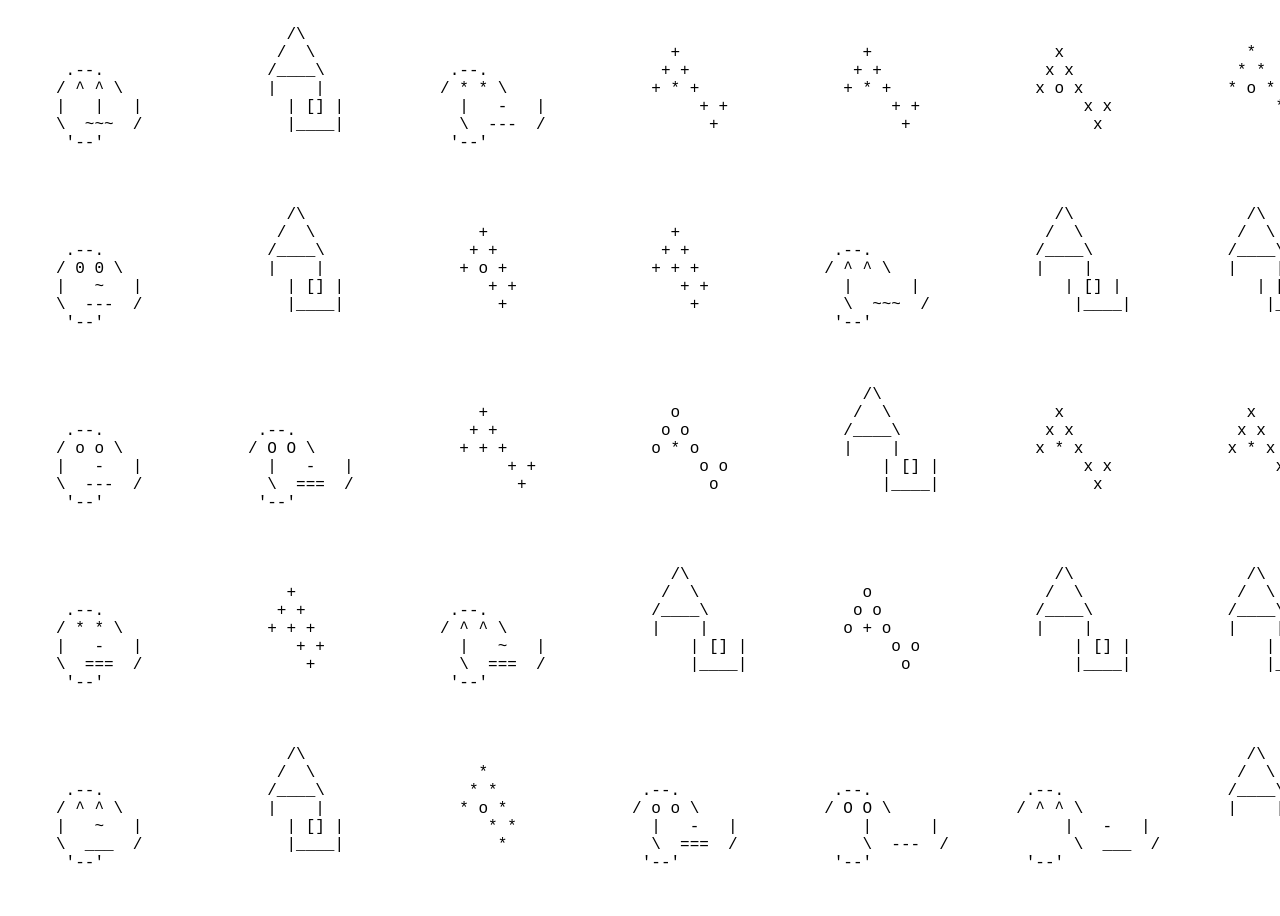
<file: index.html>
<!DOCTYPE html>
<html lang="en">
<head>
    <meta charset="UTF-8">
    <meta name="viewport" content="width=device-width, initial-scale=1.0">
    <title>Infinite ASCII Canvas</title>
    <link rel="stylesheet" href="styles.css">
</head>
<body>
    <div id="container"></div>
    <script src="script.js"></script>
</body>
</html>
</file>
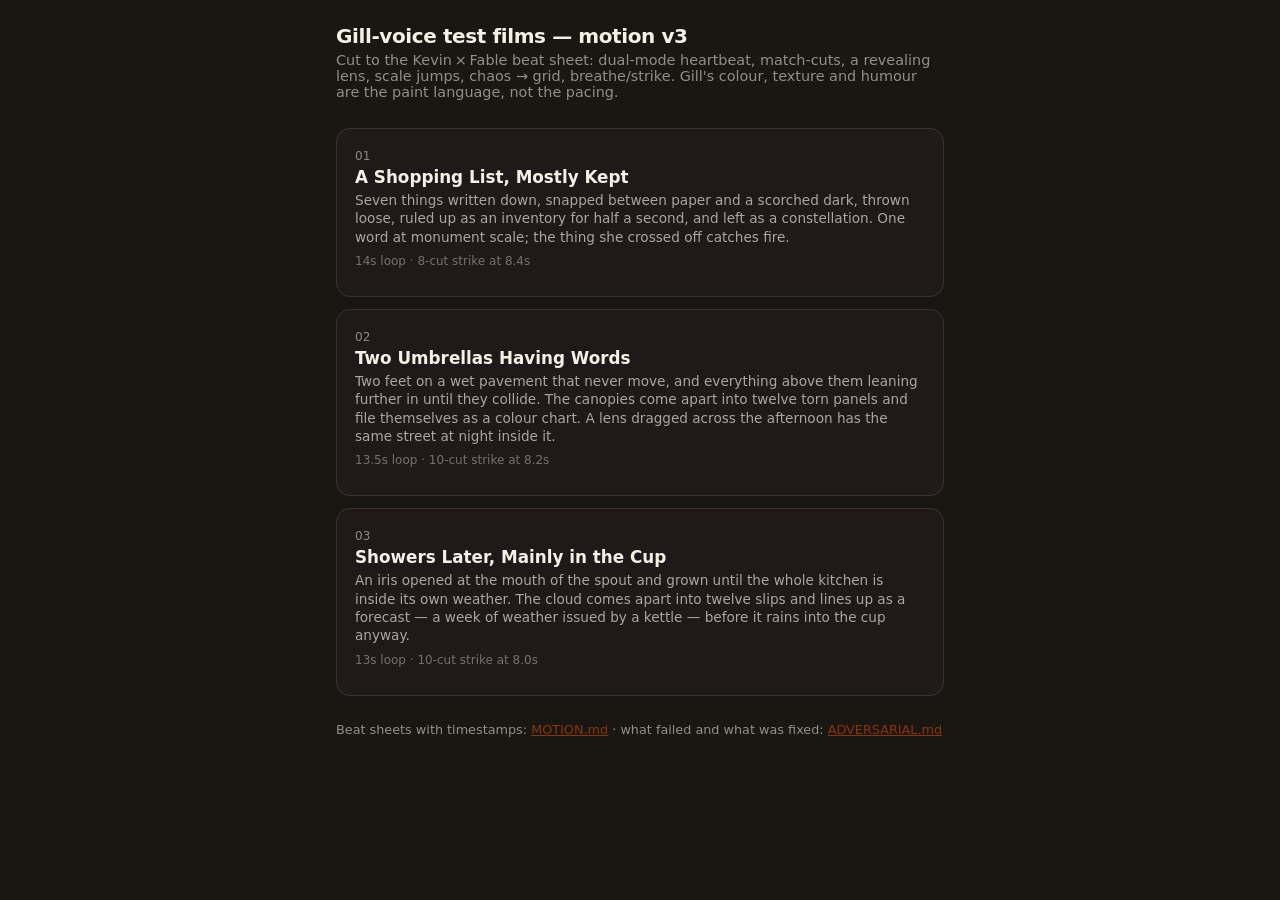
<file: gill-tests/index.html>
<!DOCTYPE html>
<html lang="en">
<head>
<meta charset="utf-8"/>
<meta name="viewport" content="width=device-width,initial-scale=1,viewport-fit=cover"/>
<title>opus-paint tests — Gill voice films</title>
<style>
  *{box-sizing:border-box}
  html,body{margin:0;padding:0;background:#1a1612;color:#F5F0E6;font-family:system-ui,-apple-system,sans-serif}
  main{max-width:640px;margin:0 auto;padding:24px 16px 48px}
  h1{font-size:1.25rem;font-weight:600;margin:0 0 4px;letter-spacing:-0.02em}
  p.sub{margin:0 0 28px;opacity:0.55;font-size:0.9rem}
  a.card{
    display:block;text-decoration:none;color:inherit;
    background:#211919;border:1px solid #3a322c;border-radius:14px;
    padding:16px 18px;margin-bottom:12px;
    transition:border-color .15s, background .15s;
  }
  a.card:active,a.card:hover{border-color:#E34F0C;background:#2a221c}
  .num{display:inline-block;font-size:0.75rem;opacity:0.5;margin-bottom:4px}
  .title{font-size:1.05rem;font-weight:600;margin:0 0 4px}
  .blurb{font-size:0.85rem;opacity:0.65;margin:0;line-height:1.35}
  .dur{font-size:0.75rem;opacity:0.4;margin-top:8px}
</style>
</head>
<body>
<main>
  <h1>Gill-voice test films — motion v3</h1>
  <p class="sub">Cut to the Kevin&thinsp;&times;&thinsp;Fable beat sheet: dual-mode heartbeat,
    match-cuts, a revealing lens, scale jumps, chaos&nbsp;&rarr;&nbsp;grid, breathe/strike.
    Gill's colour, texture and humour are the paint language, not the pacing.</p>

  <a class="card" href="01-shopping-constellation.html">
    <span class="num">01</span>
    <p class="title">A Shopping List, Mostly Kept</p>
    <p class="blurb">Seven things written down, snapped between paper and a scorched
      dark, thrown loose, ruled up as an inventory for half a second, and left as a
      constellation. One word at monument scale; the thing she crossed off catches fire.</p>
    <p class="dur">14s loop &middot; 8-cut strike at 8.4s</p>
  </a>

  <a class="card" href="02-umbrella-argument.html">
    <span class="num">02</span>
    <p class="title">Two Umbrellas Having Words</p>
    <p class="blurb">Two feet on a wet pavement that never move, and everything above
      them leaning further in until they collide. The canopies come apart into twelve
      torn panels and file themselves as a colour chart. A lens dragged across the
      afternoon has the same street at night inside it.</p>
    <p class="dur">13.5s loop &middot; 10-cut strike at 8.2s</p>
  </a>

  <a class="card" href="03-kettle-weather.html">
    <span class="num">03</span>
    <p class="title">Showers Later, Mainly in the Cup</p>
    <p class="blurb">An iris opened at the mouth of the spout and grown until the whole
      kitchen is inside its own weather. The cloud comes apart into twelve slips and
      lines up as a forecast — a week of weather issued by a kettle — before it rains
      into the cup anyway.</p>
    <p class="dur">13s loop &middot; 10-cut strike at 8.0s</p>
  </a>
  <p class="sub" style="margin:26px 0 0;font-size:0.8rem">
    Beat sheets with timestamps: <a href="MOTION.md" style="color:#E34F0C">MOTION.md</a>
    &middot; what failed and what was fixed:
    <a href="ADVERSARIAL.md" style="color:#E34F0C">ADVERSARIAL.md</a>
  </p>
</main>
</body>
</html>
</file>
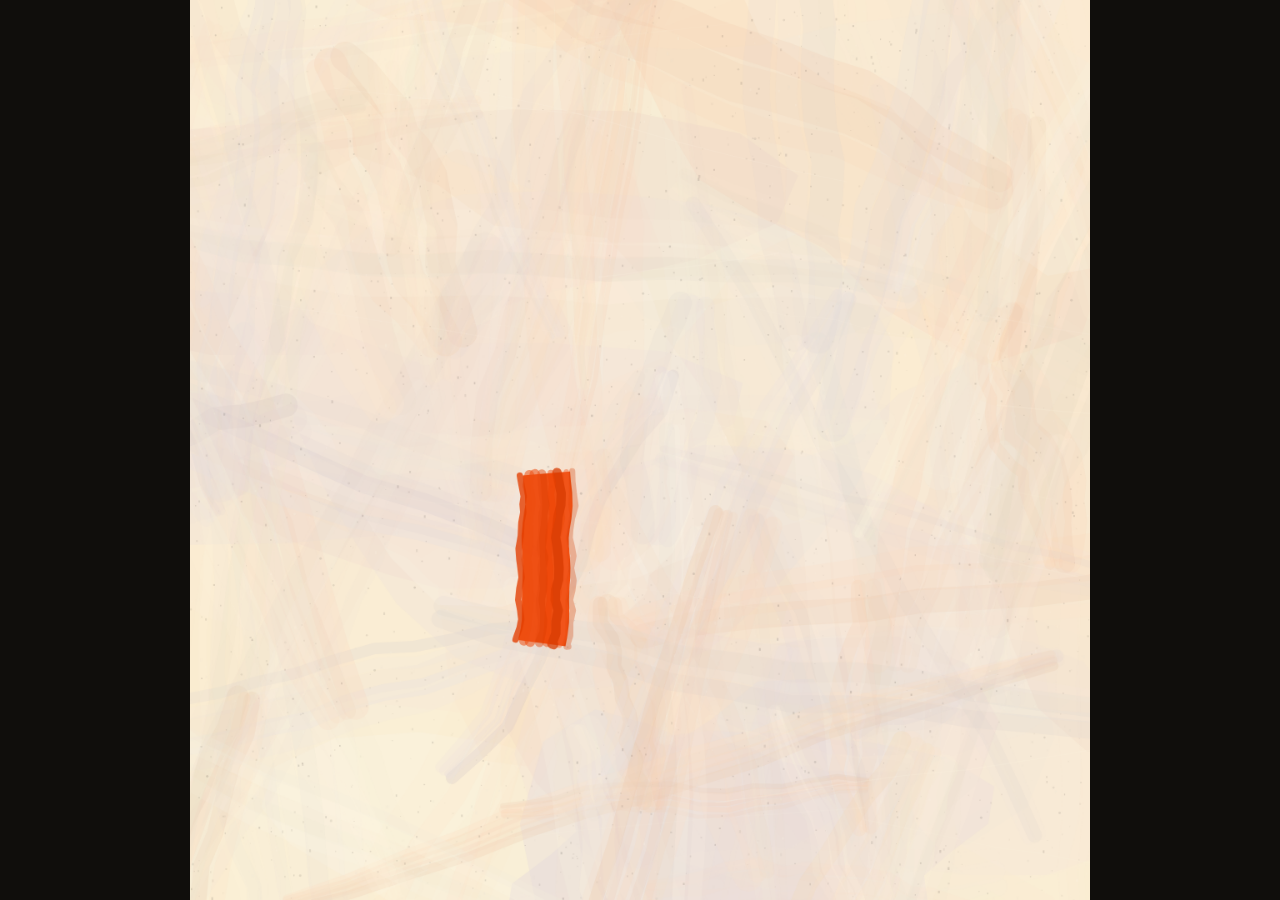
<file: opus-human-condition/index.html>
<!doctype html>
<html lang="en">
<head>
<meta charset="utf-8">
<title>a life in colour</title>
<style>
  html, body { margin:0; height:100%; background:#100e0c; overflow:hidden; }
  body { display:grid; place-items:center; }
  canvas { width:min(100vw,100vh); height:min(100vw,100vh); display:block; }
</style>
</head>
<body>
<canvas id="c" width="1080" height="1080"></canvas>
<script>
"use strict";
/* ---------------------------------------------------------------------------
   a life in colour  —  60.000s, the human condition in Gill Brophy's language
   Every frame is drawn by hand in JavaScript. No images, no fonts, no filters.
   See STYLE.md for the sampled palette and the eight rules this obeys.
--------------------------------------------------------------------------- */

const W = 1080, H = 1080;
const cv  = document.getElementById('c');
const ctx = cv.getContext('2d');

/* --- palette: twelve sampled colours, two structural darks, few accents --- */
const P = {
  cream:'#F9EFD4', warmgrey:'#E2D8DB', peach:'#F4BB8E', vermilion:'#EF4404',
  orange:'#E45728', gold:'#F4B819',    pink:'#DFA3B9',  magenta:'#C8688E',
  turquoise:'#11AFCB', denim:'#4B96BA', night:'#0A517C', leaf:'#38633D',
  ink:'#1D1818', ochre:'#6D4513',
  // accents, all sampled: Moonset sun, Jacob's Pots teal, Small Crowd pale,
  // Fields of Gold earth, the woodland dark, Path to the River sage
  sun:'#F1895C', teal:'#17826B', pale:'#FACFAE', earth:'#8F704E',
  wood:'#2C2D32', sage:'#6F967F', deepred:'#B42408', slate:'#565D56'
};

/* ------------------------------ maths -------------------------------- */
function mulberry32(a){ return function(){ a|=0; a=a+0x6D2B79F5|0;
  let t=Math.imul(a^a>>>15,1|a); t=t+Math.imul(t^t>>>7,61|t)^t;
  return ((t^t>>>14)>>>0)/4294967296; }; }
function R(seed){
  const f = mulberry32(seed>>>0 || 1);
  return { f, r:(a,b)=>a+(b-a)*f(), i:n=>Math.floor(f()*n), pick:a=>a[Math.floor(f()*a.length)] };
}
const clamp  = (v,a,b)=>v<a?a:v>b?b:v;
const smooth = t => (t=clamp(t,0,1), t*t*(3-2*t));
const eout   = t => 1-Math.pow(1-clamp(t,0,1),3);

/* ------------------------------ colour ------------------------------- */
function rgb(c){
  if (typeof c !== 'string') return c;
  return [parseInt(c.slice(1,3),16), parseInt(c.slice(3,5),16), parseInt(c.slice(5,7),16)];
}
function shade(c,a){                       // +1 toward white, -1 toward black
  const p = rgb(c), t = a>0?255:0, k = Math.abs(a);
  return [p[0]+(t-p[0])*k, p[1]+(t-p[1])*k, p[2]+(t-p[2])*k];
}
function mix(a,b,k){
  const p=rgb(a), q=rgb(b);
  return [p[0]+(q[0]-p[0])*k, p[1]+(q[1]-p[1])*k, p[2]+(q[2]-p[2])*k];
}
function css(c,a){
  const p = rgb(c);
  return 'rgba('+(p[0]|0)+','+(p[1]|0)+','+(p[2]|0)+','+(a==null?1:clamp(a,0,1))+')';
}

/* ---------------------------- geometry ------------------------------- */
// a hand-drawn line: gentle bow plus three-octave wobble, never straight
function pathLine(x0,y0,x1,y1,o,rng){
  o = o||{};
  const n = o.n||18, bow = o.bow||0, wb = o.wob==null?4:o.wob;
  const dx = x1-x0, dy = y1-y0, L = Math.hypot(dx,dy)||1;
  const nx = -dy/L, ny = dx/L;
  const p0=rng.r(0,6.28), p1=rng.r(0,6.28), p2=rng.r(0,6.28);
  const f0=0.7+rng.f()*0.8, f1=1.9+rng.f()*1.4, f2=3.7+rng.f()*2.2;
  const pts = [];
  for (let i=0;i<n;i++){
    const u = i/(n-1);
    let off = bow*Math.sin(Math.PI*u);
    off += wb*(0.62*Math.sin(f0*u*6.283+p0) + 0.28*Math.sin(f1*u*6.283+p1)
             + 0.16*Math.sin(f2*u*6.283+p2));
    pts.push({ x:x0+dx*u+nx*off, y:y0+dy*u+ny*off });
  }
  return pts;
}
function trim(pts,k){
  if (k>=1) return pts;
  if (k<=0 || !pts || pts.length<2) return null;
  const L = (pts.length-1)*k, i = Math.floor(L), f = L-i;
  const out = pts.slice(0,i+1);
  if (i+1 < pts.length){
    const a=pts[i], b=pts[i+1];
    out.push({ x:a.x+(b.x-a.x)*f, y:a.y+(b.y-a.y)*f });
  }
  return out.length>1 ? out : null;
}
function bbox(pts){
  let x0=1e9,y0=1e9,x1=-1e9,y1=-1e9;
  for (const p of pts){ if(p.x<x0)x0=p.x; if(p.x>x1)x1=p.x; if(p.y<y0)y0=p.y; if(p.y>y1)y1=p.y; }
  return { x:x0, y:y0, w:x1-x0, h:y1-y0, cx:(x0+x1)/2, cy:(y0+y1)/2 };
}
function poly(c,pts){
  c.beginPath(); c.moveTo(pts[0].x,pts[0].y);
  for (let i=1;i<pts.length;i++) c.lineTo(pts[i].x,pts[i].y);
  c.closePath();
}
function norms(pts){
  const last = pts.length-1, out = [];
  for (let i=0;i<=last;i++){
    const q=pts[Math.min(i+1,last)], s=pts[Math.max(i-1,0)];
    let dx=q.x-s.x, dy=q.y-s.y; const L=Math.hypot(dx,dy)||1;
    out.push({ nx:-dy/L, ny:dx/L });
  }
  return out;
}
// wobbly ellipse — her circles are never compass circles
function ring(cx,cy,rx,ry,rng,o){
  o=o||{};
  const n = o.n||36, wob = o.wob==null?0.035:o.wob, rot=o.rot||0;
  const p0=rng.r(0,6.28), p1=rng.r(0,6.28);
  const f0=2+rng.i(2), f1=3+rng.i(3);
  const pts=[];
  for (let i=0;i<n;i++){
    const a = i/n*6.283;
    const d = 1 + wob*(0.65*Math.sin(f0*a+p0)+0.35*Math.sin(f1*a+p1));
    const x = Math.cos(a)*rx*d, y = Math.sin(a)*ry*d;
    pts.push({ x:cx+x*Math.cos(rot)-y*Math.sin(rot), y:cy+x*Math.sin(rot)+y*Math.cos(rot) });
  }
  return pts;
}
// a block with hand-drawn edges. she has no ruler
function rectPts(x,y,w,h,rng,wob){
  wob = wob==null ? Math.min(Math.abs(w),Math.abs(h))*0.035 : wob;
  const p=[];
  const run=(ax,ay,bx,by,n)=>{ for(let i=0;i<n;i++){ const u=i/n;
    p.push({ x:ax+(bx-ax)*u+rng.r(-wob,wob), y:ay+(by-ay)*u+rng.r(-wob,wob) }); } };
  const n1=Math.max(3,Math.round(Math.abs(w)/70)), n2=Math.max(3,Math.round(Math.abs(h)/70));
  run(x,y,x+w,y,n1); run(x+w,y,x+w,y+h,n2);
  run(x+w,y+h,x,y+h,n1); run(x,y+h,x,y,n2);
  return p;
}
// pointed at both ends: petals, buds, leaves
function almondPts(cx,cy,len,wid,rot,rng,tip){
  const n=16, ca=Math.cos(rot), sa=Math.sin(rot), out=[];
  const hw = u => wid*Math.pow(Math.sin(Math.PI*clamp(u,0,1)), tip==null?0.68:tip);
  for (let i=0;i<=n;i++){
    const u=i/n, x=(u-0.5)*len, y=hw(u);
    out.push({ x:cx+x*ca-y*sa+rng.r(-1.2,1.2), y:cy+x*sa+y*ca+rng.r(-1.2,1.2) });
  }
  for (let i=n;i>=0;i--){
    const u=i/n, x=(u-0.5)*len, y=-hw(u);
    out.push({ x:cx+x*ca-y*sa+rng.r(-1.2,1.2), y:cy+x*sa+y*ca+rng.r(-1.2,1.2) });
  }
  return out;
}
// smooth silhouette through keypoints — for bottles and pots
function profAt(list,u){
  for (let i=0;i<list.length-1;i++){
    if (u <= list[i+1][0]){
      const a=list[i], b=list[i+1];
      const f=(u-a[0])/Math.max(1e-6,b[0]-a[0]);
      return a[1]+(b[1]-a[1])*(0.5-0.5*Math.cos(f*Math.PI));
    }
  }
  return list[list.length-1][1];
}

/* ------------------------- painterly primitives ---------------------- */
// a loaded brush: a solid tapered core, then bristle grain on top of it
function bristle(c,pts,w,col,rng,o){
  if (!pts || pts.length<2) return;
  o = o||{};
  const alpha = o.alpha==null?0.85:o.alpha;
  const tone  = o.tone==null?0.14:o.tone;
  const last  = pts.length-1;
  const nm    = norms(pts);
  const tp    = o.taper!==false;
  const fall  = i => tp ? 0.40+0.60*Math.sin(Math.PI*clamp(i/Math.max(1,last),0,1)) : 1;

  if (o.core!==false){
    const hw = w*(o.coreW==null?0.86:o.coreW)*0.5;
    c.fillStyle = css(col, alpha*(o.coreA==null?0.95:o.coreA));
    c.beginPath();
    for (let i=0;i<=last;i++){
      const p=pts[i], n=nm[i], h=hw*fall(i);
      const x=p.x+n.nx*h, y=p.y+n.ny*h;
      i ? c.lineTo(x,y) : c.moveTo(x,y);
    }
    for (let i=last;i>=0;i--){
      const p=pts[i], n=nm[i], h=hw*fall(i);
      c.lineTo(p.x-n.nx*h, p.y-n.ny*h);
    }
    c.closePath(); c.fill();
  }
  const bn  = o.bristles || clamp(Math.round(w/5)+2,3,11);
  const jit = o.jitter==null?w*0.07:o.jitter;
  c.lineCap = o.cap||'round'; c.lineJoin='round';
  for (let b=0;b<bn;b++){
    const u = bn===1?0:(b/(bn-1)-0.5);
    c.strokeStyle = css(shade(col,(rng.f()-0.5)*2*tone), alpha*rng.r(0.3,0.85));
    c.lineWidth = Math.max(0.7,(w/bn)*rng.r(0.7,1.6));
    c.beginPath();
    for (let i=0;i<=last;i++){
      const p=pts[i], n=nm[i];
      const e = u*w*0.94*fall(i) + (rng.f()-0.5)*jit;
      const x = p.x+n.nx*e, y = p.y+n.ny*e;
      i ? c.lineTo(x,y) : c.moveTo(x,y);
    }
    c.stroke();
  }
}
// dark flecks laid into the paint (Small Crowd, Mirror Mirror, Growth)
function speckle(c,bb,col,n,rng,o){
  o=o||{};
  const amin=o.amin==null?0.10:o.amin, amax=o.amax==null?0.42:o.amax;
  for (let i=0;i<n;i++){
    const x = bb.x+rng.f()*bb.w, y = bb.y+rng.f()*bb.h;
    const s = rng.r(o.smin||0.8, o.smax||2.8);
    c.fillStyle = css(shade(col,(rng.f()-0.5)*0.3), rng.r(amin,amax));
    if (rng.f()<0.18) { c.beginPath(); c.arc(x,y,s*0.7,0,6.283); c.fill(); }
    else c.fillRect(x,y,s,s*rng.r(0.7,1.7));
  }
}
// sgraffito: fine lines raked back through paint that is still wet
function scratch(c,bb,col,n,rng,o){
  o=o||{};
  for (let i=0;i<n;i++){
    const x = bb.x+rng.f()*bb.w, y = bb.y+rng.f()*bb.h;
    const len = rng.r(o.lmin||bb.w*0.12, o.lmax||bb.w*0.5);
    const a  = (o.ang==null?0:o.ang)+rng.r(-0.22,0.22);
    const pts = pathLine(x,y,x+Math.cos(a)*len,y+Math.sin(a)*len,{n:8,wob:rng.r(1,4)},rng);
    c.strokeStyle = css(col, rng.r(o.amin||0.10,o.amax||0.40));
    c.lineWidth = rng.r(0.6,1.9); c.lineCap='round';
    c.beginPath(); c.moveTo(pts[0].x,pts[0].y);
    for (let j=1;j<pts.length;j++) c.lineTo(pts[j].x,pts[j].y);
    c.stroke();
  }
}
// fill a shape the way she fills one: base coat, then short loaded patches
// with real ends and a wide tonal spread. a minority run across the grain.
function paintShape(c,pts,col,rng,o){
  o=o||{};
  const bb = bbox(pts);
  c.save();
  poly(c,pts); c.clip();
  c.fillStyle = css(shade(col,-0.04), o.base==null?1:o.base);
  c.fillRect(bb.x-3,bb.y-3,bb.w+6,bb.h+6);
  const dir0 = o.dir==null?Math.PI/2:o.dir;
  const diag = Math.hypot(bb.w,bb.h);
  const n = o.strokes || clamp(Math.round(bb.w*bb.h/2200),8,120);
  for (let i=0;i<n;i++){
    const cross = rng.f() < (o.cross==null?0.24:o.cross);
    const dir = dir0 + (cross?1.5708:0) + rng.r(-0.34,0.34);
    const dxu = Math.cos(dir), dyu = Math.sin(dir);
    const len = diag*rng.r(0.15, o.long==null?0.58:o.long);
    const mx  = bb.x+rng.f()*bb.w, my = bb.y+rng.f()*bb.h;
    const pl  = pathLine(mx-dxu*len/2,my-dyu*len/2,mx+dxu*len/2,my+dyu*len/2,
                         {n:9,wob:rng.r(1,1+len*0.05)},rng);
    const cc  = o.mixWith ? mix(col,o.mixWith,rng.f()*(o.mixK==null?0.5:o.mixK)) : col;
    bristle(c,pl,rng.r(o.bw||9,(o.bw||9)*2.6),
            shade(cc,(rng.f()-0.5)*2*(o.tone==null?0.2:o.tone)),rng,
            { alpha:rng.r(0.22,0.9), bristles:3, tone:0.1,
              core:rng.f()<0.6, coreA:0.7, jitter:2 });
  }
  if (o.speck) speckle(c,bb,o.speckCol||P.ink,o.speck,rng,{amin:0.06,amax:0.32});
  if (o.crack) scratch(c,bb,o.crackCol||P.ink,o.crack,rng,
                       {ang:o.crackAng==null?1.5708:o.crackAng,amin:0.1,amax:0.34,
                        lmin:bb.h*0.06,lmax:bb.h*0.3});
  if (o.scratch) scratch(c,bb,o.scratchCol||shade(col,0.55),o.scratch,rng,{ang:o.scratchAng||0});
  c.restore();
}
// edge treatment 1: a loaded ink contour of visibly varying width
function inkContour(c,pts,w,col,rng,k,o){
  o=o||{};
  const closed = pts.concat([pts[0]]);
  const cut = Math.max(2,Math.round(closed.length*clamp(k==null?1:k,0,1)));
  const seg = closed.slice(0,cut);
  for (let i=0;i<seg.length-1;i++){
    const a=seg[i], b=seg[i+1];
    c.strokeStyle = css(shade(col,(rng.f()-0.5)*0.22), rng.r(o.amin||0.55,o.amax||0.95));
    c.lineWidth = w*rng.r(0.5,1.8);
    c.lineCap='round';
    c.beginPath();
    c.moveTo(a.x+(rng.f()-0.5)*w*0.5, a.y+(rng.f()-0.5)*w*0.5);
    c.lineTo(b.x+(rng.f()-0.5)*w*0.5, b.y+(rng.f()-0.5)*w*0.5);
    c.stroke();
  }
}
// edge treatment 2: a soft charcoal bloom pushed outward, no line at all.
// clipped to the outside of the shape, so it never muddies what it surrounds.
// broad overlapping dabs at low alpha, thicker in some places than others.
function charcoalHalo(c,pts,spread,col,rng,alpha){
  const a = alpha==null?0.3:alpha;
  const bb = bbox(pts);
  c.save();
  c.beginPath();
  c.rect(0,0,W,H);
  c.moveTo(pts[0].x,pts[0].y);
  for (let i=1;i<pts.length;i++) c.lineTo(pts[i].x,pts[i].y);
  c.closePath();
  c.clip('evenodd');
  // the bloom itself: the shape swollen outward in thin coats, so the
  // darkness falls away smoothly instead of sitting in a ring
  const m = Math.max(bb.w,bb.h)||1;
  for (let pass=6; pass>=1; pass--){
    const g = pass/6;
    const s = 1 + (spread*2.1*g)/m;
    c.save();
    c.translate(bb.cx,bb.cy); c.scale(s,s); c.translate(-bb.cx,-bb.cy);
    poly(c,pts);
    c.fillStyle = css(col, a*0.17*(1.15-g));
    c.fill();
    c.restore();
  }
  // and grain scattered through it, so it reads as charcoal and not as glow
  const n = clamp(Math.round((bb.w+bb.h)/8),30,180);
  for (let i=0;i<n;i++){
    const t = i/n*pts.length;
    const j = Math.floor(t)%pts.length, f = t-Math.floor(t);
    const p = pts[j], q = pts[(j+1)%pts.length];
    const mx = p.x+(q.x-p.x)*f, my = p.y+(q.y-p.y)*f;
    let dx = mx-bb.cx, dy = my-bb.cy;
    const L = Math.hypot(dx,dy)||1; dx/=L; dy/=L;
    const e = rng.r(-spread*0.1, spread*1.05);
    const s = rng.r(spread*0.06, spread*0.3);
    c.fillStyle = css(col, a*rng.r(0.1,0.5)*(1-clamp(e/spread,0,1)*0.8));
    c.beginPath();
    c.ellipse(mx+dx*e, my+dy*e, s, s*rng.r(0.6,1.5), rng.r(0,3.14), 0, 6.283);
    c.fill();
  }
  c.restore();
}
// one continuous charcoal line right round a shape, weight varying as it goes
function contourLine(c,pts,w,col,rng,k,alpha){
  const t = trim(pts.concat([pts[0]]), k==null?1:k);
  if (!t) return;
  bristle(c,t,w,col,rng,{ alpha:alpha==null?0.82:alpha, bristles:2, tone:0.22,
                          taper:false, jitter:w*0.55, coreA:0.88 });
}
// gravity left in the picture (Moonset)
function drip(c,x,y,len,w,col,rng,k){
  const L = len*clamp(k,0,1);
  const pts = pathLine(x,y,x+rng.r(-5,5),y+L,{n:12,wob:1.4},rng);
  bristle(c,pts,w,col,rng,{alpha:0.5,bristles:2,taper:false,jitter:w*0.3,coreA:0.6});
  if (k>0.85){
    c.fillStyle = css(shade(col,-0.1),0.45);
    c.beginPath(); c.arc(pts[pts.length-1].x,pts[pts.length-1].y,w*0.55,0,6.283); c.fill();
  }
}
// paint arriving with a ragged edge, never a hard wipe
function revealClip(c,x0,x1,bot,top,k,rng){
  const y = bot-(bot-top)*smooth(clamp(k,0,1));
  const p = [{x:x0,y:bot+30},{x:x1,y:bot+30}];
  for (let i=0;i<=9;i++){
    const u = 1-i/9;
    p.push({ x:x0+(x1-x0)*u, y:y+rng.r(-22,22) });
  }
  poly(c,p); c.clip();
}

/* ------------------------------ grounds ------------------------------ */
// never a flat fill: broad patches of mixed colour, then scumble both ways
function ground(c,cols,rng,o){
  o = o||{};
  c.fillStyle = css(cols[0]); c.fillRect(0,0,W,H);
  const np = o.patches==null?28:o.patches;
  for (let i=0;i<np;i++){
    const pp = ring(rng.r(-90,W+90),rng.r(-90,H+90),rng.r(130,440),rng.r(100,400),rng,{n:22,wob:0.3});
    const b2 = bbox(pp);
    c.save(); poly(c,pp); c.clip();
    c.fillStyle = css(mix(rng.pick(cols),rng.pick(cols),rng.f()), rng.r(0.12,0.45));
    c.fillRect(b2.x,b2.y,b2.w,b2.h);
    c.restore();
  }
  const dir = o.dir==null?Math.PI/2:o.dir;
  const n = o.strokes||100;
  for (let i=0;i<n;i++){
    const col = mix(rng.pick(cols), rng.pick(cols), rng.f());
    const cross = rng.f() < (o.cross==null?0.3:o.cross);
    const d = dir + (cross?1.5708:0) + rng.r(-(o.spread==null?0.3:o.spread),(o.spread==null?0.3:o.spread));
    const len = rng.r(H*0.22,H*0.95);
    const mx  = rng.r(-60,W+60), my = rng.r(-60,H+60);
    const pl  = pathLine(mx-Math.cos(d)*len/2,my-Math.sin(d)*len/2,
                         mx+Math.cos(d)*len/2,my+Math.sin(d)*len/2,
                         {n:14,wob:rng.r(3,18)},rng);
    bristle(c,pl,rng.r(30,110),col,rng,
            { alpha:rng.r(0.10,0.4), bristles:rng.i(3)+3, tone:0.1, core:false });
  }
  const full = { x:0, y:0, w:W, h:H, cx:W/2, cy:H/2 };
  if (o.speck !== 0) speckle(c,full,o.speckCol||P.ink,o.speck||1800,rng,{amin:0.03,amax:0.14,smin:0.7,smax:2.2});
  if (o.light !== 0) speckle(c,full,shade(cols[0],0.5),o.light||900,rng,{amin:0.04,amax:0.18,smin:0.8,smax:2.6});
  if (o.scratch) scratch(c,full,o.scratchCol||shade(cols[0],0.4),o.scratch,rng,
                         {ang:o.scratchAng||0,amin:0.04,amax:0.16});
}

/* --------------------------- her vocabulary -------------------------- */
// a slab person: tapered column, round head on top, no feet, no hands
function slabPts(x,top,bot,wTop,wBot,rng){
  const p=[];
  const wob = ()=> (rng.f()-0.5)*wTop*0.09;
  const capH = wTop*0.32;
  for (let i=0;i<=10;i++){
    const u=i/10, a=Math.PI*(1-u);
    p.push({ x:x+Math.cos(a)*(wTop/2)+wob(), y:top+capH-Math.sin(a)*capH+wob() });
  }
  for (let i=1;i<=13;i++){
    const u=i/13;
    p.push({ x:x+(wTop/2)+((wBot-wTop)/2)*u+wob(), y:top+capH+(bot-top-capH)*u });
  }
  for (let i=1;i<=4;i++){ const u=i/4; p.push({ x:x+wBot/2-wBot*u, y:bot+wob()*2 }); }
  for (let i=1;i<13;i++){
    const u=1-i/13;
    p.push({ x:x-((wTop/2)+((wBot-wTop)/2)*u)+wob(), y:top+capH+(bot-top-capH)*u });
  }
  return p;
}
function slabFigure(c,o,rng,k){
  k = k==null?1:k;
  if (k<=0) return;
  const w = o.w, r = w*(o.headR==null?0.46:o.headR);
  const headY = o.headY, bot = o.bot;
  // the head sits straight on the shoulders. she never paints a neck
  const bodyTop = headY + r*(o.sit==null?0.74:o.sit);
  const body = slabPts(o.x, bodyTop, bot, w*(o.taper==null?0.9:o.taper), w*(o.flare==null?1.05:o.flare), rng);
  const head = ring(o.x+(o.headDx||0), headY, r, r*rng.r(1.0,1.13), rng, {n:28,wob:0.055});
  const col  = o.col||P.peach;
  const sp   = o.speck==null?Math.round(w*0.5):o.speck;

  c.save();
  revealClip(c, o.x-w*1.5, o.x+w*1.5, bot+8, Math.min(headY-r*1.25,bodyTop), k, rng);
  c.globalAlpha = clamp(k*2.4,0,1);

  if (o.halo) charcoalHalo(c,body,o.halo,P.ink,rng,0.24);
  paintShape(c,body,col,rng,{ dir:Math.PI/2, bw:7, tone:0.17, long:0.5,
                              mixWith:o.mixWith||shade(col,0.26), mixK:0.6,
                              speck:sp, speckCol:P.ink,
                              crack:o.crack||0, crackAng:0.1 });
  if (o.ink!==false) inkContour(c,body,o.inkW||3.1,o.inkCol||P.ink,rng,1,{amin:0.35,amax:0.85});
  paintShape(c,head,mix(col,shade(col,0.14),0.5),rng,{ dir:1.1, bw:6, tone:0.14, long:0.55,
                              speck:Math.round(sp*0.45), speckCol:P.ink });
  if (o.ink!==false) inkContour(c,head,o.inkW||3.1,o.inkCol||P.ink,rng,1,{amin:0.35,amax:0.85});
  if (o.face) face(c,{ x:o.x+(o.headDx||0), y:headY, r:r },rng,o.face);
  c.restore();
}
// three marks and no more: dot eyes, a line mouth, a blushed cheek
function face(c,o,rng,k){
  k = clamp(k,0,1);
  const r = o.r;
  if (k>0.05){
    const a = clamp((k-0.05)/0.3,0,1);
    for (const s of [-1,1]){
      c.fillStyle = css(P.magenta, 0.32*a);
      c.beginPath(); c.ellipse(o.x+s*r*0.52, o.y+r*0.18, r*0.27, r*0.19, 0, 0, 6.283); c.fill();
      c.fillStyle = css(P.magenta, 0.17*a);
      c.beginPath(); c.ellipse(o.x+s*r*0.52, o.y+r*0.18, r*0.37, r*0.27, 0, 0, 6.283); c.fill();
    }
  }
  if (k>0.28){
    const a = clamp((k-0.28)/0.3,0,1);
    for (const s of [-1,1]){
      c.fillStyle = css(P.ink, 0.88*a);
      c.beginPath();
      c.ellipse(o.x+s*r*0.27+rng.r(-1.5,1.5), o.y-r*0.13,
                r*0.075*rng.r(0.85,1.2), r*0.092, rng.r(-0.3,0.3), 0, 6.283);
      c.fill();
    }
  }
  if (k>0.58){
    const a = clamp((k-0.58)/0.3,0,1);
    const mp = pathLine(o.x-r*0.23, o.y+r*0.43, o.x+r*0.23, o.y+r*0.43, {n:9,bow:r*0.14,wob:1.2}, rng);
    bristle(c,mp,3.0,P.ink,rng,{alpha:0.85*a,bristles:2,coreA:0.9});
  }
}
// tulips: petals splaying from where the stem ends. small spread = an upright
// bud, wide spread = an open head hanging over. both get an ink contour.
function tulipHead(c,o,rng,k){
  k = clamp(k==null?1:k,0,1);
  if (k<=0.02) return;
  const g = eout(k);
  const r = o.r*(0.5+0.5*g);
  const open = (o.open==null?0.3:o.open);
  const np = o.petals||3;
  const axis = o.rot||0;
  const col = o.col||P.orange;
  const set = [];
  for (let i=0;i<np;i++){
    const spread = np>1 ? (i-(np-1)/2)/(np-1) : 0;
    const a   = axis + spread*(0.40+open*1.45);
    // narrow, pointed, and longest down the middle: a tulip, not a daisy
    const len = r*(1.14-Math.abs(spread)*0.34)*rng.r(0.93,1.07);
    const wid = r*(0.20+open*0.10)*rng.r(0.88,1.12);
    const mx = o.cx+Math.cos(a)*len*0.46, my = o.cy+Math.sin(a)*len*0.46;
    set.push({ pts:almondPts(mx,my,len,wid,a,rng,0.88), a });
  }
  for (const q of set){
    paintShape(c,q.pts,col,rng,{ dir:q.a, bw:6, tone:0.22, long:0.7, cross:0.14,
                                 mixWith:o.mixWith||P.vermilion, mixK:0.7,
                                 speck:7, speckCol:P.deepred });
    // the darker throat, at the end nearest the stem
    c.save(); poly(c,q.pts); c.clip();
    const th = almondPts(o.cx+Math.cos(q.a)*r*0.16, o.cy+Math.sin(q.a)*r*0.16,
                         r*0.56, r*0.13, q.a, rng, 0.9);
    paintShape(c,th,shade(col,-0.42),rng,{ dir:q.a, bw:5, base:0.5, strokes:7 });
    c.restore();
  }
  for (const q of set) contourLine(c,q.pts,o.inkW||3.2,P.ink,rng,1,0.85);
  if (o.filament){
    for (let i=0;i<5;i++){
      const a = axis+rng.r(-0.5,0.5);
      const pl = pathLine(o.cx,o.cy,o.cx+Math.cos(a)*r*rng.r(0.5,1.0),
                                    o.cy+Math.sin(a)*r*rng.r(0.5,1.0),{n:8,wob:3},rng);
      bristle(c,pl,1.8,P.gold,rng,{alpha:rng.r(0.3,0.7),bristles:1,coreA:0.9});
    }
  }
}
function stem(c,o,rng,k){
  const pts = pathLine(o.x0,o.y0,o.x1,o.y1,{n:22,bow:o.bow||0,wob:o.wob==null?5:o.wob},rng);
  const t = trim(pts,k);
  if (!t) return;
  bristle(c,t,o.w||11,o.col||P.leaf,rng,{alpha:0.92,bristles:4,tone:0.2,taper:false,coreA:0.95});
  inkContour(c,t,2.0,P.ink,rng,1,{amin:0.2,amax:0.55});
  if (o.leaf && k>0.5){
    const lk = clamp((k-0.5)/0.5,0,1);
    const i = Math.floor(t.length*0.55), p = t[i]||t[0];
    const dir = o.leafDir==null?-0.7:o.leafDir;
    const len = 190*lk, wid = 30*lk;
    const lp = almondPts(p.x+Math.cos(dir)*len*0.45, p.y+Math.sin(dir)*len*0.45,
                         len, wid, dir, rng, 0.6);
    paintShape(c,lp,mix(P.leaf,P.sage,0.45),rng,{dir:dir,bw:5,strokes:12,long:0.8});
    contourLine(c,lp,2.4,P.ink,rng,1,0.5);
  }
}
// the broad five-petal flower with a white star centre (Flora — In the Pink)
function petalFlower(c,o,rng,k){
  k = clamp(k,0,1);
  if (k<=0.02) return;
  const n = o.n||5, Rr = o.r;
  // a big flower can be laid petal by petal, each one a mark of its own, so
  // the paint dries as it goes instead of being redrawn whole every frame
  const one = o.only==null ? -1 : o.only;
  const petals = [];
  if (!o.coreOnly) for (let i=(one<0?0:one); i<=(one<0?n-1:one); i++){
    const a  = (i/n)*6.283 + (o.rot||0);
    const kk = one<0 ? clamp((k-i*0.055)/0.55,0,1) : k;
    if (kk<=0.02) continue;
    const g  = eout(kk);
    const len = Rr*g*rng.r(0.95,1.1), wid = Rr*0.56*g*rng.r(0.9,1.12);
    const cx = o.cx+Math.cos(a)*len*0.54, cy = o.cy+Math.sin(a)*len*0.54;
    const pp = almondPts(cx,cy,len*1.02,wid,a,rng,0.42);
    petals.push({pp,a,g});
  }
  // the big ones get the smudged bloom; daisies are too small to want one
  if (!o.small) for (const q of petals) charcoalHalo(c,q.pp,34,P.ink,rng,0.42);
  for (const q of petals){
    paintShape(c,q.pp,o.col||P.pink,rng,{ dir:q.a, bw:7, tone:0.15, long:0.8, cross:0.1,
                                          mixWith:shade(o.col||P.pink,0.42), mixK:0.75,
                                          strokes:o.small?10:30 });
    c.save(); poly(c,q.pp); c.clip();
    for (let j=0;j<(o.small?4:11);j++){
      const sp = rng.r(-0.3,0.3);
      const L  = Rr*rng.r(0.3,0.8)*q.g;
      const pl = pathLine(o.cx,o.cy,o.cx+Math.cos(q.a+sp)*L,o.cy+Math.sin(q.a+sp)*L,{n:10,wob:3},rng);
      bristle(c,pl,rng.r(7,20),o.hot||P.magenta,rng,
              {alpha:rng.r(0.3,0.7),bristles:3,tone:0.18,core:false});
    }
    c.restore();
  }
  // the pale radiating centre, put in once the petals are there
  const a = o.coreOnly ? k : (one<0 ? clamp((k-0.5)/0.4,0,1) : 0);
  if (a>0.02){
    for (let j=0;j<(o.small?4:9);j++){
      const ang = rng.r(0,6.283), L = Rr*rng.r(0.06,0.3);
      const pl = pathLine(o.cx,o.cy,o.cx+Math.cos(ang)*L,o.cy+Math.sin(ang)*L,{n:6,wob:2},rng);
      bristle(c,pl,rng.r(4,13),shade(P.cream,0.58),rng,{alpha:0.85*a,bristles:2});
    }
  }
}
// bottles and pots as overlapping contours — you see through one into the next
const PROFILES = {
  bottle: [[0,0.90],[0.10,1.0],[0.40,0.96],[0.54,0.52],[0.66,0.26],[0.92,0.24],[1,0.30]],
  pot:    [[0,0.60],[0.20,0.93],[0.52,1.0],[0.80,0.85],[1,0.70]],
  vase:   [[0,0.40],[0.18,0.86],[0.44,1.0],[0.66,0.90],[0.86,0.46],[1,0.54]],
  bowl:   [[0,0.34],[0.42,0.70],[0.78,0.94],[1,1.0]],
  tumbler:[[0,0.86],[0.5,0.92],[1,0.99]]
};
function vesselPts(o,rng){
  const list = PROFILES[o.shape||'bottle'];
  const n = 40, left = [], right = [];
  for (let i=0;i<=n;i++){
    const u = i/n;
    const r = o.w*profAt(list,u)*0.5*(1+0.012*Math.sin(u*13+o.cx*0.01));
    const y = o.baseY - o.h*u;
    left.push({ x:o.cx-r+rng.r(-2,2), y:y+rng.r(-1.5,1.5) });
    right.push({ x:o.cx+r+rng.r(-2,2), y:y+rng.r(-1.5,1.5) });
  }
  return left.concat(right.reverse());
}
function vessel(c,o,rng,k){
  const pts = o.pts || vesselPts(o,rng);
  if (o.wash){
    c.save(); poly(c,pts); c.clip();
    c.globalAlpha = clamp(k*1.6,0,1);
    paintShape(c,pts,o.col||P.warmgrey,rng,{ dir:Math.PI/2, bw:11, base:o.washA==null?0.62:o.washA,
                                             strokes:30, tone:0.14, long:0.75, cross:0.16 });
    // one pale highlight down the shoulder, as glass gets
    const bb = bbox(pts);
    const hl = pathLine(bb.x+bb.w*0.3,bb.y+bb.h*0.12,bb.x+bb.w*0.24,bb.y+bb.h*0.88,{n:14,wob:6},rng);
    bristle(c,hl,bb.w*0.11,shade(P.cream,0.5),rng,{alpha:0.3,bristles:3,core:false});
    c.restore();
  }
  c.globalAlpha = clamp(k*1.4,0,1);
  contourLine(c,pts,o.inkW||4.2,o.inkCol||'#33302E',rng,k,0.85);
  c.globalAlpha = 1;
  return pts;
}
// the disc: sun, moon, fruit, a tree's head, or a head behind bars
function disc(c,o,rng,k){
  k = clamp(k,0,1);
  if (k<=0.02) return null;
  const r = o.r*(0.84+0.16*eout(k));
  const pts = ring(o.cx,o.cy,r,r*rng.r(0.97,1.03),rng,{n:o.n||44,wob:o.wob==null?0.025:o.wob});
  c.save();
  c.globalAlpha = clamp(k*1.9,0,1);
  if (o.halo) charcoalHalo(c,pts,o.halo,o.haloCol||P.ink,rng,0.34);
  paintShape(c,pts,o.col,rng,{ dir:o.dir==null?0.5:o.dir, bw:o.bw||9, tone:0.19, long:0.55,
                               mixWith:o.mixWith, mixK:o.mixK==null?0.7:o.mixK,
                               speck:o.speck||0, speckCol:P.ink,
                               scratch:o.scratch||0, scratchCol:o.scratchCol, scratchAng:o.scratchAng });
  if (o.ink) inkContour(c,pts,o.inkW||3.4,P.ink,rng,1,{amin:0.4,amax:0.88});
  c.restore();
  return pts;
}

/* ============================== SCENES ============================== */
/* Each scene is a list of marks in painting order. A mark is
   { at, grow, seed, f(ctx,k,rng) } with at/grow in seconds of scene time.
   Completed marks are baked into the scene's buffer, so paint accumulates
   the way paint does and the per-frame cost stays small. */

function builder(base){
  const marks = []; let n = 0;
  return {
    marks,
    add(at,grow,f){ marks.push({ at, grow, seed:(base*7919 + (++n)*104729)>>>0, f }); }
  };
}

const SCENES = [];

/* --- 1. ALONE / FIRST MARK --------------------------------------- 6.0s */
const OPEN_GROUND = c => ground(c,[P.cream,P.warmgrey,P.pale,shade(P.cream,0.4)],R(101),
                                { dir:Math.PI/2, spread:0.5, cross:0.34, strokes:96, patches:34,
                                  speck:1500, light:1100, scratch:20, scratchAng:0.05 });
SCENES.push({
  name:'alone / first mark', dur:6.0,
  ground: OPEN_GROUND,
  build(){
    const b = builder(1);
    // the first colour: one vermilion stroke, laid slowly, unsure
    b.add(1.00,1.45,(c,k,rng)=>{
      const pl = pathLine(430,568,438,884,{n:26,bow:10,wob:7},rng);
      bristle(c,trim(pl,k),66,P.vermilion,rng,
              {alpha:0.95,bristles:8,tone:0.17,taper:false,jitter:4,coreA:0.98});
    });
    b.add(2.55,0.80,(c,k,rng)=>{
      const hd = ring(430,520,54,60,rng,{n:28,wob:0.055});
      c.globalAlpha = clamp(k*1.8,0,1);
      paintShape(c,hd,mix(P.peach,P.pale,0.4),rng,{dir:1.0,bw:6,speck:12,speckCol:P.ink,long:0.6});
      c.globalAlpha = 1;
    });
    b.add(3.30,0.95,(c,k,rng)=>{
      const bd = slabPts(434,556,884,76,88,rng);
      const hd = ring(430,520,54,60,rng,{n:28,wob:0.055});
      inkContour(c,bd,3.4,P.ink,rng,k,{amin:0.3,amax:0.8});
      inkContour(c,hd,3.1,P.ink,rng,clamp(k*1.5,0,1),{amin:0.3,amax:0.8});
    });
    b.add(4.00,0.85,(c,k,rng)=>{   // the shadow it stands in
      c.globalAlpha = k;
      const sh = ring(436,892,98,18,rng,{n:24,wob:0.17});
      paintShape(c,sh,P.ink,rng,{dir:0,bw:6,base:0.15,strokes:8,tone:0.1});
      const bd = slabPts(434,556,884,76,88,rng);
      c.save(); poly(c,bd); c.clip();
      speckle(c,bbox(bd),P.ink,60,rng,{amin:0.06,amax:0.26});
      c.restore();
      c.globalAlpha = 1;
    });
    // far off to the right: somebody else exists
    b.add(4.55,1.20,(c,k,rng)=>{
      c.globalAlpha = 0.36*clamp(k,0,1);
      slabFigure(c,{ x:816, headY:700, bot:884, w:46, col:P.peach, ink:true, inkW:2.2, speck:10 },rng,1);
      c.globalAlpha = 1;
    });
    return b.marks;
  }
});

/* --- 2. CROWD / BELONGING --------------------------------------- 6.5s */
SCENES.push({
  name:'crowd / belonging', dur:6.5,
  ground: c => ground(c,[P.vermilion,'#D52E04',P.deepred,'#F2600F'],R(202),
                      { dir:Math.PI/2, spread:0.6, cross:0.3, strokes:110, patches:32,
                        speck:2600, light:600, speckCol:'#571806' }),
  build(){
    const b = builder(2);
    const rng = R(9001);
    // back rank first, then forward. they stand shoulder to shoulder, touching,
    // and the frame cuts them off at both edges
    const rows = [
      { y:894, n:14, hmin:480, hmax:830, w:[56,108], t0:0.10, t1:3.0, halo:0 },
      { y:928, n:12, hmin:330, hmax:570, w:[50,92],  t0:1.5,  t1:4.4, halo:0 },
      { y:956, n:9,  hmin:170, hmax:330, w:[42,70],  t0:3.0,  t1:5.2, halo:0 }
    ];
    for (const row of rows){
      for (let i=0;i<row.n;i++){
        const u  = (i+rng.r(0.25,0.75))/row.n;
        const x  = -50 + u*(W+100) + rng.r(-14,14);
        const w  = rng.r(row.w[0],row.w[1]);
        const h  = rng.r(row.hmin,row.hmax);
        const hr = rng.r(0.40,0.52);   // head about as wide as the shoulders
        const at = row.t0 + (row.t1-row.t0)*(i/row.n) + rng.r(-0.1,0.1);
        const col = mix(P.pale,P.peach,rng.f()*0.85);
        b.add(Math.max(0.05,at),0.55,(c,k,rg)=>{
          slabFigure(c,{ x, headY:row.y-h, bot:row.y, w, col, headR:hr,
                         taper:rng.r(0.88,1.0), flare:rng.r(1.06,1.24),
                         ink:true, inkW:3.1, halo:row.halo,
                         speck:Math.round(w*0.8) },rg,k);
        });
      }
    }
    // one child squeezes in at the very front, late
    b.add(5.10,0.60,(c,k,rng)=>{
      slabFigure(c,{ x:556, headY:800, bot:976, w:64, col:P.pale, headR:0.6,
                     taper:0.8, ink:true, inkW:2.9 },rng,k);
    });
    return b.marks;
  }
});

/* --- 3. FAMILY / KIN -------------------------------------------- 6.5s */
SCENES.push({
  name:'family / kin', dur:6.5,
  ground: c => ground(c,['#6E5C56','#3D4243','#907874','#2B2725'],R(303),
                      { dir:Math.PI/2, spread:0.35, cross:0.22, strokes:110, patches:30,
                        speck:1700, light:1200, speckCol:'#161211' }),
  build(){
    const b = builder(3);
    const heads = [ {x:196,y:322,r:148}, {x:540,y:292,r:162}, {x:880,y:316,r:152} ];
    const bands = [ P.warmgrey, P.denim, mix(P.turquoise,P.warmgrey,0.4) ];
    // legs: repeated rounded columns, the flat pattern under everything
    b.add(0.15,1.30,(c,k,rng)=>{
      for (let i=0;i<6;i++){
        const kk = clamp((k-i*0.10)/0.5,0,1);
        if (kk<=0) continue;
        const x = 92+i*182+rng.r(-12,12);
        const lp = slabPts(x,700,1112,152,170,rng);
        c.save();
        revealClip(c,x-112,x+112,1112,700,kk,rng);
        paintShape(c,lp,mix('#D6A98A',P.peach,rng.f()*0.5),rng,{dir:Math.PI/2,bw:8,tone:0.16,
                   long:0.5,mixWith:'#B5876B',mixK:0.6,speck:30,speckCol:P.ink,crack:8});
        const kn = ring(x+rng.r(-8,8),884,58,48,rng,{n:24,wob:0.11});
        paintShape(c,kn,mix(P.pink,'#E0B79A',0.5),rng,{dir:0.6,bw:5,base:0.5,strokes:12});
        inkContour(c,lp,2.8,P.ink,rng,1,{amin:0.2,amax:0.55});
        c.restore();
      }
    });
    // dark hair around each face, then the face itself
    heads.forEach((hd,i)=>{
      b.add(0.95+i*0.40,0.55,(c,k,rng)=>{
        const hp = ring(hd.x,hd.y-hd.r*0.16,hd.r*1.24,hd.r*1.22,rng,{n:30,wob:0.09});
        c.save();
        revealClip(c,hd.x-hd.r*1.5,hd.x+hd.r*1.5,hd.y+hd.r*1.3,hd.y-hd.r*1.5,k,rng);
        paintShape(c,hp,'#43332B',rng,{dir:Math.PI/2,bw:6,tone:0.26,long:0.7,
                   mixWith:'#7A5C48',mixK:0.7,strokes:40});
        c.restore();
      });
    });
    heads.forEach((hd,i)=>{
      b.add(1.30+i*0.40,0.65,(c,k,rng)=>{
        const pts = ring(hd.x,hd.y,hd.r,hd.r*1.02,rng,{n:34,wob:0.045});
        c.save();
        revealClip(c,hd.x-hd.r*1.3,hd.x+hd.r*1.3,hd.y+hd.r*1.2,hd.y-hd.r*1.2,k,rng);
        paintShape(c,pts,mix(P.cream,P.peach,0.34),rng,{dir:1.15,bw:7,tone:0.12,long:0.55,
                   mixWith:P.pale,mixK:0.5,speck:16,speckCol:'#7A6A58'});
        inkContour(c,pts,2.9,'#4A3A2E',rng,1,{amin:0.2,amax:0.55});
        c.restore();
      });
    });
    heads.forEach((hd,i)=>{
      b.add(2.10+i*0.35,0.90,(c,k,rng)=>{ face(c,{x:hd.x,y:hd.y+hd.r*0.06,r:hd.r*0.86},rng,k); });
    });
    // flat blocked bodies laid over the chins, each cut by one hard dark band
    heads.forEach((hd,i)=>{
      b.add(2.60+i*0.38,0.65,(c,k,rng)=>{
        const x0 = hd.x-192, y0 = 424+i*18, w = 384, h = 272;
        c.save();
        c.beginPath(); c.rect(x0-14,y0-14,w*smooth(k)+20,h+64); c.clip();
        const bp = rectPts(x0,y0,w,h,rng,7);
        paintShape(c,bp,bands[i],rng,{dir:0,bw:11,tone:0.12,strokes:34,long:0.62,cross:0.12,
                   mixWith:shade(bands[i],0.32),mixK:0.55});
        const dp = rectPts(x0,y0+h-54,w,62,rng,5);
        paintShape(c,dp,i===1?'#0F1A22':'#123028',rng,{dir:0,bw:7,strokes:14,tone:0.12});
        inkContour(c,bp,2.6,P.ink,rng,1,{amin:0.15,amax:0.48});
        c.restore();
      });
    });
    // and late, a fourth — smaller, behind. the family is still growing
    b.add(4.55,1.10,(c,k,rng)=>{
      const hd = { x:368, y:146, r:96 };
      const hp = ring(hd.x,hd.y-14,hd.r*1.26,hd.r*1.2,rng,{n:26,wob:0.1});
      const pts = ring(hd.x,hd.y,hd.r,hd.r*1.03,rng,{n:30,wob:0.05});
      c.save();
      revealClip(c,hd.x-hd.r*1.5,hd.x+hd.r*1.5,hd.y+hd.r*1.3,hd.y-hd.r*1.5,k,rng);
      paintShape(c,hp,'#43332B',rng,{dir:Math.PI/2,bw:5,strokes:20,tone:0.24});
      paintShape(c,pts,mix(P.cream,P.peach,0.3),rng,{dir:1.15,bw:6,speck:10,speckCol:'#7A6A58'});
      inkContour(c,pts,2.7,'#4A3A2E',rng,1,{amin:0.2,amax:0.55});
      face(c,{x:hd.x,y:hd.y+6,r:hd.r*0.86},rng,clamp((k-0.4)/0.45,0,1));
      c.restore();
    });
    return b.marks;
  }
});

/* --- 4. LOVE / LOOKING ------------------------------------------ 6.0s */
SCENES.push({
  name:'love / looking', dur:6.0,
  ground: c => ground(c,[P.cream,shade(P.cream,0.22),'#EDE0BE',P.warmgrey],R(404),
                      { dir:Math.PI/2, spread:0.5, cross:0.34, strokes:92, patches:30,
                        speck:1300, light:900 }),
  build(){
    const b = builder(4);
    // the collaged panel, with print surviving under the paint
    b.add(0.20,0.90,(c,k,rng)=>{
      const x0=58,y0=132,w=214,h=414;
      c.save(); revealClip(c,x0-10,x0+w+10,y0+h,y0,k,rng);
      const bp = rectPts(x0,y0,w,h,rng,5);
      paintShape(c,bp,P.ochre,rng,{dir:Math.PI/2,bw:8,tone:0.24,long:0.6,cross:0.2,
                 mixWith:P.slate,mixK:0.85,strokes:50,speck:34,speckCol:P.ink});
      for (let i=0;i<18;i++){   // illegible print showing through
        c.fillStyle = css(shade(P.cream,0.35),rng.r(0.1,0.5));
        c.fillRect(x0+rng.r(20,w-70),y0+rng.r(40,h-60),rng.r(10,52),rng.r(3,9));
      }
      c.restore();
      inkContour(c,rectPts(x0-5,y0-5,w+10,h+10,rng,4),8,P.ink,rng,k,{amin:0.55,amax:0.98});
    });
    // the big lower block
    b.add(1.00,1.10,(c,k,rng)=>{
      const x0=186,y0=556,w=900,h=540;
      c.save(); c.beginPath(); c.rect(x0,y0,w*smooth(k),h); c.clip();
      const bp = rectPts(x0,y0,w,h,rng,9);
      paintShape(c,bp,P.ochre,rng,{dir:0.05,bw:13,tone:0.26,long:0.5,cross:0.26,
                 mixWith:P.gold,mixK:0.45,strokes:100,speck:80,speckCol:P.ink,
                 scratch:30,scratchCol:shade(P.ochre,0.5)});
      c.restore();
    });
    // the bars. thick, black, ragged
    const bars = [
      [ 48,  60,  58, 1080, 22],[ 352, 96, 342, 704, 24],[ 700, 20, 708, 1080, 26],
      [ 902, 40, 910, 1080, 20],[ 180, 548, 1080, 562, 27],[ 520, 430, 1080, 446, 18],
      [ 52,  336, 258, 328, 19]
    ];
    bars.forEach((bar,i)=>{
      b.add(1.50+i*0.16,0.42,(c,k,rng)=>{
        const pl = pathLine(bar[0],bar[1],bar[2],bar[3],{n:20,wob:4.5},rng);
        bristle(c,trim(pl,k),bar[4],P.ink,rng,
                {alpha:0.97,bristles:4,tone:0.12,taper:false,jitter:2.5,coreA:1});
      });
    });
    // one head behind the bars, raked back with light scratches
    b.add(2.70,1.00,(c,k,rng)=>{
      if (k>0.45){
        const kk=clamp((k-0.45)/0.55,0,1);
        const np = slabPts(706,470,604,152,160,rng);
        c.save(); revealClip(c,616,796,604,470,kk,rng);
        paintShape(c,np,mix(P.ochre,'#33414A',0.5),rng,{dir:Math.PI/2,bw:8,strokes:20,long:0.6});
        c.restore();
      }
      disc(c,{ cx:706, cy:300, r:224, col:P.ochre, mixWith:'#33414A', mixK:0.9,
               dir:0.35, bw:12, ink:true, inkW:10,
               scratch:44, scratchCol:shade(P.cream,0.2), scratchAng:0.12, speck:30 },rng,k);
    });
    // a warm window opening behind it — something being looked at
    b.add(3.60,0.80,(c,k,rng)=>{
      const x0=716,y0=452,w=160,h=104;
      c.save(); c.beginPath(); c.rect(x0,y0,w*smooth(k),h); c.clip();
      paintShape(c,rectPts(x0,y0,w,h,rng,4),P.orange,rng,{dir:0,bw:7,mixWith:P.pale,mixK:0.85,strokes:22});
      c.restore();
    });
    // and a second head, lower left, turned toward the first
    b.add(4.15,1.10,(c,k,rng)=>{
      disc(c,{ cx:372, cy:702, r:148, col:'#33414A', mixWith:P.ochre, mixK:0.6,
               dir:0.9, bw:9, ink:true, inkW:8, halo:32,
               scratch:26, scratchCol:shade(P.cream,0.15), scratchAng:-0.2, speck:20 },rng,k);
    });
    return b.marks;
  }
});

/* --- 5. MAKING / VESSELS ---------------------------------------- 6.0s */
SCENES.push({
  name:'making / vessels', dur:6.0,
  ground: c => ground(c,[P.warmgrey,'#C7C8C3','#DADBD5',shade(P.warmgrey,0.3)],R(505),
                      { dir:Math.PI/2, spread:0.55, cross:0.36, strokes:94, patches:32,
                        speck:1500, light:1200 }),
  build(){
    const b = builder(5);
    // the dark blocks that frame her still lifes
    b.add(0.10,0.70,(c,k,rng)=>{
      c.save(); revealClip(c,-10,140,1080,446,k,rng);
      paintShape(c,rectPts(0,446,130,640,rng,7),'#2F2C2C',rng,
                 {dir:Math.PI/2,bw:10,tone:0.22,strokes:38,long:0.6,speck:28,speckCol:'#000'});
      c.restore();
    });
    b.add(0.45,0.70,(c,k,rng)=>{
      c.save(); c.beginPath(); c.rect(384,18,700*smooth(k),150); c.clip();
      paintShape(c,rectPts(386,26,700,130,rng,7),'#3A3634',rng,
                 {dir:0,bw:10,tone:0.22,strokes:34,long:0.6,speck:24,speckCol:'#000'});
      c.restore();
    });
    b.add(0.70,0.70,(c,k,rng)=>{
      const pl = pathLine(120,470,1080,462,{n:22,wob:6},rng);
      bristle(c,trim(pl,k),26,'#2F2C2C',rng,{alpha:0.9,bristles:4,taper:false,coreA:0.95});
    });
    // five vessels, overlapping, each one a different tone so they read as
    // bodies and not as wire — and each one visible through the next
    const vs = [
      { cx:250, baseY:934, h:492, w:172, shape:'bottle', at:1.05, col:'#8E9B95' },
      { cx:408, baseY:952, h:396, w:250, shape:'pot',    at:1.55, col:'#EDE7DA' },
      { cx:598, baseY:944, h:300, w:136, shape:'tumbler',at:2.05, col:'#B6C0C6' },
      { cx:752, baseY:966, h:462, w:356, shape:'vase',   at:2.50, col:'#D5D2CA' },
      { cx:944, baseY:958, h:262, w:284, shape:'bowl',   at:3.05, col:'#9E958C' }
    ];
    // the drawing is fixed up front, so the charcoal can be re-stated later
    // over the top of everything and the group goes transparent
    const VP = vs.map((v,i)=>vesselPts(v,R(5540+i*37)));
    vs.forEach((v,i)=>{
      b.add(v.at,0.85,(c,k,rng)=>{
        vessel(c,{ pts:VP[i], wash:true, washA:0.86, col:v.col, inkW:3.6 },rng,k);
      });
    });
    // back over the drawing with the charcoal, all of it, so every contour
    // shows through every body
    b.add(3.30,0.80,(c,k,rng)=>{
      VP.forEach((pts,i)=>{
        const a = clamp(k*VP.length*1.25-i,0,1);
        if (a<=0) return;
        contourLine(c,pts,4.4,'#33302E',rng,a,0.9);
      });
    });
    // a long thin neck rising out of the group
    b.add(3.40,0.70,(c,k,rng)=>{
      const pl = pathLine(190,700,196,258,{n:18,wob:2.6},rng);
      bristle(c,trim(pl,k),11,'#585856',rng,{alpha:0.75,bristles:3,taper:false,coreA:0.8});
    });
    // the made thing gets something put in it
    b.add(3.85,0.95,(c,k,rng)=>{
      stem(c,{x0:744,y0:600,x1:806,y1:196,bow:28,w:10,col:mix(P.leaf,P.slate,0.4)},rng,k);
      tulipHead(c,{cx:806,cy:186,r:118,col:P.orange,open:0.9,rot:1.75,petals:3,
                   mixWith:P.vermilion,filament:true},rng,clamp((k-0.45)/0.55,0,1));
    });
    b.add(4.45,0.75,(c,k,rng)=>{
      stem(c,{x0:730,y0:620,x1:598,y1:306,bow:-32,w:9,col:mix(P.leaf,P.slate,0.5)},rng,k);
      tulipHead(c,{cx:596,cy:296,r:92,col:P.vermilion,open:0.7,rot:1.1,petals:3,
                   mixWith:P.orange},rng,clamp((k-0.5)/0.5,0,1));
    });
    // and a red fruit: the smallest shape, the hottest colour
    b.add(4.90,0.70,(c,k,rng)=>{
      disc(c,{ cx:682, cy:690, r:98, col:'#A82707', mixWith:P.vermilion, mixK:0.75,
               dir:0.8, bw:8, ink:true, inkW:3.4, speck:14 },rng,k);
      if (k>0.55){
        const kk=clamp((k-0.55)/0.45,0,1);
        for (let i=0;i<3;i++){
          const pl = pathLine(682+i*14-14,690,656+i*22-22,910,{n:14,wob:3},rng);
          bristle(c,trim(pl,kk),3.8,P.ink,rng,{alpha:0.65,bristles:2,coreA:0.9});
        }
      }
    });
    return b.marks;
  }
});

/* --- 6. GROWTH / GARDEN ----------------------------------------- 6.5s */
SCENES.push({
  name:'growth / garden', dur:6.5,
  ground: c => ground(c,[P.turquoise,'#56CADF','#A2CDD9','#265F6A'],R(606),
                      { dir:Math.PI/2, spread:0.6, cross:0.32, strokes:118, patches:34,
                        speck:1600, light:1400, speckCol:'#0A3B45' }),
  build(){
    const b = builder(6);
    // pale newsprint blocks under the turquoise (Flora — The Ribbon)
    b.add(0.05,0.45,(c,k,rng)=>{
      c.globalAlpha = k*0.42;
      for (let i=0;i<7;i++){
        const x=rng.r(40,840), y=rng.r(120,880), w=rng.r(130,270), h=rng.r(100,230);
        const bp = rectPts(x,y,w,h,rng,10);
        paintShape(c,bp,shade(P.turquoise,0.6),rng,{dir:Math.PI/2,bw:10,base:0.4,strokes:14,long:0.7});
        inkContour(c,bp,2,'#2A5A64',rng,1,{amin:0.08,amax:0.26});
      }
      c.globalAlpha = 1;
    });
    // the blue ribbon curling away, laid in under everything else
    b.add(0.20,1.10,(c,k,rng)=>{
      const pts=[];
      for (let i=0;i<=80;i++){
        const u=i/80;
        const a=-0.5+u*6.5;
        const rr=66+52*u;
        pts.push({ x:256+Math.cos(a)*rr+u*168, y:892+Math.sin(a)*rr*0.7-u*54 });
      }
      const t=trim(pts,k); if(!t) return;
      bristle(c,t,8,P.denim,rng,{alpha:0.88,bristles:3,tone:0.22,taper:false,coreA:0.95});
    });
    // stems climbing out of the bottom edge
    const st = [
      { x0:112, y0:1090, x1:150, y1:498, bow:-34, head:{r:100,col:P.orange,rot:1.62,open:1,  petals:4} },
      { x0:268, y0:1090, x1:236, y1:404, bow:26,  head:{r:84, col:P.vermilion,rot:-1.6,open:0.2,petals:3} },
      { x0:418, y0:1090, x1:452, y1:596, bow:-22, head:{r:78, col:P.orange,rot:1.9, open:1,  petals:4} },
      { x0:906, y0:1090, x1:872, y1:452, bow:30,  head:{r:96, col:P.vermilion,rot:1.3,open:0.9,petals:3} },
      { x0:1014,y0:1090, x1:1034,y1:620, bow:-18, head:{r:70, col:P.orange,rot:-1.55,open:0.18,petals:3} },
      { x0:640, y0:1090, x1:676, y1:772, bow:18,  head:{r:62, col:P.vermilion,rot:-1.5,open:0.12,petals:3} }
    ];
    st.forEach((s,i)=>{
      const at = 0.30 + i*0.58;
      b.add(at,1.00,(c,k,rng)=>{
        stem(c,{x0:s.x0,y0:s.y0,x1:s.x1,y1:s.y1,bow:s.bow,w:14,
                leaf:i%2===0, leafDir:i%4===0?-0.5:-2.6},rng,clamp(k*1.5,0,1));
      });
      // each head swells and opens in turn, one after another up the scene
      b.add(at+0.75, 0.85,(c,k,rng)=>{
        tulipHead(c,{ cx:s.x1, cy:s.y1, r:s.head.r, col:s.head.col, rot:s.head.rot,
                      petals:s.head.petals, open:s.head.open*(0.3+0.7*k),
                      mixWith:P.vermilion, filament:i%2===0 },rng,clamp(k*2.2,0,1));
      });
    });
    // and at the centre, one flower opens all the way — petal by petal
    const flowers = [
      { at:2.15, step:0.26, cx:556, cy:472, r:222, rot:-0.52, col:P.pink },
      { at:3.90, step:0.15, cx:790, cy:716, r:128, rot:0.70, col:mix(P.pink,P.pale,0.35) }
    ];
    flowers.forEach(fl=>{
      for (let i=0;i<5;i++){
        b.add(fl.at+i*fl.step, 0.55, (c,k,rng)=>{
          petalFlower(c,{ cx:fl.cx, cy:fl.cy, r:fl.r, n:5, rot:fl.rot, only:i,
                          col:fl.col, hot:P.magenta },rng,k);
        });
      }
      b.add(fl.at+5*fl.step, 0.45, (c,k,rng)=>{
        petalFlower(c,{ cx:fl.cx, cy:fl.cy, r:fl.r, n:5, rot:fl.rot, coreOnly:true,
                        col:fl.col, hot:P.magenta },rng,k);
      });
    });
    b.add(5.00,0.50,(c,k,rng)=>{
      c.globalAlpha=k;
      speckle(c,{x:0,y:0,w:W,h:H,cx:540,cy:540},P.leaf,420,rng,{amin:0.1,amax:0.4,smin:2,smax:6});
      c.globalAlpha=1;
    });
    return b.marks;
  }
});

/* --- 7. WEATHER / FIELD & SHORE --------------------------------- 6.5s */
SCENES.push({
  name:'weather / field & shore', dur:6.5,
  ground: c => {
    ground(c,['#B08C4E','#C9A244','#8F704E','#D8BE84'],R(707),
           { dir:1.35, spread:0.6, cross:0.34, strokes:110, patches:36, speck:2200, light:1600 });
    const rng = R(7071);
    // gold sky, laid over the top quarter
    for (let i=0;i<64;i++){
      const y  = rng.r(-40,266);
      const pl = pathLine(-60,y,W+60,y+rng.r(-18,18),{n:16,wob:rng.r(2,11)},rng);
      bristle(c,pl,rng.r(26,76),mix(P.gold,rng.f()<0.4?'#F58B0C':P.gold,rng.f()),rng,
              {alpha:rng.r(0.3,0.85),bristles:4,tone:0.13,core:rng.f()<0.5,coreA:0.7});
    }
    speckle(c,{x:0,y:0,w:W,h:280,cx:540,cy:140},'#8A5A10',500,rng,{amin:0.05,amax:0.2});
  },
  build(){
    const b = builder(7);
    // the hill line, and the field falling away below it
    b.add(0.10,0.80,(c,k,rng)=>{
      const pts=[];
      for (let i=0;i<=40;i++){
        const u=i/40;
        pts.push({ x:-40+u*(W+80), y:272-Math.sin(u*Math.PI*0.9+0.2)*54+Math.sin(u*9)*7 });
      }
      const t=trim(pts,k); if(!t) return;
      bristle(c,t,18,'#5A4630',rng,{alpha:0.85,bristles:4,taper:false,coreA:0.9});
      c.save();
      c.beginPath(); c.moveTo(t[0].x,t[0].y);
      for (const p of t) c.lineTo(p.x,p.y);
      c.lineTo(t[t.length-1].x,H); c.lineTo(t[0].x,H); c.closePath(); c.clip();
      for (let i=0;i<54;i++){
        const x = rng.r(-40,W+40);
        const pl = pathLine(x,rng.r(250,340),x+rng.r(-110,110),rng.r(640,1120),{n:14,wob:rng.r(4,18)},rng);
        // stubble: gold and ochre with the green still in it, not mud
        bristle(c,pl,rng.r(18,60),
                mix(rng.pick(['#C9A244',P.gold,'#B8892E']),
                    rng.pick(['#8F704E','#D8BE84','#6F7A3C','#C9A244']),rng.f()),rng,
                {alpha:rng.r(0.16,0.5),bristles:3,core:rng.f()<0.4,coreA:0.6});
      }
      c.restore();
    });
    // small round trees along the line (Fields of Gold)
    const trees = [ [128,258,40],[214,250,26],[404,232,52],[520,236,34],[742,244,44],[880,254,30],[986,262,38] ];
    trees.forEach((tr,i)=>{
      b.add(0.85+i*0.14,0.40,(c,k,rng)=>{
        const pl = pathLine(tr[0],tr[1]+tr[2]*0.7,tr[0],tr[1]+tr[2]*1.9,{n:8,wob:1.8},rng);
        bristle(c,trim(pl,k),6,mix(P.wood,P.ochre,0.35),rng,{alpha:0.85,bristles:2,coreA:0.9});
        disc(c,{ cx:tr[0], cy:tr[1], r:tr[2], col:mix(P.leaf,P.wood,0.46),
                 mixWith:i%3?'#2E4A38':P.gold, mixK:0.5,
                 dir:1.0, bw:5, wob:0.2, n:24 },rng,k);
      });
    });
    // the path: wide at our feet, narrow at the horizon, bending as it goes
    b.add(1.70,1.30,(c,k,rng)=>{
      for (let i=0;i<24;i++){
        const u  = i/24;
        const x0 = 430+u*260+rng.r(-26,26);
        const x1 = 506+rng.r(-16,16);
        const pl = pathLine(x0,1124,x1,288,{n:22,bow:rng.r(-56,26),wob:rng.r(3,10)},rng);
        const t  = trim(pl,clamp(k*1.35-u*0.18,0,1)); if(!t) continue;
        // narrow toward the top by tapering the mark itself
        bristle(c,t,rng.r(14,52),mix('#C7AA8F',P.gold,rng.f()*0.5),rng,
                {alpha:rng.r(0.14,0.45),bristles:3,core:false});
      }
    });
    // weather comes through from the right: rain combed down over the field,
    // full height so nothing dangles, each one a mark and not a smear
    for (let g=0; g<2; g++){
      b.add(2.70+g*0.95, 1.05, (c,k,rng)=>{
        const n = 12;
        const shown = k*n*1.12;
        for (let i=0;i<n;i++){
          const a = clamp(shown-i,0,1);
          if (a<=0) continue;
          // it comes in off the right and stops short: the walker is still
          // in the light when it reaches him
          const x = W+80 - (g*0.26 + (i/n)*0.26)*(W+120) + rng.r(-30,30);
          const pl = pathLine(x,-80,x+rng.r(-60,60),H+80,{n:22,wob:rng.r(5,22)},rng);
          const col = rng.f()<0.34 ? mix(P.gold,'#F58B0C',rng.f())
                                   : mix(rng.pick(['#3F4A2C',P.leaf,P.night]),'#6B6F5A',rng.f()*0.5);
          bristle(c,trim(pl,a),rng.r(6,19),col,rng,
                  {alpha:rng.r(0.22,0.46)*a,bristles:3,tone:0.2,taper:false,coreA:0.5});
        }
      });
    }
    // one small figure, walking the path. the only thing in the film that moves
    b.add(1.90,4.55,(c,k,rng)=>{
      const u = smooth(clamp(k,0,1));
      const y = 1030 - u*716;
      const s = 1 - u*0.62;
      slabFigure(c,{ x:512+u*2, headY:y-150*s, bot:y, w:66*s, col:'#3A3730',
                     headR:0.46, taper:0.8, ink:s>0.7, inkW:2.4*s, speck:6 },rng,1);
    });
    return b.marks;
  }
});

/* --- 8. COMPANIONS --------------------------------------------- 5.5s */
SCENES.push({
  name:'companions', dur:5.5,
  ground: c => ground(c,['#C5B4A2','#C19A75','#D7D6D0','#998F82'],R(808),
                      { dir:Math.PI/2, spread:0.7, cross:0.36, strokes:104, patches:34,
                        speck:1500, light:1300 }),
  build(){
    const b = builder(8);
    const cx = 566, wide = 318, CROWN = 240, FOOT = 1120;
    // the head is a broad dome cropped by the bottom edge: a round cap, then
    // sides falling almost straight off the frame
    const CAPY = 652;
    function domePts(rng, grow){
      const g = grow||0, w = wide+g, ry = (CAPY-CROWN)+g;
      const pts = [], N = 36;
      for (let i=0;i<=N;i++){       // the cap, left shoulder over the crown
        const th = Math.PI-(i/N)*Math.PI, j = Math.sin(i/N*Math.PI);
        pts.push({ x:cx+Math.cos(th)*w+rng.r(-7,7)*(1-j*0.6),
                   y:CAPY-Math.sin(th)*ry+rng.r(-6,6)*(1-j*0.5) });
      }
      for (let i=1;i<=9;i++){       // down the right side
        const u=i/9;
        pts.push({ x:cx+w*(1-0.06*u)+rng.r(-8,8), y:CAPY+(FOOT-CAPY)*u+rng.r(-6,6) });
      }
      for (let i=9;i>=1;i--){       // and back up the left
        const u=i/9;
        pts.push({ x:cx-w*(1-0.06*u)+rng.r(-8,8), y:CAPY+(FOOT-CAPY)*u+rng.r(-6,6) });
      }
      return pts;
    }
    // one shape, reused, so rim and mass and fur-clip all register
    const DOME = domePts(R(8080),0);
    // the warm rim she puts behind an animal's head — brushed on in dabs that
    // follow the silhouette, thick in places and gone in others
    b.add(0.10,0.55,(c,k,rng)=>{
      // one continuous band, pushed a little off the silhouette, drawn in
      // overlapping runs so it never breaks into stitches
      const out = DOME.map(p=>{
        let dx = p.x-cx, dy = p.y-708;
        const L = Math.hypot(dx,dy)||1;
        const o = rng.r(3,13);
        return { x:p.x+dx/L*o, y:p.y+dy/L*o };
      });
      const RUN = 7, STEP = 4, runs = Math.ceil(46/STEP);
      for (let r=0;r<runs;r++){
        const a = clamp(k*runs*1.3-r,0,1);
        if (a<=0) continue;
        const seg = out.slice(r*STEP, r*STEP+RUN);
        if (seg.length<2) continue;
        // strongest round the crown, gone by the time it reaches the base
        const depth = clamp((seg[0].y-CAPY)/(FOOT-CAPY),0,1);
        const fade = 1-Math.pow(depth,0.7);
        if (fade<=0.04) continue;
        bristle(c,seg,rng.r(11,22),mix('#D2540F',P.vermilion,rng.f()),rng,
                {alpha:rng.r(0.55,0.95)*a*fade,bristles:3,tone:0.28,coreA:0.7,jitter:5});
      }
    });
    // the head mass, laid in flat before any fur
    b.add(0.42,0.80,(c,k,rng)=>{
      c.save(); revealClip(c,cx-wide*1.5,cx+wide*1.5,FOOT,CROWN-30,k,rng);
      paintShape(c,DOME,mix(P.cream,P.warmgrey,0.42),rng,{dir:Math.PI/2,bw:12,tone:0.1,
                 long:0.55,strokes:42});
      c.restore();
    });
    // the slate patches at the sides, under the coat, soft-edged — fur will
    // be combed straight through them
    [-1,1].forEach((s,i)=>{
      b.add(0.92+i*0.18,0.50,(c,k,rng)=>{
        c.save(); poly(c,DOME); c.clip();
        const pp = ring(cx+s*258, 690, 104, 250, rng, {n:26,wob:0.16,rot:s*0.2});
        c.globalAlpha = clamp(k*1.3,0,1)*0.62;
        paintShape(c,pp,mix(P.denim,'#2E4A58',0.6),rng,{dir:Math.PI/2+s*0.2,bw:9,
                   tone:0.24,long:0.6,base:0.6,strokes:26});
        c.restore();
      });
    });
    // fur: long locks combed down off the crown, thick knife-work, three
    // passes with the paint drying between them
    for (let pass=0; pass<3; pass++){
      b.add(1.24+pass*0.58, 0.62, (c,k,rng)=>{
        c.save(); poly(c,DOME); c.clip();
        const n = 46;
        for (let i=0;i<n;i++){
          const a = clamp(k*n*1.2-i,0,1);
          if (a<=0) continue;
          // locks cluster the way a comb leaves them, a few together
          const cluster = Math.floor(i/4);
          const hx = (((cluster*0.618)%1)*2-1)*0.94 + rng.r(-0.12,0.12);
          const x0 = cx+hx*wide, y0 = CROWN+rng.r(20,520)+Math.abs(hx)*190;
          const ang = hx*0.62 + rng.r(-0.18,0.18);
          const len = rng.r(110,620);
          const pl = pathLine(x0,y0,x0+Math.sin(ang)*len*0.42,y0+Math.cos(ang)*len,
                              {n:12,wob:rng.r(1,7),bow:rng.r(-26,26)},rng);
          // the coat is cream and warm white; the blue-grey only comes in at
          // the sides, where the head turns away from the light
          const u = rng.f(), edge = Math.abs(hx)>0.52;
          bristle(c,trim(pl,a),rng.r(9,36),
                  (edge && u<0.34) ? mix(P.denim,P.slate,rng.r(0.35,0.7))
                : u<0.14 ? mix(P.warmgrey,'#8E8478',rng.f()*0.8)
                : u<0.30 ? mix(P.pale,P.peach,rng.f()*0.5)
                : u<0.58 ? shade(P.cream,0.4)
                :          mix(P.cream,P.pale,rng.f()*0.45), rng,
                  {alpha:rng.r(0.4,0.95)*a,bristles:3,tone:0.13,coreA:0.86,jitter:5});
        }
        c.restore();
      });
    }
    // the nose: a soft black weight, off centre, no drawn edge —
    // and the dark of the muzzle under it. no eyes, they are under the coat
    b.add(2.54,0.55,(c,k,rng)=>{
      const a = clamp(k*1.7,0,1);
      c.save(); poly(c,DOME); c.clip();
      c.globalAlpha = a;
      const np = ring(cx-18,600,88,68,rng,{n:26,wob:0.1});
      paintShape(c,np,P.ink,rng,{dir:0.7,bw:7,tone:0.16,strokes:16});
      for (let i=0;i<26;i++){       // feather the edge into the fur
        const t = i/26*6.283;
        c.fillStyle = css(P.ink,rng.r(0.12,0.5));
        c.beginPath();
        c.ellipse(cx-18+Math.cos(t)*88*rng.r(0.9,1.1), 600+Math.sin(t)*68*rng.r(0.9,1.12),
                  rng.r(5,15), rng.r(5,13), rng.r(0,3.14), 0, 6.283);
        c.fill();
      }
      if (k>0.42){                  // the shadow under the muzzle, brushed in,
        const kk = clamp((k-0.42)/0.58,0,1);   // never drawn as an edge
        c.globalAlpha = a*kk;
        for (let i=0;i<16;i++){
          const x0 = cx+rng.r(-86,78), y0 = 668+rng.r(0,44);
          const pl = pathLine(x0,y0,x0+rng.r(-26,26),y0+rng.r(80,210),{n:10,wob:4},rng);
          bristle(c,pl,rng.r(14,40),mix(P.slate,P.ink,rng.r(0.25,0.6)),rng,
                  {alpha:rng.r(0.07,0.2),bristles:3,core:false,jitter:6});
        }
        const pl = pathLine(cx-20,676,cx-28,838,{n:14,wob:3},rng);
        bristle(c,trim(pl,kk),17,mix(P.slate,P.ink,0.55),rng,
                {alpha:0.4,bristles:3,core:false});
      }
      c.restore();
    });
    // and Willum, who is a cat, asleep in the corner while all this goes on
    const CATX = 138, CATY = 946;
    b.add(3.10,0.70,(c,k,rng)=>{
      const kk = clamp(k*1.25,0,1);
      const bp = ring(CATX,CATY,132,94,rng,{n:32,wob:0.09,rot:-0.12});
      c.save();
      revealClip(c,-30,320,1090,824,kk,rng);
      paintShape(c,bp,mix(P.slate,P.wood,0.45),rng,{dir:0.1,bw:7,tone:0.26,long:0.6,
                 mixWith:'#8A8B82',mixK:0.5,strokes:38});
      for (let i=0;i<46;i++){       // fur, lying the length of him
        const ang=rng.r(-0.4,0.4);
        const x0=rng.r(10,270), y0=rng.r(872,1032);
        const pl=pathLine(x0,y0,x0+rng.r(-74,74),y0+Math.cos(ang)*rng.r(18,54),{n:8,wob:2},rng);
        bristle(c,pl,rng.r(4,11),mix('#9A9B90',P.slate,rng.f()),rng,
                {alpha:rng.r(0.22,0.6),bristles:2,coreA:0.7});
      }
      for (const s of [-1,1]){      // ears
        const ep=[{x:CATX+s*76,y:882},{x:CATX+s*100,y:830},{x:CATX+s*112,y:892}];
        paintShape(c,ep,mix(P.wood,P.ink,0.4),rng,{dir:1,bw:5,strokes:6});
      }
      if (kk>0.55){                 // shut eyes, one line each
        const a=clamp((kk-0.55)/0.45,0,1);
        for (const s of [-1,1]){
          const ep=pathLine(CATX+s*46-17,920,CATX+s*46+17,922,{n:6,bow:5,wob:0.8},rng);
          bristle(c,ep,2.8,P.ink,rng,{alpha:0.85*a,bristles:2,coreA:0.9});
        }
      }
      c.restore();
    });
    // daisies along the bottom beside him, not on him
    const rngD = R(8181);
    for (let g=0; g<2; g++){
      const set = [];
      for (let i=0;i<8;i++){
        set.push({ x:rngD.r(196,430), y:rngD.r(952,1062),
                   r:rngD.r(17,36), rot:rngD.r(0,6.28) });
      }
      // one mark per daisy, so each is dry before the next goes in
      set.forEach((d,i)=>{
        if (d.y>1072) return;
        b.add(3.40+g*0.5+i*0.055, 0.30, (c,k,rng)=>{
          petalFlower(c,{ cx:d.x, cy:d.y, r:d.r, n:6, rot:d.rot,
                          col:shade(P.cream,0.45), hot:P.gold, small:true },rng,k);
        });
      });
    }
    b.add(4.45,0.55,(c,k,rng)=>{
      for (let i=0;i<8;i++){
        const a = clamp(k*9-i,0,1);
        if (a<=0) continue;
        const x = rng.r(16,252);
        const pl = pathLine(x,1078,x+rng.r(-24,24),rng.r(792,896),{n:14,wob:4},rng);
        const t = trim(pl,a); if(!t) continue;
        bristle(c,t,9,'#2889A5',rng,{alpha:0.75,bristles:3,tone:0.2,coreA:0.9});
      }
    });
    return b.marks;
  }
});

/* --- 9. AGE / EVENING LIGHT ------------------------------------- 6.5s */
SCENES.push({
  name:'age / evening light', dur:6.5,
  ground: c => {
    ground(c,[P.night,'#365D6F','#0A3D63','#12628C'],R(909),
           { dir:0.02, spread:0.3, cross:0.16, strokes:84, patches:24, speck:1400, light:700 });
    const rng = R(9099);
    // below the horizon: a town, packed out of overlapping pale blocks
    for (let i=0;i<54;i++){
      const x=rng.r(-70,1060), y=rng.r(442,1030), w=rng.r(90,280), h=rng.r(70,210);
      const bp=rectPts(x,y,w,h,rng,8);
      paintShape(c,bp,mix(rng.pick(['#6F7775','#969D99','#C4C6C3','#B08A6E']),
                          rng.pick(['#4A4D4A','#C4C6C3']),rng.f()),rng,
                 {dir:rng.f()<0.5?0:Math.PI/2,bw:9,tone:0.2,strokes:16,long:0.6,
                  base:rng.r(0.6,1),speck:10,speckCol:'#1C1F23'});
    }
    speckle(c,{x:0,y:420,w:W,h:660,cx:540,cy:750},'#1C1F23',1400,rng,{amin:0.04,amax:0.2});
  },
  build(){
    const b = builder(9);
    // the disc: her hottest colour, her smallest shape
    b.add(0.35,1.10,(c,k,rng)=>{
      disc(c,{ cx:628, cy:246, r:118, col:P.sun, mixWith:P.vermilion, mixK:0.78,
               dir:1.2, bw:8, halo:40, haloCol:'#083A5E' },rng,k);
    });
    // the black horizon band
    b.add(1.10,0.85,(c,k,rng)=>{
      c.save(); c.beginPath(); c.rect(-10,352,1100*smooth(k),126); c.clip();
      paintShape(c,rectPts(-10,362,1100,108,rng,7),'#1C1F23',rng,
                 {dir:0.01,bw:12,tone:0.2,strokes:40,long:0.55,speck:44,speckCol:'#000'});
      c.restore();
    });
    // two towers and a roof against it
    b.add(1.80,0.55,(c,k,rng)=>{
      [[752,292,26,88],[794,278,24,102],[700,316,30,66]].forEach((t,i)=>{
        const kk = clamp(k*1.4-i*0.18,0,1); if (kk<=0) return;
        const tp = slabPts(t[0],t[1],t[1]+t[3],t[2],t[2]*1.12,rng);
        c.save(); revealClip(c,t[0]-44,t[0]+44,t[1]+t[3],t[1]-6,kk,rng);
        paintShape(c,tp,P.pale,rng,{dir:Math.PI/2,bw:5,strokes:9,tone:0.16});
        const dm = ring(t[0],t[1]+2,t[2]*0.62,t[2]*0.5,rng,{n:18,wob:0.1});
        paintShape(c,dm,shade(P.pale,-0.1),rng,{dir:1,bw:4,strokes:5});
        c.restore();
      });
    });
    // more blocks arriving, with windows in rough rows
    const rngB = R(9191);
    for (let i=0;i<24;i++){
      const x = rngB.r(-40,1030), y = rngB.r(486,930);
      const w = rngB.r(90,240), h = rngB.r(70,190);
      const col = rngB.pick(['#C4C6C3','#969D99','#6F7775',P.pale,'#B08A6E']);
      const at  = 1.90 + i*0.105;
      b.add(at,0.45,(c,k,rng)=>{
        const bp = rectPts(x,y,w,h,rng,7);
        c.save(); c.beginPath(); c.rect(x-8,y-8,w*smooth(k)+16,h+16); c.clip();
        paintShape(c,bp,col,rng,{dir:rng.f()<0.5?0:Math.PI/2,bw:8,tone:0.17,strokes:18,long:0.6,
                   speck:14,speckCol:'#1C1F23'});
        if (k>0.55){
          const kk=clamp((k-0.55)/0.45,0,1);
          const rows=1+rng.i(2);
          for (let r2=0;r2<rows;r2++){
            const wy = y+h*(0.22+r2*0.36);
            const cols=2+rng.i(3);
            for (let j=0;j<cols;j++){
              if (rng.f()>kk) continue;
              const wx = x+w*(0.12+j*(0.74/cols))+rng.r(-4,4);
              c.fillStyle = css('#1C1F23',rng.r(0.45,0.85));
              c.fillRect(wx,wy,rng.r(9,16),rng.r(11,20));
            }
          }
        }
        c.restore();
      });
    }
    // gravity, left in
    const rngD = R(9292);
    for (let i=0;i<13;i++){
      const x = rngD.r(20,1060), y = rngD.r(500,780);
      const len = rngD.r(130,430);
      b.add(2.60+i*0.13,1.1,(c,k,rng)=>{
        drip(c,x,y,len,rng.r(6,15),rng.f()<0.5?'#2E3134':'#5E4E3E',rng,k);
      });
    }
    // and two of them left, standing close, facing it
    b.add(4.40,1.10,(c,k,rng)=>{
      slabFigure(c,{ x:318, headY:764, bot:1052, w:66, col:'#1E1E22', headR:0.56,
                     taper:0.78, ink:true, inkW:2.8, speck:14, halo:30 },rng,clamp(k*1.5,0,1));
      slabFigure(c,{ x:406, headY:820, bot:1058, w:56, col:'#2E2D2A', headR:0.56,
                     taper:0.78, ink:true, inkW:2.6, speck:11, halo:24 },rng,clamp(k*1.5-0.35,0,1));
    });
    return b.marks;
  }
});

/* --- 10. RETURN ------------------------------------------------- 4.0s */
SCENES.push({
  name:'return', dur:4.0,
  ground: OPEN_GROUND,                 // exactly the ground scene 1 opens on
  build(){
    const b = builder(10);
    // everything that happened, still in the cloth
    b.add(0.00,1.10,(c,k,rng)=>{
      const g = [ [P.turquoise,760,380,1.35],[P.night,880,880,1.5],[P.gold,300,180,0.12],
                  [P.leaf,660,980,1.5],[P.pink,220,420,0.8],[P.ochre,940,660,1.3] ];
      g.forEach((q,i)=>{
        const a = clamp(k*g.length*1.2-i,0,1); if (a<=0) return;
        const len = 620;
        const pl = pathLine(q[1]-Math.cos(q[3])*len/2,q[2]-Math.sin(q[3])*len/2,
                            q[1]+Math.cos(q[3])*len/2,q[2]+Math.sin(q[3])*len/2,{n:16,wob:20},rng);
        bristle(c,trim(pl,a),rng.r(230,340),q[0],rng,
                {alpha:0.075,bristles:5,tone:0.1,core:false});
      });
    });
    // the first colour again — older paint, speckled, scratched through
    b.add(0.35,1.10,(c,k,rng)=>{
      const pl = pathLine(430,568,438,884,{n:26,bow:10,wob:7},rng);
      bristle(c,trim(pl,k),66,P.vermilion,rng,
              {alpha:0.92,bristles:8,tone:0.22,taper:false,jitter:4,coreA:0.96});
      if (k>0.55){
        const a=clamp((k-0.55)/0.45,0,1);
        c.globalAlpha=a;
        speckle(c,{x:396,y:566,w:80,h:320,cx:436,cy:726},P.deepred,130,rng,{amin:0.1,amax:0.48});
        scratch(c,{x:398,y:570,w:76,h:312,cx:436,cy:726},shade(P.vermilion,0.55),16,rng,
                {ang:1.5,lmin:40,lmax:170,amin:0.14,amax:0.44});
        c.globalAlpha=1;
      }
    });
    b.add(0.75,0.60,(c,k,rng)=>{
      const hd = ring(430,520,54,60,rng,{n:28,wob:0.055});
      c.globalAlpha = clamp(k*1.8,0,1);
      paintShape(c,hd,mix(P.peach,P.pale,0.4),rng,{dir:1.0,bw:6,speck:18,speckCol:P.ink,long:0.6});
      c.globalAlpha = 1;
    });
    b.add(1.00,0.60,(c,k,rng)=>{
      const bd = slabPts(434,556,884,76,88,rng);
      const hd = ring(430,520,54,60,rng,{n:28,wob:0.055});
      inkContour(c,bd,3.6,P.ink,rng,k,{amin:0.25,amax:0.72});
      inkContour(c,hd,3.2,P.ink,rng,clamp(k*1.5,0,1),{amin:0.25,amax:0.72});
    });
    // the one who stood far off in the first scene is next to them now
    b.add(0.85,0.95,(c,k,rng)=>{
      slabFigure(c,{ x:532, headY:592, bot:886, w:68, col:mix(P.peach,P.pale,0.5),
                     ink:true, inkW:2.9, speck:22, halo:12 },rng,clamp(k,0,1));
    });
    b.add(1.45,0.55,(c,k,rng)=>{
      c.globalAlpha=k*0.62;
      const sh = ring(472,894,170,19,rng,{n:26,wob:0.22});
      charcoalHalo(c,sh,26,P.ink,rng,0.5);
      paintShape(c,sh,P.ink,rng,{dir:0,bw:6,base:0.1,strokes:9});
      c.globalAlpha=1;
    });
    // the quiet mark, written into the ground with the brush she had in her
    // hand — drawn, not typeset, so it belongs to the paint
    b.add(1.00,0.55,(c,k,rng)=>{
      const a = clamp(k*1.2,0,1);
      // strokes in an em box: y=1 is the baseline
      const G = {
        o:[ [[0.30,0.44],[0.12,0.52],[0.06,0.72],[0.15,0.95],[0.33,1.00],[0.46,0.86],
             [0.44,0.60],[0.30,0.44]] ],
        p:[ [[0.06,0.46],[0.05,0.80],[0.06,1.10],[0.08,1.38]],
            [[0.06,0.52],[0.26,0.48],[0.42,0.62],[0.40,0.84],[0.22,0.97],[0.06,0.94]] ],
        u:[ [[0.05,0.46],[0.05,0.76],[0.12,0.95],[0.28,1.00],[0.40,0.90]],
            [[0.41,0.45],[0.41,0.74],[0.42,1.00]] ],
        s:[ [[0.40,0.54],[0.20,0.46],[0.07,0.56],[0.16,0.70],[0.36,0.78],[0.42,0.90],
             [0.28,1.00],[0.07,0.95]] ],
        five:[ [[0.42,0.28],[0.20,0.27],[0.10,0.29]],
            [[0.10,0.29],[0.09,0.44],[0.10,0.58]],
            [[0.10,0.58],[0.30,0.55],[0.45,0.70],[0.41,0.90],[0.20,1.01],[0.05,0.92]] ]
      };
      const word = [['o',0.54],['p',0.50],['u',0.50],['s',0.48],[null,0.30],['five',0.52]];
      const EM = 46;
      c.save();
      c.translate(884,986); c.rotate(-0.03);
      let pen = 0, si = 0;
      const total = 8;
      for (const [g,adv] of word){
        if (g) for (const st of G[g]){
          const sa = clamp(a*total*1.3-si,0,1); si++;
          if (sa<=0) { pen += 0; continue; }
          const pl = [];
          for (let i=0;i<st.length-1;i++){          // subdivide, for the brush
            for (let j=0;j<4;j++){
              const f = j/4;
              pl.push({ x:(pen+st[i][0]+(st[i+1][0]-st[i][0])*f)*EM,
                        y:(st[i][1]+(st[i+1][1]-st[i][1])*f)*EM-EM });
            }
          }
          pl.push({ x:(pen+st[st.length-1][0])*EM, y:st[st.length-1][1]*EM-EM });
          const t = trim(pl,sa); if (!t) continue;
          bristle(c,t,3.4,'#5A5550',rng,{alpha:0.34,bristles:2,tone:0.3,coreA:0.55,jitter:1.6});
        }
        pen += adv;
      }
      c.restore();
    });
    return b.marks;
  }
});

/* ============================ the machine =========================== */
const DUR = SCENES.map(s=>s.dur);
const START = [0];
for (let i=0;i<DUR.length;i++) START.push(START[i]+DUR[i]);
const TOTAL = START[START.length-1];        // 60.000
const TR = 1.10;                            // the paint-over transition

function newCanvas(){
  const el = document.createElement('canvas');
  el.width = W; el.height = H;
  return el;
}
function Layer(i){
  this.i = i;
  this.buf = newCanvas();
  this.bctx = this.buf.getContext('2d');
  this.marks = SCENES[i].build();
  this.reset();
}
Layer.prototype.reset = function(){
  this.bctx.setTransform(1,0,0,1,0,0);
  this.bctx.globalAlpha = 1;
  this.bctx.clearRect(0,0,W,H);
  SCENES[this.i].ground(this.bctx);
  this.baked = 0;
  this.p = 0;
};
// paint straight onto the target: the dried paint as one blit, then whatever
// is still wet on top of it. no intermediate canvas, so a frame costs one
// full-size copy instead of three
Layer.prototype.paint = function(dst, p){
  if (p < this.p - 0.05) this.reset();
  this.p = p;
  // bake the leading run of finished marks — paint that has dried
  while (this.baked < this.marks.length){
    const m = this.marks[this.baked];
    if (p >= m.at + m.grow + 1e-4){
      this.bctx.setTransform(1,0,0,1,0,0); this.bctx.globalAlpha = 1;
      m.f(this.bctx, 1, R(m.seed));
      this.baked++;
    } else break;
  }
  dst.setTransform(1,0,0,1,0,0); dst.globalAlpha = 1;
  dst.drawImage(this.buf,0,0);
  for (let i=this.baked;i<this.marks.length;i++){
    const m = this.marks[i];
    if (p <= m.at) continue;
    const k = m.grow>1e-6 ? Math.min(1,(p-m.at)/m.grow) : 1;
    dst.setTransform(1,0,0,1,0,0); dst.globalAlpha = 1;
    m.f(dst, k, R(m.seed));
  }
};

const layers = new Map();
function layer(i){
  let L = layers.get(i);
  if (!L){ L = new Layer(i); layers.set(i,L); }
  return L;
}

// the new ground is brushed over the old one. she paints over, she never cuts.
// the brush bands are the clip, so the incoming scene arrives band by band
// with a ragged bristled edge and no crossfade anywhere.
const TRN = 22, TRK = 1.35;          // bands in a wipe, and how fast they land

// `from` is the first band that still needs paint. bands are only ever added,
// so once one has gone on at full width it is already on the canvas and there
// is nothing to gain by laying it again. the randomness is still drawn for the
// skipped bands, so every band keeps the geometry it started with.
function paintOver(dst, L, q, seed, from){
  // the last of it: by here the bands cover everything anyway, and handing
  // over cleanly is what makes the loop seamless
  if (q > 0.96){ L.paint(dst, 0); return; }
  const rng  = R(4000+seed*977);
  const dir  = [Math.PI/2, 0.12, 1.9, 0.5, Math.PI/2, 1.1][seed % 6];
  const span = Math.abs(Math.cos(dir))*W + Math.abs(Math.sin(dir))*H;
  const step = span/TRN;
  const dxu = Math.cos(dir+Math.PI/2), dyu = Math.sin(dir+Math.PI/2);
  const path = new Path2D();
  let any = false;
  for (let i=0;i<TRN;i++){
    const a = clamp(q*TRN*TRK - i, 0, 1);
    if (a<=0) continue;
    const e = (i+0.5)*step - span/2 + rng.r(-step*0.3,step*0.3);
    const cxp = W/2 + Math.cos(dir)*e, cyp = H/2 + Math.sin(dir)*e;
    const len = span*1.7;
    const pl = pathLine(cxp-dxu*len/2, cyp-dyu*len/2, cxp+dxu*len/2, cyp+dyu*len/2,
                        {n:20,wob:rng.r(8,30)},rng);
    const nm = norms(pl);
    const hw = step*rng.r(0.72,1.05)*a;
    const last = pl.length-1;
    const halfAt = j => hw*(0.72+0.28*Math.sin(Math.PI*j/last)) + rng.r(-step*0.16,step*0.16);
    const want = i >= from;
    if (want) any = true;
    for (let j=0;j<=last;j++){
      const h = halfAt(j);
      if (!want) continue;
      const x = pl[j].x+nm[j].nx*h, y = pl[j].y+nm[j].ny*h;
      j ? path.lineTo(x,y) : path.moveTo(x,y);
    }
    for (let j=last;j>=0;j--){
      const h = halfAt(j);
      if (!want) continue;
      path.lineTo(pl[j].x-nm[j].nx*h, pl[j].y-nm[j].ny*h);
    }
    if (want) path.closePath();
  }
  if (!any) return;
  dst.save(); dst.clip(path); L.paint(dst, 0); dst.restore();
}

let warmedFor = -1;
let shown = { i:-1, baked:-1, over:-1, q:0 };   // what the canvas already holds

/* t in seconds from the start of the film. 60.000s, wrapping. */
function draw(t){
  t = ((t % TOTAL) + TOTAL) % TOTAL;
  let i = 0;
  while (i < DUR.length-1 && t >= START[i+1]) i++;
  const local = t - START[i];
  const dur = DUR[i];
  const L = layer(i);

  // lay the next scene's ground well before it is needed, so nothing stutters
  if (warmedFor !== i){
    warmedFor = i;
    const j = (i+1) % SCENES.length;
    const N = layer(j);
    if (N.p > 0.001) N.reset();
  }

  const over = local > dur - TR;
  // is any paint still wet?
  let wet = false;
  for (let m=L.baked; m<L.marks.length; m++){
    if (local > L.marks[m].at){ wet = true; break; }
  }
  // a painting only changes when something is put on it. if nothing is wet,
  // nothing is being brushed over, and the dried paint is the same as it was
  // last frame, then the canvas already holds this frame — leave it alone.
  if (!over && !wet && shown.i === i && shown.baked === L.baked) return;

  ctx.setTransform(1,0,0,1,0,0); ctx.globalAlpha = 1;
  ctx.globalCompositeOperation = 'source-over';

  if (over){
    const q = clamp((local - (dur-TR))/TR, 0, 1);
    const N = layer((i+1) % SCENES.length);
    // if nothing is wet underneath, the canvas already holds this painting
    // and every band that has finished going over it: carry on from there
    if (!wet && shown.over === i && q >= shown.q){
      paintOver(ctx, N, q, i, Math.max(0, Math.floor(shown.q*TRN*TRK - 1)));
    } else {
      L.paint(ctx, local);
      paintOver(ctx, N, q, i, 0);
    }
    shown.over = i; shown.q = q; shown.i = -1;
  } else {
    L.paint(ctx, local);
    shown.i = i; shown.over = -1;
  }
  shown.baked = L.baked;
}
window.draw = draw;

/* auto-start, no chrome, no controls */
let t0 = null;
function frame(now){
  if (t0 === null) t0 = now;
  draw((now - t0)/1000);
  requestAnimationFrame(frame);
}
requestAnimationFrame(frame);
</script>
</body>
</html>
</file>
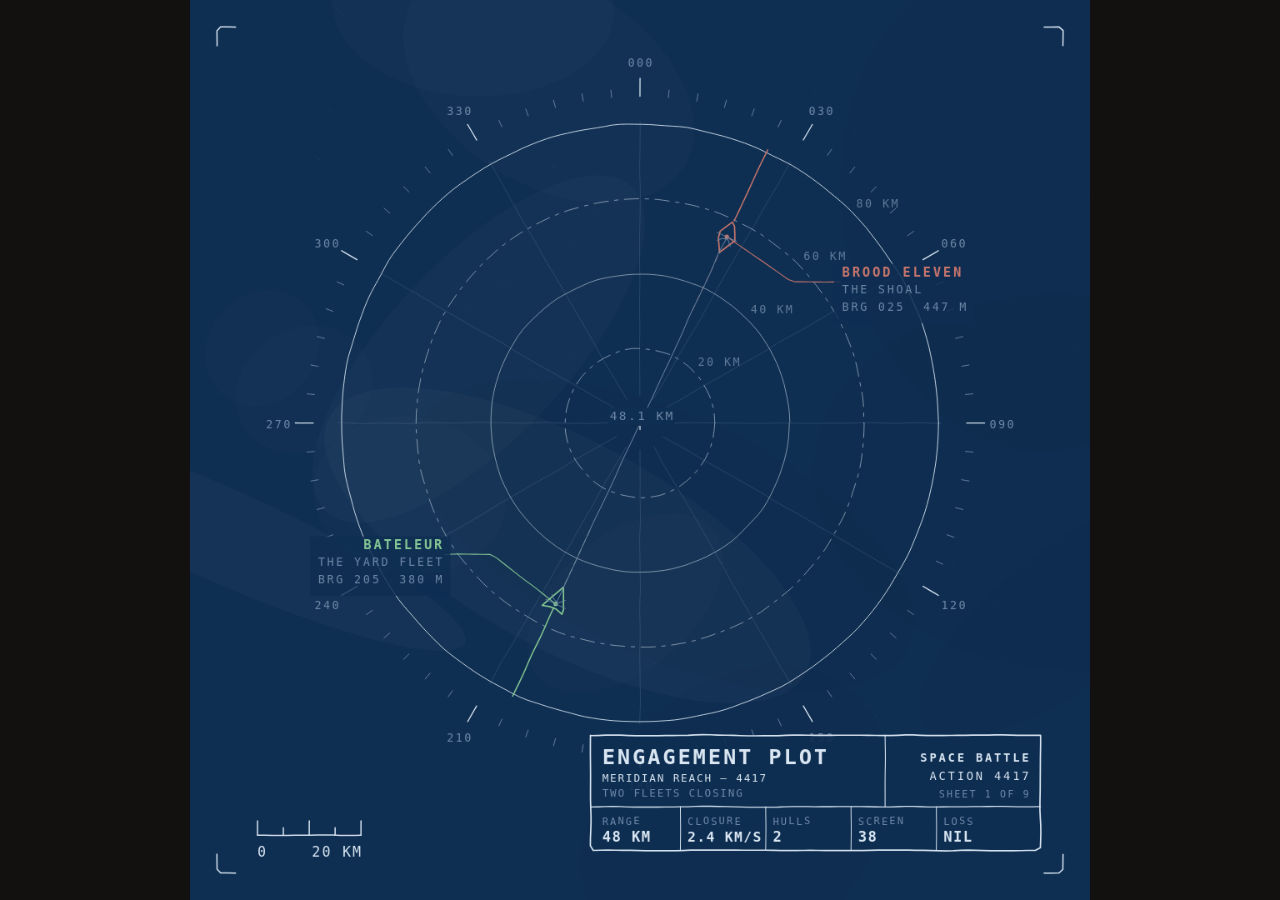
<file: opus-space-battle/index.html>
<!doctype html>
<html lang="en">
<meta charset="utf-8">
<meta name="viewport" content="width=device-width,initial-scale=1">
<title>opus space battle</title>
<style>
  html,body{margin:0;height:100%;background:#131110;overflow:hidden}
  body{display:grid;place-items:center}
  canvas{display:block;width:min(100vw,100vh);height:min(100vw,100vh)}
</style>
<canvas id="c" width="1080" height="1080"></canvas>
<script>
/* opus space battle
   ------------------------------------------------------------------
   One file. No build, no npm, no library, no image, no webfont. Every
   mark on the sheet is a path this file computed.

   The whole piece is a pure function of time: draw(t), t in seconds
   from start, 30 s, loops. Nothing is integrated frame to frame, so
   the frame at t and the frame at t+30 are the same drawing and the
   seam is not a seam. Scrub it, capture it, skip into the middle of
   it — it comes out the same either way.

   Style is answerable to STYLE.md, which is answerable to the repos.
   The eight hard rules, short: two colourways and a hard cut between
   them; twelve drawings a second; boil the ink and not the ship;
   chrome is a drafting sheet and never a UI; fire is heat and not a
   team colour; capitals hold range and the heavy gun telegraphs;
   shade by hatching and texture by paper; one file.
*/
(() => {
"use strict";

/* ===================== 1. sheet ===================== */

const W = 1080, H = 1080, U = 1080;
const C = document.getElementById("c");
const X = C.getContext("2d", { alpha: false });
X.lineCap = "round";
X.lineJoin = "round";

const FONT = '"IBM Plex Mono", ui-monospace, "SFMono-Regular", Menlo, Consolas, monospace';

/* ===================== 2. maths ===================== */

const TAU = Math.PI * 2, PI = Math.PI;
const cos = Math.cos, sin = Math.sin, hyp = Math.hypot, abs = Math.abs;
const clamp = (v, a, b) => (v < a ? a : v > b ? b : v);
const lerp = (a, b, u) => a + (b - a) * u;
const smooth = u => { u = clamp(u, 0, 1); return u * u * (3 - 2 * u); };

/* His three easings, and his reasons for them. Nothing here is a
   cubic-bezier: a body accelerating out of a pose is a sine, and a
   pose that holds is a sine with the middle squared out of it. */
const swing = x => sin(x * TAU);
const holdSin = (x, p = 0.45) => { const s = sin(x * TAU); return (s < 0 ? -1 : 1) * Math.pow(abs(s), p); };

function ih(a, b, c) {
  let n = Math.imul(a | 0, 374761393) ^ Math.imul(b | 0, 668265263) ^ Math.imul(c | 0, 2147483647);
  n = Math.imul(n ^ (n >>> 13), 1274126177);
  return ((n ^ (n >>> 16)) >>> 0) / 4294967296;
}
function vn(x, y, s) {
  const xi = Math.floor(x), yi = Math.floor(y), xf = x - xi, yf = y - yi;
  const u = xf * xf * (3 - 2 * xf), v = yf * yf * (3 - 2 * yf);
  const a = ih(xi, yi, s), b = ih(xi + 1, yi, s), c = ih(xi, yi + 1, s), d = ih(xi + 1, yi + 1, s);
  return lerp(lerp(a, b, u), lerp(c, d, u), v);
}
function RNG(seed) {
  let s = (seed >>> 0) || 1;
  return () => { s = (Math.imul(s, 1664525) + 1013904223) >>> 0; return s / 4294967296; };
}

const sub = (a, b) => [a[0] - b[0], a[1] - b[1], a[2] - b[2]];
const cross = (a, b) => [a[1] * b[2] - a[2] * b[1], a[2] * b[0] - a[0] * b[2], a[0] * b[1] - a[1] * b[0]];
const dot = (a, b) => a[0] * b[0] + a[1] * b[1] + a[2] * b[2];
function norm(a) { const l = hyp(a[0], a[1], a[2]) || 1; return [a[0] / l, a[1] / l, a[2] / l]; }

/* ===================== 3. palette ===================== */

/* Five hues and two grounds, and that is the whole range. The warm
   pair and the cold pair are lifted unchanged from the block that
   opens orbital-yard, mech-yard and moonbase; the fire ramp is the
   flash shader out of armada-war.html. */
const PAL = {
  paper: "#E4DFD5", ink: "#17120E", rule: "#C7BFB2", dim: "#6E665C",
  plate: "#0E2E52", plateInk: "#D9E6F2", plateDim: "#6E88A6",
  hero: "#85C794", foe: "#C7756B",           /* everyday fire */
  heroHot: "#73FF99", foeHot: "#FF5242",     /* the lance keeps the full voltage */
  emberA: "#FFF7E0", emberB: "#FF7329",      /* heat, never a team colour */
  alarm: "#F0450E", alarmInk: "#150F0B"
};

function hex(h) { const n = parseInt(h.slice(1), 16); return [n >> 16 & 255, n >> 8 & 255, n & 255]; }
function mix(a, b, u) {
  const A = hex(a), B = hex(b);
  return "rgb(" + Math.round(lerp(A[0], B[0], u)) + "," + Math.round(lerp(A[1], B[1], u)) + "," + Math.round(lerp(A[2], B[2], u)) + ")";
}
let MODE = "cold";      /* "warm" | "cold" | "alarm" */
let GROUND = PAL.plate;
let INK = PAL.plateInk;
let DIM = PAL.plateDim;
let WASH = PAL.paper;
let BOIL = 0;           /* the noise field the nib wanders through, shifted once per drawn frame */

function setMode(m) {
  MODE = m;
  if (m === "warm") { GROUND = PAL.paper; INK = PAL.ink; DIM = PAL.dim; WASH = mix(PAL.paper, PAL.ink, 0.055); }
  else if (m === "alarm") { GROUND = PAL.alarm; INK = PAL.alarmInk; DIM = PAL.alarmInk; WASH = mix(PAL.alarm, PAL.alarmInk, 0.10); }
  else { GROUND = PAL.plate; INK = PAL.plateInk; DIM = PAL.plateDim; WASH = PAL.plate; }
}
const warm = () => MODE !== "cold";

/* ===================== 4. paper ===================== */

/* Cartridge paper is not a flat tone: big soft blooms, then fibre
   lying in the sheet, then tooth. Three sheets are made at load and
   the drawing takes a different one each frame — the second drawing
   is a second drawing, which is the whole of why a flipbook lives. */
function makePaper(seed, base) {
  const cv = document.createElement("canvas");
  cv.width = W; cv.height = H;
  const c = cv.getContext("2d");
  const rng = RNG(seed);
  c.fillStyle = base; c.fillRect(0, 0, W, H);
  for (let i = 0; i < 26; i++) {
    c.fillStyle = rng() < 0.5 ? "rgba(92,78,52,0.010)" : "rgba(255,252,244,0.016)";
    c.beginPath();
    c.ellipse(rng() * (W + 80) - 40, rng() * (H + 80) - 40, 60 + rng() * 240, 40 + rng() * 170, rng() * 6, 0, TAU);
    c.fill();
  }
  for (let i = 0; i < 2600; i++) {
    const a = rng() * TAU, len = 4 + rng() * 26, x = rng() * W, y = rng() * H;
    c.strokeStyle = rng() < 0.55 ? "rgba(74,60,40,0.075)" : "rgba(255,253,246,0.11)";
    c.lineWidth = 0.4 + rng() * 0.6;
    c.beginPath(); c.moveTo(x, y);
    c.quadraticCurveTo(x + cos(a) * len * 0.5 + rng() * 4 - 2, y + sin(a) * len * 0.5 + rng() * 4 - 2, x + cos(a) * len, y + sin(a) * len);
    c.stroke();
  }
  for (let i = 0; i < 9000; i++) {
    c.fillStyle = rng() < 0.6 ? "rgba(48,36,22,0.055)" : "rgba(255,255,255,0.065)";
    c.fillRect(rng() * W, rng() * H, 0.4 + rng() * 1.3, 0.3 + rng() * 0.9);
  }
  for (let i = 0; i < 70; i++) {
    c.fillStyle = "rgba(58,44,28,0.10)";
    c.beginPath();
    c.ellipse(rng() * W, rng() * H, 0.6 + rng() * 1.5, 0.4 + rng() * 1.0, rng() * 6, 0, TAU);
    c.fill();
  }
  return cv;
}
const SHEETS = { warm: null, alarm: null };

/* The plate is not paper. It is a wet blueprint: a flat ground with
   the odd bloom where the wash pooled. */
function layPlate(sheet) {
  X.fillStyle = GROUND; X.fillRect(0, 0, W, H);
  X.save();
  for (let i = 0; i < 14; i++) {
    const r1 = ih(i, sheet, 11), r2 = ih(i, sheet, 23), r3 = ih(i, sheet, 31);
    X.globalAlpha = 0.010 + r3 * 0.012;
    X.fillStyle = r1 < 0.5 ? "#FFFFFF" : "#000000";
    X.beginPath();
    X.ellipse(r1 * W, r2 * H, 70 + r3 * 260, 50 + r1 * 180, r2 * 6, 0, TAU);
    X.fill();
  }
  X.globalAlpha = 0.05;
  X.fillStyle = "#FFFFFF";
  for (let i = 0; i < 900; i++) X.fillRect(ih(i, sheet, 7) * W, ih(i, sheet, 9) * H, 1, 1);
  X.restore();
}

/* The ground does not boil. A new shot is a new sheet — the ink is
   redrawn twelve times a second on the same piece of paper, and paper
   that rearranged its own fibres under a still drawing would be the
   loudest tell on the page. */
function lay(sheet) {
  if (MODE === "cold") { layPlate(sheet); return; }
  const set = SHEETS[MODE === "alarm" ? "alarm" : "warm"];
  X.drawImage(set[sheet % set.length], 0, 0);
}

/* ===================== 5. the ink ===================== */

/* One entry point for every mark. Warm mode runs a dry nib: a filled
   variable-width ribbon with pressure running along it, pooling where
   it lands and lifting on the way out. Cold mode runs a fineliner:
   one dead-even width, no swell, no blot.

   Both wander through the same noise field and the field is shifted
   once per drawn frame, so the ink is redrawn rather than replayed
   while every structural decision about the ship stays exactly where
   it was. The boil is in the ink. It is never in the geometry. */

function resample(pts, step) {
  const out = [pts[0].slice(0, 2)];
  let acc = 0;
  for (let i = 1; i < pts.length; i++) {
    let ax = pts[i - 1][0], ay = pts[i - 1][1];
    const bx = pts[i][0], by = pts[i][1];
    let seg = hyp(bx - ax, by - ay);
    let guard = 0;
    while (seg > 1e-6 && acc + seg >= step && guard++ < 4000) {
      const u = (step - acc) / seg;
      ax += (bx - ax) * u; ay += (by - ay) * u;
      out.push([ax, ay]);
      seg = hyp(bx - ax, by - ay); acc = 0;
    }
    acc += seg;
  }
  const L = pts[pts.length - 1], O = out[out.length - 1];
  if (hyp(L[0] - O[0], L[1] - O[1]) > step * 0.3) out.push([L[0], L[1]]);
  return out;
}

function wander(P, amp, seed) {
  const n = P.length;
  if (n < 2 || amp <= 0) return P;
  const Q = new Array(n);
  for (let i = 0; i < n; i++) {
    const a = P[Math.max(0, i - 1)], b = P[Math.min(n - 1, i + 1)];
    let dx = b[0] - a[0], dy = b[1] - a[1];
    const l = hyp(dx, dy) || 1; dx /= l; dy /= l;
    const w = (vn(i * 0.33, seed * 0.017, seed) - 0.5) * 2 * amp;
    Q[i] = [P[i][0] - dy * w, P[i][1] + dx * w];
  }
  return Q;
}

const _wid = new Map();
function charW(ch, size, weight) {
  const k = ch + "|" + size + "|" + weight;
  let v = _wid.get(k);
  if (v === undefined) { X.font = weight + " " + size + "px " + FONT; v = X.measureText(ch).width; _wid.set(k, v); }
  return v;
}

function stroke(pts, o) {
  o = o || {};
  if (!pts || pts.length < 2) return;
  const col = o.color || INK;
  const w0 = o.w === undefined ? 1.5 : o.w;
  const alpha = o.alpha === undefined ? 1 : o.alpha;
  if (alpha <= 0.004 || w0 <= 0) return;
  const seed = ((o.seed || 0) * 131 + BOIL * 37) | 0;
  const flat = o.flat || !warm();
  const step = flat ? 9 : 5.5;
  let P = resample(pts, step);
  if (P.length < 2) return;

  /* amplitude off the run length, the way a hand's wobble grows with
     the length of the stroke it is trying to keep straight */
  let L = 0;
  for (let i = 1; i < P.length; i++) L += hyp(P[i][0] - P[i - 1][0], P[i][1] - P[i - 1][1]);
  const base = Math.min(2.2, 0.24 + L * 0.0085);
  const amp = base * (o.wobble === undefined ? 1 : o.wobble) * (warm() ? 1 : 0.34);
  P = wander(P, amp, seed);

  X.globalAlpha = alpha;

  if (flat) {
    X.strokeStyle = col;
    X.lineWidth = w0;
    if (o.dash) X.setLineDash(o.dash); else X.setLineDash([]);
    X.beginPath();
    X.moveTo(P[0][0], P[0][1]);
    for (let i = 1; i < P.length; i++) X.lineTo(P[i][0], P[i][1]);
    X.stroke();
    X.setLineDash([]);
    X.globalAlpha = 1;
    return;
  }

  /* pressure: one to five swells along the run, off the seed */
  const swells = 1 + (Math.floor(ih(seed, 5, 3) * 5));
  const phase = ih(seed, 9, 4) * TAU;
  const press = o.press === undefined ? 1 : o.press;
  const dry = o.dry === undefined ? 1 : o.dry;
  const n = P.length;
  const hw = new Array(n);
  for (let i = 0; i < n; i++) {
    const u = i / (n - 1);
    let k = 1 + 0.34 * press * sin(u * TAU * swells + phase);
    /* lands heavy, lifts on the way out */
    k *= lerp(1.18, 0.62, u) * 0.5 + 0.62;
    k *= 0.86 + 0.28 * vn(i * 0.5, seed * 0.03 + 40, seed + 5);
    hw[i] = Math.max(0.18, w0 * 0.5 * k);
  }

  /* the nib skips where the paper's tooth beats the wet */
  const runs = [];
  let cur = [];
  for (let i = 0; i < n; i++) {
    const skip = dry > 0 && ih(i, seed, 77) < 0.035 * dry && i > 0 && i < n - 1;
    if (skip) { if (cur.length > 1) runs.push(cur); cur = []; }
    else cur.push(i);
  }
  if (cur.length > 1) runs.push(cur);
  if (!runs.length) runs.push([0, n - 1]);

  X.fillStyle = col;
  for (const run of runs) {
    X.beginPath();
    for (let j = 0; j < run.length; j++) {
      const i = run[j];
      const a = P[Math.max(run[0], i - 1)], b = P[Math.min(run[run.length - 1], i + 1)];
      let dx = b[0] - a[0], dy = b[1] - a[1];
      const l = hyp(dx, dy) || 1; dx /= l; dy /= l;
      const x = P[i][0] - dy * hw[i], y = P[i][1] + dx * hw[i];
      if (j === 0) X.moveTo(x, y); else X.lineTo(x, y);
    }
    for (let j = run.length - 1; j >= 0; j--) {
      const i = run[j];
      const a = P[Math.max(run[0], i - 1)], b = P[Math.min(run[run.length - 1], i + 1)];
      let dx = b[0] - a[0], dy = b[1] - a[1];
      const l = hyp(dx, dy) || 1; dx /= l; dy /= l;
      X.lineTo(P[i][0] + dy * hw[i], P[i][1] - dx * hw[i]);
    }
    X.closePath();
    X.fill();
  }

  /* pooling where the nib landed, filaments down the flanks of a fat mark */
  if (o.pool !== 0 && w0 > 1.1) {
    X.beginPath();
    X.arc(P[0][0], P[0][1], hw[0] * 1.15, 0, TAU);
    X.fill();
  }
  if (w0 > 1.9) {
    X.globalAlpha = alpha * 0.32;
    for (const s of [-1, 1]) {
      X.strokeStyle = col; X.lineWidth = 0.5;
      X.beginPath();
      for (let i = 0; i < n; i++) {
        const a = P[Math.max(0, i - 1)], b = P[Math.min(n - 1, i + 1)];
        let dx = b[0] - a[0], dy = b[1] - a[1];
        const l = hyp(dx, dy) || 1; dx /= l; dy /= l;
        const k = hw[i] * (1 + 0.5 * vn(i * 0.9, seed * 0.05 + s * 11, seed + 3));
        const x = P[i][0] - dy * k * s, y = P[i][1] + dx * k * s;
        if (i === 0) X.moveTo(x, y); else X.lineTo(x, y);
      }
      X.stroke();
    }
  }
  X.globalAlpha = 1;
}

function poly(pts, fill, strokeCol, w, o) {
  if (pts.length < 3) return;
  if (fill) {
    X.globalAlpha = (o && o.fillAlpha !== undefined) ? o.fillAlpha : 1;
    X.fillStyle = fill;
    X.beginPath();
    X.moveTo(pts[0][0], pts[0][1]);
    for (let i = 1; i < pts.length; i++) X.lineTo(pts[i][0], pts[i][1]);
    X.closePath(); X.fill();
    X.globalAlpha = 1;
  }
  if (strokeCol) stroke(pts.concat([pts[0]]), Object.assign({ color: strokeCol, w: w }, o || {}));
}

function text(s, x, y, o) {
  o = o || {};
  let size = o.size || 15;
  const weight = o.weight || 500;
  let tr = o.tracking === undefined ? size * 0.13 : o.tracking;
  const str = o.lower ? s : String(s).toUpperCase();
  const run = () => { let w = 0; for (const ch of str) w += charW(ch, size, weight) + tr; return w - tr; };
  let wsum = run();
  /* one estimator, both targets: a line never overruns its cell. A
     title block that lets the designation run into the yard's name is
     a title block nobody at a desk would have signed off. */
  if (o.max && wsum > o.max) { const k = o.max / wsum; size *= k; tr *= k; wsum = run(); }
  if (o.measure) return wsum;
  let cx = o.anchor === "end" ? x - wsum : o.anchor === "middle" ? x - wsum / 2 : x;
  X.save();
  X.font = weight + " " + size + "px " + FONT;
  X.fillStyle = o.color || INK;
  X.globalAlpha = o.alpha === undefined ? 1 : o.alpha;
  const jit = warm() ? 0.42 : 0.14;
  for (let i = 0; i < str.length; i++) {
    const ch = str[i];
    const jx = (vn(i * 1.7, BOIL * 0.31, 991) - 0.5) * jit;
    const jy = (vn(i * 1.7 + 50, BOIL * 0.31, 993) - 0.5) * jit;
    X.fillText(ch, cx + jx, y + jy);
    cx += charW(ch, size, weight) + tr;
  }
  X.restore();
  return wsum;
}

/* ===================== 6. drafting chrome ===================== */

/* Four corner marks and nothing joining them. They sit outside
   everything the scene repaints, so a frame never wipes them. */
function cornerTicks(a) {
  const m = U * 0.030, tk = U * 0.021, w = warm() ? 2.0 : 1.5;
  const o = { color: INK, w: w, alpha: a === undefined ? 1 : a, seed: 4 };
  stroke([[m, m + tk], [m, m], [m + tk, m]], o);
  stroke([[W - m - tk, m], [W - m, m], [W - m, m + tk]], o);
  stroke([[m, H - m - tk], [m, H - m], [m + tk, H - m]], o);
  stroke([[W - m - tk, H - m], [W - m, H - m], [W - m, H - m - tk]], o);
}

/* A label sits under a rule the full width of its cell, in tracked
   caps. It is not a caption and it is not a heading. */
function plateLabel(s, x, y, wCell, o) {
  o = o || {};
  stroke([[x, y], [x + wCell, y]], { color: INK, w: 1.5, alpha: o.alpha, seed: 7 });
  text(s, x, y + U * 0.030, { size: U * 0.0185, weight: 600, tracking: U * 0.0032, color: INK, alpha: o.alpha });
}

/* Left of the divider, who she is. Right, whose drawing it is. Under
   the rule, five ruled columns of metric. CREW reads NIL, never 0. */
function titleBlock(rows, right, a) {
  const m = U * 0.055;
  const bw = U * 0.50, bh = U * 0.128;
  const bx = W - m - bw, by = H - m - bh;
  const pad = bw * 0.026, div = bx + bw * 0.655, rMet = by + bh * 0.62;
  const lw1 = div - bx - pad * 2, rw1 = bx + bw - pad - (div + pad * 0.6);
  X.globalAlpha = (a === undefined ? 1 : a) * 0.90;
  X.fillStyle = GROUND; X.fillRect(bx, by, bw, bh);
  X.globalAlpha = 1;
  const o = { color: INK, alpha: a, seed: 12 };
  stroke([[bx, by], [bx + bw, by], [bx + bw, by + bh], [bx, by + bh], [bx, by]], Object.assign({ w: 1.7 }, o));
  stroke([[bx, rMet], [bx + bw, rMet]], Object.assign({ w: 1.3 }, o));
  stroke([[div, by], [div, rMet]], Object.assign({ w: 1.1 }, o));

  text(rows[0], bx + pad, by + bh * 0.25, { size: bh * 0.185, weight: 700, tracking: bh * 0.020, color: INK, alpha: a, max: lw1 });
  text(rows[1], bx + pad, by + bh * 0.40, { size: bh * 0.092, weight: 500, tracking: bh * 0.013, color: INK, alpha: a, max: lw1 });
  text(rows[2], bx + pad, by + bh * 0.53, { size: bh * 0.092, weight: 500, tracking: bh * 0.013, color: DIM, alpha: a, max: lw1 });

  text(right[0], bx + bw - pad, by + bh * 0.23, { size: bh * 0.100, weight: 600, tracking: bh * 0.020, color: INK, anchor: "end", alpha: a, max: rw1 });
  text(right[1], bx + bw - pad, by + bh * 0.39, { size: bh * 0.100, weight: 500, tracking: bh * 0.020, color: INK, anchor: "end", alpha: a, max: rw1 });
  text(right[2], bx + bw - pad, by + bh * 0.54, { size: bh * 0.085, weight: 500, tracking: bh * 0.015, color: DIM, anchor: "end", alpha: a, max: rw1 });

  const cols = rows[3];
  const colW = (bw - pad * 2) / cols.length;
  cols.forEach((c, i) => {
    const cx = bx + pad + colW * i;
    if (i) stroke([[cx - pad * 0.6, rMet], [cx - pad * 0.6, by + bh]], Object.assign({ w: 1.0 }, o));
    text(c[0], cx, by + bh * 0.775, { size: bh * 0.088, weight: 500, tracking: bh * 0.015, color: DIM, alpha: a, max: colW - pad });
    text(c[1], cx, by + bh * 0.925, { size: bh * 0.125, weight: 600, tracking: bh * 0.010, color: INK, alpha: a, max: colW - pad });
  });
  return { x: bx, y: by, w: bw, h: bh };
}

/* Scale given twice: once as a ruler, once as a body. The figure is
   1.8 m and at this scale it is four pixels tall, which is the whole
   argument. */
function scaleBar(x, y, px, label, a, figure) {
  const o = { color: INK, w: 1.5, alpha: a, seed: 19 };
  stroke([[x, y], [x + px, y]], o);
  for (let i = 0; i <= 4; i++) stroke([[x + px * i / 4, y], [x + px * i / 4, y - (i % 2 ? U * 0.009 : U * 0.016)]], o);
  text("0", x, y + U * 0.024, { size: U * 0.0155, weight: 500, tracking: U * 0.002, color: INK, alpha: a });
  text(label, x + px, y + U * 0.024, { size: U * 0.0155, weight: 500, tracking: U * 0.002, color: INK, anchor: "end", alpha: a });
  if (!figure) return;
  const fx = x + px + U * 0.055, fh = figure.h, fw = Math.max(1.4, fh * 0.26);
  poly([[fx - fw * 0.5, y], [fx - fw * 0.5, y - fh * 0.52], [fx - fw * 0.85, y - fh * 0.78],
  [fx - fw * 0.35, y - fh * 0.80], [fx, y - fh * 0.62], [fx + fw * 0.35, y - fh * 0.80],
  [fx + fw * 0.85, y - fh * 0.78], [fx + fw * 0.5, y - fh * 0.52], [fx + fw * 0.5, y]],
    INK, null, 0, { fillAlpha: a === undefined ? 1 : a });
  X.globalAlpha = a === undefined ? 1 : a;
  X.fillStyle = INK; X.beginPath(); X.arc(fx, y - fh * 0.92, Math.max(0.9, fh * 0.11), 0, TAU); X.fill();
  X.globalAlpha = 1;
  text(figure.label, fx, y + U * 0.024, { size: U * 0.014, weight: 500, tracking: U * 0.0018, color: INK, anchor: "middle", alpha: a });
}

/* ===================== 7. tactical geometry ===================== */

const CHAIN = [U * 0.016, U * 0.007, U * 0.004, U * 0.007];  /* ISO chain line */

function ring(cx, cy, r, o) {
  const n = Math.max(28, Math.round(r * 0.42));
  const p = [];
  for (let i = 0; i <= n; i++) { const a = i / n * TAU; p.push([cx + cos(a) * r, cy + sin(a) * r]); }
  stroke(p, o);
}

function arc(cx, cy, r, a0, a1, o) {
  const n = Math.max(8, Math.round(abs(a1 - a0) * r * 0.10));
  const p = [];
  for (let i = 0; i <= n; i++) { const a = lerp(a0, a1, i / n); p.push([cx + cos(a) * r, cy + sin(a) * r]); }
  stroke(p, o);
  return p;
}

/* Range rings, labelled on the 045 radial the way a plot labels them. */
function rangeRings(cx, cy, step, n, unit, o) {
  for (let i = 1; i <= n; i++) {
    const r = step * i;
    ring(cx, cy, r, { color: INK, w: 1.0, alpha: (o.alpha || 1) * (i === n ? 0.9 : 0.55), dash: i % 2 ? CHAIN : null, seed: 30 + i });
    const a = -PI * 0.25;
    text((i * (o.per || 20)) + " " + unit, cx + cos(a) * r + 6, cy + sin(a) * r - 5,
      { size: U * 0.0125, weight: 500, tracking: U * 0.0022, color: DIM, alpha: (o.alpha || 1) * 0.85 });
  }
}

/* Coordinate ticks walk the inside of the sheet: a short mark every
   five degrees of the plot, a long one and a bearing every thirty. */
function coordTicks(cx, cy, r, a) {
  for (let d = 0; d < 360; d += 5) {
    const th = (d - 90) * PI / 180;
    const long = d % 30 === 0;
    const r0 = r, r1 = r + (long ? U * 0.020 : U * 0.009);
    stroke([[cx + cos(th) * r0, cy + sin(th) * r0], [cx + cos(th) * r1, cy + sin(th) * r1]],
      { color: long ? INK : DIM, w: long ? 1.3 : 0.9, alpha: a, seed: 40 + d });
    if (long) {
      const rr = r1 + U * 0.019;
      text(String(d).padStart(3, "0"), cx + cos(th) * rr, cy + sin(th) * rr + U * 0.006,
        { size: U * 0.0125, weight: 500, tracking: U * 0.0022, color: DIM, anchor: "middle", alpha: a });
    }
  }
}

/* A callout is a node, a kinked leader and a line of tracked caps.
   It draws itself on rather than appearing. */
function callout(x, y, dx, dy, lines, o) {
  o = o || {};
  const rev = clamp(o.reveal === undefined ? 1 : o.reveal, 0, 1);
  if (rev <= 0.01) return;
  const col = o.color || INK;

  /* A leader that walks its label off the sheet is worse than no
     leader. Measure the block, and if the side it wants does not fit,
     take the other one. */
  const sz = U * 0.0145, tr = U * 0.0025;
  let wmax = 0;
  for (let i = 0; i < lines.length; i++) wmax = Math.max(wmax, text(lines[i], 0, 0, { size: i ? U * 0.0125 : sz, tracking: tr, measure: true }));
  const marg = U * 0.055;
  const tailLen = o.tail === undefined ? U * 0.055 : o.tail;
  if (dx >= 0 && x + dx + tailLen + wmax > W - marg) dx = -Math.abs(dx);
  else if (dx < 0 && x + dx - tailLen - wmax < marg) dx = Math.abs(dx);
  let kx = x + dx;
  if (dx >= 0) kx = Math.min(kx, W - marg - tailLen - wmax);
  else kx = Math.max(kx, marg + tailLen + wmax);
  const ky = clamp(y + dy, marg + U * 0.020, H - marg - U * 0.050);
  const tail = tailLen * (dx < 0 ? -1 : 1);
  const path = [[x, y], [kx, ky], [kx + tail, ky]];
  /* the leader draws on: cut the path at the revealed length */
  let tot = 0; const segs = [];
  for (let i = 1; i < path.length; i++) { const l = hyp(path[i][0] - path[i - 1][0], path[i][1] - path[i - 1][1]); segs.push(l); tot += l; }
  let want = tot * rev, out = [path[0]];
  for (let i = 0; i < segs.length; i++) {
    if (want >= segs[i]) { out.push(path[i + 1]); want -= segs[i]; }
    else { const u = want / (segs[i] || 1); out.push([lerp(path[i][0], path[i + 1][0], u), lerp(path[i][1], path[i + 1][1], u)]); want = 0; break; }
  }
  stroke(out, { color: col, w: 1.1, alpha: o.alpha, seed: o.seed || 51 });
  X.globalAlpha = o.alpha === undefined ? 1 : o.alpha;
  X.fillStyle = col; X.beginPath(); X.arc(x, y, 2.6, 0, TAU); X.fill();
  X.globalAlpha = 1;
  if (rev > 0.92) {
    const anchor = dx < 0 ? "end" : "start";
    const tx = kx + tail * 1.02;
    /* knock the ground back under the block. A label laid straight on
       top of the densest hatching on the sheet is a label nobody can
       read, and the drawing office answer is to clear the lines. */
    const pad = U * 0.009;
    const bx = anchor === "end" ? tx - wmax - pad : tx - pad;
    X.globalAlpha = (o.alpha === undefined ? 1 : o.alpha) * 0.82;
    X.fillStyle = GROUND;
    X.fillRect(bx, ky - U * 0.020, wmax + pad * 2, lines.length * U * 0.019 + pad);
    X.globalAlpha = 1;
    lines.forEach((ln, i) => {
      text(ln, tx, ky - U * 0.006 + i * U * 0.019,
        { size: i ? U * 0.0125 : sz, weight: i ? 500 : 600, tracking: tr, color: i ? DIM : col, anchor: anchor, alpha: o.alpha });
    });
  }
}

/* Four uprights and a diagonal. A tally is how a plot counts things
   it has not had time to name. */
function tally(x, y, n, o) {
  o = o || {};
  const h = o.h || U * 0.021, gap = o.gap || U * 0.0098, grp = o.grp || U * 0.019;
  let cx = x;
  for (let g = 0; g * 5 < n; g++) {
    const inGrp = Math.min(5, n - g * 5);
    for (let i = 0; i < Math.min(4, inGrp); i++) {
      stroke([[cx + i * gap, y], [cx + i * gap + h * 0.10, y - h]], { color: o.color || INK, w: 1.5, alpha: o.alpha, seed: 60 + g * 7 + i });
    }
    /* the fifth is the gate: it crosses the other four, or the group
       reads as five parallel strokes and stops being a tally */
    if (inGrp === 5) stroke([[cx - gap * 0.55, y - h * 1.02], [cx + gap * 3.7, y + h * 0.16]], { color: o.color || INK, w: 2.0, alpha: o.alpha, seed: 70 + g });
    cx += gap * 4 + grp;
  }
  return cx - x;
}

/* A dimension line: two witness ticks, a run between them with arrow
   terminators, and the figure sitting on the run. */
function dimension(x0, y0, x1, y1, label, o) {
  o = o || {};
  const col = o.color || DIM;
  let dx = x1 - x0, dy = y1 - y0; const l = hyp(dx, dy) || 1; dx /= l; dy /= l;
  stroke([[x0, y0], [x1, y1]], { color: col, w: 1.0, alpha: o.alpha, seed: 80 });
  const a = U * 0.008;
  for (const [px, py, s] of [[x0, y0, 1], [x1, y1, -1]]) {
    stroke([[px + (dx * s - dy) * a, py + (dy * s + dx) * a], [px, py], [px + (dx * s + dy) * a, py + (dy * s - dx) * a]],
      { color: col, w: 1.0, alpha: o.alpha, seed: 81 });
    stroke([[px - dy * a * 1.5, py + dx * a * 1.5], [px + dy * a * 1.5, py - dx * a * 1.5]],
      { color: col, w: 0.9, alpha: o.alpha, seed: 82 });
  }
  const mx = (x0 + x1) / 2, my = (y0 + y1) / 2;
  const wd = text(label, 0, 0, { size: U * 0.0135, measure: true });
  X.globalAlpha = o.alpha === undefined ? 1 : o.alpha;
  X.fillStyle = GROUND; X.fillRect(mx - wd / 2 - 4, my - U * 0.014, wd + 8, U * 0.020);
  X.globalAlpha = 1;
  text(label, mx, my, { size: U * 0.0135, weight: 500, tracking: U * 0.0022, color: col, anchor: "middle", alpha: o.alpha });
}

/* A small ruled box with its own subject inside it. A plot keeps one
   of these open on whatever it is not looking at. */
function inset(x, y, w, h, title, a, body) {
  X.globalAlpha = (a === undefined ? 1 : a) * 0.92;
  X.fillStyle = GROUND; X.fillRect(x, y, w, h);
  X.globalAlpha = 1;
  stroke([[x, y], [x + w, y], [x + w, y + h], [x, y + h], [x, y]], { color: INK, w: 1.3, alpha: a, seed: 90 });
  stroke([[x, y + U * 0.026], [x + w, y + U * 0.026]], { color: INK, w: 1.0, alpha: a, seed: 91 });
  text(title, x + U * 0.010, y + U * 0.018, { size: U * 0.0128, weight: 600, tracking: U * 0.0026, color: INK, alpha: a });
  X.save();
  X.beginPath(); X.rect(x + 1, y + U * 0.027, w - 2, h - U * 0.028); X.clip();
  body(x, y + U * 0.027, w, h - U * 0.028);
  X.restore();
}

/* ===================== 8. bodies ===================== */

function camera(o) {
  const yaw = o.yaw || 0, pitch = o.pitch || 0, s = o.scale || 1;
  const cx = o.cx === undefined ? W / 2 : o.cx, cy = o.cy === undefined ? H / 2 : o.cy;
  const cyw = cos(yaw), syw = sin(yaw), cp = cos(pitch), sp = sin(pitch);
  return {
    s: s,
    project(p) {
      const x = p[0] * cyw - p[2] * syw;
      const z = p[0] * syw + p[2] * cyw;
      const y = p[1] * cp - z * sp;
      const d = z * cp + p[1] * sp;
      return [cx + x * s, cy - y * s, d];
    }
  };
}

function place(o) {
  const cy = cos(o.yaw || 0), sy = sin(o.yaw || 0);
  const cr = cos(o.roll || 0), sr = sin(o.roll || 0);
  const cp = cos(o.pitch || 0), sp = sin(o.pitch || 0);
  const k = o.k === undefined ? 1 : o.k;
  return p => {
    let px = p[0] * k, py = p[1] * k, pz = p[2] * k;
    let t;
    t = py * cr - pz * sr; pz = py * sr + pz * cr; py = t;
    t = px * cp - py * sp; py = px * sp + py * cp; px = t;
    t = px * cy - pz * sy; pz = px * sy + pz * cy; px = t;
    return [px + (o.x || 0), py + (o.y || 0), pz + (o.z || 0)];
  };
}

/* A body is a chain of stations [x,y,z,r]. Rings are circles of that
   radius in the plane normal to the local spine. The fill is the
   depth buffer: lay the whole silhouette down in ground first, then
   only draw the half of every frame and stringer that faces us, and
   nothing behind shows through. Crude next to real hidden-line
   removal, and indistinguishable at this size. */
const RN = 16;

/* A warship is not a cylinder. The section is a superellipse squashed
   in one axis and stretched in the other, so a hull comes out with a
   deck on top and a chine down each flank — and a cylinder, when you
   want one, is just e = 2 with both scales at one. */
function secPt(th, e) {
  const c = cos(th), s = sin(th), p = 2 / e;
  return [Math.sign(c) * Math.pow(abs(c), p), Math.sign(s) * Math.pow(abs(s), p)];
}

function bodyRings(sts, xf, sec) {
  const e = (sec && sec.e) || 2, ky = (sec && sec.ky) || 1, kz = (sec && sec.kz) || 1;
  const rings = [];
  for (let i = 0; i < sts.length; i++) {
    const s = sts[i];
    const a = sts[Math.max(0, i - 1)], b = sts[Math.min(sts.length - 1, i + 1)];
    const d = norm([b[0] - a[0], b[1] - a[1], b[2] - a[2]]);
    const up = abs(d[1]) > 0.92 ? [0, 0, 1] : [0, 1, 0];
    const u = norm(cross(d, up)), v = cross(d, u);   /* u lateral, v vertical */
    const R = [];
    const c = xf([s[0], s[1], s[2]]);
    for (let k = 0; k < RN; k++) {
      const th = k / RN * TAU;
      const sp = secPt(th, e);
      const a2 = sp[0] * kz, b2 = sp[1] * ky;
      const nx = u[0] * a2 + v[0] * b2;
      const ny = u[1] * a2 + v[1] * b2;
      const nz = u[2] * a2 + v[2] * b2;
      const p = xf([s[0] + nx * s[3], s[1] + ny * s[3], s[2] + nz * s[3]]);
      /* the normal has to turn with the ship or the terminator sits
         still while the hull rotates under it, which is the tell */
      const q = xf([s[0] + nx, s[1] + ny, s[2] + nz]);
      R.push({ p: p, n: norm(sub(q, c)) });
    }
    R.c = c;
    R.r = s[3];
    rings.push(R);
  }
  return rings;
}

const LIGHT = norm([-0.55, 0.72, 0.42]);

function drawBody(sts, xf, cam, o) {
  o = o || {};
  const rings = bodyRings(sts, xf, o.sec);
  const PR = rings.map(R => {
    const q = R.map(m => ({ s: cam.project(m.p), n: m.n }));
    q.c = cam.project(R.c);
    return q;
  });
  const col = o.color || INK;
  const lw = o.w === undefined ? 1.6 : o.w;

  /* 1. the silhouette, as one path, filled once */
  const path = new Path2D();
  for (let i = 0; i < PR.length - 1; i++) {
    const A = PR[i], B = PR[i + 1];
    path.moveTo(A[0].s[0], A[0].s[1]);
    for (let k = 1; k < RN; k++) path.lineTo(A[k].s[0], A[k].s[1]);
    for (let k = RN - 1; k >= 0; k--) path.lineTo(B[k].s[0], B[k].s[1]);
    path.closePath();
  }
  const fa = o.fillAlpha === undefined ? (warm() ? 0.90 : 0.80) : o.fillAlpha;
  if (fa > 0) {
    X.globalAlpha = fa;
    /* not flat ground: a hull carries the faintest wash of its own ink,
       or it reads as a hole cut in the paper rather than a mass on it */
    X.fillStyle = o.fill || (warm() ? WASH : GROUND);
    X.fill(path, "nonzero");
    X.globalAlpha = 1;
    if (warm() && o.hatch) {
      /* a flat field with speckle on it is the easiest thing on the
         sheet to spot as printed: put the tooth back inside the hull */
      let x0 = 1e9, y0 = 1e9, x1 = -1e9, y1 = -1e9;
      for (const R of PR) for (const m of R) {
        if (m.s[0] < x0) x0 = m.s[0]; if (m.s[0] > x1) x1 = m.s[0];
        if (m.s[1] < y0) y0 = m.s[1]; if (m.s[1] > y1) y1 = m.s[1];
      }
      X.save(); X.clip(path, "nonzero");
      X.globalAlpha = 0.10; X.fillStyle = INK;
      for (let i = 0; i < 140; i++) {
        X.fillRect(x0 + vn(i * 0.71, BOIL * 0.2, 301) * (x1 - x0),
          y0 + vn(i * 0.71 + 30, BOIL * 0.2, 303) * (y1 - y0), 1.1, 0.9);
      }
      X.globalAlpha = 1; X.restore();
    }
  }

  /* 2. hatching, cut in the surface's own parameter space and kept on
        the hull by the same path. Ordered dither over the slot index,
        so density steps rather than fades. */
  if (o.hatch) {
    X.save(); X.clip(path, "nonzero");
    for (let k = 0; k < RN; k++) {
      const tone = clamp(0.5 + 0.5 * dot(rings[0][k].n, LIGHT), 0, 1);
      const th = 0.40 + ((k * 7) % 5) * 0.080;
      if (tone > th) continue;
      const line = [];
      for (let i = 0; i < PR.length; i++) line.push(PR[i][k].s);
      const hwid = warm() ? 1.4 : 0.95;
      stroke(line, { color: col, w: hwid, alpha: (o.hatchAlpha || 0.85) * (1 - tone), flat: true, seed: 110 + k });
      /* the darkest pass gets a second family laid between the first,
         which is how a hatch gets darker without getting thicker */
      if (tone < 0.30) {
        const k2 = (k + 1) % RN, l2 = [];
        for (let i = 0; i < PR.length; i++) l2.push([(PR[i][k].s[0] + PR[i][k2].s[0]) / 2, (PR[i][k].s[1] + PR[i][k2].s[1]) / 2]);
        stroke(l2, { color: col, w: hwid * 0.8, alpha: (o.hatchAlpha || 0.85) * 0.7, flat: true, seed: 130 + k });
      }
    }
    X.restore();
  }

  /* 3. the outline: the top and bottom envelope of the projected rings */
  const top = [], bot = [];
  for (const R of PR) {
    let a = R[0].s, b = R[0].s;
    for (const m of R) { if (m.s[1] < a[1]) a = m.s; if (m.s[1] > b[1]) b = m.s; }
    top.push(a); bot.push(b);
  }
  const so = { color: col, w: lw, alpha: o.alpha, seed: o.seed || 140, dry: o.dry, press: o.press };
  stroke(top, so);
  stroke(bot, so);
  /* close the ends on the near half of the end rings. Depth runs the
     one way throughout: a larger d is nearer the eye, which is also
     why drawShip sorts ascending and lays the far bodies down first. */
  for (const idx of [0, PR.length - 1]) {
    const R = PR[idx], p = [];
    for (let k = 0; k <= RN; k++) { const m = R[k % RN]; if (m.s[2] >= R.c[2]) p.push(m.s); else { if (p.length > 1) stroke(p, so); p.length = 0; } }
    if (p.length > 1) stroke(p, so);
  }

  /* 4. frames, near half only */
  if (o.frames !== false) {
    for (let i = 1; i < PR.length - 1; i++) {
      const R = PR[i], p = [];
      for (let k = 0; k <= RN; k++) {
        const m = R[k % RN];
        if (m.s[2] >= R.c[2]) p.push(m.s);
        else { if (p.length > 1) stroke(p, { color: col, w: lw * 0.55, alpha: (o.alpha === undefined ? 1 : o.alpha) * 0.8, seed: 150 + i }); p.length = 0; }
      }
      if (p.length > 1) stroke(p, { color: col, w: lw * 0.55, alpha: (o.alpha === undefined ? 1 : o.alpha) * 0.8, seed: 150 + i });
    }
  }

  /* 5. stringers */
  for (const k of [0, RN >> 2, RN >> 1, (RN * 3) >> 2]) {
    const p = [];
    for (let i = 0; i < PR.length; i++) {
      const m = PR[i][k];
      if (m.s[2] >= PR[i].c[2]) p.push(m.s);
      else { if (p.length > 1) stroke(p, { color: col, w: lw * 0.45, alpha: (o.alpha === undefined ? 1 : o.alpha) * 0.7, seed: 170 + k }); p.length = 0; }
    }
    if (p.length > 1) stroke(p, { color: col, w: lw * 0.45, alpha: (o.alpha === undefined ? 1 : o.alpha) * 0.7, seed: 170 + k });
  }

  return { rings: PR, depth: PR[(PR.length / 2) | 0].c[2] };
}

/* ===================== 9. the two ships ===================== */

/* BATELEUR. A crown ship is a keel with masses berthed along it, a
   tower forward of amidships, four barbettes on the dorsal deck and
   a lance the length of her. Everything in metres; she is 380 of
   them, bow at +190. */
const SEC = {
  hull: { e: 3.4, ky: 0.62, kz: 1.22 },   /* deck on top, chine down each flank */
  block: { e: 4.2, ky: 0.80, kz: 0.95 },
  tube: { e: 2.0, ky: 1.00, kz: 1.00 },
  fin: { e: 4.0, ky: 1.00, kz: 0.07 },   /* a plate, seen edge-on from abeam */
  grown: { e: 2.3, ky: 1.10, kz: 0.86 }
};

function crown() {
  const B = [];
  /* the keel: a long flat mass, full amidships, cut to a wedge forward */
  const prof = [[-192, 10], [-178, 30], [-152, 38], [-112, 42], [-58, 44], [-6, 42], [46, 37], [98, 30], [140, 21], [172, 11], [192, 3]];
  B.push({ sts: prof.map(([x, r]) => [x, 0, 0, r]), hatch: true, w: 2.2, sec: SEC.hull, key: "hull" });

  /* the two flanking masses — a crown berths more than one hull, and
     the link is drawn because a link that is not drawn reads floating */
  for (const s of [-1, 1]) {
    B.push({
      sts: [[-158, -14, s * 52, 5], [-126, -14, s * 56, 17], [-56, -14, s * 58, 20], [16, -14, s * 56, 16], [68, -14, s * 52, 5]],
      hatch: true, w: 1.6, sec: SEC.hull, key: "pod"
    });
    B.push({ sts: [[-96, -10, s * 26, 5], [-96, -12, s * 50, 5]], hatch: false, w: 1.3, sec: SEC.tube, frames: false, key: "link" });
    B.push({ sts: [[-8, -10, s * 24, 5], [-8, -12, s * 48, 5]], hatch: false, w: 1.3, sec: SEC.tube, frames: false, key: "link" });
    /* radiator vanes: swept aft off the quarter, and the only part of
       her that is a plate rather than a mass */
    B.push({ sts: [[-132, 20, s * 16, 7], [-172, 52, s * 18, 19], [-214, 82, s * 20, 8]], hatch: true, w: 1.4, sec: SEC.fin, key: "vane" });
  }

  /* bridge tower, forward of amidships and narrow across */
  B.push({ sts: [[-50, 22, 0, 20], [-46, 44, 0, 17], [-42, 70, 0, 12], [-40, 88, 0, 5]], hatch: true, w: 1.7, sec: SEC.block, key: "tower" });
  B.push({ sts: [[-40, 88, 0, 1.6], [-38, 122, 0, 1.0]], hatch: false, w: 1.0, sec: SEC.tube, frames: false, key: "mast" });

  /* the dorsal rail the barbettes stand on */
  B.push({ sts: [[-150, 24, 0, 6], [0, 26, 0, 7], [140, 23, 0, 5]], hatch: false, w: 1.2, sec: SEC.block, frames: false, key: "rail" });

  /* four barbettes, each with a twin mount */
  for (const bx of [-124, -80, 20, 78]) {
    B.push({ sts: [[bx, 22, 0, 15], [bx, 40, 0, 16], [bx, 50, 0, 13]], hatch: true, w: 1.4, sec: SEC.tube, key: "barbette" });
    for (const s of [-1, 1]) B.push({ sts: [[bx, 47, s * 6, 2.6], [bx + 42, 47, s * 6, 2.0]], hatch: false, w: 1.2, sec: SEC.tube, frames: false, key: "barrel" });
  }

  /* the spinal lance runs inside her, and only the muzzle is outboard.
     In blueprint mode the hull goes to a ghost and you read it straight
     through her, which is the whole reason it is drawn inside. */
  B.push({ sts: [[-140, 2, 0, 9], [60, 2, 0, 9], [160, 2, 0, 8], [196, 2, 0, 10], [206, 2, 0, 5]], hatch: false, w: 1.6, sec: SEC.tube, key: "lance" });

  /* engine bells */
  for (const s of [-1, 1]) {
    B.push({ sts: [[-192, 4, s * 22, 15], [-210, 4, s * 22, 21], [-222, 4, s * 22, 24]], hatch: true, w: 1.6, sec: SEC.tube, key: "bell" });
  }
  B.push({ sts: [[-192, 4, 0, 12], [-206, 4, 0, 16]], hatch: true, w: 1.4, sec: SEC.tube, key: "bell" });

  /* the hangar her screen comes out of */
  B.push({ sts: [[-24, -32, 0, 16], [46, -34, 0, 19], [96, -31, 0, 10]], hatch: true, w: 1.4, sec: SEC.block, key: "hangar" });
  return B;
}

/* BROOD ELEVEN. Not a navy. The Shoal grows its vessels, so the spine
   arcs, the section wanders instead of fairing, and the limbs are not
   handed to each other. 447 m along the curve. */
/* One spine, used by the drawing and by everything that has to fire
   from her or break her — a gun that comes out of empty space beside
   the hull is the fastest way to say nobody checked. */
function shoalSpine(u) {
  const x = lerp(-225, 222, u);
  const y = 34 * sin(u * 2.1 - 0.3) - 10;
  const r = (8 + 46 * Math.pow(sin(PI * Math.pow(u, 0.8)), 0.75)) * (1 + 0.16 * sin(u * 13.7));
  return [x, y, Math.max(3, r)];
}

function shoal() {
  const B = [];
  const sp = [];
  for (let i = 0; i <= 12; i++) {
    const s = shoalSpine(i / 12);
    sp.push([s[0], s[1], 0, s[2]]);
  }
  B.push({ sts: sp, hatch: true, w: 2.2, sec: SEC.grown, key: "body" });
  /* the head is a separate mass, swollen, and it is not on the axis */
  B.push({ sts: [[182, 42, 0, 16], [206, 50, -6, 30], [228, 54, -8, 25], [244, 52, -6, 9]], hatch: true, w: 1.8, sec: SEC.grown, key: "head" });
  /* barbs: five, none of them a mirror of another */
  const R = RNG(1109);
  for (let i = 0; i < 5; i++) {
    const u = 0.20 + i * 0.15;
    const bx = lerp(-225, 222, u), by = 34 * sin(u * 2.1 - 0.3) - 10;
    const s = i % 2 ? 1 : -1;
    const L = 78 + R() * 64;
    B.push({
      sts: [[bx, by, s * 10, 26], [bx - 14 + R() * 24, by + 30 + R() * 22, s * (34 + L * 0.42), 19],
      [bx - 24 + R() * 30, by + 52 + R() * 34, s * (34 + L), 6]],
      hatch: true, w: 1.6, sec: SEC.grown, key: "barb"
    });
  }
  /* a hood over the head, thin enough to read as membrane */
  B.push({ sts: [[148, 68, 0, 18], [196, 96, 0, 34], [234, 90, 0, 18]], hatch: true, w: 1.4, sec: SEC.fin, key: "hood" });
  /* trailing filaments aft */
  for (const s of [-1, 1]) {
    B.push({ sts: [[-212, -16, s * 12, 8], [-268, -32, s * 26, 5], [-322, -38, s * 34, 2]], hatch: false, w: 1.2, sec: SEC.tube, key: "fil", frames: false });
  }
  return B;
}

const HERO = crown(), FOE = shoal();

/* She breaks at two stations, so the wreck is three masses and not
   nine loose parts: the spine is cut into thirds and every limb goes
   with the third it grew out of. */
const FOE_PIECES = (() => {
  const spine = FOE[0].sts;
  const cut = [[0, 5], [4, 9], [8, 13]];
  const P = [[], [], []];
  for (let k = 0; k < 3; k++) P[k].push({ sts: spine.slice(cut[k][0], cut[k][1]), hatch: true, w: 2.2, sec: SEC.grown });
  for (let i = 1; i < FOE.length; i++) {
    const b = FOE[i];
    const x = b.sts[0][0];
    const k = x > 90 ? 2 : x > -120 ? 1 : 0;
    P[k].push(b);
  }
  /* each mass gets called out at its own centre of figure, not at the
     origin of the ship it used to be part of */
  for (const p of P) {
    let n = 0, sx = 0, sy = 0, sz = 0;
    for (const b of p) for (const s of b.sts) { sx += s[0]; sy += s[1]; sz += s[2]; n++; }
    p.mid = [sx / n, sy / n, sz / n];
  }
  return P;
})();

/* Where the two of them stand once the shooting is the picture. Both
   the lance and the wreck field are framed off these, so the cut
   between them does not move the ships. */
const FIELD = { heroX: -259, heroY: 90, heroZ: 160, foeX: 140, foeY: -110, foeZ: -140 };

function drawShip(bodies, xf, cam, o) {
  o = o || {};
  const rev = o.reveal === undefined ? 1 : clamp(o.reveal, 0, 1);
  /* order no longer decides what is visible — it only decides the
     order in which bodies land during the reveal wipe, back to front */
  const items = bodies.map((b, i) => {
    const c = xf([b.sts[(b.sts.length / 2) | 0][0], b.sts[(b.sts.length / 2) | 0][1], b.sts[(b.sts.length / 2) | 0][2]]);
    return { b, i, z: cam.project(c)[2] };
  }).sort((a, c) => a.z - c.z || a.i - c.i);
  const shown = Math.round(items.length * rev);
  for (let j = 0; j < Math.min(items.length, shown); j++) {
    const b = items[j].b;
    drawBody(b.sts, xf, cam, {
      color: o.color, w: (b.w || 1.5) * (o.wScale || 1), hatch: o.hatch !== false && b.hatch,
      hatchAlpha: o.hatchAlpha, alpha: o.alpha, fill: o.fill, fillAlpha: o.fillAlpha,
      frames: b.frames === false ? false : o.frames, seed: 200 + items[j].i * 13,
      dry: o.dry, press: o.press, sec: b.sec
    });
  }
}

/* ===================== 10. ordnance ===================== */

/* An explosion is heat, not a team colour: white going to ember, and
   no two the same shape — the lobes come off the flash's own seed. */
function flash(x, y, r, age, seed) {
  if (age < 0 || age > 1) return;
  const R = r * (0.30 + 0.78 * Math.pow(age, 0.5));
  const a = Math.pow(1 - age, 1.7);
  const k3 = 3 + Math.floor(seed * 4), k7 = 7 + Math.floor(seed * 5);
  const lobe = t => 0.72 + 0.28 * sin(t * k3 + seed * 43) + 0.14 * sin(t * k7 - seed * 17);
  const shell = (scale, col, al) => {
    X.globalAlpha = clamp(al, 0, 1);
    X.fillStyle = col;
    X.beginPath();
    for (let i = 0; i <= 44; i++) {
      const t = i / 44 * TAU, rr = R * scale * lobe(t);
      const px = x + cos(t) * rr, py = y + sin(t) * rr;
      if (i === 0) X.moveTo(px, py); else X.lineTo(px, py);
    }
    X.closePath(); X.fill();
    X.globalAlpha = 1;
  };
  shell(1.0, mix(PAL.emberA, PAL.emberB, clamp(age * 1.4, 0, 1)), a * 0.42);
  shell(0.62, mix(PAL.emberA, PAL.emberB, clamp(age * 1.1, 0, 1)), a * 0.64);
  shell(0.28, PAL.emberA, a * 0.95);
  /* embers thrown off the rim, carrying the blast's own momentum */
  for (let i = 0; i < 9; i++) {
    const t = ih(i, Math.round(seed * 1e5), 5) * TAU;
    const d = R * (1.0 + age * 1.5) * (0.6 + ih(i, Math.round(seed * 1e5), 9) * 0.9);
    X.globalAlpha = a * 0.7;
    X.fillStyle = mix(PAL.emberA, PAL.emberB, clamp(age * 1.6, 0, 1));
    X.beginPath(); X.arc(x + cos(t) * d, y + sin(t) * d, Math.max(0.7, 2.6 * (1 - age)), 0, TAU); X.fill();
    X.globalAlpha = 1;
  }
}

function beam(a, b, col, u, o) {
  o = o || {};
  const heavy = o.w || 2.2;
  const fade = o.fade === undefined ? 1 : o.fade;
  /* the shot arrives: the head runs out along the line, the tail follows */
  const head = clamp(u * 1.9, 0, 1), tail = clamp(u * 1.9 - 0.55, 0, 1);
  const p0 = [lerp(a[0], b[0], tail), lerp(a[1], b[1], tail)];
  const p1 = [lerp(a[0], b[0], head), lerp(a[1], b[1], head)];
  stroke([p0, p1], { color: col, w: heavy * 3.2, alpha: 0.13 * fade, flat: true, seed: 210 });
  stroke([p0, p1], { color: col, w: heavy * 1.5, alpha: 0.45 * fade, flat: true, seed: 211 });
  stroke([p0, p1], { color: col, w: heavy * 0.7, alpha: 0.95 * fade, flat: true, seed: 212 });
  stroke([p0, p1], { color: PAL.emberA, w: heavy * 0.26, alpha: 0.95 * fade, flat: true, seed: 213 });
}

/* A gatling walks a dashed line of tracer onto a led target. */
function tracer(a, b, col, u, seed) {
  const n = 7;
  for (let i = 0; i < n; i++) {
    const k = (u * 1.4 - i * 0.055);
    if (k < 0 || k > 1) continue;
    const x = lerp(a[0], b[0], k), y = lerp(a[1], b[1], k);
    const dx = (b[0] - a[0]) * 0.022, dy = (b[1] - a[1]) * 0.022;
    stroke([[x - dx, y - dy], [x, y]], { color: col, w: 1.7, alpha: 0.85 * (1 - i / n), flat: true, seed: 220 + i + seed });
  }
}

/* Wreckage carries the dead ship's momentum and litters the field. */
function debris(x, y, vx, vy, age, seed, size, col, alpha) {
  const px = x + vx * age, py = y + vy * age;
  const rot = age * (ih(seed, 3, 1) - 0.5) * 5.2;
  const n = 4 + Math.floor(ih(seed, 5, 2) * 4);
  const p = [];
  for (let i = 0; i < n; i++) {
    const t = i / n * TAU + rot;
    const r = size * (0.5 + ih(seed, i, 4) * 0.9);
    p.push([px + cos(t) * r, py + sin(t) * r * 0.8]);
  }
  const a = alpha === undefined ? 1 : alpha;
  poly(p, GROUND, col || INK, 1.1, { fillAlpha: 0.85 * a, alpha: a, seed: 230 + seed });
}

/* A fighter is a dart. At this size she is nine points and a bank. */
function fighterMark(x, y, ang, k, col, o) {
  o = o || {};
  const c = cos(ang), s = sin(ang);
  const P = [[1.7, 0], [0.4, 0.42], [-0.5, 0.35], [-0.35, 1.05], [-0.95, 1.0], [-1.0, 0.2],
  [-1.3, 0], [-1.0, -0.2], [-0.95, -1.0], [-0.35, -1.05], [-0.5, -0.35], [0.4, -0.42]]
    .map(p => [x + (p[0] * c - p[1] * k * s) * 1, y + (p[0] * s + p[1] * k * c) * 1]);
  const Q = P.map(p => [x + (p[0] - x) * o.size, y + (p[1] - y) * o.size]);
  poly(Q, o.fill || GROUND, col, o.w || 1.1, { fillAlpha: o.fillAlpha === undefined ? 0.9 : o.fillAlpha, seed: o.seed || 240, alpha: o.alpha });
}

/* Analytic fighter paths — position is a function of t and nothing
   else, so a fighter is in the same place however you arrive at the
   frame. A jink is a held sine, not a random walk. */
function fighterAt(i, t, o) {
  const r = RNG(700 + i * 37);
  const ph = r(), sp = o.speed * (0.82 + r() * 0.4);
  const a0 = o.ang + (r() - 0.5) * o.spread;
  const s = t - o.t0 - i * o.stagger;
  if (s < 0) return null;
  const jink = holdSin(s * (0.30 + r() * 0.22) + ph, 0.55) * o.amp * (0.5 + r());
  const dx = cos(a0), dy = sin(a0);
  return {
    x: o.x + dx * sp * s - dy * jink,
    y: o.y + dy * sp * s + dx * jink,
    a: a0 + Math.atan2(holdSin(s * 0.3 + ph, 0.55) * 0.5, 2),
    k: 0.35 + 0.65 * abs(cos(s * 1.3 + ph * 6)),
    s: s
  };
}

/* ===================== 11. starfield ===================== */

/* Stars are stippled, not plotted. A field of dots at one value is
   the other thing that gives a drawing away. */
const STARS = (() => {
  const r = RNG(31337), out = [];
  for (let i = 0; i < 420; i++) out.push([r(), r(), r()]);
  return out;
})();
function stars(a, jitter) {
  X.save();
  for (let i = 0; i < STARS.length; i++) {
    const s = STARS[i];
    const j = jitter ? (vn(i * 0.9, BOIL * 0.5, 401) - 0.5) * 1.6 : 0;
    X.globalAlpha = a * (0.22 + s[2] * 0.6);
    X.fillStyle = INK;
    const r = 0.5 + s[2] * 1.5;
    X.beginPath(); X.arc(s[0] * W + j, s[1] * H - j, r, 0, TAU); X.fill();
  }
  X.restore();
}

/* ===================== 12. the plot ===================== */

const LOOP = 30.0;
const FPS = 12;

const HERO_ID = ["BATELEUR", "HARRIER-CLASS CROWN", "THE YARD FLEET"];
const FOE_ID = ["BROOD ELEVEN", "GROWN — BODY PLAN VII", "THE SHOAL"];
const RIGHT = n => ["SPACE BATTLE", "ACTION 4417", "SHEET " + n + " OF 9"];

/* Where the two fleets are on the plot. p = 0 is the bearing they
   hyperspaced in on; p = 1 is the merge. The scene at the end of the
   loop renders p = 0 with everything else wiped, which is the same
   drawing as the scene at the start, which is why the loop closes. */
function plotPos(p) {
  const cx = W * 0.5, cy = H * 0.47, R = U * 0.335;
  const hb = (205 - 90) * PI / 180, fb = (25 - 90) * PI / 180;
  const hr = lerp(R, R * 0.30, smooth(p)), fr = lerp(R, R * 0.34, smooth(p));
  return {
    cx, cy, R,
    h: [cx + cos(hb) * hr, cy + sin(hb) * hr], hb,
    f: [cx + cos(fb) * fr, cy + sin(fb) * fr], fb,
    hr, fr
  };
}

/* --- scene 1 / 10: the engagement plot ------------------------------ */
function sceneP(t, p, ann) {
  const P = plotPos(p);
  coordTicks(P.cx, P.cy, P.R + U * 0.028, 1);
  rangeRings(P.cx, P.cy, U * 0.083, 4, "KM", { alpha: 1, per: 20 });

  /* radial spokes, thin, every thirty */
  for (let d = 0; d < 360; d += 30) {
    const th = (d - 90) * PI / 180;
    stroke([[P.cx + cos(th) * U * 0.030, P.cy + sin(th) * U * 0.030],
    [P.cx + cos(th) * P.R, P.cy + sin(th) * P.R]],
      { color: DIM, w: 0.7, alpha: 0.38, seed: 500 + d });
  }
  /* the mark: a small cross where the two tracks will meet */
  stroke([[P.cx - 10, P.cy], [P.cx + 10, P.cy]], { color: INK, w: 1.2, seed: 511 });
  stroke([[P.cx, P.cy - 10], [P.cx, P.cy + 10]], { color: INK, w: 1.2, seed: 512 });

  /* the two tracks, drawn from the bearing they came in on, with the
     lead dashed out ahead of the mark */
  const track = (b, r0, r1, col, seed) => {
    const a = [], n = 26;
    for (let i = 0; i <= n; i++) { const rr = lerp(r0, r1, i / n); a.push([P.cx + cos(b) * rr, P.cy + sin(b) * rr]); }
    stroke(a, { color: col, w: 1.5, seed: seed });
    const lead = [[P.cx + cos(b) * r1, P.cy + sin(b) * r1], [P.cx + cos(b) * (r1 - U * 0.09), P.cy + sin(b) * (r1 - U * 0.09)]];
    stroke(lead, { color: col, w: 1.0, alpha: 0.55, dash: [7, 6], seed: seed + 1 });
  };
  track(P.hb, P.R, P.hr, PAL.hero, 520);
  track(P.fb, P.R, P.fr, PAL.foe, 530);

  /* markers: the yard fleet is a chevron, the shoal is a lozenge */
  const chev = (x, y, a, col) => {
    const c = cos(a), s = sin(a), k = U * 0.013;
    poly([[x + c * k * 1.6, y + s * k * 1.6], [x - (c * 0.6 + s) * k, y - (s * 0.6 - c) * k],
    [x - c * k * 0.3, y - s * k * 0.3], [x - (c * 0.6 - s) * k, y - (s * 0.6 + c) * k]],
      GROUND, col, 1.7, { seed: 540 });
  };
  const loz = (x, y, a, col) => {
    const c = cos(a), s = sin(a), k = U * 0.013;
    poly([[x + c * k * 1.5, y + s * k * 1.5], [x - s * k * 0.8, y + c * k * 0.8],
    [x - c * k * 1.5, y - s * k * 1.5], [x + s * k * 0.8, y - c * k * 0.8]],
      GROUND, col, 1.7, { seed: 541 });
  };
  chev(P.h[0], P.h[1], P.hb + PI, PAL.hero);
  loz(P.f[0], P.f[1], P.fb + PI, PAL.foe);

  const rev = ann;
  callout(P.h[0], P.h[1], -U * 0.070, -U * 0.055, [HERO_ID[0], HERO_ID[2], "BRG 205  380 M"],
    { color: PAL.hero, reveal: rev, seed: 550 });
  callout(P.f[0], P.f[1], U * 0.072, U * 0.050, [FOE_ID[0], FOE_ID[2], "BRG 025  447 M"],
    { color: PAL.foe, reveal: rev, seed: 560 });

  /* closure, as a dimension across the gap */
  if (rev > 0.6) {
    const km = (78 - 62 * smooth(p)).toFixed(1);
    dimension(P.h[0], P.h[1], P.f[0], P.f[1], km + " KM", { alpha: (rev - 0.6) / 0.4, color: DIM });
  }
  scaleBar(U * 0.075, H - U * 0.072, U * 0.115, "20 KM", rev, null);
  cornerTicks();
  titleBlock(["ENGAGEMENT PLOT", "MERIDIAN REACH — 4417", "TWO FLEETS CLOSING",
    [["RANGE", (78 - 62 * smooth(p)).toFixed(0) + " KM"], ["CLOSURE", "2.4 KM/S"],
    ["HULLS", "2"], ["SCREEN", "38"], ["LOSS", "NIL"]]], RIGHT(1), rev);
}

/* --- scene 2: profile, starboard elevation -------------------------- */
function scene2(t) {
  const u = (t - 3.4) / 3.2;
  const cam = camera({ yaw: 0, pitch: 0, scale: U * 0.00225, cx: W * 0.49, cy: H * 0.43 });
  const xf = place({ x: 0, y: 0, z: 0, yaw: 0 });
  stars(0.16, true);

  /* ISO chain centre line through the elevation */
  stroke([[U * 0.055, H * 0.43], [W - U * 0.055, H * 0.43]], { color: DIM, w: 1.0, dash: CHAIN, alpha: 0.8, seed: 600 });

  /* The cut lands on a drawing, not on an empty sheet: the masses are
     already down and it is the fittings that arrive, back to front. */
  drawShip(HERO, xf, cam, { color: INK, hatch: true, reveal: 0.42 + 0.58 * smooth(u / 0.30), hatchAlpha: 0.8 });

  /* the launch: her screen goes out from the ventral hangar in the
     last second, which is the only thing that moves in this shot */
  if (u > 0.62) {
    for (let i = 0; i < 14; i++) {
      const f = fighterAt(i, t, { x: W * 0.53, y: H * 0.50, ang: -0.35, spread: 0.55, speed: 240, amp: 8, t0: 5.4, stagger: 0.055 });
      if (!f || f.x > W) continue;
      fighterMark(f.x, f.y, f.a, f.k, PAL.hero, { size: 4.2, seed: 610 + i, w: 1.2 });
      stroke([[f.x - cos(f.a) * 26, f.y - sin(f.a) * 26], [f.x - cos(f.a) * 8, f.y - sin(f.a) * 8]],
        { color: PAL.hero, w: 1.0, alpha: 0.35, seed: 620 + i });
    }
  }

  /* measured, because a general arrangement is measured */
  const L = cam.s * 380;
  dimension(W * 0.49 - L / 2, H * 0.635, W * 0.49 + L / 2, H * 0.635, "380.0 M", { alpha: smooth((u - 0.32) / 0.2) });
  plateLabel("PROFILE — STARBOARD ELEVATION", U * 0.055, H * 0.695, U * 0.47, {});
  scaleBar(U * 0.075, H - U * 0.072, cam.s * 100, "100 M", 1, { h: cam.s * 1.8, label: "1.8 M" });
  cornerTicks();
  titleBlock([HERO_ID[0], HERO_ID[1], "HULL 4417 · YARD SLOT C3 W1 T2 B4 G1",
    [["LENGTH", "380.0 M"], ["BEAM", "104.2 M"], ["HEIGHT", "92.0 M"], ["DRY", "41 900 T"], ["CREW", "1 240"]]],
    RIGHT(2), 1);
}

/* --- scene 3: contact ----------------------------------------------- */
function scene3(t) {
  const u = (t - 6.6) / 2.6;
  const cx = W * 0.44, cy = H * 0.46;
  coordTicks(cx, cy, U * 0.345, 1);
  rangeRings(cx, cy, U * 0.086, 4, "KM", { alpha: 1, per: 15 });

  /* the bearing needle sweeps, and every sweep leaves its contacts */
  const sweep = (u * 2.2 % 1) * TAU - PI / 2;
  arc(cx, cy, U * 0.345, sweep - 0.5, sweep, { color: PAL.foe, w: 1.4, alpha: 0.5, seed: 700 });
  stroke([[cx, cy], [cx + cos(sweep) * U * 0.345, cy + sin(sweep) * U * 0.345]], { color: PAL.foe, w: 1.2, alpha: 0.55, seed: 701 });

  const R = RNG(1109);
  let n = 0;
  for (let i = 0; i < 31; i++) {
    const b = R() * TAU, rr = U * (0.12 + R() * 0.22);
    const born = 0.06 + i * 0.026;
    if (u < born) continue;
    n++;
    const x = cx + cos(b) * rr * (1 - (u - born) * 0.10), y = cy + sin(b) * rr * (1 - (u - born) * 0.10);
    const k = U * 0.008;
    poly([[x + k * 1.5, y], [x, y + k * 0.85], [x - k * 1.5, y], [x, y - k * 0.85]], GROUND, PAL.foe, 1.3, { seed: 710 + i });
    if (i % 7 === 0) {
      text("SH-" + (1109 + i * 13).toString(16).toUpperCase(), x + k * 2.2, y + 4,
        { size: U * 0.0115, weight: 500, tracking: U * 0.002, color: DIM, alpha: 0.8 });
    }
  }
  /* the crown herself, still holding the centre */
  const k = U * 0.016;
  poly([[cx + k * 1.7, cy], [cx - k * 0.6 - k, cy + k], [cx - k * 0.3, cy], [cx - k * 1.6, cy - k]], GROUND, PAL.hero, 1.9, { seed: 720 });

  callout(cx, cy, -U * 0.10, -U * 0.085, [HERO_ID[0], "SCREEN AWAY", "38 EFFECTIVE"], { color: PAL.hero, reveal: smooth(u / 0.18), seed: 730 });

  /* the tally: a plot counts what it has not had time to name */
  text("CONTACTS", U * 0.062, U * 0.088, { size: U * 0.0165, weight: 600, tracking: U * 0.003, color: INK });
  tally(U * 0.062, U * 0.128, n, { color: PAL.foe });
  text(String(n).padStart(2, "0"), U * 0.062, U * 0.164, { size: U * 0.024, weight: 700, tracking: U * 0.004, color: INK });

  /* what the plot is not looking at, kept open in the corner */
  inset(W - U * 0.30, U * 0.055, U * 0.245, U * 0.215, "CONTACT — FORM", 1, (x, y, w, h) => {
    const cam = camera({ yaw: 0.6 + t * 0.30, pitch: 0.28, scale: w * 0.00105, cx: x + w / 2, cy: y + h * 0.55 });
    drawShip(FOE, place({ yaw: 0 }), cam, { color: PAL.foe, hatch: false, wScale: 0.55, fillAlpha: 0.25, frames: false });
  });

  scaleBar(U * 0.075, H - U * 0.072, U * 0.12, "15 KM", 1, null);
  cornerTicks();
  titleBlock(["CONTACT", "THE SHOAL — BROOD ELEVEN", "GROWN, NOT BUILT",
    [["RANGE", "16 KM"], ["BEARING", "025"], ["CONTACTS", String(n)], ["SCREEN", "38"], ["LOSS", "NIL"]]],
    RIGHT(3), 1);
}

/* --- scene 4: the broadside ----------------------------------------- */
/* A crown fights at her own range: she advances to the reach of her
   lances, wheels her broadside across the mark and walks the line.
   She does not chase, and she is never bow-to-bow with the enemy's
   crown, because that is a brawl. */
function scene4(t) {
  const u = (t - 9.2) / 4.0;
  const dolly = 1 + 0.055 * smooth(u);
  const cam = camera({ yaw: 0.52, pitch: 0.30, scale: U * 0.00105 * dolly, cx: W * 0.50 - u * 14, cy: H * 0.50 });
  stars(0.20, true);

  /* She is walking the line, so she is actually walking: the broadside
     tracks aft along the mark because the ship is sliding along it,
     not because the guns are wandering. */
  const walk = smooth(u);
  const heroXf = place({
    x: -180 + walk * 74, y: -40 - walk * 20, z: 100 + walk * 44,
    yaw: -0.10 + swing(u * 0.25) * 0.02 - walk * 0.11, roll: 0.06 - walk * 0.03
  });
  const foeXf = place({
    x: 210 - walk * 34, y: 70 + walk * 16, z: -120 - walk * 28,
    yaw: 2.74 + walk * 0.09, roll: -0.12 + walk * 0.05
  });

  drawShip(FOE, foeXf, cam, { color: INK, hatch: true, hatchAlpha: 0.75, wScale: 1.0 });
  drawShip(HERO, heroXf, cam, { color: INK, hatch: true, hatchAlpha: 0.9, wScale: 1.15 });

  /* The broadside walks: each barbette speaks in turn and the fall of
     shot walks aft along her flank. Every random in the loop is drawn
     before any test that could skip it — the frame has to come out the
     same however you arrive at it. */
  const R = RNG(9001);
  for (let i = 0; i < 30; i++) {
    const r1 = R(), r2 = R(), r3 = R(), r4 = R();
    const t0 = 9.5 + i * 0.115 + r1 * 0.05;
    const age = (t - t0) / 0.26;
    const bx = [-124, -80, 20, 78][i % 4];
    const m = cam.project(heroXf([bx + 42, 47, (i % 2 ? 6 : -6)]));
    const tgt = cam.project(foeXf([lerp(-200, 200, ((i * 0.37) % 1)), lerp(-30, 40, r2), 0]));
    if (age >= 0 && age <= 1) {
      beam(m, tgt, PAL.hero, age, { w: 3.4 });
      flash(m[0], m[1], 22, age, r3);
    }
    const hit = (t - t0 - 0.10) / 0.55;
    if (hit >= 0 && hit <= 1) flash(tgt[0], tgt[1], 46 + r4 * 34, hit, ih(i, 3, 9));
  }
  /* she is fired on in return, and the shot that matters is late */
  const R2 = RNG(9002);
  for (let i = 0; i < 14; i++) {
    const a1 = R2(), a2 = R2(), a3 = R2(), a4 = R2(), a5 = R2();
    const t0 = 10.1 + i * 0.20 + a1 * 0.09;
    const age = (t - t0) / 0.30;
    if (age < 0 || age > 1) continue;
    /* she fires off her own spine, not out of the air beside it */
    const sp = shoalSpine(0.18 + a2 * 0.68);
    const m = cam.project(foeXf([sp[0], sp[1] + sp[2] * 0.55, (a3 < 0.5 ? -1 : 1) * sp[2] * 0.7]));
    const tgt = cam.project(heroXf([lerp(-170, 160, a4), lerp(-20, 35, a5), 40]));
    beam(m, tgt, PAL.foe, age, { w: 3.0 });
    const hit = (t - t0 - 0.12) / 0.5;
    if (hit >= 0 && hit <= 1) flash(tgt[0], tgt[1], 36, hit, ih(i, 7, 2));
  }
  /* the screen crosses the field */
  for (let i = 0; i < 16; i++) {
    const f = fighterAt(i, t, { x: -60, y: H * 0.88, ang: -0.66, spread: 0.85, speed: 250, amp: 34, t0: 9.3, stagger: 0.16 });
    if (!f || f.x > W + 40 || f.y < -40) continue;
    fighterMark(f.x, f.y, f.a, f.k, i % 4 ? PAL.hero : PAL.foe, { size: 8.5, seed: 800 + i, w: 1.4 });
  }

  /* The plot does not stop plotting because the picture got
     interesting. Perfect circles and a straight bearing go straight
     over the boiled ink, and the contrast between them is the whole
     trick. */
  const hc = cam.project(heroXf([0, 20, 0])), fc = cam.project(foeXf([0, 0, 0]));
  const rr = hyp(fc[0] - hc[0], fc[1] - hc[1]);
  ring(hc[0], hc[1], rr, { color: INK, w: 1.0, alpha: 0.30, dash: CHAIN, seed: 810 });
  ring(hc[0], hc[1], rr * 0.62, { color: INK, w: 0.9, alpha: 0.20, dash: CHAIN, seed: 811 });
  const bear = Math.atan2(fc[1] - hc[1], fc[0] - hc[0]);
  arc(hc[0], hc[1], U * 0.115, bear - 0.34, bear + 0.34, { color: INK, w: 1.1, alpha: 0.45, seed: 812 });
  for (let i = -2; i <= 2; i++) {
    const th = bear + i * 0.17;
    stroke([[hc[0] + cos(th) * U * 0.115, hc[1] + sin(th) * U * 0.115],
    [hc[0] + cos(th) * U * (i ? 0.126 : 0.137), hc[1] + sin(th) * U * (i ? 0.126 : 0.137)]],
      { color: INK, w: 1.0, alpha: 0.45, seed: 813 + i });
  }
  ring(fc[0], fc[1], U * 0.052, { color: PAL.foe, w: 1.3, alpha: 0.75, seed: 820 });
  ring(fc[0], fc[1], U * 0.027, { color: PAL.foe, w: 1.0, alpha: 0.5, seed: 821 });
  callout(fc[0], fc[1], U * 0.058, -U * 0.235, [FOE_ID[0], "BRG 064 — 12.4 KM", "BROADSIDE ON"],
    { color: INK, reveal: clamp((t - 9.6) * 1.8, 0, 1), seed: 822 });
  callout(hc[0], hc[1], -U * 0.070, U * 0.185, [HERO_ID[0], "HOLDING RANGE", "WALKING THE LINE"],
    { color: INK, reveal: clamp((t - 10.1) * 1.8, 0, 1), seed: 823 });

  /* salvoes fired, four to a group, counted where the hand can see it */
  const fired = Math.max(0, Math.min(30, Math.floor((t - 9.5) / 0.115)));
  text("SALVO", U * 0.062, U * 0.088, { size: U * 0.0165, weight: 600, tracking: U * 0.003, color: INK });
  tally(U * 0.062, U * 0.126, fired, { color: INK });

  cornerTicks();   /* solo: the sheet is thrown away and the plate is the picture */
}

/* --- scene 5: screen engaged ---------------------------------------- */
function scene5(t) {
  const u = (t - 13.2) / 3.0;
  const cx = W * 0.50, cy = H * 0.50;
  coordTicks(cx, cy, U * 0.40, 0.75);
  ring(cx, cy, U * 0.20, { color: DIM, w: 1.0, dash: CHAIN, alpha: 0.6, seed: 900 });
  ring(cx, cy, U * 0.33, { color: DIM, w: 1.0, dash: CHAIN, alpha: 0.5, seed: 901 });

  let kills = 0;
  for (let i = 0; i < 22; i++) {
    const side = i % 3 === 2;
    const f = fighterAt(i, t, {
      x: side ? W * 1.05 : -W * 0.05, y: H * (0.18 + ((i * 7) % 11) / 14),
      ang: side ? PI - 0.10 : 0.10, spread: 0.9, speed: 300, amp: 46, t0: 12.5, stagger: 0.03
    });
    if (!f) continue;
    /* trajectory arcs trail every mark: where she has been, dashed */
    const trail = [];
    for (let s = 0; s < 9; s++) {
      const g = fighterAt(i, t - s * 0.14, {
        x: side ? W * 1.05 : -W * 0.05, y: H * (0.18 + ((i * 7) % 11) / 14),
        ang: side ? PI - 0.10 : 0.10, spread: 0.9, speed: 300, amp: 46, t0: 12.5, stagger: 0.03
      });
      if (g) trail.push([g.x, g.y]);
    }
    const col = side ? PAL.foe : PAL.hero;
    const death = 13.9 + ((i * 13) % 17) * 0.12;
    if (t > death && side) {
      kills++;
      const age = (t - death) / 0.7;
      if (age <= 1) flash(f.x, f.y, 26, age, ih(i, 5, 3));
      /* the kill mark stays on the plot */
      const k = U * 0.010;
      ring(f.x, f.y, k, { color: DIM, w: 1.1, alpha: 0.7, seed: 910 + i });
      stroke([[f.x - k, f.y - k], [f.x + k, f.y + k]], { color: DIM, w: 1.1, alpha: 0.7, seed: 911 + i });
      stroke([[f.x - k, f.y + k], [f.x + k, f.y - k]], { color: DIM, w: 1.1, alpha: 0.7, seed: 912 + i });
      continue;
    }
    if (trail.length > 1) stroke(trail, { color: col, w: 1.2, alpha: 0.48, dash: [9, 8], seed: 920 + i });
    fighterMark(f.x, f.y, f.a, f.k, col, { size: 14, seed: 930 + i, w: 1.5 });
    /* tracer, walked onto a led mark */
    if (!side && i % 3 === 0) {
      const g = fighterAt(i + 2, t, { x: W * 1.05, y: H * (0.18 + (((i + 2) * 7) % 11) / 14), ang: PI - 0.10, spread: 0.9, speed: 300, amp: 46, t0: 12.5, stagger: 0.03 });
      if (g) tracer([f.x, f.y], [g.x, g.y], PAL.hero, (t * 1.6 + i) % 1, i);
    }
  }

  /* the gun camera, because a plot keeps one eye on the thing itself */
  inset(W - U * 0.295, U * 0.055, U * 0.240, U * 0.200, "GUN CAMERA — 04", 1, (x, y, w, h) => {
    const jx = x + w * (0.5 + holdSin(t * 0.7, 0.6) * 0.28);
    const jy = y + h * (0.5 + holdSin(t * 0.52 + 0.3, 0.6) * 0.22);
    fighterMark(jx, jy, 0.3 + swing(t * 0.4) * 0.4, 0.8, PAL.foe, { size: 20, seed: 940, w: 1.4 });
    const r = U * 0.030;
    ring(x + w / 2, y + h / 2, r, { color: INK, w: 1.1, alpha: 0.8, seed: 941 });
    for (const [dx, dy] of [[1, 0], [-1, 0], [0, 1], [0, -1]])
      stroke([[x + w / 2 + dx * r * 0.55, y + h / 2 + dy * r * 0.55], [x + w / 2 + dx * r * 1.5, y + h / 2 + dy * r * 1.5]],
        { color: INK, w: 1.0, alpha: 0.8, seed: 942 });
  });

  text("SCREEN", U * 0.062, U * 0.088, { size: U * 0.0165, weight: 600, tracking: U * 0.003, color: INK });
  tally(U * 0.062, U * 0.126, Math.min(31, kills + Math.floor(u * 6)), { color: PAL.hero });
  text("KILLS", U * 0.062, U * 0.158, { size: U * 0.0125, weight: 500, tracking: U * 0.0022, color: DIM });

  cornerTicks();
  titleBlock(["SCREEN ENGAGED", "38 AWAY — 31 EFFECTIVE", "DOCTRINE: SWARM / SCREEN",
    [["RANGE", "9 KM"], ["BEARING", "021"], ["KILLS", String(kills + Math.floor(u * 6))], ["SCREEN", "31"], ["LOSS", "07"]]],
    RIGHT(4), 1);
}

/* --- scene 6: hull breach ------------------------------------------- */
function scene6(t) {
  const u = (t - 16.2) / 3.4;
  const cam = camera({ yaw: 0.22, pitch: 0.22, scale: U * 0.0025 - u * U * 0.00010, cx: W * 0.48, cy: H * 0.53 });
  stars(0.14, true);
  const xf = place({ x: 0, y: 0, z: 0, yaw: -0.05, roll: 0.03 + swing(u * 0.4) * 0.012 });
  drawShip(HERO, xf, cam, { color: INK, hatch: true, hatchAlpha: 1.0, wScale: 1.25, dry: 1.4 });

  /* the shot that matters lands amidships at 17.0 and the plating
     goes with it. Debris keeps the hull's momentum: it is thrown, and
     then it just carries on. */
  const impact = cam.project(xf([-30, 14, 42]));
  const age = (t - 17.0) / 1.9;
  if (age >= 0) flash(impact[0], impact[1], 190, clamp(age, 0, 1), 0.41);
  if (t < 17.0) {
    /* the incoming: you see the shot before it speaks */
    const inb = (t - 16.45) / 0.55;
    if (inb > 0) beam([W * 1.1, H * 0.10], impact, PAL.foe, inb, { w: 5.0 });
  }
  if (t > 17.0) {
    const R = RNG(1701);
    for (let i = 0; i < 46; i++) {
      const a = R() * TAU, sp = 40 + R() * 240;
      debris(impact[0], impact[1], cos(a) * sp, sin(a) * sp * 0.75, t - 17.0, i, 3 + R() * 9, INK);
    }
    /* the breach itself: a torn edge, hatched hard */
    const torn = [];
    for (let i = 0; i <= 22; i++) {
      const a = i / 22 * TAU;
      const r = (26 + 16 * vn(i * 0.8, 3, 55)) * clamp((t - 17.0) * 2.2, 0, 1);
      torn.push([impact[0] + cos(a) * r * 1.5, impact[1] + sin(a) * r]);
    }
    poly(torn, PAL.emberB, INK, 2.2, { fillAlpha: 0.20 * clamp(2 - (t - 17.0), 0, 1), seed: 1000 });
  }

  /* cold geometry over the hot picture: the breach gets measured
     while it is still burning, because that is what the sheet is for */
  if (t > 17.15) {
    const ga = clamp((t - 17.15) * 1.8, 0, 1) * 0.8;
    ring(impact[0], impact[1], U * 0.088, { color: INK, w: 1.1, alpha: ga * 0.7, dash: CHAIN, seed: 1005 });
    ring(impact[0], impact[1], U * 0.150, { color: INK, w: 0.9, alpha: ga * 0.4, dash: CHAIN, seed: 1006 });
    const fa = cam.project(xf([-86, 40, 44])), fb = cam.project(xf([26, 40, 44]));
    dimension(fa[0], fa[1] - U * 0.10, fb[0], fb[1] - U * 0.10, "104 M", { alpha: ga, color: INK });
  }

  /* the alarm: one half-second on the vermilion sheet, and it is the
     only time this drawing raises its voice */
  cornerTicks();
  if (MODE === "alarm") {
    text("HULL BREACH", W * 0.5, H * 0.135, { size: U * 0.052, weight: 700, tracking: U * 0.014, color: INK, anchor: "middle" });
    text("FRAME 118 — 126   ·   COMPARTMENTS 9", W * 0.5, H * 0.175, { size: U * 0.0165, weight: 500, tracking: U * 0.005, color: INK, anchor: "middle" });
  } else if (t > 17.2) {
    callout(impact[0] + 30, impact[1] + 10, U * 0.12, U * 0.13, ["BREACH", "FR 118 — 126", "9 COMPARTMENTS"],
      { color: INK, reveal: clamp((t - 17.4) * 2.2, 0, 1), seed: 1010 });
  }
}

/* --- scene 7: the lance, charging ----------------------------------- */
/* White light gathering at the muzzle for two and a half seconds —
   you see the shot coming before it speaks. */
function scene7(t) {
  const u = (t - 19.6) / 3.8;
  const cam = camera({ yaw: 0.10, pitch: 0.16, scale: U * 0.00160, cx: W * 0.40, cy: H * 0.44 });
  const xf = place({ x: 0, y: 0, z: 0, yaw: 0.02 });

  coordTicks(W * 0.50, H * 0.46, U * 0.415, 0.55);

  /* x-ray: the hull is a ghost and the structure inside her reads
     straight through it */
  drawShip(HERO, xf, cam, { color: INK, hatch: false, fillAlpha: 0.22, wScale: 0.85, alpha: 0.9 });

  /* the lance highlighted along its whole run */
  const a = cam.project(xf([-140, 2, 0])), b = cam.project(xf([206, 2, 0]));
  stroke([a, b], { color: PAL.heroHot, w: 3.0, alpha: 0.30 + 0.45 * u, seed: 1100 });

  /* the charge: rings contracting onto the muzzle, whitening */
  const chg = clamp((t - 20.4) / 2.5, 0, 1);
  for (let i = 0; i < 7; i++) {
    const k = ((chg * 2.4 + i / 7) % 1);
    const r = lerp(U * 0.085, U * 0.008, k);
    ring(b[0], b[1], r, { color: mix(PAL.heroHot, PAL.emberA, k), w: 1.0 + k * 1.6, alpha: (0.18 + 0.6 * chg) * (0.35 + k * 0.65), seed: 1110 + i });
  }
  X.globalAlpha = chg * chg;
  X.fillStyle = PAL.emberA;
  X.beginPath(); X.arc(b[0], b[1], 4 + chg * chg * 17, 0, TAU); X.fill();
  X.globalAlpha = 1;

  /* the firing solution: an arc to the mark, ticked off in range */
  const tgt = [W * 0.855, H * 0.275];
  const sol = [];
  for (let i = 0; i <= 40; i++) {
    const k = i / 40;
    sol.push([lerp(b[0], tgt[0], k), lerp(b[1], tgt[1], k) - sin(k * PI) * U * 0.085]);
  }
  stroke(sol.slice(0, Math.max(2, Math.round(41 * clamp(u * 2.1, 0, 1)))),
    { color: DIM, w: 1.2, dash: [11, 8], alpha: 0.9, seed: 1120 });
  for (let i = 1; i < 8; i++) {
    const p = sol[Math.round(i / 8 * 40)];
    const q = sol[Math.round(i / 8 * 40) + 1] || p;
    let dx = q[0] - p[0], dy = q[1] - p[1]; const l = hyp(dx, dy) || 1; dx /= l; dy /= l;
    if (u * 2.1 > i / 8) {
      stroke([[p[0] + dy * 7, p[1] - dx * 7], [p[0] - dy * 7, p[1] + dx * 7]], { color: DIM, w: 1.0, alpha: 0.8, seed: 1130 + i });
      if (i % 2 === 0) text((i * 5) + " KM", p[0], p[1] - 13, { size: U * 0.0112, weight: 500, tracking: U * 0.002, color: DIM, anchor: "middle" });
    }
  }
  /* the mark */
  ring(tgt[0], tgt[1], U * 0.030, { color: PAL.foe, w: 1.4, alpha: 0.9, seed: 1140 });
  ring(tgt[0], tgt[1], U * 0.016, { color: PAL.foe, w: 1.0, alpha: 0.6, seed: 1141 });
  callout(tgt[0], tgt[1], -U * 0.140, -U * 0.115, [FOE_ID[0], "SPINE — STATION 6", "LEAD 2.6°"],
    { color: PAL.foe, reveal: clamp((t - 20.3) * 1.6, 0, 1), seed: 1150 });

  callout(b[0], b[1], -U * 0.100, -U * 0.175, ["SPINAL LANCE", "CHARGE " + Math.round(chg * 100) + "%", "410 GJ"],
    { color: PAL.heroHot, reveal: clamp((t - 19.9) * 1.8, 0, 1), tail: U * 0.075, seed: 1160 });

  /* the count, ticked off along the bottom margin, short of the block */
  const ticks = Math.round(chg * 16);
  for (let i = 0; i < 16; i++) {
    const x = U * 0.075 + i * U * 0.0165;
    stroke([[x, H - U * 0.108], [x, H - U * 0.108 - (i < ticks ? U * 0.019 : U * 0.008)]],
      { color: i < ticks ? PAL.heroHot : DIM, w: i < ticks ? 1.8 : 0.9, alpha: i < ticks ? 1 : 0.5, seed: 1170 + i });
  }
  text((2.5 - chg * 2.5).toFixed(1) + " S", U * 0.075 + 16 * U * 0.0165 + U * 0.016, H - U * 0.108,
    { size: U * 0.019, weight: 700, tracking: U * 0.004, color: INK });

  cornerTicks();
  titleBlock(["LANCE — CHARGING", HERO_ID[0] + " · SPINAL MOUNT", "HOLD RANGE 41.2 KM",
    [["RANGE", "41.2 KM"], ["LEAD", "2.6°"], ["CHARGE", Math.round(chg * 100) + "%"], ["SCREEN", "27"], ["LOSS", "11"]]],
    RIGHT(5), 1);
}

/* --- scene 8: the lance --------------------------------------------- */
/* Three masses adrift, and the same three however you arrive at the
   frame: the drift is a straight function of how long she has been
   dead, so scene 8 hands scene 9 a wreck field that has not moved. */
const WRECK = [
  { k: 0, drift: [-72, 28, -70], spin: -0.11, n: "AFT MASS", m: "2 431 T", co: [-0.085, 0.245] },
  { k: 1, drift: [40, -46, 30], spin: 0.17, n: "MIDBODY", m: "5 090 T", co: [-0.120, -0.175] },
  { k: 2, drift: [110, 66, 96], spin: 0.30, n: "BOW + HEAD", m: "1 118 T", co: [0.080, 0.150] }
];
function wreckXf(p, el) {
  const d = Math.max(0, el);
  return place({
    x: FIELD.foeX + p.drift[0] * d * 0.42, y: FIELD.foeY + p.drift[1] * d * 0.42, z: FIELD.foeZ + p.drift[2] * d * 0.42,
    /* the shot gives her the spin all at once and the drift only
       afterwards, so the break snaps and the masses then coast */
    yaw: 2.66 + p.spin * (d * 0.24 + 0.40 * smooth(d * 2.2)),
    roll: -0.10 + p.spin * (d * 0.34 + 0.55 * smooth(d * 2.2))
  });
}

function scene8(t) {
  const cam = camera({ yaw: 0.44, pitch: 0.26, scale: U * 0.00098, cx: W * 0.520, cy: H * 0.500 });
  stars(0.22, true);
  const heroXf = place({ x: FIELD.heroX, y: FIELD.heroY, z: FIELD.heroZ, yaw: 0.02 });
  const shot = (t - 23.55) / 0.45;

  /* she breaks at two stations: three masses, each carrying the
     momentum she had and the spin the shot gave her */
  for (const p of WRECK) {
    drawShip(FOE_PIECES[p.k], wreckXf(p, t - 23.9), cam, { color: INK, hatch: true, hatchAlpha: 0.7, wScale: 0.95 });
  }
  drawShip(HERO, heroXf, cam, { color: INK, hatch: true, hatchAlpha: 0.85 });

  /* the one loud colour in the piece, spent once */
  const muzzle = cam.project(heroXf([206, 2, 0]));
  const mark = cam.project(place({ x: FIELD.foeX, y: FIELD.foeY, z: FIELD.foeZ, yaw: 2.66 })([0, 0, 0]));
  if (shot >= 0 && shot < 4) {
    const fade = clamp(1.6 - shot * 0.5, 0, 1);
    stroke([muzzle, mark], { color: PAL.heroHot, w: 26 * fade, alpha: 0.10 * fade, flat: true, seed: 1200 });
    stroke([muzzle, mark], { color: PAL.heroHot, w: 9 * fade, alpha: 0.55 * fade, flat: true, seed: 1201 });
    stroke([muzzle, mark], { color: PAL.emberA, w: 2.6 * fade, alpha: 0.95 * fade, flat: true, seed: 1202 });
    flash(muzzle[0], muzzle[1], 66, clamp(shot * 0.5, 0, 1), 0.63);
  }
  /* and then the heat, which belongs to neither of them */
  const bloom = (t - 23.75) / 2.4;
  if (bloom >= 0 && bloom <= 1) flash(mark[0], mark[1], 300, bloom, 0.19);

  /* She does not come apart along a dotted line. The two stations tear
     first — a hot cut at each, and the plating off them thrown clear
     before the masses have moved anywhere. */
  const still = place({ x: FIELD.foeX, y: FIELD.foeY, z: FIELD.foeZ, yaw: 2.66, roll: -0.10 });
  for (let c = 0; c < 2; c++) {
    const sp = shoalSpine(c ? 8 / 12 : 4 / 12);
    const cut = cam.project(still([sp[0], sp[1], 0]));
    const cage = (t - 23.86 - c * 0.05) / 0.75;
    if (cage >= 0 && cage <= 1) flash(cut[0], cut[1], 168, cage, c ? 0.71 : 0.33);
    const Rc = RNG(4100 + c * 17);
    for (let i = 0; i < 26; i++) {
      const a = Rc() * TAU, s2 = 150 + Rc() * 400, sz = 2 + Rc() * 7;
      if (t < 23.86) break;
      debris(cut[0], cut[1], cos(a) * s2, sin(a) * s2 * 0.7, t - 23.86, i + 200 + c * 40, sz, INK);
    }
  }
  const R = RNG(2301);
  for (let i = 0; i < 52; i++) {
    if (t < 23.85) break;
    const a = R() * TAU, sp = 60 + R() * 300, sz = 3 + R() * 11;
    debris(mark[0], mark[1], cos(a) * sp, sin(a) * sp * 0.8, t - 23.85, i + 40, sz, INK);
  }
  for (let i = 0; i < 5; i++) {
    const t0 = 24.2 + i * 0.28;
    const age = (t - t0) / 1.3;
    if (age >= 0 && age <= 1) {
      const a = ih(i, 9, 4) * TAU, d = 70 + ih(i, 3, 8) * 180;
      flash(mark[0] + cos(a) * d, mark[1] + sin(a) * d, 56 + ih(i, 5, 2) * 48, age, ih(i, 11, 6));
    }
  }

  /* the lance axis carries on past her, ticked off in range — the
     cold geometry does not stop because the picture got interesting */
  const ax = Math.atan2(mark[1] - muzzle[1], mark[0] - muzzle[0]);
  stroke([[mark[0] + cos(ax) * 40, mark[1] + sin(ax) * 40], [mark[0] + cos(ax) * 300, mark[1] + sin(ax) * 300]],
    { color: DIM, w: 1.0, alpha: 0.5, dash: [12, 9], flat: true, seed: 1230 });
  ring(mark[0], mark[1], U * 0.115, { color: DIM, w: 1.0, alpha: 0.35, dash: CHAIN, seed: 1231 });
  callout(mark[0], mark[1], -U * 0.135, U * 0.145, ["BROOD ELEVEN", "SPINE PARTED — ST 4 / ST 8", "410 GJ ON THE MARK"],
    { color: DIM, reveal: clamp((t - 24.4) * 1.8, 0, 1), seed: 1232 });

  cornerTicks();
}

/* --- scene 9: wreck field ------------------------------------------- */
function scene9(t, wipe) {
  const u = (t - 26.4) / 2.6;
  const cam = camera({ yaw: 0.44, pitch: 0.26, scale: U * 0.00082, cx: W * 0.47, cy: H * 0.50 });
  const a = wipe === undefined ? 1 : wipe;

  coordTicks(W * 0.5, H * 0.5, U * 0.425, 0.45 * a);
  ring(W * 0.5, H * 0.5, U * 0.245, { color: DIM, w: 1.0, dash: CHAIN, alpha: 0.42 * a, seed: 1300 });

  const heroXf = place({ x: FIELD.heroX, y: FIELD.heroY + swing(t * 0.06) * 6, z: FIELD.heroZ, yaw: 0.02, roll: 0.05 });
  drawShip(HERO, heroXf, cam, { color: INK, hatch: false, fillAlpha: 0.5, wScale: 0.9, alpha: a });

  /* the wrecks keep going. They were moving when she died and nobody
     has stopped them. */
  WRECK.forEach((p, i) => {
    const foeXf = wreckXf(p, t - 23.9);
    drawShip(FOE_PIECES[p.k], foeXf, cam, { color: INK, hatch: false, fillAlpha: 0.55, wScale: 0.95, alpha: a });
    const c = cam.project(foeXf(FOE_PIECES[p.k].mid));
    callout(c[0], c[1], U * p.co[0], U * p.co[1],
      [p.n, "DERELICT — " + p.m, "DRIFT 0." + (3 + i) + " KM/S"],
      { color: DIM, reveal: clamp((t - 26.7 - i * 0.22) * 2.4, 0, 1) * a, alpha: a, seed: 1310 + i });
  });

  const R = RNG(2301);
  const seat = cam.project(place({ x: FIELD.foeX, y: FIELD.foeY, z: FIELD.foeZ })([0, 0, 0]));
  for (let i = 0; i < 52; i++) {
    const ang = R() * TAU, sp = 60 + R() * 300, sz = 3 + R() * 11;
    debris(seat[0], seat[1], cos(ang) * sp * 0.26, sin(ang) * sp * 0.21, t - 23.85, i + 40, sz, INK, a);
  }

  const bp = cam.project(heroXf([-30, 14, 42]));
  callout(bp[0], bp[1], U * 0.075, -U * 0.175, [HERO_ID[0], "HOLDS THE SKY", "BREACH FR 118 — 126"],
    { color: PAL.hero, reveal: clamp((t - 26.55) * 2.4, 0, 1) * a, alpha: a, seed: 1330 });

  text("ACTION CLOSED", U * 0.062, U * 0.088, { size: U * 0.0165, weight: 600, tracking: U * 0.003, color: INK, alpha: a });
  tally(U * 0.062, U * 0.128, 31, { color: PAL.hero, alpha: a });
  text("CONTACTS DESTROYED", U * 0.062, U * 0.158, { size: U * 0.0125, weight: 500, tracking: U * 0.0022, color: DIM, alpha: a });

  /* the mark. Quiet, bottom right, on a leader like everything else
     on this sheet. */
  const mk = clamp((t - 27.0) * 1.6, 0, 1) * a;
  if (mk > 0.02) {
    const mx = W - U * 0.205, my = H - U * 0.212;
    stroke([[mx - U * 0.052, my - U * 0.034], [mx - U * 0.016, my], [mx + U * 0.104, my]],
      { color: DIM, w: 1.0, alpha: mk * 0.85, seed: 1340 });
    X.globalAlpha = mk * 0.85; X.fillStyle = DIM;
    X.beginPath(); X.arc(mx - U * 0.052, my - U * 0.034, 2.4, 0, TAU); X.fill();
    X.globalAlpha = 1;
    text("opus 5", mx - U * 0.006, my - U * 0.011,
      { size: U * 0.0225, weight: 400, tracking: U * 0.0055, color: INK, alpha: mk, lower: true });
  }

  cornerTicks(a);
  titleBlock(["WRECK FIELD", "THE YARD FLEET HOLDS THE SKY", "BROOD ELEVEN — THREE MASSES ADRIFT",
    [["RANGE", "38 KM"], ["WRECKS", "3"], ["DRIFT", "0.4 KM/S"], ["SCREEN", "27"], ["LOSS", "11"]]],
    RIGHT(9), a);
}

/* ===================== 13. the director ===================== */

/* Ten shots, every transition a hard cut. Nothing cross-fades: the
   drawing is either on the paper or on the plate, and it changes its
   mind between one frame and the next. */
const SCENES = [
  { t0: 0.00, t1: 3.40, mode: "cold" },
  { t0: 3.40, t1: 6.60, mode: "warm" },
  { t0: 6.60, t1: 9.20, mode: "cold" },
  { t0: 9.20, t1: 13.20, mode: "warm" },
  { t0: 13.20, t1: 16.20, mode: "cold" },
  { t0: 16.20, t1: 19.60, mode: "warm" },
  { t0: 19.60, t1: 23.40, mode: "cold" },
  { t0: 23.40, t1: 26.40, mode: "warm" },
  { t0: 26.40, t1: 29.00, mode: "cold" },
  { t0: 29.00, t1: 30.00, mode: "cold" }
];

function draw(tRaw) {
  const t = ((tRaw % LOOP) + LOOP) % LOOP;
  BOIL = Math.round(t * FPS) % (LOOP * FPS);

  let si = 0;
  for (let i = 0; i < SCENES.length; i++) if (t >= SCENES[i].t0) si = i;
  const S = SCENES[si];

  /* the alarm sheet: one half-second inside the breach, and the only
     time the ground is not paper or plate */
  let mode = S.mode;
  if (t >= 18.35 && t < 18.85) mode = "alarm";
  setMode(mode);
  /* Scene 10 is scene 1 again, down to the sheet it is drawn on, so
     the last frame of the loop and the first are the same drawing. */
  lay(si === 9 ? 0 : si);

  switch (si) {
    case 0: sceneP(t, smooth(clamp((t - 0.15) / 3.25, 0, 1)), clamp((t - 0.30) / 0.9, 0, 1)); break;
    case 1: scene2(t); break;
    case 2: scene3(t); break;
    case 3: scene4(t); break;
    case 4: scene5(t); break;
    case 5: scene6(t); break;
    case 6: scene7(t); break;
    case 7: scene8(t); break;
    case 8: scene9(t); break;
    case 9: {
      /* The plot comes back up, empty, on the bearings the two fleets
         came in on — which is frame zero, annotations and all. The
         wreck field wipes off it and is gone by 29.85, so the last
         fifteen hundredths of the loop are the same drawing as the
         first. Wreckage litters the field until the next war, and the
         loop is the next war. */
      const wipe = clamp((29.85 - t) / 0.70, 0, 1);
      if (wipe > 0.01) scene9(29.0, wipe * 0.55);
      sceneP(t, 0, 0);
      break;
    }
  }
}
window.draw = draw;

/* ===================== 14. the clock ===================== */

/* Twelve drawings a second. Not a frame rate chosen to be cheap — a
   hand does not redraw a figure sixty times a second, and at sixty
   the boil turns into a shimmer and the whole thing stops looking
   drawn. rAF runs at the display's rate; the drawing does not. */
let t0 = 0, last = -1;
function tick(now) {
  requestAnimationFrame(tick);
  if (!t0) t0 = now;
  const el = (now - t0) / 1000;
  const f = Math.floor(el * FPS);
  if (f === last) return;
  last = f;
  draw(f / FPS);
}

SHEETS.warm = [makePaper(9001, PAL.paper), makePaper(9002, PAL.paper), makePaper(9003, PAL.paper)];
SHEETS.alarm = [makePaper(9101, PAL.alarm), makePaper(9102, PAL.alarm), makePaper(9103, PAL.alarm)];
draw(0);
requestAnimationFrame(tick);

})();
</script>
</html>
</file>
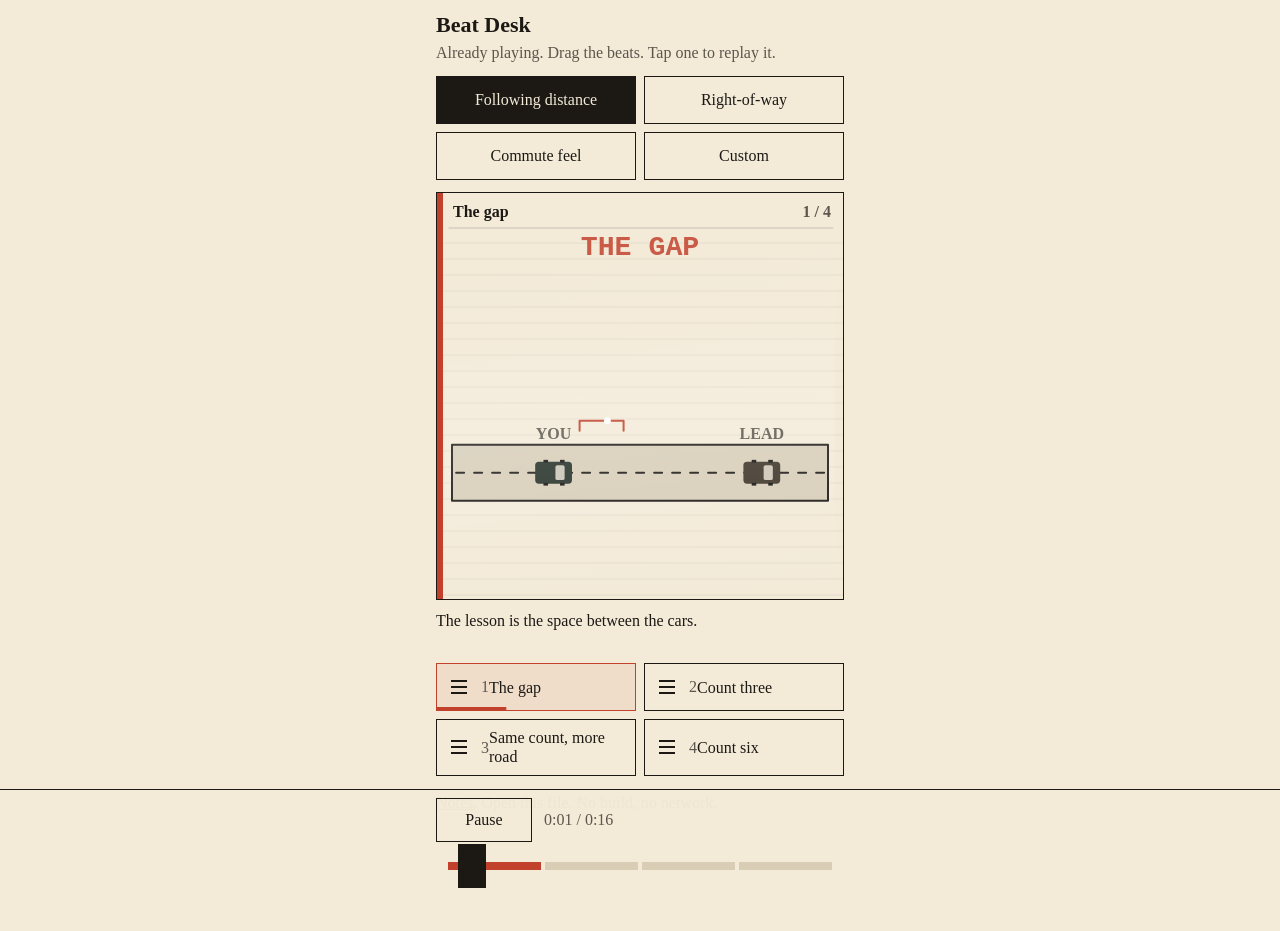
<file: tech-demos/beat-desk/index.html>
<!DOCTYPE html>
<html lang="en">
<head>
  <meta charset="utf-8">
  <meta name="viewport" content="width=device-width, initial-scale=1, viewport-fit=cover">
  <meta name="color-scheme" content="light">
  <title>Beat Desk</title>
  <link rel="icon" href="data:image/svg+xml,%3Csvg xmlns='http://www.w3.org/2000/svg' viewBox='0 0 16 16'%3E%3Crect fill='%23f3ead8' width='16' height='16'/%3E%3Crect fill='%23c2412d' width='3' height='16'/%3E%3C/svg%3E">
  <style>
    :root {
      --paper: #f3ead8;
      --ink: #1c1915;
      --red: #c2412d;
      --mute: #5c564c;
      --line: #d9cdb6;
      --dock: 118px;
    }
    * { box-sizing: border-box; }
    html, body { margin: 0; }
    html { background: var(--paper); }
    body {
      max-width: 440px;
      margin: 0 auto;
      background: var(--paper);
      color: var(--ink);
      font: 16px/1.35 Georgia, Palatino, "Palatino Linotype", Times, serif;
      padding: max(12px, env(safe-area-inset-top)) max(16px, env(safe-area-inset-right)) calc(var(--dock) + env(safe-area-inset-bottom)) max(16px, env(safe-area-inset-left));
      overscroll-behavior: none;
    }
    h1 {
      font-size: 22px;
      line-height: 1.2;
      font-weight: 700;
      margin: 0;
    }
    .lede {
      margin: 4px 0 12px;
      color: var(--mute);
      font-size: 16px;
    }
    .packs {
      display: grid;
      grid-template-columns: 1fr 1fr;
      gap: 8px;
    }
    button, input { font: inherit; color: inherit; }
    button {
      min-height: 48px;
      padding: 8px 10px;
      border: 1.5px solid var(--ink);
      border-radius: 0;
      background: transparent;
      cursor: pointer;
      -webkit-tap-highlight-color: transparent;
    }
    button[aria-pressed="true"] {
      background: var(--ink);
      color: var(--paper);
    }
    button:active { background: var(--red); color: var(--paper); border-color: var(--red); }
    :focus-visible { outline: 2px solid var(--red); outline-offset: 2px; }
    .stage {
      margin-top: 12px;
      border: 1.5px solid var(--ink);
      background: var(--paper);
    }
    canvas {
      display: block;
      width: 100%;
      height: auto;
      aspect-ratio: 1 / 1;
      touch-action: manipulation;
    }
    #caption {
      min-height: 2.7em;
      margin: 10px 0;
      font-size: 16px;
    }
    #beats {
      list-style: none;
      margin: 0;
      padding: 0;
      display: grid;
      grid-template-columns: 1fr 1fr;
      gap: 8px;
      touch-action: none;
    }
    .chip {
      position: relative;
      display: flex;
      align-items: center;
      min-height: 48px;
      border: 1.5px solid var(--ink);
      background: transparent;
      overflow: hidden;
      user-select: none;
    }
    .chip.on { border-color: var(--red); background: rgba(194, 65, 45, 0.08); }
    .chip.floating {
      position: fixed;
      z-index: 6;
      margin: 0;
      box-shadow: 4px 5px 0 rgba(28, 25, 21, 0.18);
      overflow: hidden;
    }
    .grip {
      flex: 0 0 44px;
      width: 44px;
      min-height: 44px;
      border: 0;
      background: transparent;
      color: inherit;
      display: flex;
      flex-direction: column;
      align-items: center;
      justify-content: center;
      gap: 4px;
      padding: 0;
      cursor: grab;
      touch-action: none;
    }
    .chip.floating .grip { cursor: grabbing; }
    .grip span {
      display: block;
      width: 16px;
      height: 2px;
      background: currentColor;
    }
    .n {
      flex: 0 0 auto;
      font-size: 16px;
      color: var(--mute);
      font-variant-numeric: tabular-nums;
    }
    .label {
      flex: 1;
      font-size: 16px;
      line-height: 1.2;
      padding: 8px 10px 8px 0;
      min-height: 44px;
      display: flex;
      align-items: center;
    }
    .chip input {
      flex: 1;
      width: 100%;
      min-height: 44px;
      font-size: 16px;
      border: 0;
      background: transparent;
      padding: 8px 12px 8px 0;
      border-radius: 0;
      user-select: text;
    }
    .fill {
      position: absolute;
      left: 0;
      bottom: 0;
      height: 3px;
      width: 100%;
      background: var(--red);
      transform-origin: left center;
      transform: scaleX(0);
      pointer-events: none;
    }
    .spacer {
      border: 1.5px dashed rgba(28, 25, 21, 0.45);
      box-sizing: border-box;
    }
    .dock-wrap {
      position: fixed;
      left: 0;
      right: 0;
      bottom: 0;
      z-index: 4;
      background: rgba(243, 234, 216, 0.97);
      border-top: 1.5px solid var(--ink);
      padding: 8px 16px max(10px, env(safe-area-inset-bottom));
    }
    .dock { max-width: 408px; margin: 0 auto; }
    .transport {
      display: flex;
      align-items: center;
      gap: 12px;
    }
    #play { min-width: 96px; min-height: 44px; }
    #clock {
      font-size: 16px;
      font-variant-numeric: tabular-nums;
      color: var(--mute);
    }
    #scrub {
      position: relative;
      height: 48px;
      touch-action: none;
      cursor: grab;
    }
    .segs {
      position: absolute;
      left: 12px;
      right: 12px;
      top: 20px;
      height: 8px;
      display: flex;
      gap: 4px;
    }
    .segs i { flex: 1; background: var(--line); }
    .segs i.done { background: var(--ink); }
    .segs i.on { background: var(--red); }
    .thumb {
      position: absolute;
      top: 2px;
      width: 28px;
      height: 44px;
      background: var(--ink);
      transform: translateX(-50%);
      pointer-events: none;
    }
    footer {
      margin-top: 16px;
      font-size: 16px;
      color: var(--mute);
    }
    footer a { color: inherit; }
  </style>
</head>
<body>
  <h1>Beat Desk</h1>
  <p class="lede">Already playing. Drag the beats. Tap one to replay it.</p>

  <div class="packs" role="group" aria-label="Lesson packs">
    <button type="button" data-pack="follow" aria-pressed="true">Following distance</button>
    <button type="button" data-pack="row">Right-of-way</button>
    <button type="button" data-pack="commute">Commute feel</button>
    <button type="button" data-pack="custom">Custom</button>
  </div>

  <div class="stage">
    <canvas id="film" width="800" height="500" aria-label="Beat desk film"></canvas>
  </div>
  <p id="caption" aria-live="polite"></p>
  <div id="beats" role="list" aria-label="Beats in scrub order"></div>

  <footer><a href="NOTES.md">Notes</a>. Open this file. No build, no network.</footer>

  <div class="dock-wrap">
    <div class="dock">
      <div class="transport">
        <button type="button" id="play" aria-label="Pause">Pause</button>
        <span id="clock">0:00 / 0:16</span>
      </div>
      <div id="scrub" role="slider" tabindex="0" aria-valuemin="0" aria-valuemax="16000" aria-valuenow="0" aria-label="Scrub across the four beats">
        <div class="segs" aria-hidden="true"><i></i><i></i><i></i><i></i></div>
        <div class="thumb" id="thumb"></div>
      </div>
    </div>
  </div>

<script>
"use strict";
/* Beat Desk — 4 beats × 4s. Picture is a function of scrub position. */
var BEAT = 4;
var C = {
  paper: "#f3ead8",
  ink: "#1c1915",
  mute: "#5c564c",
  red: "#c2412d",
  green: "#1d6b45",
  blue: "#1d4e89",
  gold: "#b8762a",
  ochre: "#c9842a",
  sea: "#2a6f8f",
  car: "#243028",
  car2: "#3d3428",
  road: "#d7cdb8"
};
var F = "Georgia, Palatino, 'Palatino Linotype', Times, serif";
var N = "ui-monospace, SFMono-Regular, Menlo, Consolas, monospace";
var reduced = window.matchMedia("(prefers-reduced-motion: reduce)").matches;

function clamp(v, a, b) { return v < a ? a : v > b ? b : v; }
function lerp(a, b, t) { return a + (b - a) * t; }
function smooth(t) { t = clamp(t, 0, 1); return t * t * (3 - 2 * t); }
function backOut(t) {
  t = clamp(t, 0, 1);
  var c1 = 1.70158;
  var c3 = c1 + 1;
  return 1 + c3 * Math.pow(t - 1, 3) + c1 * Math.pow(t - 1, 2);
}
function win(k, a, b) { return smooth((k - a) / (b - a)); }
function hold(k, a, b) {
  if (k < a) return smooth((k - (a - 0.08)) / 0.08);
  if (k > b) return 1 - smooth((k - b) / 0.08);
  return 1;
}

function roundRect(ctx, x, y, w, h, r) {
  r = Math.min(r, w / 2, h / 2);
  ctx.beginPath();
  ctx.moveTo(x + r, y);
  ctx.arcTo(x + w, y, x + w, y + h, r);
  ctx.arcTo(x + w, y + h, x, y + h, r);
  ctx.arcTo(x, y + h, x, y, r);
  ctx.arcTo(x, y, x + w, y, r);
  ctx.closePath();
}

function font(ctx, size, weight, face) {
  ctx.font = (weight || "600") + " " + size + "px " + (face || F);
}

function text(ctx, str, x, y, opt) {
  opt = opt || {};
  font(ctx, opt.size || 16, opt.weight || "600", opt.face || F);
  ctx.fillStyle = opt.color || C.ink;
  ctx.textAlign = opt.align || "left";
  ctx.textBaseline = opt.base || "alphabetic";
  ctx.fillText(str, x, y);
}

function wrap(ctx, str, x, y, maxW, lineH, opt) {
  opt = opt || {};
  font(ctx, opt.size || 16, opt.weight || "600", opt.face || F);
  ctx.fillStyle = opt.color || C.ink;
  ctx.textAlign = opt.align || "left";
  ctx.textBaseline = "alphabetic";
  var words = String(str || "…").split(/\s+/);
  var line = "";
  var yy = y;
  var lines = 0;
  var i;
  for (i = 0; i < words.length; i++) {
    var test = line ? line + " " + words[i] : words[i];
    if (ctx.measureText(test).width > maxW && line) {
      ctx.fillText(line, x, yy);
      line = words[i];
      yy += lineH;
      lines++;
      if (lines >= 3) break;
    } else line = test;
  }
  ctx.fillText(line, x, yy);
}

function paper(ctx, w, h) {
  ctx.fillStyle = C.paper;
  ctx.fillRect(0, 0, w, h);
  ctx.strokeStyle = "rgba(28,25,21,0.06)";
  ctx.lineWidth = 1;
  var y;
  for (y = 18; y < h; y += 16) {
    ctx.beginPath();
    ctx.moveTo(0, y);
    ctx.lineTo(w, y);
    ctx.stroke();
  }
  ctx.fillStyle = C.red;
  ctx.fillRect(0, 0, 6, h);
}

function titleBand(ctx, w, label, i) {
  ctx.fillStyle = C.paper;
  ctx.fillRect(0, 0, w, 36);
  ctx.fillStyle = C.red;
  ctx.fillRect(0, 0, 6, 36);
  ctx.strokeStyle = "rgba(28,25,21,0.2)";
  ctx.lineWidth = 1;
  ctx.beginPath();
  ctx.moveTo(12, 35);
  ctx.lineTo(w - 10, 35);
  ctx.stroke();
  var shown = label && label.length > 26 ? label.slice(0, 25) + "…" : (label || "Beat");
  text(ctx, shown, 16, 24, { size: 16, weight: "700" });
  text(ctx, (i + 1) + " / 4", w - 12, 24, { size: 16, color: C.mute, align: "right" });
}

function idleSheen(ctx, w, h, now) {
  if (reduced) return;
  var u = ((now || 0) / 1700) % 1;
  var x = -50 + u * (w + 100);
  var g = ctx.createLinearGradient(x, 40, x + 28, h);
  g.addColorStop(0, "rgba(255,255,255,0)");
  g.addColorStop(0.5, "rgba(255,255,255,0.16)");
  g.addColorStop(1, "rgba(255,255,255,0)");
  ctx.save();
  ctx.beginPath();
  ctx.rect(8, 40, w - 16, h - 48);
  ctx.clip();
  ctx.fillStyle = g;
  ctx.fillRect(0, 0, w, h);
  ctx.restore();
}

function stamp(ctx, str, x, y, k, color) {
  if (k <= 0.01) return;
  var s = backOut(k);
  ctx.save();
  ctx.translate(x, y);
  ctx.rotate(-0.07);
  ctx.scale(s, s);
  font(ctx, 16, "700", F);
  var tw = ctx.measureText(str).width;
  var bw = tw + 16;
  var bh = 28;
  ctx.strokeStyle = color || C.red;
  ctx.lineWidth = 2;
  ctx.strokeRect(-bw / 2, -bh / 2, bw, bh);
  ctx.fillStyle = color || C.red;
  ctx.textAlign = "center";
  ctx.textBaseline = "middle";
  ctx.fillText(str, 0, 1);
  ctx.restore();
}

function fly(ctx, str, x, y, k, size, color) {
  if (k <= 0.01) return;
  var e = smooth(k);
  ctx.save();
  ctx.globalAlpha = clamp(k * 1.4, 0, 1);
  ctx.translate(x, y + (1 - e) * -26);
  ctx.scale(lerp(1.25, 1, e), lerp(1.25, 1, e));
  font(ctx, size || 28, "700", N);
  ctx.fillStyle = color || C.ink;
  ctx.textAlign = "center";
  ctx.textBaseline = "middle";
  ctx.fillText(str, 0, 0);
  ctx.restore();
}

function car(ctx, x, y, dir, color, scale) {
  var s = scale || 1;
  ctx.save();
  ctx.translate(x, y);
  ctx.rotate(dir);
  ctx.scale(s, s);
  ctx.fillStyle = color || C.car;
  roundRect(ctx, -12, -20, 24, 40, 4);
  ctx.fill();
  ctx.fillStyle = "rgba(243,234,216,0.8)";
  roundRect(ctx, -8, -12, 16, 10, 2);
  ctx.fill();
  ctx.fillStyle = "#14120f";
  ctx.fillRect(-14, -12, 3, 5);
  ctx.fillRect(11, -12, 3, 5);
  ctx.fillRect(-14, 6, 3, 5);
  ctx.fillRect(11, 6, 3, 5);
  ctx.restore();
}

function roadH(ctx, x, y, w, h, drift) {
  ctx.fillStyle = C.road;
  ctx.fillRect(x, y, w, h);
  ctx.strokeStyle = C.ink;
  ctx.lineWidth = 2;
  ctx.strokeRect(x + 1, y, w - 2, h);
  ctx.setLineDash([8, 10]);
  ctx.lineDashOffset = reduced ? 0 : -((drift || 0) * 28) % 18;
  ctx.beginPath();
  ctx.moveTo(x, y + h / 2);
  ctx.lineTo(x + w, y + h / 2);
  ctx.stroke();
  ctx.setLineDash([]);
}

function rain(ctx, w, h, drift) {
  ctx.strokeStyle = "rgba(29,78,137,0.4)";
  ctx.lineWidth = 1.5;
  var p = reduced ? 1.2 : (drift || 0);
  var i, x, y;
  for (i = 0; i < 26; i++) {
    x = (i * 53 + p * 40) % (w + 24) - 12;
    y = (i * 37 + p * 70) % (h + 30) - 16;
    ctx.beginPath();
    ctx.moveTo(x, y);
    ctx.lineTo(x - 5, y + 14);
    ctx.stroke();
  }
}

function quad(a, c, b, t) {
  var u = 1 - t;
  return {
    x: u * u * a.x + 2 * u * t * c.x + t * t * b.x,
    y: u * u * a.y + 2 * u * t * c.y + t * t * b.y
  };
}

function strokeQuad(ctx, a, c, b, k) {
  var steps = 40;
  var n = Math.max(1, Math.floor(steps * clamp(k, 0, 1)));
  ctx.beginPath();
  var i;
  for (i = 0; i <= n; i++) {
    var p = quad(a, c, b, i / steps);
    if (i === 0) ctx.moveTo(p.x, p.y);
    else ctx.lineTo(p.x, p.y);
  }
  ctx.stroke();
}

function house(ctx, x, y, s, color) {
  ctx.fillStyle = color;
  ctx.beginPath();
  ctx.moveTo(x, y);
  ctx.lineTo(x + s, y - s * 0.72);
  ctx.lineTo(x + s * 2, y);
  ctx.closePath();
  ctx.fill();
  ctx.fillRect(x + s * 0.28, y, s * 1.44, s);
  ctx.fillStyle = C.paper;
  ctx.fillRect(x + s * 0.82, y + s * 0.38, s * 0.36, s * 0.62);
}

function clockFace(ctx, x, y, r, k) {
  ctx.strokeStyle = C.ink;
  ctx.lineWidth = 2;
  ctx.beginPath();
  ctx.arc(x, y, r, 0, Math.PI * 2);
  ctx.stroke();
  var e = Math.max(0.08, smooth(k));
  var minute = -Math.PI / 2 + (10 / 60) * Math.PI * 2 * e;
  var hour = -Math.PI / 2 + ((7 + 10 / 60) / 12) * Math.PI * 2 * e;
  ctx.beginPath();
  ctx.moveTo(x, y);
  ctx.lineTo(x + Math.cos(hour) * r * 0.5, y + Math.sin(hour) * r * 0.5);
  ctx.moveTo(x, y);
  ctx.lineTo(x + Math.cos(minute) * r * 0.72, y + Math.sin(minute) * r * 0.72);
  ctx.stroke();
}

function crossroads(ctx, w, h, cx, cy, road, drift) {
  ctx.fillStyle = C.road;
  ctx.fillRect(10, cy - road / 2, w - 20, road);
  ctx.fillRect(cx - road / 2, 42, road, h - 50);
  ctx.strokeStyle = C.ink;
  ctx.lineWidth = 2;
  ctx.strokeRect(10, cy - road / 2, w - 20, road);
  ctx.strokeRect(cx - road / 2, 42, road, h - 50);
  ctx.setLineDash([7, 9]);
  ctx.lineDashOffset = reduced ? 0 : -((drift || 0) * 22) % 16;
  ctx.beginPath();
  ctx.moveTo(10, cy);
  ctx.lineTo(cx - road / 2, cy);
  ctx.moveTo(cx + road / 2, cy);
  ctx.lineTo(w - 10, cy);
  ctx.moveTo(cx, 42);
  ctx.lineTo(cx, cy - road / 2);
  ctx.moveTo(cx, cy + road / 2);
  ctx.lineTo(cx, h - 8);
  ctx.stroke();
  ctx.setLineDash([]);
  text(ctx, "N", cx + road / 2 + 8, 56, { size: 16, color: C.mute });
}

/* ---------- Following distance ---------- */
function drawGap(ctx, w, h, k, time, now) {
  var drift = reduced ? 0 : now / 1000;
  var y = h * 0.62;
  var rh = Math.min(56, Math.max(44, h * 0.24));
  roadH(ctx, 14, y, w - 28, rh, drift);
  var leadX = w * 0.8;
  var followX = lerp(w * 0.2, leadX - 118, smooth(k));
  var midY = y + rh / 2;
  car(ctx, followX, midY, Math.PI / 2, C.car, 0.92);
  car(ctx, leadX, midY, Math.PI / 2, C.car2, 0.92);
  text(ctx, "YOU", followX, y - 6, { size: 16, align: "center", color: C.mute });
  text(ctx, "LEAD", leadX, y - 6, { size: 16, align: "center", color: C.mute });
  var x0 = followX + 26;
  var x1 = leadX - 26;
  var xk = lerp(x0, x1, smooth(k));
  ctx.strokeStyle = C.red;
  ctx.lineWidth = 2;
  ctx.beginPath();
  ctx.moveTo(x0, y - 14);
  ctx.lineTo(x0, y - 24);
  ctx.lineTo(xk, y - 24);
  ctx.lineTo(xk, y - 14);
  ctx.stroke();
  if (!reduced && k > 0.08) {
    var glide = x0 + ((now / 900) % 1) * Math.max(0, xk - x0);
    ctx.fillStyle = "#fffef8";
    ctx.beginPath();
    ctx.arc(glide, y - 24, 3.5, 0, Math.PI * 2);
    ctx.fill();
  }
  fly(ctx, "THE GAP", w * 0.5, 64, win(k, 0.15, 0.5), 26, C.red);
}

function drawCount(ctx, w, h, k, time, now) {
  var drift = reduced ? 0 : now / 1000;
  var y = h * 0.64;
  var rh = Math.min(52, Math.max(42, h * 0.22));
  roadH(ctx, 14, y, w - 28, rh, drift);
  var pole = w * 0.68;
  ctx.strokeStyle = C.ink;
  ctx.lineWidth = 3;
  ctx.beginPath();
  ctx.moveTo(pole, y - 28);
  ctx.lineTo(pole, y + rh);
  ctx.stroke();
  ctx.fillStyle = C.red;
  ctx.beginPath();
  ctx.arc(pole, y - 28, 5, 0, Math.PI * 2);
  ctx.fill();
  text(ctx, "MARK", pole, y - 40, { size: 16, align: "center", color: C.mute });
  var leadX = lerp(pole - 64, w - 34, win(k, 0, 0.4));
  var followX = lerp(36, pole, smooth(clamp(k / 0.95, 0, 1)));
  car(ctx, leadX, y + rh / 2, Math.PI / 2, C.car2, 0.86);
  car(ctx, followX, y + rh / 2, Math.PI / 2, C.car, 0.86);
  var ny = 78;
  fly(ctx, "1", w * 0.22, ny, win(k, 0.2, 0.38), 32, C.ink);
  fly(ctx, "2", w * 0.40, ny, win(k, 0.4, 0.58), 32, C.ink);
  fly(ctx, "3", w * 0.58, ny, win(k, 0.6, 0.8), 32, C.red);
}

function drawSpeed(ctx, w, h, k) {
  var mph = Math.round(lerp(25, 65, k));
  var feet = Math.round(mph * 1.4667 * 3);
  var cx = 78;
  var cy = h * 0.46;
  var r = Math.min(46, h * 0.22);
  ctx.strokeStyle = C.ink;
  ctx.lineWidth = 2;
  ctx.beginPath();
  ctx.arc(cx, cy, r, Math.PI, 0, true);
  ctx.stroke();
  var ang = lerp(Math.PI, Math.PI * 2, k);
  ctx.beginPath();
  ctx.moveTo(cx, cy);
  ctx.lineTo(cx + Math.cos(ang) * (r - 8), cy + Math.sin(ang) * (r - 8));
  ctx.stroke();
  text(ctx, mph + " mph", cx, cy + 18, { size: 16, align: "center" });
  text(ctx, feet + " ft", w - 16, 58, { size: 22, align: "right", weight: "700", face: N, color: C.red });
  text(ctx, "3 seconds", w - 16, 80, { size: 16, align: "right", color: C.mute });
  var left = 150;
  var maxW = w - left - 18;
  var by = h * 0.7;
  var frac = mph / 65;
  var secW = Math.max(10, (maxW - 8) / 3 * frac);
  var i;
  for (i = 0; i < 3; i++) {
    var x = left + i * (secW + 4);
    ctx.fillStyle = i === 2 ? C.red : C.ink;
    ctx.fillRect(x, by, secW, 18);
    text(ctx, String(i + 1) + "s", x + secW / 2, by - 18, { size: 16, align: "center", color: C.mute });
  }
}

function drawWet(ctx, w, h, k, time, now) {
  var drift = reduced ? 0 : now / 1000;
  rain(ctx, w, h, drift);
  var y = h * 0.66;
  var rh = Math.min(48, Math.max(40, h * 0.2));
  roadH(ctx, 14, y, w - 28, rh, drift + 2);
  var leadX = w - 42;
  var unit = Math.min(22, (w - 150) / 6);
  var blocks = 3 + 3 * smooth(k);
  var followX = leadX - 34 - blocks * unit - 16;
  followX = Math.max(36, followX);
  car(ctx, followX, y + rh / 2, Math.PI / 2, C.car, 0.84);
  car(ctx, leadX, y + rh / 2, Math.PI / 2, C.car2, 0.84);
  var x = followX + 22;
  var i;
  for (i = 0; i < 6; i++) {
    var appear = i < 3 ? 1 : win(k, 0.12 + (i - 3) * 0.16, 0.34 + (i - 3) * 0.16);
    if (appear <= 0.02) continue;
    ctx.globalAlpha = appear;
    ctx.fillStyle = i < 3 ? C.ink : C.blue;
    ctx.fillRect(x + i * unit, y - 22, Math.max(4, unit - 3), 12);
    ctx.globalAlpha = 1;
  }
  fly(ctx, "3", w * 0.16, 70, 1, 28, C.ink);
  fly(ctx, "6", w * 0.34, 70, win(k, 0.45, 0.72), 32, C.blue);
  stamp(ctx, "DOUBLE", w * 0.78, 108, win(k, 0.6, 0.88), C.blue);
}

/* ---------- Right-of-way ---------- */
function rowGeom(w, h) {
  return {
    cx: w * 0.5,
    cy: h * 0.52,
    road: Math.max(34, Math.min(46, h * 0.18))
  };
}

function drawFirst(ctx, w, h, k, time, now) {
  var g = rowGeom(w, h);
  var drift = reduced ? 0 : now / 1000;
  crossroads(ctx, w, h, g.cx, g.cy, g.road, drift);
  var stopS = g.cy + g.road / 2 + 28;
  var stopE = g.cx + g.road / 2 + 28;
  var southY = lerp(h + 20, stopS, win(k, 0, 0.32));
  if (k > 0.58) southY = lerp(stopS, -30, win(k, 0.58, 1));
  var eastX = lerp(w + 20, stopE, win(k, 0.28, 0.55));
  car(ctx, g.cx, southY, 0, C.car, 0.95);
  car(ctx, eastX, g.cy, -Math.PI / 2, C.car2, 0.95);
  fly(ctx, "1", g.cx - 34, Math.min(h - 28, stopS + 8), win(k, 0.22, 0.4), 26, C.red);
  fly(ctx, "2", Math.min(w - 28, stopE + 6), g.cy + 32, win(k, 0.45, 0.62), 26, C.ink);
  stamp(ctx, "GO", g.cx + 42, 64, win(k, 0.62, 0.82), C.green);
}

function drawTie(ctx, w, h, k, time, now) {
  var g = rowGeom(w, h);
  var drift = reduced ? 0 : now / 1000;
  crossroads(ctx, w, h, g.cx, g.cy, g.road, drift);
  var stopS = g.cy + g.road / 2 + 28;
  var stopE = g.cx + g.road / 2 + 28;
  var southY = lerp(h * 0.92, stopS, win(k, 0, 0.28));
  var eastX = lerp(w * 0.92, stopE, win(k, 0, 0.28));
  if (k > 0.42) eastX = lerp(stopE, -30, win(k, 0.42, 0.92));
  car(ctx, g.cx, southY, 0, C.car, 0.95);
  car(ctx, eastX, g.cy, -Math.PI / 2, C.green, 0.95);
  if (k < 0.72) text(ctx, "YOU", g.cx, Math.min(h - 16, southY + 26), { size: 16, align: "center" });
  stamp(ctx, "YIELD", g.cx, Math.min(h - 24, stopS + 22), win(k, 0.32, 0.5), C.red);
  stamp(ctx, "GOES", w * 0.72, 64, win(k, 0.4, 0.58), C.green);
  text(ctx, "on your right", w - 12, h - 12, { size: 16, align: "right", color: C.mute });
}

function drawLeft(ctx, w, h, k, time, now) {
  var g = rowGeom(w, h);
  var drift = reduced ? 0 : now / 1000;
  crossroads(ctx, w, h, g.cx, g.cy, g.road, drift);
  var stopS = g.cy + g.road / 2 + 28;
  var northY = lerp(-20, h + 24, win(k, 0, 0.55));
  car(ctx, g.cx, northY, Math.PI, C.car2, 0.9);
  text(ctx, "STRAIGHT", 16, 58, { size: 16, color: C.mute });
  var u = k < 0.58 ? 0 : win(k, 0.58, 1);
  var a = { x: g.cx, y: stopS };
  var b = { x: 24, y: g.cy };
  var c = { x: g.cx, y: g.cy };
  ctx.strokeStyle = C.red;
  ctx.lineWidth = 2;
  ctx.setLineDash(u > 0 ? [] : [5, 6]);
  strokeQuad(ctx, a, c, b, u > 0 ? u : 0.35);
  ctx.setLineDash([]);
  if (u <= 0) {
    car(ctx, g.cx, stopS, 0, C.car, 0.95);
    stamp(ctx, "WAIT", g.cx, stopS + 36, win(k, 0.1, 0.3), C.red);
  } else {
    var p = quad(a, c, b, u);
    var p2 = quad(a, c, b, Math.min(1, u + 0.04));
    var ang = Math.atan2(p2.y - p.y, p2.x - p.x);
    car(ctx, p.x, p.y, ang + Math.PI / 2, C.car, 0.95);
  }
  text(ctx, "LEFT", 16, h - 12, { size: 16, color: C.mute });
}

function drawTake(ctx, w, h, k, time, now) {
  var g = rowGeom(w, h);
  var drift = reduced ? 0 : now / 1000;
  crossroads(ctx, w, h, g.cx, g.cy, g.road, drift);
  var stopS = g.cy + g.road / 2 + 28;
  var crossX = lerp(-40, w + 40, win(k, 0, 0.36));
  if (k < 0.42) car(ctx, crossX, g.cy, Math.PI / 2, C.car2, 0.9);
  var creep = 0;
  if (k >= 0.12 && k < 0.4) creep = smooth((k - 0.12) / 0.28);
  else if (k >= 0.4 && k < 0.58) creep = 1 - smooth((k - 0.4) / 0.18);
  var y = stopS - creep * 34;
  if (k > 0.7) y = lerp(stopS, -36, win(k, 0.7, 1));
  car(ctx, g.cx, y, 0, C.car, 0.95);
  var bad = hold(k, 0.36, 0.6);
  var good = hold(k, 0.68, 1.2);
  if (bad > 0.02) stamp(ctx, "NOT YOURS", g.cx, g.cy - g.road, bad, C.red);
  if (good > 0.02) stamp(ctx, "GIVEN", g.cx + 8, stopS + 34, good, C.green);
}

/* ---------- Commute feel ---------- */
function panels(ctx, w, h) {
  var mid = w / 2;
  ctx.fillStyle = "rgba(201,132,42,0.16)";
  ctx.fillRect(8, 42, mid - 14, h - 52);
  ctx.fillStyle = "rgba(42,111,143,0.16)";
  ctx.fillRect(mid + 6, 42, mid - 14, h - 52);
}

function sketchMark(ctx, w, h) {
  text(ctx, "SKETCH", w - 12, h - 8, { size: 16, color: C.gold, weight: "700", align: "right" });
}

function drawDoors(ctx, w, h, k) {
  panels(ctx, w, h);
  var mid = w / 2;
  var s = Math.min(36, w * 0.09);
  house(ctx, mid * 0.5 - s, h * 0.72, s, C.ochre);
  house(ctx, mid + mid * 0.5 - s, h * 0.72, s, C.sea);
  text(ctx, "VISTA", mid * 0.5, 62, { size: 16, align: "center" });
  text(ctx, "OCEANSIDE", mid + mid * 0.5, 62, { size: 16, align: "center" });
  text(ctx, "78", mid * 0.5, h * 0.72 + s + 20, { size: 16, align: "center", color: C.mute });
  text(ctx, "5", mid + mid * 0.5, h * 0.72 + s + 20, { size: 16, align: "center", color: C.mute });
  clockFace(ctx, mid * 0.5, h * 0.42, 22, k);
  clockFace(ctx, mid + mid * 0.5, h * 0.42, 22, k);
  ctx.strokeStyle = C.ink;
  ctx.lineWidth = 2;
  var y = h * 0.28;
  ctx.beginPath();
  ctx.moveTo(mid * 0.5, y);
  ctx.lineTo(lerp(mid * 0.5, mid + mid * 0.5, smooth(k)), y);
  ctx.stroke();
  fly(ctx, "7:10", mid, y - 16, win(k, 0.4, 0.75), 22, C.ink);
  sketchMark(ctx, w, h);
}

function drawMiles(ctx, w, h, k, time, now) {
  panels(ctx, w, h);
  var mid = w / 2;
  var pin = { x: mid, y: 72 };
  ctx.fillStyle = C.red;
  ctx.beginPath();
  ctx.arc(pin.x, pin.y, 6, 0, Math.PI * 2);
  ctx.fill();
  text(ctx, "WORK", pin.x + 28, pin.y + 6, { size: 16, color: C.ink });
  var aL = { x: mid * 0.5, y: h * 0.78 };
  var aR = { x: mid + mid * 0.5, y: h * 0.78 };
  ctx.lineWidth = 2.5;
  ctx.strokeStyle = C.ochre;
  strokeQuad(ctx, aL, { x: mid * 0.35, y: h * 0.4 }, pin, win(k, 0, 0.62));
  ctx.strokeStyle = C.sea;
  strokeQuad(ctx, aR, { x: w * 0.86, y: h * 0.48 }, pin, win(k, 0.08, 1));
  fly(ctx, "14 mi", mid * 0.38, h * 0.5, win(k, 0.35, 0.6), 22, C.ochre);
  fly(ctx, "22 mi", w * 0.78, h * 0.46, win(k, 0.55, 0.85), 22, C.sea);
  sketchMark(ctx, w, h);
}

function drawMinutes(ctx, w, h, k) {
  panels(ctx, w, h);
  var mid = w / 2;
  var eased = smooth(k);
  var coast = Math.round(lerp(0, 41, eased));
  var inland = Math.min(28, coast);
  text(ctx, "VISTA", mid * 0.5, 60, { size: 16, align: "center" });
  text(ctx, "OCEANSIDE", mid + mid * 0.5, 60, { size: 16, align: "center" });
  font(ctx, 42, "700", N);
  ctx.fillStyle = C.ochre;
  ctx.textAlign = "center";
  ctx.fillText(String(inland), mid * 0.5, h * 0.48);
  ctx.fillStyle = C.sea;
  ctx.fillText(String(coast), mid + mid * 0.5, h * 0.48);
  text(ctx, "min", mid * 0.5, h * 0.48 + 22, { size: 16, align: "center", color: C.mute });
  text(ctx, "min", mid + mid * 0.5, h * 0.48 + 22, { size: 16, align: "center", color: C.mute });
  var maxBar = mid * 0.7;
  var by = h * 0.74;
  ctx.fillStyle = C.ochre;
  ctx.fillRect(mid * 0.5 - maxBar / 2, by, maxBar * (inland / 41), 16);
  ctx.fillStyle = C.sea;
  ctx.fillRect(mid + mid * 0.5 - maxBar / 2, by, maxBar * (coast / 41), 16);
  if (coast >= 28) stamp(ctx, "STILL GOING", mid + mid * 0.5, by + 40, win(k, 0.62, 0.85), C.sea);
  sketchMark(ctx, w, h);
}

function heat(ctx, x, y, w, h, drift) {
  ctx.save();
  ctx.beginPath();
  ctx.rect(x, y, w, h);
  ctx.clip();
  ctx.strokeStyle = "rgba(201,132,42,0.7)";
  ctx.lineWidth = 1.5;
  var i, px, yy;
  for (i = 0; i < 7; i++) {
    yy = y + 12 + i * (h / 8);
    ctx.beginPath();
    ctx.moveTo(x, yy);
    for (px = 0; px <= w; px += 8) {
      ctx.lineTo(x + px, yy + Math.sin(px * 0.09 + drift * 3 + i) * 3.2);
    }
    ctx.stroke();
  }
  ctx.restore();
}

function drawFeel(ctx, w, h, k, time, now) {
  panels(ctx, w, h);
  var mid = w / 2;
  var drift = reduced ? 0 : now / 1000;
  heat(ctx, 10, 44, mid - 16, h - 56, drift);
  ctx.save();
  ctx.beginPath();
  ctx.rect(mid + 6, 44, mid - 16, h - 56);
  ctx.clip();
  ctx.strokeStyle = "rgba(42,111,143,0.55)";
  ctx.lineWidth = 2;
  var i;
  for (i = 0; i < 6; i++) {
    var yy = 70 + i * ((h - 90) / 6) + Math.sin(drift * 1.4 + i) * (reduced ? 0 : 2);
    ctx.beginPath();
    ctx.moveTo(mid + 10, yy);
    ctx.lineTo(w - 16, yy);
    ctx.stroke();
  }
  ctx.restore();
  text(ctx, "VISTA", mid * 0.5, 64, { size: 16, align: "center" });
  text(ctx, "OCEANSIDE", mid + mid * 0.5, 64, { size: 16, align: "center" });
  stamp(ctx, "78 · HEAT", mid * 0.5, h * 0.48, win(k, 0.15, 0.45), C.ochre);
  stamp(ctx, "5 · AIR", mid + mid * 0.5, h * 0.48, win(k, 0.35, 0.65), C.sea);
  fly(ctx, "WEEKDAY", mid, h * 0.72, win(k, 0.55, 0.85), 20, C.ink);
  sketchMark(ctx, w, h);
}

/* ---------- Custom ---------- */
function drawCustom(ctx, w, h, k, time, now, beat) {
  var label = (beat.label || "").trim() || "Untitled beat";
  var drift = reduced ? 0 : now / 1000;
  if (beat.kind === "arc") {
    var cx = w / 2;
    var cy = h * 0.58;
    var r = Math.min(w, h) * 0.28;
    ctx.strokeStyle = C.ink;
    ctx.lineWidth = 2.5;
    ctx.beginPath();
    ctx.arc(cx, cy, r, -Math.PI / 2, -Math.PI / 2 + Math.PI * 2 * smooth(k));
    ctx.stroke();
    if (!reduced) {
      var a = -Math.PI / 2 + ((drift * 0.8) % 1) * Math.PI * 2 * Math.max(0.05, smooth(k));
      ctx.fillStyle = C.red;
      ctx.beginPath();
      ctx.arc(cx + Math.cos(a) * r, cy + Math.sin(a) * r, 4, 0, Math.PI * 2);
      ctx.fill();
    }
    wrap(ctx, label, cx, cy, r * 1.4, 22, { size: 18, align: "center", weight: "700" });
  } else if (beat.kind === "stamp") {
    wrap(ctx, label, w / 2, h * 0.78, w - 48, 22, { size: 16, align: "center", color: C.mute });
    stamp(ctx, label.length > 18 ? label.slice(0, 17) + "…" : label, w / 2, h * 0.48, smooth(Math.min(1, k / 0.7)), C.red);
  } else if (beat.kind === "count") {
    text(ctx, label, 16, 56, { size: 16, weight: "700" });
    var shown = clamp(Math.ceil(k * 4 - 1e-6), 0, 4);
    var i;
    var bw = (w - 80) / 4;
    var base = h * 0.74;
    for (i = 0; i < 4; i++) {
      var hk = win(k, i * 0.18, i * 0.18 + 0.28);
      ctx.fillStyle = i === 3 ? C.red : C.ink;
      ctx.fillRect(20 + i * (bw + 8), base - hk * (h * 0.26), bw, Math.max(0, hk * (h * 0.26)));
      text(ctx, String(i + 1), 20 + i * (bw + 8) + bw / 2, base + 18, { size: 16, align: "center" });
    }
    if (shown > 0) fly(ctx, String(shown), w - 36, h * 0.36, 1, 32, C.red);
  } else {
    wrap(ctx, label, w / 2, h * 0.46, w - 40, 26, { size: 22, align: "center", weight: "700" });
    var y = h * 0.62;
    ctx.strokeStyle = C.gold;
    ctx.lineWidth = 3;
    ctx.beginPath();
    ctx.moveTo(24, y);
    ctx.lineTo(24 + (w - 48) * smooth(k), y);
    ctx.stroke();
    if (!reduced) {
      var u = (drift * 0.35) % 1;
      var gx = 24 + u * (w - 48);
      var grd = ctx.createLinearGradient(gx - 20, y, gx + 20, y);
      grd.addColorStop(0, "rgba(255,255,255,0)");
      grd.addColorStop(0.5, "rgba(255,255,255,0.85)");
      grd.addColorStop(1, "rgba(255,255,255,0)");
      ctx.fillStyle = grd;
      ctx.fillRect(20, y - 18, w - 40, 36);
    }
    text(ctx, "hold the point", 16, h - 16, { size: 16, color: C.mute });
  }
}

function beat(id, label, line, draw, kind) {
  return { id: id, label: label, line: line, draw: draw, kind: kind || "" };
}

function makeFollow() {
  return [
    beat("f1", "The gap", "The lesson is the space between the cars.", drawGap),
    beat("f2", "Count three", "Count one, two, three before you reach their mark.", drawCount),
    beat("f3", "Same count, more road", "Three seconds covers more road as speed climbs.", drawSpeed),
    beat("f4", "Count six", "Rain, fog, or dark: count to six.", drawWet)
  ];
}
function makeRow() {
  return [
    beat("r1", "First to stop", "First car to stop is the first to go.", drawFirst),
    beat("r2", "Left yields", "Same moment: the driver on the left yields to the right.", drawTie),
    beat("r3", "Left turn waits", "A left turn waits for straight-on traffic.", drawLeft),
    beat("r4", "It is given", "Right-of-way is given. The car goes when the gap is offered.", drawTake)
  ];
}
function makeCommute() {
  return [
    beat("m1", "Two doors", "Same alarm. Inland Vista, coastal Oceanside.", drawDoors),
    beat("m2", "Miles flatter", "Sketch miles: the inland arc finishes first.", drawMiles),
    beat("m3", "Minutes in the seat", "Sketch minutes: the coast clock keeps running.", drawMinutes),
    beat("m4", "The weekday", "A shorter oven on the 78, or longer cool air on the 5.", drawFeel)
  ];
}
function makeCustom() {
  var spec = [
    ["c1", "Name the claim", "arc"],
    ["c2", "Show the turn", "stamp"],
    ["c3", "Count the cost", "count"],
    ["c4", "Hold the point", "sheen"]
  ];
  return spec.map(function (s) {
    var b = beat(s[0], s[1], s[1], null, s[2]);
    b.draw = function (ctx, w, h, k, time, now) { drawCustom(ctx, w, h, k, time, now, b); };
    return b;
  });
}

var PACKS = {
  follow: makeFollow(),
  row: makeRow(),
  commute: makeCommute(),
  custom: makeCustom()
};

var packId = "follow";
var film = PACKS.follow;
var t = 0;
var playing = true;
var drag = null;
var suppressClick = false;
var scrubbing = false;
var view = { w: 800, h: 500 };
var canvas = document.getElementById("film");
var ctx = canvas.getContext("2d");
var beatsEl = document.getElementById("beats");
var captionEl = document.getElementById("caption");
var playBtn = document.getElementById("play");
var clockEl = document.getElementById("clock");
var scrub = document.getElementById("scrub");
var thumb = document.getElementById("thumb");
var segs = scrub.querySelectorAll(".segs i");
var lastCaption = "";

function DUR() { return film.length * BEAT; }
function activeIndex() {
  var i = Math.floor(t / BEAT);
  if (i < 0) return 0;
  if (i > film.length - 1) return film.length - 1;
  return i;
}
function localK() {
  return clamp((t - activeIndex() * BEAT) / BEAT, 0, 1);
}
function fmt(s) {
  s = Math.max(0, s);
  var m = Math.floor(s / 60);
  var r = Math.floor(s % 60);
  return m + ":" + (r < 10 ? "0" : "") + r;
}

function resize() {
  var rect = canvas.getBoundingClientRect();
  var dpr = Math.min(2, window.devicePixelRatio || 1);
  var w = Math.max(1, Math.round(rect.width));
  var h = Math.max(1, Math.round(rect.height));
  if (canvas.width !== Math.round(w * dpr) || canvas.height !== Math.round(h * dpr)) {
    canvas.width = Math.round(w * dpr);
    canvas.height = Math.round(h * dpr);
  }
  ctx.setTransform(dpr, 0, 0, dpr, 0, 0);
  view.w = w;
  view.h = h;
}

function render(now) {
  resize();
  var w = view.w;
  var h = view.h;
  ctx.clearRect(0, 0, w, h);
  ctx.lineJoin = "round";
  ctx.lineCap = "round";
  paper(ctx, w, h);
  var i = activeIndex();
  var b = film[i];
  b.draw(ctx, w, h, localK(), t, now || 0);
  idleSheen(ctx, w, h, now || 0);
  titleBand(ctx, w, b.label, i);
}

function renderChips() {
  beatsEl.innerHTML = "";
  film.forEach(function (b) {
    var chip = document.createElement("div");
    chip.className = "chip";
    chip.dataset.id = b.id;
    chip.setAttribute("role", "listitem");
    var grip = document.createElement("button");
    grip.type = "button";
    grip.className = "grip";
    grip.innerHTML = "<span></span><span></span><span></span>";
    grip.setAttribute("aria-label", "Replay " + (b.label || "beat") + ". Drag to reorder.");
    chip.appendChild(grip);
    var num = document.createElement("span");
    num.className = "n";
    num.textContent = "1";
    chip.appendChild(num);
    if (packId === "custom") {
      var input = document.createElement("input");
      input.type = "text";
      input.value = b.label;
      input.maxLength = 42;
      input.setAttribute("aria-label", "Beat " + b.id + " label");
      input.addEventListener("input", function () {
        b.label = input.value;
        b.line = input.value.trim() || "Untitled beat";
        grip.setAttribute("aria-label", "Replay " + (b.label || "beat") + ". Drag to reorder.");
      });
      chip.appendChild(input);
    } else {
      var lab = document.createElement("span");
      lab.className = "label";
      lab.textContent = b.label;
      chip.appendChild(lab);
    }
    var fill = document.createElement("i");
    fill.className = "fill";
    fill.setAttribute("aria-hidden", "true");
    chip.appendChild(fill);
    beatsEl.appendChild(chip);
  });
}

function moveInArray(from, to) {
  if (from === to || from < 0 || to < 0 || from >= film.length || to >= film.length) return;
  var id = film[activeIndex()].id;
  var k = localK();
  var item = film.splice(from, 1)[0];
  film.splice(to, 0, item);
  var ni = 0;
  var i;
  for (i = 0; i < film.length; i++) if (film[i].id === id) ni = i;
  t = (ni + k) * BEAT;
}

function slots() {
  return Array.prototype.filter.call(beatsEl.children, function (el) {
    return !el.classList.contains("floating");
  });
}

function placeSpacer(clientX, clientY) {
  var kids = slots();
  var from = kids.indexOf(drag.spacer);
  if (from < 0) return;
  var target = from;
  var best = Infinity;
  var i;
  for (i = 0; i < kids.length; i++) {
    var r = kids[i].getBoundingClientRect();
    var dx = clientX - (r.left + r.width / 2);
    var dy = clientY - (r.top + r.height / 2);
    var d = dx * dx + dy * dy;
    if (d < best) { best = d; target = i; }
  }
  if (target === from) return;
  var next = [];
  for (i = 0; i < kids.length; i++) if (kids[i] !== drag.spacer) next.push(kids[i]);
  var ordered = next.slice();
  ordered.splice(target, 0, drag.spacer);
  for (i = 0; i < ordered.length; i++) beatsEl.appendChild(ordered[i]);
  moveInArray(from, target);
}

function lift(e) {
  var rect = drag.chip.getBoundingClientRect();
  drag.dy = e.clientY - rect.top;
  drag.left = rect.left;
  drag.width = rect.width;
  var spacer = document.createElement("div");
  spacer.className = "spacer";
  spacer.style.height = rect.height + "px";
  drag.chip.parentNode.insertBefore(spacer, drag.chip);
  drag.spacer = spacer;
  drag.chip.classList.add("floating");
  drag.chip.style.width = rect.width + "px";
  drag.chip.style.left = rect.left + "px";
  drag.chip.style.top = rect.top + "px";
  drag.lifted = true;
}

function endDrag(cancel) {
  if (!drag) return;
  var id = drag.id;
  var moved = drag.moved;
  if (drag.lifted) {
    beatsEl.insertBefore(drag.chip, drag.spacer);
    drag.spacer.remove();
    drag.chip.classList.remove("floating");
    drag.chip.style.width = "";
    drag.chip.style.left = "";
    drag.chip.style.top = "";
  }
  drag = null;
  if (moved) suppressClick = true;
  if (!cancel && !moved) {
    var i;
    for (i = 0; i < film.length; i++) if (film[i].id === id) replay(i);
  }
}

function replay(i) {
  t = i * BEAT;
  playing = true;
}

function toggle() {
  playing = !playing;
  if (playing && t >= DUR() - 0.05) t = 0;
}

function setPack(id) {
  if (!PACKS[id]) return;
  if (drag) endDrag(true);
  packId = id;
  film = PACKS[id];
  t = 0;
  playing = true;
  renderChips();
  var buttons = document.querySelectorAll(".packs button");
  Array.prototype.forEach.call(buttons, function (btn) {
    btn.setAttribute("aria-pressed", btn.getAttribute("data-pack") === id ? "true" : "false");
  });
}

function syncUI() {
  var ai = activeIndex();
  var k = localK();
  var chips = beatsEl.querySelectorAll(".chip");
  Array.prototype.forEach.call(chips, function (el) {
    var i = -1;
    var n;
    for (n = 0; n < film.length; n++) if (film[n].id === el.dataset.id) i = n;
    el.classList.toggle("on", i === ai);
    var num = el.querySelector(".n");
    if (num) num.textContent = String(i + 1);
    var fill = el.querySelector(".fill");
    var pk = i < ai ? 1 : i > ai ? 0 : k;
    if (fill) fill.style.transform = "scaleX(" + pk + ")";
  });
  var b = film[ai];
  if (b.line !== lastCaption) {
    lastCaption = b.line;
    captionEl.textContent = b.line;
  }
  canvas.setAttribute("aria-label", "Beat " + (ai + 1) + " of 4, " + b.label + ". " + b.line);
  clockEl.textContent = fmt(t) + " / " + fmt(DUR());
  playBtn.textContent = playing ? "Pause" : "Play";
  playBtn.setAttribute("aria-label", playing ? "Pause" : "Play");
  var p = t / DUR();
  thumb.style.left = (p * 100) + "%";
  Array.prototype.forEach.call(segs, function (el, i) {
    el.classList.toggle("done", i < ai);
    el.classList.toggle("on", i === ai);
  });
  scrub.setAttribute("aria-valuenow", String(Math.round(t * 1000)));
  scrub.setAttribute("aria-valuemax", String(Math.round(DUR() * 1000)));
  scrub.setAttribute("aria-valuetext", "Beat " + (ai + 1) + " of 4, " + b.label + ", " + fmt(t));
}

beatsEl.addEventListener("pointerdown", function (e) {
  if (e.target.closest("input")) return;
  var chip = e.target.closest(".chip");
  if (!chip || (e.button != null && e.button !== 0)) return;
  if (drag) endDrag(true);
  drag = {
    id: chip.dataset.id,
    chip: chip,
    pointer: e.pointerId,
    startX: e.clientX,
    startY: e.clientY,
    moved: false,
    lifted: false
  };
  chip.setPointerCapture(e.pointerId);
});

beatsEl.addEventListener("pointermove", function (e) {
  if (!drag || e.pointerId !== drag.pointer) return;
  var dx = e.clientX - drag.startX;
  var dy = e.clientY - drag.startY;
  if (!drag.moved && Math.hypot(dx, dy) > 8) {
    drag.moved = true;
    lift(e);
  }
  if (!drag.lifted) return;
  e.preventDefault();
  drag.chip.style.top = (e.clientY - drag.dy) + "px";
  drag.chip.style.left = drag.left + "px";
  placeSpacer(e.clientX, e.clientY);
});

function onPointerEnd(e) {
  if (!drag || (e && e.pointerId != null && e.pointerId !== drag.pointer)) return;
  endDrag(false);
}
beatsEl.addEventListener("pointerup", onPointerEnd);
beatsEl.addEventListener("pointercancel", onPointerEnd);

beatsEl.addEventListener("click", function (e) {
  var grip = e.target.closest(".grip");
  if (!grip) return;
  if (suppressClick) { suppressClick = false; return; }
  var chip = grip.closest(".chip");
  var i;
  for (i = 0; i < film.length; i++) if (film[i].id === chip.dataset.id) replay(i);
});

beatsEl.addEventListener("keydown", function (e) {
  var chip = e.target.closest ? e.target.closest(".chip") : null;
  if (!chip) return;
  var i = -1;
  var n;
  for (n = 0; n < film.length; n++) if (film[n].id === chip.dataset.id) i = n;
  if (e.altKey && (e.key === "ArrowUp" || e.key === "ArrowDown")) {
    var j = e.key === "ArrowUp" ? i - 1 : i + 1;
    if (j < 0 || j >= film.length) return;
    var id = film[i].id;
    moveInArray(i, j);
    renderChips();
    var again = beatsEl.querySelector('.chip[data-id="' + id + '"] .grip');
    if (again) again.focus();
    e.preventDefault();
  }
});

document.querySelector(".packs").addEventListener("click", function (e) {
  var btn = e.target.closest("button");
  if (!btn) return;
  setPack(btn.getAttribute("data-pack"));
});

playBtn.addEventListener("click", toggle);

function scrubTo(clientX) {
  var r = scrub.getBoundingClientRect();
  var p = clamp((clientX - r.left) / r.width, 0, 1);
  t = p * (DUR() - 0.001);
  playing = false;
}
scrub.addEventListener("pointerdown", function (e) {
  scrubbing = true;
  scrub.setPointerCapture(e.pointerId);
  scrubTo(e.clientX);
  e.preventDefault();
});
scrub.addEventListener("pointermove", function (e) {
  if (!scrubbing) return;
  scrubTo(e.clientX);
});
scrub.addEventListener("pointerup", function () { scrubbing = false; });
scrub.addEventListener("pointercancel", function () { scrubbing = false; });
scrub.addEventListener("keydown", function (e) {
  var step = BEAT / 20;
  if (e.key === "ArrowRight") { t = Math.min(DUR() - 0.001, t + step); playing = false; e.preventDefault(); }
  else if (e.key === "ArrowLeft") { t = Math.max(0, t - step); playing = false; e.preventDefault(); }
  else if (e.key === "Home") { t = 0; playing = false; e.preventDefault(); }
  else if (e.key === "End") { t = DUR() - 0.001; playing = false; e.preventDefault(); }
});

document.addEventListener("keydown", function (e) {
  if (e.key !== " " && e.code !== "Space") return;
  var el = document.activeElement;
  if (el) {
    var tag = el.tagName;
    if (tag === "INPUT" || tag === "TEXTAREA" || tag === "BUTTON") return;
  }
  e.preventDefault();
  toggle();
});

(function readQuery() {
  var q = new URLSearchParams(location.search);
  var p = q.get("pack");
  if (p && PACKS[p]) {
    packId = p;
    film = PACKS[p];
    var buttons = document.querySelectorAll(".packs button");
    Array.prototype.forEach.call(buttons, function (btn) {
      btn.setAttribute("aria-pressed", btn.getAttribute("data-pack") === p ? "true" : "false");
    });
  }
  if (q.get("t")) {
    var seek = parseFloat(q.get("t"));
    if (!isNaN(seek)) t = clamp(seek, 0, DUR() - 0.001);
  }
  if (q.get("pause") === "1") playing = false;
})();

renderChips();

var last = 0;
function frame(now) {
  if (!last) last = now;
  var dt = Math.min(0.05, (now - last) / 1000);
  last = now;
  if (playing && !scrubbing) {
    t += dt;
    if (t >= DUR()) t -= DUR();
  }
  render(now);
  syncUI();
  requestAnimationFrame(frame);
}
requestAnimationFrame(frame);

window.__desk = {
  beatLen: BEAT,
  get t() { return t; },
  get playing() { return playing; },
  get pack() { return packId; },
  ids: function () { return film.map(function (b) { return b.id; }); },
  labels: function () { return film.map(function (b) { return b.label; }); },
  active: function () { return activeIndex(); },
  line: function () { return film[activeIndex()].line; }
};
</script>
</body>
</html>
</file>
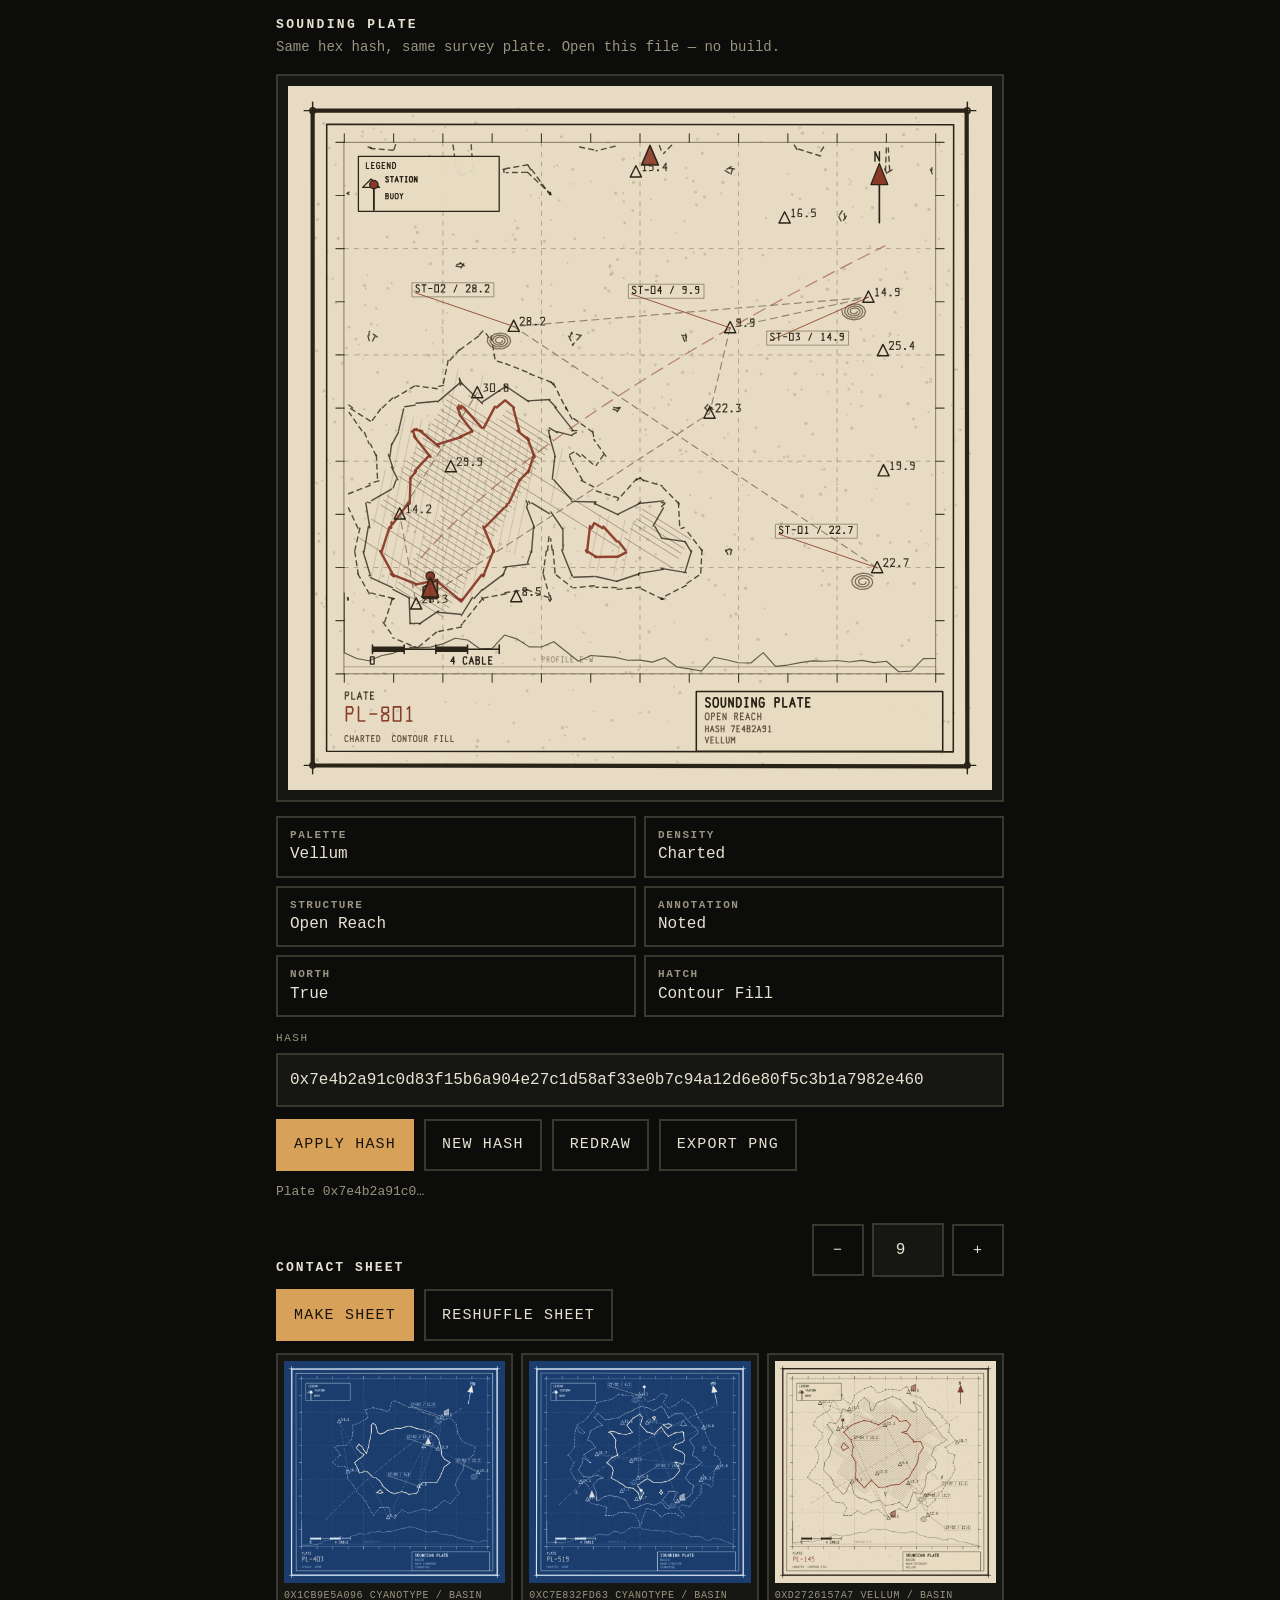
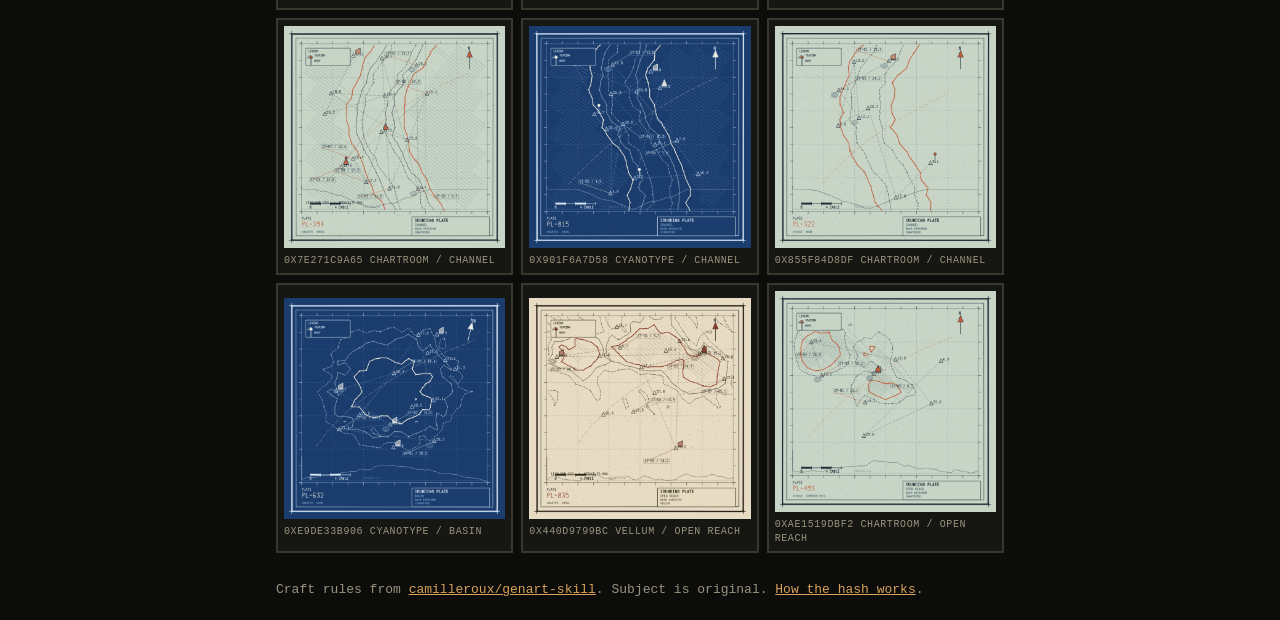
<file: tech-demos/genart-hash/index.html>
<!doctype html>
<html lang="en">
<head>
  <meta charset="utf-8">
  <meta name="viewport" content="width=device-width,initial-scale=1,viewport-fit=cover">
  <meta name="color-scheme" content="dark">
  <title>Sounding Plate — hash-seeded genart</title>
  <style>
    :root {
      --bg: #0c0d0b;
      --panel: #161712;
      --ink: #e8e2d2;
      --mute: #9a937f;
      --line: #3a382e;
      --accent: #d8a15a;
      --flash: #f0d59a;
      --pad: max(16px, env(safe-area-inset-left));
      --pad-r: max(16px, env(safe-area-inset-right));
      --pad-b: max(20px, env(safe-area-inset-bottom));
    }
    * { box-sizing: border-box; }
    html, body {
      margin: 0;
      background: var(--bg);
      color: var(--ink);
      font: 16px/1.4 ui-monospace, "SFMono-Regular", Menlo, Consolas, monospace;
    }
    body {
      padding: 16px var(--pad-r) var(--pad-b) var(--pad);
      max-width: 760px;
      margin: 0 auto;
    }
    h1 {
      font-size: 13px;
      letter-spacing: 0.18em;
      text-transform: uppercase;
      margin: 0 0 4px;
      font-weight: 600;
    }
    .lede {
      color: var(--mute);
      font-size: 14px;
      margin: 0 0 16px;
    }
    .stage {
      background: var(--panel);
      border: 2px solid var(--line);
      padding: 10px;
    }
    #piece {
      display: block;
      width: 100%;
      height: auto;
      aspect-ratio: 1;
      background: #111;
    }
    .traits {
      display: grid;
      grid-template-columns: 1fr 1fr;
      gap: 8px;
      margin: 14px 0;
    }
    .trait {
      border: 2px solid var(--line);
      padding: 10px 12px;
      min-height: 56px;
    }
    .trait b {
      display: block;
      font-size: 11px;
      letter-spacing: 0.14em;
      text-transform: uppercase;
      color: var(--mute);
      font-weight: 600;
    }
    .trait span { font-size: 16px; }
    label {
      display: block;
      font-size: 11px;
      letter-spacing: 0.14em;
      text-transform: uppercase;
      color: var(--mute);
      margin: 0 0 6px;
    }
    input[type="text"], input[type="number"] {
      width: 100%;
      font: inherit;
      font-size: 16px;
      color: var(--ink);
      background: var(--panel);
      border: 2px solid var(--line);
      padding: 14px 12px;
      border-radius: 0;
      min-height: 52px;
    }
    .row {
      display: flex;
      flex-wrap: wrap;
      gap: 10px;
      margin: 12px 0;
    }
    button {
      font: inherit;
      font-size: 15px;
      letter-spacing: 0.08em;
      text-transform: uppercase;
      min-height: 52px;
      min-width: 52px;
      padding: 12px 16px;
      border: 2px solid var(--accent);
      background: var(--accent);
      color: #1a140c;
      cursor: pointer;
      border-radius: 0;
      -webkit-tap-highlight-color: transparent;
    }
    button:active { background: var(--flash); border-color: var(--flash); }
    button.ghost {
      background: transparent;
      color: var(--ink);
      border-color: var(--line);
    }
    .sheet-head {
      display: flex;
      align-items: flex-end;
      justify-content: space-between;
      gap: 12px;
      margin: 22px 0 10px;
    }
    .sheet-head h2 {
      margin: 0;
      font-size: 13px;
      letter-spacing: 0.16em;
      text-transform: uppercase;
    }
    .stepper {
      display: flex;
      align-items: center;
      gap: 8px;
    }
    .stepper input {
      width: 72px;
      text-align: center;
    }
    #sheet {
      display: grid;
      grid-template-columns: repeat(3, 1fr);
      gap: 8px;
    }
    .tile {
      border: 2px solid var(--line);
      background: var(--panel);
      padding: 6px;
      min-height: 44px;
      cursor: pointer;
      color: inherit;
      text-align: left;
      width: 100%;
    }
    .tile canvas {
      display: block;
      width: 100%;
      height: auto;
      aspect-ratio: 1;
    }
    .tile .cap {
      margin-top: 6px;
      font-size: 10px;
      letter-spacing: 0.06em;
      text-transform: uppercase;
      color: var(--mute);
      line-height: 1.35;
    }
    .tile:active { border-color: var(--accent); }
    .status {
      color: var(--mute);
      font-size: 13px;
      min-height: 1.3em;
      margin: 8px 0 0;
    }
    a { color: var(--accent); }
    footer {
      margin-top: 28px;
      color: var(--mute);
      font-size: 13px;
    }
    body.solo {
      max-width: none;
      padding: 0;
      background: #000;
    }
    body.solo .stage { border: 0; padding: 0; }
    body.solo h1,
    body.solo .lede,
    body.solo .traits,
    body.solo label,
    body.solo #hash,
    body.solo .row,
    body.solo .status,
    body.solo .sheet-head,
    body.solo #sheet,
    body.solo footer { display: none; }
  </style>
</head>
<body>
  <h1>Sounding Plate</h1>
  <p class="lede">Same hex hash, same survey plate. Open this file — no build.</p>

  <div class="stage">
    <canvas id="piece" width="800" height="800" aria-label="Current sounding plate"></canvas>
  </div>

  <div class="traits" id="traits" aria-live="polite"></div>

  <label for="hash">Hash</label>
  <input id="hash" type="text" inputmode="text" autocomplete="off" spellcheck="false" autocapitalize="off">

  <div class="row">
    <button type="button" id="apply">Apply hash</button>
    <button type="button" class="ghost" id="fresh">New hash</button>
    <button type="button" class="ghost" id="redraw">Redraw</button>
    <button type="button" class="ghost" id="export">Export PNG</button>
  </div>
  <p class="status" id="status"></p>

  <div class="sheet-head">
    <h2>Contact sheet</h2>
    <div class="stepper">
      <button type="button" class="ghost" id="fewer" aria-label="Fewer seeds">−</button>
      <input id="count" type="number" min="1" max="24" value="9" inputmode="numeric">
      <button type="button" class="ghost" id="more" aria-label="More seeds">+</button>
    </div>
  </div>
  <div class="row">
    <button type="button" id="sheetBtn">Make sheet</button>
    <button type="button" class="ghost" id="reshuffle">Reshuffle sheet</button>
  </div>
  <div id="sheet"></div>

  <footer>
    Craft rules from <a href="https://github.com/camilleroux/genart-skill">camilleroux/genart-skill</a>.
    Subject is original. <a href="README.md">How the hash works</a>.
  </footer>

  <script src="sketch.js"></script>
  <script>
    (function () {
      var piece = document.getElementById("piece");
      var hashIn = document.getElementById("hash");
      var traitsEl = document.getElementById("traits");
      var statusEl = document.getElementById("status");
      var sheetEl = document.getElementById("sheet");
      var countIn = document.getElementById("count");
      var current = Genart.DEFAULT_HASH;
      var sheetRoot = current;
      var lastSize = 0;

      function freshHash() {
        var bytes = new Uint8Array(32);
        if (window.crypto && crypto.getRandomValues) crypto.getRandomValues(bytes);
        else {
          var t = Date.now();
          for (var i = 0; i < 32; i++) bytes[i] = (t + i * 17 + (i * 31)) & 255;
        }
        var hex = "";
        for (var i = 0; i < bytes.length; i++) hex += ("0" + bytes[i].toString(16)).slice(-2);
        return "0x" + hex;
      }

      function previewSize() {
        var css = piece.getBoundingClientRect().width || 360;
        var dpr = Math.min(window.devicePixelRatio || 1, 2);
        return Math.max(360, Math.round(css * dpr));
      }

      function showTraits(feat) {
        var keys = ["Palette", "Density", "Structure", "Annotation", "North", "Hatch"];
        traitsEl.innerHTML = keys.map(function (k) {
          return '<div class="trait"><b>' + k + "</b><span>" + feat[k] + "</span></div>";
        }).join("");
      }

      function setHash(h, push) {
        current = Genart.normalizeHash(h);
        hashIn.value = current;
        lastSize = previewSize();
        var feat = Genart.render(piece, current, lastSize);
        showTraits(feat);
        try {
          var url = new URL(location.href);
          url.searchParams.set("hash", current);
          if (push) history.pushState({ hash: current }, "", url);
          else history.replaceState({ hash: current }, "", url);
        } catch (err) { /* file:// may refuse history */ }
        statusEl.textContent = "Plate " + current.slice(0, 12) + "…";
      }

      function sheetCount() {
        var n = parseInt(countIn.value, 10);
        if (!(n > 0)) n = 9;
        n = Math.max(1, Math.min(24, n));
        countIn.value = String(n);
        return n;
      }

      function paintSheet() {
        var hashes = Genart.sheetHashes(sheetRoot, sheetCount());
        sheetEl.innerHTML = "";
        hashes.forEach(function (h) {
          var feat = Genart.features(h);
          var btn = document.createElement("button");
          btn.type = "button";
          btn.className = "tile";
          var c = document.createElement("canvas");
          Genart.render(c, h, 360);
          var cap = document.createElement("div");
          cap.className = "cap";
          cap.textContent = h.slice(0, 12) + "  " + feat.Palette + " / " + feat.Structure;
          btn.appendChild(c);
          btn.appendChild(cap);
          btn.addEventListener("click", function () { setHash(h, true); });
          sheetEl.appendChild(btn);
        });
      }

      document.getElementById("apply").addEventListener("click", function () {
        setHash(hashIn.value, true);
      });
      document.getElementById("fresh").addEventListener("click", function () {
        setHash(freshHash(), true);
      });
      document.getElementById("redraw").addEventListener("click", function () {
        var a = Genart.features(current);
        Genart.render(piece, current, lastSize || previewSize());
        var b = Genart.features(current);
        statusEl.textContent = JSON.stringify(a) === JSON.stringify(b)
          ? "Redrawn — traits unchanged for this hash."
          : "Trait mismatch (should never happen).";
      });
      document.getElementById("export").addEventListener("click", function () {
        var c = document.createElement("canvas");
        Genart.render(c, current, 2048);
        c.toBlob(function (blob) {
          if (!blob) {
            statusEl.textContent = "Export failed.";
            return;
          }
          var a = document.createElement("a");
          a.href = URL.createObjectURL(blob);
          a.download = "sounding-plate_" + current.slice(0, 10) + ".png";
          document.body.appendChild(a);
          a.click();
          a.remove();
          setTimeout(function () { URL.revokeObjectURL(a.href); }, 1500);
          statusEl.textContent = "Exported 2048px PNG.";
        }, "image/png");
      });
      document.getElementById("sheetBtn").addEventListener("click", paintSheet);
      document.getElementById("reshuffle").addEventListener("click", function () {
        sheetRoot = freshHash();
        paintSheet();
      });
      document.getElementById("fewer").addEventListener("click", function () {
        countIn.value = String(Math.max(1, sheetCount() - 1));
      });
      document.getElementById("more").addEventListener("click", function () {
        countIn.value = String(Math.min(24, sheetCount() + 1));
      });
      hashIn.addEventListener("keydown", function (e) {
        if (e.key === "Enter") setHash(hashIn.value, true);
      });
      window.addEventListener("keydown", function (e) {
        if (e.target.matches("input, textarea")) return;
        if (e.key === "r" || e.key === "R") setHash(freshHash(), true);
        if (e.key === "s" || e.key === "S") document.getElementById("export").click();
      });
      window.addEventListener("popstate", function () {
        var q = new URL(location.href).searchParams.get("hash");
        setHash(q || Genart.DEFAULT_HASH, false);
      });
      window.addEventListener("resize", function () {
        Genart.render(piece, current, previewSize());
      });

      var params = new URL(location.href).searchParams;
      if (params.get("solo") === "1") {
        document.body.classList.add("solo");
      }
      var start = params.get("hash") || Genart.DEFAULT_HASH;
      setHash(start, false);
      if (!document.body.classList.contains("solo")) paintSheet();
      if (params.get("verify") === "1") {
        var c1 = document.createElement("canvas");
        var c2 = document.createElement("canvas");
        Genart.render(c1, current, 480);
        Genart.render(c2, current, 480);
        var a = c1.getContext("2d").getImageData(0, 0, 480, 480).data;
        var b = c2.getContext("2d").getImageData(0, 0, 480, 480).data;
        var same = a.length === b.length;
        for (var i = 0; same && i < a.length; i++) if (a[i] !== b[i]) same = false;
        var featA = JSON.stringify(Genart.features(current));
        var featB = JSON.stringify(Genart.features(current));
        document.title = same && featA === featB ? "VERIFY_OK" : "VERIFY_FAIL";
        statusEl.textContent = document.title + " pixels " + (same ? "identical" : "differ");
      }
    })();
  </script>
</body>
</html>
</file>
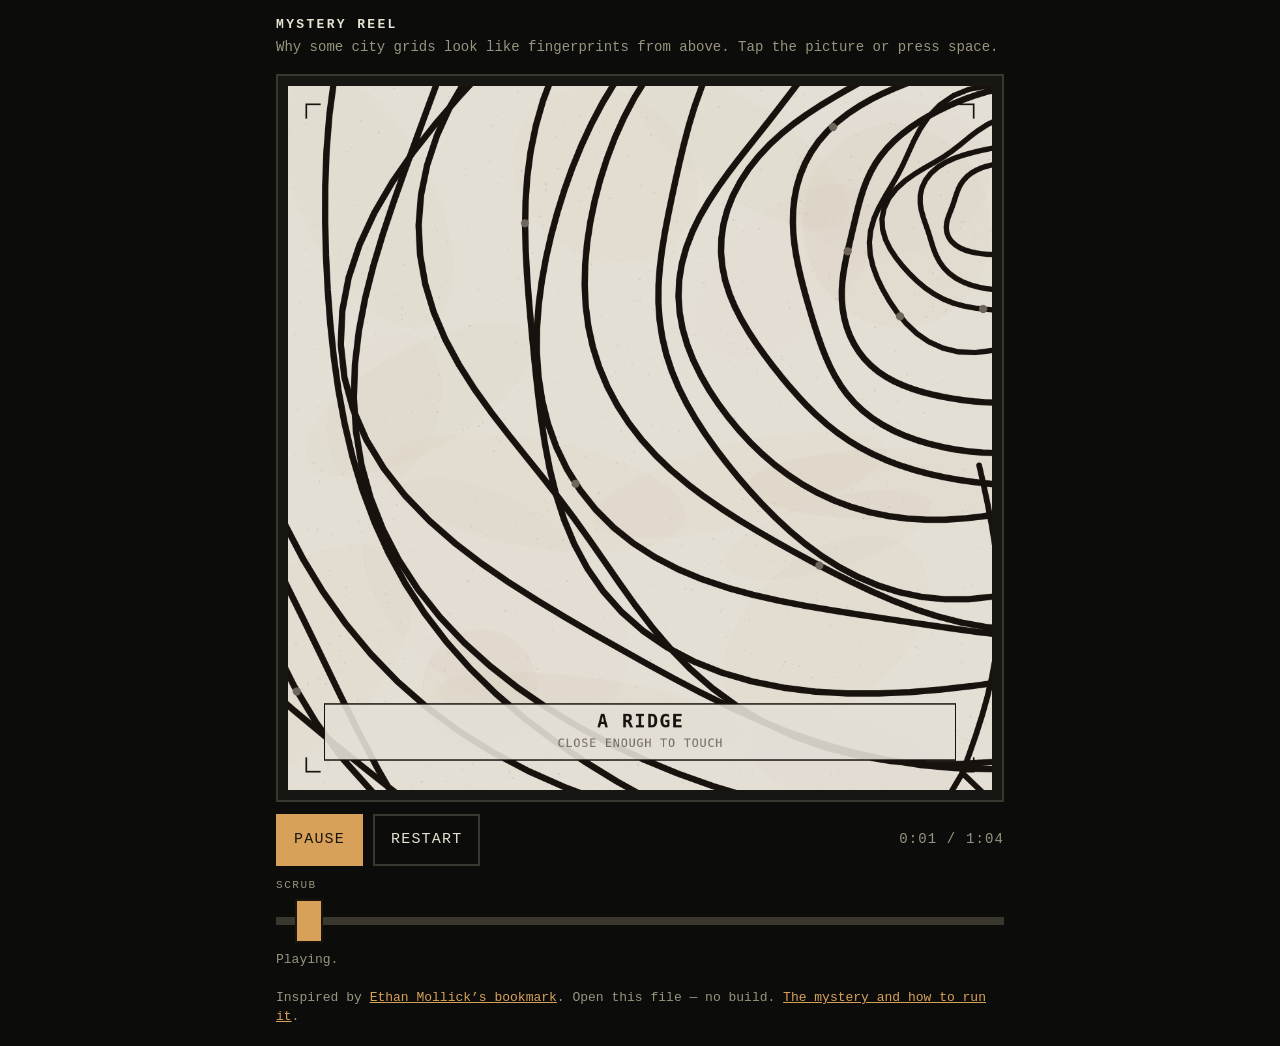
<file: tech-demos/mystery-reel/index.html>
<!doctype html>
<html lang="en">
<head>
  <meta charset="utf-8">
  <meta name="viewport" content="width=device-width,initial-scale=1,viewport-fit=cover">
  <meta name="color-scheme" content="dark">
  <title>Mystery Reel — city fingerprints</title>
  <link rel="icon" href="data:image/svg+xml,%3Csvg xmlns='http://www.w3.org/2000/svg' viewBox='0 0 16 16'%3E%3Crect fill='%230c0d0b' width='16' height='16'/%3E%3C/svg%3E">
  <style>
    :root {
      --bg: #0c0d0b;
      --panel: #161712;
      --ink: #e8e2d2;
      --mute: #9a937f;
      --line: #3a382e;
      --accent: #d8a15a;
      --flash: #f0d59a;
      --pad: max(16px, env(safe-area-inset-left));
      --pad-r: max(16px, env(safe-area-inset-right));
      --pad-b: max(20px, env(safe-area-inset-bottom));
    }
    * { box-sizing: border-box; }
    html, body {
      margin: 0;
      background: var(--bg);
      color: var(--ink);
      font: 16px/1.4 ui-monospace, "SFMono-Regular", Menlo, Consolas, monospace;
    }
    body {
      padding: 16px var(--pad-r) var(--pad-b) var(--pad);
      max-width: 760px;
      margin: 0 auto;
    }
    h1 {
      font-size: 13px;
      letter-spacing: 0.18em;
      text-transform: uppercase;
      margin: 0 0 4px;
      font-weight: 600;
    }
    .lede {
      color: var(--mute);
      font-size: 14px;
      margin: 0 0 16px;
    }
    .stage {
      position: relative;
      background: var(--panel);
      border: 2px solid var(--line);
      padding: 10px;
    }
    #c {
      display: block;
      width: 100%;
      height: auto;
      aspect-ratio: 1;
      background: #111;
      touch-action: manipulation;
      cursor: pointer;
    }
    .row {
      display: flex;
      flex-wrap: wrap;
      gap: 10px;
      align-items: center;
      margin: 12px 0;
    }
    button {
      font: inherit;
      font-size: 15px;
      letter-spacing: 0.08em;
      text-transform: uppercase;
      min-height: 52px;
      min-width: 52px;
      padding: 12px 16px;
      border: 2px solid var(--accent);
      background: var(--accent);
      color: #1a140c;
      cursor: pointer;
      border-radius: 0;
      -webkit-tap-highlight-color: transparent;
    }
    button:active { background: var(--flash); border-color: var(--flash); }
    button.ghost {
      background: transparent;
      color: var(--ink);
      border-color: var(--line);
    }
    .time {
      color: var(--mute);
      letter-spacing: 0.08em;
      font-size: 14px;
      min-height: 52px;
      display: flex;
      align-items: center;
      margin-left: auto;
    }
    label {
      display: block;
      font-size: 11px;
      letter-spacing: 0.14em;
      text-transform: uppercase;
      color: var(--mute);
      margin: 0 0 6px;
    }
    input[type="range"] {
      -webkit-appearance: none;
      appearance: none;
      width: 100%;
      height: 44px;
      background: transparent;
      margin: 0 0 8px;
    }
    input[type="range"]::-webkit-slider-runnable-track {
      height: 8px;
      background: var(--line);
    }
    input[type="range"]::-webkit-slider-thumb {
      -webkit-appearance: none;
      width: 28px;
      height: 44px;
      margin-top: -18px;
      background: var(--accent);
      border: 2px solid #1a140c;
      cursor: pointer;
    }
    input[type="range"]::-moz-range-track {
      height: 8px;
      background: var(--line);
    }
    input[type="range"]::-moz-range-thumb {
      width: 28px;
      height: 44px;
      background: var(--accent);
      border: 2px solid #1a140c;
      border-radius: 0;
      cursor: pointer;
    }
    .status {
      color: var(--mute);
      font-size: 13px;
      min-height: 1.3em;
      margin: 0 0 8px;
    }
    a { color: var(--accent); }
    footer {
      margin-top: 20px;
      color: var(--mute);
      font-size: 13px;
    }
  </style>
</head>
<body>
  <h1>Mystery Reel</h1>
  <p class="lede">Why some city grids look like fingerprints from above. Tap the picture or press space.</p>

  <div class="stage">
    <canvas id="c" width="1080" height="1080" aria-label="Mystery reel film"></canvas>
  </div>

  <div class="row">
    <button type="button" id="play">Pause</button>
    <button type="button" class="ghost" id="restart">Restart</button>
    <span class="time" id="time">0:00 / 1:04</span>
  </div>
  <label for="scrub">Scrub</label>
  <input id="scrub" type="range" min="0" max="640" value="0" step="1">
  <p class="status" id="status">Playing.</p>

  <footer>
    Inspired by <a href="https://x.com/emollick/status/2100767116819325141">Ethan Mollick’s bookmark</a>.
    Open this file — no build. <a href="README.md">The mystery and how to run it</a>.
  </footer>

<script>
"use strict";
/* =============================================================================
   Mystery Reel — 64.0s, 1080×1080, Canvas 2D, no assets.
   Mystery: why do some city grids look like fingerprints from above?
   Dual mode: warm paper/ink vs cold navy plate. Hard cuts. No fades.

   Numbered beats
   01  0.00–1.80  RIDGE CLOSE     warm  three ridges at monument scale
   02  1.80–5.40  THE PRINT       warm  hard cut wide — a fingerprint
   03  5.40–10.2  THE CITY        warm  match-cut: same ridges, now streets
   04  10.2–17.2  PATH TRACE      warm  viz 1 — walk ring 3 (EXAMPLE DATA)
   05  17.2–24.4  SCALE + DUAL    mix   intersection close-up; A/B heartbeat
   06  24.4–31.2  THE PLAN        cold  hard cut — a ruler city
   07  31.2–41.2  SCATTER         cold  viz 2 — entropy vs plan year
   08  41.2–51.2  BARS            warm  viz 3 — two orientation roses
   09  51.2–56.6  OVERLAY         mix   print sits on the city; grid refuses it
   10  56.6–64.0  END CARD        warm  title, one-line guess, credit
   ============================================================================= */

var W = 1080, H = 1080;
var DURATION = 64;
var FPS = 12;
var TAU = Math.PI * 2;

var WARM = {
  mode: "warm",
  bg: "#E4DFD5", ink: "#17120E", dim: "#6E665C", rule: "#C7BFB2",
  accent: "#8B3A1A", paper: "#E4DFD5"
};
var COLD = {
  mode: "cold",
  bg: "#0E2E52", ink: "#D9E6F2", dim: "#7A93A8", rule: "#2A4A6E",
  accent: "#85C794", paper: "#0E2E52"
};

var CITIES = [
  { name: "WHORL", year: 1284, ent: 0.92, kind: "ring" },
  { name: "RIDGEPORT", year: 1390, ent: 0.88, kind: "ring" },
  { name: "OLD HARBOR", year: 1512, ent: 0.84, kind: "ring" },
  { name: "THIS CITY", year: 1460, ent: 0.86, kind: "ring", hero: true },
  { name: "CANAL BELT", year: 1613, ent: 0.79, kind: "ring" },
  { name: "MARKET RING", year: 1688, ent: 0.73, kind: "ring" },
  { name: "WALL TOWN", year: 1740, ent: 0.68, kind: "ring" },
  { name: "NEW RECT", year: 1811, ent: 0.21, kind: "grid" },
  { name: "GRIDON", year: 1856, ent: 0.16, kind: "grid" },
  { name: "SHEET 12", year: 1899, ent: 0.13, kind: "grid" },
  { name: "RULER CITY", year: 1934, ent: 0.11, kind: "grid" },
  { name: "PLANO", year: 1958, ent: 0.08, kind: "grid" }
];
var BINS = ["N", "NE", "E", "SE", "S", "SW", "W", "NW"];
var RING_BARS = [18, 16, 14, 17, 19, 15, 16, 20];
var GRID_BARS = [4, 2, 42, 3, 5, 2, 40, 3];

function mulberry32(a) {
  return function () {
    a |= 0;
    a = a + 0x6D2B79F5 | 0;
    var t = Math.imul(a ^ a >>> 15, 1 | a);
    t = t + Math.imul(t ^ t >>> 7, 61 | t) ^ t;
    return ((t ^ t >>> 14) >>> 0) / 4294967296;
  };
}
function clamp(v, a, b) { return v < a ? a : v > b ? b : v; }
function lerp(a, b, t) { return a + (b - a) * t; }
function smooth(t) { t = clamp(t, 0, 1); return t * t * (3 - 2 * t); }
function holdSin(t, p) {
  var s = Math.sin(clamp(t, 0, 1) * Math.PI);
  return Math.pow(Math.abs(s), p == null ? 0.45 : p);
}
function fmtTime(s) {
  s = Math.max(0, Math.min(DURATION, s));
  var m = Math.floor(s / 60);
  var r = Math.floor(s % 60);
  return m + ":" + (r < 10 ? "0" : "") + r;
}

function tracked(ctx, str, x, y, opt) {
  opt = opt || {};
  var size = opt.size || 28;
  var track = opt.track != null ? opt.track : 0.1;
  var align = opt.align || "left";
  ctx.font = (opt.weight || "600") + " " + size + "px ui-monospace, SFMono-Regular, Menlo, Consolas, monospace";
  ctx.fillStyle = opt.color;
  ctx.textBaseline = opt.base || "alphabetic";
  var spacing = size * track;
  var w = 0;
  var i;
  for (i = 0; i < str.length; i++) w += ctx.measureText(str[i]).width + spacing;
  if (str.length) w -= spacing;
  var cx = x;
  if (align === "center") cx = x - w / 2;
  if (align === "right") cx = x - w;
  for (i = 0; i < str.length; i++) {
    ctx.fillText(str[i], cx, y);
    cx += ctx.measureText(str[i]).width + spacing;
  }
  return w;
}

function bakePaper(seed) {
  var rng = mulberry32(seed);
  var c = document.createElement("canvas");
  c.width = W; c.height = H;
  var g = c.getContext("2d");
  g.fillStyle = WARM.bg;
  g.fillRect(0, 0, W, H);
  var i, x, y, a;
  for (i = 0; i < 18; i++) {
    x = rng() * W; y = rng() * H;
    a = 0.035 + rng() * 0.04;
    g.fillStyle = "rgba(190,170,140," + a + ")";
    g.beginPath();
    g.ellipse(x, y, 80 + rng() * 160, 50 + rng() * 110, rng() * TAU, 0, TAU);
    g.fill();
  }
  g.strokeStyle = "rgba(70,55,40,0.045)";
  g.lineWidth = 1;
  for (i = 0; i < 1400; i++) {
    x = rng() * W; y = rng() * H;
    g.beginPath();
    g.moveTo(x, y);
    g.lineTo(x + (rng() - 0.5) * 18, y + (rng() - 0.35) * 6);
    g.stroke();
  }
  for (i = 0; i < 900; i++) {
    g.fillStyle = "rgba(40,30,20," + (0.04 + rng() * 0.08) + ")";
    g.fillRect(rng() * W, rng() * H, 1 + rng() * 2, 1 + rng() * 2);
  }
  return c;
}

function bakePlate() {
  var c = document.createElement("canvas");
  c.width = W; c.height = H;
  var g = c.getContext("2d");
  g.fillStyle = COLD.bg;
  g.fillRect(0, 0, W, H);
  g.fillStyle = "rgba(217,230,242,0.07)";
  var x, y;
  for (x = 40; x < W; x += 36) {
    for (y = 40; y < H; y += 36) g.fillRect(x, y, 2, 2);
  }
  g.strokeStyle = "rgba(217,230,242,0.08)";
  g.lineWidth = 1;
  g.beginPath();
  for (x = 40; x < W; x += 108) { g.moveTo(x, 40); g.lineTo(x, H - 40); }
  for (y = 40; y < H; y += 108) { g.moveTo(40, y); g.lineTo(W - 40, y); }
  g.stroke();
  return c;
}

function ticks(ctx, pal) {
  var m = 28, L = 22;
  ctx.strokeStyle = pal.ink;
  ctx.lineWidth = 2.5;
  ctx.beginPath();
  ctx.moveTo(m, m + L); ctx.lineTo(m, m); ctx.lineTo(m + L, m);
  ctx.moveTo(W - m, m + L); ctx.lineTo(W - m, m); ctx.lineTo(W - m - L, m);
  ctx.moveTo(m, H - m - L); ctx.lineTo(m, H - m); ctx.lineTo(m + L, H - m);
  ctx.moveTo(W - m, H - m - L); ctx.lineTo(W - m, H - m); ctx.lineTo(W - m - L, H - m);
  ctx.stroke();
}

function ellipseArc(cx, cy, rx, ry, rot, a0, a1, n, wob, phase) {
  var pts = [];
  var i, t, wr, x, y, xr, yr;
  for (i = 0; i <= n; i++) {
    t = a0 + (a1 - a0) * (i / n);
    wr = 1 + wob * Math.sin(3 * t + phase) + wob * 0.45 * Math.sin(5 * t + phase * 0.6);
    x = Math.cos(t) * rx * wr;
    y = Math.sin(t) * ry * wr;
    xr = x * Math.cos(rot) - y * Math.sin(rot);
    yr = x * Math.sin(rot) + y * Math.cos(rot);
    pts.push({ x: cx + xr, y: cy + yr });
  }
  return pts;
}

function pathLen(pts) {
  var L = 0, i;
  for (i = 1; i < pts.length; i++) L += Math.hypot(pts[i].x - pts[i - 1].x, pts[i].y - pts[i - 1].y);
  return L;
}

function along(pts, u) {
  if (!pts || pts.length < 2) return { x: 0, y: 0, a: 0 };
  var target = pathLen(pts) * clamp(u, 0, 1);
  var acc = 0, i, d, t;
  for (i = 1; i < pts.length; i++) {
    d = Math.hypot(pts[i].x - pts[i - 1].x, pts[i].y - pts[i - 1].y);
    if (acc + d >= target || i === pts.length - 1) {
      t = d ? (target - acc) / d : 0;
      t = clamp(t, 0, 1);
      return {
        x: lerp(pts[i - 1].x, pts[i].x, t),
        y: lerp(pts[i - 1].y, pts[i].y, t),
        a: Math.atan2(pts[i].y - pts[i - 1].y, pts[i].x - pts[i - 1].x)
      };
    }
    acc += d;
  }
  return { x: pts[pts.length - 1].x, y: pts[pts.length - 1].y, a: 0 };
}

function trimPath(pts, k) {
  if (k >= 1) return pts;
  if (k <= 0 || !pts || pts.length < 2) return null;
  var L = (pts.length - 1) * k;
  var i = Math.floor(L);
  var f = L - i;
  var out = pts.slice(0, i + 1);
  if (i + 1 < pts.length) {
    out.push({
      x: pts[i].x + (pts[i + 1].x - pts[i].x) * f,
      y: pts[i].y + (pts[i + 1].y - pts[i].y) * f
    });
  }
  return out.length > 1 ? out : null;
}

function strokePath(ctx, pts, k, width, color, frame, closed) {
  var cut = trimPath(pts, k);
  if (!cut) return;
  ctx.beginPath();
  var i, b;
  for (i = 0; i < cut.length; i++) {
    b = Math.sin(i * 12.9898 + frame * 0.55) * Math.min(0.9, width * 0.12);
    if (i === 0) ctx.moveTo(cut[i].x + b, cut[i].y + b * 0.5);
    else ctx.lineTo(cut[i].x + b, cut[i].y + b * 0.5);
  }
  if (closed && k >= 1) ctx.closePath();
  ctx.strokeStyle = color;
  ctx.lineWidth = width;
  ctx.lineJoin = "round";
  ctx.lineCap = "round";
  ctx.stroke();
}

function buildWorld() {
  var CX = 528, CY = 430;
  var ridges = [];
  var i, rx, ry, rot, wob, pts, a0, a1;

  // Inner closed core — the whorl.
  for (i = 0; i < 4; i++) {
    rx = 28 + i * 16;
    ry = 22 + i * 13;
    rot = -0.22 + i * 0.03;
    wob = 0.06 + i * 0.01;
    pts = ellipseArc(CX + i * 3, CY - 6 + i * 2, rx, ry, rot, 0, TAU, 64, wob, i * 2.3);
    ridges.push({ kind: "loop", pts: pts, ring: i });
  }

  // Open horseshoes — a loop print, all exiting toward the lower left.
  for (i = 0; i < 16; i++) {
    rx = 92 + i * 24;
    ry = 76 + i * 20;
    rot = -0.28 + (i % 4) * 0.018;
    wob = 0.042 + (i % 5) * 0.006;
    a0 = 0.22 * Math.PI - i * 0.012;
    a1 = 1.92 * Math.PI + i * 0.008;
    pts = ellipseArc(CX + 10, CY + 12, rx, ry, rot, a0, a1, 96, wob, i * 1.9);
    ridges.push({ kind: "flow", pts: pts, ring: 4 + i });
  }

  // Delta: three short ridges meeting below the core.
  var delta = { x: CX - 20, y: CY + 268 };
  var forks = [
    [{ x: delta.x, y: delta.y }, { x: delta.x - 90, y: delta.y + 130 }],
    [{ x: delta.x, y: delta.y }, { x: delta.x + 110, y: delta.y + 120 }],
    [{ x: delta.x, y: delta.y }, { x: delta.x + 8, y: delta.y - 150 }]
  ].map(function (pair, idx) {
    var mid = [];
    var n, u, bow;
    for (n = 0; n <= 16; n++) {
      u = n / 16;
      bow = Math.sin(u * Math.PI) * (8 + idx * 3);
      mid.push({
        x: lerp(pair[0].x, pair[1].x, u) + bow * (idx === 2 ? 1 : 0.4),
        y: lerp(pair[0].y, pair[1].y, u)
      });
    }
    return mid;
  });

  var spokes = [];
  var angles = [0.18, 0.62, 1.05, 1.55, 2.15, 3.45, 4.05, 4.62, 5.25, 5.75];
  for (i = 0; i < angles.length; i++) {
    var a = angles[i];
    var r0 = 58, r1 = 455;
    var p0 = { x: CX + Math.cos(a) * r0, y: CY + Math.sin(a) * r0 * 0.82 };
    var p1 = { x: CX + Math.cos(a) * r1, y: CY + Math.sin(a) * r1 * 0.82 + 16 };
    var mid = [];
    var n, u, bow;
    for (n = 0; n <= 22; n++) {
      u = n / 22;
      bow = Math.sin(u * Math.PI) * (14 + (i % 3) * 5);
      mid.push({
        x: lerp(p0.x, p1.x, u) + Math.cos(a + Math.PI / 2) * bow,
        y: lerp(p0.y, p1.y, u) + Math.sin(a + Math.PI / 2) * bow
      });
    }
    spokes.push(mid);
  }

  var walk = ridges[9] && ridges[9].pts ? ridges[9].pts : ridges[6].pts;
  var node = along(walk, 0.42);

  var grid = { x0: 150, y0: 170, x1: 930, y1: 820, cols: 10, rows: 8, v: [], h: [] };
  var c, r, x, y;
  for (c = 0; c <= grid.cols; c++) {
    x = grid.x0 + (grid.x1 - grid.x0) * c / grid.cols;
    grid.v.push([{ x: x, y: grid.y0 }, { x: x, y: grid.y1 }]);
  }
  for (r = 0; r <= grid.rows; r++) {
    y = grid.y0 + (grid.y1 - grid.y0) * r / grid.rows;
    grid.h.push([{ x: grid.x0, y: y }, { x: grid.x1, y: y }]);
  }

  return {
    ridges: ridges,
    forks: forks,
    spokes: spokes,
    walk: walk,
    node: node,
    grid: grid,
    core: { x: CX, y: CY },
    paper: bakePaper(0xA11CE5),
    plate: bakePlate()
  };
}

var WORLD = buildWorld();

function fillGround(ctx, mode) {
  ctx.drawImage(mode === "cold" ? WORLD.plate : WORLD.paper, 0, 0);
}

function caption(ctx, pal, line, sub) {
  var h = sub ? 86 : 62;
  var y = H - 132;
  ctx.fillStyle = pal.bg;
  ctx.globalAlpha = 0.9;
  ctx.fillRect(56, y, W - 112, h);
  ctx.globalAlpha = 1;
  ctx.strokeStyle = pal.ink;
  ctx.lineWidth = 2;
  ctx.strokeRect(56, y, W - 112, h);
  tracked(ctx, line, W / 2, y + (sub ? 36 : 42), {
    size: 28, track: 0.08, align: "center", color: pal.ink
  });
  if (sub) {
    tracked(ctx, sub, W / 2, y + 66, {
      size: 18, track: 0.07, align: "center", color: pal.dim, weight: "500"
    });
  }
}

function stampExample(ctx, pal) {
  ctx.save();
  ctx.fillStyle = pal.bg;
  ctx.strokeStyle = pal.accent;
  ctx.lineWidth = 2;
  ctx.fillRect(56, 56, 248, 40);
  ctx.strokeRect(56, 56, 248, 40);
  tracked(ctx, "EXAMPLE DATA", 180, 84, {
    size: 18, track: 0.16, align: "center", color: pal.accent
  });
  ctx.restore();
}

function fillBetween(ctx, a, b, color) {
  if (!a || !b || a.length < 3 || b.length < 3) return;
  ctx.beginPath();
  ctx.moveTo(a[0].x, a[0].y);
  var i;
  for (i = 1; i < a.length; i++) ctx.lineTo(a[i].x, a[i].y);
  for (i = b.length - 1; i >= 0; i--) ctx.lineTo(b[i].x, b[i].y);
  ctx.closePath();
  ctx.fillStyle = color;
  ctx.fill();
}

function hatchBand(ctx, a, b, pal) {
  if (!a || !b || a.length < 4) return;
  ctx.save();
  ctx.beginPath();
  ctx.moveTo(a[0].x, a[0].y);
  var i, p, q, x0, y0, x1, y1, u;
  for (i = 1; i < a.length; i++) ctx.lineTo(a[i].x, a[i].y);
  for (i = b.length - 1; i >= 0; i--) ctx.lineTo(b[i].x, b[i].y);
  ctx.closePath();
  ctx.clip();
  ctx.strokeStyle = pal.rule;
  ctx.lineWidth = 1;
  ctx.globalAlpha = 0.4;
  for (i = 0; i < a.length; i += 5) {
    p = a[i];
    u = i / (a.length - 1);
    q = along(b, u);
    ctx.beginPath();
    ctx.moveTo(p.x, p.y);
    ctx.lineTo(q.x, q.y);
    ctx.stroke();
  }
  ctx.restore();
}

function drawPrint(ctx, pal, k, frame, asCity, extra) {
  extra = extra || {};
  var ridges = WORLD.ridges;
  var i, rk, wInk, wCity;
  var reveal = clamp(k, 0, 1);

  if (asCity) {
    for (i = 0; i < ridges.length - 1; i++) {
      if (reveal < i * 0.03) continue;
      fillBetween(ctx, ridges[i].pts, ridges[i + 1].pts, pal.mode === "cold" ? "#18406a" : "#c3b69d");
      hatchBand(ctx, ridges[i].pts, ridges[i + 1].pts, pal);
    }
    ctx.beginPath();
    ctx.arc(WORLD.core.x, WORLD.core.y, 26, 0, TAU);
    ctx.fillStyle = pal.mode === "cold" ? "#1c446c" : "#cfc6b4";
    ctx.fill();
    ctx.strokeStyle = pal.ink;
    ctx.lineWidth = 2;
    ctx.stroke();
  }

  for (i = 0; i < ridges.length; i++) {
    rk = clamp((reveal - i * 0.016) / 0.5, 0, 1);
    if (rk <= 0) continue;
    wInk = ridges[i].kind === "loop" ? 2.6 : 3.1;
    wCity = ridges[i].kind === "loop" ? 7 : 8;
    if (asCity) {
      strokePath(ctx, ridges[i].pts, rk, wCity + 3, pal.bg, frame, ridges[i].kind === "loop");
    }
    strokePath(ctx, ridges[i].pts, rk, asCity ? wCity : wInk, pal.ink, frame, ridges[i].kind === "loop");
  }

  if (!asCity) {
    for (i = 0; i < WORLD.forks.length; i++) {
      rk = clamp((reveal - 0.45 - i * 0.05) / 0.3, 0, 1);
      if (rk > 0) strokePath(ctx, WORLD.forks[i], rk, 2.8, pal.ink, frame + 4, false);
    }
  }

  if (asCity) {
    for (i = 0; i < WORLD.spokes.length; i++) {
      rk = clamp((reveal - 0.22 - i * 0.025) / 0.4, 0, 1);
      if (rk <= 0) continue;
      strokePath(ctx, WORLD.spokes[i], rk, 7, pal.bg, frame + 3, false);
      strokePath(ctx, WORLD.spokes[i], rk, 4.2, pal.ink, frame + 3, false);
    }
    if (reveal > 0.4) {
      ctx.fillStyle = pal.accent;
      for (i = 0; i < ridges.length; i += 2) {
        var p = along(ridges[i].pts, 0.18 + (i % 5) * 0.13);
        ctx.fillRect(p.x - 4, p.y - 4, 8, 8);
      }
    }
  } else if (reveal > 0.35) {
    ctx.fillStyle = pal.dim;
    for (i = 0; i < ridges.length; i++) {
      var q = along(ridges[i].pts, 0.12 + (i % 7) * 0.1);
      ctx.beginPath();
      ctx.arc(q.x, q.y, 2, 0, TAU);
      ctx.fill();
    }
  }

  if (extra.walkK > 0) {
    strokePath(ctx, WORLD.walk, extra.walkK, 14, pal.accent, frame, false);
    var tip = along(WORLD.walk, extra.walkK);
    ctx.fillStyle = pal.accent;
    ctx.beginPath();
    ctx.arc(tip.x, tip.y, 14, 0, TAU);
    ctx.fill();
    ctx.fillStyle = pal.bg;
    ctx.beginPath();
    ctx.arc(tip.x, tip.y, 5, 0, TAU);
    ctx.fill();
    ctx.fillStyle = pal.bg;
    ctx.globalAlpha = 0.88;
    ctx.fillRect(tip.x + 16, tip.y - 28, 132, 34);
    ctx.globalAlpha = 1;
    ctx.strokeStyle = pal.accent;
    ctx.lineWidth = 2;
    ctx.strokeRect(tip.x + 16, tip.y - 28, 132, 34);
    tracked(ctx, extra.kmLabel || "", tip.x + 82, tip.y - 5, {
      size: 16, track: 0.06, align: "center", color: pal.ink
    });
  }
}

function drawGridCity(ctx, pal, k, frame) {
  var g = WORLD.grid;
  var cw = (g.x1 - g.x0) / g.cols;
  var rh = (g.y1 - g.y0) / g.rows;
  var c, r, x, y, i, rk;
  for (c = 0; c < g.cols; c++) {
    for (r = 0; r < g.rows; r++) {
      if (k < (c + r) * 0.018) continue;
      x = g.x0 + c * cw;
      y = g.y0 + r * rh;
      ctx.fillStyle = (c + r) % 2 ? (pal.mode === "cold" ? "#143454" : "#d6cebe") : (pal.mode === "cold" ? "#0f2c4c" : "#e0d8c8");
      ctx.fillRect(x, y, cw, rh);
      if ((c + r) % 3 === 0) {
        ctx.save();
        ctx.beginPath();
        ctx.rect(x, y, cw, rh);
        ctx.clip();
        ctx.strokeStyle = pal.rule;
        ctx.lineWidth = 1;
        ctx.globalAlpha = 0.5;
        for (i = -rh; i < cw + rh; i += 7) {
          ctx.beginPath();
          ctx.moveTo(x + i, y);
          ctx.lineTo(x + i + rh, y + rh);
          ctx.stroke();
        }
        ctx.restore();
      }
    }
  }
  var lines = g.v.concat(g.h);
  for (i = 0; i < lines.length; i++) {
    rk = clamp((k - i * 0.012) / 0.28, 0, 1);
    if (rk > 0) strokePath(ctx, lines[i], rk, i === 5 || i === g.v.length + 4 ? 5.5 : 3.1, pal.ink, frame, false);
  }
  if (k > 0.45) {
    ctx.fillStyle = pal.bg;
    ctx.strokeStyle = pal.ink;
    ctx.lineWidth = 2;
    ctx.fillRect(g.x0 + 12, g.y0 + 12, 220, 58);
    ctx.strokeRect(g.x0 + 12, g.y0 + 12, 220, 58);
    tracked(ctx, "GRIDON", g.x0 + 122, g.y0 + 36, {
      size: 18, track: 0.14, align: "center", color: pal.ink
    });
    tracked(ctx, "RULED 1811", g.x0 + 122, g.y0 + 58, {
      size: 13, track: 0.1, align: "center", color: pal.dim
    });
  }
}

function drawCloseDetail(ctx, pal, asCity, frame) {
  var n = WORLD.node;
  ctx.save();
  ctx.translate(W / 2, H / 2);
  ctx.scale(3.15, 3.15);
  ctx.translate(-n.x, -n.y);
  drawPrint(ctx, pal, 1, frame, asCity, {});
  if (asCity) {
    ctx.strokeStyle = pal.accent;
    ctx.lineWidth = 1.4;
    ctx.strokeRect(n.x - 14, n.y - 14, 28, 28);
  }
  ctx.restore();
}

function sceneAt(t) {
  if (t < 1.80) return 1;
  if (t < 5.40) return 2;
  if (t < 10.2) return 3;
  if (t < 17.2) return 4;
  if (t < 24.4) return 5;
  if (t < 31.2) return 6;
  if (t < 41.2) return 7;
  if (t < 51.2) return 8;
  if (t < 56.6) return 9;
  return 10;
}

function drawScatter(ctx, pal, k, frame) {
  var x0 = 150, y0 = 220, x1 = 930, y1 = 760;
  ctx.strokeStyle = pal.ink;
  ctx.lineWidth = 2;
  ctx.beginPath();
  ctx.moveTo(x0, y0); ctx.lineTo(x0, y1); ctx.lineTo(x1, y1);
  ctx.stroke();
  var ticksY = [0, 0.5, 1];
  var ti, ty, year;
  for (ti = 0; ti < ticksY.length; ti++) {
    ty = lerp(y1, y0, ticksY[ti]);
    ctx.beginPath();
    ctx.moveTo(x0 - 8, ty); ctx.lineTo(x0, ty);
    ctx.stroke();
    tracked(ctx, String(ticksY[ti]), x0 - 16, ty + 6, {
      size: 14, track: 0.04, color: pal.dim, align: "right", weight: "500"
    });
  }
  var years = [1300, 1600, 1900];
  for (ti = 0; ti < years.length; ti++) {
    year = years[ti];
    var tx = lerp(x0 + 20, x1 - 20, (year - 1250) / (1980 - 1250));
    ctx.beginPath();
    ctx.moveTo(tx, y1); ctx.lineTo(tx, y1 + 8);
    ctx.stroke();
    tracked(ctx, String(year), tx, y1 + 32, {
      size: 14, track: 0.04, color: pal.dim, align: "center", weight: "500"
    });
  }
  ctx.save();
  ctx.translate(56, (y0 + y1) / 2);
  ctx.rotate(-Math.PI / 2);
  tracked(ctx, "STREET-ANGLE ENTROPY", 0, 0, {
    size: 16, track: 0.12, color: pal.dim, align: "center"
  });
  ctx.restore();
  tracked(ctx, "YEAR OF FIRST PLAN", (x0 + x1) / 2, y1 + 64, {
    size: 16, track: 0.12, color: pal.dim, align: "center"
  });

  var order = [0, 7, 1, 8, 2, 9, 3, 10, 4, 11, 5, 6];
  var i, c, px, py, appear, alpha;
  for (i = 0; i < order.length; i++) {
    appear = i / (order.length + 2);
    alpha = clamp((k - appear) / 0.12, 0, 1);
    if (alpha <= 0) continue;
    c = CITIES[order[i]];
    px = lerp(x0 + 24, x1 - 24, (c.year - 1250) / (1980 - 1250));
    py = lerp(y1 - 24, y0 + 28, c.ent);
    ctx.globalAlpha = alpha;
    ctx.fillStyle = c.kind === "ring" ? pal.ink : pal.accent;
    if (c.hero) {
      var pulse = 11 + holdSin((frame % 24) / 24, 0.7) * 6;
      ctx.beginPath();
      ctx.arc(px, py, pulse, 0, TAU);
      ctx.fill();
      ctx.strokeStyle = pal.bg;
      ctx.lineWidth = 2;
      ctx.stroke();
      tracked(ctx, c.name, px + 20, py - 12, { size: 18, track: 0.06, color: pal.ink });
    } else {
      ctx.fillRect(px - 8, py - 8, 16, 16);
    }
    ctx.globalAlpha = 1;
  }
  tracked(ctx, "RING-GROWN", x0 + 28, y0 + 40, { size: 20, track: 0.1, color: pal.ink });
  tracked(ctx, "RULER-PLANNED", x1 - 28, y0 + 40, {
    size: 20, track: 0.1, color: pal.accent, align: "right"
  });
}

function drawBars(ctx, pal, k) {
  var left = 90, mid = 540, right = 990, top = 250, bot = 780;
  var gap = 36;
  var w = (mid - left - gap) / BINS.length;
  var i, h, x;
  tracked(ctx, "RIDGE TOWN", (left + mid - gap) / 2, 210, {
    size: 22, track: 0.14, align: "center", color: pal.ink
  });
  tracked(ctx, "GRID TOWN", (mid + right) / 2, 210, {
    size: 22, track: 0.14, align: "center", color: pal.accent
  });
  ctx.strokeStyle = pal.rule;
  ctx.lineWidth = 2;
  ctx.beginPath();
  ctx.moveTo(mid, 190); ctx.lineTo(mid, 820);
  ctx.stroke();

  for (i = 0; i < BINS.length; i++) {
    h = RING_BARS[i] / 42 * (bot - top) * clamp((k - i * 0.04) / 0.35, 0, 1);
    x = left + i * w;
    ctx.fillStyle = pal.ink;
    ctx.fillRect(x + 4, bot - h, w - 8, h);
    tracked(ctx, BINS[i], x + w / 2, bot + 32, {
      size: 14, track: 0.06, align: "center", color: pal.dim
    });

    h = GRID_BARS[i] / 42 * (bot - top) * clamp((k - 0.15 - i * 0.04) / 0.35, 0, 1);
    x = mid + gap + i * w;
    ctx.fillStyle = pal.accent;
    ctx.fillRect(x + 4, bot - h, w - 8, h);
    tracked(ctx, BINS[i], x + w / 2, bot + 32, {
      size: 14, track: 0.06, align: "center", color: pal.dim
    });
  }
  tracked(ctx, "HOW MANY STREETS POINT EACH WAY", W / 2, 860, {
    size: 18, track: 0.1, align: "center", color: pal.dim
  });
}

function drawEnd(ctx, pal) {
  ticks(ctx, pal);
  tracked(ctx, "THE MYSTERY", W / 2, 200, {
    size: 18, track: 0.22, align: "center", color: pal.dim
  });
  tracked(ctx, "WHY SOME CITY GRIDS", W / 2, 290, {
    size: 42, track: 0.08, align: "center", color: pal.ink
  });
  tracked(ctx, "LOOK LIKE FINGERPRINTS", W / 2, 352, {
    size: 42, track: 0.08, align: "center", color: pal.ink
  });
  ctx.strokeStyle = pal.ink;
  ctx.lineWidth = 2;
  ctx.beginPath();
  ctx.moveTo(160, 400); ctx.lineTo(920, 400);
  ctx.stroke();
  ctx.fillStyle = pal.bg;
  ctx.strokeStyle = pal.ink;
  ctx.lineWidth = 2;
  ctx.fillRect(90, 448, W - 180, 150);
  ctx.strokeRect(90, 448, W - 180, 150);
  tracked(ctx, "BEST GUESS", W / 2, 500, {
    size: 16, track: 0.2, align: "center", color: pal.dim
  });
  tracked(ctx, "RINGS OF WALKING, WATER, AND WALLS — NOT A PLAN.", W / 2, 556, {
    size: 22, track: 0.04, align: "center", color: pal.ink, weight: "500"
  });
  tracked(ctx, "TECH DEMO  ·  ASCII-CANVAS", W / 2, 880, {
    size: 20, track: 0.16, align: "center", color: pal.dim
  });
}

function drawFrame(t) {
  var ctx = drawFrame.ctx;
  var frame = Math.floor(t * FPS);
  var tq = frame / FPS;
  var s = sceneAt(tq);
  var pal, k, mode;

  ctx.setTransform(1, 0, 0, 1, 0, 0);
  ctx.globalAlpha = 1;

  if (s === 1) {
    pal = WARM; fillGround(ctx, "warm");
    drawCloseDetail(ctx, pal, false, frame);
    ticks(ctx, pal);
    if (tq > 0.45) caption(ctx, pal, "A RIDGE", "CLOSE ENOUGH TO TOUCH");
  } else if (s === 2) {
    pal = WARM; fillGround(ctx, "warm");
    k = clamp((tq - 1.80) / 2.6, 0, 1);
    drawPrint(ctx, pal, 0.55 + 0.45 * k, frame, false, {});
    ticks(ctx, pal);
    caption(ctx, pal, "A FINGERPRINT", "NESTED LOOPS AROUND A CORE");
  } else if (s === 3) {
    pal = WARM; fillGround(ctx, "warm");
    drawPrint(ctx, pal, 1, frame, true, {});
    ticks(ctx, pal);
    caption(ctx, pal, "A CITY FROM ABOVE", "SAME LINES. DIFFERENT JOB.");
  } else if (s === 4) {
    pal = WARM; fillGround(ctx, "warm");
    k = clamp((tq - 10.2) / 5.4, 0, 1);
    var walkU = 0.08 + 0.84 * smooth(k);
    var km = (14.2 * walkU).toFixed(1);
    drawPrint(ctx, pal, 1, frame, true, { walkK: walkU, kmLabel: km + " KM" });
    stampExample(ctx, pal);
    caption(ctx, pal, "WALK RING 3", km + " KM  ·  11 TURNS  ·  NO RIGHT ANGLES");
    ticks(ctx, pal);
  } else if (s === 5) {
    var local = tq - 17.2;
    var snaps = [0, 1.15, 2.25, 3.35, 4.45];
    var idx = 0;
    while (idx < snaps.length - 1 && local >= snaps[idx + 1]) idx++;
    mode = idx % 2 === 0 ? "warm" : "cold";
    pal = mode === "warm" ? WARM : COLD;
    fillGround(ctx, mode);
    var close = idx < 4;
    if (close) drawCloseDetail(ctx, pal, true, frame);
    else drawPrint(ctx, pal, 1, frame, true, {});
    ticks(ctx, pal);
    caption(ctx, pal, close ? "ONE JUNCTION" : "THE WHOLE PRINT",
      mode === "cold" ? "COLD READ  ·  SURVEY" : "WARM READ  ·  SKIN");
  } else if (s === 6) {
    pal = COLD; fillGround(ctx, "cold");
    k = clamp((tq - 24.4) / 3.2, 0, 1);
    drawGridCity(ctx, pal, k, frame);
    ticks(ctx, pal);
    caption(ctx, pal, "THIS ONE WAS DRAWN FIRST", "A PLAN, NOT A PRINT");
  } else if (s === 7) {
    pal = COLD; fillGround(ctx, "cold");
    k = clamp((tq - 31.2) / 7.2, 0, 1);
    drawScatter(ctx, pal, k, frame);
    stampExample(ctx, pal);
    ticks(ctx, pal);
    caption(ctx, pal, "TWO CLUSTERS", "GROWN CITIES STAY MESSY");
  } else if (s === 8) {
    pal = WARM; fillGround(ctx, "warm");
    k = clamp((tq - 41.2) / 6.5, 0, 1);
    drawBars(ctx, pal, k);
    stampExample(ctx, pal);
    ticks(ctx, pal);
    caption(ctx, pal, "A PRINT HAS MANY HEADINGS", "A PLAN HAS TWO");
  } else if (s === 9) {
    var u = tq - 51.2;
    mode = u < 2.6 ? "warm" : "cold";
    pal = mode === "warm" ? WARM : COLD;
    fillGround(ctx, mode);
    if (mode === "warm") {
      drawPrint(ctx, pal, 1, frame, true, {});
      ctx.globalAlpha = 0.55;
      drawPrint(ctx, pal, 1, frame + 2, false, {});
      ctx.globalAlpha = 1;
      caption(ctx, pal, "THE PRINT FITS THE CITY", "RIDGES ARE OLD BOUNDARIES");
    } else {
      drawGridCity(ctx, pal, 1, frame);
      ctx.globalAlpha = 0.35;
      drawPrint(ctx, pal, 1, frame, false, {});
      ctx.globalAlpha = 1;
      caption(ctx, pal, "THE GRID REFUSES THE PRINT", "A RULER HAS NO WHORL");
    }
    ticks(ctx, pal);
  } else {
    pal = WARM; fillGround(ctx, "warm");
    drawEnd(ctx, pal);
  }
}

(function () {
  var canvas = document.getElementById("c");
  var ctx = canvas.getContext("2d", { alpha: false });
  drawFrame.ctx = ctx;
  var playBtn = document.getElementById("play");
  var restartBtn = document.getElementById("restart");
  var timeEl = document.getElementById("time");
  var scrub = document.getElementById("scrub");
  var statusEl = document.getElementById("status");

  var playing = true;
  var t = 0;
  var lastNow = 0;
  var ended = false;
  var scrubbing = false;
  var lastDrawn = -1;

  var params = new URL(location.href).searchParams;
  var hold = parseFloat(params.get("t"));
  if (isFinite(hold)) {
    t = clamp(hold, 0, DURATION);
    playing = params.get("play") === "1";
  }

  function setChrome() {
    playBtn.textContent = playing ? "Pause" : "Play";
    timeEl.textContent = fmtTime(t) + " / " + fmtTime(DURATION);
    if (!scrubbing) scrub.value = String(Math.round(t * 10));
    if (ended && t >= DURATION - 0.0001) statusEl.textContent = "End card. Tap to play from the start.";
    else statusEl.textContent = playing ? "Playing." : "Paused.";
  }

  function paint(force) {
    var q = Math.floor(t * FPS);
    setChrome();
    if (!force && q === lastDrawn) return;
    lastDrawn = q;
    drawFrame(t);
  }

  function toggle() {
    if (ended && t >= DURATION - 0.0001) {
      t = 0;
      ended = false;
      playing = true;
      lastNow = 0;
    } else {
      playing = !playing;
      lastNow = 0;
    }
    setChrome();
  }

  function loop(now) {
    if (playing) {
      if (!lastNow) lastNow = now;
      t += (now - lastNow) / 1000;
      lastNow = now;
      if (t >= DURATION) {
        t = DURATION;
        playing = false;
        ended = true;
        lastNow = 0;
      }
    } else {
      lastNow = 0;
    }
    paint(false);
    requestAnimationFrame(loop);
  }

  canvas.addEventListener("click", toggle);
  playBtn.addEventListener("click", function (e) {
    e.stopPropagation();
    toggle();
  });
  restartBtn.addEventListener("click", function () {
    t = 0;
    ended = false;
    playing = true;
    lastNow = 0;
    setChrome();
  });
  scrub.addEventListener("pointerdown", function () { scrubbing = true; playing = false; ended = false; });
  scrub.addEventListener("input", function () {
    t = clamp(parseInt(scrub.value, 10) / 10, 0, DURATION);
    ended = t >= DURATION;
    paint();
  });
  scrub.addEventListener("pointerup", function () { scrubbing = false; });
  window.addEventListener("keydown", function (e) {
    if (e.target && e.target.matches && e.target.matches("input, textarea, button")) {
      if (e.code !== "Space") return;
    }
    if (e.code === "Space") {
      e.preventDefault();
      toggle();
    }
  });

  window.draw = drawFrame;
  window.DURATION = DURATION;
  paint();
  requestAnimationFrame(loop);
})();
</script>
</body>
</html>
</file>
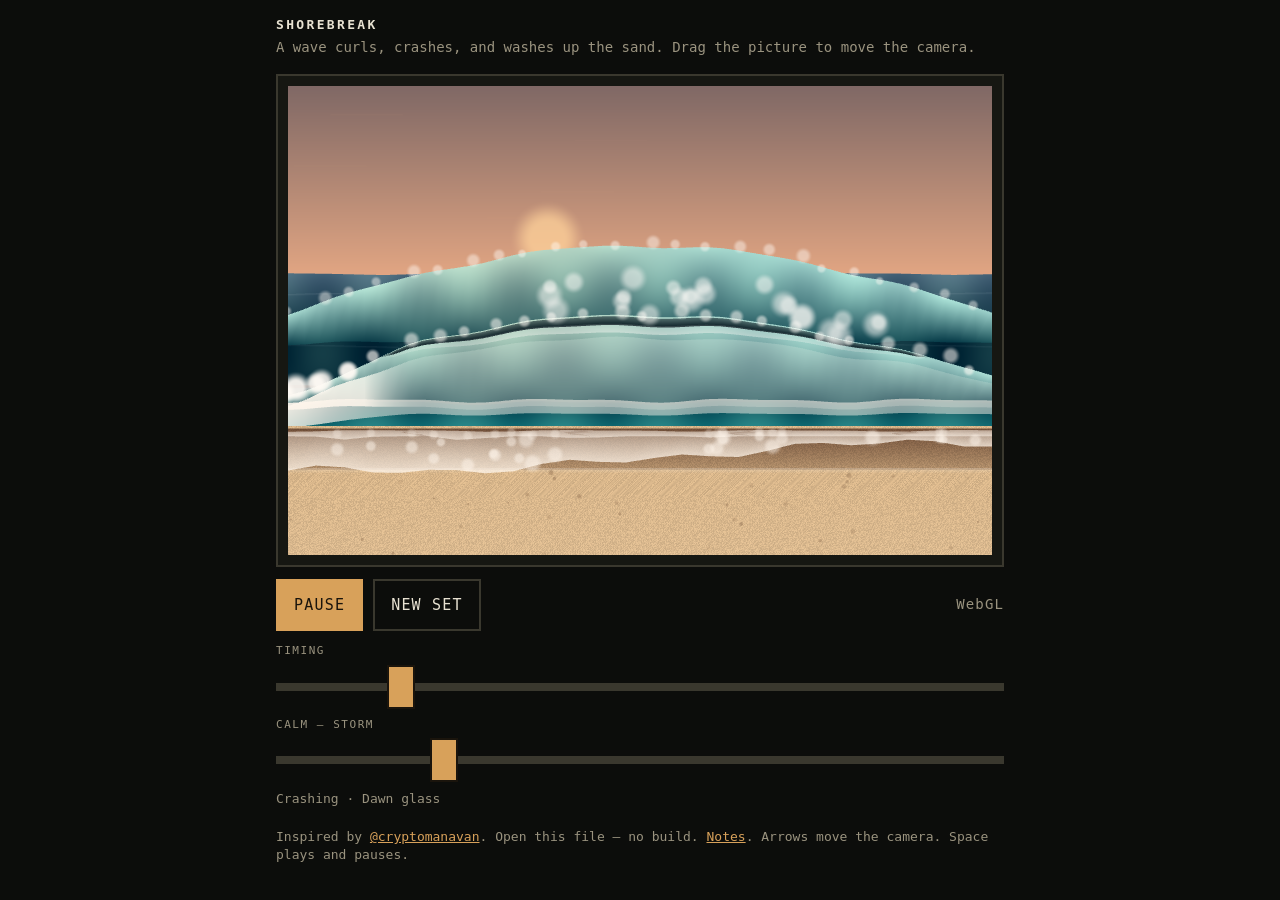
<file: tech-demos/shorebreak/index.html>
<!doctype html>
<html lang="en">
<head>
  <meta charset="utf-8">
  <meta name="viewport" content="width=device-width,initial-scale=1,viewport-fit=cover">
  <meta name="color-scheme" content="dark">
  <title>Shorebreak</title>
  <link rel="icon" href="data:image/svg+xml,%3Csvg xmlns='http://www.w3.org/2000/svg' viewBox='0 0 16 16'%3E%3Crect fill='%230e2438' width='16' height='16'/%3E%3Cpath d='M1 11c2-3 4-3 6 0s4 3 7 0' fill='none' stroke='%23f2d2b0' stroke-width='1.4'/%3E%3C/svg%3E">
  <style>
    :root {
      --bg: #0c0d0b;
      --panel: #161712;
      --ink: #e8e2d2;
      --mute: #9a937f;
      --line: #3a382e;
      --accent: #d8a15a;
      --flash: #f0d59a;
      --pad: max(16px, env(safe-area-inset-left));
      --pad-r: max(16px, env(safe-area-inset-right));
      --pad-b: max(20px, env(safe-area-inset-bottom));
    }
    * { box-sizing: border-box; }
    html, body {
      margin: 0;
      background: var(--bg);
      color: var(--ink);
      font: 16px/1.4 ui-monospace, "SFMono-Regular", Menlo, Consolas, monospace;
    }
    body {
      padding: 16px var(--pad-r) var(--pad-b) var(--pad);
      max-width: 760px;
      margin: 0 auto;
    }
    h1 {
      font-size: 13px;
      letter-spacing: 0.18em;
      text-transform: uppercase;
      margin: 0 0 4px;
      font-weight: 600;
    }
    .lede {
      color: var(--mute);
      font-size: 14px;
      margin: 0 0 16px;
    }
    .stage {
      background: var(--panel);
      border: 2px solid var(--line);
      padding: 10px;
    }
    .frame {
      position: relative;
      touch-action: none;
      user-select: none;
      -webkit-user-select: none;
    }
    canvas {
      display: block;
      width: 100%;
      height: auto;
      aspect-ratio: 3 / 2;
      background: #123044;
      touch-action: none;
      cursor: grab;
    }
    canvas:active { cursor: grabbing; }
    #gpu {
      position: absolute;
      inset: 0;
      width: 100%;
      height: 100%;
      aspect-ratio: auto;
      visibility: hidden;
      pointer-events: none;
    }
    #gpu.on {
      visibility: visible;
      pointer-events: auto;
    }
    .row {
      display: flex;
      flex-wrap: wrap;
      gap: 10px;
      align-items: center;
      margin: 12px 0;
    }
    button {
      font: inherit;
      font-size: 15px;
      letter-spacing: 0.08em;
      text-transform: uppercase;
      min-height: 52px;
      min-width: 52px;
      padding: 12px 16px;
      border: 2px solid var(--accent);
      background: var(--accent);
      color: #1a140c;
      cursor: pointer;
      border-radius: 0;
      -webkit-tap-highlight-color: transparent;
    }
    button:active { background: var(--flash); border-color: var(--flash); }
    button.ghost {
      background: transparent;
      color: var(--ink);
      border-color: var(--line);
    }
    button:focus-visible, input:focus-visible {
      outline: 2px solid var(--flash);
      outline-offset: 2px;
    }
    .mode {
      color: var(--mute);
      letter-spacing: 0.08em;
      font-size: 14px;
      min-height: 52px;
      display: flex;
      align-items: center;
      margin-left: auto;
    }
    label {
      display: block;
      font-size: 11px;
      letter-spacing: 0.14em;
      text-transform: uppercase;
      color: var(--mute);
      margin: 0 0 6px;
    }
    input[type="range"] {
      -webkit-appearance: none;
      appearance: none;
      width: 100%;
      height: 44px;
      background: transparent;
      margin: 0 0 8px;
    }
    input[type="range"]::-webkit-slider-runnable-track {
      height: 8px;
      background: var(--line);
    }
    input[type="range"]::-webkit-slider-thumb {
      -webkit-appearance: none;
      width: 28px;
      height: 44px;
      margin-top: -18px;
      background: var(--accent);
      border: 2px solid #1a140c;
      cursor: pointer;
    }
    input[type="range"]::-moz-range-track {
      height: 8px;
      background: var(--line);
    }
    input[type="range"]::-moz-range-thumb {
      width: 28px;
      height: 44px;
      background: var(--accent);
      border: 2px solid #1a140c;
      border-radius: 0;
      cursor: pointer;
    }
    .status {
      color: var(--mute);
      font-size: 13px;
      min-height: 1.3em;
      margin: 0 0 8px;
    }
    a { color: var(--accent); }
    footer {
      margin-top: 20px;
      color: var(--mute);
      font-size: 13px;
    }
  </style>
</head>
<body>
  <h1>Shorebreak</h1>
  <p class="lede">A wave curls, crashes, and washes up the sand. Drag the picture to move the camera.</p>

  <div class="stage">
    <div class="frame" id="frame">
      <canvas id="c2d" width="900" height="600" aria-label="Shorebreak. Drag to move the camera."></canvas>
      <canvas id="gpu" width="900" height="600" aria-hidden="true"></canvas>
    </div>
  </div>

  <div class="row">
    <button type="button" id="play">Pause</button>
    <button type="button" class="ghost" id="set">New set</button>
    <span class="mode" id="mode">Starting</span>
  </div>

  <label for="scrub">Timing</label>
  <input id="scrub" type="range" min="0" max="1000" value="0" step="1">

  <label for="storm">Calm — storm</label>
  <input id="storm" type="range" min="0" max="100" value="22" step="1">

  <p class="status" id="status" aria-live="polite"></p>

  <footer>
    Inspired by <a href="https://x.com/cryptomanavan/status/2101368830341587061">@cryptomanavan</a>.
    Open this file — no build. <a href="NOTES.md">Notes</a>.
    Arrows move the camera. Space plays and pauses.
  </footer>

<script src="wave.js"></script>
<script>
"use strict";

var WGSL = [
  "struct Uni { time: f32, storm: f32, width: f32, height: f32, };",
  "@group(0) @binding(0) var<uniform> uni: Uni;",
  "struct VsIn {",
  "  @location(0) pos: vec2f,",
  "  @location(1) color: vec4f,",
  "  @location(2) uv: vec2f,",
  "  @location(3) kind: f32,",
  "}",
  "struct VsOut {",
  "  @builtin(position) pos: vec4f,",
  "  @location(0) color: vec4f,",
  "  @location(1) uv: vec2f,",
  "  @location(2) kind: f32,",
  "}",
  "@vertex fn vs(in: VsIn) -> VsOut {",
  "  var o: VsOut;",
  "  o.pos = vec4f(in.pos, 0.0, 1.0);",
  "  o.color = in.color;",
  "  o.uv = in.uv;",
  "  o.kind = in.kind;",
  "  return o;",
  "}",
  "fn grain(p: vec2f) -> f32 {",
  "  let s = sin(dot(p, vec2f(127.1, 311.7)));",
  "  return fract(s * 43758.5453);",
  "}",
  "@fragment fn fs(in: VsOut) -> @location(0) vec4f {",
  "  var rgb = in.color.rgb;",
  "  var a = in.color.a;",
  "  let k = in.kind;",
  "  if (k > 1.5 && k < 2.5) {",
  "    let d = length(in.uv - vec2f(0.5));",
  "    let edge = 1.0 - smoothstep(0.2, 0.5, d);",
  "    if (edge <= 0.001) { discard; }",
  "    a = a * edge;",
  "  } else if (k > 0.5 && k < 1.5) {",
  "    let shimmer = sin(in.uv.x * 46.0 + uni.time * 1.7) * sin(in.uv.y * 22.0 - uni.time * 1.1);",
  "    rgb = rgb + vec3f(0.055, 0.065, 0.05) * shimmer * (1.0 - uni.storm * 0.45);",
  "  } else if (k > 4.5 && k < 5.5) {",
  "    let g = grain(in.uv * vec2f(240.0, 160.0));",
  "    rgb = rgb * (0.90 + 0.14 * g);",
  "  }",
  "  return vec4f(rgb * a, a);",
  "}"
].join("\n");

var GL_VS = [
  "attribute vec2 a_pos;",
  "attribute vec4 a_color;",
  "attribute vec2 a_uv;",
  "attribute float a_kind;",
  "varying vec4 v_color;",
  "varying vec2 v_uv;",
  "varying float v_kind;",
  "void main() {",
  "  gl_Position = vec4(a_pos, 0.0, 1.0);",
  "  v_color = a_color;",
  "  v_uv = a_uv;",
  "  v_kind = a_kind;",
  "}"
].join("\n");

var GL_FS = [
  "precision mediump float;",
  "varying vec4 v_color;",
  "varying vec2 v_uv;",
  "varying float v_kind;",
  "uniform float u_time;",
  "uniform float u_storm;",
  "float grain(vec2 p) {",
  "  float s = sin(dot(p, vec2(127.1, 311.7)));",
  "  return fract(s * 43758.5453);",
  "}",
  "void main() {",
  "  vec3 rgb = v_color.rgb;",
  "  float a = v_color.a;",
  "  if (v_kind > 1.5 && v_kind < 2.5) {",
  "    float d = length(v_uv - vec2(0.5));",
  "    float edge = 1.0 - smoothstep(0.2, 0.5, d);",
  "    if (edge <= 0.001) discard;",
  "    a *= edge;",
  "  } else if (v_kind > 0.5 && v_kind < 1.5) {",
  "    float shimmer = sin(v_uv.x * 46.0 + u_time * 1.7) * sin(v_uv.y * 22.0 - u_time * 1.1);",
  "    rgb += vec3(0.055, 0.065, 0.05) * shimmer * (1.0 - u_storm * 0.45);",
  "  } else if (v_kind > 4.5 && v_kind < 5.5) {",
  "    float g = grain(v_uv * vec2(240.0, 160.0));",
  "    rgb *= 0.90 + 0.14 * g;",
  "  }",
  "  gl_FragColor = vec4(rgb * a, a);",
  "}"
].join("\n");

var MAX_VERTS = 16000;

var frameEl = document.getElementById("frame");
var back = document.getElementById("c2d");
var front = document.getElementById("gpu");
var playBtn = document.getElementById("play");
var setBtn = document.getElementById("set");
var scrubEl = document.getElementById("scrub");
var stormEl = document.getElementById("storm");
var modeEl = document.getElementById("mode");
var statusEl = document.getElementById("status");

var params = new URLSearchParams(location.search);
var reduce = false;
try {
  reduce = window.matchMedia("(prefers-reduced-motion: reduce)").matches;
} catch (err) {
  reduce = false;
}

function parseSeed(value) {
  if (value == null || value === "") return 4;
  if (!/^\d+$/.test(value)) return 4;
  return parseInt(value, 10) >>> 0;
}

var seed = parseSeed(params.get("set"));
var set = Shore.createSet(seed);
var storm = 0.22;
if (params.get("storm") != null && /^\d+$/.test(params.get("storm"))) {
  storm = Math.max(0, Math.min(100, parseInt(params.get("storm"), 10))) / 100;
  stormEl.value = String(Math.round(storm * 100));
}
var time = 0;
if (params.get("t") != null && !isNaN(parseFloat(params.get("t")))) {
  time = Math.max(0, parseFloat(params.get("t")));
  time = time - Math.floor(time / set.cycle) * set.cycle;
}
var playing = !reduce && params.get("pause") !== "1";
var scrubbing = false;
var wasPlaying = false;
var cam = { x: 0, y: 0 };
var mode = "2d";
var viewW = 900;
var viewH = 600;
var ctx2d = back.getContext("2d", { alpha: false });
var gl = null;
var glBuf = null;
var glProg = null;
var glTime = null;
var glStorm = null;
var gpu = null;
var gpuLost = false;
var lastStamp = 0;
var statusKey = "";
var started = false;

playBtn.textContent = playing ? "Pause" : "Play";
scrubEl.value = String(Math.round((time / set.cycle) * 1000));

function clamp(v, a, b) {
  return v < a ? a : v > b ? b : v;
}

function rgba(r, g, b, a) {
  return "rgba(" + (r | 0) + "," + (g | 0) + "," + (b | 0) + "," + a + ")";
}

function worldToPx(x, y) {
  return [(x + cam.x) * viewW, (y + cam.y) * viewH];
}

function shadeKind(shade) {
  if (shade === "water") return 1;
  if (shade === "sand") return 5;
  return 0;
}

function tessellate(scene) {
  var data = [];
  function push(px, py, r, g, b, a, u, v, kind) {
    data.push((px / viewW) * 2 - 1, 1 - (py / viewH) * 2, r / 255, g / 255, b / 255, a, u, v, kind);
  }
  function tri(p, q, s, kind) {
    var A = worldToPx(p.x, p.y);
    var B = worldToPx(q.x, q.y);
    var C = worldToPx(s.x, s.y);
    push(A[0], A[1], p.r, p.g, p.b, p.a, p.x, p.y, kind);
    push(B[0], B[1], q.r, q.g, q.b, q.a, q.x, q.y, kind);
    push(C[0], C[1], s.r, s.g, s.b, s.a, s.x, s.y, kind);
  }
  var ops = scene.ops;
  var i, op, a, b, s, kind, center, rad, u, v, ox, oy;
  var corners = [0, 0, 1, 0, 1, 1, 0, 0, 1, 1, 0, 1];
  for (i = 0; i < ops.length; i++) {
    op = ops[i];
    if (op.k === "strip") {
      a = op.a;
      b = op.b;
      kind = shadeKind(op.shade);
      for (s = 0; s < a.length - 1; s++) {
        tri(a[s], b[s], a[s + 1], kind);
        tri(a[s + 1], b[s], b[s + 1], kind);
      }
    } else if (op.k === "dot") {
      center = worldToPx(op.x, op.y);
      rad = op.rad * viewW;
      for (s = 0; s < 6; s++) {
        u = corners[s * 2];
        v = corners[s * 2 + 1];
        ox = (u - 0.5) * 2 * rad;
        oy = (v - 0.5) * 2 * rad;
        push(center[0] + ox, center[1] + oy, op.r, op.g, op.b, op.a, u, v, 2);
      }
    }
    if (data.length / 9 > MAX_VERTS - 64) break;
  }
  return new Float32Array(data);
}

function draw2d(scene) {
  var w = viewW;
  var h = viewH;
  var ops = scene.ops;
  var i, op, a, b, s, p0, p1, p2, p3, r, g, bch, al, rad, grd;
  ctx2d.setTransform(1, 0, 0, 1, 0, 0);
  ctx2d.clearRect(0, 0, w, h);
  for (i = 0; i < ops.length; i++) {
    op = ops[i];
    if (op.k === "strip") {
      a = op.a;
      b = op.b;
      for (s = 0; s < a.length - 1; s++) {
        al = (a[s].a + a[s + 1].a + b[s].a + b[s + 1].a) * 0.25;
        if (al < 0.015) continue;
        r = (a[s].r + a[s + 1].r + b[s].r + b[s + 1].r) * 0.25;
        g = (a[s].g + a[s + 1].g + b[s].g + b[s + 1].g) * 0.25;
        bch = (a[s].b + a[s + 1].b + b[s].b + b[s + 1].b) * 0.25;
        p0 = worldToPx(a[s].x, a[s].y);
        p1 = worldToPx(a[s + 1].x, a[s + 1].y);
        p2 = worldToPx(b[s + 1].x, b[s + 1].y);
        p3 = worldToPx(b[s].x, b[s].y);
        ctx2d.beginPath();
        ctx2d.moveTo(p0[0], p0[1]);
        ctx2d.lineTo(p1[0], p1[1]);
        ctx2d.lineTo(p2[0], p2[1]);
        ctx2d.lineTo(p3[0], p3[1]);
        ctx2d.closePath();
        ctx2d.fillStyle = rgba(r, g, bch, al);
        ctx2d.fill();
      }
    } else if (op.k === "dot") {
      p0 = worldToPx(op.x, op.y);
      rad = op.rad * w;
      ctx2d.beginPath();
      if (op.rad > 0.03) {
        var grd = ctx2d.createRadialGradient(p0[0], p0[1], rad * 0.15, p0[0], p0[1], rad);
        grd.addColorStop(0, rgba(op.r, op.g, op.b, op.a));
        grd.addColorStop(1, rgba(op.r, op.g, op.b, 0));
        ctx2d.fillStyle = grd;
        ctx2d.arc(p0[0], p0[1], rad, 0, Math.PI * 2);
        ctx2d.fill();
      } else {
        ctx2d.fillStyle = rgba(op.r, op.g, op.b, op.a);
        ctx2d.arc(p0[0], p0[1], rad, 0, Math.PI * 2);
        ctx2d.fill();
      }
    }
  }
}

function compileGL(gl, type, src) {
  var sh = gl.createShader(type);
  gl.shaderSource(sh, src);
  gl.compileShader(sh);
  if (!gl.getShaderParameter(sh, gl.COMPILE_STATUS)) {
    gl.deleteShader(sh);
    return null;
  }
  return sh;
}

function initGL(canvas) {
  var context = canvas.getContext("webgl", {
    alpha: false,
    antialias: true,
    premultipliedAlpha: true,
    powerPreference: "high-performance"
  });
  if (!context) return false;
  var vs = compileGL(context, context.VERTEX_SHADER, GL_VS);
  var fs = compileGL(context, context.FRAGMENT_SHADER, GL_FS);
  if (!vs || !fs) return false;
  var prog = context.createProgram();
  context.attachShader(prog, vs);
  context.attachShader(prog, fs);
  context.bindAttribLocation(prog, 0, "a_pos");
  context.bindAttribLocation(prog, 1, "a_color");
  context.bindAttribLocation(prog, 2, "a_uv");
  context.bindAttribLocation(prog, 3, "a_kind");
  context.linkProgram(prog);
  if (!context.getProgramParameter(prog, context.LINK_STATUS)) return false;
  gl = context;
  glProg = prog;
  glBuf = context.createBuffer();
  glTime = context.getUniformLocation(prog, "u_time");
  glStorm = context.getUniformLocation(prog, "u_storm");
  context.useProgram(prog);
  context.bindBuffer(context.ARRAY_BUFFER, glBuf);
  var stride = 36;
  context.enableVertexAttribArray(0);
  context.vertexAttribPointer(0, 2, context.FLOAT, false, stride, 0);
  context.enableVertexAttribArray(1);
  context.vertexAttribPointer(1, 4, context.FLOAT, false, stride, 8);
  context.enableVertexAttribArray(2);
  context.vertexAttribPointer(2, 2, context.FLOAT, false, stride, 24);
  context.enableVertexAttribArray(3);
  context.vertexAttribPointer(3, 1, context.FLOAT, false, stride, 32);
  context.disable(context.DEPTH_TEST);
  context.enable(context.BLEND);
  context.blendFunc(context.ONE, context.ONE_MINUS_SRC_ALPHA);
  canvas.addEventListener("webglcontextlost", function (ev) {
    ev.preventDefault();
    if (mode === "webgl") use2d();
  }, false);
  return true;
}

function drawGL(scene, simTime) {
  if (!gl) return;
  var arr = tessellate(scene);
  var n = (arr.length / 9) | 0;
  gl.viewport(0, 0, viewW, viewH);
  gl.useProgram(glProg);
  gl.uniform1f(glTime, simTime);
  gl.uniform1f(glStorm, storm);
  gl.bindBuffer(gl.ARRAY_BUFFER, glBuf);
  gl.bufferData(gl.ARRAY_BUFFER, arr, gl.DYNAMIC_DRAW);
  gl.drawArrays(gl.TRIANGLES, 0, n);
}

function initGPU(canvas) {
  if (!navigator.gpu) return Promise.resolve(null);
  return navigator.gpu.requestAdapter().then(function (adapter) {
    if (!adapter) return null;
    return adapter.requestDevice().then(function (device) {
    if (!device) return null;
    var context = canvas.getContext("webgpu");
    if (!context) return null;
    var format = navigator.gpu.getPreferredCanvasFormat();
    context.configure({ device: device, format: format, alphaMode: "opaque" });
    var module = device.createShaderModule({ code: WGSL });
    return module.getCompilationInfo().then(function (info) {
      var messages = info.messages || [];
      var i;
      for (i = 0; i < messages.length; i++) {
        if (messages[i].type === "error") return null;
      }
      return makeGpuRenderer(device, context, format, module, canvas);
    });
    });
  }).catch(function () {
    return null;
  });
}

function makeGpuRenderer(device, context, format, module, canvas) {
  try {
    var pipeline = device.createRenderPipeline({
      layout: "auto",
      vertex: {
        module: module,
        entryPoint: "vs",
        buffers: [{
          arrayStride: 36,
          attributes: [
            { shaderLocation: 0, offset: 0, format: "float32x2" },
            { shaderLocation: 1, offset: 8, format: "float32x4" },
            { shaderLocation: 2, offset: 24, format: "float32x2" },
            { shaderLocation: 3, offset: 32, format: "float32" }
          ]
        }]
      },
      fragment: {
        module: module,
        entryPoint: "fs",
        targets: [{
          format: format,
          blend: {
            color: { srcFactor: "one", dstFactor: "one-minus-src-alpha", operation: "add" },
            alpha: { srcFactor: "one", dstFactor: "one-minus-src-alpha", operation: "add" }
          }
        }]
      },
      primitive: { topology: "triangle-list" }
    });
    var vbuf = device.createBuffer({
      size: MAX_VERTS * 36,
      usage: GPUBufferUsage.VERTEX | GPUBufferUsage.COPY_DST
    });
    var ubuf = device.createBuffer({
      size: 16,
      usage: GPUBufferUsage.UNIFORM | GPUBufferUsage.COPY_DST
    });
    var bind = device.createBindGroup({
      layout: pipeline.getBindGroupLayout(0),
      entries: [{ binding: 0, resource: { buffer: ubuf } }]
    });
    device.lost.then(function () {
      gpuLost = true;
      gpu = null;
      if (mode === "webgpu") {
        if (!gl && !initGL(canvas)) use2d();
        else {
          mode = "webgl";
          showTop();
          paintMode();
        }
      }
    });
    return {
      draw: function (scene, simTime) {
        try {
        var arr = tessellate(scene);
        var n = (arr.length / 9) | 0;
        if (n < 3) return;
        if (n > MAX_VERTS) n = MAX_VERTS;
        var used = arr.subarray(0, n * 9);
        device.queue.writeBuffer(vbuf, 0, used);
        device.queue.writeBuffer(ubuf, 0, new Float32Array([simTime, storm, viewW, viewH]));
        var encoder = device.createCommandEncoder();
        var pass = encoder.beginRenderPass({
          colorAttachments: [{
            view: context.getCurrentTexture().createView(),
            clearValue: { r: 0.04, g: 0.1, b: 0.16, a: 1 },
            loadOp: "clear",
            storeOp: "store"
          }]
        });
        pass.setPipeline(pipeline);
        pass.setBindGroup(0, bind);
        pass.setVertexBuffer(0, vbuf);
        pass.draw(n);
        pass.end();
        device.queue.submit([encoder.finish()]);
        } catch (err) {
          gpu = null;
          gpuLost = true;
          if (mode === "webgpu") use2d();
        }
      }
    };
  } catch (err) {
    return null;
  }
}

function paintMode() {
  var name = mode === "webgpu" ? "WebGPU" : mode === "webgl" ? "WebGL" : "Canvas 2D";
  modeEl.textContent = name;
}

function showTop() {
  front.className = "on";
  front.setAttribute("aria-hidden", "false");
  back.setAttribute("aria-hidden", "true");
  paintMode();
}

function use2d() {
  mode = "2d";
  front.className = "";
  front.setAttribute("aria-hidden", "true");
  back.setAttribute("aria-hidden", "false");
  paintMode();
}

function resize() {
  var rect = frameEl.getBoundingClientRect();
  var dpr = Math.min(window.devicePixelRatio || 1, 2);
  var w = Math.max(2, Math.round(rect.width * dpr));
  var h = Math.max(2, Math.round(rect.height * dpr));
  if (w === viewW && h === viewH && back.width === w) return;
  viewW = w;
  viewH = h;
  back.width = w;
  back.height = h;
  front.width = w;
  front.height = h;
}

function paintStatus(scene) {
  var text = scene.label + " · " + scene.paletteName;
  if (!playing) text += " · paused";
  if (text === statusKey) return;
  statusKey = text;
  statusEl.textContent = text;
}

function renderScene(scene, simTime) {
  if (mode === "webgpu" && gpu && !gpuLost) gpu.draw(scene, simTime);
  else if (mode === "webgl" && gl) drawGL(scene, simTime);
  else draw2d(scene);
}

function tick(now) {
  var dt = lastStamp ? Math.min(0.05, (now - lastStamp) / 1000) : 0.016;
  lastStamp = now;
  if (playing && !scrubbing) {
    time += dt * (0.85 + storm * 0.55);
    if (time >= set.cycle) time -= set.cycle;
    scrubEl.value = String(Math.round((time / set.cycle) * 1000));
  }
  resize();
  var scene = Shore.frame(set, time, storm);
  renderScene(scene, time);
  paintStatus(scene);
  requestAnimationFrame(tick);
}

function start() {
  if (started) return;
  started = true;
  resize();
  requestAnimationFrame(tick);
}

function togglePlay() {
  playing = !playing;
  playBtn.textContent = playing ? "Pause" : "Play";
  statusKey = "";
}

function remember(nextSeed) {
  try {
    var url = new URL(location.href);
    url.searchParams.set("set", String(nextSeed));
    history.replaceState(null, "", url.pathname + url.search);
  } catch (err) {
    /* file:// may refuse replaceState; the set still changes on screen */
  }
}

playBtn.addEventListener("click", togglePlay);
setBtn.addEventListener("click", function () {
  var buf = new Uint32Array(1);
  if (window.crypto && crypto.getRandomValues) crypto.getRandomValues(buf);
  else buf[0] = (Math.random() * 0xffffffff) >>> 0;
  seed = buf[0] >>> 0;
  set = Shore.createSet(seed);
  time = 0;
  scrubEl.value = "0";
  statusKey = "";
  remember(seed);
});

stormEl.addEventListener("input", function () {
  storm = Number(stormEl.value) / 100;
});

scrubEl.addEventListener("pointerdown", function () {
  scrubbing = true;
  wasPlaying = playing;
  playing = false;
  playBtn.textContent = "Play";
});
scrubEl.addEventListener("input", function () {
  time = (Number(scrubEl.value) / 1000) * set.cycle;
  statusKey = "";
});
function endScrub() {
  if (!scrubbing) return;
  scrubbing = false;
  playing = wasPlaying;
  playBtn.textContent = playing ? "Pause" : "Play";
  statusKey = "";
}
scrubEl.addEventListener("pointerup", endScrub);
scrubEl.addEventListener("pointercancel", endScrub);

var drag = null;
frameEl.addEventListener("pointerdown", function (e) {
  if (e.button !== 0) return;
  drag = { id: e.pointerId, x: e.clientX, y: e.clientY, cx: cam.x, cy: cam.y };
  frameEl.setPointerCapture(e.pointerId);
});
frameEl.addEventListener("pointermove", function (e) {
  if (!drag || e.pointerId !== drag.id) return;
  var rect = frameEl.getBoundingClientRect();
  if (!rect.width || !rect.height) return;
  cam.x = clamp(drag.cx + (e.clientX - drag.x) / rect.width * 0.24, -0.1, 0.1);
  cam.y = clamp(drag.cy + (e.clientY - drag.y) / rect.height * 0.18, -0.07, 0.07);
});
function endDrag(e) {
  if (drag && e.pointerId === drag.id) drag = null;
}
frameEl.addEventListener("pointerup", endDrag);
frameEl.addEventListener("pointercancel", endDrag);

document.addEventListener("keydown", function (e) {
  var tag = e.target && e.target.tagName;
  if (tag === "INPUT" || tag === "TEXTAREA" || tag === "BUTTON") return;
  if (e.key === "ArrowLeft") {
    cam.x = clamp(cam.x - 0.02, -0.1, 0.1);
    e.preventDefault();
  } else if (e.key === "ArrowRight") {
    cam.x = clamp(cam.x + 0.02, -0.1, 0.1);
    e.preventDefault();
  } else if (e.key === "ArrowUp") {
    cam.y = clamp(cam.y - 0.02, -0.07, 0.07);
    e.preventDefault();
  } else if (e.key === "ArrowDown") {
    cam.y = clamp(cam.y + 0.02, -0.07, 0.07);
    e.preventDefault();
  } else if (e.key === " " || e.key === "Spacebar") {
    togglePlay();
    e.preventDefault();
  }
});

window.addEventListener("resize", resize);

resize();
var hero = Shore.frame(set, time, storm);
draw2d(hero);
paintStatus(hero);

if (navigator.gpu) {
  mode = "2d";
  paintMode();
  start();
  /* Canvas is already moving. If WebGPU does not answer quickly, take WebGL
     so a hung adapter does not leave a phone on the software path. */
  var gpuSettled = false;
  var gpuTimer = setTimeout(function () {
    if (gpuSettled) return;
    gpuSettled = true;
    if (initGL(front)) {
      mode = "webgl";
      showTop();
    }
  }, 1200);
  initGPU(front).then(function (renderer) {
    if (gpuSettled) return;
    gpuSettled = true;
    clearTimeout(gpuTimer);
    if (renderer) {
      gpu = renderer;
      mode = "webgpu";
      showTop();
      return;
    }
    if (initGL(front)) {
      mode = "webgl";
      showTop();
      return;
    }
    use2d();
  });
} else if (initGL(front)) {
  mode = "webgl";
  showTop();
  start();
} else {
  use2d();
  start();
}
</script>
</body>
</html>
</file>
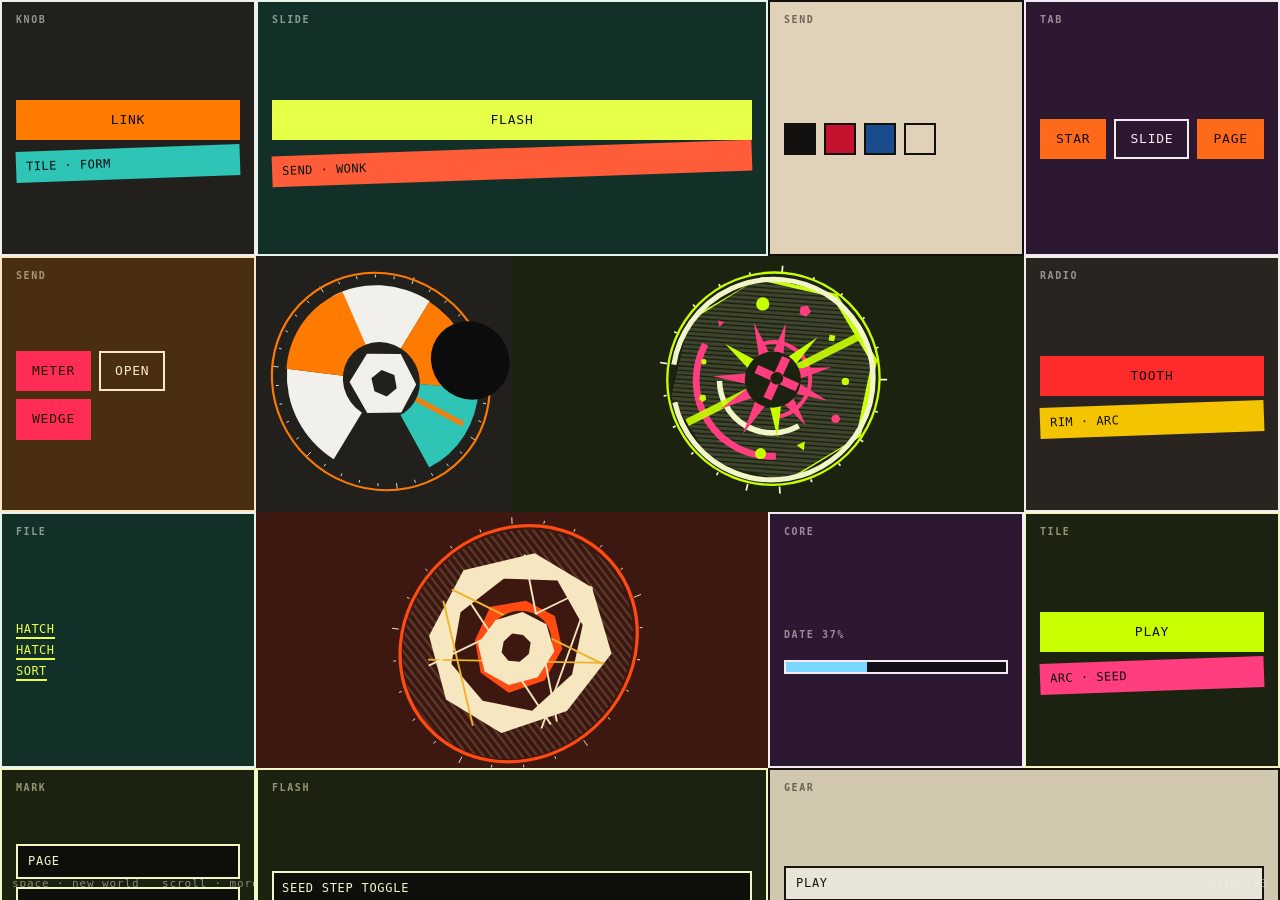
<file: tech-demos/svg-generator/index.html>
<!doctype html>
<html lang="en">
<meta charset="utf-8">
<meta name="viewport" content="width=device-width,initial-scale=1,viewport-fit=cover">
<title>svg generator</title>
<style>
  html, body { margin: 0; height: 100%; background: #0c0b0a; }
  body { overflow: hidden; }
  #scroller {
    position: fixed; inset: 0;
    overflow-x: hidden; overflow-y: scroll;
    scrollbar-color: #f4efe644 transparent;
  }
  #world { position: relative; width: 100%; }
  .tile {
    position: absolute;
    box-sizing: border-box;
    overflow: hidden;
    display: flex; flex-direction: column;
    padding: 12px 14px 12px;
    font: 12px/1.25 ui-monospace, "SFMono-Regular", Menlo, Consolas, monospace;
    letter-spacing: 0.04em;
    color: var(--ink);
    background: var(--paper);
    border: 2px solid var(--ink);
    user-select: none;
  }
  .tile.seal { padding: 0; border-width: 0; }
  .tile.seal svg { width: 100%; height: 100%; display: block; animation: spin 16s linear infinite; }
  @keyframes spin { to { transform: rotate(360deg); } }
  @media (prefers-reduced-motion: reduce) {
    .tile.seal svg { animation: none; }
  }
  .tile h3 {
    margin: 0 0 10px;
    font-size: 10px; font-weight: 600;
    letter-spacing: 0.16em; text-transform: uppercase;
    opacity: 0.55;
  }
  .tile .body { flex: 1; display: flex; flex-direction: column; justify-content: center; gap: 8px; min-height: 0; }
  .row { display: flex; flex-wrap: wrap; gap: 8px; align-items: center; }
  button, .chip, select, input[type="text"], input[type="search"], input[type="number"], textarea {
    font: inherit; letter-spacing: 0.06em; text-transform: uppercase;
    color: var(--ink); background: var(--bg); border: 2px solid var(--ink);
    border-radius: 0;
  }
  button, .chip {
    padding: 10px 14px; cursor: pointer; font-size: 13px;
    background: var(--accent); color: var(--bg); border-color: var(--accent);
  }
  button:active, .chip.on { background: var(--flash); border-color: var(--flash); color: var(--bg); }
  button.ghost { background: transparent; color: var(--ink); border-color: var(--ink); }
  select, input[type="text"], input[type="search"], input[type="number"] {
    padding: 8px 10px; width: 100%; box-sizing: border-box; min-width: 0;
    background: var(--bg); color: var(--ink);
  }
  textarea {
    width: 100%; height: 72px; resize: none; padding: 8px; box-sizing: border-box;
    background: var(--bg); text-transform: none;
  }
  input[type="range"] {
    -webkit-appearance: none; appearance: none;
    width: 100%; height: 8px; background: var(--ink); outline: none;
  }
  input[type="range"]::-webkit-slider-thumb {
    -webkit-appearance: none; width: 18px; height: 22px;
    background: var(--flash); border: 2px solid var(--ink); cursor: pointer;
  }
  label.check, label.radio {
    display: flex; align-items: center; gap: 8px; cursor: pointer;
  }
  input[type="checkbox"], input[type="radio"] { accent-color: var(--accent); width: 16px; height: 16px; }
  .switch {
    width: 44px; height: 24px; background: var(--bg); border: 2px solid var(--ink);
    position: relative; cursor: pointer; flex: 0 0 auto;
  }
  .switch i { position: absolute; top: 2px; left: 2px; width: 16px; height: 16px; background: var(--ink); }
  .switch.on { background: var(--accent); border-color: var(--accent); }
  .switch.on i { left: 22px; background: var(--bg); }
  .tabs { display: flex; gap: 0; }
  .tabs button { flex: 1; background: transparent; color: var(--ink); border-color: var(--ink); }
  .tabs button.on { background: var(--ink); color: var(--paper); }
  .bar { height: 10px; background: var(--bg); border: 2px solid var(--ink); }
  .bar > b { display: block; height: 100%; background: var(--flash); }
  .stars button { padding: 4px 7px; font-size: 16px; }
  .cal { display: grid; grid-template-columns: repeat(7, 1fr); gap: 3px; }
  .cal i { display: grid; place-items: center; aspect-ratio: 1; font-size: 9px; background: var(--bg); }
  .cal i.on { background: var(--accent); color: var(--bg); }
  .crumbs { display: flex; gap: 6px; flex-wrap: wrap; align-items: center; opacity: 0.9; }
  .crumbs b { opacity: 0.4; }
  .drop {
    border: 2px dashed var(--ink); min-height: 64px;
    display: grid; place-items: center; text-align: center; opacity: 0.8;
  }
  .swatch { width: 28px; height: 28px; border: 2px solid var(--ink); cursor: pointer; }
  .nav { display: flex; gap: 6px; align-items: center; }
  .nav strong { flex: 1; letter-spacing: 0.14em; }
  .pager { display: flex; gap: 6px; justify-content: center; }
  .acc { border: 2px solid var(--ink); }
  .acc dt { padding: 7px 8px; cursor: pointer; background: var(--bg); }
  .acc dd { margin: 0; padding: 8px; display: none; }
  .acc.open dd { display: block; }
  .media { display: flex; gap: 8px; align-items: center; }
  .knob {
    width: 72px; height: 72px; border-radius: 50%; margin: 0 auto;
    border: 3px solid var(--ink); background: conic-gradient(var(--accent) var(--pct), var(--bg) 0);
    position: relative;
  }
  .links { display: flex; flex-direction: column; gap: 4px; }
  .links a { color: var(--accent); text-decoration: none; border-bottom: 2px solid var(--accent); width: fit-content; }
  #hint {
    position: fixed;
    left: max(12px, env(safe-area-inset-left));
    right: max(12px, env(safe-area-inset-right));
    bottom: max(10px, env(safe-area-inset-bottom));
    display: flex; justify-content: space-between; gap: 16px;
    font: 11px/1.2 ui-monospace, "SFMono-Regular", Menlo, Consolas, monospace;
    letter-spacing: 0.08em; pointer-events: none; z-index: 5;
  }
</style>
<div id="scroller"><div id="world"></div></div>
<div id="hint">
  <span>space · new world &nbsp; scroll · more</span>
  <span id="seedlab"></span>
</div>
<script>
/* Infinite tessellation of page chrome + seeded SVG seals.
   One file. No build, no npm, no Three.js, no image assets. */
(() => {
"use strict";

const NS = "http://www.w3.org/2000/svg";
const TAU = Math.PI * 2;
const seedlab = document.getElementById("seedlab");
const hint = document.getElementById("hint");
const scroller = document.getElementById("scroller");
const world = document.getElementById("world");
const reduce = matchMedia("(prefers-reduced-motion: reduce)").matches;

const PALETTES = [
  { bg: "#111014", ink: "#F4EFE6", paper: "#2A2420", accent: "#FF2A2A", flash: "#F5C400" },
  { bg: "#0B1020", ink: "#F7F2E8", paper: "#17304A", accent: "#FF4D8D", flash: "#3DFFB0" },
  { bg: "#1A0C08", ink: "#F6E7C1", paper: "#3C1810", accent: "#FF4B12", flash: "#F0B429" },
  { bg: "#F3EDE2", ink: "#12100E", paper: "#E0D2B8", accent: "#C4122F", flash: "#1A4B8C" },
  { bg: "#0E0F0A", ink: "#F2F5C8", paper: "#1C2210", accent: "#C8FF00", flash: "#FF3D7F" },
  { bg: "#140E16", ink: "#F6EAF2", paper: "#2C1830", accent: "#FF6A1A", flash: "#7AD7FF" },
  { bg: "#081612", ink: "#E8F4EC", paper: "#123028", accent: "#E8FF4A", flash: "#FF5C3A" },
  { bg: "#E8E4D8", ink: "#1A120C", paper: "#D2C8B0", accent: "#0B3D91", flash: "#D40F0F" },
  { bg: "#0C0C0C", ink: "#F2F0EA", paper: "#22201C", accent: "#FF7A00", flash: "#2EC4B6" },
  { bg: "#20150A", ink: "#F8E8C8", paper: "#4A2E12", accent: "#FF2D55", flash: "#8CFF3A" }
];

const WORDS = ["HATCH","BITE","WONK","CLIP","SEED","ORBIT","GEAR","STACK","WEDGE","CHOP","RIM","FLASH","INK","PAPER","TOOTH","RAY","CORE","VOID","MARK","TILE","KNOB","DIAL","TAB","CHIP","STEP","RATE","DROP","SLIDE","TOGGLE","RADIO","CHECK","METER","PAGE","PATH","ARC","STAR","NEST","FORM","LINK","FILE","DATE","PLAY","SEEK","SORT","FILTER","SEND","OPEN","HOLD"];
const KINDS = ["seal","buttons","slider","select","search","checks","radios","toggles","tabs","progress","chips","rating","accordion","pager","calendar","crumbs","upload","navbar","textarea","stepper","swatches","tooltip","meter","links","media","settings","combo"];

function mulberry32(a) {
  return function () {
    a |= 0;
    a = a + 0x6D2B79F5 | 0;
    let t = Math.imul(a ^ a >>> 15, 1 | a);
    t = t + Math.imul(t ^ t >>> 7, 61 | t) ^ t;
    return ((t ^ t >>> 14) >>> 0) / 4294967296;
  };
}
const pick = (rng, arr) => arr[Math.floor(rng() * arr.length)];
const irange = (rng, a, b) => a + Math.floor(rng() * (b - a + 1));
const frange = (rng, a, b) => a + rng() * (b - a);
const wob = (rng, amt) => 1 + (rng() * 2 - 1) * amt;
const polar = (a, r) => [Math.cos(a) * r, Math.sin(a) * r];
const hex = (n) => (n >>> 0).toString(16).padStart(8, "0");
const deg = (a) => (a * 180 / Math.PI).toFixed(2);
function isLight(h) {
  const n = parseInt(h.slice(1), 16);
  return ((n >> 16) * 299 + ((n >> 8) & 255) * 587 + (n & 255) * 114) / 1000 > 150;
}
function mix(world, x, y) {
  let n = world >>> 0;
  n = Math.imul(n ^ Math.imul(x | 0, 0x9e3779b9), 0x85ebca6b);
  n = Math.imul(n ^ Math.imul(y | 0, 0xc2b2ae35), 0x27d4eb2f);
  return (n ^ (n >>> 16)) >>> 0;
}
function parseSeed(s) {
  if (!s) return null;
  const n = parseInt(s, 16);
  return Number.isFinite(n) ? (n >>> 0) : null;
}
function mintSeed() {
  const a = new Uint32Array(1);
  crypto.getRandomValues(a);
  return a[0] || (Math.floor(Math.random() * 0xffffffff) || 1);
}

function el(name, attrs, parent) {
  const n = document.createElementNS(NS, name);
  for (const k in attrs) if (attrs[k] != null) n.setAttribute(k, attrs[k]);
  if (parent) parent.appendChild(n);
  return n;
}
function h(name, attrs, kids) {
  const n = document.createElement(name);
  for (const k in attrs || {}) {
    if (k === "class") n.className = attrs[k];
    else if (k === "css") {
      for (const [pk, pv] of Object.entries(attrs[k])) {
        if (pk.slice(0, 2) === "--") n.style.setProperty(pk, pv);
        else n.style[pk] = pv;
      }
    }
    else if (k.slice(0, 2) === "on" && typeof attrs[k] === "function") n.addEventListener(k.slice(2), attrs[k]);
    else if (k === "html") n.innerHTML = attrs[k];
    else if (attrs[k] === true) n.setAttribute(k, "");
    else if (attrs[k] != null && attrs[k] !== false) n.setAttribute(k, attrs[k]);
  }
  for (const kid of kids || []) {
    if (kid == null) continue;
    n.appendChild(typeof kid === "string" ? document.createTextNode(kid) : kid);
  }
  return n;
}

function poly(pts, close) {
  let d = "M" + pts.map((p) => p[0].toFixed(2) + "," + p[1].toFixed(2)).join("L");
  return close === false ? d : d + "Z";
}
function starPts(n, ro, ri, rot, jit, rng) {
  const pts = [];
  for (let i = 0; i < n * 2; i++) pts.push(polar(rot + (i * Math.PI) / n, (i % 2 === 0 ? ro : ri) * wob(rng, jit)));
  return pts;
}
function gonPts(n, r, rot, jit, rng) {
  const pts = [];
  for (let i = 0; i < n; i++) pts.push(polar(rot + (i * TAU) / n, r * wob(rng, jit)));
  return pts;
}
function petalD(r0, r1, spread) {
  const a = spread * 0.5;
  const p0 = polar(-a, r0), tip = polar(0, r1), p1 = polar(a, r0);
  const c0 = polar(-a * 1.05, r1 * 0.62), c1 = polar(a * 1.05, r1 * 0.62);
  return `M${p0[0].toFixed(2)},${p0[1].toFixed(2)} Q${c0[0].toFixed(2)},${c0[1].toFixed(2)} ${tip[0].toFixed(2)},${tip[1].toFixed(2)} Q${c1[0].toFixed(2)},${c1[1].toFixed(2)} ${p1[0].toFixed(2)},${p1[1].toFixed(2)} Z`;
}
function chevronD(r0, r1, w) {
  const a = w * 0.5;
  return poly([polar(-a, r0), polar(0, r1), polar(a, r0), polar(a * 0.42, r0 + (r1 - r0) * 0.2), polar(0, r1 - (r1 - r0) * 0.26), polar(-a * 0.42, r0 + (r1 - r0) * 0.2)]);
}
function bladeD(r0, r1, w) {
  const a = w * 0.5;
  return poly([polar(-a * 0.2, r0), polar(-a * 1.15, r1 * 0.7), polar(0.15, r1), polar(a * 0.35, r0)]);
}
function arcD(r, a0, a1) {
  const p0 = polar(a0, r), p1 = polar(a1, r);
  const large = ((a1 - a0 + TAU) % TAU) > Math.PI ? 1 : 0;
  return `M${p0[0].toFixed(2)},${p0[1].toFixed(2)} A${r.toFixed(2)},${r.toFixed(2)} 0 ${large} 1 ${p1[0].toFixed(2)},${p1[1].toFixed(2)}`;
}
function wedgeD(r, a0, a1) {
  const p0 = polar(a0, r), p1 = polar(a1, r);
  const large = ((a1 - a0 + TAU) % TAU) > Math.PI ? 1 : 0;
  return `M0,0 L${p0[0].toFixed(2)},${p0[1].toFixed(2)} A${r.toFixed(2)},${r.toFixed(2)} 0 ${large} 1 ${p1[0].toFixed(2)},${p1[1].toFixed(2)} Z`;
}

function compose(seed) {
  const rng = mulberry32(seed);
  const pal = PALETTES[Math.floor(rng() * PALETTES.length)];
  const wonk = frange(rng, 0.04, 0.14);
  const family = pick(rng, ["corona", "petal", "orbit", "chop", "gear", "lattice", "wedge", "stack"]);
  return {
    seed, rng, pal, wonk, family,
    rays: irange(rng, 7, 15),
    phase: frange(rng, 0, TAU),
    fieldN: pick(rng, [0, 0, 5, 6, 7, 8]),
    stampOff: rng() > 0.28 ? [frange(rng, 10, 22), frange(rng, -16, -6)] : null,
    stripe: rng() > 0.4,
    origin: [frange(rng, -26, 26), frange(rng, -22, 22)],
    skew: frange(rng, -7, 7),
    clipId: "cf-" + hex(seed)
  };
}
function fieldShape(c, r, jit) {
  if (c.fieldN === 0) return { circle: true, r };
  return { d: poly(gonPts(c.fieldN, r, c.phase * 0.12, jit, c.rng)) };
}
function drawField(g, c) {
  const r = frange(c.rng, 400, 468);
  c.fieldR = r;
  if (c.stampOff) {
    const ug = el("g", { transform: `translate(${c.stampOff[0].toFixed(1)} ${c.stampOff[1].toFixed(1)})`, fill: c.pal.accent }, g);
    const sh = fieldShape(c, r, c.wonk * 0.4);
    if (sh.circle) el("circle", { cx: "0", cy: "0", r: r.toFixed(1) }, ug);
    else el("path", { d: sh.d }, ug);
  }
  const sh = fieldShape(c, r, c.wonk * 0.7);
  if (sh.circle) el("circle", { cx: "0", cy: "0", r: r.toFixed(1), fill: c.pal.paper }, g);
  else el("path", { d: sh.d, fill: c.pal.paper }, g);
  if (c.stripe) {
    const clip = el("clipPath", { id: c.clipId }, c.defs);
    if (c.fieldN === 0) el("circle", { cx: "0", cy: "0", r: r.toFixed(1) }, clip);
    else el("path", { d: poly(gonPts(c.fieldN, r, c.phase * 0.12, 0, c.rng)) }, clip);
    const sg = el("g", { "clip-path": `url(#${c.clipId})`, fill: c.pal.ink, opacity: "0.16" }, g);
    const ang = c.phase + frange(c.rng, -0.5, 0.5);
    const step = frange(c.rng, 12, 24), thick = frange(c.rng, 5, 13);
    for (let x = -540; x < 540; x += step) {
      el("rect", { x: x.toFixed(1), y: "-540", width: thick.toFixed(1), height: "1080", transform: `rotate(${deg(ang)})` }, sg);
    }
  }
}
function drawRayRing(g, c, opts) {
  const { n, r1, r0, kind, phase, fill } = opts;
  const spread = (TAU / n) * frange(c.rng, 0.55, 1.08);
  const alt = c.rng() > 0.35;
  for (let i = 0; i < n; i++) {
    const a = phase + (i * TAU) / n + (c.rng() * 2 - 1) * c.wonk * 0.55;
    const rr1 = r1 * (alt && i % 2 ? frange(c.rng, 0.58, 0.86) : wob(c.rng, c.wonk * 1.1));
    const rr0 = r0 * wob(c.rng, c.wonk * 0.6);
    const col = (i % 4 === 0 && c.rng() > 0.4) ? c.pal.accent : fill;
    const t = `rotate(${deg(a)})`;
    if (kind === "petal") el("path", { d: petalD(rr0, rr1, spread * wob(c.rng, 0.22)), transform: t, fill: col }, g);
    else if (kind === "gear") {
      const tooth = (TAU / n) * frange(c.rng, 0.3, 0.52);
      el("path", { d: poly([polar(-tooth, rr0), polar(-tooth, rr1 * 0.84), polar(-tooth * 0.4, rr1), polar(tooth * 0.4, rr1), polar(tooth, rr1 * 0.84), polar(tooth, rr0)]), transform: t, fill: col }, g);
    } else if (kind === "chevron") el("path", { d: chevronD(rr0, rr1, spread), transform: t, fill: col }, g);
    else if (kind === "bar") {
      const w = Math.max(14, spread * rr1 * 0.42);
      el("rect", { x: (-w * 0.5).toFixed(1), y: (-rr1).toFixed(1), width: w.toFixed(1), height: (rr1 - rr0).toFixed(1), transform: t, fill: col }, g);
    } else if (kind === "tri") el("path", { d: poly([polar(-spread * 0.62, rr0), polar(0, rr1), polar(spread * 0.5, rr0)]), transform: t, fill: col }, g);
    else el("path", { d: bladeD(rr0, rr1, spread), transform: t, fill: col }, g);
  }
}
function drawRays(g, c) {
  const r1 = c.fieldR * frange(c.rng, 0.9, 1.06);
  const r0 = r1 * frange(c.rng, 0.28, 0.52);
  const kind = c.family === "petal" ? "petal" : c.family === "gear" ? "gear" : c.family === "corona" ? pick(c.rng, ["blade", "tri", "chevron"]) : pick(c.rng, ["blade", "chevron", "tri", "bar"]);
  drawRayRing(g, c, { n: c.rays, r1, r0, kind, phase: c.phase, fill: c.pal.ink });
  c.innerR = r0 * frange(c.rng, 0.7, 0.95);
}
function drawOrbit(g, c) {
  let r = c.fieldR * frange(c.rng, 0.82, 0.98);
  for (let i = 0, rings = irange(c.rng, 3, 5); i < rings; i++) {
    const a0 = c.phase + frange(c.rng, 0, TAU);
    el("path", { d: arcD(r, a0, a0 + frange(c.rng, 2, TAU - 0.25)), fill: "none", stroke: i % 2 ? c.pal.flash : c.pal.ink, "stroke-width": frange(c.rng, 10, 28).toFixed(1) }, g);
    r *= frange(c.rng, 0.68, 0.8);
  }
  const sats = irange(c.rng, 6, 13), sr = c.fieldR * frange(c.rng, 0.5, 0.84);
  for (let i = 0; i < sats; i++) {
    const a = c.phase + (i * TAU) / sats + (c.rng() * 2 - 1) * c.wonk;
    const [x, y] = polar(a, sr * wob(c.rng, c.wonk));
    const rad = frange(c.rng, 10, 28), fill = i % 3 === 0 ? c.pal.flash : c.pal.accent;
    if (c.rng() > 0.35) el("circle", { cx: x.toFixed(1), cy: y.toFixed(1), r: rad.toFixed(1), fill }, g);
    else el("path", { d: poly(gonPts(irange(c.rng, 3, 5), rad, a, c.wonk, c.rng)), fill, transform: `translate(${x.toFixed(1)} ${y.toFixed(1)})` }, g);
  }
  c.innerR = r;
}
function drawChop(g, c) {
  const r = c.fieldR * 0.94, cuts = irange(c.rng, 2, 5);
  let d = fieldShape(c, r, c.wonk * 0.3).circle
    ? `M ${(-r).toFixed(1)},0 A ${r.toFixed(1)} ${r.toFixed(1)} 0 1 1 ${r.toFixed(1)},0 A ${r.toFixed(1)} ${r.toFixed(1)} 0 1 1 ${(-r).toFixed(1)},0 Z`
    : poly(gonPts(c.fieldN || 7, r, c.phase, c.wonk * 0.3, c.rng));
  for (let i = 0; i < cuts; i++) {
    const a = c.phase + (i * TAU) / cuts + frange(c.rng, -0.25, 0.25);
    const [cx, cy] = polar(a, frange(c.rng, r * 0.1, r * 0.62));
    if (c.rng() > 0.4) {
      const cr = frange(c.rng, r * 0.22, r * 0.5) * wob(c.rng, c.wonk);
      d += ` M ${cx.toFixed(1)},${(cy - cr).toFixed(1)} A ${cr.toFixed(1)} ${cr.toFixed(1)} 0 1 1 ${cx.toFixed(1)},${(cy + cr).toFixed(1)} A ${cr.toFixed(1)} ${cr.toFixed(1)} 0 1 1 ${cx.toFixed(1)},${(cy - cr).toFixed(1)} Z`;
    } else {
      d += " " + poly(gonPts(irange(c.rng, 3, 6), frange(c.rng, r * 0.18, r * 0.42), a, c.wonk, c.rng).map((p) => [p[0] + cx, p[1] + cy]));
    }
  }
  el("path", { d, fill: c.pal.ink, "fill-rule": "evenodd" }, g);
  el("circle", { cx: "0", cy: "0", r: (r * frange(c.rng, 0.18, 0.34)).toFixed(1), fill: c.pal.flash }, g);
  c.innerR = r * 0.24;
}
function drawLattice(g, c) {
  const n = c.fieldN || irange(c.rng, 5, 8), r = c.fieldR * frange(c.rng, 0.78, 0.96);
  el("path", { d: poly(gonPts(n, r, c.phase, c.wonk, c.rng)), fill: c.pal.ink }, g);
  el("path", { d: poly(gonPts(n, r * 0.72, c.phase + Math.PI / n, c.wonk, c.rng)), fill: c.pal.paper }, g);
  el("path", { d: poly(gonPts(n, r * 0.5, c.phase, c.wonk * 1.2, c.rng)), fill: c.pal.accent }, g);
  const sw = frange(c.rng, 6, 16);
  for (let i = 0, chords = irange(c.rng, 4, 8); i < chords; i++) {
    const a = c.phase + (i * TAU) / chords;
    const p0 = polar(a, r * 0.96), p1 = polar(a + Math.PI * frange(c.rng, 0.48, 0.9), r * 0.96);
    el("path", { d: `M${p0[0].toFixed(1)},${p0[1].toFixed(1)} L${p1[0].toFixed(1)},${p1[1].toFixed(1)}`, fill: "none", stroke: i % 2 ? c.pal.flash : c.pal.ink, "stroke-width": sw.toFixed(1) }, g);
  }
  c.innerR = r * 0.36;
}
function drawWedge(g, c) {
  const n = irange(c.rng, 6, 12), r = c.fieldR * frange(c.rng, 0.86, 1.02);
  const cols = [c.pal.ink, c.pal.accent, c.pal.flash, c.pal.paper];
  let a = c.phase;
  for (let i = 0; i < n; i++) {
    const span = (TAU / n) * wob(c.rng, c.wonk * 1.4);
    el("path", { d: wedgeD(r * wob(c.rng, c.wonk * 0.35), a, a + span), fill: cols[i % cols.length] }, g);
    a += span;
  }
  c.innerR = r * frange(c.rng, 0.28, 0.42);
}
function drawStack(g, c) {
  const n = irange(c.rng, 4, 7), sides = pick(c.rng, [4, 4, 5, 6, 8]);
  let r = c.fieldR * frange(c.rng, 0.84, 1.0);
  const cols = [c.pal.ink, c.pal.paper, c.pal.accent, c.pal.flash];
  for (let i = 0; i < n; i++) {
    el("path", { d: poly(gonPts(sides, r, c.phase + i * 0.22, c.wonk * (0.4 + i * 0.15), c.rng)), fill: cols[i % cols.length] }, g);
    r *= frange(c.rng, 0.62, 0.78);
  }
  c.innerR = r;
}
function drawSecondary(g, c) {
  const r1 = c.fieldR * frange(c.rng, 0.42, 0.68);
  drawRayRing(g, c, { n: pick(c.rng, [5, 7, 11, 13]), r1, r0: r1 * frange(c.rng, 0.2, 0.45), kind: pick(c.rng, ["tri", "blade", "bar", "chevron"]), phase: c.phase + 0.37, fill: c.pal.flash });
}
function drawBeams(g, c) {
  for (let i = 0, n = irange(c.rng, 1, 3); i < n; i++) {
    const a = c.phase + frange(c.rng, 0, TAU), w = frange(c.rng, 14, 36), len = c.fieldR * frange(c.rng, 1.6, 2.05);
    el("rect", { x: (-w / 2).toFixed(1), y: (-len / 2).toFixed(1), width: w.toFixed(1), height: len.toFixed(1), fill: i === 0 ? c.pal.accent : c.pal.ink, opacity: i === 0 ? "0.9" : "0.55", transform: `rotate(${deg(a)})` }, g);
  }
}
function drawCore(g, c) {
  const gC = el("g", { transform: `translate(${frange(c.rng, -18, 18).toFixed(1)} ${frange(c.rng, -16, 16).toFixed(1)})` }, g);
  const r = Math.max(70, (c.innerR || c.fieldR * 0.32) * frange(c.rng, 0.85, 1.25));
  const kind = pick(c.rng, ["star", "nest", "split", "target", "void", "cross"]);
  if (kind === "star") {
    const n = pick(c.rng, [5, 6, 7, 8]);
    el("path", { d: poly(starPts(n, r, r * frange(c.rng, 0.28, 0.5), c.phase, c.wonk, c.rng)), fill: c.pal.flash }, gC);
    el("path", { d: poly(starPts(n, r * 0.58, r * 0.2, c.phase + 0.28, c.wonk * 0.6, c.rng)), fill: c.pal.paper }, gC);
  } else if (kind === "nest") {
    const n = irange(c.rng, 3, 6);
    el("path", { d: poly(gonPts(n, r, c.phase, c.wonk, c.rng)), fill: c.pal.accent }, gC);
    el("path", { d: poly(gonPts(n, r * 0.64, c.phase + 0.28, c.wonk, c.rng)), fill: c.pal.flash }, gC);
    el("path", { d: poly(gonPts(n, r * 0.3, c.phase + 0.55, c.wonk, c.rng)), fill: c.pal.ink }, gC);
  } else if (kind === "split") {
    el("circle", { cx: "0", cy: "0", r: r.toFixed(1), fill: c.pal.ink }, gC);
    el("path", { d: `M0,${(-r).toFixed(1)} A${r.toFixed(1)},${r.toFixed(1)} 0 0 1 0,${r.toFixed(1)}Z`, fill: c.pal.flash, transform: `rotate(${deg(c.phase)})` }, gC);
    const [x, y] = polar(c.phase, r * frange(c.rng, 0.1, 0.28));
    el("circle", { cx: x.toFixed(1), cy: y.toFixed(1), r: (r * 0.24).toFixed(1), fill: c.pal.paper }, gC);
  } else if (kind === "target") {
    el("circle", { cx: "0", cy: "0", r: r.toFixed(1), fill: c.pal.ink }, gC);
    el("circle", { cx: "0", cy: "0", r: (r * 0.66).toFixed(1), fill: c.pal.paper }, gC);
    el("circle", { cx: "0", cy: "0", r: (r * 0.36).toFixed(1), fill: c.pal.accent }, gC);
    el("circle", { cx: "0", cy: "0", r: (r * 0.14).toFixed(1), fill: c.pal.flash }, gC);
  } else if (kind === "void") {
    const n = irange(c.rng, 5, 8);
    el("path", { d: poly(gonPts(n, r, c.phase, c.wonk, c.rng)) + " " + poly(gonPts(n, r * 0.4, c.phase + 0.35, c.wonk, c.rng)), fill: c.pal.ink, "fill-rule": "evenodd" }, gC);
  } else {
    const w = r * frange(c.rng, 0.24, 0.42), arm = r * frange(c.rng, 0.8, 1.15), rot = deg(c.phase);
    el("rect", { x: (-w / 2).toFixed(1), y: (-arm).toFixed(1), width: w.toFixed(1), height: (arm * 2).toFixed(1), fill: c.pal.flash, transform: `rotate(${rot})` }, gC);
    el("rect", { x: (-arm).toFixed(1), y: (-w / 2).toFixed(1), width: (arm * 2).toFixed(1), height: w.toFixed(1), fill: c.pal.flash, transform: `rotate(${rot})` }, gC);
    el("circle", { cx: "0", cy: "0", r: (w * 0.72).toFixed(1), fill: c.pal.paper }, gC);
  }
}
function drawRim(g, c) {
  const ticks = irange(c.rng, 18, 40), r = c.fieldR * frange(c.rng, 0.97, 1.1), sw = frange(c.rng, 3, 7);
  for (let i = 0; i < ticks; i++) {
    const a = c.phase * 0.35 + (i * TAU) / ticks;
    const p0 = polar(a, r), p1 = polar(a, r + (i % 5 === 0 ? 28 : 12) * wob(c.rng, c.wonk));
    el("path", { d: `M${p0[0].toFixed(1)},${p0[1].toFixed(1)} L${p1[0].toFixed(1)},${p1[1].toFixed(1)}`, fill: "none", stroke: c.pal.ink, "stroke-width": sw.toFixed(1) }, g);
  }
  el("circle", { cx: (c.rng() * 12 - 6).toFixed(1), cy: (c.rng() * 12 - 6).toFixed(1), r: (c.fieldR * 1.03).toFixed(1), fill: "none", stroke: c.pal.accent, "stroke-width": frange(c.rng, 5, 14).toFixed(1) }, g);
}
function drawBite(g, c) {
  if (c.rng() > 0.55) return;
  const a = c.phase + frange(c.rng, 0, TAU);
  const [x, y] = polar(a, c.fieldR * frange(c.rng, 0.72, 1.02));
  el("circle", { cx: x.toFixed(1), cy: y.toFixed(1), r: (c.fieldR * frange(c.rng, 0.18, 0.38)).toFixed(1), fill: c.pal.bg }, g);
}
function paintSeal(svg, seed) {
  svg.replaceChildren();
  const c = compose(seed);
  c.defs = el("defs", {}, svg);
  const mark = el("g", { transform: `translate(${c.origin[0].toFixed(1)} ${c.origin[1].toFixed(1)}) skewX(${c.skew.toFixed(2)})` }, svg);
  drawField(mark, c);
  if (c.family === "orbit") drawOrbit(mark, c);
  else if (c.family === "chop") drawChop(mark, c);
  else if (c.family === "lattice") drawLattice(mark, c);
  else if (c.family === "wedge") drawWedge(mark, c);
  else if (c.family === "stack") drawStack(mark, c);
  else drawRays(mark, c);
  if (c.rng() > 0.4) drawBeams(mark, c);
  if (c.family !== "wedge" && c.family !== "stack" && c.rng() > 0.25) drawSecondary(mark, c);
  if (c.family !== "chop" && c.rng() > 0.55) el("circle", { cx: "0", cy: "0", r: (c.innerR || 120).toFixed(1), fill: c.pal.paper }, mark);
  drawCore(mark, c);
  if (c.rng() > 0.18) drawRim(mark, c);
  drawBite(mark, c);
  return c;
}

/* -------- tiles / infinite field -------- */

const WIDE = { navbar: 1, crumbs: 1, search: 1, tabs: 1, pager: 1, media: 1 };
function kindFor(rng, canWide) {
  if (rng() < 0.16) return "seal";
  let k = pick(rng, KINDS);
  if (k === "seal") k = pick(rng, KINDS);
  if (WIDE[k] && !canWide) k = pick(rng, ["buttons", "slider", "select", "checks", "toggles", "progress", "chips"]);
  return k;
}

function paintVars(node, pal) {
  node.style.setProperty("--bg", pal.bg);
  node.style.setProperty("--ink", pal.ink);
  node.style.setProperty("--paper", pal.paper);
  node.style.setProperty("--accent", pal.accent);
  node.style.setProperty("--flash", pal.flash);
}

function word(rng) { return pick(rng, WORDS); }
function words(rng, n) { return Array.from({ length: n }, () => word(rng)); }

function bodyOf(kind, rng, pal) {
  const w = () => word(rng);
  if (kind === "buttons") {
    return h("div", { class: "row" }, [
      h("button", {}, [w()]),
      h("button", { class: "ghost" }, [w()]),
      h("button", {}, [w()])
    ]);
  }
  if (kind === "slider") {
    const val = irange(rng, 8, 92);
    const lab = h("h3", {}, [w() + "  " + val]);
    const sl = h("input", { type: "range", min: "0", max: "100", value: String(val), oninput: (e) => { lab.textContent = w() + "  " + e.target.value; } });
    return [lab, sl];
  }
  if (kind === "select") {
    const opts = words(rng, irange(rng, 4, 7));
    return h("select", {}, opts.map((o, i) => h("option", { selected: i === 0 }, [o])));
  }
  if (kind === "search") {
    return h("div", { class: "row" }, [
      h("input", { type: "search", value: w(), placeholder: w() }),
      h("button", {}, ["GO"])
    ]);
  }
  if (kind === "checks") {
    return words(rng, 3).map((name, i) => h("label", { class: "check" }, [
      h("input", { type: "checkbox", checked: i === 0 }), name
    ]));
  }
  if (kind === "radios") {
    const name = "r" + irange(rng, 1, 1e9);
    return words(rng, 3).map((lab, i) => h("label", { class: "radio" }, [
      h("input", { type: "radio", name, checked: i === 1 }), lab
    ]));
  }
  if (kind === "toggles") {
    return words(rng, 2).map((lab, i) => {
      const sw = h("div", { class: "switch" + (i ? " on" : ""), onclick: () => sw.classList.toggle("on") }, [h("i")]);
      return h("div", { class: "row" }, [sw, h("span", {}, [lab])]);
    });
  }
  if (kind === "tabs") {
    const names = words(rng, 3);
    const tabs = h("div", { class: "tabs" });
    names.forEach((n, i) => {
      const b = h("button", { class: i === 0 ? "on" : "", onclick: () => {
        [...tabs.children].forEach((c) => c.classList.remove("on"));
        b.classList.add("on");
      } }, [n]);
      tabs.appendChild(b);
    });
    return tabs;
  }
  if (kind === "progress") {
    const p = irange(rng, 12, 88);
    return [h("h3", {}, [w() + "  " + p + "%"]), h("div", { class: "bar" }, [h("b", { css: { width: p + "%" } })])];
  }
  if (kind === "chips") {
    return h("div", { class: "row" }, words(rng, 4).map((n, i) => {
      const c = h("button", { class: "chip" + (i === 0 ? " on" : ""), onclick: () => c.classList.toggle("on") }, [n]);
      return c;
    }));
  }
  if (kind === "rating") {
    const n = irange(rng, 1, 5);
    const row = h("div", { class: "row stars" });
    for (let i = 1; i <= 5; i++) {
      const b = h("button", { class: i <= n ? "" : "ghost", onclick: () => {
        [...row.children].forEach((c, j) => { c.className = j < i ? "" : "ghost"; });
      } }, ["★"]);
      row.appendChild(b);
    }
    return row;
  }
  if (kind === "accordion") {
    const box = h("div");
    words(rng, 3).forEach((t, i) => {
      const item = h("dl", { class: "acc" + (i === 0 ? " open" : "") }, [
        h("dt", { onclick: () => item.classList.toggle("open") }, [t]),
        h("dd", {}, [w() + " / " + w()])
      ]);
      box.appendChild(item);
    });
    return box;
  }
  if (kind === "pager") {
    const cur = irange(rng, 1, 6);
    return h("div", { class: "pager" }, ["‹", "1", "2", "3", "4", "›"].map((t, i) =>
      h("button", { class: t === String(cur) ? "" : "ghost" }, [t])));
  }
  if (kind === "calendar") {
    const on = irange(rng, 3, 27);
    const cells = [];
    for (let d = 1; d <= 28; d++) cells.push(h("i", { class: d === on ? "on" : "" }, [String(d)]));
    return h("div", { class: "cal" }, cells);
  }
  if (kind === "crumbs") {
    const parts = words(rng, 3);
    return h("div", { class: "crumbs" }, parts.flatMap((p, i) => i ? [h("b", {}, ["/"]), p] : [p]));
  }
  if (kind === "upload") return h("div", { class: "drop" }, ["DROP  " + w()]);
  if (kind === "navbar") {
    return h("div", { class: "nav" }, [
      h("strong", {}, [w()]),
      h("button", { class: "ghost" }, [w()]),
      h("button", {}, [w()])
    ]);
  }
  if (kind === "textarea") return h("textarea", {}, [w() + " " + w() + " " + w()]);
  if (kind === "stepper") {
    let n = irange(rng, 0, 12);
    const lab = h("strong", {}, [String(n)]);
    return h("div", { class: "row" }, [
      h("button", { onclick: () => { n--; lab.textContent = String(n); } }, ["−"]),
      lab,
      h("button", { onclick: () => { n++; lab.textContent = String(n); } }, ["+"])
    ]);
  }
  if (kind === "swatches") {
    return h("div", { class: "row" }, [pal.ink, pal.accent, pal.flash, pal.paper].map((c) =>
      h("div", { class: "swatch", css: { background: c }, onclick: (e) => { e.currentTarget.style.outline = "3px solid " + pal.flash; } })));
  }
  if (kind === "tooltip") {
    return [h("button", {}, [w()]), h("div", { css: { background: pal.flash, color: pal.bg, padding: "8px 10px", transform: "rotate(-2deg)" } }, [w() + " · " + w()])];
  }
  if (kind === "meter") {
    const p = irange(rng, 20, 90);
    return [h("div", { class: "knob", css: { "--pct": p + "%" } }), h("h3", {}, [w() + "  " + p])];
  }
  if (kind === "links") {
    return h("div", { class: "links" }, words(rng, 3).map((t) => h("a", { href: "#", onclick: (e) => e.preventDefault() }, [t])));
  }
  if (kind === "media") {
    return h("div", { class: "media" }, [
      h("button", {}, ["▶"]),
      h("input", { type: "range", min: "0", max: "100", value: String(irange(rng, 10, 70)) }),
      h("button", { class: "ghost" }, ["🔊"])
    ]);
  }
  if (kind === "settings") {
    const sw = h("div", { class: "switch on", onclick: () => sw.classList.toggle("on") }, [h("i")]);
    return [h("div", { class: "row" }, [sw, h("span", {}, [w()])]), h("input", { type: "range", value: String(irange(rng, 20, 80)) })];
  }
  if (kind === "combo") {
    return [
      h("input", { type: "text", value: w() }),
      h("div", { class: "row" }, [h("select", {}, words(rng, 3).map((o) => h("option", {}, [o]))), h("button", {}, [w()])])
    ];
  }
  return h("button", {}, [w()]);
}

function makeTile(def) {
  const rng = mulberry32(def.seed);
  const pal = PALETTES[Math.floor(rng() * PALETTES.length)];
  const tile = h("article", { class: "tile" + (def.kind === "seal" ? " seal" : "") });
  paintVars(tile, pal);
  tile.style.backgroundColor = pal.paper;
  tile.style.color = pal.ink;
  tile.style.borderColor = pal.ink;
  tile.dataset.key = def.col + ":" + def.row;
  if (def.kind === "seal") {
    const svg = document.createElementNS(NS, "svg");
    svg.setAttribute("viewBox", "-520 -520 1040 1040");
    if (reduce) svg.style.animation = "none";
    tile.appendChild(svg);
    paintSeal(svg, def.seed);
  } else {
    tile.appendChild(h("h3", {}, [word(rng)]));
    const body = h("div", { class: "body" });
    const inner = bodyOf(def.kind, rng, pal);
    const list = Array.isArray(inner) ? inner : [inner];
    list.forEach((n) => body.appendChild(n));
    tile.appendChild(body);
  }
  place(tile, def);
  return tile;
}

function place(el, def) {
  el.style.left = (def.col * cell) + "px";
  el.style.top = ((def.row - minR) * cell) + "px";
  el.style.width = (def.span * cell) + "px";
  el.style.height = cell + "px";
}

let seed = parseSeed(new URLSearchParams(location.search).get("s")) || mintSeed();
let cols = 4, cell = 220, minR = 0, maxR = 8;
const live = new Map();

function metrics() {
  const w = scroller.clientWidth || innerWidth;
  cols = Math.max(2, Math.min(6, Math.round(w / 240)));
  cell = w / cols;
}

function rowPlan(row) {
  const out = [];
  let c = 0;
  while (c < cols) {
    const s = mix(seed, c + 17, row + 31);
    const rng = mulberry32(s);
    const canWide = c < cols - 1;
    const span = canWide && rng() > 0.72 ? 2 : 1;
    const kind = kindFor(rng, span === 2 || canWide);
    out.push({ col: c, row, span, kind, seed: mix(seed, c, row) });
    c += span;
  }
  return out;
}

function syncHeight() {
  world.style.height = ((maxR - minR + 1) * cell) + "px";
}

function relayout() {
  for (const [k, el] of live) {
    const [c, r] = k.split(":").map(Number);
    const plan = rowPlan(r).find((p) => p.col === c);
    if (plan) place(el, plan);
  }
  syncHeight();
}

function paint() {
  const top = scroller.scrollTop;
  const vh = scroller.clientHeight;
  let r0 = Math.floor(top / cell) + minR - 2;
  let r1 = Math.ceil((top + vh) / cell) + minR + 2;
  if (r1 > maxR) { maxR = r1 + 10; syncHeight(); }
  if (r0 < minR) {
    const add = minR - r0 + 8;
    minR -= add;
    syncHeight();
    relayout();
    scroller.scrollTop += add * cell;
    r0 = Math.floor(scroller.scrollTop / cell) + minR - 2;
    r1 = Math.ceil((scroller.scrollTop + vh) / cell) + minR + 2;
  }
  const need = new Set();
  for (let r = r0; r <= r1; r++) {
    for (const def of rowPlan(r)) {
      const k = def.col + ":" + r;
      need.add(k);
      if (!live.has(k)) {
        const tile = makeTile(def);
        world.appendChild(tile);
        live.set(k, tile);
      }
    }
  }
  for (const [k, el] of live) {
    if (!need.has(k)) { el.remove(); live.delete(k); }
  }
}

function applyWorld(next, push) {
  seed = next >>> 0;
  const pal = PALETTES[seed % PALETTES.length];
  document.body.style.background = pal.bg;
  scroller.style.background = pal.bg;
  hint.style.color = isLight(pal.bg) ? "rgba(18,16,14,0.5)" : "rgba(244,239,230,0.5)";
  seedlab.textContent = hex(seed);
  const url = new URL(location.href);
  url.searchParams.set("s", hex(seed));
  history[push ? "pushState" : "replaceState"](null, "", url);
  for (const el of live.values()) el.remove();
  live.clear();
  paint();
}

function boot() {
  metrics();
  const rows = Math.ceil((scroller.clientHeight || innerHeight) / cell) + 4;
  minR = -2;
  maxR = rows + 6;
  syncHeight();
  applyWorld(seed, false);
  scroller.scrollTop = 2 * cell;
}

scroller.addEventListener("scroll", paint, { passive: true });
window.addEventListener("resize", () => {
  const keep = scroller.scrollTop / cell;
  metrics();
  relayout();
  scroller.scrollTop = keep * cell;
  paint();
});
window.addEventListener("keydown", (e) => {
  if (e.code !== "Space" || e.repeat) return;
  const t = e.target;
  if (t && /^(INPUT|TEXTAREA|SELECT|BUTTON|A)$/.test(t.tagName)) return;
  e.preventDefault();
  applyWorld(mintSeed(), true);
});
window.addEventListener("popstate", () => {
  const s = parseSeed(new URLSearchParams(location.search).get("s"));
  if (s != null) applyWorld(s, false);
});

boot();
window.__svgGen = { hex, paintSeal, get seed() { return seed; }, get tiles() { return live.size; } };
})();
</script>
</file>
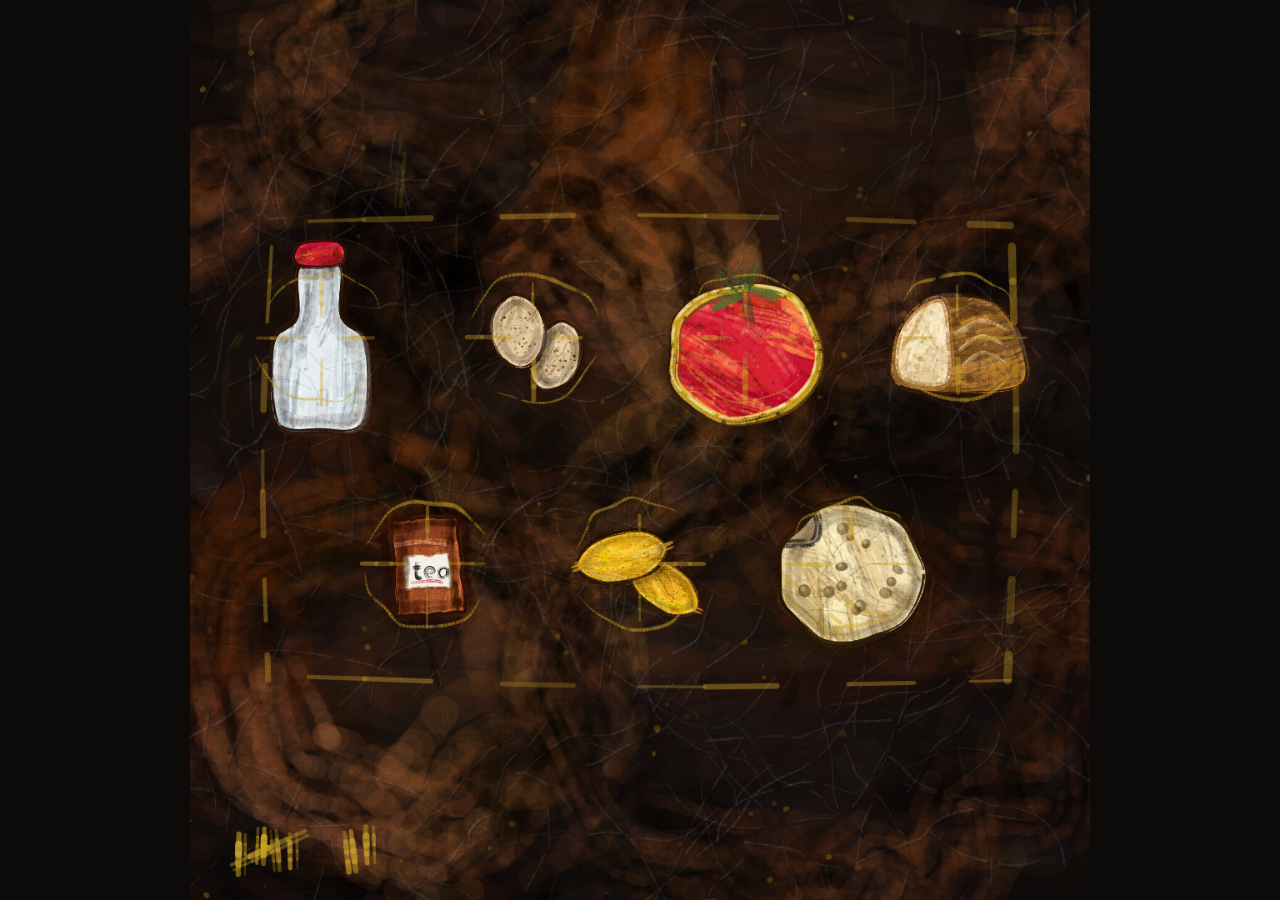
<file: gill-tests/01-shopping-constellation.html>
<!DOCTYPE html>
<html lang="en">
<head>
<meta charset="utf-8"/>
<meta name="viewport" content="width=device-width,initial-scale=1,viewport-fit=cover"/>
<title>A Shopping List, Mostly Kept</title>
<style>
  html,body{margin:0;height:100%;background:#0d0b0a;overflow:hidden}
  body{display:flex;align-items:center;justify-content:center}
  canvas{width:min(100vw,100vh);height:min(100vw,100vh);display:block;touch-action:none}
</style>
</head>
<body>
<canvas id="c" width="1080" height="1080"></canvas>
<script>
/* ===========================================================
   PAINT — a small acrylic/mixed-media engine for canvas 2d.
   Every mark is built from bristles with pressure, dry gaps and
   colour drift. Surfaces are baked once into plates; animation
   is transform, reveal and two-plate boil, the way hand-painted
   animation actually moves.
   =========================================================== */
var TAU = Math.PI * 2;

function rnd(seed) {
  var s = (Math.imul(seed | 0, 2654435761) ^ 0x9e3779b9) >>> 0;
  return function () {
    s = (s + 0x6D2B79F5) >>> 0;
    var t = s;
    t = Math.imul(t ^ (t >>> 15), t | 1);
    t ^= t + Math.imul(t ^ (t >>> 7), t | 61);
    return ((t ^ (t >>> 14)) >>> 0) / 4294967296;
  };
}

/* ---- colour ---- */
function hx(h) {
  h = h.replace('#', '');
  return [parseInt(h.slice(0, 2), 16), parseInt(h.slice(2, 4), 16), parseInt(h.slice(4, 6), 16)];
}
function cl(v) { return v < 0 ? 0 : v > 255 ? 255 : v; }
function toHex(a) {
  return '#' + a.map(function (v) { return ('0' + Math.round(cl(v)).toString(16)).slice(-2); }).join('');
}
function mix(a, b, t) {
  var A = hx(a), B = hx(b);
  return toHex([A[0] + (B[0] - A[0]) * t, A[1] + (B[1] - A[1]) * t, A[2] + (B[2] - A[2]) * t]);
}
function rgba(h, a) { var c = hx(h); return 'rgba(' + c[0] + ',' + c[1] + ',' + c[2] + ',' + a + ')'; }
function jit(h, r, amt) {
  var c = hx(h), d = (r() - 0.5) * 2 * amt;
  return toHex([c[0] + d, c[1] + d * (0.55 + r() * 0.6), c[2] + d * (0.3 + r() * 0.7)]);
}

/* ---- plates ---- */
function plate(w, h) {
  var c = document.createElement('canvas');
  c.width = w; c.height = h;
  return { c: c, x: c.getContext('2d'), w: w, h: h };
}

/* ---- geometry ---- */
function crSample(p, n, close) {
  var N = p.length, out = [];
  if (N < 2) return p.slice();
  if (N === 2) {
    for (var k = 0; k <= n; k++) {
      var t = k / n;
      out.push([p[0][0] + (p[1][0] - p[0][0]) * t, p[0][1] + (p[1][1] - p[0][1]) * t]);
    }
    return out;
  }
  var get = function (i) {
    return close ? p[((i % N) + N) % N] : p[i < 0 ? 0 : i > N - 1 ? N - 1 : i];
  };
  var last = close ? N : N - 1;
  for (var i = 0; i < last; i++) {
    var p0 = get(i - 1), p1 = get(i), p2 = get(i + 1), p3 = get(i + 2);
    for (var j = 0; j < n; j++) {
      var u = j / n, u2 = u * u, u3 = u2 * u;
      out.push([
        0.5 * (2 * p1[0] + (-p0[0] + p2[0]) * u + (2 * p0[0] - 5 * p1[0] + 4 * p2[0] - p3[0]) * u2 + (-p0[0] + 3 * p1[0] - 3 * p2[0] + p3[0]) * u3),
        0.5 * (2 * p1[1] + (-p0[1] + p2[1]) * u + (2 * p0[1] - 5 * p1[1] + 4 * p2[1] - p3[1]) * u2 + (-p0[1] + 3 * p1[1] - 3 * p2[1] + p3[1]) * u3)
      ]);
    }
  }
  if (!close) out.push(p[N - 1]);
  return out;
}

function curve(x, p, close) {
  if (p.length < 2) return;
  var sm = crSample(p, 10, close);
  x.moveTo(sm[0][0], sm[0][1]);
  for (var i = 1; i < sm.length; i++) x.lineTo(sm[i][0], sm[i][1]);
  if (close) x.closePath();
}

function blobPts(cx, cy, rx, ry, seed, lumps, amp) {
  var r = rnd(seed), n = lumps || 13, a = amp == null ? 0.13 : amp, pts = [];
  for (var i = 0; i < n; i++) {
    var th = i / n * TAU, k = 1 + (r() - 0.5) * 2 * a;
    pts.push([cx + Math.cos(th) * rx * k, cy + Math.sin(th) * ry * k]);
  }
  return pts;
}

function shrinkPts(pts, k) {
  var cx = 0, cy = 0;
  pts.forEach(function (p) { cx += p[0]; cy += p[1]; });
  cx /= pts.length; cy /= pts.length;
  return pts.map(function (p) { return [cx + (p[0] - cx) * k, cy + (p[1] - cy) * k]; });
}

function movePts(pts, dx, dy) {
  return pts.map(function (p) { return [p[0] + dx, p[1] + dy]; });
}

function rotPts(pts, cx, cy, a) {
  var c = Math.cos(a), s = Math.sin(a);
  return pts.map(function (p) {
    var dx = p[0] - cx, dy = p[1] - cy;
    return [cx + dx * c - dy * s, cy + dx * s + dy * c];
  });
}

/* A torn edge, not a pinking-shear edge. Sampling at a fixed step with a
   uniform random offset makes an even sawtooth, which is the giveaway that a
   shape was generated rather than torn. Here the step length wanders and the
   offset carries a slow drift with the odd deep nick, the way paper fibre
   gives way unevenly. */
function jagPoly(pts, seed, amp, step) {
  var r = rnd(seed), out = [], drift = 0;
  var base = step || 22;
  for (var i = 0; i < pts.length; i++) {
    var a = pts[i], b = pts[(i + 1) % pts.length];
    var L = Math.hypot(b[0] - a[0], b[1] - a[1]);
    if (!L) continue;
    var nx = -(b[1] - a[1]) / L, ny = (b[0] - a[0]) / L;
    var d = 0;
    while (d < L) {
      drift = drift * 0.62 + (r() - 0.5) * amp * 1.1;
      var nick = r() < 0.09 ? (r() - 0.5) * amp * 3.2 : 0;
      var o = drift + nick + (r() - 0.5) * amp * 0.5;
      var t = d / L;
      out.push([a[0] + (b[0] - a[0]) * t + nx * o, a[1] + (b[1] - a[1]) * t + ny * o]);
      d += base * (0.35 + r() * 1.5);
    }
  }
  return out;
}

function partial(pts, f) {
  if (f >= 1) return pts;
  var sm = crSample(pts, 8, false);
  var n = Math.max(2, Math.round(sm.length * Math.max(0.02, f)));
  return sm.slice(0, n);
}

/* ---- the brush ----
   pressure + bristle spread + dry-brush gaps + colour drift. */
function brush(x, pts, o) {
  o = o || {};
  var r = rnd(o.seed == null ? 11 : o.seed);
  var sm = o.raw ? pts : crSample(pts, o.dens || 8, !!o.close);
  if (sm.length < 2) return;
  var nb = o.bristles == null ? 4 : o.bristles;
  var W = o.w == null ? 10 : o.w;
  var A = o.alpha == null ? 0.9 : o.alpha;
  var col = o.col || '#1A1A1A';
  x.lineCap = 'round'; x.lineJoin = 'round';
  for (var b = 0; b < nb; b++) {
    var off = nb === 1 ? (r() - 0.5) * W * 0.12 : (b / (nb - 1) - 0.5) * W * (o.spread == null ? 0.92 : o.spread);
    var ph = r() * TAU, ph2 = r() * TAU;
    /* arc modulation: a closed outline of even weight all the way round is the
       sticker die-cut tell. Real drawn contours swell where the hand pressed
       and vanish where it lifted, so weight rides a slow wave along the path
       and drops out entirely in the troughs. */
    var arcPh = r() * TAU, arcPh2 = r() * TAU, arcF = 1.3 + r() * 1.7;
    var bw = (W / Math.max(1, nb)) * (o.thick == null ? 1.5 : o.thick) * (0.72 + r() * 0.56);
    var bcol = o.vary ? jit(col, r, o.vary) : col;
    /* dry-brush skips are run-lengths in real distance, not a per-sample coin
       flip: a coin flip at the sampling step turns every stroke into a regular
       dash pattern, which reads as digital hatching rather than a loaded
       bristle losing contact with the tooth of the canvas. */
    var dry = o.dry || 0;
    var runLeft = dry ? (6 + r() * 26) / Math.max(0.2, dry) : Infinity;
    var inGap = false;
    var prev = null, skip = false, run = 0, band = [], bands = [];
    for (var i = 0; i < sm.length; i++) {
      if (i) run += Math.hypot(sm[i][0] - sm[i - 1][0], sm[i][1] - sm[i - 1][1]);
      var p = sm[i];
      var q = sm[Math.min(sm.length - 1, i + 1)], pp = sm[Math.max(0, i - 1)];
      var nx = -(q[1] - pp[1]), ny = q[0] - pp[0];
      var L = Math.hypot(nx, ny) || 1; nx /= L; ny /= L;
      /* Wobble and pressure ride travelled distance, not sample index. Keyed
         to the index they beat at a period set by the sampling density, so a
         long stroke came out banded into even segments like a bamboo cane. */
      var wig = Math.sin(run * 0.024 + ph) * W * 0.05 + Math.sin(run * 0.0065 + ph2) * W * 0.1;
      var xx = p[0] + nx * (off + wig), yy = p[1] + ny * (off + wig);
      var u = i / (sm.length - 1);
      var press = 1;
      if (o.taper) press = Math.pow(Math.sin(Math.PI * u), o.taper === true ? 0.42 : o.taper);
      press *= 0.68 + 0.22 * Math.sin(run * 0.031 + ph) + 0.24 * r();
      if (o.arc) {
        var av = 0.62 * Math.sin(u * TAU * arcF + arcPh) + 0.38 * Math.sin(u * TAU * arcF * 2.3 + arcPh2);
        press *= Math.max(0, 0.55 + (o.arc === true ? 0.85 : o.arc) * av);
      }
      if (dry && prev) {
        runLeft -= Math.hypot(xx - prev[0], yy - prev[1]);
        if (runLeft <= 0) {
          inGap = !inGap;
          runLeft = inGap ? (2 + r() * 9) * dry * 2.4 : (6 + r() * 26) / Math.max(0.2, dry);
        }
        skip = inGap;
      }
      /* Ribbon mode collects the bristle into one filled band and lays it
         down once. Stroking every segment separately at part alpha stacks
         the overlaps and scallops the round caps, so a solid form like a
         cane came out as a chain of translucent beads. Scumble and wash
         still want the stacking, so they keep the segment-by-segment path. */
      if (o.ribbon) {
        if (skip || press <= 0.06) { if (band.length > 1) bands.push(band); band = []; }
        else band.push([xx, yy, Math.max(0.5, bw * press) / 2]);
      } else if (prev && !skip && press > 0.06) {
        x.beginPath();
        x.moveTo(prev[0], prev[1]); x.lineTo(xx, yy);
        x.strokeStyle = bcol;
        x.globalAlpha = o.solid ? A : A * (0.6 + 0.4 * r()) * (o.fade ? Math.max(0.12, press) : 1);
        x.lineWidth = Math.max(0.5, bw * press);
        x.stroke();
      }
      prev = [xx, yy];
    }
    if (o.ribbon) {
      if (band.length > 1) bands.push(band);
      x.globalAlpha = A;
      x.fillStyle = bcol;
      for (var bi = 0; bi < bands.length; bi++) ribbon(x, bands[bi]);
    }
  }
  x.globalAlpha = 1;
}

/* fill a band of [x, y, halfWidth] as one closed shape */
function ribbon(x, band) {
  var n = band.length, left = [], right = [], i, a, b, nx, ny, L;
  for (i = 0; i < n; i++) {
    a = band[Math.max(0, i - 1)]; b = band[Math.min(n - 1, i + 1)];
    nx = -(b[1] - a[1]); ny = b[0] - a[0];
    L = Math.hypot(nx, ny) || 1; nx /= L; ny /= L;
    left.push([band[i][0] + nx * band[i][2], band[i][1] + ny * band[i][2]]);
    right.push([band[i][0] - nx * band[i][2], band[i][1] - ny * band[i][2]]);
  }
  x.beginPath();
  x.moveTo(left[0][0], left[0][1]);
  for (i = 1; i < n; i++) x.lineTo(left[i][0], left[i][1]);
  for (i = n - 1; i >= 0; i--) x.lineTo(right[i][0], right[i][1]);
  x.closePath();
  x.fill();
}

/* ---- grain: canvas tooth, composited with overlay ---- */
function grainPlate(W, H, seed, amt, weave) {
  var p = plate(W, H), im = p.x.createImageData(W, H), d = im.data, r = rnd(seed);
  for (var y = 0; y < H; y++) {
    var wy = weave ? Math.sin(y * 1.93) : 0;
    for (var x = 0; x < W; x++) {
      var i = (y * W + x) * 4;
      var v = (r() - 0.5) * 2;
      if (weave) v += 0.42 * (Math.sin(x * 1.71) + wy);
      var g = 128 + v * amt;
      d[i] = d[i + 1] = d[i + 2] = g < 0 ? 0 : g > 255 ? 255 : g;
      d[i + 3] = 255;
    }
  }
  p.x.putImageData(im, 0, 0);
  return p;
}

function applyGrain(x, g, a, W, H) {
  x.save();
  x.globalCompositeOperation = 'overlay';
  x.globalAlpha = a;
  x.drawImage(g.c, 0, 0, W, H);
  x.restore();
}

/* ---- crumpled tissue / crackle, as a reusable transparent plate ---- */
function crazePlate(W, H, o) {
  o = o || {};
  var p = plate(W, H), x = p.x, r = rnd(o.seed || 3);
  var facets = o.facets == null ? 130 : o.facets;
  for (var i = 0; i < facets; i++) {
    var cx = r() * W, cy = r() * H, n = 4 + (r() * 3 | 0), rad = 9 + r() * 34, pts = [];
    for (var k = 0; k < n; k++) {
      var a = k / n * TAU;
      pts.push([cx + Math.cos(a) * rad * (0.45 + r() * 0.9), cy + Math.sin(a) * rad * (0.45 + r() * 0.9)]);
    }
    x.beginPath(); curve(x, pts, true);
    x.fillStyle = r() < 0.5 ? 'rgba(255,255,255,0.028)' : 'rgba(0,0,0,0.05)';
    x.fill();
  }
  var lines = o.lines == null ? 300 : o.lines;
  for (var j = 0; j < lines; j++) {
    var px = r() * W, py = r() * H, ang = r() * TAU, ps = [[px, py]];
    var segs = 3 + (r() * 7 | 0);
    for (var s = 0; s < segs; s++) {
      ang += (r() - 0.5) * 1.15;
      var Ln = 12 + r() * 48;
      px += Math.cos(ang) * Ln; py += Math.sin(ang) * Ln;
      ps.push([px, py]);
    }
    var sd = (r() * 1e6) | 0;
    brush(x, ps.map(function (q) { return [q[0] - 1.5, q[1] - 1.6]; }),
      { col: '#ffffff', w: 1.5, alpha: 0.13, bristles: 1, seed: sd + 1, dens: 4, dry: 0.3 });
    brush(x, ps, { col: '#000000', w: 1.7, alpha: 0.14 + r() * 0.1, bristles: 1, seed: sd, dens: 4, dry: 0.16 });
  }
  return p;
}

/* draw a texture plate through a shape */
function textureThrough(x, tex, pathFn, a, dx, dy) {
  x.save();
  x.beginPath(); pathFn(x); x.clip();
  x.globalAlpha = a == null ? 0.85 : a;
  x.drawImage(tex.c, dx || 0, dy || 0);
  x.restore();
  x.globalAlpha = 1;
}

/* ---- scrubbed, trowelled ground ---- */
function ground(x, W, H, o) {
  var r = rnd(o.seed || 1);
  x.fillStyle = o.base; x.fillRect(0, 0, W, H);
  var tints = o.tints || [o.base];
  var i, g, cx, cy, rad;
  for (i = 0; i < (o.mottle == null ? 110 : o.mottle); i++) {
    cx = r() * W; cy = r() * H; rad = 50 + r() * 230;
    g = x.createRadialGradient(cx, cy, 0, cx, cy, rad);
    var col = tints[(r() * tints.length) | 0];
    g.addColorStop(0, rgba(col, 0.08 + r() * 0.13));
    g.addColorStop(1, rgba(col, 0));
    x.fillStyle = g;
    x.fillRect(cx - rad, cy - rad, rad * 2, rad * 2);
  }
  var vert = !!o.vertical;
  for (i = 0; i < (o.sweeps == null ? 90 : o.sweeps); i++) {
    var len = (vert ? H : W) * (0.3 + r() * 0.8);
    var sx = r() * W * 1.1 - W * 0.05, sy = r() * H * 1.1 - H * 0.05;
    var drift = (r() - 0.5) * 180;
    var pts = vert
      ? [[sx, sy], [sx + drift * 0.3, sy + len * 0.4], [sx + drift, sy + len]]
      : [[sx, sy], [sx + len * 0.4, sy + drift * 0.3], [sx + len, sy + drift]];
    /* No dry gaps on a sweep this wide. The ink runs come out a similar
       length across every bristle, so ninety of them tile the whole ground
       into rows of little lozenges — the pattern reads as machine hatching
       and it prints straight through anything translucent laid over it. */
    brush(x, pts, {
      col: jit(tints[(r() * tints.length) | 0], r, o.drift == null ? 26 : o.drift),
      w: 18 + r() * 64, alpha: 0.04 + r() * 0.1, bristles: 4,
      seed: (r() * 1e6) | 0, dens: 6, spread: 0.6, thick: 2.6, taper: 0.85
    });
  }
  /* Broken touches instead, each its own short mark, so the break is in where
     they fall rather than in a rhythm along a stroke. */
  for (i = 0; i < (o.mottle == null ? 60 : o.mottle); i++) {
    var tx = r() * W, ty = r() * H, ta = r() * TAU;
    var tL = 10 + Math.pow(r(), 2) * 150;
    brush(x, [[tx, ty], [tx + Math.cos(ta) * tL, ty + Math.sin(ta) * tL]], {
      col: jit(tints[(r() * tints.length) | 0], r, o.drift == null ? 26 : o.drift),
      w: 6 + r() * 42, alpha: 0.035 + r() * 0.1, bristles: 4,
      seed: (r() * 1e6) | 0, dens: 5, taper: 0.9, spread: 0.6, thick: 2.6
    });
  }
  for (i = 0; i < (o.scrape == null ? 40 : o.scrape); i++) {
    var ax = r() * W, ay = r() * H, aa = (vert ? Math.PI / 2 : 0) + (r() - 0.5) * 0.7, aL = 60 + r() * 260;
    brush(x, [[ax, ay], [ax + Math.cos(aa) * aL, ay + Math.sin(aa) * aL]], {
      col: r() < 0.5 ? o.light || '#ffffff' : o.dark || '#4a4038',
      w: 5 + r() * 16, alpha: 0.05 + r() * 0.1, bristles: 3,
      seed: (r() * 1e6) | 0, dens: 5, taper: 0.9, arc: 0.7
    });
  }
  if (o.vignette !== false) {
    g = x.createRadialGradient(W * 0.5, H * 0.48, W * 0.22, W * 0.5, H * 0.5, W * 0.78);
    g.addColorStop(0, 'rgba(0,0,0,0)');
    g.addColorStop(1, rgba(o.dark || '#2B2B2B', o.vignette || 0.2));
    x.fillStyle = g; x.fillRect(0, 0, W, H);
  }
}

/* ---- edges: fuzzy charcoal envelope + drawn outline ---- */
function envelope(x, pts, o) {
  o = o || {};
  var col = o.col || '#1A1A1A', close = o.close !== false;
  var w = o.w == null ? 12 : o.w;
  /* the halo is a blurred fill, not a stroke: a form sinking into the ground
     rather than a ring drawn around a sticker. Body paint covers it after. */
  var halos = o.halo == null ? 2 : o.halo;
  for (var i = 0; i < halos; i++) {
    x.save();
    x.shadowColor = rgba(o.haloCol || col, (o.haloA == null ? 0.4 : o.haloA) / (1 + i));
    x.shadowBlur = (o.blur == null ? 26 : o.blur) * (1 + i * 1.6);
    x.shadowOffsetX = (o.hox || 0) * (1 + i);
    x.shadowOffsetY = (o.hoy || 0) * (1 + i);
    x.beginPath(); curve(x, pts, true);
    x.fillStyle = rgba(o.fillCol || col, 0.9);
    x.fill();
    x.restore();
  }
  for (var k = 0; k < (o.passes || 3); k++) {
    brush(x, k ? movePts(pts, (k % 2 ? 1.6 : -1.4), (k % 2 ? -1.2 : 1.8)) : pts, {
      col: k === 2 ? mix(col, '#ffffff', 0.18) : col,
      w: w * (k === 0 ? 1 : k === 1 ? 0.7 : 0.4),
      alpha: k === 0 ? 0.88 : 0.5, bristles: k === 0 ? 4 : 2,
      close: close, seed: (o.seed || 5) + k * 7 + 1, dens: 9, dry: k ? 0.25 : 0.06, vary: 14,
      arc: o.arc == null ? 0.7 : o.arc
    });
  }
}

/* ---- charcoal contour ----
   The contour is one dark line, not a bundle. Running brush() with four
   spread bristles and dry gaps gives each bristle its own phase, so the
   outline comes out as four parallel dashed tracks: stitching round a patch,
   which is the die-cut tell. So: a soft dark bleed either side, then a single
   continuous core whose weight rides the arc wave, then a short overdrawn
   passage or two where the hand went back over the line. */
function contour(x, pts, o) {
  o = o || {};
  var col = o.col || '#141210', W = o.w == null ? 17 : o.w;
  var close = o.close !== false, seed = o.seed == null ? 5 : o.seed;
  var r = rnd(seed + 991);
  var sm = crSample(pts, 7, close);
  /* the bleed: wide, faint, no gaps, so the line has soot around it */
  for (var b = 0; b < 2; b++) {
    brush(x, movePts(sm, (r() - 0.5) * 3, (r() - 0.5) * 3), {
      col: col, w: W * (2.1 + b * 1.5), alpha: 0.1 - b * 0.035, bristles: 2,
      close: close, seed: seed + 40 + b, raw: true, spread: 1.2, thick: 1.1
    });
  }
  /* the core: continuous, weight-varied, drawn once */
  brush(x, sm, {
    col: col, w: W, alpha: o.alpha == null ? 0.93 : o.alpha, bristles: 2,
    close: close, seed: seed + 1, raw: true, vary: o.vary == null ? 16 : o.vary,
    spread: 0.3, thick: 1.3, arc: o.arc == null ? 0.42 : o.arc, ribbon: true
  });
  /* going back over it: a couple of short passages, heavier, slightly off */
  var goes = o.goes == null ? 3 : o.goes;
  for (var g = 0; g < goes; g++) {
    var i0 = (r() * sm.length) | 0;
    var len = Math.max(6, (sm.length * (0.09 + r() * 0.17)) | 0);
    var seg = [];
    for (var k = 0; k < len; k++) seg.push(sm[(i0 + k) % sm.length]);
    if (!close && i0 + len > sm.length) continue;
    brush(x, movePts(seg, (r() - 0.5) * 5, (r() - 0.5) * 5), {
      col: r() < 0.3 ? mix(col, '#ffffff', 0.2) : col,
      w: W * (0.62 + r() * 0.6), alpha: 0.5 + r() * 0.3, bristles: 1,
      close: false, seed: (r() * 1e6) | 0, raw: true, taper: 0.7, thick: 1.2
    });
  }
}

/* pale second rim so a form lifts off the ground */
function rim(x, pts, o) {
  o = o || {};
  brush(x, shrinkPts(pts, o.k == null ? 1.075 : o.k), {
    col: o.col || '#F5F0E6', w: o.w || 16, alpha: o.alpha == null ? 0.3 : o.alpha,
    bristles: 4, close: true, seed: o.seed || 77, dens: 8, dry: 0.3,
    arc: o.arc == null ? 1.1 : o.arc, vary: 12
  });
}

/* ---- impasto body: knife strokes with ridge light ---- */
function impasto(x, pathFn, o) {
  var r = rnd(o.seed || 9);
  x.save();
  x.beginPath(); pathFn(x); x.clip();
  var bb = o.bb;
  x.fillStyle = o.base; x.fillRect(bb[0], bb[1], bb[2], bb[3]);
  if (o.grad) {
    var g = x.createLinearGradient(o.grad[0], o.grad[1], o.grad[2], o.grad[3]);
    g.addColorStop(0, rgba(o.grad[4], o.grad[6] == null ? 0.95 : o.grad[6]));
    g.addColorStop(1, rgba(o.grad[5], 0));
    x.fillStyle = g; x.fillRect(bb[0], bb[1], bb[2], bb[3]);
  }
  var n = o.n == null ? 26 : o.n;
  var ang = o.angle == null ? -0.5 : o.angle;
  var diag = Math.hypot(bb[2], bb[3]);
  for (var i = 0; i < n; i++) {
    var cx = bb[0] + r() * bb[2], cy = bb[1] + r() * bb[3];
    var a = ang + (r() - 0.5) * (o.spreadA == null ? 0.6 : o.spreadA);
    var L = diag * (0.25 + r() * 0.55) * (o.len == null ? 1 : o.len);
    var p0 = [cx - Math.cos(a) * L / 2, cy - Math.sin(a) * L / 2];
    var p1 = [cx + Math.cos(a) * L / 2 + (r() - 0.5) * 40, cy + Math.sin(a) * L / 2 + (r() - 0.5) * 40];
    var mid = [(p0[0] + p1[0]) / 2 + (r() - 0.5) * 50, (p0[1] + p1[1]) / 2 + (r() - 0.5) * 50];
    var pth = [p0, mid, p1];
    var w = (o.kw == null ? 34 : o.kw) * (0.5 + r());
    var body = jit(r() < 0.5 ? o.base : (o.cols || [o.base])[(r() * (o.cols || [o.base]).length) | 0], r, o.drift == null ? 22 : o.drift);
    var nx = -Math.sin(a), ny = Math.cos(a);
    brush(x, movePts(pth, nx * w * 0.42, ny * w * 0.42), {
      col: o.shade || mix(o.base, '#1A1A1A', 0.42), w: w * 0.34, alpha: 0.2 + r() * 0.2,
      bristles: 2, seed: (r() * 1e6) | 0, dens: 6, dry: 0.3
    });
    brush(x, pth, { col: body, w: w, alpha: 0.45 + r() * 0.45, bristles: 4 + (r() * 3 | 0), seed: (r() * 1e6) | 0, dens: 6, dry: 0.16, spread: 1 });
    brush(x, movePts(pth, -nx * w * 0.36, -ny * w * 0.36), {
      col: o.lit || mix(o.base, '#ffffff', 0.45), w: w * 0.24, alpha: 0.18 + r() * 0.26,
      bristles: 2, seed: (r() * 1e6) | 0, dens: 6, dry: 0.42
    });
  }
  /* Crumpled-tissue creases: the surface signature of the collaged refs. Each
     crease is a valley line with a lit ridge riding one side, so the mass
     reads as skinned in something folded rather than tinted flat. */
  if (o.crease) {
    for (var c = 0; c < o.crease; c++) {
      var ax = bb[0] + r() * bb[2], ay = bb[1] + r() * bb[3];
      var ca = r() * TAU, cl = 12 + r() * Math.min(64, diag * 0.2);
      var seg = 1 + (r() * 2 | 0), cp = [[ax, ay]];
      for (var q2 = 0; q2 < seg; q2++) {
        ca += (r() - 0.5) * 0.7;
        var last = cp[cp.length - 1];
        cp.push([last[0] + Math.cos(ca) * cl / seg, last[1] + Math.sin(ca) * cl / seg]);
      }
      var cn = rnd((r() * 1e6) | 0);
      brush(x, cp, {
        col: o.shade || mix(o.base, '#1A1A1A', 0.42), w: 1.1 + r() * 1.7,
        alpha: 0.05 + r() * 0.1, bristles: 1, taper: 0.8, raw: true,
        seed: (cn() * 1e6) | 0, dens: 4
      });
      brush(x, movePts(cp, 1 + r() * 1.5, -0.9 - r() * 1.5), {
        col: o.lit || mix(o.base, '#ffffff', 0.5), w: 1 + r() * 1.5,
        alpha: 0.05 + r() * 0.1, bristles: 1, taper: 0.8, raw: true,
        seed: (cn() * 1e6) | 0, dens: 4
      });
    }
  }
  if (o.stipple) {
    for (var s = 0; s < o.stipple; s++) {
      var sx2 = bb[0] + r() * bb[2], sy2 = bb[1] + r() * bb[3], rr = 1 + r() * 3.4;
      x.beginPath(); x.arc(sx2, sy2, rr, 0, TAU);
      x.fillStyle = rgba(r() < 0.5 ? (o.lit || '#ffffff') : (o.shade || '#1A1A1A'), 0.1 + r() * 0.3);
      x.fill();
    }
  }
  x.restore();
}

/* ---- watercolour body with a wet edge ---- */
function wash(x, pts, o) {
  o = o || {};
  var col = o.col || '#D13478', r = rnd(o.seed || 21);
  for (var i = 0; i < (o.layers || 5); i++) {
    var k = 1 - i * 0.07;
    x.save();
    x.beginPath(); curve(x, shrinkPts(movePts(pts, (r() - 0.5) * 9, (r() - 0.5) * 9), k), true);
    x.fillStyle = rgba(i === 0 ? mix(col, '#ffffff', 0.35) : col, o.alpha == null ? 0.12 : o.alpha);
    x.fill();
    x.restore();
  }
  if (o.edge !== 0) {
    brush(x, pts, { col: mix(col, '#1A1A1A', 0.25), w: o.edge || 9, alpha: 0.28, bristles: 3, close: true, seed: (o.seed || 21) + 4, dens: 9, dry: 0.35 });
  }
  if (o.bleed) {
    for (var b = 0; b < o.bleed; b++) {
      var p = pts[(r() * pts.length) | 0];
      var a = r() * TAU, L = 12 + r() * 46;
      brush(x, [[p[0], p[1]], [p[0] + Math.cos(a) * L, p[1] + Math.sin(a) * L]], {
        col: col, w: 4 + r() * 12, alpha: 0.1 + r() * 0.16, bristles: 2, taper: 0.6, seed: (r() * 1e6) | 0, dens: 5
      });
    }
  }
}

/* ---- drips kept on purpose ---- */
function drip(x, x0, y0, len, w, col, seed) {
  var r = rnd(seed), pts = [[x0, y0]], cx = x0;
  for (var i = 1; i <= 6; i++) {
    cx += (r() - 0.5) * w * 0.5;
    pts.push([cx, y0 + len * i / 6]);
  }
  brush(x, pts, { col: col, w: w, alpha: 0.6, bristles: 2, taper: 0.55, seed: seed, dens: 6, dry: 0.12 });
  var end = pts[6];
  x.beginPath(); x.arc(end[0], end[1], w * 0.6, 0, TAU);
  x.fillStyle = rgba(col, 0.78); x.fill();
  x.beginPath(); x.arc(end[0] - w * 0.18, end[1] - w * 0.2, w * 0.2, 0, TAU);
  x.fillStyle = rgba('#ffffff', 0.22); x.fill();
}

function spatter(x, cx, cy, rad, count, col, seed, size) {
  var r = rnd(seed);
  for (var i = 0; i < count; i++) {
    var a = r() * TAU, d = Math.pow(r(), 0.6) * rad;
    var s = (size || 3) * (0.3 + r() * 1.4);
    x.beginPath();
    x.ellipse(cx + Math.cos(a) * d, cy + Math.sin(a) * d, s, s * (0.6 + r() * 0.8), a, 0, TAU);
    x.fillStyle = rgba(col, 0.2 + r() * 0.6);
    x.fill();
  }
}

/* ---- sgraffito: scratched back into wet paint ---- */
function scratch(x, pts, o) {
  o = o || {};
  brush(x, pts, { col: o.col || '#F5F0E6', w: o.w || 3, alpha: o.alpha == null ? 0.38 : o.alpha, bristles: 1, close: o.close, seed: o.seed || 33, dens: 8, dry: 0.3 });
  brush(x, movePts(pts, 2.2, 2.4), { col: o.dark || '#000000', w: (o.w || 3) * 0.8, alpha: 0.22, bristles: 1, close: o.close, seed: (o.seed || 33) + 1, dens: 8, dry: 0.4 });
}

/* ---- collage: torn paper, optionally printed ---- */
function paperPatch(x, poly, o) {
  o = o || {};
  var seed = o.seed || 17, r = rnd(seed);
  var jag = jagPoly(poly, seed, o.amp == null ? 6 : o.amp, o.step || 20);
  var path = function (c) { curve(c, jag, true); };
  x.save();
  x.beginPath(); curve(x, movePts(jag, 5, 7), true);
  x.fillStyle = rgba(o.shadow || '#1A1A1A', o.shadowA == null ? 0.22 : o.shadowA);
  x.fill();
  x.restore();
  x.save();
  x.beginPath(); path(x); x.clip();
  var bb = o.bb;
  x.fillStyle = o.col || '#f8f1e0';
  x.fillRect(bb[0], bb[1], bb[2], bb[3]);
  for (var i = 0; i < (o.fibre == null ? 60 : o.fibre); i++) {
    var fx = bb[0] + r() * bb[2], fy = bb[1] + r() * bb[3], fa = r() * TAU, fl = 10 + r() * 70;
    brush(x, [[fx, fy], [fx + Math.cos(fa) * fl, fy + Math.sin(fa) * fl]], {
      col: r() < 0.5 ? mix(o.col || '#f8f1e0', '#ffffff', 0.5) : mix(o.col || '#f8f1e0', '#8a7f6f', 0.35),
      w: 2 + r() * 7, alpha: 0.1 + r() * 0.18, bristles: 2, seed: (r() * 1e6) | 0, dens: 4, dry: 0.4
    });
  }
  if (o.print) {
    var lh = o.print.lh || 13;
    for (var y = bb[1] + 6; y < bb[1] + bb[3]; y += lh) {
      if (r() < 0.12) continue;
      var cx = bb[0] + 4 + r() * 12;
      var right = bb[0] + bb[2] - (4 + r() * 40);
      while (cx < right) {
        var wl = 8 + r() * 34;
        x.fillStyle = rgba(o.print.col || '#2B2B2B', 0.16 + r() * 0.2);
        x.fillRect(cx, y, Math.min(wl, right - cx), o.print.h || 3.2);
        cx += wl + 4 + r() * 7;
      }
    }
    if (o.print.figs) {
      for (var f = 0; f < o.print.figs; f++) {
        var gx = bb[0] + r() * bb[2], gy = bb[1] + r() * bb[3];
        x.fillStyle = rgba(o.print.col || '#2B2B2B', 0.1 + r() * 0.12);
        x.fillRect(gx, gy, 30 + r() * 60, 18 + r() * 40);
      }
    }
  }
  if (o.tex) x.drawImage(o.tex.c, o.texDx || 0, o.texDy || 0);
  x.restore();
  if (o.edge !== false) {
    brush(x, jag, {
      col: o.edgeCol || mix(o.col || '#f8f1e0', '#6b6055', 0.5), w: o.edgeW || 4.5,
      alpha: 0.4, bristles: 2, close: true, seed: seed + 3, dens: 8, dry: 0.3
    });
  }
  return jag;
}

/* ---- gold / bronze relief bead: jewellery for ordinary objects ---- */
function bead(x, pts, o) {
  o = o || {};
  var w = o.w || 10, close = !!o.close, sd = o.seed || 41;
  var dry = o.dry == null ? 0.08 : o.dry, a = o.alpha == null ? 1 : o.alpha;
  brush(x, movePts(pts, w * 0.3, w * 0.36), { col: o.dark || '#6b4a12', w: w * 1.05, alpha: 0.75 * a, bristles: 3, close: close, seed: sd + 1, dens: 10, dry: dry });
  brush(x, pts, { col: o.col || '#C9A227', w: w, alpha: 0.95 * a, bristles: 3, close: close, seed: sd, dens: 10, vary: 34, dry: dry + 0.06 });
  brush(x, movePts(pts, -w * 0.22, -w * 0.28), { col: o.light || '#F7E7A8', w: w * 0.36, alpha: 0.65 * a, bristles: 1, close: close, seed: sd + 2, dens: 10, dry: 0.35 + dry });
}

/* ---- reveal: paint the thing on, in stroke order, brushy edge.
   Finished strokes are kept in a mask plate so a frame only ever
   draws the stroke currently under the brush. Deterministic: asking
   for an earlier progress rebuilds from nothing. ---- */
function Reveal(W, H, strokes) {
  this.m = plate(W, H);
  this.k = 0;
  this.strokes = strokes;
}
Reveal.prototype.mask = function (p) {
  var n = this.strokes.length, upto = p * n, done = Math.floor(upto);
  if (done < this.k) { this.m.x.clearRect(0, 0, this.m.w, this.m.h); this.k = 0; }
  while (this.k < done) {
    var s = this.strokes[this.k];
    brush(this.m.x, s.pts, { col: '#ffffff', w: s.w, alpha: 1, solid: true, bristles: 6, thick: 2.5, seed: this.k * 17 + 3, dens: 6, spread: 0.94, close: s.close });
    this.k++;
  }
  return {
    plate: this.m,
    cur: done < n ? this.strokes[done] : null,
    f: upto - done,
    i: done
  };
};

/* ===========================================================
   HAND — a single-stroke alphabet, drawn with the same brush.
   Boxes are 0..1 tall: cap top 0, x-height 0.36, baseline 0.86,
   descender 1.08. Widths in units of size.
   =========================================================== */
var GLY = {
  ' ': { w: 0.34, s: [] },
  a: { w: 0.58, s: [[[.46,.46],[.34,.37],[.14,.44],[.09,.64],[.2,.83],[.38,.8],[.47,.66]], [[.47,.4],[.48,.82]]] },
  b: { w: 0.56, s: [[[.1,.02],[.11,.83]], [[.11,.52],[.26,.39],[.44,.5],[.45,.68],[.3,.84],[.12,.76]]] },
  c: { w: 0.54, s: [[[.47,.45],[.32,.36],[.13,.45],[.1,.65],[.22,.83],[.45,.78]]] },
  d: { w: 0.57, s: [[[.47,.02],[.48,.83]], [[.47,.47],[.32,.36],[.12,.47],[.1,.67],[.24,.84],[.46,.75]]] },
  e: { w: 0.55, s: [[[.1,.62],[.46,.57],[.41,.42],[.24,.36],[.1,.5],[.11,.7],[.27,.84],[.46,.77]]] },
  f: { w: 0.44, s: [[[.44,.07],[.29,.03],[.21,.2],[.22,.86]], [[.06,.4],[.44,.36]]] },
  g: { w: 0.57, s: [[[.46,.46],[.34,.37],[.14,.44],[.09,.64],[.2,.83],[.38,.8],[.47,.66]], [[.47,.4],[.47,.93],[.36,1.07],[.16,1.02]]] },
  h: { w: 0.57, s: [[[.1,.02],[.11,.84]], [[.11,.53],[.27,.38],[.45,.5],[.46,.84]]] },
  i: { w: 0.3, s: [[[.15,.38],[.16,.84]], [[.15,.17],[.16,.21]]] },
  j: { w: 0.36, s: [[[.22,.38],[.23,.93],[.14,1.06],[.03,1.0]], [[.22,.17],[.23,.21]]] },
  k: { w: 0.55, s: [[[.1,.02],[.11,.84]], [[.46,.39],[.12,.65]], [[.22,.57],[.47,.84]]] },
  l: { w: 0.32, s: [[[.14,.02],[.17,.73],[.3,.84]]] },
  m: { w: 0.82, s: [[[.08,.39],[.09,.84]], [[.09,.51],[.22,.38],[.34,.51],[.35,.84]], [[.35,.51],[.49,.38],[.63,.51],[.64,.84]]] },
  n: { w: 0.57, s: [[[.1,.39],[.11,.84]], [[.11,.51],[.26,.37],[.44,.49],[.45,.84]]] },
  o: { w: 0.58, s: [[[.28,.36],[.11,.49],[.1,.7],[.28,.84],[.46,.71],[.46,.49],[.28,.36]]] },
  p: { w: 0.57, s: [[[.1,.38],[.08,1.07]], [[.09,.52],[.25,.37],[.45,.49],[.44,.71],[.26,.83],[.1,.75]]] },
  q: { w: 0.57, s: [[[.45,.46],[.32,.37],[.13,.45],[.1,.65],[.22,.83],[.4,.79]], [[.46,.4],[.46,1.06],[.57,1.1]]] },
  r: { w: 0.46, s: [[[.12,.39],[.13,.84]], [[.13,.55],[.26,.39],[.44,.37]]] },
  s: { w: 0.5, s: [[[.43,.41],[.25,.34],[.13,.43],[.21,.57],[.39,.63],[.43,.75],[.29,.84],[.11,.79]]] },
  t: { w: 0.45, s: [[[.22,.11],[.23,.71],[.32,.83],[.44,.79]], [[.07,.38],[.42,.36]]] },
  u: { w: 0.57, s: [[[.1,.37],[.11,.71],[.24,.84],[.42,.73],[.44,.37]], [[.44,.62],[.45,.84]]] },
  v: { w: 0.54, s: [[[.08,.37],[.26,.84],[.46,.37]]] },
  w: { w: 0.78, s: [[[.06,.37],[.19,.84],[.32,.47],[.44,.84],[.58,.37]]] },
  x: { w: 0.54, s: [[[.08,.37],[.46,.84]], [[.46,.37],[.08,.84]]] },
  y: { w: 0.55, s: [[[.08,.37],[.27,.81]], [[.48,.37],[.32,.87],[.2,1.07],[.06,1.03]]] },
  z: { w: 0.52, s: [[[.08,.39],[.45,.37],[.1,.83],[.47,.81]]] },
  A: { w: 0.62, s: [[[.03,.85],[.27,.03],[.52,.85]], [[.13,.59],[.42,.57]]] },
  B: { w: 0.58, s: [[[.1,.03],[.11,.85]], [[.11,.04],[.35,.09],[.37,.36],[.12,.44]], [[.12,.44],[.42,.52],[.44,.78],[.11,.85]]] },
  C: { w: 0.6, s: [[[.5,.13],[.3,.03],[.11,.21],[.1,.66],[.28,.85],[.52,.78]]] },
  D: { w: 0.62, s: [[[.1,.03],[.11,.85]], [[.11,.04],[.4,.14],[.44,.6],[.32,.84],[.11,.85]]] },
  E: { w: 0.56, s: [[[.46,.05],[.1,.04],[.11,.85],[.48,.83]], [[.11,.44],[.38,.42]]] },
  F: { w: 0.52, s: [[[.1,.85],[.09,.04],[.46,.06]], [[.1,.44],[.36,.42]]] },
  G: { w: 0.64, s: [[[.5,.13],[.3,.03],[.11,.21],[.1,.66],[.3,.85],[.5,.74],[.48,.5],[.32,.5]]] },
  H: { w: 0.6, s: [[[.08,.03],[.09,.85]], [[.46,.03],[.47,.85]], [[.09,.44],[.46,.42]]] },
  I: { w: 0.3, s: [[[.15,.03],[.16,.85]]] },
  J: { w: 0.5, s: [[[.42,.03],[.43,.68],[.3,.85],[.12,.77]]] },
  K: { w: 0.58, s: [[[.1,.03],[.11,.85]], [[.46,.04],[.12,.5]], [[.2,.41],[.5,.85]]] },
  L: { w: 0.52, s: [[[.1,.03],[.11,.84],[.48,.81]]] },
  M: { w: 0.72, s: [[[.06,.85],[.08,.03],[.3,.61],[.52,.03],[.54,.85]]] },
  N: { w: 0.62, s: [[[.08,.85],[.09,.03],[.46,.83],[.47,.04]]] },
  O: { w: 0.64, s: [[[.31,.03],[.11,.25],[.1,.64],[.31,.85],[.51,.64],[.51,.25],[.31,.03]]] },
  P: { w: 0.56, s: [[[.1,.85],[.09,.04],[.38,.11],[.4,.39],[.1,.47]]] },
  Q: { w: 0.66, s: [[[.31,.03],[.11,.25],[.1,.64],[.31,.85],[.51,.64],[.51,.25],[.31,.03]], [[.38,.62],[.56,.92]]] },
  R: { w: 0.58, s: [[[.1,.85],[.09,.04],[.38,.11],[.4,.39],[.1,.47]], [[.16,.47],[.48,.85]]] },
  S: { w: 0.56, s: [[[.48,.13],[.28,.03],[.11,.17],[.19,.41],[.42,.51],[.48,.69],[.3,.85],[.09,.79]]] },
  T: { w: 0.56, s: [[[.03,.05],[.52,.03]], [[.27,.04],[.28,.85]]] },
  U: { w: 0.62, s: [[[.08,.03],[.09,.65],[.28,.85],[.48,.65],[.48,.03]]] },
  V: { w: 0.6, s: [[[.05,.03],[.28,.85],[.52,.03]]] },
  W: { w: 0.82, s: [[[.03,.03],[.17,.85],[.31,.31],[.44,.85],[.6,.03]]] },
  X: { w: 0.58, s: [[[.08,.03],[.48,.85]], [[.48,.03],[.08,.85]]] },
  Y: { w: 0.58, s: [[[.06,.03],[.28,.45],[.5,.03]], [[.28,.45],[.29,.85]]] },
  Z: { w: 0.56, s: [[[.08,.05],[.48,.03],[.1,.83],[.5,.81]]] },
  '0': { w: 0.56, s: [[[.28,.03],[.1,.25],[.1,.64],[.28,.85],[.46,.64],[.46,.25],[.28,.03]]] },
  '1': { w: 0.36, s: [[[.08,.2],[.22,.04],[.23,.85]]] },
  '2': { w: 0.52, s: [[[.09,.18],[.26,.03],[.44,.16],[.36,.42],[.1,.84],[.46,.82]]] },
  '3': { w: 0.52, s: [[[.1,.09],[.3,.03],[.44,.18],[.28,.42],[.46,.58],[.42,.8],[.14,.84]]] },
  '4': { w: 0.54, s: [[[.36,.03],[.07,.6],[.48,.58]], [[.34,.36],[.35,.85]]] },
  '5': { w: 0.52, s: [[[.46,.05],[.13,.04],[.11,.4],[.32,.38],[.46,.56],[.38,.8],[.11,.81]]] },
  '6': { w: 0.54, s: [[[.44,.06],[.2,.16],[.11,.5],[.12,.74],[.32,.85],[.46,.7],[.38,.5],[.14,.52]]] },
  '7': { w: 0.5, s: [[[.06,.05],[.46,.03],[.2,.85]]] },
  '8': { w: 0.54, s: [[[.28,.42],[.12,.3],[.16,.1],[.38,.08],[.42,.3],[.28,.42],[.14,.58],[.16,.79],[.38,.83],[.46,.62],[.28,.42]]] },
  '9': { w: 0.54, s: [[[.44,.44],[.24,.5],[.12,.32],[.2,.1],[.42,.08],[.46,.4],[.36,.85]]] },
  '.': { w: 0.26, s: [[[.1,.82],[.13,.85]]] },
  ',': { w: 0.26, s: [[[.13,.8],[.08,.98]]] },
  '!': { w: 0.26, s: [[[.14,.04],[.12,.62]], [[.11,.8],[.13,.84]]] },
  '?': { w: 0.5, s: [[[.08,.16],[.26,.03],[.42,.16],[.3,.38],[.24,.6]], [[.22,.8],[.24,.84]]] },
  "'": { w: 0.22, s: [[[.12,.04],[.1,.24]]] },
  '-': { w: 0.44, s: [[[.06,.56],[.36,.54]]] },
  ':': { w: 0.24, s: [[[.11,.44],[.13,.47]], [[.11,.76],[.13,.79]]] },
  ';': { w: 0.26, s: [[[.12,.44],[.14,.47]], [[.13,.76],[.08,.94]]] },
  '&': { w: 0.62, s: [[[.48,.85],[.14,.28],[.2,.07],[.38,.1],[.34,.32],[.1,.58],[.14,.8],[.36,.84],[.5,.66]]] },
  '/': { w: 0.44, s: [[[.34,.02],[.06,.86]]] },
  '(': { w: 0.3, s: [[[.24,.02],[.1,.44],[.24,.88]]] },
  ')': { w: 0.3, s: [[[.08,.02],[.22,.44],[.08,.88]]] },
  '"': { w: 0.34, s: [[[.1,.04],[.08,.24]], [[.24,.04],[.22,.24]]] }
};

function textWidth(str, size, tr) {
  var w = 0;
  for (var i = 0; i < str.length; i++) {
    var g = GLY[str[i]] || GLY[' '];
    w += (g.w + (tr == null ? 0.06 : tr)) * size;
  }
  return w;
}

/* handwriting: every stroke gets bristles, wobble and a baseline drift */
function hand(x, str, X, Y, size, o) {
  o = o || {};
  var r = rnd(o.seed == null ? 5 : o.seed);
  var tr = o.track == null ? 0.06 : o.track;
  var cx = X, drift = 0;
  for (var i = 0; i < str.length; i++) {
    var ch = str[i], g = GLY[ch] || GLY[' '];
    drift += (r() - 0.5) * size * 0.035;
    var lean = (o.lean == null ? 0.06 : o.lean) + (r() - 0.5) * 0.05;
    var sc = size * (0.94 + r() * 0.12);
    for (var s = 0; s < g.s.length; s++) {
      var pts = g.s[s].map(function (p) {
        var yy = p[1] * sc;
        return [cx + p[0] * sc + (0.86 - p[1]) * lean * sc + (r() - 0.5) * size * 0.022,
                Y + yy + drift + (r() - 0.5) * size * 0.022];
      });
      brush(x, pts, {
        col: o.col || '#1A1A1A',
        w: (o.w == null ? 0.1 : o.w) * size * (0.8 + r() * 0.5),
        alpha: o.alpha == null ? 0.88 : o.alpha,
        bristles: o.bristles == null ? 2 : o.bristles,
        seed: (r() * 1e6) | 0, dens: 7, dry: o.dry == null ? 0.1 : o.dry,
        taper: o.taper == null ? 0.35 : o.taper, fade: !o.ribbon, vary: 16,
        /* at close-up sizes a lettering stroke has to be one loaded mark; the
           stacked-bristle version reads as hatching once it is 18px wide */
        ribbon: o.ribbon, spread: o.spread
      });
    }
    cx += (g.w + tr) * sc;
  }
  return cx - X;
}
/* ===========================================================
   MOTION — the beat sheet layer.

   PAINT decides how a mark sits. This decides when the picture
   is allowed to change, and it is allowed to change hard: shot
   tables with cut times, a camera that jumps rather than glides,
   a lens that opens the cold pole inside the warm one, marks
   that scatter and then snap to a grid, and overlays struck on
   with the same brush as everything else.

   Rule of the file: nothing here fades. Fades are for the two
   scrubs that close a loop. Everything else cuts.
   =========================================================== */

function clamp01(v) { return v < 0 ? 0 : v > 1 ? 1 : v; }
function ease(p) { p = clamp01(p); return p * p * (3 - 2 * p); }
function easeOut(p) { p = clamp01(p); return 1 - Math.pow(1 - p, 3); }
function easeIn(p) { p = clamp01(p); return p * p * p; }
/* lands past the mark and settles back — a thrown object, not a tween */
function over(p) {
  p = clamp01(p);
  return 1 + Math.pow(p - 1, 3) * (1 + 1.9) + 1.9 * Math.pow(p - 1, 2);
}
function lerp(a, b, p) { return a + (b - a) * p; }
/* two-phase paint boil: the whole square is redrawn on twos */
function boil(t, hz) { return Math.floor(t * (hz || 7.5)) % 2; }
function frameOf(t, hz) { return Math.floor(t * (hz || 12)); }

/* ---- cut tables ----
   keys are [time, value] pairs, ascending. The value in force at u is the
   last one whose time has passed: a hard cut, held until the next. */
function held(u, keys) {
  var v = keys[0][1];
  for (var i = 0; i < keys.length; i++) if (u >= keys[i][0]) v = keys[i][1]; else break;
  return v;
}
/* where we are inside the current held segment, 0..1 */
function heldP(u, keys) {
  var i = 0;
  for (var k = 0; k < keys.length; k++) if (u >= keys[k][0]) i = k; else break;
  var t0 = keys[i][0], t1 = i + 1 < keys.length ? keys[i + 1][0] : t0 + 1;
  return clamp01((u - t0) / Math.max(0.001, t1 - t0));
}
/* alternating 0/1 from t0 at a given cut length: the dual-mode strobe */
function strobe(u, t0, len) { return Math.max(0, Math.floor((u - t0) / len)) % 2; }
/* true for the first `hold` seconds of every `len` window: a punch in */
function punch(u, t0, len, hold) {
  if (u < t0) return false;
  return ((u - t0) % len) < hold;
}

/* ---- camera ----
   A view is {t, x, y, z, r, mode}. mode 'cut' (default) means the camera is
   simply somewhere else on the next frame. 'ease' and 'drift' interpolate
   from the previous key — drift linear, for a slow push on a held shot. */
function camAt(u, keys) {
  var i = 0;
  for (var k = 0; k < keys.length; k++) if (u >= keys[k].t) i = k; else break;
  var a = keys[i], b = keys[i + 1];
  if (!b || (b.mode !== 'ease' && b.mode !== 'drift')) return a;
  var p = clamp01((u - a.t) / Math.max(0.001, b.t - a.t));
  if (b.mode === 'ease') p = ease(p);
  return {
    x: lerp(a.x == null ? 540 : a.x, b.x == null ? 540 : b.x, p),
    y: lerp(a.y == null ? 540 : a.y, b.y == null ? 540 : b.y, p),
    z: lerp(a.z == null ? 1 : a.z, b.z == null ? 1 : b.z, p),
    r: lerp(a.r || 0, b.r || 0, p)
  };
}
function applyCam(X, v, W, H) {
  var x = v.x == null ? W * 0.5 : v.x, y = v.y == null ? H * 0.5 : v.y;
  /* A framed-off camera at zoom 1 walks the plate off its own edge and leaves a
     bare strip of page down one side. Anything not centred gets the zoom it
     needs to stay covered, rotation included. */
  var need = 1 + 2 * Math.max(Math.abs(x - W * 0.5) / W, Math.abs(y - H * 0.5) / H) + (v.r ? Math.abs(v.r) * 1.5 : 0) + 0.006;
  var z = Math.max(v.z == null ? 1 : v.z, need);
  X.translate(W * 0.5, H * 0.5);
  if (v.r) X.rotate(v.r);
  X.scale(z, z);
  X.translate(-x, -y);
}
/* hand-held shudder for the dense passages, deterministic in t */
function shake(u, amp) {
  if (amp <= 0) return [0, 0];
  var f = frameOf(u, 24);
  var a = Math.sin(f * 12.9898) * 43758.5453, b = Math.sin(f * 78.233) * 12345.6789;
  return [(a - Math.floor(a) - 0.5) * 2 * amp, (b - Math.floor(b) - 0.5) * 2 * amp];
}

/* ---- the revealing lens ----
   A wonky circle, sooted on the inside edge and beaded in gold on the
   outside, with the other pole of the picture inside it. */
function lensPath(cx, cy, r, seed) {
  return blobPts(cx, cy, r, r * (0.96 + (seed % 7) * 0.008), seed, 24, 0.022);
}
function lensThrough(X, pts, inner) {
  X.save();
  X.beginPath(); curve(X, pts, true);
  X.clip();
  inner(X);
  X.restore();
}
function lensRim(X, pts, o) {
  o = o || {};
  X.save();
  X.shadowColor = rgba(o.soot || '#1A1A1A', 0.55);
  X.shadowBlur = o.blur == null ? 30 : o.blur;
  X.beginPath(); curve(X, pts, true);
  X.lineWidth = o.w == null ? 18 : o.w;
  X.strokeStyle = rgba(o.soot || '#1A1A1A', 0.5);
  X.stroke();
  X.restore();
  bead(X, pts, { w: o.bw == null ? 9 : o.bw, seed: o.seed || 12, close: true, dry: 0.22, alpha: o.alpha == null ? 1 : o.alpha });
}

/* ---- data overlays ----
   Tally marks, crosshairs, thrown arcs. Struck with the brush, wonky,
   never ruled: a count kept in the margin of a shopping list, not a HUD. */

/* n marks in fives, the fifth thrown across the other four */
function tallyMarks(X, x0, y0, n, f, o) {
  o = o || {};
  var r = rnd(o.seed || 71), col = o.col || '#1A1A1A';
  var h = o.h == null ? 44 : o.h, gap = o.gap == null ? 17 : o.gap, cl = o.cluster == null ? 128 : o.cluster;
  var shown = f * n;
  for (var i = 0; i < n; i++) {
    var app = clamp01((shown - i) * 3.2);
    var grp = (i / 5) | 0, k = i % 5;
    var bx = x0 + grp * cl + k * gap + (r() - 0.5) * 6;
    var by = y0 + (r() - 0.5) * 9 + grp * (r() - 0.5) * 12;
    var lean = (r() - 0.5) * 0.3;
    var pts = k === 4
      ? [[bx - gap * 4.4, by + h * 0.82], [bx + gap * 0.5, by - h * 0.1]]
      : [[bx + lean * h, by], [bx, by + h * (0.9 + r() * 0.2)]];
    if (app <= 0) { r(); continue; }
    brush(X, partial(pts, app), {
      col: col, w: o.w || 7, alpha: (o.alpha == null ? 0.85 : o.alpha) * Math.min(1, app * 2),
      bristles: 2, seed: (r() * 1e6) | 0, dens: 5, taper: 0.5, fade: true
    });
  }
}

/* two ticks that stop short of the middle, and a ring drawn in two goes */
function crosshair(X, cx, cy, rad, f, o) {
  o = o || {};
  var r = rnd(o.seed || 33), col = o.col || '#C9A227';
  var g = rad * 0.28;
  [[-1, 0], [1, 0], [0, -1], [0, 1]].forEach(function (d, i) {
    var app = clamp01(f * 2.4 - i * 0.1);
    if (app <= 0) { r(); r(); return; }
    var L = rad * (0.72 + r() * 0.4);
    brush(X, partial([[cx + d[0] * g, cy + d[1] * g], [cx + d[0] * L, cy + d[1] * L]], app), {
      col: col, w: o.w || 5, alpha: (o.alpha == null ? 0.8 : o.alpha), bristles: 1,
      seed: (r() * 1e6) | 0, dens: 4, taper: 0.55
    });
  });
  var ap = clamp01(f * 1.6 - 0.35);
  if (ap > 0) {
    for (var s = 0; s < 2; s++) {
      var a0 = s * Math.PI + 0.4 + (r() - 0.5) * 0.5, sp = (1.9 + r() * 0.7) * ap, pts = [];
      for (var q = 0; q <= 7; q++) {
        var a = a0 + sp * q / 7, rr = rad * (0.86 + (r() - 0.5) * 0.1);
        pts.push([cx + Math.cos(a) * rr, cy + Math.sin(a) * rr * 0.97]);
      }
      brush(X, pts, {
        col: col, w: (o.w || 5) * 0.8, alpha: (o.alpha == null ? 0.7 : o.alpha * 0.8),
        bristles: 1, seed: (r() * 1e6) | 0, dens: 6, taper: 0.6, dry: 0.2
      });
    }
  }
}

/* a thrown arc from a to b, drawn as far as f, with a bead at the head */
function arcThrow(X, ax, ay, bx, by, bend, f, o) {
  o = o || {};
  if (f <= 0) return;
  var mx = (ax + bx) / 2, my = (ay + by) / 2;
  var dx = bx - ax, dy = by - ay, L = Math.hypot(dx, dy) || 1;
  var pts = [[ax, ay], [mx - dy / L * L * bend, my + dx / L * L * bend], [bx, by]];
  var sm = crSample(pts, 14, false);
  var n = Math.max(2, Math.round(sm.length * clamp01(f)));
  var seg = sm.slice(0, n);
  brush(X, seg, {
    col: o.col || '#C9A227', w: o.w || 5, alpha: o.alpha == null ? 0.75 : o.alpha,
    bristles: o.bristles == null ? 2 : o.bristles, seed: o.seed || 5, raw: true,
    dens: 6, taper: 0.6, dry: o.dry == null ? 0.18 : o.dry, vary: 18
  });
  var hd = seg[seg.length - 1];
  if (o.head !== false) {
    X.beginPath(); X.arc(hd[0], hd[1], (o.w || 5) * 0.9, 0, TAU);
    X.fillStyle = rgba(o.headCol || o.col || '#F7E7A8', (o.alpha == null ? 0.8 : o.alpha));
    X.fill();
  }
  return hd;
}

/* broken concentric arcs going out: a whistle, a ring on water, a pressure low */
function ringsOut(X, cx, cy, r0, r1, n, f, o) {
  o = o || {};
  var r = rnd(o.seed || 91);
  for (var i = 0; i < n; i++) {
    var ph = clamp01(f * 1.5 - i * 0.18);
    if (ph <= 0) { r(); r(); continue; }
    var rad = lerp(r0, r1, i / Math.max(1, n - 1)) * (0.9 + ph * 0.25);
    var a0 = r() * TAU, sp = 1.5 + r() * 3.1, pts = [];
    for (var q = 0; q <= 9; q++) {
      var a = a0 + sp * q / 9;
      pts.push([cx + Math.cos(a) * rad * (0.94 + (r() - 0.5) * 0.12),
                cy + Math.sin(a) * rad * (o.flat == null ? 0.96 : o.flat) * (0.94 + (r() - 0.5) * 0.12)]);
    }
    brush(X, pts, {
      col: o.col || '#C9A227', w: (o.w || 6) * (1 - i / (n + 2)), alpha: (o.alpha == null ? 0.55 : o.alpha) * (1 - i / (n + 1.2)) * ph,
      bristles: 1, seed: (r() * 1e6) | 0, dens: 7, taper: 0.6, dry: 0.25
    });
  }
}

/* ---- organic branching ----
   One mark splits, and its children split. Built once as a list of segments
   with their own in-times so the growth is deterministic and cheap. */
function makeBranch(o) {
  var r = rnd(o.seed || 7), segs = [], leaves = [];
  function grow(x, y, ang, len, depth, t0) {
    var n = 3 + (r() * 2 | 0), pts = [[x, y]], cx = x, cy = y, ca = ang;
    for (var i = 0; i < n; i++) {
      ca += (r() - 0.5) * (o.wobble == null ? 0.5 : o.wobble);
      cx += Math.cos(ca) * len / n; cy += Math.sin(ca) * len / n;
      pts.push([cx, cy]);
    }
    var t1 = t0 + (o.step == null ? 0.26 : o.step);
    segs.push({ pts: pts, t0: t0, t1: t1, d: depth, w: (o.w || 10) * Math.pow(0.68, depth) });
    if (depth >= (o.depth == null ? 3 : o.depth)) { leaves.push([cx, cy]); return; }
    var kids = 2 + (r() < (o.trip == null ? 0.3 : o.trip) ? 1 : 0);
    for (var k = 0; k < kids; k++) {
      var spread = (o.spread == null ? 0.7 : o.spread);
      grow(cx, cy, ca + (k - (kids - 1) / 2) * spread + (r() - 0.5) * 0.3,
        len * (o.shrink == null ? 0.66 : o.shrink) * (0.8 + r() * 0.4), depth + 1, t1 - 0.05);
    }
  }
  grow(o.x, o.y, o.ang == null ? -Math.PI / 2 : o.ang, o.len == null ? 250 : o.len, 0, 0);
  var span = 0;
  segs.forEach(function (s) { span = Math.max(span, s.t1); });
  segs.forEach(function (s) { s.t0 /= span; s.t1 /= span; });
  return { segs: segs, leaves: leaves };
}
function drawBranch(X, tree, f, o) {
  o = o || {};
  tree.segs.forEach(function (s, i) {
    var p = clamp01((f - s.t0) / Math.max(0.001, s.t1 - s.t0));
    if (p <= 0) return;
    brush(X, partial(s.pts, p), {
      col: o.cols ? o.cols[s.d % o.cols.length] : (o.col || '#1A1A1A'),
      w: s.w, alpha: o.alpha == null ? 0.85 : o.alpha, bristles: o.bristles == null ? 2 : o.bristles,
      seed: (o.seed || 3) + i * 13, dens: 6, taper: o.taper == null ? 0.5 : o.taper,
      dry: o.dry == null ? 0.14 : o.dry, vary: 16, fade: true
    });
  });
}

/* ---- chaos and the grid it snaps to ---- */
function chaosAt(i, seed, u, cx, cy, spread) {
  var r = rnd(seed + i * 977);
  var a = r() * TAU, d = (0.35 + r() * 0.65) * spread;
  var sp1 = 1.1 + r() * 2.6, sp2 = 0.7 + r() * 1.9;
  return [
    cx + Math.cos(a) * d + Math.sin(u * sp1 + i) * 26,
    cy + Math.sin(a) * d * 0.92 + Math.cos(u * sp2 + i * 1.7) * 22,
    (r() - 0.5) * 1.5 + Math.sin(u * sp2 + i) * 0.14,
    0.62 + r() * 0.5
  ];
}
function gridAt(i, cols, cx, cy, dx, dy, n) {
  var rows = Math.ceil(n / cols);
  var col = i % cols, row = (i / cols) | 0;
  var last = n - (rows - 1) * cols;
  var wide = row === rows - 1 && last < cols ? (cols - last) * dx * 0.5 : 0;
  return [
    cx + (col - (cols - 1) / 2) * dx + wide,
    cy + (row - (rows - 1) / 2) * dy,
    0, 1
  ];
}

/* ---- full-frame beats ---- */
function flash(X, col, a, W, H) {
  X.save();
  X.globalCompositeOperation = 'lighter';
  X.globalAlpha = a;
  X.fillStyle = col;
  X.fillRect(0, 0, W, H);
  X.restore();
}
function slam(X, col, a, W, H) {
  X.save(); X.globalAlpha = a; X.fillStyle = col; X.fillRect(0, 0, W, H); X.restore();
}

/* ---- paint a form on behind a brushed mask (used for the closing scrubs) ---- */
function paintOn(dst, sprite, rev, p, tmp, W, H) {
  if (p <= 0) return;
  if (p >= 1) { dst.drawImage(sprite.c, 0, 0); return; }
  var m = rev.mask(p), sx = tmp.x;
  sx.clearRect(0, 0, W, H);
  sx.drawImage(m.plate.c, 0, 0);
  if (m.cur) {
    brush(sx, partial(m.cur.pts, m.f), { col: '#ffffff', w: m.cur.w, alpha: 1, solid: true, bristles: 6, thick: 2.5, seed: m.i * 17 + 3, dens: 6, raw: true, spread: 0.94 });
  }
  sx.globalCompositeOperation = 'source-in';
  sx.drawImage(sprite.c, 0, 0);
  sx.globalCompositeOperation = 'source-over';
  dst.drawImage(tmp.c, 0, 0);
  return m;
}

/* ---- macro plates ----
   A close-up is painted, not zoomed: the same painter run at scale into its
   own plate, so the bristles and the tooth are the size they would be if she
   had worked that detail at full size. */
function macroPlate(W, H, o, fn) {
  var p = plate(W, H);
  p.x.save();
  p.x.translate(o.tx == null ? W * 0.5 : o.tx, o.ty == null ? H * 0.5 : o.ty);
  p.x.scale(o.s, o.s);
  if (o.r) p.x.rotate(o.r);
  p.x.translate(-(o.cx == null ? W * 0.5 : o.cx), -(o.cy == null ? H * 0.5 : o.cy));
  fn(p.x);
  p.x.restore();
  return p;
}

/* ---- the mark, lowercase, tucked in ---- */
function opusMark(X, x, y, size, col, a) {
  hand(X, 'opus 5', x, y, size || 26, {
    col: col || '#C9A227', seed: 9091, w: 0.085, bristles: 1,
    alpha: a == null ? 0.5 : a, dry: 0.2, taper: 0.4
  });
}
(function () {
  var W = 1080, H = 1080, DUR = 14.0;
  var cv = document.getElementById('c'), X = cv.getContext('2d');

  var P = {
    cream: '#F5F0E6', paper: '#f8f1e0', mist: '#E9E5E2', dust: '#ded4d7',
    oat: '#efe6d6', stone: '#c9c0b4', ink: '#1A1A1A', char: '#2B2B2B', pencil: '#3a352e',
    cad: '#E34F0C', verm: '#C8102E', mag: '#D13478',
    gold: '#C9A227', goldLt: '#F7E7A8', goldDk: '#6b4a12', amber: '#F3B616',
    scorch: '#161110', soot: '#0c0908', ember: '#3a2016',
    moss: '#556B2F', navy: '#0a3a59', milk: '#e8eef0', tan: '#DAA520', crust: '#8B5A2B'
  };

  var ITEMS = [
    { w: 'milk', ly: 300, sx: 128, sy: 430, s: 0.95, z: 3, kind: 'bottle' },
    { w: 'eggs', ly: 400, sx: 360, sy: 122, s: 0.70, z: 1, kind: 'eggs' },
    { w: 'tomatoes', ly: 500, sx: 720, sy: 196, s: 1.22, z: 2, kind: 'tomato' },
    { w: 'bread', ly: 600, sx: 930, sy: 496, s: 0.86, z: 1, kind: 'loaf' },
    { w: 'tea', ly: 700, sx: 452, sy: 446, s: 0.78, z: 2, kind: 'packet' },
    { w: 'lemons', ly: 800, sx: 262, sy: 762, s: 0.70, z: 2, kind: 'lemons' },
    { w: 'biscuits', ly: 900, sx: 740, sy: 758, s: 1.14, z: 4, kind: 'biscuit' }
  ];
  /* star marks sit in the gaps the objects leave, so the eye joins them up
     without a line telling it to */
  var STARS = [
    [232, 176, 30], [548, 300, 20], [880, 250, 26], [104, 620, 23],
    [596, 604, 34], [946, 726, 25], [430, 916, 28], [742, 430, 17],
    [300, 540, 15], [680, 920, 19], [60, 330, 16], [860, 590, 14]
  ];

  /* Four strokes off one centre, each a separate flick of the loaded brush:
     unequal arms, none quite crossing the middle. */
  function star(x, cx, cy, rad, seed, alpha) {
    var r = rnd(seed);
    for (var k = 0; k < 4; k++) {
      var a = k * Math.PI / 4 + (r() - 0.5) * 0.4;
      var l0 = rad * (0.5 + r() * 0.7), l1 = rad * (0.5 + r() * 0.7);
      var gap = rad * 0.1 * r();
      brush(x, [
        [cx - Math.cos(a) * l0, cy - Math.sin(a) * l0],
        [cx - Math.cos(a) * gap, cy - Math.sin(a) * gap]
      ], {
        col: k % 2 ? P.goldLt : P.gold, w: 2.2 + r() * 2.6, alpha: alpha * (0.4 + r() * 0.45),
        bristles: 1, taper: 0.5, seed: (r() * 1e6) | 0, dens: 4
      });
      brush(x, [
        [cx + Math.cos(a) * gap, cy + Math.sin(a) * gap],
        [cx + Math.cos(a) * l1, cy + Math.sin(a) * l1]
      ], {
        col: k % 2 ? P.gold : P.amber, w: 2.2 + r() * 2.6, alpha: alpha * (0.4 + r() * 0.45),
        bristles: 1, taper: 0.5, seed: (r() * 1e6) | 0, dens: 4
      });
    }
    x.beginPath(); x.arc(cx, cy, rad * 0.1 + 1.2, 0, TAU);
    x.fillStyle = rgba(P.goldLt, alpha * 0.5); x.fill();
  }
  var LX = 250, LSZ = 60, SPS = 620, SPC = 310;

  /* ---------------- shared texture ---------------- */
  var craze = crazePlate(W, H, { seed: 404, facets: 170, lines: 260 });
  var grain = grainPlate(W, H, 91, 20, true);
  var scratchP = plate(W, H);

  /* the grey-cream canvas: worked, re-used, the ghost of an older chart in it */
  var gCanvas = (function () {
    var p = plate(W, H);
    ground(p.x, W, H, {
      base: P.mist, seed: 12, tints: [P.dust, P.oat, P.stone, '#cdc2ae', '#b0a493', '#d9cfc0'],
      mottle: 150, sweeps: 78, scrape: 66, drift: 32, dark: '#544b40', light: '#fffdf6', vignette: 0.34
    });
    /* Broad knife scrapes so the quiet ground still has worked mass in it: a
       ground this large reads as blank paper without them. */
    var rk = rnd(1212);
    for (var sk = 0; sk < 34; sk++) {
      var ky = rk() * H, kx = -120 + rk() * 300, klen = 420 + rk() * 900;
      var kd = (rk() - 0.5) * 0.9;
      brush(p.x, [[kx, ky], [kx + klen * 0.5, ky + kd * 180 + (rk() - 0.5) * 90],
        [kx + klen, ky + kd * 360 + (rk() - 0.5) * 120]], {
        col: rk() < 0.5 ? jit('#a4977f', rk, 26) : jit('#efe7d8', rk, 18),
        w: 46 + rk() * 130, alpha: 0.05 + rk() * 0.08, bristles: 6,
        seed: (rk() * 1e6) | 0, dens: 5, dry: 0.3, spread: 1.05
      });
    }
    var rg = rnd(515);
    [[210, 260, '#b8a88c'], [820, 420, '#c9b8a0'], [480, 880, '#a8907a'], [900, 960, '#d8c0a8']].forEach(function (st) {
      /* Old stains in the cloth. No edge stroke: a contour round a stain turns
         it into a soap bubble floating on the canvas. */
      wash(p.x, blobPts(st[0], st[1], 120 + rg() * 150, 100 + rg() * 130, (rg() * 1e5) | 0, 13, 0.2),
        { col: st[2], seed: (rg() * 1e5) | 0, layers: 3, alpha: 0.055, edge: 0, bleed: 7 });
    });
    ITEMS.forEach(function (it, i) {
      brush(p.x, blobPts(it.sx, it.sy, 96, 82, 700 + i, 11, 0.16), {
        col: mix(P.mist, '#8a8070', 0.45), w: 10, alpha: 0.05, bristles: 3, close: true,
        seed: 300 + i, dens: 6, dry: 0.45, arc: 1.3
      });
    });
    textureThrough(p.x, craze, function (c) { c.rect(0, 0, W, H); }, 0.34, -40, -30);
    return p;
  })();

  /* scorched kitchen dark, lit from inside like an icon */
  var gSlate = (function () {
    var p = plate(W, H), x = p.x;
    ground(x, W, H, {
      base: P.scorch, seed: 88, tints: [P.soot, P.ember, '#241713', '#070505'],
      mottle: 84, sweeps: 40, scrape: 26, drift: 14, dark: '#000000', light: '#8a5a32', vignette: 0.5
    });
    var g = x.createRadialGradient(560, 380, 40, 560, 380, 620);
    g.addColorStop(0, rgba('#6b3a1a', 0.3));
    g.addColorStop(0.5, rgba('#3a2016', 0.16));
    g.addColorStop(1, rgba('#3a2016', 0));
    x.fillStyle = g; x.fillRect(0, 0, W, H);
    /* worked dark, not void black: broad ember sweeps and charcoal scrape */
    var r2 = rnd(717);
    for (var s2 = 0; s2 < 46; s2++) {
      var sy2 = r2() * H, sx2 = -100 + r2() * 300, len2 = 300 + r2() * 900, dg = (r2() - 0.5) * 1.5;
      brush(x, [[sx2, sy2], [sx2 + len2 * 0.5, sy2 + dg * 200 + (r2() - 0.5) * 120], [sx2 + len2, sy2 + dg * 420 + (r2() - 0.5) * 160]], {
        col: r2() < 0.55 ? jit('#5a2f16', r2, 30) : jit('#0a0706', r2, 14),
        w: 40 + r2() * 110, alpha: 0.05 + r2() * 0.07, bristles: 5, seed: (r2() * 1e6) | 0, dens: 5, dry: 0.34, spread: 1.05
      });
    }
    /* the dark is painted AROUND each object, so nothing sits on top of it */
    var r3 = rnd(313);
    ITEMS.forEach(function (it, ii) {
      var rad = 150 * (it.s || 1) + 40;
      for (var k = 0; k < 16; k++) {
        var a0 = r3() * TAU, sp = 0.8 + r3() * 1.6;
        var ring = [];
        for (var q = 0; q <= 5; q++) {
          var aa = a0 + sp * q / 5, rr = rad * (1.05 + r3() * 0.55);
          ring.push([it.sx + Math.cos(aa) * rr, it.sy + Math.sin(aa) * rr * 0.95]);
        }
        brush(x, ring, {
          col: r3() < 0.45 ? jit('#7a4020', r3, 34) : jit('#0a0706', r3, 12),
          w: 44 + r3() * 90, alpha: 0.06 + r3() * 0.12, bristles: 5,
          seed: (r3() * 1e6) | 0, dens: 5, dry: 0.3, spread: 1.05
        });
      }
    });
    textureThrough(x, craze, function (c) { c.rect(0, 0, W, H); }, 0.62, 0, 0);
    var r = rnd(5);
    for (var i = 0; i < 70; i++) {
      var x0 = r() * W, y0 = r() * H, a = r() * TAU, L = 20 + r() * 90;
      brush(x, [[x0, y0], [x0 + Math.cos(a) * L, y0 + Math.sin(a) * L]], {
        col: r() < 0.3 ? P.gold : mix(P.ember, P.gold, 0.35), w: 2 + r() * 5,
        alpha: 0.05 + r() * 0.1, bristles: 2, seed: (r() * 1e6) | 0, dens: 4, dry: 0.5
      });
    }
    spatter(x, W * 0.5, H * 0.5, W * 0.72, 240, P.goldDk, 17, 2.2);
    return p;
  })();

  /* ---------------- the list ---------------- */
  var SCRAPQ = [[122, -44], [902, -76], [958, 1128], [92, 1156]];
  var SCRAP = jagPoly(SCRAPQ, 61, 7, 11);

  var scrapBody = (function () {
    var p = plate(W, H), x = p.x;
    x.save();
    x.shadowColor = rgba('#2a231c', 0.5); x.shadowBlur = 34; x.shadowOffsetX = 14; x.shadowOffsetY = 18;
    x.beginPath(); curve(x, SCRAP, true); x.fillStyle = rgba('#8a7a66', 0.9); x.fill();
    x.restore();
    paperPatch(x, SCRAPQ, {
      seed: 61, amp: 9, step: 14, col: P.paper, fibre: 120, bb: [60, -100, 940, 1300],
      shadow: '#4a3c2e', shadowA: 0.0, edgeCol: '#bba98c', edgeW: 5
    });
    x.save();
    x.beginPath(); curve(x, SCRAP, true); x.clip();
    x.fillStyle = rgba(P.paper, 0.6); x.fillRect(60, -100, 940, 1300);
    var r = rnd(23);
    for (var i = 0; i < 38; i++) {
      var sx = 120 + r() * 820, sy = -40 + r() * 1160;
      brush(x, [[sx, sy], [sx + (r() - 0.5) * 320, sy + (r() - 0.5) * 130]], {
        col: r() < 0.5 ? '#ffffff' : mix(P.paper, '#b09c78', 0.5), w: 22 + r() * 64,
        alpha: 0.07 + r() * 0.11, bristles: 4, seed: (r() * 1e6) | 0, dens: 4, dry: 0.3
      });
    }
    /* folded into quarters and carried in a coat pocket */
    [[[382, -60], [372, 400], [388, 760], [378, 1160]], [[688, -60], [702, 420], [686, 800], [698, 1160]],
     [[60, 524], [400, 512], [740, 534], [1000, 518]]].forEach(function (cr, ci) {
      brush(x, cr, { col: '#8a8074', w: 20, alpha: 0.13, bristles: 4, seed: 611 + ci, dens: 7, dry: 0.35 });
      brush(x, movePts(cr, -5, -6), { col: '#ffffff', w: 13, alpha: 0.3, bristles: 3, seed: 621 + ci, dens: 7, dry: 0.3 });
    });
    /* the mug stood here a while */
    var ring = blobPts(718, 792, 158, 128, 9, 15, 0.06);
    wash(x, ring, { col: '#8B5A2B', seed: 31, layers: 2, alpha: 0.05, edge: 16 });
    brush(x, ring, { col: '#8a5a2a', w: 14, alpha: 0.13, bristles: 4, close: true, seed: 44, dens: 7, dry: 0.45 });
    brush(x, shrinkPts(ring, 0.93), { col: '#8B5A2B', w: 7, alpha: 0.1, bristles: 2, close: true, seed: 45, dens: 7, dry: 0.5 });
    /* she had been painting before she wrote this */
    var th = blobPts(872, 208, 50, 66, 12, 9, 0.24);
    wash(x, th, { col: P.cad, seed: 51, layers: 3, alpha: 0.17, edge: 8, bleed: 6 });
    textureThrough(x, craze, function (c) { curve(c, SCRAP, true); }, 0.55, -60, -80);
    x.restore();
    return p;
  })();

  function inkLayer(seed) {
    var p = plate(W, H), x = p.x;
    hand(x, 'Saturday', LX - 10, 150, 82, { col: P.verm, seed: seed + 1, w: 0.075, bristles: 3, alpha: 0.82, dry: 0.16 });
    brush(x, [[LX - 12, 248], [LX + 190, 240], [LX + 352, 248]], {
      col: P.verm, w: 6, alpha: 0.5, bristles: 2, seed: seed + 2, dens: 7, dry: 0.3, taper: 0.5
    });
    ITEMS.forEach(function (it, i) {
      hand(x, it.w, LX, it.ly, LSZ, {
        col: i === 4 ? mix(P.ink, P.navy, 0.4) : P.pencil,
        seed: seed + 10 + i * 7, w: 0.105, bristles: 3, alpha: 0.92, dry: 0.1
      });
    });
    [0, 2].forEach(function (i, k) {
      var y = ITEMS[i].ly + 34;
      brush(x, [[LX - 82, y - 6], [LX - 60, y + 22], [LX - 22, y - 44]], {
        col: P.cad, w: 9, alpha: 0.85, bristles: 2, seed: seed + 60 + k, dens: 7, taper: 0.4, fade: true
      });
    });
    var by = ITEMS[6].ly + 36, bw = textWidth('biscuits', LSZ);
    brush(x, [[LX - 16, by + 8], [LX + bw * 0.5, by - 10], [LX + bw + 14, by + 4]], {
      col: P.verm, w: 10, alpha: 0.82, bristles: 2, seed: seed + 70, dens: 7, taper: 0.45, fade: true
    });
    /* a star doodled in the margin, before she knew why */
    var star = [];
    for (var s = 0; s < 10; s++) {
      var a = s / 10 * TAU - 1.2, rr = s % 2 ? 15 : 38;
      star.push([828 + Math.cos(a) * rr, 986 + Math.sin(a) * rr]);
    }
    brush(x, star, { col: P.pencil, w: 5, alpha: 0.5, bristles: 2, close: true, seed: seed + 80, dens: 5, dry: 0.2 });
    return p;
  }
  var scrapInk = [inkLayer(100), inkLayer(240)];

  /* the same handwriting, relit in gold on the dark */
  var slateWords = (function () {
    var p = plate(W, H), x = p.x;
    hand(x, 'Saturday', LX - 8, 152, 82, { col: P.goldDk, seed: 301, w: 0.1, bristles: 3, alpha: 0.85 });
    hand(x, 'Saturday', LX - 10, 149, 82, { col: P.gold, seed: 302, w: 0.07, bristles: 2, alpha: 0.9 });
    ITEMS.forEach(function (it, i) {
      hand(x, it.w, LX + 2, it.ly + 3, LSZ, { col: P.goldDk, seed: 310 + i, w: 0.11, bristles: 3, alpha: 0.8 });
      hand(x, it.w, LX, it.ly, LSZ, { col: P.gold, seed: 320 + i, w: 0.085, bristles: 2, alpha: 0.95 });
      hand(x, it.w, LX - 2, it.ly - 2, LSZ, { col: P.goldLt, seed: 330 + i, w: 0.04, bristles: 1, alpha: 0.5, dry: 0.4 });
    });
    return p;
  })();

  /* ---------------- the groceries, painted at monument scale ---------------- */
  function bottle(x, c, m, sd) {
    var pts = [[c - 104, m + 196], [c - 110, m + 10], [c - 54, m - 52], [c - 46, m - 172],
      [c + 46, m - 174], [c + 54, m - 50], [c + 110, m + 14], [c + 104, m + 198], [c, m + 218]];
    var pf = function (k) { curve(k, pts, true); };
    envelope(x, pts, { w: 16, seed: sd, col: '#2a1408', fillCol: '#7f8e93', halo: 2, blur: 30, haloA: 0.5, hox: 7, hoy: 10 });
    impasto(x, pf, {
      base: P.milk, cols: [P.milk, '#cfdadd', P.cream, '#aebfc4'], bb: [c - 140, m - 210, 280, 460],
      seed: sd + 1, n: 20, kw: 40, angle: -1.45, spreadA: 0.3, stipple: 120, lit: '#ffffff', shade: '#6c7c80'
    });
    textureThrough(x, craze, pf, 0.5, -300 - sd % 200, -200);
    /* Charcoal contour. A pale lead-line round every object gave each of them
       a bright die-cut border, which is the sticker tell; the gold relief is
       kept back for the tomato alone, the way she concentrates it. */
    contour(x, pts, { col: '#241205', w: 15, seed: sd + 9, arc: 0.4, vary: 18 });
    brush(x, [[c - 62, m - 20], [c - 72, m + 170]], { col: '#ffffff', w: 20, alpha: 0.3, bristles: 3, seed: sd + 3, dens: 6, dry: 0.3 });
    brush(x, [[c + 66, m + 10], [c + 72, m + 160]], { col: '#7f9095', w: 16, alpha: 0.22, bristles: 3, seed: sd + 4, dens: 6, dry: 0.35 });
    var cap = [[c - 50, m - 174], [c + 50, m - 178], [c + 46, m - 226], [c - 46, m - 222]];
    envelope(x, cap, { w: 10, seed: sd + 5, halo: 1, blur: 16, col: '#2a1408', fillCol: '#6b1410', haloA: 0.5 });
    impasto(x, function (k) { curve(k, cap, true); }, {
      base: P.verm, cols: [P.verm, P.cad, '#8a1410'], bb: [c - 70, m - 240, 140, 90],
      seed: sd + 6, n: 8, kw: 22, stipple: 30, lit: '#ff9a6a', shade: '#4a0c08'
    });
    contour(x, cap, { col: '#2e0d08', w: 9, seed: sd + 7, arc: 0.35, goes: 2 });
  }

  function eggsFn(x, c, m, sd) {
    [[c + 70, m + 62, 78, 110, 0.4], [c - 52, m - 14, 84, 118, -0.22]].forEach(function (e, i) {
      var pts = rotPts(blobPts(e[0], e[1], e[2], e[3], sd + i * 3, 13, 0.045), e[0], e[1], e[4]);
      var pf = function (k) { curve(k, pts, true); };
      envelope(x, pts, { w: 14, seed: sd + i, halo: 2, blur: 26, col: '#2a1408', fillCol: '#9a7a4a', haloA: 0.5, hox: 6, hoy: 9 });
      impasto(x, pf, {
        base: '#e0c69a', cols: ['#e0c69a', '#cba873', '#f0dcb8', '#b8905c'], bb: [e[0] - 130, e[1] - 150, 260, 300],
        seed: sd + 20 + i, n: 18, kw: 34, angle: -0.9, stipple: 90, lit: '#fff2d8', shade: '#6b4a24'
      });
      textureThrough(x, craze, pf, 0.45, -120 * i - 200, -420);
      spatter(x, e[0], e[1], e[2] * 0.85, 54, '#5a3a18', sd + 40 + i, 2.8);
      contour(x, pts, { col: '#2a1608', w: 13, seed: sd + 60 + i, arc: 0.42, vary: 16 });
    });
  }

  function tomato(x, c, m, sd) {
    var pts = blobPts(c, m + 24, 136, 122, sd, 14, 0.06);
    var pf = function (k) { curve(k, pts, true); };
    envelope(x, pts, { w: 18, seed: sd, halo: 2, blur: 32, col: '#2a1408', fillCol: '#7a1c10', haloA: 0.5, hox: 7, hoy: 10 });
    impasto(x, pf, {
      base: P.verm, cols: [P.verm, P.cad, '#e4382b', '#ff7a34'], bb: [c - 160, m - 120, 320, 290],
      seed: sd + 1, n: 24, kw: 44, angle: 0.4, stipple: 110, lit: '#ffb07a', shade: '#5a0f0c'
    });
    textureThrough(x, craze, pf, 0.7, -420, -140);
    bead(x, pts, { w: 11, seed: sd + 2, close: true, dry: 0.2 });
    for (var i = 0; i < 5; i++) {
      var a = i / 5 * TAU - 1.1;
      brush(x, [[c, m - 86], [c + Math.cos(a) * 46, m - 86 + Math.sin(a) * 40], [c + Math.cos(a) * 72, m - 84 + Math.sin(a) * 62]], {
        col: i % 2 ? P.moss : mix(P.moss, P.ink, 0.4), w: 17, alpha: 0.88, bristles: 3, seed: sd + 10 + i, dens: 6, taper: 0.5, fade: true
      });
    }
    brush(x, [[c, m - 92], [c + 6, m - 134]], { col: mix(P.moss, P.ink, 0.5), w: 15, alpha: 0.9, bristles: 3, seed: sd + 30, dens: 5, taper: 0.5 });
  }

  function loaf(x, c, m, sd) {
    var pts = [[c - 168, m + 122], [c - 160, m + 6], [c - 96, m - 82], [c + 4, m - 106],
      [c + 104, m - 78], [c + 162, m + 8], [c + 168, m + 126], [c, m + 148]];
    var pf = function (k) { curve(k, pts, true); };
    envelope(x, pts, { w: 17, seed: sd, halo: 2, blur: 30, col: '#2a1408', fillCol: '#5a3512', haloA: 0.5, hox: 7, hoy: 10 });
    impasto(x, pf, {
      base: P.crust, cols: [P.crust, '#6b3f18', '#a86a28', '#c9862a'], bb: [c - 200, m - 140, 400, 320],
      seed: sd + 1, n: 26, kw: 46, angle: -0.35, stipple: 150, lit: '#e6b25a', shade: '#2e1805'
    });
    textureThrough(x, craze, pf, 0.66, -180, -620);
    contour(x, pts, { col: '#2a1606', w: 14, seed: sd + 3, arc: 0.44, vary: 20 });
    for (var i = 0; i < 3; i++) {
      var y = m - 30 + i * 42;
      scratch(x, [[c - 6 + i * 10, y + 22], [c + 62, y - 12], [c + 134 - i * 8, y + 16]], {
        col: '#f6d79a', dark: '#3a2008', w: 9, seed: sd + 40 + i, alpha: 0.5
      });
    }
    /* the cut end, crumb showing — otherwise it is just a brown mound */
    var face = [[c - 152, m + 110], [c - 158, m + 6], [c - 106, m - 72], [c - 42, m - 92],
      [c - 24, m + 4], [c - 32, m + 122]];
    var ff = function (k) { curve(k, face, true); };
    impasto(x, ff, {
      base: '#e8cf9e', cols: ['#e8cf9e', '#d8ba78', '#f4e6c2'], bb: [c - 180, m - 110, 180, 260],
      seed: sd + 60, n: 10, kw: 44, angle: -1.3, stipple: 140, lit: '#fffaf0', shade: '#a8853c'
    });
    textureThrough(x, craze, ff, 0.5, -320, -120);
    var r2 = rnd(sd + 61);
    for (var h = 0; h < 30; h++) {
      var hxx = c - 148 + r2() * 118, hyy = m - 74 + r2() * 190;
      x.beginPath(); x.arc(hxx, hyy, 3 + r2() * 7, 0, TAU);
      x.fillStyle = rgba('#b8944c', 0.2 + r2() * 0.22); x.fill();
    }
    brush(x, face, { col: mix(P.crust, '#e0a64e', 0.4), w: 12, alpha: 0.6, bristles: 3, close: true, seed: sd + 62, dens: 8, dry: 0.3, vary: 16 });
  }

  /* a paper packet of tea: shop packaging, hand-lettered, one corner gone soft */
  function packet(x, c, m, sd) {
    var pts = jagPoly([[c - 96, m - 128], [c + 92, m - 140], [c + 108, m + 132], [c - 86, m + 146]], sd, 5, 15);
    var pf = function (k) { curve(k, pts, true); };
    envelope(x, pts, { w: 13, seed: sd, halo: 2, blur: 26, col: '#2a1408', fillCol: '#6b2e14', haloA: 0.5, hox: 6, hoy: 9 });
    impasto(x, pf, {
      base: '#a8502a', cols: ['#a8502a', '#8a3c1c', '#c96a32', '#7a2e14'], bb: [c - 140, m - 180, 280, 360],
      seed: sd + 1, n: 18, kw: 44, angle: -1.42, spreadA: 0.28, stipple: 90, lit: '#e08a4a', shade: '#4a1608'
    });
    textureThrough(x, craze, pf, 0.6, -700, -300);
    /* the folded-over top */
    var top = [[c - 96, m - 128], [c + 92, m - 140], [c + 88, m - 66], [c - 92, m - 54]];
    x.save(); x.beginPath(); curve(x, top, true); x.clip();
    x.fillStyle = rgba('#5e2410', 0.45); x.fillRect(c - 140, m - 180, 280, 160);
    brush(x, [[c - 92, m - 60], [c, m - 70], [c + 90, m - 62]], { col: '#e08a4a', w: 9, alpha: 0.4, bristles: 2, seed: sd + 5, dens: 7, dry: 0.3 });
    x.restore();
    brush(x, [[c - 92, m - 56], [c - 4, m - 66], [c + 88, m - 58]], { col: '#f0c090', w: 8, alpha: 0.45, bristles: 2, seed: sd + 6, dens: 7, dry: 0.36 });
    /* cream label, written on by hand */
    var lab = [[c - 62, m - 24], [c + 64, m - 34], [c + 70, m + 62], [c - 58, m + 70]];
    paperPatch(x, lab, {
      seed: sd + 20, col: P.cream, amp: 4, step: 12, fibre: 22, bb: [c - 90, m - 60, 190, 170],
      shadow: '#3a1a0c', shadowA: 0.3, edgeCol: '#c9b28c'
    });
    hand(x, 'tea', c - 42, m - 16, 62, { col: P.ink, seed: sd + 30, w: 0.11, bristles: 3, alpha: 0.88 });
    brush(x, [[c - 44, m + 52], [c + 20, m + 46], [c + 52, m + 52]], { col: P.verm, w: 5, alpha: 0.6, bristles: 2, seed: sd + 31, dens: 7, taper: 0.5 });
    contour(x, pts, { col: '#2a1004', w: 12, seed: sd + 2, arc: 0.44, vary: 16 });
  }

  function lemons(x, c, m, sd) {
    [[c + 74, m + 74, 132, 62, 0.62], [c - 58, m - 18, 146, 68, -0.22]].forEach(function (e, i) {
      var pts = rotPts([[e[0] - e[2], e[1]], [e[0] - e[2] * 0.5, e[1] - e[3]], [e[0] + e[2] * 0.5, e[1] - e[3]],
        [e[0] + e[2], e[1]], [e[0] + e[2] * 0.5, e[1] + e[3]], [e[0] - e[2] * 0.5, e[1] + e[3]]], e[0], e[1], e[4]);
      var pf = function (k) { curve(k, pts, true); };
      envelope(x, pts, { w: 14, seed: sd + i, halo: 2, blur: 26, col: '#2a1408', fillCol: '#8a5a06', haloA: 0.5, hox: 6, hoy: 9 });
      impasto(x, pf, {
        base: P.amber, cols: [P.amber, '#FFD700', '#dc9a10', '#fff2a8', '#e8a908'], bb: [e[0] - 160, e[1] - 120, 320, 240],
        seed: sd + 10 + i, n: 30, kw: 26, angle: e[4], spreadA: 1.25, stipple: 150, crease: 34,
        lit: '#fff7c8', shade: '#7a4a04', drift: 26
      });
      textureThrough(x, craze, pf, 0.6, -520, -700 - i * 60);
      contour(x, pts, { col: '#2e1a04', w: 12, seed: sd + 30 + i, arc: 0.48, vary: 18 });
      [1, -1].forEach(function (sgn, k) {
        var tip = rotPts([[e[0] + sgn * e[2] * 0.92, e[1] + 2], [e[0] + sgn * e[2] * 1.18, e[1] - 6 * sgn]], e[0], e[1], e[4]);
        brush(x, tip, { col: mix(P.amber, P.crust, 0.5), w: 15, alpha: 0.72, bristles: 2, seed: sd + 50 + i * 3 + k, dens: 5, taper: 0.5 });
      });
      spatter(x, e[0], e[1], e[2] * 0.7, 70, '#8a5a06', sd + 80 + i, 1.8);
    });
  }

  function biscuit(x, c, m, sd) {
    var pts = blobPts(c, m + 18, 142, 136, sd, 16, 0.04);
    var pf = function (k) { curve(k, pts, true); };
    envelope(x, pts, { w: 18, seed: sd, halo: 2, blur: 34, col: '#2a1408', fillCol: '#9a7838', haloA: 0.5, hox: 8, hoy: 11 });
    impasto(x, pf, {
      base: '#e6cf9a', cols: ['#e6cf9a', '#d8bb7a', '#c9a55a', '#f2e2b8', '#be9448'], bb: [c - 170, m - 140, 340, 320],
      seed: sd + 1, n: 30, kw: 30, angle: 0.9, spreadA: 1.4, stipple: 190, crease: 40,
      lit: '#fff6dc', shade: '#6b4a1c'
    });
    textureThrough(x, craze, pf, 0.7, -260, -300);
    contour(x, pts, { col: '#2a1c08', w: 13, seed: sd + 2, arc: 0.5, vary: 18 });
    /* Docker holes poked by hand, so they wander off the ring and vary: the
       even polar grid this replaced was the clearest sticker tell on the
       whole shelf. */
    var r = rnd(sd + 5);
    for (var i = 0; i < 13; i++) {
      var a = r() * TAU, d = 22 + r() * 82;
      var hxx = c + Math.cos(a) * d, hyy = m + 18 + Math.sin(a) * d * 0.94;
      var hrr = 5.5 + r() * 5;
      x.beginPath();
      x.ellipse(hxx, hyy, hrr * (0.8 + r() * 0.5), hrr * (0.8 + r() * 0.5), r() * TAU, 0, TAU);
      x.fillStyle = rgba('#4a2e08', 0.42 + r() * 0.24); x.fill();
      x.beginPath(); x.arc(hxx - hrr * 0.3, hyy - hrr * 0.34, hrr * 0.5, 0, TAU);
      x.fillStyle = rgba('#fff0c0', 0.2 + r() * 0.2); x.fill();
    }
    /* a bite out of it, because obviously */
    var bite = blobPts(c - 118, m - 82, 56, 50, sd + 7, 9, 0.2);
    x.save(); x.globalCompositeOperation = 'destination-out';
    x.beginPath(); curve(x, bite, true); x.fill();
    x.restore();
    /* the bite line only exists where there is biscuit for it to be bitten
       out of; drawn all the way round it reads as a handle stuck on the side */
    x.save();
    x.beginPath(); curve(x, pts, true); x.clip();
    brush(x, bite, { col: P.ink, w: 12, alpha: 0.55, bristles: 3, close: true, seed: sd + 8, dens: 7, dry: 0.35 });
    x.restore();
  }

  var PAINTERS = { bottle: bottle, eggs: eggsFn, tomato: tomato, loaf: loaf, packet: packet, lemons: lemons, biscuit: biscuit };
  var SPR = ITEMS.map(function (it, i) {
    var p = plate(SPS, SPS);
    PAINTERS[it.kind](p.x, SPC, SPC, 900 + i * 37);
    return p;
  });

  /* drips into the quiet corner, and the aside */
  var extrasP = (function () {
    var p = plate(W, H), x = p.x, r = rnd(66);
    [[688, 900, 12], [296, 872, 10]].forEach(function (d, i) {
      drip(x, d[0] + (r() - 0.5) * 40, d[1], 80 + r() * 90, d[2], P.gold, 700 + i);
    });
    hand(x, 'crossed off, and the', 62, 902, 44, { col: mix(P.cream, P.gold, 0.3), seed: 811, w: 0.08, bristles: 2, alpha: 0.78 });
    hand(x, 'brightest thing in it', 92, 962, 44, { col: mix(P.cream, P.gold, 0.3), seed: 812, w: 0.08, bristles: 2, alpha: 0.78 });
    return p;
  })();

  /* paint-on order: the paper is laid in bands, then written on */
  var paperStrokes = (function () {
    var s = [], i;
    for (i = 0; i < 10; i++) {
      var y = -80 + i * 134;
      s.push({ pts: [[40, y + 40], [400, y - 20], [760, y + 50], [1040, y - 10]], w: 250 });
    }
    s.push({ pts: [[560, 700], [718, 656], [880, 792], [718, 930], [560, 800]], w: 270, close: true });
    s.push({ pts: [[806, 152], [896, 192], [872, 276]], w: 180 });
    return s;
  })();
  var paperRev = new Reveal(W, H, paperStrokes);

  var inkStrokes = (function () {
    var s = [];
    s.push({ pts: [[LX - 24, 196], [LX + 200, 182], [LX + 400, 198]], w: 170 });
    ITEMS.forEach(function (it) {
      s.push({ pts: [[LX - 96, it.ly + 34], [LX + 160, it.ly + 20], [LX + textWidth(it.w, LSZ) + 44, it.ly + 36]], w: 128 });
    });
    s.push({ pts: [[780, 952], [852, 990], [816, 1046]], w: 150 });
    return s;
  })();
  var inkRev = new Reveal(W, H, inkStrokes);

  /* scrubbing cream back over the dark: diagonal, alternating direction,
     the way you actually scrub a surface down */
  var wipeStrokes = (function () {
    /* Short overlapping passes rather than one long swipe per step. Full-width
       strokes revealed in order gave a perfectly straight diagonal edge -- a
       sheet of plastic sliding across -- because a 1600px stroke cannot wobble
       at a scale the eye reads. These advance in bands along the diagonal
       while scattering sideways, so the front stays broken and blotchy the way
       a rag works a surface back. */
    var s = [], r = rnd(451), bands = 24, per = 8;
    for (var b = 0; b < bands; b++) {
      var base = -320 + (b / (bands - 1)) * 1740;
      var offs = [];
      for (var k = 0; k < per; k++) offs.push(-820 + (k / (per - 1)) * 1640 + (r() - 0.5) * 150);
      for (var k2 = offs.length - 1; k2 > 0; k2--) {
        var sw = (r() * (k2 + 1)) | 0, tmp = offs[k2]; offs[k2] = offs[sw]; offs[sw] = tmp;
      }
      offs.forEach(function (off) {
        var c = base + (r() - 0.5) * 70;
        var cx = c + off, cy = c - off;
        var ang = -Math.PI / 4 + (r() - 0.5) * 0.5;
        var L = 440 + r() * 340, d = r() < 0.5 ? 1 : -1;
        var p0 = [cx - Math.cos(ang) * L / 2 * d, cy - Math.sin(ang) * L / 2 * d];
        var p1 = [cx + Math.cos(ang) * L / 2 * d, cy + Math.sin(ang) * L / 2 * d];
        var mid = [(p0[0] + p1[0]) / 2 + (r() - 0.5) * 90, (p0[1] + p1[1]) / 2 + (r() - 0.5) * 90];
        s.push({ pts: [p0, mid, p1], w: 150 + r() * 90 });
      });
    }
    return s;
  })();
  var wipeRev = new Reveal(W, H, wipeStrokes);

  /* ===========================================================
     01 — A SHOPPING LIST, MOSTLY KEPT
     Beat sheet, not a slideshow. Cut times are in T and nothing
     between them drifts for longer than a breath.

     Mode A  worked grey-cream canvas, torn list, pencil and biro
     Mode B  scorched kitchen dark, the same words relit in gold,
             the same seven things up as objects

     Positions never move across a mode cut: the list sits at LX
     and the objects sit at their sky coordinates in both poles,
     so every snap is a match-cut.
     =========================================================== */
  var T = {
    open: 0.00,
    hb: [[0.45, 'B'], [0.60, 'A'], [0.72, 'B'], [0.88, 'A']],
    cross: 1.10,
    macroWord: 1.35, branch: 1.62, irisFlash: 2.20, irisOut: 2.31,
    wide: 2.35, traj: 2.35,
    lens: 2.70, montage: 3.15, montageEnd: 3.55, burst: 3.75,
    chaos: 3.80, grid: 4.90, brk: 5.45, cons: 5.67,
    mcA: 6.95, mcB: 7.10,
    macroB: 7.25, meteor: 7.42, macroA: 8.25,
    strike: 8.40,
    strikeCuts: [
      [8.40, 'B', 1.00, 540, 540], [8.58, 'A', 1.00, 540, 540],
      [8.74, 'B', 1.50, 688, 372], [8.88, 'A', 1.50, 688, 372],
      [9.02, 'B', 1.00, 540, 540], [9.18, 'A', 1.45, 700, 700],
      [9.34, 'B', 1.45, 700, 700], [9.48, 'B', 1.00, 540, 540]
    ],
    breathe: 9.75, aside: 10.05, mark: 10.90,
    scrub: 11.60, home: 12.90
  };

  var CAM = [
    { t: 0.00, x: 540, y: 540, z: 1.00 },
    { t: 1.00, x: 528, y: 512, z: 1.045, mode: 'drift' },
    { t: 1.35, x: 540, y: 540, z: 1.00 },
    { t: 2.35, x: 556, y: 566, z: 1.075, mode: 'drift' },
    { t: 2.70, x: 540, y: 540, z: 1.00 },
    { t: 3.75, x: 540, y: 540, z: 1.02, mode: 'drift' },
    { t: 3.80, x: 540, y: 528, z: 1.06 },
    { t: 4.90, x: 540, y: 520, z: 1.07 },
    { t: 5.45, x: 540, y: 520, z: 1.07 },
    { t: 5.67, x: 540, y: 540, z: 1.00 },
    { t: 6.95, x: 540, y: 540, z: 1.00 },
    { t: 7.25, x: 540, y: 540, z: 1.00 },
    { t: 8.25, x: 552, y: 566, z: 1.08, mode: 'drift' },
    { t: 8.40, x: 540, y: 540, z: 1.00 },
    { t: 9.75, x: 540, y: 540, z: 1.05 },
    { t: 11.60, x: 540, y: 540, z: 1.00, mode: 'drift' },
    { t: 12.90, x: 540, y: 540, z: 1.00 },
    { t: 14.00, x: 540, y: 540, z: 1.00, mode: 'drift' }
  ];

  /* ---------------- plates the beats need ---------------- */

  /* the whole warm pole flattened, so the closing scrub can bring the
     ground, the paper and the writing back in one pass of the rag */
  var plateA = [0, 1].map(function (bj) {
    var p = plate(W, H);
    p.x.drawImage(gCanvas.c, 0, 0);
    p.x.drawImage(scrapBody.c, 0, 0);
    p.x.drawImage(scrapInk[bj].c, 0, 0);
    return p;
  });

  /* heat bloomed into the ground behind a form: scumble, not a sunburst */
  function heatBloom(x, cx, cy, f, s) {
    if (f <= 0) return;
    var hr = rnd(901), g = x.createRadialGradient(cx, cy, 30, cx, cy, 400 * f * s);
    g.addColorStop(0, rgba(P.goldLt, 0.4 * f));
    g.addColorStop(0.4, rgba(P.amber, 0.2 * f));
    g.addColorStop(1, rgba(P.cad, 0));
    x.fillStyle = g;
    x.fillRect(cx - 440 * s, cy - 440 * s, 880 * s, 880 * s);
    for (var q = 0; q < 26; q++) {
      var qa = hr() * TAU, r0 = (150 + hr() * 130) * s;
      var hx2 = cx + Math.cos(qa) * r0, hy2 = cy + Math.sin(qa) * r0 * 0.9;
      var hrad = (34 + hr() * 78) * s;
      x.save();
      x.globalAlpha = (0.05 + hr() * 0.13) * f;
      x.globalCompositeOperation = 'lighter';
      var hg = x.createRadialGradient(hx2, hy2, 0, hx2, hy2, hrad);
      hg.addColorStop(0, rgba(hr() < 0.45 ? P.amber : P.cad, 0.8));
      hg.addColorStop(1, rgba(P.cad, 0));
      x.fillStyle = hg;
      x.fillRect(hx2 - hrad, hy2 - hrad, hrad * 2, hrad * 2);
      x.restore();
    }
    for (var q2 = 0; q2 < 9; q2++) {
      var sa = hr() * TAU, sr = (165 + hr() * 60) * s;
      spatter(x, cx + Math.cos(sa) * sr, cy + Math.sin(sa) * sr,
        (22 + hr() * 30) * s, 5, hr() < 0.5 ? P.goldLt : P.amber, (hr() * 1e6) | 0, 2.2 * s);
    }
  }

  /* --- the macro pair: one word, painted at the size it would be if she had
     given a whole square to it. Painted, not zoomed: the letters are drawn at
     190 and the paper fibre at its own scale, so the close-up has more surface
     than the wide shot rather than less. --- */
  function macroPaper(x) {
    x.fillStyle = P.paper; x.fillRect(0, 0, W, H);
    var r = rnd(313);
    for (var i = 0; i < 90; i++) {
      var fx = r() * W, fy = r() * H, fa = r() * TAU, fl = 40 + r() * 260;
      brush(x, [[fx, fy], [fx + Math.cos(fa) * fl, fy + Math.sin(fa) * fl]], {
        col: r() < 0.5 ? '#fffaf0' : mix(P.paper, '#9a8c72', 0.4),
        w: 10 + r() * 46, alpha: 0.05 + r() * 0.1, bristles: 3, seed: (r() * 1e6) | 0, dens: 5, dry: 0.3
      });
    }
    [[[-40, 300], [420, 264], [760, 322], [1120, 288]], [[642, -40], [668, 420], [640, 800], [664, 1120]]]
      .forEach(function (cr, ci) {
        brush(x, cr, { col: '#8a8074', w: 34, alpha: 0.14, bristles: 4, seed: 771 + ci, dens: 7, dry: 0.32 });
        brush(x, movePts(cr, -9, -10), { col: '#ffffff', w: 22, alpha: 0.3, bristles: 3, seed: 781 + ci, dens: 7, dry: 0.3 });
      });
    wash(x, blobPts(940, 940, 240, 210, 44, 13, 0.2), { col: '#8B5A2B', seed: 31, layers: 3, alpha: 0.05, edge: 0, bleed: 8 });
    /* the craze blown up with the shot: at native scale the creases read as
       hair on a close-up, which is the tell that a wide shot has been zoomed */
    x.save();
    x.globalAlpha = 0.34;
    x.drawImage(craze.c, -260, -180, W * 2.4, H * 2.4);
    x.restore();
  }
  var MW = 'tomatoes', MWSZ = 176, MWX = 96, MWY = 470;
  var macroWordA = (function () {
    var p = plate(W, H), x = p.x;
    macroPaper(x);
    /* the words either side, cropped hard by the frame: what tells you this is
       a close-up of the same list and not a second, tidier list */
    hand(x, 'eggs', MWX + 40, 96, MWSZ, { col: P.pencil, seed: 611, w: 0.1, bristles: 2, alpha: 0.5, dry: 0.05, ribbon: true });
    hand(x, 'bread', MWX + 10, 1006, MWSZ, { col: P.pencil, seed: 612, w: 0.1, bristles: 2, alpha: 0.62, dry: 0.05, ribbon: true });
    hand(x, MW, MWX, MWY, MWSZ, { col: P.pencil, seed: 613, w: 0.1, bristles: 2, alpha: 0.95, dry: 0.04, ribbon: true, spread: 0.4 });
    /* graphite has a lit side where the lead skidded; without it a stroke this
       wide is a flat bar */
    hand(x, MW, MWX - 3, MWY - 4, MWSZ, { col: mix(P.pencil, '#ffffff', 0.35), seed: 613, w: 0.03, bristles: 1, alpha: 0.4, dry: 0.4 });
    brush(x, [[MWX - 30, MWY + 208], [MWX + 420, MWY + 176], [MWX + 812, MWY + 214]], {
      col: P.cad, w: 24, alpha: 0.9, bristles: 2, seed: 614, dens: 8, taper: 0.5, ribbon: true, vary: 20, spread: 0.3
    });
    return p;
  })();
  var macroWordB = (function () {
    var p = plate(W, H), x = p.x;
    ground(x, W, H, {
      base: P.scorch, seed: 188, tints: [P.soot, P.ember, '#241713', '#070505'],
      mottle: 70, sweeps: 34, scrape: 22, drift: 14, dark: '#000000', light: '#8a5a32', vignette: 0.46
    });
    textureThrough(x, craze, function (c) { c.rect(0, 0, W, H); }, 0.6, -20, -40);
    hand(x, 'eggs', MWX + 44, 99, MWSZ, { col: P.goldDk, seed: 621, w: 0.1, bristles: 2, alpha: 0.55, dry: 0.05, ribbon: true });
    hand(x, 'bread', MWX + 14, 1009, MWSZ, { col: P.goldDk, seed: 622, w: 0.1, bristles: 2, alpha: 0.65, dry: 0.05, ribbon: true });
    hand(x, MW, MWX + 5, MWY + 5, MWSZ, { col: P.goldDk, seed: 623, w: 0.105, bristles: 2, alpha: 0.9, dry: 0.04, ribbon: true });
    hand(x, MW, MWX, MWY, MWSZ, { col: P.gold, seed: 624, w: 0.075, bristles: 2, alpha: 0.95, dry: 0.04, ribbon: true, spread: 0.3 });
    hand(x, MW, MWX - 5, MWY - 6, MWSZ, { col: P.goldLt, seed: 625, w: 0.028, bristles: 1, alpha: 0.55, dry: 0.35 });
    brush(x, [[MWX - 30, MWY + 208], [MWX + 420, MWY + 176], [MWX + 812, MWY + 214]], {
      col: P.amber, w: 22, alpha: 0.85, bristles: 2, seed: 626, dens: 8, taper: 0.5, ribbon: true, vary: 24, spread: 0.3
    });
    return p;
  })();

  /* --- and the macro pair for the thing she crossed off. The bite is taken out
     with destination-out, so the form has to be painted in its own transparent
     plate first or the bite goes straight through the ground behind it. --- */
  var BC = [528, 556, 388, 366];
  var biscBig = (function () {
    var body = plate(W, H), x = body.x, cx = BC[0], cy = BC[1], RX = BC[2], RY = BC[3];
    var pts = blobPts(cx, cy, RX, RY, 4141, 20, 0.045);
    var pf = function (k) { curve(k, pts, true); };
    /* Painted at the size it is shown, not the sprite scaled up. The knife
       count and stipple ride the area, so a close-up has more surface than the
       wide shot: blown up, the sprite had less, which is the zoom tell. */
    impasto(x, pf, {
      base: '#dfae55', cols: ['#dfae55', '#c98f31', '#e8c574', '#b3762a', '#f2d68e', '#a96a22'],
      bb: [cx - RX - 30, cy - RY - 30, RX * 2 + 60, RY * 2 + 60],
      seed: 4142, n: 74, kw: 74, angle: 0.9, spreadA: 1.4, stipple: 900, crease: 150,
      lit: '#fff0bc', shade: '#5e3a0c', drift: 30
    });
    textureThrough(x, craze, pf, 0.34, -140, -220);
    /* crumb: the whole point of a close-up of a biscuit */
    var r = rnd(4143);
    x.save(); pf(x); x.beginPath(); pf(x); x.clip();
    for (var g = 0; g < 620; g++) {
      var ga = r() * TAU, gd = Math.sqrt(r()) * RX * 0.99;
      var gx = cx + Math.cos(ga) * gd, gy = cy + Math.sin(ga) * gd * (RY / RX);
      var gr = 2 + r() * 11;
      x.beginPath(); x.arc(gx, gy, gr, 0, TAU);
      x.fillStyle = rgba(r() < 0.5 ? '#8f5c14' : '#ffe9a8', 0.1 + r() * 0.3); x.fill();
    }
    for (var s2 = 0; s2 < 40; s2++) {
      var sa = r() * TAU, sd2 = Math.sqrt(r()) * RX * 0.9;
      var sx2 = cx + Math.cos(sa) * sd2, sy2 = cy + Math.sin(sa) * sd2 * 0.94, sl = 30 + r() * 130, sang = 0.9 + (r() - 0.5) * 1.4;
      brush(x, [[sx2, sy2], [sx2 + Math.cos(sang) * sl, sy2 + Math.sin(sang) * sl]], {
        col: r() < 0.5 ? '#7a4a0c' : '#ffeeb4', w: 8 + r() * 22, alpha: 0.1 + r() * 0.16,
        bristles: 3, seed: (r() * 1e6) | 0, dens: 6, dry: 0.34, taper: 0.6
      });
    }
    x.restore();
    contour(x, pts, { col: '#33230b', w: 17, seed: 4144, arc: 0.5, vary: 18 });
    /* docker holes, deep enough at this size to have a wall and a floor */
    for (var i = 0; i < 15; i++) {
      var a = r() * TAU, d = 60 + r() * 224;
      var hx = cx + Math.cos(a) * d, hy = cy + Math.sin(a) * d * 0.94, hr = 15 + r() * 15;
      x.save();
      x.beginPath(); x.ellipse(hx, hy, hr * (0.85 + r() * 0.4), hr * (0.8 + r() * 0.4), r() * TAU, 0, TAU);
      x.fillStyle = rgba('#4a2e08', 0.5 + r() * 0.24); x.fill();
      x.beginPath(); x.arc(hx - hr * 0.34, hy - hr * 0.38, hr * 0.52, 0, TAU);
      x.fillStyle = rgba('#fff0c0', 0.22 + r() * 0.2); x.fill();
      x.restore();
    }
    /* the bite, taken out of the top-left, its wall lit from inside the crumb */
    var bite = blobPts(cx - 322, cy - 224, 154, 138, 4148, 11, 0.22);
    x.save(); x.globalCompositeOperation = 'destination-out';
    x.beginPath(); curve(x, bite, true); x.fill();
    x.restore();
    x.save();
    x.beginPath(); pf(x); x.clip();
    contour(x, bite, { col: '#33230b', w: 16, seed: 4149, arc: 0.5, vary: 18, goes: 2 });
    brush(x, shrinkPts(bite, 1.13), { col: '#ffe9a8', w: 26, alpha: 0.24, bristles: 4, close: true, seed: 4150, dens: 7, dry: 0.4 });
    x.restore();
    /* The shade goes under the bitten silhouette, not under the path it was cut
       from: an envelope halo drawn first left a grey crescent hanging in the
       bite where the paint had been lifted away from over it. */
    var p = plate(W, H);
    p.x.save();
    p.x.shadowColor = rgba('#6b5326', 0.42); p.x.shadowBlur = 48;
    p.x.shadowOffsetX = 16; p.x.shadowOffsetY = 24;
    p.x.drawImage(body.c, 0, 0);
    p.x.restore();
    p.x.drawImage(body.c, 0, 0);
    return p;
  })();
  var macroBiscB = (function () {
    var p = plate(W, H), x = p.x;
    ground(x, W, H, {
      base: P.scorch, seed: 288, tints: [P.soot, P.ember, '#2a1a12', '#070505'],
      mottle: 76, sweeps: 36, scrape: 24, drift: 14, dark: '#000000', light: '#8a5a32', vignette: 0.44
    });
    x.save(); x.globalAlpha = 0.5; x.drawImage(craze.c, -180, -120, W * 2.2, H * 2.2); x.restore();
    heatBloom(x, 528, 556, 1, 2.2);
    x.drawImage(biscBig.c, 0, 0);
    /* relit, not recoloured: gold dragged along the top of the crumb only, so
       the dark pole is the same biscuit under a different light */
    var rl = rnd(4321);
    x.save();
    x.beginPath(); curve(x, blobPts(528, 556, 388, 366, 4141, 20, 0.045), true); x.clip();
    x.globalCompositeOperation = 'overlay';
    for (var g2 = 0; g2 < 34; g2++) {
      var ga2 = rl() * TAU, gd2 = Math.sqrt(rl()) * 380;
      var gx2 = 528 + Math.cos(ga2) * gd2, gy2 = 556 + Math.sin(ga2) * gd2 * 0.94;
      brush(x, [[gx2, gy2], [gx2 + 60 + rl() * 150, gy2 + (rl() - 0.5) * 80]], {
        col: rl() < 0.5 ? P.gold : P.amber, w: 16 + rl() * 40, alpha: 0.12 + rl() * 0.2,
        bristles: 4, seed: (rl() * 1e6) | 0, dens: 6, dry: 0.36, taper: 0.7
      });
    }
    x.restore();
    spatter(x, 528, 556, 520, 200, P.goldDk, 771, 2.6);
    return p;
  })();
  var macroBiscA = (function () {
    var p = plate(W, H), x = p.x;
    macroPaper(x);
    x.drawImage(biscBig.c, 0, 0);
    /* still crossed off, in the same biro, at the same angle as on the list */
    brush(x, [[110, 700], [520, 520], [960, 636]], {
      col: P.verm, w: 26, alpha: 0.85, bristles: 2, seed: 881, dens: 8, taper: 0.5, ribbon: true, vary: 20, spread: 0.3
    });
    brush(x, [[150, 480], [560, 660], [940, 470]], {
      col: P.verm, w: 20, alpha: 0.7, bristles: 2, seed: 882, dens: 8, taper: 0.5, ribbon: true, vary: 20, spread: 0.3
    });
    return p;
  })();

  /* --- the branch: the biro underline gives up being a line and becomes a
     family of paths, which is how the list stops being an errand --- */
  var TREE = makeBranch({
    x: MWX + 800, y: MWY + 212, ang: -2.0, len: 300, depth: 3, seed: 515,
    spread: 0.78, shrink: 0.62, w: 22, wobble: 0.42, step: 0.3
  });

  /* --- trajectories: seven arcs off the ends of the seven words, thrown at
     where each thing is about to be. Drawn in biro, gone in a second. --- */
  var TRAJ = ITEMS.map(function (it, i) {
    return {
      ax: LX + textWidth(it.w, LSZ) + 26, ay: it.ly + 18,
      bx: it.sx, by: it.sy, bend: (i % 2 ? 0.2 : -0.22) * (0.7 + (i % 3) * 0.3), seed: 4400 + i * 31
    };
  });

  /* ---------------- the two poles ---------------- */
  function drawA(u, o) {
    o = o || {};
    X.drawImage(gCanvas.c, 0, 0);
    X.drawImage(scrapBody.c, 0, 0);
    X.drawImage(scrapInk[boil(u)].c, 0, 0);
    if (o.objects) objects(u, o.objects, true);
  }

  function drawB(u, o) {
    o = o || {};
    X.drawImage(gSlate.c, 0, 0);
    if (o.words !== false) X.drawImage(slateWords.c, 0, 0);
    if (o.stars) stars(u, o.stars);
    if (o.heat) heatBloom(X, ITEMS[6].sx, ITEMS[6].sy, o.heat * (0.9 + 0.1 * Math.sin(u * 4.2)), 1);
    if (o.objects) objects(u, o.objects, false);
  }

  function stars(u, f) {
    STARS.forEach(function (s, i) {
      var a = clamp01(f * STARS.length * 0.8 - i * 0.6);
      if (a <= 0) return;
      var tw = Math.sin(u * 1.7 + i * 2.3) * 0.5 + 0.5;
      star(X, s[0], s[1], s[2] * a * (0.86 + 0.14 * tw), 600 + i, a * (0.5 + 0.5 * tw));
    });
  }

  /* one placement function for every phase, so a form never jumps between
     two different drawing routines — only its coordinates change */
  function objects(u, place, warm, aMul) {
    var order = ITEMS.map(function (it, i) { return i; })
      .sort(function (a, b) { return ITEMS[a].z - ITEMS[b].z; });
    order.forEach(function (i) {
      var pos = place(i, ITEMS[i], u);
      if (!pos || pos[4] <= 0) return;
      if (aMul != null) pos = [pos[0], pos[1], pos[2], pos[3], pos[4] * aMul];
      var bj = boil(u + i * 0.13);
      X.save();
      X.translate(pos[0] + (bj ? 1.3 : -1.2), pos[1] + (bj ? -1.5 : 1.1));
      X.rotate(pos[2] + (bj ? 0.004 : -0.004));
      X.scale(pos[3], pos[3]);
      X.globalAlpha = pos[4];
      if (warm) {
        /* on the cream the same sprite needs shade under it or it floats, which
           is the sticker complaint in another form */
        X.save();
        X.shadowColor = rgba('#6b5f52', pos[4] * 0.3);
        X.shadowBlur = 36; X.shadowOffsetX = 9; X.shadowOffsetY = 15;
        X.drawImage(SPR[i].c, -SPC, -SPC);
        X.restore();
      }
      X.drawImage(SPR[i].c, -SPC, -SPC);
      X.restore();
    });
    X.globalAlpha = 1;
  }

  function skyPlace(i, it) { return [it.sx, it.sy, 0, it.s, 1]; }

  function strikeIndex(u) {
    var i = 0;
    for (var k = 0; k < T.strikeCuts.length; k++) if (u >= T.strikeCuts[k][0]) i = k; else break;
    return i;
  }

  /* ---------------- the fourteen seconds ---------------- */
  function draw(t) {
    var u = ((t % DUR) + DUR) % DUR, bj = boil(u);
    var v = camAt(u, CAM);
    /* in the strike the camera is part of the cut: mode and framing change on
       the same frame, which is what stops eight cuts reading as one shot */
    if (u >= T.strike && u < T.breathe) {
      var sc = T.strikeCuts[strikeIndex(u)];
      v = { x: sc[3], y: sc[4], z: sc[2] };
    }
    var sh = shake(u, u >= T.chaos && u < T.grid ? 5 : (u >= T.strike && u < T.breathe ? 3 : 0));
    X.setTransform(1, 0, 0, 1, 0, 0);
    X.clearRect(0, 0, W, H);
    X.save();
    X.translate((bj ? 0.8 : -0.7) + sh[0], (bj ? -0.6 : 0.9) + sh[1]);
    applyCam(X, v, W, H);

    if (u < T.macroWord) {
      /* --- breathe, then the heartbeat: three snaps to the dark pole and back,
         the words never moving --- */
      var m = held(u, [[0, 'A']].concat(T.hb));
      if (m === 'A') {
        drawA(u);
        if (u >= T.cross) {
          /* she goes over the crossing-out again, live, harder */
          var cp = clamp01((u - T.cross) / 0.14);
          var by = ITEMS[6].ly + 30, bw = textWidth('biscuits', LSZ);
          brush(X, partial([[LX - 26, by + 16], [LX + bw * 0.5, by - 16], [LX + bw + 22, by + 8]], cp), {
            col: P.verm, w: 15, alpha: 0.9, bristles: 3, seed: 9001, dens: 7, taper: 0.45, fade: true
          });
        }
      } else {
        drawB(u, {});
      }

    } else if (u < T.wide) {
      /* --- SCALE JUMP 1: one word, monumental. The underline branches. --- */
      X.drawImage(macroWordA.c, 0, 0);
      if (u >= T.branch) {
        drawBranch(X, TREE, clamp01((u - T.branch) / 0.52), {
          cols: [P.cad, P.verm, P.mag, mix(P.pencil, P.cad, 0.55)], alpha: 0.72, seed: 55, taper: 0.6
        });
      }
      if (u >= T.irisFlash && u < T.irisOut) {
        /* the cold pole blinks through the paper for two frames */
        var ir = 150 + 90 * ease((u - T.irisFlash) / 0.11);
        var ip = lensPath(MWX + 430, MWY + 60, ir, 41);
        lensThrough(X, ip, function (c) { c.drawImage(macroWordB.c, 0, 0); });
        lensRim(X, ip, { seed: 42, w: 14, bw: 8 });
      }

    } else if (u < T.lens) {
      /* --- back out, and the branch is now seven thrown arcs across the whole
         square, each aimed at where a thing is going to be --- */
      drawA(u);
      var tf = clamp01((u - T.traj) / 0.3);
      TRAJ.forEach(function (a, i) {
        arcThrow(X, a.ax, a.ay, a.bx, a.by, a.bend, clamp01(tf * 1.6 - i * 0.07), {
          col: i === 6 ? P.verm : P.pencil, w: 5, alpha: 0.5, seed: a.seed, headCol: P.cad
        });
      });

    } else if (u < T.burst) {
      /* --- REVEALING LENS: hung from the top of the square and swung across
         it, the dark pole and everything already up in it --- */
      drawA(u);
      var lp = (u - T.lens) / (T.burst - T.lens);
      /* hung from above the top edge and swung once across the square: the
         low point of the swing crosses the middle of the list */
      var ang = lerp(-0.62, 0.62, ease(lp));
      var pivx = 540, pivy = 96, L = 424;
      var cx = pivx + Math.sin(ang) * L, cy = pivy + Math.cos(ang) * L;
      var rad = 132 + 158 * ease(lp * 1.4);
      var lpath = lensPath(cx, cy, rad, 41 + frameOf(u, 6));
      lensThrough(X, lpath, function (c) {
        c.drawImage(gSlate.c, 0, 0);
        c.drawImage(slateWords.c, 0, 0);
        if (u >= T.montage && u < T.montageEnd) {
          /* flash montage inside the lens: each thing for a frame and a half,
             at a size the wide shot never gives it */
          var k = Math.floor((u - T.montage) / 0.068) % ITEMS.length;
          var it = ITEMS[k];
          c.save();
          c.translate(cx, cy); c.scale(1.45 * it.s, 1.45 * it.s);
          c.translate(-SPC, -SPC);
          c.drawImage(SPR[k].c, 0, 0);
          c.restore();
        } else {
          objects(u, function (i, it) {
            var f = clamp01((u - T.lens - 0.1 - i * 0.06) / 0.2);
            return f <= 0 ? null : [it.sx, it.sy, 0, it.s * (0.5 + 0.5 * f), 1];
          }, false);
        }
      });
      lensRim(X, lpath, { seed: 42, w: 18, bw: 9 });
      /* the string it hangs on, drawn as a mark */
      brush(X, [[pivx, pivy + 120], [(pivx + cx) / 2, (pivy + cy) / 2], [cx - Math.sin(ang) * rad, cy - Math.cos(ang) * rad]], {
        col: P.pencil, w: 4, alpha: 0.3, bristles: 1, seed: 44, dens: 6, dry: 0.3
      });

    } else if (u < T.chaos) {
      /* --- the lens goes off like a flashbulb and takes the frame with it --- */
      var bp = clamp01((u - T.burst) / 0.05);
      drawB(u, { objects: skyPlace });
      flash(X, P.goldLt, 0.5 * (1 - bp), W, H);

    } else if (u < T.grid) {
      /* --- CHAOS: seven things loose in the dark, counted as they go past --- */
      drawB(u, { words: false });
      var cf = clamp01((u - T.chaos) / 0.3);
      var scatter = function (i, it, uu) {
        var c = chaosAt(i, 5150, uu * 2.1, 540, 520, 470);
        var p = ease(cf);
        return [lerp(it.sx, c[0], p), lerp(it.sy, c[1], p), c[2] * p,
          it.s * lerp(1, 0.5 * c[3] + 0.34, p), 1];
      };
      /* two earlier exposures behind the live one. A form travelling this fast
         should smear; without the smear the frame reads as an arrangement. */
      objects(u - 0.12, scatter, false, 0.13);
      objects(u - 0.06, scatter, false, 0.26);
      objects(u, scatter, false);
      tallyMarks(X, 92, 946, 7, clamp01((u - T.chaos - 0.1) / 0.8), { col: P.gold, seed: 71, w: 8, h: 52, gap: 21 });

    } else if (u < T.brk) {
      /* --- GRID SNAP: for half a second it is an inventory, ruled up by hand,
         everything level and counted --- */
      drawB(u, { words: false });
      objects(u, function (i, it) {
        var g = gridAt(i, 4, 540, 520, 238, 254, 7);
        return [g[0], g[1], 0, it.s * 0.5, 1];
      }, false);
      var gf = clamp01((u - T.grid) / 0.16);
      ITEMS.forEach(function (it, i) {
        var g = gridAt(i, 4, 540, 520, 238, 254, 7);
        crosshair(X, g[0], g[1], 86, clamp01(gf * 1.4 - i * 0.06), { col: P.gold, seed: 300 + i * 7, w: 4, alpha: 0.5 });
      });
      /* the box round it drawn with a hand, not a ruler */
      var bx0 = 540 - 2 * 238 + 60, bx1 = 540 + 2 * 238 - 60, by0 = 520 - 254 * 0.5 - 130, by1 = 520 + 254 * 0.5 + 130;
      [[[bx0, by0], [540, by0 - 7], [bx1, by0 + 4]], [[bx1, by0], [bx1 + 6, 520], [bx1 - 3, by1]],
       [[bx1, by1], [540, by1 + 8], [bx0, by1 - 5]], [[bx0, by1], [bx0 - 7, 520], [bx0 + 4, by0]]]
        .forEach(function (side, k) {
          brush(X, partial(side, clamp01(gf * 2 - k * 0.22)), {
            col: P.gold, w: 5, alpha: 0.42, bristles: 1, seed: 380 + k, dens: 6, dry: 0.3
          });
        });
      tallyMarks(X, 92, 946, 7, 1, { col: P.gold, seed: 71, w: 8, h: 52, gap: 21 });

    } else if (u < T.cons) {
      /* --- and it breaks: thrown out to the sky positions, overshooting --- */
      var fp = (u - T.brk) / (T.cons - T.brk);
      drawB(u, { words: false });
      objects(u, function (i, it) {
        var g = gridAt(i, 4, 540, 520, 238, 254, 7);
        var p = over(clamp01(fp * (0.85 + (i % 3) * 0.1)));
        return [lerp(g[0], it.sx, p), lerp(g[1], it.sy, p), (1 - p) * 0.3 * (i % 2 ? 1 : -1), it.s * lerp(0.5, 1, p), 1];
      }, false);

    } else if (u < T.mcA) {
      /* --- the constellation: struck marks in the gaps the objects leave --- */
      var sf = clamp01((u - T.cons) / 0.9);
      drawB(u, { words: false, stars: sf, heat: clamp01((u - T.cons - 0.45) / 0.5), objects: skyPlace });
      /* three arcs joining what the eye is joining anyway. They draw on, hold
         for a beat and retract: a note in the margin, not a wiring diagram. */
      var af = clamp01((u - T.cons - 0.7) / 0.3) * clamp01((T.mcA - 0.1 - u) / 0.22);
      [[0, 4], [4, 2], [2, 6]].forEach(function (pr, k) {
        var a = ITEMS[pr[0]], b = ITEMS[pr[1]];
        arcThrow(X, a.sx, a.sy, b.sx, b.sy, k % 2 ? 0.16 : -0.14, af, {
          col: P.gold, w: 4, alpha: 0.34 * af, seed: 4500 + k * 13, head: false, dry: 0.3
        });
      });

    } else if (u < T.macroB) {
      /* --- match-cut on the constellation: the same seven, same places, on the
         cream, then straight back to the dark --- */
      if (held(u, [[T.mcA, 'A'], [T.mcB, 'B']]) === 'A') drawA(u, { objects: skyPlace });
      else drawB(u, { words: false, stars: 1, heat: 1, objects: skyPlace });

    } else if (u < T.macroA) {
      /* --- SCALE JUMP 2: the thing she crossed off, at monument size, with the
         crossing-out coming back as two meteors --- */
      X.drawImage(macroBiscB.c, 0, 0);
      /* the crossing-out arrives as two meteors and is gone in a third of a
         second — the joke is that being crossed off is what set it alight */
      var mf = clamp01((u - T.meteor) / 0.3);
      var mfade = 1 - clamp01((u - T.meteor - 0.34) / 0.3);
      [[[-160, 780], [520, 452], [1240, 604], 9101], [[100, 300], [600, 712], [1220, 418], 9102]]
        .forEach(function (m, k) {
          var p = clamp01(mf * 1.3 - k * 0.2);
          if (p <= 0 || mfade <= 0) return;
          var sm = crSample([m[0], m[1], m[2]], 16, false);
          var n = Math.max(2, Math.round(sm.length * p));
          var tail = sm.slice(Math.max(0, n - 22), n);
          /* One loaded mark with body, not an outline: two thin ribbons plus a
             pale core came out a hollow tube, which is a wireframe not a
             brushload. Bristles are stacked wide and the light sits inside it. */
          brush(X, tail, {
            col: k ? P.amber : P.verm, w: 60, alpha: 0.9 * mfade, bristles: 4, seed: m[3],
            raw: true, taper: 1.2, thick: 2.1, vary: 26, spread: 0.2, solid: true
          });
          brush(X, tail, {
            col: P.goldLt, w: 22, alpha: 0.6 * mfade, bristles: 2, seed: m[3] + 1,
            raw: true, taper: 1.6, thick: 1.7, spread: 0.14, solid: true
          });
          var hd = sm[n - 1];
          X.beginPath(); X.arc(hd[0], hd[1], 15, 0, TAU);
          X.fillStyle = rgba(P.goldLt, 0.85 * mfade); X.fill();
          spatter(X, hd[0], hd[1], 46, 22, P.amber, m[3] + 2, 3);
          /* and it leaves a scorch where it went over the biscuit */
          if (p >= 1) {
            brush(X, sm.filter(function (q, qi) { return qi % 3 === 0; }), {
              col: '#5a2f16', w: 16, alpha: 0.18 * (1 - mfade), bristles: 2, seed: m[3] + 5,
              dens: 5, dry: 0.4, taper: 0.9
            });
          }
        });
      crosshair(X, 528, 556, 430, clamp01((u - T.meteor - 0.5) / 0.4), { col: P.gold, seed: 907, w: 6, alpha: 0.4 });
      tallyMarks(X, 96, 962, 1, clamp01((u - T.meteor - 0.62) / 0.25), { col: P.goldLt, seed: 73, w: 9, h: 58, gap: 22 });

    } else if (u < T.strike) {
      /* --- and the same close-up on paper: pencil, biro, no fire --- */
      X.drawImage(macroBiscA.c, 0, 0);

    } else if (u < T.breathe) {
      /* --- STRIKE: eight cuts in a second and a third, mode and scale jumping
         together, the positions never moving --- */
      var i = 0;
      for (var k = 0; k < T.strikeCuts.length; k++) if (u >= T.strikeCuts[k][0]) i = k; else break;
      var c = T.strikeCuts[i];
      if (c[1] === 'A') drawA(u, { objects: skyPlace });
      else drawB(u, { words: false, stars: 1, heat: 1, objects: skyPlace });
      if (i === 6) flash(X, P.gold, 0.28, W, H);
      var tf2 = clamp01((u - T.strike) / 0.9);
      tallyMarks(X, 92, 946, 6, tf2, { col: c[1] === 'A' ? P.pencil : P.gold, seed: 71, w: 8, h: 52, gap: 21 });
      tallyMarks(X, 92 + 148, 946, 1, clamp01(tf2 * 1.4 - 0.5), { col: P.verm, seed: 74, w: 9, h: 52, gap: 21 });

    } else if (u < T.scrub) {
      /* --- breathe: the dark, held, and the aside written in --- */
      drawB(u, { words: false, stars: 1, heat: 1, objects: skyPlace });
      var af2 = clamp01((u - T.aside) / 0.7);
      if (af2 > 0) {
        X.save();
        X.beginPath(); X.rect(0, 860, 60 + af2 * 700, 220); X.clip();
        X.globalAlpha = 0.9;
        X.drawImage(extrasP.c, 0, 0);
        X.restore();
        X.globalAlpha = 1;
      }
      if (u >= T.mark) opusMark(X, 878, 1032, 30, P.gold, 0.45);

    } else if (u < T.home) {
      /* --- the cream is scrubbed back over the dark, and the list with it --- */
      drawB(u, { words: false, stars: 1, heat: 1, objects: skyPlace });
      var wp = clamp01((u - T.scrub) / 1.15);
      paintOn(X, plateA[bj], wipeRev, wp, scratchP, W, H);
      var nw = wipeStrokes.length, cur = wp * nw;
      var scrubCols = [P.mist, P.dust, P.stone, P.oat, '#cfc6b6'];
      for (var k2 = Math.max(0, Math.floor(cur) - 2); k2 <= Math.floor(cur) && k2 < nw; k2++) {
        var f2 = clamp01(cur - k2);
        brush(X, partial(wipeStrokes[k2].pts, f2), {
          col: scrubCols[k2 % scrubCols.length], w: 138, alpha: 0.88, bristles: 8, thick: 1.15,
          dens: 6, dry: 0.16, vary: 34, raw: true, seed: k2 * 31 + 7, spread: 0.96, taper: 1.3, fade: true
        });
      }
      if (wp >= 1) drawA(u);

    } else {
      drawA(u);
    }

    X.restore();
    applyGrain(X, grain, 0.4, W, H);
  }

  window.draw = draw;
})();
/* auto-start; ?t=SEC renders one frame and holds it, for frame review */
(function () {
  var q = new URLSearchParams(location.search);
  if (q.has('t')) { window.draw(parseFloat(q.get('t')) || 0); return; }
  var t0 = null;
  function frame(now) {
    if (t0 == null) t0 = now;
    window.draw((now - t0) / 1000);
    requestAnimationFrame(frame);
  }
  requestAnimationFrame(frame);
})();
</script>
</body>
</html>
</file>
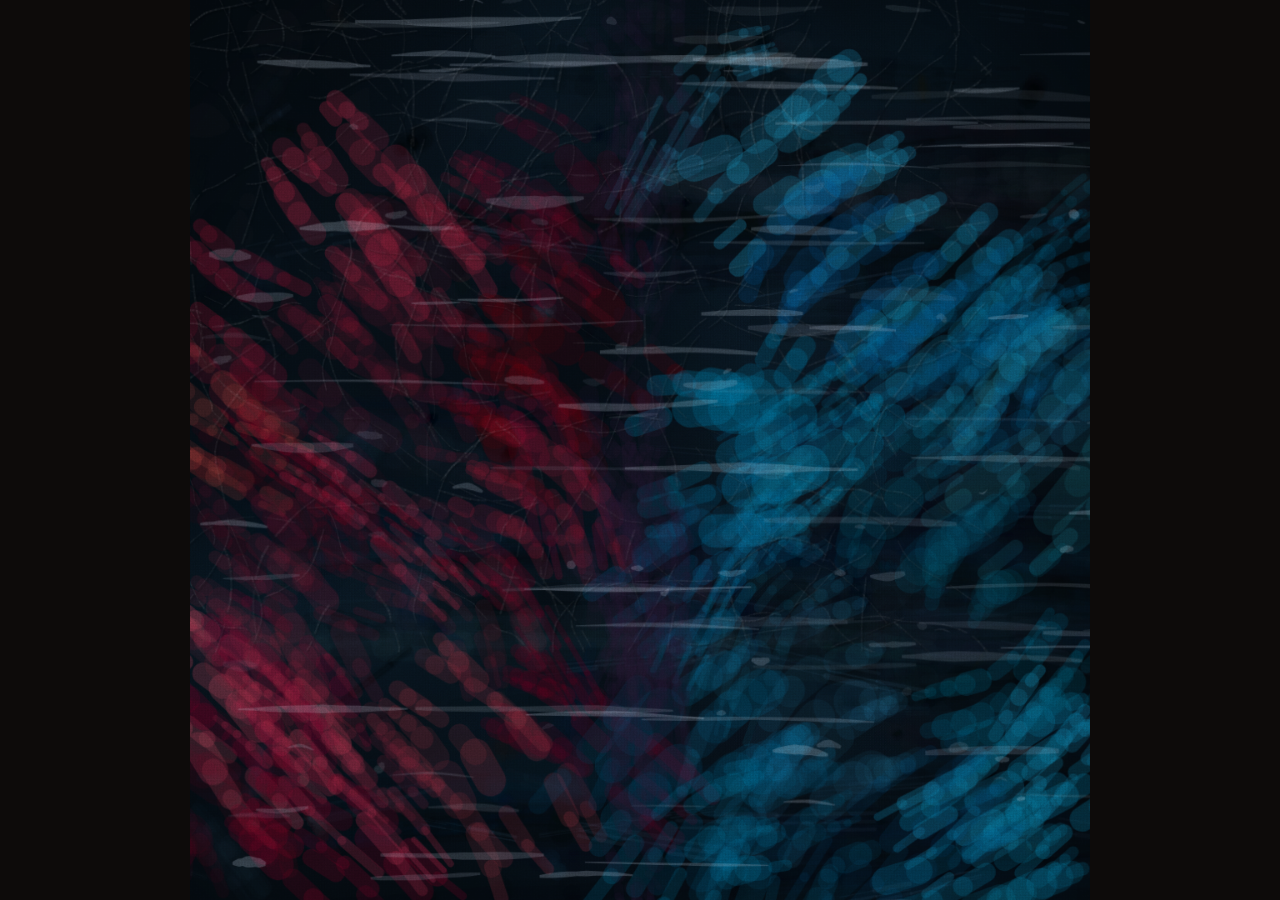
<file: gill-tests/02-umbrella-argument.html>
<!DOCTYPE html>
<html lang="en">
<head>
<meta charset="utf-8"/>
<meta name="viewport" content="width=device-width,initial-scale=1,viewport-fit=cover"/>
<title>Two Umbrellas, Having Words</title>
<style>
  html,body{margin:0;height:100%;background:#0d0b0a;overflow:hidden}
  body{display:flex;align-items:center;justify-content:center}
  canvas{width:min(100vw,100vh);height:min(100vw,100vh);display:block;touch-action:none}
</style>
</head>
<body>
<canvas id="c" width="1080" height="1080"></canvas>
<script>
/* ===========================================================
   PAINT — a small acrylic/mixed-media engine for canvas 2d.
   Every mark is built from bristles with pressure, dry gaps and
   colour drift. Surfaces are baked once into plates; animation
   is transform, reveal and two-plate boil, the way hand-painted
   animation actually moves.
   =========================================================== */
var TAU = Math.PI * 2;

function rnd(seed) {
  var s = (Math.imul(seed | 0, 2654435761) ^ 0x9e3779b9) >>> 0;
  return function () {
    s = (s + 0x6D2B79F5) >>> 0;
    var t = s;
    t = Math.imul(t ^ (t >>> 15), t | 1);
    t ^= t + Math.imul(t ^ (t >>> 7), t | 61);
    return ((t ^ (t >>> 14)) >>> 0) / 4294967296;
  };
}

/* ---- colour ---- */
function hx(h) {
  h = h.replace('#', '');
  return [parseInt(h.slice(0, 2), 16), parseInt(h.slice(2, 4), 16), parseInt(h.slice(4, 6), 16)];
}
function cl(v) { return v < 0 ? 0 : v > 255 ? 255 : v; }
function toHex(a) {
  return '#' + a.map(function (v) { return ('0' + Math.round(cl(v)).toString(16)).slice(-2); }).join('');
}
function mix(a, b, t) {
  var A = hx(a), B = hx(b);
  return toHex([A[0] + (B[0] - A[0]) * t, A[1] + (B[1] - A[1]) * t, A[2] + (B[2] - A[2]) * t]);
}
function rgba(h, a) { var c = hx(h); return 'rgba(' + c[0] + ',' + c[1] + ',' + c[2] + ',' + a + ')'; }
function jit(h, r, amt) {
  var c = hx(h), d = (r() - 0.5) * 2 * amt;
  return toHex([c[0] + d, c[1] + d * (0.55 + r() * 0.6), c[2] + d * (0.3 + r() * 0.7)]);
}

/* ---- plates ---- */
function plate(w, h) {
  var c = document.createElement('canvas');
  c.width = w; c.height = h;
  return { c: c, x: c.getContext('2d'), w: w, h: h };
}

/* ---- geometry ---- */
function crSample(p, n, close) {
  var N = p.length, out = [];
  if (N < 2) return p.slice();
  if (N === 2) {
    for (var k = 0; k <= n; k++) {
      var t = k / n;
      out.push([p[0][0] + (p[1][0] - p[0][0]) * t, p[0][1] + (p[1][1] - p[0][1]) * t]);
    }
    return out;
  }
  var get = function (i) {
    return close ? p[((i % N) + N) % N] : p[i < 0 ? 0 : i > N - 1 ? N - 1 : i];
  };
  var last = close ? N : N - 1;
  for (var i = 0; i < last; i++) {
    var p0 = get(i - 1), p1 = get(i), p2 = get(i + 1), p3 = get(i + 2);
    for (var j = 0; j < n; j++) {
      var u = j / n, u2 = u * u, u3 = u2 * u;
      out.push([
        0.5 * (2 * p1[0] + (-p0[0] + p2[0]) * u + (2 * p0[0] - 5 * p1[0] + 4 * p2[0] - p3[0]) * u2 + (-p0[0] + 3 * p1[0] - 3 * p2[0] + p3[0]) * u3),
        0.5 * (2 * p1[1] + (-p0[1] + p2[1]) * u + (2 * p0[1] - 5 * p1[1] + 4 * p2[1] - p3[1]) * u2 + (-p0[1] + 3 * p1[1] - 3 * p2[1] + p3[1]) * u3)
      ]);
    }
  }
  if (!close) out.push(p[N - 1]);
  return out;
}

function curve(x, p, close) {
  if (p.length < 2) return;
  var sm = crSample(p, 10, close);
  x.moveTo(sm[0][0], sm[0][1]);
  for (var i = 1; i < sm.length; i++) x.lineTo(sm[i][0], sm[i][1]);
  if (close) x.closePath();
}

function blobPts(cx, cy, rx, ry, seed, lumps, amp) {
  var r = rnd(seed), n = lumps || 13, a = amp == null ? 0.13 : amp, pts = [];
  for (var i = 0; i < n; i++) {
    var th = i / n * TAU, k = 1 + (r() - 0.5) * 2 * a;
    pts.push([cx + Math.cos(th) * rx * k, cy + Math.sin(th) * ry * k]);
  }
  return pts;
}

function shrinkPts(pts, k) {
  var cx = 0, cy = 0;
  pts.forEach(function (p) { cx += p[0]; cy += p[1]; });
  cx /= pts.length; cy /= pts.length;
  return pts.map(function (p) { return [cx + (p[0] - cx) * k, cy + (p[1] - cy) * k]; });
}

function movePts(pts, dx, dy) {
  return pts.map(function (p) { return [p[0] + dx, p[1] + dy]; });
}

function rotPts(pts, cx, cy, a) {
  var c = Math.cos(a), s = Math.sin(a);
  return pts.map(function (p) {
    var dx = p[0] - cx, dy = p[1] - cy;
    return [cx + dx * c - dy * s, cy + dx * s + dy * c];
  });
}

/* A torn edge, not a pinking-shear edge. Sampling at a fixed step with a
   uniform random offset makes an even sawtooth, which is the giveaway that a
   shape was generated rather than torn. Here the step length wanders and the
   offset carries a slow drift with the odd deep nick, the way paper fibre
   gives way unevenly. */
function jagPoly(pts, seed, amp, step) {
  var r = rnd(seed), out = [], drift = 0;
  var base = step || 22;
  for (var i = 0; i < pts.length; i++) {
    var a = pts[i], b = pts[(i + 1) % pts.length];
    var L = Math.hypot(b[0] - a[0], b[1] - a[1]);
    if (!L) continue;
    var nx = -(b[1] - a[1]) / L, ny = (b[0] - a[0]) / L;
    var d = 0;
    while (d < L) {
      drift = drift * 0.62 + (r() - 0.5) * amp * 1.1;
      var nick = r() < 0.09 ? (r() - 0.5) * amp * 3.2 : 0;
      var o = drift + nick + (r() - 0.5) * amp * 0.5;
      var t = d / L;
      out.push([a[0] + (b[0] - a[0]) * t + nx * o, a[1] + (b[1] - a[1]) * t + ny * o]);
      d += base * (0.35 + r() * 1.5);
    }
  }
  return out;
}

function partial(pts, f) {
  if (f >= 1) return pts;
  var sm = crSample(pts, 8, false);
  var n = Math.max(2, Math.round(sm.length * Math.max(0.02, f)));
  return sm.slice(0, n);
}

/* ---- the brush ----
   pressure + bristle spread + dry-brush gaps + colour drift. */
function brush(x, pts, o) {
  o = o || {};
  var r = rnd(o.seed == null ? 11 : o.seed);
  var sm = o.raw ? pts : crSample(pts, o.dens || 8, !!o.close);
  if (sm.length < 2) return;
  var nb = o.bristles == null ? 4 : o.bristles;
  var W = o.w == null ? 10 : o.w;
  var A = o.alpha == null ? 0.9 : o.alpha;
  var col = o.col || '#1A1A1A';
  x.lineCap = 'round'; x.lineJoin = 'round';
  for (var b = 0; b < nb; b++) {
    var off = nb === 1 ? (r() - 0.5) * W * 0.12 : (b / (nb - 1) - 0.5) * W * (o.spread == null ? 0.92 : o.spread);
    var ph = r() * TAU, ph2 = r() * TAU;
    /* arc modulation: a closed outline of even weight all the way round is the
       sticker die-cut tell. Real drawn contours swell where the hand pressed
       and vanish where it lifted, so weight rides a slow wave along the path
       and drops out entirely in the troughs. */
    var arcPh = r() * TAU, arcPh2 = r() * TAU, arcF = 1.3 + r() * 1.7;
    var bw = (W / Math.max(1, nb)) * (o.thick == null ? 1.5 : o.thick) * (0.72 + r() * 0.56);
    var bcol = o.vary ? jit(col, r, o.vary) : col;
    /* dry-brush skips are run-lengths in real distance, not a per-sample coin
       flip: a coin flip at the sampling step turns every stroke into a regular
       dash pattern, which reads as digital hatching rather than a loaded
       bristle losing contact with the tooth of the canvas. */
    var dry = o.dry || 0;
    var runLeft = dry ? (6 + r() * 26) / Math.max(0.2, dry) : Infinity;
    var inGap = false;
    var prev = null, skip = false, run = 0, band = [], bands = [];
    for (var i = 0; i < sm.length; i++) {
      if (i) run += Math.hypot(sm[i][0] - sm[i - 1][0], sm[i][1] - sm[i - 1][1]);
      var p = sm[i];
      var q = sm[Math.min(sm.length - 1, i + 1)], pp = sm[Math.max(0, i - 1)];
      var nx = -(q[1] - pp[1]), ny = q[0] - pp[0];
      var L = Math.hypot(nx, ny) || 1; nx /= L; ny /= L;
      /* Wobble and pressure ride travelled distance, not sample index. Keyed
         to the index they beat at a period set by the sampling density, so a
         long stroke came out banded into even segments like a bamboo cane. */
      var wig = Math.sin(run * 0.024 + ph) * W * 0.05 + Math.sin(run * 0.0065 + ph2) * W * 0.1;
      var xx = p[0] + nx * (off + wig), yy = p[1] + ny * (off + wig);
      var u = i / (sm.length - 1);
      var press = 1;
      if (o.taper) press = Math.pow(Math.sin(Math.PI * u), o.taper === true ? 0.42 : o.taper);
      press *= 0.68 + 0.22 * Math.sin(run * 0.031 + ph) + 0.24 * r();
      if (o.arc) {
        var av = 0.62 * Math.sin(u * TAU * arcF + arcPh) + 0.38 * Math.sin(u * TAU * arcF * 2.3 + arcPh2);
        press *= Math.max(0, 0.55 + (o.arc === true ? 0.85 : o.arc) * av);
      }
      if (dry && prev) {
        runLeft -= Math.hypot(xx - prev[0], yy - prev[1]);
        if (runLeft <= 0) {
          inGap = !inGap;
          runLeft = inGap ? (2 + r() * 9) * dry * 2.4 : (6 + r() * 26) / Math.max(0.2, dry);
        }
        skip = inGap;
      }
      /* Ribbon mode collects the bristle into one filled band and lays it
         down once. Stroking every segment separately at part alpha stacks
         the overlaps and scallops the round caps, so a solid form like a
         cane came out as a chain of translucent beads. Scumble and wash
         still want the stacking, so they keep the segment-by-segment path. */
      if (o.ribbon) {
        if (skip || press <= 0.06) { if (band.length > 1) bands.push(band); band = []; }
        else band.push([xx, yy, Math.max(0.5, bw * press) / 2]);
      } else if (prev && !skip && press > 0.06) {
        x.beginPath();
        x.moveTo(prev[0], prev[1]); x.lineTo(xx, yy);
        x.strokeStyle = bcol;
        x.globalAlpha = o.solid ? A : A * (0.6 + 0.4 * r()) * (o.fade ? Math.max(0.12, press) : 1);
        x.lineWidth = Math.max(0.5, bw * press);
        x.stroke();
      }
      prev = [xx, yy];
    }
    if (o.ribbon) {
      if (band.length > 1) bands.push(band);
      x.globalAlpha = A;
      x.fillStyle = bcol;
      for (var bi = 0; bi < bands.length; bi++) ribbon(x, bands[bi]);
    }
  }
  x.globalAlpha = 1;
}

/* fill a band of [x, y, halfWidth] as one closed shape */
function ribbon(x, band) {
  var n = band.length, left = [], right = [], i, a, b, nx, ny, L;
  for (i = 0; i < n; i++) {
    a = band[Math.max(0, i - 1)]; b = band[Math.min(n - 1, i + 1)];
    nx = -(b[1] - a[1]); ny = b[0] - a[0];
    L = Math.hypot(nx, ny) || 1; nx /= L; ny /= L;
    left.push([band[i][0] + nx * band[i][2], band[i][1] + ny * band[i][2]]);
    right.push([band[i][0] - nx * band[i][2], band[i][1] - ny * band[i][2]]);
  }
  x.beginPath();
  x.moveTo(left[0][0], left[0][1]);
  for (i = 1; i < n; i++) x.lineTo(left[i][0], left[i][1]);
  for (i = n - 1; i >= 0; i--) x.lineTo(right[i][0], right[i][1]);
  x.closePath();
  x.fill();
}

/* ---- grain: canvas tooth, composited with overlay ---- */
function grainPlate(W, H, seed, amt, weave) {
  var p = plate(W, H), im = p.x.createImageData(W, H), d = im.data, r = rnd(seed);
  for (var y = 0; y < H; y++) {
    var wy = weave ? Math.sin(y * 1.93) : 0;
    for (var x = 0; x < W; x++) {
      var i = (y * W + x) * 4;
      var v = (r() - 0.5) * 2;
      if (weave) v += 0.42 * (Math.sin(x * 1.71) + wy);
      var g = 128 + v * amt;
      d[i] = d[i + 1] = d[i + 2] = g < 0 ? 0 : g > 255 ? 255 : g;
      d[i + 3] = 255;
    }
  }
  p.x.putImageData(im, 0, 0);
  return p;
}

function applyGrain(x, g, a, W, H) {
  x.save();
  x.globalCompositeOperation = 'overlay';
  x.globalAlpha = a;
  x.drawImage(g.c, 0, 0, W, H);
  x.restore();
}

/* ---- crumpled tissue / crackle, as a reusable transparent plate ---- */
function crazePlate(W, H, o) {
  o = o || {};
  var p = plate(W, H), x = p.x, r = rnd(o.seed || 3);
  var facets = o.facets == null ? 130 : o.facets;
  for (var i = 0; i < facets; i++) {
    var cx = r() * W, cy = r() * H, n = 4 + (r() * 3 | 0), rad = 9 + r() * 34, pts = [];
    for (var k = 0; k < n; k++) {
      var a = k / n * TAU;
      pts.push([cx + Math.cos(a) * rad * (0.45 + r() * 0.9), cy + Math.sin(a) * rad * (0.45 + r() * 0.9)]);
    }
    x.beginPath(); curve(x, pts, true);
    x.fillStyle = r() < 0.5 ? 'rgba(255,255,255,0.028)' : 'rgba(0,0,0,0.05)';
    x.fill();
  }
  var lines = o.lines == null ? 300 : o.lines;
  for (var j = 0; j < lines; j++) {
    var px = r() * W, py = r() * H, ang = r() * TAU, ps = [[px, py]];
    var segs = 3 + (r() * 7 | 0);
    for (var s = 0; s < segs; s++) {
      ang += (r() - 0.5) * 1.15;
      var Ln = 12 + r() * 48;
      px += Math.cos(ang) * Ln; py += Math.sin(ang) * Ln;
      ps.push([px, py]);
    }
    var sd = (r() * 1e6) | 0;
    brush(x, ps.map(function (q) { return [q[0] - 1.5, q[1] - 1.6]; }),
      { col: '#ffffff', w: 1.5, alpha: 0.13, bristles: 1, seed: sd + 1, dens: 4, dry: 0.3 });
    brush(x, ps, { col: '#000000', w: 1.7, alpha: 0.14 + r() * 0.1, bristles: 1, seed: sd, dens: 4, dry: 0.16 });
  }
  return p;
}

/* draw a texture plate through a shape */
function textureThrough(x, tex, pathFn, a, dx, dy) {
  x.save();
  x.beginPath(); pathFn(x); x.clip();
  x.globalAlpha = a == null ? 0.85 : a;
  x.drawImage(tex.c, dx || 0, dy || 0);
  x.restore();
  x.globalAlpha = 1;
}

/* ---- scrubbed, trowelled ground ---- */
function ground(x, W, H, o) {
  var r = rnd(o.seed || 1);
  x.fillStyle = o.base; x.fillRect(0, 0, W, H);
  var tints = o.tints || [o.base];
  var i, g, cx, cy, rad;
  for (i = 0; i < (o.mottle == null ? 110 : o.mottle); i++) {
    cx = r() * W; cy = r() * H; rad = 50 + r() * 230;
    g = x.createRadialGradient(cx, cy, 0, cx, cy, rad);
    var col = tints[(r() * tints.length) | 0];
    g.addColorStop(0, rgba(col, 0.08 + r() * 0.13));
    g.addColorStop(1, rgba(col, 0));
    x.fillStyle = g;
    x.fillRect(cx - rad, cy - rad, rad * 2, rad * 2);
  }
  var vert = !!o.vertical;
  for (i = 0; i < (o.sweeps == null ? 90 : o.sweeps); i++) {
    var len = (vert ? H : W) * (0.3 + r() * 0.8);
    var sx = r() * W * 1.1 - W * 0.05, sy = r() * H * 1.1 - H * 0.05;
    var drift = (r() - 0.5) * 180;
    var pts = vert
      ? [[sx, sy], [sx + drift * 0.3, sy + len * 0.4], [sx + drift, sy + len]]
      : [[sx, sy], [sx + len * 0.4, sy + drift * 0.3], [sx + len, sy + drift]];
    /* No dry gaps on a sweep this wide. The ink runs come out a similar
       length across every bristle, so ninety of them tile the whole ground
       into rows of little lozenges — the pattern reads as machine hatching
       and it prints straight through anything translucent laid over it. */
    brush(x, pts, {
      col: jit(tints[(r() * tints.length) | 0], r, o.drift == null ? 26 : o.drift),
      w: 18 + r() * 64, alpha: 0.04 + r() * 0.1, bristles: 4,
      seed: (r() * 1e6) | 0, dens: 6, spread: 0.6, thick: 2.6, taper: 0.85
    });
  }
  /* Broken touches instead, each its own short mark, so the break is in where
     they fall rather than in a rhythm along a stroke. */
  for (i = 0; i < (o.mottle == null ? 60 : o.mottle); i++) {
    var tx = r() * W, ty = r() * H, ta = r() * TAU;
    var tL = 10 + Math.pow(r(), 2) * 150;
    brush(x, [[tx, ty], [tx + Math.cos(ta) * tL, ty + Math.sin(ta) * tL]], {
      col: jit(tints[(r() * tints.length) | 0], r, o.drift == null ? 26 : o.drift),
      w: 6 + r() * 42, alpha: 0.035 + r() * 0.1, bristles: 4,
      seed: (r() * 1e6) | 0, dens: 5, taper: 0.9, spread: 0.6, thick: 2.6
    });
  }
  for (i = 0; i < (o.scrape == null ? 40 : o.scrape); i++) {
    var ax = r() * W, ay = r() * H, aa = (vert ? Math.PI / 2 : 0) + (r() - 0.5) * 0.7, aL = 60 + r() * 260;
    brush(x, [[ax, ay], [ax + Math.cos(aa) * aL, ay + Math.sin(aa) * aL]], {
      col: r() < 0.5 ? o.light || '#ffffff' : o.dark || '#4a4038',
      w: 5 + r() * 16, alpha: 0.05 + r() * 0.1, bristles: 3,
      seed: (r() * 1e6) | 0, dens: 5, taper: 0.9, arc: 0.7
    });
  }
  if (o.vignette !== false) {
    g = x.createRadialGradient(W * 0.5, H * 0.48, W * 0.22, W * 0.5, H * 0.5, W * 0.78);
    g.addColorStop(0, 'rgba(0,0,0,0)');
    g.addColorStop(1, rgba(o.dark || '#2B2B2B', o.vignette || 0.2));
    x.fillStyle = g; x.fillRect(0, 0, W, H);
  }
}

/* ---- edges: fuzzy charcoal envelope + drawn outline ---- */
function envelope(x, pts, o) {
  o = o || {};
  var col = o.col || '#1A1A1A', close = o.close !== false;
  var w = o.w == null ? 12 : o.w;
  /* the halo is a blurred fill, not a stroke: a form sinking into the ground
     rather than a ring drawn around a sticker. Body paint covers it after. */
  var halos = o.halo == null ? 2 : o.halo;
  for (var i = 0; i < halos; i++) {
    x.save();
    x.shadowColor = rgba(o.haloCol || col, (o.haloA == null ? 0.4 : o.haloA) / (1 + i));
    x.shadowBlur = (o.blur == null ? 26 : o.blur) * (1 + i * 1.6);
    x.shadowOffsetX = (o.hox || 0) * (1 + i);
    x.shadowOffsetY = (o.hoy || 0) * (1 + i);
    x.beginPath(); curve(x, pts, true);
    x.fillStyle = rgba(o.fillCol || col, 0.9);
    x.fill();
    x.restore();
  }
  for (var k = 0; k < (o.passes || 3); k++) {
    brush(x, k ? movePts(pts, (k % 2 ? 1.6 : -1.4), (k % 2 ? -1.2 : 1.8)) : pts, {
      col: k === 2 ? mix(col, '#ffffff', 0.18) : col,
      w: w * (k === 0 ? 1 : k === 1 ? 0.7 : 0.4),
      alpha: k === 0 ? 0.88 : 0.5, bristles: k === 0 ? 4 : 2,
      close: close, seed: (o.seed || 5) + k * 7 + 1, dens: 9, dry: k ? 0.25 : 0.06, vary: 14,
      arc: o.arc == null ? 0.7 : o.arc
    });
  }
}

/* ---- charcoal contour ----
   The contour is one dark line, not a bundle. Running brush() with four
   spread bristles and dry gaps gives each bristle its own phase, so the
   outline comes out as four parallel dashed tracks: stitching round a patch,
   which is the die-cut tell. So: a soft dark bleed either side, then a single
   continuous core whose weight rides the arc wave, then a short overdrawn
   passage or two where the hand went back over the line. */
function contour(x, pts, o) {
  o = o || {};
  var col = o.col || '#141210', W = o.w == null ? 17 : o.w;
  var close = o.close !== false, seed = o.seed == null ? 5 : o.seed;
  var r = rnd(seed + 991);
  var sm = crSample(pts, 7, close);
  /* the bleed: wide, faint, no gaps, so the line has soot around it */
  for (var b = 0; b < 2; b++) {
    brush(x, movePts(sm, (r() - 0.5) * 3, (r() - 0.5) * 3), {
      col: col, w: W * (2.1 + b * 1.5), alpha: 0.1 - b * 0.035, bristles: 2,
      close: close, seed: seed + 40 + b, raw: true, spread: 1.2, thick: 1.1
    });
  }
  /* the core: continuous, weight-varied, drawn once */
  brush(x, sm, {
    col: col, w: W, alpha: o.alpha == null ? 0.93 : o.alpha, bristles: 2,
    close: close, seed: seed + 1, raw: true, vary: o.vary == null ? 16 : o.vary,
    spread: 0.3, thick: 1.3, arc: o.arc == null ? 0.42 : o.arc, ribbon: true
  });
  /* going back over it: a couple of short passages, heavier, slightly off */
  var goes = o.goes == null ? 3 : o.goes;
  for (var g = 0; g < goes; g++) {
    var i0 = (r() * sm.length) | 0;
    var len = Math.max(6, (sm.length * (0.09 + r() * 0.17)) | 0);
    var seg = [];
    for (var k = 0; k < len; k++) seg.push(sm[(i0 + k) % sm.length]);
    if (!close && i0 + len > sm.length) continue;
    brush(x, movePts(seg, (r() - 0.5) * 5, (r() - 0.5) * 5), {
      col: r() < 0.3 ? mix(col, '#ffffff', 0.2) : col,
      w: W * (0.62 + r() * 0.6), alpha: 0.5 + r() * 0.3, bristles: 1,
      close: false, seed: (r() * 1e6) | 0, raw: true, taper: 0.7, thick: 1.2
    });
  }
}

/* pale second rim so a form lifts off the ground */
function rim(x, pts, o) {
  o = o || {};
  brush(x, shrinkPts(pts, o.k == null ? 1.075 : o.k), {
    col: o.col || '#F5F0E6', w: o.w || 16, alpha: o.alpha == null ? 0.3 : o.alpha,
    bristles: 4, close: true, seed: o.seed || 77, dens: 8, dry: 0.3,
    arc: o.arc == null ? 1.1 : o.arc, vary: 12
  });
}

/* ---- impasto body: knife strokes with ridge light ---- */
function impasto(x, pathFn, o) {
  var r = rnd(o.seed || 9);
  x.save();
  x.beginPath(); pathFn(x); x.clip();
  var bb = o.bb;
  x.fillStyle = o.base; x.fillRect(bb[0], bb[1], bb[2], bb[3]);
  if (o.grad) {
    var g = x.createLinearGradient(o.grad[0], o.grad[1], o.grad[2], o.grad[3]);
    g.addColorStop(0, rgba(o.grad[4], o.grad[6] == null ? 0.95 : o.grad[6]));
    g.addColorStop(1, rgba(o.grad[5], 0));
    x.fillStyle = g; x.fillRect(bb[0], bb[1], bb[2], bb[3]);
  }
  var n = o.n == null ? 26 : o.n;
  var ang = o.angle == null ? -0.5 : o.angle;
  var diag = Math.hypot(bb[2], bb[3]);
  for (var i = 0; i < n; i++) {
    var cx = bb[0] + r() * bb[2], cy = bb[1] + r() * bb[3];
    var a = ang + (r() - 0.5) * (o.spreadA == null ? 0.6 : o.spreadA);
    var L = diag * (0.25 + r() * 0.55) * (o.len == null ? 1 : o.len);
    var p0 = [cx - Math.cos(a) * L / 2, cy - Math.sin(a) * L / 2];
    var p1 = [cx + Math.cos(a) * L / 2 + (r() - 0.5) * 40, cy + Math.sin(a) * L / 2 + (r() - 0.5) * 40];
    var mid = [(p0[0] + p1[0]) / 2 + (r() - 0.5) * 50, (p0[1] + p1[1]) / 2 + (r() - 0.5) * 50];
    var pth = [p0, mid, p1];
    var w = (o.kw == null ? 34 : o.kw) * (0.5 + r());
    var body = jit(r() < 0.5 ? o.base : (o.cols || [o.base])[(r() * (o.cols || [o.base]).length) | 0], r, o.drift == null ? 22 : o.drift);
    var nx = -Math.sin(a), ny = Math.cos(a);
    brush(x, movePts(pth, nx * w * 0.42, ny * w * 0.42), {
      col: o.shade || mix(o.base, '#1A1A1A', 0.42), w: w * 0.34, alpha: 0.2 + r() * 0.2,
      bristles: 2, seed: (r() * 1e6) | 0, dens: 6, dry: 0.3
    });
    brush(x, pth, { col: body, w: w, alpha: 0.45 + r() * 0.45, bristles: 4 + (r() * 3 | 0), seed: (r() * 1e6) | 0, dens: 6, dry: 0.16, spread: 1 });
    brush(x, movePts(pth, -nx * w * 0.36, -ny * w * 0.36), {
      col: o.lit || mix(o.base, '#ffffff', 0.45), w: w * 0.24, alpha: 0.18 + r() * 0.26,
      bristles: 2, seed: (r() * 1e6) | 0, dens: 6, dry: 0.42
    });
  }
  /* Crumpled-tissue creases: the surface signature of the collaged refs. Each
     crease is a valley line with a lit ridge riding one side, so the mass
     reads as skinned in something folded rather than tinted flat. */
  if (o.crease) {
    for (var c = 0; c < o.crease; c++) {
      var ax = bb[0] + r() * bb[2], ay = bb[1] + r() * bb[3];
      var ca = r() * TAU, cl = 12 + r() * Math.min(64, diag * 0.2);
      var seg = 1 + (r() * 2 | 0), cp = [[ax, ay]];
      for (var q2 = 0; q2 < seg; q2++) {
        ca += (r() - 0.5) * 0.7;
        var last = cp[cp.length - 1];
        cp.push([last[0] + Math.cos(ca) * cl / seg, last[1] + Math.sin(ca) * cl / seg]);
      }
      var cn = rnd((r() * 1e6) | 0);
      brush(x, cp, {
        col: o.shade || mix(o.base, '#1A1A1A', 0.42), w: 1.1 + r() * 1.7,
        alpha: 0.05 + r() * 0.1, bristles: 1, taper: 0.8, raw: true,
        seed: (cn() * 1e6) | 0, dens: 4
      });
      brush(x, movePts(cp, 1 + r() * 1.5, -0.9 - r() * 1.5), {
        col: o.lit || mix(o.base, '#ffffff', 0.5), w: 1 + r() * 1.5,
        alpha: 0.05 + r() * 0.1, bristles: 1, taper: 0.8, raw: true,
        seed: (cn() * 1e6) | 0, dens: 4
      });
    }
  }
  if (o.stipple) {
    for (var s = 0; s < o.stipple; s++) {
      var sx2 = bb[0] + r() * bb[2], sy2 = bb[1] + r() * bb[3], rr = 1 + r() * 3.4;
      x.beginPath(); x.arc(sx2, sy2, rr, 0, TAU);
      x.fillStyle = rgba(r() < 0.5 ? (o.lit || '#ffffff') : (o.shade || '#1A1A1A'), 0.1 + r() * 0.3);
      x.fill();
    }
  }
  x.restore();
}

/* ---- watercolour body with a wet edge ---- */
function wash(x, pts, o) {
  o = o || {};
  var col = o.col || '#D13478', r = rnd(o.seed || 21);
  for (var i = 0; i < (o.layers || 5); i++) {
    var k = 1 - i * 0.07;
    x.save();
    x.beginPath(); curve(x, shrinkPts(movePts(pts, (r() - 0.5) * 9, (r() - 0.5) * 9), k), true);
    x.fillStyle = rgba(i === 0 ? mix(col, '#ffffff', 0.35) : col, o.alpha == null ? 0.12 : o.alpha);
    x.fill();
    x.restore();
  }
  if (o.edge !== 0) {
    brush(x, pts, { col: mix(col, '#1A1A1A', 0.25), w: o.edge || 9, alpha: 0.28, bristles: 3, close: true, seed: (o.seed || 21) + 4, dens: 9, dry: 0.35 });
  }
  if (o.bleed) {
    for (var b = 0; b < o.bleed; b++) {
      var p = pts[(r() * pts.length) | 0];
      var a = r() * TAU, L = 12 + r() * 46;
      brush(x, [[p[0], p[1]], [p[0] + Math.cos(a) * L, p[1] + Math.sin(a) * L]], {
        col: col, w: 4 + r() * 12, alpha: 0.1 + r() * 0.16, bristles: 2, taper: 0.6, seed: (r() * 1e6) | 0, dens: 5
      });
    }
  }
}

/* ---- drips kept on purpose ---- */
function drip(x, x0, y0, len, w, col, seed) {
  var r = rnd(seed), pts = [[x0, y0]], cx = x0;
  for (var i = 1; i <= 6; i++) {
    cx += (r() - 0.5) * w * 0.5;
    pts.push([cx, y0 + len * i / 6]);
  }
  brush(x, pts, { col: col, w: w, alpha: 0.6, bristles: 2, taper: 0.55, seed: seed, dens: 6, dry: 0.12 });
  var end = pts[6];
  x.beginPath(); x.arc(end[0], end[1], w * 0.6, 0, TAU);
  x.fillStyle = rgba(col, 0.78); x.fill();
  x.beginPath(); x.arc(end[0] - w * 0.18, end[1] - w * 0.2, w * 0.2, 0, TAU);
  x.fillStyle = rgba('#ffffff', 0.22); x.fill();
}

function spatter(x, cx, cy, rad, count, col, seed, size) {
  var r = rnd(seed);
  for (var i = 0; i < count; i++) {
    var a = r() * TAU, d = Math.pow(r(), 0.6) * rad;
    var s = (size || 3) * (0.3 + r() * 1.4);
    x.beginPath();
    x.ellipse(cx + Math.cos(a) * d, cy + Math.sin(a) * d, s, s * (0.6 + r() * 0.8), a, 0, TAU);
    x.fillStyle = rgba(col, 0.2 + r() * 0.6);
    x.fill();
  }
}

/* ---- sgraffito: scratched back into wet paint ---- */
function scratch(x, pts, o) {
  o = o || {};
  brush(x, pts, { col: o.col || '#F5F0E6', w: o.w || 3, alpha: o.alpha == null ? 0.38 : o.alpha, bristles: 1, close: o.close, seed: o.seed || 33, dens: 8, dry: 0.3 });
  brush(x, movePts(pts, 2.2, 2.4), { col: o.dark || '#000000', w: (o.w || 3) * 0.8, alpha: 0.22, bristles: 1, close: o.close, seed: (o.seed || 33) + 1, dens: 8, dry: 0.4 });
}

/* ---- collage: torn paper, optionally printed ---- */
function paperPatch(x, poly, o) {
  o = o || {};
  var seed = o.seed || 17, r = rnd(seed);
  var jag = jagPoly(poly, seed, o.amp == null ? 6 : o.amp, o.step || 20);
  var path = function (c) { curve(c, jag, true); };
  x.save();
  x.beginPath(); curve(x, movePts(jag, 5, 7), true);
  x.fillStyle = rgba(o.shadow || '#1A1A1A', o.shadowA == null ? 0.22 : o.shadowA);
  x.fill();
  x.restore();
  x.save();
  x.beginPath(); path(x); x.clip();
  var bb = o.bb;
  x.fillStyle = o.col || '#f8f1e0';
  x.fillRect(bb[0], bb[1], bb[2], bb[3]);
  for (var i = 0; i < (o.fibre == null ? 60 : o.fibre); i++) {
    var fx = bb[0] + r() * bb[2], fy = bb[1] + r() * bb[3], fa = r() * TAU, fl = 10 + r() * 70;
    brush(x, [[fx, fy], [fx + Math.cos(fa) * fl, fy + Math.sin(fa) * fl]], {
      col: r() < 0.5 ? mix(o.col || '#f8f1e0', '#ffffff', 0.5) : mix(o.col || '#f8f1e0', '#8a7f6f', 0.35),
      w: 2 + r() * 7, alpha: 0.1 + r() * 0.18, bristles: 2, seed: (r() * 1e6) | 0, dens: 4, dry: 0.4
    });
  }
  if (o.print) {
    var lh = o.print.lh || 13;
    for (var y = bb[1] + 6; y < bb[1] + bb[3]; y += lh) {
      if (r() < 0.12) continue;
      var cx = bb[0] + 4 + r() * 12;
      var right = bb[0] + bb[2] - (4 + r() * 40);
      while (cx < right) {
        var wl = 8 + r() * 34;
        x.fillStyle = rgba(o.print.col || '#2B2B2B', 0.16 + r() * 0.2);
        x.fillRect(cx, y, Math.min(wl, right - cx), o.print.h || 3.2);
        cx += wl + 4 + r() * 7;
      }
    }
    if (o.print.figs) {
      for (var f = 0; f < o.print.figs; f++) {
        var gx = bb[0] + r() * bb[2], gy = bb[1] + r() * bb[3];
        x.fillStyle = rgba(o.print.col || '#2B2B2B', 0.1 + r() * 0.12);
        x.fillRect(gx, gy, 30 + r() * 60, 18 + r() * 40);
      }
    }
  }
  if (o.tex) x.drawImage(o.tex.c, o.texDx || 0, o.texDy || 0);
  x.restore();
  if (o.edge !== false) {
    brush(x, jag, {
      col: o.edgeCol || mix(o.col || '#f8f1e0', '#6b6055', 0.5), w: o.edgeW || 4.5,
      alpha: 0.4, bristles: 2, close: true, seed: seed + 3, dens: 8, dry: 0.3
    });
  }
  return jag;
}

/* ---- gold / bronze relief bead: jewellery for ordinary objects ---- */
function bead(x, pts, o) {
  o = o || {};
  var w = o.w || 10, close = !!o.close, sd = o.seed || 41;
  var dry = o.dry == null ? 0.08 : o.dry, a = o.alpha == null ? 1 : o.alpha;
  brush(x, movePts(pts, w * 0.3, w * 0.36), { col: o.dark || '#6b4a12', w: w * 1.05, alpha: 0.75 * a, bristles: 3, close: close, seed: sd + 1, dens: 10, dry: dry });
  brush(x, pts, { col: o.col || '#C9A227', w: w, alpha: 0.95 * a, bristles: 3, close: close, seed: sd, dens: 10, vary: 34, dry: dry + 0.06 });
  brush(x, movePts(pts, -w * 0.22, -w * 0.28), { col: o.light || '#F7E7A8', w: w * 0.36, alpha: 0.65 * a, bristles: 1, close: close, seed: sd + 2, dens: 10, dry: 0.35 + dry });
}

/* ---- reveal: paint the thing on, in stroke order, brushy edge.
   Finished strokes are kept in a mask plate so a frame only ever
   draws the stroke currently under the brush. Deterministic: asking
   for an earlier progress rebuilds from nothing. ---- */
function Reveal(W, H, strokes) {
  this.m = plate(W, H);
  this.k = 0;
  this.strokes = strokes;
}
Reveal.prototype.mask = function (p) {
  var n = this.strokes.length, upto = p * n, done = Math.floor(upto);
  if (done < this.k) { this.m.x.clearRect(0, 0, this.m.w, this.m.h); this.k = 0; }
  while (this.k < done) {
    var s = this.strokes[this.k];
    brush(this.m.x, s.pts, { col: '#ffffff', w: s.w, alpha: 1, solid: true, bristles: 6, thick: 2.5, seed: this.k * 17 + 3, dens: 6, spread: 0.94, close: s.close });
    this.k++;
  }
  return {
    plate: this.m,
    cur: done < n ? this.strokes[done] : null,
    f: upto - done,
    i: done
  };
};

/* ===========================================================
   HAND — a single-stroke alphabet, drawn with the same brush.
   Boxes are 0..1 tall: cap top 0, x-height 0.36, baseline 0.86,
   descender 1.08. Widths in units of size.
   =========================================================== */
var GLY = {
  ' ': { w: 0.34, s: [] },
  a: { w: 0.58, s: [[[.46,.46],[.34,.37],[.14,.44],[.09,.64],[.2,.83],[.38,.8],[.47,.66]], [[.47,.4],[.48,.82]]] },
  b: { w: 0.56, s: [[[.1,.02],[.11,.83]], [[.11,.52],[.26,.39],[.44,.5],[.45,.68],[.3,.84],[.12,.76]]] },
  c: { w: 0.54, s: [[[.47,.45],[.32,.36],[.13,.45],[.1,.65],[.22,.83],[.45,.78]]] },
  d: { w: 0.57, s: [[[.47,.02],[.48,.83]], [[.47,.47],[.32,.36],[.12,.47],[.1,.67],[.24,.84],[.46,.75]]] },
  e: { w: 0.55, s: [[[.1,.62],[.46,.57],[.41,.42],[.24,.36],[.1,.5],[.11,.7],[.27,.84],[.46,.77]]] },
  f: { w: 0.44, s: [[[.44,.07],[.29,.03],[.21,.2],[.22,.86]], [[.06,.4],[.44,.36]]] },
  g: { w: 0.57, s: [[[.46,.46],[.34,.37],[.14,.44],[.09,.64],[.2,.83],[.38,.8],[.47,.66]], [[.47,.4],[.47,.93],[.36,1.07],[.16,1.02]]] },
  h: { w: 0.57, s: [[[.1,.02],[.11,.84]], [[.11,.53],[.27,.38],[.45,.5],[.46,.84]]] },
  i: { w: 0.3, s: [[[.15,.38],[.16,.84]], [[.15,.17],[.16,.21]]] },
  j: { w: 0.36, s: [[[.22,.38],[.23,.93],[.14,1.06],[.03,1.0]], [[.22,.17],[.23,.21]]] },
  k: { w: 0.55, s: [[[.1,.02],[.11,.84]], [[.46,.39],[.12,.65]], [[.22,.57],[.47,.84]]] },
  l: { w: 0.32, s: [[[.14,.02],[.17,.73],[.3,.84]]] },
  m: { w: 0.82, s: [[[.08,.39],[.09,.84]], [[.09,.51],[.22,.38],[.34,.51],[.35,.84]], [[.35,.51],[.49,.38],[.63,.51],[.64,.84]]] },
  n: { w: 0.57, s: [[[.1,.39],[.11,.84]], [[.11,.51],[.26,.37],[.44,.49],[.45,.84]]] },
  o: { w: 0.58, s: [[[.28,.36],[.11,.49],[.1,.7],[.28,.84],[.46,.71],[.46,.49],[.28,.36]]] },
  p: { w: 0.57, s: [[[.1,.38],[.08,1.07]], [[.09,.52],[.25,.37],[.45,.49],[.44,.71],[.26,.83],[.1,.75]]] },
  q: { w: 0.57, s: [[[.45,.46],[.32,.37],[.13,.45],[.1,.65],[.22,.83],[.4,.79]], [[.46,.4],[.46,1.06],[.57,1.1]]] },
  r: { w: 0.46, s: [[[.12,.39],[.13,.84]], [[.13,.55],[.26,.39],[.44,.37]]] },
  s: { w: 0.5, s: [[[.43,.41],[.25,.34],[.13,.43],[.21,.57],[.39,.63],[.43,.75],[.29,.84],[.11,.79]]] },
  t: { w: 0.45, s: [[[.22,.11],[.23,.71],[.32,.83],[.44,.79]], [[.07,.38],[.42,.36]]] },
  u: { w: 0.57, s: [[[.1,.37],[.11,.71],[.24,.84],[.42,.73],[.44,.37]], [[.44,.62],[.45,.84]]] },
  v: { w: 0.54, s: [[[.08,.37],[.26,.84],[.46,.37]]] },
  w: { w: 0.78, s: [[[.06,.37],[.19,.84],[.32,.47],[.44,.84],[.58,.37]]] },
  x: { w: 0.54, s: [[[.08,.37],[.46,.84]], [[.46,.37],[.08,.84]]] },
  y: { w: 0.55, s: [[[.08,.37],[.27,.81]], [[.48,.37],[.32,.87],[.2,1.07],[.06,1.03]]] },
  z: { w: 0.52, s: [[[.08,.39],[.45,.37],[.1,.83],[.47,.81]]] },
  A: { w: 0.62, s: [[[.03,.85],[.27,.03],[.52,.85]], [[.13,.59],[.42,.57]]] },
  B: { w: 0.58, s: [[[.1,.03],[.11,.85]], [[.11,.04],[.35,.09],[.37,.36],[.12,.44]], [[.12,.44],[.42,.52],[.44,.78],[.11,.85]]] },
  C: { w: 0.6, s: [[[.5,.13],[.3,.03],[.11,.21],[.1,.66],[.28,.85],[.52,.78]]] },
  D: { w: 0.62, s: [[[.1,.03],[.11,.85]], [[.11,.04],[.4,.14],[.44,.6],[.32,.84],[.11,.85]]] },
  E: { w: 0.56, s: [[[.46,.05],[.1,.04],[.11,.85],[.48,.83]], [[.11,.44],[.38,.42]]] },
  F: { w: 0.52, s: [[[.1,.85],[.09,.04],[.46,.06]], [[.1,.44],[.36,.42]]] },
  G: { w: 0.64, s: [[[.5,.13],[.3,.03],[.11,.21],[.1,.66],[.3,.85],[.5,.74],[.48,.5],[.32,.5]]] },
  H: { w: 0.6, s: [[[.08,.03],[.09,.85]], [[.46,.03],[.47,.85]], [[.09,.44],[.46,.42]]] },
  I: { w: 0.3, s: [[[.15,.03],[.16,.85]]] },
  J: { w: 0.5, s: [[[.42,.03],[.43,.68],[.3,.85],[.12,.77]]] },
  K: { w: 0.58, s: [[[.1,.03],[.11,.85]], [[.46,.04],[.12,.5]], [[.2,.41],[.5,.85]]] },
  L: { w: 0.52, s: [[[.1,.03],[.11,.84],[.48,.81]]] },
  M: { w: 0.72, s: [[[.06,.85],[.08,.03],[.3,.61],[.52,.03],[.54,.85]]] },
  N: { w: 0.62, s: [[[.08,.85],[.09,.03],[.46,.83],[.47,.04]]] },
  O: { w: 0.64, s: [[[.31,.03],[.11,.25],[.1,.64],[.31,.85],[.51,.64],[.51,.25],[.31,.03]]] },
  P: { w: 0.56, s: [[[.1,.85],[.09,.04],[.38,.11],[.4,.39],[.1,.47]]] },
  Q: { w: 0.66, s: [[[.31,.03],[.11,.25],[.1,.64],[.31,.85],[.51,.64],[.51,.25],[.31,.03]], [[.38,.62],[.56,.92]]] },
  R: { w: 0.58, s: [[[.1,.85],[.09,.04],[.38,.11],[.4,.39],[.1,.47]], [[.16,.47],[.48,.85]]] },
  S: { w: 0.56, s: [[[.48,.13],[.28,.03],[.11,.17],[.19,.41],[.42,.51],[.48,.69],[.3,.85],[.09,.79]]] },
  T: { w: 0.56, s: [[[.03,.05],[.52,.03]], [[.27,.04],[.28,.85]]] },
  U: { w: 0.62, s: [[[.08,.03],[.09,.65],[.28,.85],[.48,.65],[.48,.03]]] },
  V: { w: 0.6, s: [[[.05,.03],[.28,.85],[.52,.03]]] },
  W: { w: 0.82, s: [[[.03,.03],[.17,.85],[.31,.31],[.44,.85],[.6,.03]]] },
  X: { w: 0.58, s: [[[.08,.03],[.48,.85]], [[.48,.03],[.08,.85]]] },
  Y: { w: 0.58, s: [[[.06,.03],[.28,.45],[.5,.03]], [[.28,.45],[.29,.85]]] },
  Z: { w: 0.56, s: [[[.08,.05],[.48,.03],[.1,.83],[.5,.81]]] },
  '0': { w: 0.56, s: [[[.28,.03],[.1,.25],[.1,.64],[.28,.85],[.46,.64],[.46,.25],[.28,.03]]] },
  '1': { w: 0.36, s: [[[.08,.2],[.22,.04],[.23,.85]]] },
  '2': { w: 0.52, s: [[[.09,.18],[.26,.03],[.44,.16],[.36,.42],[.1,.84],[.46,.82]]] },
  '3': { w: 0.52, s: [[[.1,.09],[.3,.03],[.44,.18],[.28,.42],[.46,.58],[.42,.8],[.14,.84]]] },
  '4': { w: 0.54, s: [[[.36,.03],[.07,.6],[.48,.58]], [[.34,.36],[.35,.85]]] },
  '5': { w: 0.52, s: [[[.46,.05],[.13,.04],[.11,.4],[.32,.38],[.46,.56],[.38,.8],[.11,.81]]] },
  '6': { w: 0.54, s: [[[.44,.06],[.2,.16],[.11,.5],[.12,.74],[.32,.85],[.46,.7],[.38,.5],[.14,.52]]] },
  '7': { w: 0.5, s: [[[.06,.05],[.46,.03],[.2,.85]]] },
  '8': { w: 0.54, s: [[[.28,.42],[.12,.3],[.16,.1],[.38,.08],[.42,.3],[.28,.42],[.14,.58],[.16,.79],[.38,.83],[.46,.62],[.28,.42]]] },
  '9': { w: 0.54, s: [[[.44,.44],[.24,.5],[.12,.32],[.2,.1],[.42,.08],[.46,.4],[.36,.85]]] },
  '.': { w: 0.26, s: [[[.1,.82],[.13,.85]]] },
  ',': { w: 0.26, s: [[[.13,.8],[.08,.98]]] },
  '!': { w: 0.26, s: [[[.14,.04],[.12,.62]], [[.11,.8],[.13,.84]]] },
  '?': { w: 0.5, s: [[[.08,.16],[.26,.03],[.42,.16],[.3,.38],[.24,.6]], [[.22,.8],[.24,.84]]] },
  "'": { w: 0.22, s: [[[.12,.04],[.1,.24]]] },
  '-': { w: 0.44, s: [[[.06,.56],[.36,.54]]] },
  ':': { w: 0.24, s: [[[.11,.44],[.13,.47]], [[.11,.76],[.13,.79]]] },
  ';': { w: 0.26, s: [[[.12,.44],[.14,.47]], [[.13,.76],[.08,.94]]] },
  '&': { w: 0.62, s: [[[.48,.85],[.14,.28],[.2,.07],[.38,.1],[.34,.32],[.1,.58],[.14,.8],[.36,.84],[.5,.66]]] },
  '/': { w: 0.44, s: [[[.34,.02],[.06,.86]]] },
  '(': { w: 0.3, s: [[[.24,.02],[.1,.44],[.24,.88]]] },
  ')': { w: 0.3, s: [[[.08,.02],[.22,.44],[.08,.88]]] },
  '"': { w: 0.34, s: [[[.1,.04],[.08,.24]], [[.24,.04],[.22,.24]]] }
};

function textWidth(str, size, tr) {
  var w = 0;
  for (var i = 0; i < str.length; i++) {
    var g = GLY[str[i]] || GLY[' '];
    w += (g.w + (tr == null ? 0.06 : tr)) * size;
  }
  return w;
}

/* handwriting: every stroke gets bristles, wobble and a baseline drift */
function hand(x, str, X, Y, size, o) {
  o = o || {};
  var r = rnd(o.seed == null ? 5 : o.seed);
  var tr = o.track == null ? 0.06 : o.track;
  var cx = X, drift = 0;
  for (var i = 0; i < str.length; i++) {
    var ch = str[i], g = GLY[ch] || GLY[' '];
    drift += (r() - 0.5) * size * 0.035;
    var lean = (o.lean == null ? 0.06 : o.lean) + (r() - 0.5) * 0.05;
    var sc = size * (0.94 + r() * 0.12);
    for (var s = 0; s < g.s.length; s++) {
      var pts = g.s[s].map(function (p) {
        var yy = p[1] * sc;
        return [cx + p[0] * sc + (0.86 - p[1]) * lean * sc + (r() - 0.5) * size * 0.022,
                Y + yy + drift + (r() - 0.5) * size * 0.022];
      });
      brush(x, pts, {
        col: o.col || '#1A1A1A',
        w: (o.w == null ? 0.1 : o.w) * size * (0.8 + r() * 0.5),
        alpha: o.alpha == null ? 0.88 : o.alpha,
        bristles: o.bristles == null ? 2 : o.bristles,
        seed: (r() * 1e6) | 0, dens: 7, dry: o.dry == null ? 0.1 : o.dry,
        taper: o.taper == null ? 0.35 : o.taper, fade: !o.ribbon, vary: 16,
        /* at close-up sizes a lettering stroke has to be one loaded mark; the
           stacked-bristle version reads as hatching once it is 18px wide */
        ribbon: o.ribbon, spread: o.spread
      });
    }
    cx += (g.w + tr) * sc;
  }
  return cx - X;
}
/* ===========================================================
   MOTION — the beat sheet layer.

   PAINT decides how a mark sits. This decides when the picture
   is allowed to change, and it is allowed to change hard: shot
   tables with cut times, a camera that jumps rather than glides,
   a lens that opens the cold pole inside the warm one, marks
   that scatter and then snap to a grid, and overlays struck on
   with the same brush as everything else.

   Rule of the file: nothing here fades. Fades are for the two
   scrubs that close a loop. Everything else cuts.
   =========================================================== */

function clamp01(v) { return v < 0 ? 0 : v > 1 ? 1 : v; }
function ease(p) { p = clamp01(p); return p * p * (3 - 2 * p); }
function easeOut(p) { p = clamp01(p); return 1 - Math.pow(1 - p, 3); }
function easeIn(p) { p = clamp01(p); return p * p * p; }
/* lands past the mark and settles back — a thrown object, not a tween */
function over(p) {
  p = clamp01(p);
  return 1 + Math.pow(p - 1, 3) * (1 + 1.9) + 1.9 * Math.pow(p - 1, 2);
}
function lerp(a, b, p) { return a + (b - a) * p; }
/* two-phase paint boil: the whole square is redrawn on twos */
function boil(t, hz) { return Math.floor(t * (hz || 7.5)) % 2; }
function frameOf(t, hz) { return Math.floor(t * (hz || 12)); }

/* ---- cut tables ----
   keys are [time, value] pairs, ascending. The value in force at u is the
   last one whose time has passed: a hard cut, held until the next. */
function held(u, keys) {
  var v = keys[0][1];
  for (var i = 0; i < keys.length; i++) if (u >= keys[i][0]) v = keys[i][1]; else break;
  return v;
}
/* where we are inside the current held segment, 0..1 */
function heldP(u, keys) {
  var i = 0;
  for (var k = 0; k < keys.length; k++) if (u >= keys[k][0]) i = k; else break;
  var t0 = keys[i][0], t1 = i + 1 < keys.length ? keys[i + 1][0] : t0 + 1;
  return clamp01((u - t0) / Math.max(0.001, t1 - t0));
}
/* alternating 0/1 from t0 at a given cut length: the dual-mode strobe */
function strobe(u, t0, len) { return Math.max(0, Math.floor((u - t0) / len)) % 2; }
/* true for the first `hold` seconds of every `len` window: a punch in */
function punch(u, t0, len, hold) {
  if (u < t0) return false;
  return ((u - t0) % len) < hold;
}

/* ---- camera ----
   A view is {t, x, y, z, r, mode}. mode 'cut' (default) means the camera is
   simply somewhere else on the next frame. 'ease' and 'drift' interpolate
   from the previous key — drift linear, for a slow push on a held shot. */
function camAt(u, keys) {
  var i = 0;
  for (var k = 0; k < keys.length; k++) if (u >= keys[k].t) i = k; else break;
  var a = keys[i], b = keys[i + 1];
  if (!b || (b.mode !== 'ease' && b.mode !== 'drift')) return a;
  var p = clamp01((u - a.t) / Math.max(0.001, b.t - a.t));
  if (b.mode === 'ease') p = ease(p);
  return {
    x: lerp(a.x == null ? 540 : a.x, b.x == null ? 540 : b.x, p),
    y: lerp(a.y == null ? 540 : a.y, b.y == null ? 540 : b.y, p),
    z: lerp(a.z == null ? 1 : a.z, b.z == null ? 1 : b.z, p),
    r: lerp(a.r || 0, b.r || 0, p)
  };
}
function applyCam(X, v, W, H) {
  var x = v.x == null ? W * 0.5 : v.x, y = v.y == null ? H * 0.5 : v.y;
  /* A framed-off camera at zoom 1 walks the plate off its own edge and leaves a
     bare strip of page down one side. Anything not centred gets the zoom it
     needs to stay covered, rotation included. */
  var need = 1 + 2 * Math.max(Math.abs(x - W * 0.5) / W, Math.abs(y - H * 0.5) / H) + (v.r ? Math.abs(v.r) * 1.5 : 0) + 0.006;
  var z = Math.max(v.z == null ? 1 : v.z, need);
  X.translate(W * 0.5, H * 0.5);
  if (v.r) X.rotate(v.r);
  X.scale(z, z);
  X.translate(-x, -y);
}
/* hand-held shudder for the dense passages, deterministic in t */
function shake(u, amp) {
  if (amp <= 0) return [0, 0];
  var f = frameOf(u, 24);
  var a = Math.sin(f * 12.9898) * 43758.5453, b = Math.sin(f * 78.233) * 12345.6789;
  return [(a - Math.floor(a) - 0.5) * 2 * amp, (b - Math.floor(b) - 0.5) * 2 * amp];
}

/* ---- the revealing lens ----
   A wonky circle, sooted on the inside edge and beaded in gold on the
   outside, with the other pole of the picture inside it. */
function lensPath(cx, cy, r, seed) {
  return blobPts(cx, cy, r, r * (0.96 + (seed % 7) * 0.008), seed, 24, 0.022);
}
function lensThrough(X, pts, inner) {
  X.save();
  X.beginPath(); curve(X, pts, true);
  X.clip();
  inner(X);
  X.restore();
}
function lensRim(X, pts, o) {
  o = o || {};
  X.save();
  X.shadowColor = rgba(o.soot || '#1A1A1A', 0.55);
  X.shadowBlur = o.blur == null ? 30 : o.blur;
  X.beginPath(); curve(X, pts, true);
  X.lineWidth = o.w == null ? 18 : o.w;
  X.strokeStyle = rgba(o.soot || '#1A1A1A', 0.5);
  X.stroke();
  X.restore();
  bead(X, pts, { w: o.bw == null ? 9 : o.bw, seed: o.seed || 12, close: true, dry: 0.22, alpha: o.alpha == null ? 1 : o.alpha });
}

/* ---- data overlays ----
   Tally marks, crosshairs, thrown arcs. Struck with the brush, wonky,
   never ruled: a count kept in the margin of a shopping list, not a HUD. */

/* n marks in fives, the fifth thrown across the other four */
function tallyMarks(X, x0, y0, n, f, o) {
  o = o || {};
  var r = rnd(o.seed || 71), col = o.col || '#1A1A1A';
  var h = o.h == null ? 44 : o.h, gap = o.gap == null ? 17 : o.gap, cl = o.cluster == null ? 128 : o.cluster;
  var shown = f * n;
  for (var i = 0; i < n; i++) {
    var app = clamp01((shown - i) * 3.2);
    var grp = (i / 5) | 0, k = i % 5;
    var bx = x0 + grp * cl + k * gap + (r() - 0.5) * 6;
    var by = y0 + (r() - 0.5) * 9 + grp * (r() - 0.5) * 12;
    var lean = (r() - 0.5) * 0.3;
    var pts = k === 4
      ? [[bx - gap * 4.4, by + h * 0.82], [bx + gap * 0.5, by - h * 0.1]]
      : [[bx + lean * h, by], [bx, by + h * (0.9 + r() * 0.2)]];
    if (app <= 0) { r(); continue; }
    brush(X, partial(pts, app), {
      col: col, w: o.w || 7, alpha: (o.alpha == null ? 0.85 : o.alpha) * Math.min(1, app * 2),
      bristles: 2, seed: (r() * 1e6) | 0, dens: 5, taper: 0.5, fade: true
    });
  }
}

/* two ticks that stop short of the middle, and a ring drawn in two goes */
function crosshair(X, cx, cy, rad, f, o) {
  o = o || {};
  var r = rnd(o.seed || 33), col = o.col || '#C9A227';
  var g = rad * 0.28;
  [[-1, 0], [1, 0], [0, -1], [0, 1]].forEach(function (d, i) {
    var app = clamp01(f * 2.4 - i * 0.1);
    if (app <= 0) { r(); r(); return; }
    var L = rad * (0.72 + r() * 0.4);
    brush(X, partial([[cx + d[0] * g, cy + d[1] * g], [cx + d[0] * L, cy + d[1] * L]], app), {
      col: col, w: o.w || 5, alpha: (o.alpha == null ? 0.8 : o.alpha), bristles: 1,
      seed: (r() * 1e6) | 0, dens: 4, taper: 0.55
    });
  });
  var ap = clamp01(f * 1.6 - 0.35);
  if (ap > 0) {
    for (var s = 0; s < 2; s++) {
      var a0 = s * Math.PI + 0.4 + (r() - 0.5) * 0.5, sp = (1.9 + r() * 0.7) * ap, pts = [];
      for (var q = 0; q <= 7; q++) {
        var a = a0 + sp * q / 7, rr = rad * (0.86 + (r() - 0.5) * 0.1);
        pts.push([cx + Math.cos(a) * rr, cy + Math.sin(a) * rr * 0.97]);
      }
      brush(X, pts, {
        col: col, w: (o.w || 5) * 0.8, alpha: (o.alpha == null ? 0.7 : o.alpha * 0.8),
        bristles: 1, seed: (r() * 1e6) | 0, dens: 6, taper: 0.6, dry: 0.2
      });
    }
  }
}

/* a thrown arc from a to b, drawn as far as f, with a bead at the head */
function arcThrow(X, ax, ay, bx, by, bend, f, o) {
  o = o || {};
  if (f <= 0) return;
  var mx = (ax + bx) / 2, my = (ay + by) / 2;
  var dx = bx - ax, dy = by - ay, L = Math.hypot(dx, dy) || 1;
  var pts = [[ax, ay], [mx - dy / L * L * bend, my + dx / L * L * bend], [bx, by]];
  var sm = crSample(pts, 14, false);
  var n = Math.max(2, Math.round(sm.length * clamp01(f)));
  var seg = sm.slice(0, n);
  brush(X, seg, {
    col: o.col || '#C9A227', w: o.w || 5, alpha: o.alpha == null ? 0.75 : o.alpha,
    bristles: o.bristles == null ? 2 : o.bristles, seed: o.seed || 5, raw: true,
    dens: 6, taper: 0.6, dry: o.dry == null ? 0.18 : o.dry, vary: 18
  });
  var hd = seg[seg.length - 1];
  if (o.head !== false) {
    X.beginPath(); X.arc(hd[0], hd[1], (o.w || 5) * 0.9, 0, TAU);
    X.fillStyle = rgba(o.headCol || o.col || '#F7E7A8', (o.alpha == null ? 0.8 : o.alpha));
    X.fill();
  }
  return hd;
}

/* broken concentric arcs going out: a whistle, a ring on water, a pressure low */
function ringsOut(X, cx, cy, r0, r1, n, f, o) {
  o = o || {};
  var r = rnd(o.seed || 91);
  for (var i = 0; i < n; i++) {
    var ph = clamp01(f * 1.5 - i * 0.18);
    if (ph <= 0) { r(); r(); continue; }
    var rad = lerp(r0, r1, i / Math.max(1, n - 1)) * (0.9 + ph * 0.25);
    var a0 = r() * TAU, sp = 1.5 + r() * 3.1, pts = [];
    for (var q = 0; q <= 9; q++) {
      var a = a0 + sp * q / 9;
      pts.push([cx + Math.cos(a) * rad * (0.94 + (r() - 0.5) * 0.12),
                cy + Math.sin(a) * rad * (o.flat == null ? 0.96 : o.flat) * (0.94 + (r() - 0.5) * 0.12)]);
    }
    brush(X, pts, {
      col: o.col || '#C9A227', w: (o.w || 6) * (1 - i / (n + 2)), alpha: (o.alpha == null ? 0.55 : o.alpha) * (1 - i / (n + 1.2)) * ph,
      bristles: 1, seed: (r() * 1e6) | 0, dens: 7, taper: 0.6, dry: 0.25
    });
  }
}

/* ---- organic branching ----
   One mark splits, and its children split. Built once as a list of segments
   with their own in-times so the growth is deterministic and cheap. */
function makeBranch(o) {
  var r = rnd(o.seed || 7), segs = [], leaves = [];
  function grow(x, y, ang, len, depth, t0) {
    var n = 3 + (r() * 2 | 0), pts = [[x, y]], cx = x, cy = y, ca = ang;
    for (var i = 0; i < n; i++) {
      ca += (r() - 0.5) * (o.wobble == null ? 0.5 : o.wobble);
      cx += Math.cos(ca) * len / n; cy += Math.sin(ca) * len / n;
      pts.push([cx, cy]);
    }
    var t1 = t0 + (o.step == null ? 0.26 : o.step);
    segs.push({ pts: pts, t0: t0, t1: t1, d: depth, w: (o.w || 10) * Math.pow(0.68, depth) });
    if (depth >= (o.depth == null ? 3 : o.depth)) { leaves.push([cx, cy]); return; }
    var kids = 2 + (r() < (o.trip == null ? 0.3 : o.trip) ? 1 : 0);
    for (var k = 0; k < kids; k++) {
      var spread = (o.spread == null ? 0.7 : o.spread);
      grow(cx, cy, ca + (k - (kids - 1) / 2) * spread + (r() - 0.5) * 0.3,
        len * (o.shrink == null ? 0.66 : o.shrink) * (0.8 + r() * 0.4), depth + 1, t1 - 0.05);
    }
  }
  grow(o.x, o.y, o.ang == null ? -Math.PI / 2 : o.ang, o.len == null ? 250 : o.len, 0, 0);
  var span = 0;
  segs.forEach(function (s) { span = Math.max(span, s.t1); });
  segs.forEach(function (s) { s.t0 /= span; s.t1 /= span; });
  return { segs: segs, leaves: leaves };
}
function drawBranch(X, tree, f, o) {
  o = o || {};
  tree.segs.forEach(function (s, i) {
    var p = clamp01((f - s.t0) / Math.max(0.001, s.t1 - s.t0));
    if (p <= 0) return;
    brush(X, partial(s.pts, p), {
      col: o.cols ? o.cols[s.d % o.cols.length] : (o.col || '#1A1A1A'),
      w: s.w, alpha: o.alpha == null ? 0.85 : o.alpha, bristles: o.bristles == null ? 2 : o.bristles,
      seed: (o.seed || 3) + i * 13, dens: 6, taper: o.taper == null ? 0.5 : o.taper,
      dry: o.dry == null ? 0.14 : o.dry, vary: 16, fade: true
    });
  });
}

/* ---- chaos and the grid it snaps to ---- */
function chaosAt(i, seed, u, cx, cy, spread) {
  var r = rnd(seed + i * 977);
  var a = r() * TAU, d = (0.35 + r() * 0.65) * spread;
  var sp1 = 1.1 + r() * 2.6, sp2 = 0.7 + r() * 1.9;
  return [
    cx + Math.cos(a) * d + Math.sin(u * sp1 + i) * 26,
    cy + Math.sin(a) * d * 0.92 + Math.cos(u * sp2 + i * 1.7) * 22,
    (r() - 0.5) * 1.5 + Math.sin(u * sp2 + i) * 0.14,
    0.62 + r() * 0.5
  ];
}
function gridAt(i, cols, cx, cy, dx, dy, n) {
  var rows = Math.ceil(n / cols);
  var col = i % cols, row = (i / cols) | 0;
  var last = n - (rows - 1) * cols;
  var wide = row === rows - 1 && last < cols ? (cols - last) * dx * 0.5 : 0;
  return [
    cx + (col - (cols - 1) / 2) * dx + wide,
    cy + (row - (rows - 1) / 2) * dy,
    0, 1
  ];
}

/* ---- full-frame beats ---- */
function flash(X, col, a, W, H) {
  X.save();
  X.globalCompositeOperation = 'lighter';
  X.globalAlpha = a;
  X.fillStyle = col;
  X.fillRect(0, 0, W, H);
  X.restore();
}
function slam(X, col, a, W, H) {
  X.save(); X.globalAlpha = a; X.fillStyle = col; X.fillRect(0, 0, W, H); X.restore();
}

/* ---- paint a form on behind a brushed mask (used for the closing scrubs) ---- */
function paintOn(dst, sprite, rev, p, tmp, W, H) {
  if (p <= 0) return;
  if (p >= 1) { dst.drawImage(sprite.c, 0, 0); return; }
  var m = rev.mask(p), sx = tmp.x;
  sx.clearRect(0, 0, W, H);
  sx.drawImage(m.plate.c, 0, 0);
  if (m.cur) {
    brush(sx, partial(m.cur.pts, m.f), { col: '#ffffff', w: m.cur.w, alpha: 1, solid: true, bristles: 6, thick: 2.5, seed: m.i * 17 + 3, dens: 6, raw: true, spread: 0.94 });
  }
  sx.globalCompositeOperation = 'source-in';
  sx.drawImage(sprite.c, 0, 0);
  sx.globalCompositeOperation = 'source-over';
  dst.drawImage(tmp.c, 0, 0);
  return m;
}

/* ---- macro plates ----
   A close-up is painted, not zoomed: the same painter run at scale into its
   own plate, so the bristles and the tooth are the size they would be if she
   had worked that detail at full size. */
function macroPlate(W, H, o, fn) {
  var p = plate(W, H);
  p.x.save();
  p.x.translate(o.tx == null ? W * 0.5 : o.tx, o.ty == null ? H * 0.5 : o.ty);
  p.x.scale(o.s, o.s);
  if (o.r) p.x.rotate(o.r);
  p.x.translate(-(o.cx == null ? W * 0.5 : o.cx), -(o.cy == null ? H * 0.5 : o.cy));
  fn(p.x);
  p.x.restore();
  return p;
}

/* ---- the mark, lowercase, tucked in ---- */
function opusMark(X, x, y, size, col, a) {
  hand(X, 'opus 5', x, y, size || 26, {
    col: col || '#C9A227', seed: 9091, w: 0.085, bristles: 1,
    alpha: a == null ? 0.5 : a, dry: 0.2, taper: 0.4
  });
}
(function () {
  var W = 1080, H = 1080, DUR = 13.5;
  var cv = document.getElementById('c'), X = cv.getContext('2d');

  var P = {
    mist: '#E9E5E2', pale: '#f1fafa', dust: '#ded4d7', stone: '#c9c0b4', slab: '#a8aeb0',
    cream: '#F5F0E6', ink: '#1A1A1A', char: '#2B2B2B', wet: '#7f878a', deepwet: '#4a5559',
    cad: '#E34F0C', verm: '#C8102E', mag: '#D13478', rose: '#c8465a',
    turq: '#00B7EB', cyan: '#47e5df', navy: '#0a3a59', deep: '#002B5B',
    lampPl: '#9fb4cf',
    amber: '#F3B616', gold: '#C9A227', wood: '#8B5A2B', bark: '#5a3a1c'
  };

  var craze = crazePlate(W, H, { seed: 77, facets: 120, lines: 240 });
  var grain = grainPlate(W, H, 12, 20, true);
  var scratchP = plate(W, H);
  var castP = plate(W, H);
  var lensP = plate(W, H);

  /* ---------------- the wet street ---------------- */
  var HOR = 686;
  var PUD = blobPts(548, 930, 386, 112, 91, 17, 0.16);

  function street(night) {
    var p = plate(W, H), x = p.x, r = rnd(night ? 55 : 5);
    /* the air above: misty wall, vertical weather */
    /* A quiet ground still has to be a worked one. Four near-identical pale
       greys gave a blank sheet with a form sitting on top of it; the day set
       now runs from warm putty through to a soured olive and a cold slate, so
       there is somewhere for the eye to go in the empty half of the square. */
    ground(x, W, H, {
      base: night ? '#1d242c' : P.mist, seed: night ? 41 : 9,
      tints: night ? ['#121820', '#28323e', P.deep, '#0a0e14', '#3c4a5c']
        : [P.dust, P.stone, P.pale, '#b8ab94', '#8f9a94', '#c4b8a4', '#6f7670'],
      mottle: 150, sweeps: 90, scrape: 72, drift: 30,
      dark: night ? '#000000' : '#575a52', light: night ? '#6b88a8' : '#ffffff',
      vignette: night ? 0.44 : 0.34, vertical: true
    });
    /* crumpled tissue laid into the wall, as she does */
    x.save();
    x.globalAlpha = night ? 0.4 : 0.55;
    x.drawImage(craze.c, 0, 0);
    x.restore();
    /* One warm source in all that navy. Her habit is a large quiet ground with
       the heat concentrated in one place; without it the night pole is just
       murk. */
    if (night) {
      var lampX = 962, lampY = 138;
      for (var lg = 0; lg < 22; lg++) {
        var lr = 90 + lg * 34, la = 0.05 * (1 - lg / 22);
        x.save();
        x.globalCompositeOperation = 'lighter';
        var lgr = x.createRadialGradient(lampX, lampY, 0, lampX, lampY, lr);
        lgr.addColorStop(0, rgba(lg < 6 ? '#ffd9a0' : '#e8973a', la));
        lgr.addColorStop(1, rgba('#e8973a', 0));
        x.fillStyle = lgr;
        x.fillRect(lampX - lr, lampY - lr, lr * 2, lr * 2);
        x.restore();
      }
      for (var lw = 0; lw < 20; lw++) {
        var lwa = r() * TAU, lwd = 60 + r() * 300;
        brush(x, [[lampX + Math.cos(lwa) * lwd * 0.4, lampY + Math.sin(lwa) * lwd * 0.4],
          [lampX + Math.cos(lwa) * lwd, lampY + Math.sin(lwa) * lwd]], {
          col: jit('#d98a30', r, 30), w: 30 + r() * 80, alpha: 0.03 + r() * 0.05,
          bristles: 4, seed: (r() * 1e6) | 0, dens: 5, dry: 0.3, taper: 0.7, spread: 1.1
        });
      }
    }
    /* Torn paper laid into the wall. In the refs these patches are how the
       ground gets its architecture: quiet rectangles of a slightly other
       colour, edges frayed, never lining up into a grid. */
    for (var pt = 0; pt < 9; pt++) {
      var pw = 120 + r() * 300, ph = 150 + r() * 330;
      var px0 = r() * (W - pw * 0.6) - pw * 0.2, py0 = r() * (HOR - 60) - ph * 0.25;
      var rect = [[px0, py0], [px0 + pw, py0 - 8 + r() * 16],
        [px0 + pw + (r() - 0.5) * 20, py0 + ph], [px0 + (r() - 0.5) * 20, py0 + ph]];
      wash(x, jagPoly(rect, (r() * 1e5) | 0, 5, 26), {
        col: night ? jit(r() < 0.5 ? '#26313e' : '#141b24', r, 16)
          : jit(r() < 0.5 ? '#c9bda8' : '#9ea79f', r, 22),
        seed: (r() * 1e5) | 0, layers: 2, alpha: 0.075, edge: 0, bleed: 7
      });
    }
    /* stains and run-off on the wall above */
    for (var w0 = 0; w0 < 18; w0++) {
      var wx = r() * W, wy = r() * (HOR - 120);
      wash(x, blobPts(wx, wy, 80 + r() * 170, 100 + r() * 200, (r() * 1e5) | 0, 13, 0.22), {
        col: night ? jit('#2a3a4a', r, 20) : jit(r() < 0.5 ? '#b8ab98' : '#aab4b8', r, 26),
        seed: (r() * 1e5) | 0, layers: 3, alpha: 0.05, edge: 0, bleed: 6
      });
    }
    for (var d0 = 0; d0 < 6; d0++) {
      drip(x, 40 + r() * 1000, -40 - r() * 30, 160 + r() * 300, 8 + r() * 9,
        night ? '#3a4e60' : mix(P.stone, '#8a8a80', 0.5), (r() * 1e5) | 0);
    }
    /* the pavement below: colder, laid in horizontal sweeps */
    x.save();
    x.beginPath();
    var seam = [[-20, HOR + 10], [300, HOR - 14], [640, HOR + 8], [1100, HOR - 12], [1100, 1100], [-20, 1100]];
    curve(x, seam, true); x.clip();
    for (var i = 0; i < 46; i++) {
      var sy = HOR - 20 + r() * 420, sx = -120 + r() * 300;
      brush(x, [[sx, sy], [sx + 400 + r() * 500, sy + (r() - 0.5) * 60], [sx + 900 + r() * 340, sy + (r() - 0.5) * 50]], {
        col: night ? jit('#1b2630', r, 22) : jit(mix(P.slab, P.wet, r() * 0.7), r, 26),
        w: 26 + r() * 80, alpha: 0.12 + r() * 0.2, bristles: 5, seed: (r() * 1e6) | 0, dens: 5, dry: 0.28, spread: 1.05
      });
    }
    /* Slab joints, spaced by eye and each one broken somewhere along its run */
    for (var k = 0; k < 6; k++) {
      var jy = HOR + 26 + k * 66 + (r() - 0.5) * 46;
      brush(x, [[-40, jy], [340, jy + (r() - 0.5) * 24], [700, jy + (r() - 0.5) * 28], [1120, jy + (r() - 0.5) * 24]], {
        col: night ? '#0b1016' : mix(P.wet, '#4a4a46', 0.4), w: 5 + r() * 8,
        alpha: 0.14 + r() * 0.14, bristles: 2, seed: (r() * 1e6) | 0, dens: 6, dry: 0.4, arc: 0.9
      });
    }
    for (var m = 0; m < 8; m++) {
      var vx = 40 + m * 142 + (r() - 0.5) * 50;
      brush(x, [[vx, HOR + 30 + r() * 40], [vx + (r() - 0.5) * 40, 1090]], {
        col: night ? '#0b1016' : mix(P.wet, '#4a4a46', 0.35), w: 5 + r() * 7,
        alpha: 0.14 + r() * 0.14, bristles: 2, seed: (r() * 1e6) | 0, dens: 5, dry: 0.45
      });
    }
    x.restore();
    /* The wall meets the pavement in wet haze, so the join is scumbled over
       rather than ruled: a clean horizontal line across the square reads as a
       chart axis. */
    brush(x, seam.slice(0, 4), {
      col: night ? '#39506a' : mix(P.pale, '#ffffff', 0.4), w: 10, alpha: 0.14,
      bristles: 3, seed: 61, dens: 8, dry: 0.5, arc: 1.2
    });
    for (var hz = 0; hz < 26; hz++) {
      var hzx = r() * W, hzy = HOR + (r() - 0.5) * 120;
      brush(x, [[hzx - 120 - r() * 200, hzy + (r() - 0.5) * 30], [hzx, hzy],
        [hzx + 120 + r() * 200, hzy + (r() - 0.5) * 30]], {
        col: night ? jit('#1b2630', r, 24) : jit(mix(P.mist, P.slab, r()), r, 22),
        w: 40 + r() * 90, alpha: 0.06 + r() * 0.09, bristles: 5,
        seed: (r() * 1e6) | 0, dens: 5, dry: 0.3, spread: 1.1
      });
    }
    /* the puddle: darker than the slabs, holding the sky and two colours */
    /* No contour round the water. An outlined puddle is a cut-out lying on the
       pavement; a real one is only a change of tone and a held reflection. */
    wash(x, PUD, { col: night ? '#05101c' : '#3a464a', seed: 21, layers: 5, alpha: 0.26, edge: 0, bleed: 14 });
    x.save(); x.beginPath(); curve(x, PUD, true); x.clip();
    /* Reflections are dragged down as vertical smears, longer and wobblier
       than the thing reflected, which is what makes water read as water. */
    [[300, night ? '#2a1016' : '#8a2a22'], [790, night ? '#0e2a3a' : '#1f6e88'],
     [980, night ? '#2a2410' : '#9a7a10'], [962, night ? '#9a5e14' : '#8a8478']].forEach(function (rf, ri) {
      for (var q = 0; q < 9; q++) {
        var rx0 = rf[0] - 90 + r() * 180;
        brush(x, [[rx0, 846 + r() * 20], [rx0 + (r() - 0.5) * 34, 910 + r() * 30],
          [rx0 + (r() - 0.5) * 52, 986 + r() * 34]], {
          col: jit(rf[1], r, 34), w: 22 + r() * 44, alpha: 0.13 + r() * 0.22,
          bristles: 4, seed: 300 + ri * 19 + q, dens: 5, dry: 0.3, spread: 1.1, taper: 0.4
        });
      }
    });
    /* Wind-shiver on the surface. Long strokes with dry gaps in them broke
       into a dash rhythm and tiled the water like mosaic, so each glint is
       instead its own short unbroken mark and the irregularity is in how long
       they are and where they fall. */
    for (var b = 0; b < 90; b++) {
      var by = 846 + r() * 152, bx0 = 168 + r() * 700;
      var blen = 7 + Math.pow(r(), 2.1) * 210;
      brush(x, [[bx0, by], [bx0 + blen * 0.5, by + (r() - 0.5) * 5], [bx0 + blen, by + (r() - 0.5) * 7]], {
        col: night ? mix(P.lampPl, '#ffffff', 0.35) : mix(P.pale, '#ffffff', 0.6),
        w: 1.6 + r() * 5, alpha: 0.07 + r() * 0.15, bristles: 1,
        seed: (r() * 1e6) | 0, dens: 6, taper: 0.8, ribbon: true
      });
    }
    x.restore();
    /* the far lip only, where the light catches: not a ring */
    brush(x, PUD.slice(0, Math.round(PUD.length * 0.42)), {
      col: night ? '#39506a' : mix(P.pale, P.wet, 0.45), w: 13, alpha: 0.16,
      bristles: 3, seed: 23, dens: 9, dry: 0.6, arc: 1.35
    });
    textureThrough(x, craze, function (c) { c.rect(0, 0, W, H); }, night ? 0.5 : 0.34, -30, -50);
    return p;
  }
  var gStreet = street(false);
  var gNight = street(true);

  /* ---------------- umbrellas ----------------
     A dome is: an apex, a scalloped near rim that bows toward you, and
     ribs that bulge outward so the shoulders are round. Get the ribs
     straight and you have a paper hat. */
  function dome(cx, cy, rx, ry, n, sag, bulge, seed) {
    /* Every rib and scallop is given its own width and droop. Equal panels
       with an identical repeated scallop was the die-cut tell: a real canopy
       is sewn slightly wrong and hangs unevenly. */
    var r = rnd(seed == null ? 31 : seed);
    var A = [cx + (r() - 0.5) * rx * 0.09, cy - ry], rimEnd = [], scal = [], ribs = [], i;
    var span = [], tot = 0;
    for (i = 0; i < n; i++) { var w0 = 0.72 + r() * 0.62; span.push(w0); tot += w0; }
    var acc = 0, ts = [0];
    for (i = 0; i < n; i++) { acc += span[i] / tot; ts.push(acc); }
    for (i = 0; i <= n; i++) {
      var t = ts[i];
      rimEnd.push([cx - rx + 2 * rx * t,
        cy + sag * Math.sin(Math.PI * t) + (r() - 0.5) * sag * 0.3]);
    }
    for (i = 0; i < n; i++) {
      var s = (ts[i] + ts[i + 1]) / 2;
      scal.push([cx - rx + 2 * rx * s + (r() - 0.5) * rx * 0.05,
        cy + sag * Math.sin(Math.PI * s) + sag * (0.34 + r() * 0.42) + 12 + r() * 14]);
    }
    for (i = 0; i <= n; i++) {
      var e = rimEnd[i], t2 = ts[i];
      var dx = e[0] - A[0], dy = e[1] - A[1], L = Math.hypot(dx, dy) || 1;
      var side = t2 < 0.5 ? 1 : -1, amt = bulge * Math.abs(t2 * 2 - 1) * (0.78 + r() * 0.44);
      ribs.push([A, [(A[0] + e[0]) / 2 + (-dy / L) * amt * side, (A[1] + e[1]) / 2 + (dx / L) * amt * side], e]);
    }
    return { A: A, rimEnd: rimEnd, scal: scal, ribs: ribs, n: n, cx: cx, cy: cy, rx: rx, ry: ry };
  }

  function outlineOf(d) {
    var pts = [d.A, d.ribs[0][1]];
    for (var i = 0; i < d.n; i++) { pts.push(d.rimEnd[i]); pts.push(d.scal[i]); }
    pts.push(d.rimEnd[d.n]);
    pts.push(d.ribs[d.n][1]);
    return pts;
  }

  function paintDome(x, d, o) {
    var out = outlineOf(d), i;
    envelope(x, out, { w: 16, seed: o.seed, col: '#141210', fillCol: o.shade, halo: 2, blur: 32, haloA: 0.5, hox: 9, hoy: 13 });
    var bb = [d.cx - d.rx * 1.25, d.A[1] - 30, d.rx * 2.5, d.ry + d.sag * 2 + 240];
    for (i = 0; i < d.n; i++) {
      var pan = [d.A, d.ribs[i][1], d.rimEnd[i], d.scal[i], d.rimEnd[i + 1], d.ribs[i + 1][1]];
      var pf = function (k) { curve(k, pan, true); };
      var mid = (i + 0.5) / d.n;
      var lean = Math.abs(mid - 0.38) * 1.9;
      var base = mix(o.cols[i % o.cols.length], o.shade, 0.04 + lean * 0.3);
      impasto(x, pf, {
        base: base, cols: [base, mix(base, o.lit, 0.3), mix(base, o.shade, 0.35), base,
          mix(base, o.shade, 0.16), mix(base, o.lit, 0.14)],
        bb: bb, seed: o.seed + 10 + i, n: 26, kw: 22,
        angle: Math.atan2(d.scal[i][1] - d.A[1], d.scal[i][0] - d.A[0]),
        spreadA: 0.7, stipple: 70, crease: 30, drift: 20, lit: o.lit, shade: o.shade
      });
      /* The rib is where the fabric is pulled tight, so it darkens along the
         edge of each panel instead of being drawn on as a seam line. A drawn
         line turns the canopy into a pie chart. */
      var deep = mix(o.shade, '#000000', 0.2);
      [d.ribs[i], d.ribs[i + 1]].forEach(function (rb, side2) {
        x.save(); x.beginPath(); pf(x); x.clip();
        brush(x, rb, {
          col: deep, w: 30 + d.rx * 0.07, alpha: 0.2, bristles: 5,
          seed: o.seed + 300 + i * 7 + side2, dens: 8, dry: 0.3, taper: 0.5, spread: 1.1
        });
        x.restore();
      });
      textureThrough(x, craze, pf, 0.42, -180 - i * 90, -110 - i * 50);
    }
    /* the underside, where the rim turns away from you */
    for (i = 0; i < d.n; i++) {
      brush(x, [d.rimEnd[i], [d.scal[i][0], d.scal[i][1] - 14], d.rimEnd[i + 1]], {
        col: mix(o.shade, '#000000', 0.35), w: 15, alpha: 0.28, bristles: 3, seed: o.seed + 70 + i, dens: 7, dry: 0.36
      });
    }
    /* Only the faint lit crest where the fabric rides over the rib. A drawn
       seam, and especially a dashed one, turns the canopy into a diagram. */
    for (i = 1; i < d.n; i++) {
      brush(x, d.ribs[i], {
        col: mix(o.shade, o.lit, 0.42), w: 5, alpha: 0.18, bristles: 2,
        seed: o.seed + 40 + i, dens: 9, dry: 0.5, taper: 0.45, arc: 1.1
      });
    }
    /* Charcoal contour, swelling and dropping out round the shape. Two passes
       offset against each other so it doubles in places, the way a line gets
       gone over. */
    contour(x, out, { col: P.char, w: 19, seed: o.seed + 3, arc: 0.4, vary: 24 });
    /* At night a cold light catches the wet shoulders of the canopy only */
    if (o.night) {
      brush(x, shrinkPts(out.slice(0, Math.round(out.length * 0.55)), 0.97), {
        col: mix(o.lit, '#e8b878', 0.45), w: 9, alpha: 0.15, bristles: 2,
        seed: o.seed + 9, dens: 8, dry: 0.5, arc: 1.5
      });
    }
    /* finial */
    brush(x, [[d.A[0], d.A[1] + 10], [d.A[0] + 3, d.A[1] - 58]], {
      col: P.bark, w: 13, alpha: 0.9, bristles: 3, seed: o.seed + 5, dens: 6, taper: 0.6
    });
    x.beginPath(); x.arc(d.A[0] + 3, d.A[1] - 62, 10, 0, TAU);
    x.fillStyle = P.bark; x.fill();
    return out;
  }

  /* the handle is deliberately a size too thin for the canopy above it */
  function handle(x, cx, top, bottom, o) {
    var bend = o.bend || 4, w = o.w || 17;
    var shaft = [[cx, top], [cx + bend, (top + bottom) / 2], [cx + bend * 0.4, bottom - 132]];
    brush(x, shaft, { col: o.dark || P.bark, w: w + 7, alpha: 0.45, bristles: 2, seed: o.seed + 1, dens: 9, ribbon: true, spread: 0.5 });
    brush(x, shaft, { col: o.col || P.wood, w: w, alpha: 0.95, bristles: 3, seed: o.seed, dens: 9, vary: 14, ribbon: true, spread: 0.46 });
    /* The highlight is one lit edge running the length of the shaft. Arc
       modulation strong enough to drop it out turned it into a row of pale
       ticks, so it only thins here and there. */
    brush(x, movePts(shaft, -w * 0.28, 0), {
      col: mix(o.col || P.wood, '#ffffff', 0.55), w: w * 0.26, alpha: 0.3,
      bristles: 1, seed: o.seed + 2, dens: 9, arc: 0.3, ribbon: true
    });
    brush(x, movePts(shaft, w * 0.34, 0), {
      col: o.dark || P.bark, w: w * 0.3, alpha: 0.4,
      bristles: 1, seed: o.seed + 6, dens: 9, arc: 0.3, ribbon: true
    });
    var crook = [[cx + bend * 0.4, bottom - 132], [cx - 26, bottom - 40], [cx + 46, bottom - 2], [cx + 96, bottom - 62]];
    brush(x, crook, { col: o.dark || P.bark, w: w + 6, alpha: 0.45, bristles: 2, seed: o.seed + 3, dens: 10, ribbon: true, spread: 0.5 });
    brush(x, crook, { col: o.col || P.wood, w: w, alpha: 0.95, bristles: 3, seed: o.seed + 4, dens: 10, vary: 14, ribbon: true, spread: 0.46 });
  }

  var SW = 900, SH = 1240, FX = 450, FY = 1180;

  var SHAPE = {
    red: { cy: FY - 500, rx: 292, ry: 236, n: 7, sag: 62, bulge: 54, hb: 12, hw: 23 },
    blue: { cy: FY - 606, rx: 230, ry: 306, n: 6, sag: 50, bulge: 40, hb: -18, hw: 17 },
    small: { cy: FY - 236, rx: 122, ry: 110, n: 6, sag: 30, bulge: 22, hb: 7, hw: 13 }
  };
  var TONE = {
    /* One temperature with narrow contrast inside it. The old set reached out
       to cadmium orange, and that panel read as a different colour stuck on
       rather than light moving across the same red. */
    red: { cols: [P.verm, '#d8302a', '#bf1f26', '#b8181f', '#e03a2e', '#961218', '#c8242a'], lit: '#ff9a6a', shade: '#420a0e' },
    blue: { cols: [P.turq, '#0a86b8', '#0d6e94', '#0a5a7c', '#12a0cc', '#084a68'], lit: '#b8eef6', shade: '#04202e' },
    small: { cols: [P.amber, '#e8ac10', '#FFD700', '#c98a10', '#f0c020', '#b87c08'], lit: '#fff7c8', shade: '#6b3e04' }
  };

  /* The second mode is this same street after dark -- they have been at it
     that long -- rather than a fabric-collage "data" register. The collage
     version came out as dashed stitching and white die-cut edges, which is
     the slate-diagram failure the brief rules out. Night is reached by
     grading her own hues down into the navy family and letting a cold rim
     light catch the top of each canopy. */
  function nightTone(tone) {
    return {
      cols: tone.cols.map(function (c) { return mix(c, '#0a1a2e', 0.56); }),
      lit: mix(tone.lit, '#7aa8cc', 0.5),
      shade: mix(tone.shade, '#02070f', 0.6)
    };
  }

  function umbrella(kind, night) {
    var p = plate(SW, SH), x = p.x, sh = SHAPE[kind];
    var tone = night ? nightTone(TONE[kind]) : TONE[kind];
    var d = dome(FX, sh.cy, sh.rx, sh.ry, sh.n, sh.sag, sh.bulge,
      kind === 'red' ? 71 : kind === 'blue' ? 72 : 73);
    d.sag = sh.sag;
    paintDome(x, d, { seed: kind === 'red' ? 101 : kind === 'blue' ? 202 : 303, night: night, cols: tone.cols, lit: tone.lit, shade: tone.shade });
    handle(x, FX + 4, sh.cy, FY, {
      seed: 111 + sh.rx, bend: sh.hb, w: sh.hw,
      col: (function (c) { return night ? mix(c, '#0a1a2e', 0.5) : c; })(
        kind === 'blue' ? '#4a3a2a' : kind === 'small' ? '#c98a3a' : P.wood),
      dark: night ? mix(P.bark, '#02070f', 0.5) : P.bark
    });
    return p;
  }

  var UMB = {
    red: umbrella('red', false), blue: umbrella('blue', false), small: umbrella('small', false),
    redN: umbrella('red', true), blueN: umbrella('blue', true), smallN: umbrella('small', true)
  };

  /* the red one goes inside out, which is what it gets for shouting */
  function flipped(night) {
    var p = plate(SW, SH), x = p.x, sh = SHAPE.red;
    var gd = function (c, k) { return night ? mix(c, '#0a1a2e', k == null ? 0.56 : k) : c; };
    var fy = sh.cy - 40;
    var d = dome(FX, sh.cy, sh.rx * 0.92, sh.ry * 0.78, sh.n, sh.sag, sh.bulge, 71);
    var mir = function (q) { return [q[0], 2 * fy - q[1]]; };
    var dm = {
      A: mir(d.A), rimEnd: d.rimEnd.map(mir), scal: d.scal.map(mir), n: d.n,
      ribs: d.ribs.map(function (rb) { return rb.map(mir); }),
      cx: d.cx, cy: fy, rx: d.rx, ry: d.ry, sag: sh.sag
    };
    var out = outlineOf(dm), i;
    envelope(x, out, { w: 16, seed: 401, col: '#141210', fillCol: gd('#4a0c10'), halo: 2, blur: 30, haloA: 0.5, hox: 9, hoy: 13 });
    for (i = 0; i < dm.n; i++) {
      var pan = [dm.A, dm.ribs[i][1], dm.rimEnd[i], dm.scal[i], dm.rimEnd[i + 1], dm.ribs[i + 1][1]];
      var pf = function (k) { curve(k, pan, true); };
      var base = gd(mix('#7a1418', '#320608', ((i % 3) / 3)));
      impasto(x, pf, {
        base: base, cols: [base, mix(base, gd('#e4382b'), 0.3), gd('#2a0604'), mix(base, gd('#961218'), 0.4)],
        bb: [dm.cx - 340, fy - 300, 680, 600], seed: 410 + i, n: 24, kw: 22,
        angle: 1.3, spreadA: 0.8, stipple: 70, crease: 26, lit: gd('#e4382b'), shade: gd('#1e0402')
      });
      textureThrough(x, craze, pf, 0.5, -300 - i * 60, -400);
    }
    /* Ribs now show as the lit crest of the fabric folded back over them.
       Cream lines with dry gaps came out as rows of white dashes, which read
       as stitching on a sticker. */
    for (i = 1; i < dm.n; i++) {
      brush(x, dm.ribs[i], {
        col: gd('#b8443a'), w: 7, alpha: 0.3, bristles: 2, seed: 440 + i,
        dens: 9, dry: 0.3, taper: 0.5, arc: 1.15
      });
      brush(x, movePts(dm.ribs[i], 4, 4), {
        col: gd('#2a0604'), w: 11, alpha: 0.26, bristles: 3, seed: 450 + i,
        dens: 9, dry: 0.25, taper: 0.5, arc: 0.9
      });
    }
    contour(x, out, { col: '#141210', w: 18, seed: 403, arc: 0.45, vary: 16 });
    handle(x, FX + 4, dm.A[1] - 6, FY, {
      seed: 111 + sh.rx, bend: 12, w: 23,
      col: night ? mix(P.wood, '#0a1a2e', 0.5) : P.wood,
      dark: night ? mix(P.bark, '#02070f', 0.5) : P.bark
    });
    return p;
  }
  var FLIP = flipped(false), FLIPN = flipped(true);

  /* ---------------- rain, hand-animated at twelve a second ---------------- */
  /* Rain is mostly weather, not drops. Thick near-white slashes read as
     scratches in the film or shards of plastic, so the bulk of it is a
     translucent directional veil in the greys of the air, and only a few
     thin streaks are allowed to catch the light. */
  function rain(x, u, dens, night, front) {
    var step = Math.floor(u * 12), r = rnd(step * 7919 + (front ? 991 : 13)), i;
    var gust = 0.3 + 0.16 * Math.sin(step * 0.31);
    var veil = night ? '#4a6478' : '#cdd3d2';
    for (i = 0; i < Math.round(dens * 0.42); i++) {
      var vx = -200 + r() * (W + 400), vy = -140 + r() * (H + 280);
      var vL = 260 + r() * 460;
      brush(x, [[vx, vy], [vx - vL * gust * 0.5, vy + vL * 0.5], [vx - vL * gust, vy + vL]], {
        col: jit(veil, r, 16), w: 34 + r() * 86, alpha: 0.018 + r() * 0.034,
        bristles: 5, seed: (r() * 1e6) | 0, dens: 6, taper: 0.8, spread: 1.1, fade: true
      });
    }
    for (i = 0; i < Math.round(dens); i++) {
      var sx = -140 + r() * (W + 280), sy = -80 + r() * (H + 160);
      var L = (front ? 150 : 70) + r() * (front ? 260 : 150);
      brush(x, [[sx, sy], [sx - L * gust, sy + L]], {
        col: night ? mix(P.lampPl, '#ffffff', front ? 0.4 : 0.16) : mix(P.pale, '#ffffff', front ? 0.42 : 0.1),
        w: (front ? 1.6 : 1.1) + r() * (front ? 2.6 : 1.5),
        alpha: front ? 0.1 + r() * 0.2 : 0.05 + r() * 0.1,
        bristles: 1, seed: (r() * 1e6) | 0, dens: 4, taper: 0.75, fade: true
      });
    }
    if (front) return;
    /* rings, struck as broken arcs rather than drawn as ellipses */
    for (var k = 0; k < 4; k++) {
      var px = 200 + r() * 700, py = 866 + r() * 116, rr = 12 + r() * 46;
      brush(x, blobPts(px, py, rr, rr * 0.27, (r() * 1e5) | 0, 11, 0.16), {
        col: night ? P.lampPl : '#ffffff', w: 2 + r() * 2.4, alpha: 0.06 + r() * 0.1,
        bristles: 1, close: true, seed: (r() * 1e6) | 0, dens: 6, dry: 0.4, arc: 1.4
      });
    }
  }

  /* Water thrown off the rim when they collide. Straight near-opaque rays out
     of the collision point read as scratches in the film, so each throw is a
     thrown arc that falls off, thin and half-transparent, with the weight in
     a bead at its head. */
  function flick(x, u) {
    var r = rnd(Math.floor(u * 12) * 31 + 7);
    for (var i = 0; i < 14; i++) {
      var a = -2.2 + r() * 1.9, L = 46 + r() * 110;
      var sx = 470 + r() * 150, sy = 430 + r() * 90;
      var ex = sx + Math.cos(a) * L, ey = sy + Math.sin(a) * L + L * 0.34;
      brush(x, [[sx, sy],
        [sx + Math.cos(a) * L * 0.55, sy + Math.sin(a) * L * 0.55], [ex, ey]], {
        col: mix(P.pale, '#ffffff', 0.4), w: 2.2 + r() * 2.6, alpha: 0.16 + r() * 0.2,
        bristles: 1, seed: (r() * 1e6) | 0, dens: 6, taper: 0.9, fade: true
      });
      x.beginPath();
      x.ellipse(ex, ey, 2.2 + r() * 3, 3 + r() * 4, a, 0, TAU);
      x.fillStyle = rgba(mix(P.pale, '#ffffff', 0.6), 0.3 + r() * 0.26);
      x.fill();
      if (r() < 0.4) {
        var ex = sx + Math.cos(a) * L, ey = sy + Math.sin(a) * L;
        x.beginPath(); x.arc(ex, ey, 3 + r() * 5, 0, TAU);
        x.fillStyle = rgba('#ffffff', 0.5); x.fill();
      }
    }
  }

  var asideP = (function () {
    var p = plate(W, H), x = p.x;
    hand(x, 'you started it', 74, 118, 68, { col: mix(P.char, P.verm, 0.35), seed: 811, w: 0.1, bristles: 3, alpha: 0.86 });
    return p;
  })();

  /* the rain, counted: chaos snapping to order */
  /* Somebody has been keeping score of the argument in chalk on the wall.
     Three and a bit groups scratched into one corner, each mark leaning its
     own way -- twelve even groups ruled across the top of the square read as
     a bar chart, which is the register the brief rules out. */
  var TALLY = (function () {
    var t = [], g, i, r = rnd(1907);
    for (g = 0; g < 4; g++) {
      var bx = 806 + (g % 2) * 104 + (r() - 0.5) * 26;
      var by = 116 + ((g / 2) | 0) * 116 + (r() - 0.5) * 22;
      var upto = g === 3 ? 2 : 4;
      for (i = 0; i < upto; i++) {
        var mx0 = bx + i * (19 + r() * 7);
        t.push([mx0, by + (r() - 0.5) * 10, mx0 - 5 - r() * 9, by + 52 + r() * 18, 0]);
      }
      if (g < 3) t.push([bx - 14, by + 56 + r() * 10, bx + 68 + r() * 12, by - 8 + r() * 10, 1]);
    }
    return t;
  })();

  function tallies(x, p) {
    var n = TALLY.length, upto = p * n;
    for (var i = 0; i < n && i <= upto; i++) {
      var m = TALLY[i], f = clamp01(upto - i);
      brush(x, [[m[0], m[1]], [m[0] + (m[2] - m[0]) * f, m[1] + (m[3] - m[1]) * f]], {
        col: m[4] ? mix(P.amber, P.cream, 0.4) : mix(P.cream, P.lampPl, 0.45),
        w: m[4] ? 7 : 6, alpha: 0.3, bristles: 2, seed: 900 + i, dens: 4, taper: 0.6, fade: true
      });
    }
  }

  /* paint-on order: red first (it is louder), then blue, then the small one */
  var castStrokes = [
    { pts: [[60, 560], [330, 300], [620, 570]], w: 330 },
    { pts: [[70, 660], [330, 520], [630, 680]], w: 280 },
    { pts: [[336, 420], [342, 760], [348, 1030]], w: 130 },
    { pts: [[510, 480], [740, 200], [980, 500]], w: 290 },
    { pts: [[520, 590], [740, 450], [980, 600]], w: 240 },
    { pts: [[744, 300], [748, 700], [752, 1050]], w: 120 },
    { pts: [[856, 780], [960, 690], [1070, 790]], w: 170 },
    { pts: [[962, 730], [964, 900], [966, 1000]], w: 100 }
  ];
  var castRev = new Reveal(W, H, castStrokes);

  /* The rain washes the scene off the square left to right. Full-height
     strokes revealed in order gave a straight vertical edge that sliced the
     umbrellas in half like a blind coming down, so the sweep advances in
     bands of short overlapping runs and its front stays torn. */
  var washStrokes = (function () {
    var s = [], r = rnd(303), bands = 22, per = 4;
    for (var b = 0; b < bands; b++) {
      var bx = -70 + (b / (bands - 1)) * 1220 + (r() - 0.5) * 54;
      var ys = [];
      for (var k = 0; k < per; k++) ys.push(-110 + (k / (per - 1)) * 1300 + (r() - 0.5) * 150);
      for (var k2 = ys.length - 1; k2 > 0; k2--) {
        var sw = (r() * (k2 + 1)) | 0, tmp = ys[k2]; ys[k2] = ys[sw]; ys[sw] = tmp;
      }
      ys.forEach(function (y0) {
        var L = 470 + r() * 330, x0 = bx + (r() - 0.5) * 60;
        s.push({
          pts: [[x0, y0 - L / 2], [x0 + (r() - 0.5) * 70, y0], [x0 + (r() - 0.5) * 90, y0 + L / 2]],
          w: 140 + r() * 80
        });
      });
    }
    return s;
  })();
  var washRev = new Reveal(W, H, washStrokes);

  /* ===========================================================
     02 — TWO UMBRELLAS, HAVING WORDS

     Mode A  wet daylight: putty air, two hot canopies too close
     Mode B  the same street after dark — they have been at it that
             long — graded down into navy with one lamp

     The two bases never move. Everything that happens happens as a
     change of lean about those two points, so every mode snap, every
     cut and every scale jump is a match-cut on the same pair.
     =========================================================== */
  var T = {
    hb: [[0, 'A'], [0.40, 'B'], [0.54, 'A'], [0.68, 'B'], [0.82, 'A']],
    lean: 1.00,
    macroRim: 1.42, rimIris: 1.66, rimIrisOut: 1.80,
    wide: 1.98, traj: 2.06,
    lens: 2.50, burst: 3.26,
    clash: 3.30, flip: 3.46,
    chaos: 3.68, grid: 4.68, brk: 5.18, back: 5.42,
    branch: 5.86,
    mc: [[6.58, 'A'], [6.74, 'B'], [6.88, 'A'], [7.00, 'B']],
    macroPud: 7.10, pudRings: 7.34, macroPudA: 7.88,
    strike: 8.16,
    /* [t, mode, z, x, y] — framing is part of the cut, not a separate move */
    strikeCuts: [
      [8.16, 'B', 1.00, 540, 540], [8.32, 'A', 1.00, 540, 540],
      [8.46, 'B', 1.55, 380, 340], [8.60, 'A', 1.55, 380, 340],
      [8.74, 'B', 1.00, 540, 540], [8.88, 'A', 1.62, 760, 300],
      [9.02, 'B', 1.62, 760, 300], [9.16, 'B', 1.30, 560, 890],
      [9.30, 'A', 1.30, 560, 890], [9.44, 'B', 1.00, 540, 540]
    ],
    breathe: 9.62, aside: 10.02, mark: 10.94,
    wash: 11.42, home: 12.86
  };

  var CAM = [
    { t: 0.00, x: 540, y: 540, z: 1.00 },
    { t: 0.90, x: 528, y: 524, z: 1.04, mode: 'drift' },
    { t: 1.42, x: 540, y: 540, z: 1.00 },
    { t: 1.98, x: 556, y: 560, z: 1.06, mode: 'drift' },
    { t: 2.50, x: 540, y: 540, z: 1.00 },
    { t: 3.26, x: 540, y: 540, z: 1.03, mode: 'drift' },
    { t: 3.30, x: 540, y: 470, z: 1.14 },
    { t: 3.68, x: 540, y: 524, z: 1.06 },
    { t: 4.68, x: 540, y: 528, z: 1.05 },
    { t: 5.18, x: 540, y: 528, z: 1.05 },
    { t: 5.42, x: 540, y: 540, z: 1.00 },
    { t: 5.86, x: 560, y: 700, z: 1.16, mode: 'drift' },
    { t: 6.58, x: 540, y: 540, z: 1.00 },
    { t: 7.10, x: 540, y: 540, z: 1.00 },
    { t: 7.88, x: 540, y: 540, z: 1.00 },
    { t: 8.16, x: 540, y: 540, z: 1.00 },
    { t: 9.62, x: 540, y: 540, z: 1.05, mode: 'drift' },
    { t: 11.42, x: 540, y: 540, z: 1.00 },
    { t: 13.50, x: 540, y: 540, z: 1.00, mode: 'drift' }
  ];

  /* ---------------- who stands where ----------------
     Three feet on the pavement. They are the anchors of every match-cut
     in the film, so they are constants and nothing is allowed to move
     them: only the angle above them changes. */
  var RB = [332, 1034], BB = [750, 1046], SB = [968, 1004];

  /* the lean of each one, in radians about its own foot. The small one's
     sway is keyed to the loop length so the seam has nothing to catch on. */
  function openR(u) { return 0.020 + Math.sin(u * 2.1) * 0.014; }
  function openB(u) { return -0.024 + Math.sin(u * 1.6 + 1) * 0.012; }
  function leans(u) {
    var rr, bb, ss = Math.sin(u * TAU * 2 / DUR) * 0.018;
    if (u < T.lean) {
      /* breathing: barely a rock, both of them still being polite */
      rr = openR(u); bb = openB(u);
    } else if (u < T.clash) {
      /* three shoves in, each one further than the last */
      var p = clamp01((u - T.lean) / (T.clash - T.lean));
      var push = ease(p) * 0.11 + Math.abs(Math.sin(p * Math.PI * 3.1)) * 0.035;
      rr = 0.020 + push; bb = -0.024 - push * 0.92;
    } else if (u < T.chaos) {
      /* contact, then the red one is knocked off its own argument */
      var q = ease(clamp01((u - T.clash) / 0.3));
      rr = lerp(0.165, -0.115, q); bb = lerp(-0.155, -0.058, q);
    } else if (u < T.back) {
      rr = -0.115; bb = -0.058;
    } else if (u < T.wash) {
      /* the aftermath: the red one stays leaning away, the blue one has
         nothing more to say and stands up straight, which is worse */
      var w = ease(clamp01((u - T.back) / 0.8));
      rr = lerp(-0.115, -0.086, w); bb = lerp(-0.058, -0.004, w);
    } else {
      /* the rain takes it all off and puts them back where they began, which
         is the only way a loop of this can be honest */
      var z = ease(clamp01((u - T.wash) / (DUR - T.wash)));
      rr = lerp(-0.086, openR(0), z); bb = lerp(-0.004, openB(0), z);
    }
    return [rr, bb, ss];
  }
  var HOME = [openR(0), openB(0), 0];

  function umb(p, base, ang, sc, a) {
    X.save();
    X.globalAlpha = a == null ? 1 : a;
    X.translate(base[0], base[1]);
    X.rotate(ang);
    if (sc && sc !== 1) X.scale(sc, sc);
    X.drawImage(p.c, -FX, -FY);
    X.restore();
    X.globalAlpha = 1;
  }

  /* the three of them, in whichever light, in whatever state */
  function cast(u, night, o) {
    o = o || {};
    var L = o.leans || leans(u);
    var redP = o.flip ? (night ? FLIPN : FLIP) : (night ? UMB.redN : UMB.red);
    umb(night ? UMB.smallN : UMB.small, SB, L[2], 1, o.aSmall == null ? 1 : o.aSmall);
    umb(night ? UMB.blueN : UMB.blue, BB, L[1], 1, o.aBlue == null ? 1 : o.aBlue);
    umb(redP, RB, L[0], 1, o.aRed == null ? 1 : o.aRed);
  }

  function drawA(u, o) {
    X.drawImage(gStreet.c, 0, 0);
    rain(X, u, 62, false, false);
    cast(u, false, o);
    rain(X, u, 30, false, true);
  }
  function drawB(u, o) {
    X.drawImage(gNight.c, 0, 0);
    rain(X, u, 62, true, false);
    cast(u, true, o);
    rain(X, u, 30, true, true);
  }

  /* ---------------- SCALE JUMP 1: the two rims and the gap ----------------
     Painted at the size it is shown. Two canopies enlarged until only one
     shoulder of each is in the square and all that is left between them is
     a hand's width of falling rain. */
  function rimPlate(night) {
    var p = plate(W, H), x = p.x;
    x.drawImage((night ? gNight : gStreet).c, 0, 0);
    /* the air between them, before the two masses go over it */
    rain(x, night ? 0.4 : 0.1, 44, night, false);
    var A = dome(-150, 760, 772, 610, 7, 152, 140, 71);
    A.sag = 152;
    var B = dome(1372, 690, 706, 650, 6, 142, 122, 72);
    B.sag = 142;
    var tr = night ? nightTone(TONE.red) : TONE.red;
    var tb = night ? nightTone(TONE.blue) : TONE.blue;
    paintDome(x, A, { seed: 1101, night: night, cols: tr.cols, lit: tr.lit, shade: tr.shade });
    paintDome(x, B, { seed: 1202, night: night, cols: tb.cols, lit: tb.lit, shade: tb.shade });
    /* rain caught in the slot between them, brighter because it is the only
       thing back there with any light on it */
    x.save();
    x.beginPath(); x.moveTo(556, -40); x.lineTo(716, -40); x.lineTo(760, 1120); x.lineTo(500, 1120); x.closePath();
    x.clip();
    rain(x, night ? 0.6 : 0.25, 90, night, true);
    x.restore();
    /* water gathering along the near rim of each and letting go */
    var r = rnd(night ? 660 : 661);
    [A, B].forEach(function (d, di) {
      d.scal.forEach(function (s, k) {
        if (s[0] < -60 || s[0] > 1140) return;
        drip(x, s[0] + (r() - 0.5) * 20, s[1] - 6, 60 + r() * 130, 7 + r() * 7,
          night ? '#7aa8cc' : mix(P.pale, '#ffffff', 0.5), 900 + di * 31 + k);
      });
    });
    textureThrough(x, craze, function (c) { c.rect(0, 0, W, H); }, night ? 0.4 : 0.3, -220, -160);
    return p;
  }
  var rimA = rimPlate(false), rimB = rimPlate(true);

  /* ---------------- SCALE JUMP 2: the puddle, close ----------------
     The argument has got into the water and is carrying on down there,
     which is the gag: two colours refusing to mix in half an inch of rain. */
  function pudPlate(night) {
    var p = plate(W, H), x = p.x, r = rnd(night ? 1441 : 1442);
    ground(x, W, H, {
      base: night ? '#071018' : '#33403f', seed: night ? 51 : 52,
      tints: night ? ['#040a12', '#0d1c2a', '#123044', '#020509']
        : ['#26312f', '#425250', '#5c6a66', '#1b2422'],
      mottle: 120, sweeps: 70, scrape: 40, drift: 26,
      dark: '#000000', light: night ? '#5a86a8' : '#b8c4c0', vignette: 0.5
    });
    /* two colours let into the water and dragged, meeting in the middle
       without either giving way */
    [[P.verm, -1, 1], [P.turq, 1, -1]].forEach(function (side, si) {
      var col = night ? mix(side[0], '#0a1a2e', 0.4) : side[0];
      for (var i = 0; i < 26; i++) {
        var cx0 = 540 + side[1] * (60 + r() * 470);
        var y0 = 60 + r() * 960;
        brush(x, [[cx0 + side[1] * 90, y0], [cx0, y0 + 40 + r() * 60], [cx0 - side[1] * (40 + r() * 130), y0 + 120 + r() * 160]], {
          col: jit(col, r, 44), w: 40 + r() * 130, alpha: 0.1 + r() * 0.24,
          bristles: 5, seed: (r() * 1e6) | 0, dens: 5, dry: 0.24, spread: 1.1, taper: 0.5
        });
      }
      void si;
    });
    /* the seam where they meet: not mixed, just pushing at each other */
    for (var s = 0; s < 16; s++) {
      var sy = -60 + r() * 1200;
      brush(x, [[520 + (r() - 0.5) * 90, sy], [560 + (r() - 0.5) * 110, sy + 130], [530 + (r() - 0.5) * 90, sy + 280]], {
        col: night ? '#2a1a34' : '#4a2a44', w: 26 + r() * 60, alpha: 0.1 + r() * 0.14,
        bristles: 4, seed: (r() * 1e6) | 0, dens: 5, dry: 0.3, spread: 1.1
      });
    }
    /* surface: wind, and the shiver of something landing */
    for (var b = 0; b < 150; b++) {
      var by = r() * H, bx0 = r() * W, bl = 10 + Math.pow(r(), 2) * 340;
      brush(x, [[bx0, by], [bx0 + bl * 0.5, by + (r() - 0.5) * 8], [bx0 + bl, by + (r() - 0.5) * 12]], {
        col: night ? mix(P.lampPl, '#ffffff', 0.4) : mix(P.pale, '#ffffff', 0.55),
        w: 2 + r() * 8, alpha: 0.06 + r() * 0.18, bristles: 1,
        seed: (r() * 1e6) | 0, dens: 6, taper: 0.8, ribbon: true
      });
    }
    textureThrough(x, craze, function (c) { c.rect(0, 0, W, H); }, night ? 0.44 : 0.32, -120, -300);
    return p;
  }
  var pudB = pudPlate(true), pudA = pudPlate(false);

  /* ---------------- the swatches ----------------
     CHAOS → GRID. When they finally collide the canopies come apart into
     torn panels of fabric, and for half a second those panels line up as a
     colour chart: the whole row, ruled up and counted, the way you would
     file a disagreement if a disagreement could be filed. */
  var SHARDS = (function () {
    var out = [], r = rnd(2323), i;
    var sets = [
      { t: TONE.red, n: 5 }, { t: TONE.blue, n: 5 }, { t: TONE.small, n: 2 }
    ];
    var k = 0;
    sets.forEach(function (set) {
      for (i = 0; i < set.n; i++) {
        var s = 150, p = plate(s * 2, s * 2), x = p.x;
        var quad = jagPoly([[s - 96 - r() * 30, s - 104 - r() * 26], [s + 92 + r() * 34, s - 96 - r() * 30],
          [s + 84 + r() * 30, s + 104 + r() * 24], [s - 100 - r() * 26, s + 92 + r() * 30]], (r() * 1e5) | 0, 7, 22);
        var base = set.t.cols[i % set.t.cols.length];
        var pf = function (c) { curve(c, quad, true); };
        envelope(x, quad, { w: 12, seed: 2400 + k, col: '#141210', fillCol: set.t.shade, halo: 2, blur: 22, haloA: 0.45, hox: 6, hoy: 9 });
        impasto(x, pf, {
          base: base, cols: [base, mix(base, set.t.lit, 0.3), mix(base, set.t.shade, 0.35), mix(base, set.t.lit, 0.12)],
          bb: [s - 150, s - 150, 300, 300], seed: 2500 + k, n: 20, kw: 26,
          angle: r() * TAU, spreadA: 0.8, stipple: 70, crease: 26, lit: set.t.lit, shade: set.t.shade
        });
        textureThrough(x, craze, pf, 0.44, -200 - k * 70, -140 - k * 40);
        contour(x, quad, { col: P.char, w: 13, seed: 2600 + k, arc: 0.42, vary: 20 });
        out.push({ p: p, c: s, night: null, tone: set.t });
        k++;
      }
    });
    /* the night set: the same torn panels under the lamp */
    out.forEach(function (sh) {
      var s = sh.c, p = plate(s * 2, s * 2);
      p.x.save();
      p.x.filter = 'none';
      p.x.drawImage(sh.p.c, 0, 0);
      /* graded down by laying the navy over it and letting one cold edge
         catch, rather than repainting: it has to be the same torn panel */
      p.x.globalCompositeOperation = 'source-atop';
      p.x.fillStyle = rgba('#0a1a2e', 0.56);
      p.x.fillRect(0, 0, s * 2, s * 2);
      p.x.restore();
      sh.n = p;
    });
    return out;
  })();

  /* ---------------- BRANCHING ----------------
     The water coming off the low corner of the flipped red canopy gives up
     being one run and becomes a family of them down the pavement into the
     puddle. */
  var TREE = makeBranch({
    x: 258, y: 620, ang: 1.32, len: 190, depth: 3, seed: 818,
    spread: 0.62, shrink: 0.68, w: 17, wobble: 0.38, step: 0.3
  });

  /* the arcs that measure the argument: how far each one is leaning, thrown
     from apex to apex and back, in the biro of someone marking homework */
  function apexOf(base, ang, sh) {
    var up = FY - (sh.cy - sh.ry);
    return [base[0] + Math.sin(ang) * up, base[1] - Math.cos(ang) * up];
  }

  function strikeIndex(u) {
    var i = 0;
    for (var k = 0; k < T.strikeCuts.length; k++) if (u >= T.strikeCuts[k][0]) i = k; else break;
    return i;
  }

  /* ---------------- the thirteen and a half seconds ---------------- */
  function draw(t) {
    var u = ((t % DUR) + DUR) % DUR, bj = boil(u);
    var v = camAt(u, CAM);
    if (u >= T.strike && u < T.breathe) {
      var sc0 = T.strikeCuts[strikeIndex(u)];
      v = { x: sc0[3], y: sc0[4], z: sc0[2] };
    }
    var sh = shake(u,
      u >= T.clash && u < T.chaos ? 9 :
      u >= T.chaos && u < T.grid ? 5 :
      u >= T.strike && u < T.breathe ? 3 : 0);
    X.setTransform(1, 0, 0, 1, 0, 0);
    X.clearRect(0, 0, W, H);
    X.save();
    X.translate((bj ? 0.9 : -0.8) + sh[0], (bj ? -0.7 : 1.0) + sh[1]);
    applyCam(X, v, W, H);

    if (u < T.macroRim) {
      /* --- breathe, then the heartbeat: four snaps between the wet
         afternoon and the same street at night, nobody moving --- */
      if (held(u, T.hb) === 'A') drawA(u); else drawB(u);

    } else if (u < T.wide) {
      /* --- SCALE JUMP 1: two rims and the gap between them --- */
      X.drawImage(rimA.c, 0, 0);
      rain(X, u, 26, false, true);
      if (u >= T.rimIris && u < T.rimIrisOut) {
        /* night blinks through the slot for two frames */
        var ir = 190 + 130 * ease((u - T.rimIris) / 0.12);
        var ip = lensPath(636, 520, ir, 47);
        lensThrough(X, ip, function (c) { c.drawImage(rimB.c, 0, 0); });
        lensRim(X, ip, { seed: 47, w: 14, bw: 8 });
      }

    } else if (u < T.lens) {
      /* --- back out wide, and somebody measures the lean --- */
      drawA(u);
      var L0 = leans(u);
      var ra = apexOf(RB, L0[0], SHAPE.red), ba = apexOf(BB, L0[1], SHAPE.blue);
      var tf = clamp01((u - T.traj) / 0.26);
      arcThrow(X, ra[0], ra[1], ba[0], ba[1], -0.3, tf, { col: P.char, w: 6, alpha: 0.4, seed: 4401, headCol: P.verm });
      arcThrow(X, ba[0], ba[1], ra[0], ra[1], -0.3, clamp01(tf * 1.5 - 0.4), { col: P.char, w: 6, alpha: 0.4, seed: 4402, headCol: P.turq });
      /* and the angle of each lean, ticked off at the foot */
      [[RB, L0[0], P.verm], [BB, L0[1], P.turq]].forEach(function (a, i) {
        var af = clamp01(tf * 1.6 - 0.5 - i * 0.12);
        if (af <= 0) return;
        var pts = [], n = 9;
        for (var q = 0; q <= n; q++) {
          var an = lerp(0, a[1], q / n);
          pts.push([a[0][0] + Math.sin(an) * 300, a[0][1] - Math.cos(an) * 300]);
        }
        brush(X, partial(pts, af), { col: a[2], w: 5, alpha: 0.45, bristles: 1, seed: 4410 + i, dens: 6, taper: 0.6, dry: 0.2 });
        brush(X, partial([[a[0][0], a[0][1]], [a[0][0], a[0][1] - 330]], af), {
          col: P.char, w: 3, alpha: 0.28, bristles: 1, seed: 4420 + i, dens: 6, dry: 0.45
        });
      });

    } else if (u < T.burst) {
      /* --- REVEALING LENS: a hole in the afternoon, dragged across the
         square at head height, with the night in it --- */
      drawA(u);
      var lp = (u - T.lens) / (T.burst - T.lens);
      var cx = lerp(148, 934, ease(lp)), cy = 452 + Math.sin(lp * Math.PI) * 78;
      var rad = 130 + 152 * ease(clamp01(lp * 1.5));
      var lpath = lensPath(cx, cy, rad, 47 + frameOf(u, 6));
      lensThrough(X, lpath, function (c) {
        c.drawImage(gNight.c, 0, 0);
        rain(c, u, 62, true, false);
        var save = X; X = c;
        cast(u, true, {});
        X = save;
        rain(c, u, 30, true, true);
      });
      lensRim(X, lpath, { seed: 47, w: 18, bw: 9 });
      /* the lamp only exists in the night pole, so inside the lens it is
         the one warm thing and it moves with the hole */
      crosshair(X, cx, cy, rad * 1.24, clamp01(lp * 3 - 0.4), { col: mix(P.amber, P.cream, 0.3), seed: 471, w: 5, alpha: 0.3 });

    } else if (u < T.clash) {
      /* --- the lens goes off and the frame goes with it --- */
      var bp = clamp01((u - T.burst) / 0.04);
      drawB(u);
      flash(X, mix(P.amber, '#ffffff', 0.4), 0.5 * (1 - bp), W, H);

    } else if (u < T.chaos) {
      /* --- CONTACT. Two frames of white water and the red one is inside
         out, which is what it gets for shouting. --- */
      var fl = u >= T.flip;
      if (held(u, [[T.clash, 'A'], [T.clash + 0.07, 'B'], [T.clash + 0.14, 'A'],
        [T.flip, 'A'], [T.flip + 0.08, 'B'], [T.flip + 0.15, 'A']]) === 'A') drawA(u, { flip: fl });
      else drawB(u, { flip: fl });
      flick(X, u);
      if (u < T.clash + 0.06) flash(X, '#ffffff', 0.42, W, H);
      if (u >= T.flip && u < T.flip + 0.05) flash(X, P.verm, 0.3, W, H);
      /* the shove, marked where it landed */
      var kf = clamp01((u - T.clash) / 0.3);
      ringsOut(X, 578, 372, 60, 300, 5, kf, { col: mix(P.cream, P.verm, 0.3), seed: 913, w: 7, alpha: 0.4, flat: 0.9 });

    } else if (u < T.grid) {
      /* --- CHAOS: twelve torn panels loose in the rain, counted as they
         go past --- */
      drawB(u, { aRed: 0, aBlue: 0, aSmall: 0.25, flip: true });
      var cf = ease(clamp01((u - T.chaos) / 0.3));
      var scatter = function (uu, aMul) {
        SHARDS.forEach(function (s, i) {
          var c = chaosAt(i, 7150, uu * 2.3, 540, 520, 460);
          X.save();
          X.globalAlpha = aMul;
          X.translate(lerp(578, c[0], cf), lerp(372, c[1], cf));
          X.rotate(c[2] * cf);
          var k = lerp(0.4, 0.62 * c[3] + 0.4, cf);
          X.scale(k, k);
          X.drawImage(s.n.c, -s.c, -s.c);
          X.restore();
        });
        X.globalAlpha = 1;
      };
      /* two earlier exposures behind the live one: a panel travelling this
         fast should smear, and without the smear it is an arrangement */
      scatter(u - 0.11, 0.14); scatter(u - 0.055, 0.28); scatter(u, 1);
      rain(X, u, 40, true, true);
      tallyMarks(X, 92, 962, 12, clamp01((u - T.chaos - 0.1) / 0.8),
        { col: mix(P.cream, P.lampPl, 0.4), seed: 71, w: 8, h: 50, gap: 21, cluster: 132 });

    } else if (u < T.brk) {
      /* --- GRID SNAP: for half a second the argument is a colour chart,
         ruled up by hand and counted --- */
      drawB(u, { aRed: 0, aBlue: 0, aSmall: 0.25, flip: true });
      var gf = clamp01((u - T.grid) / 0.16);
      SHARDS.forEach(function (s, i) {
        var g = gridAt(i, 4, 540, 528, 244, 232, 12);
        X.save();
        X.translate(g[0], g[1]); X.scale(0.74, 0.74);
        X.drawImage(s.n.c, -s.c, -s.c);
        X.restore();
      });
      SHARDS.forEach(function (s, i) {
        var g = gridAt(i, 4, 540, 528, 244, 232, 12);
        crosshair(X, g[0], g[1], 82, clamp01(gf * 1.5 - i * 0.04),
          { col: mix(P.cream, P.lampPl, 0.35), seed: 300 + i * 7, w: 4, alpha: 0.42 });
      });
      var bx0 = 540 - 1.5 * 244 - 92, bx1 = 540 + 1.5 * 244 + 92;
      var by0 = 528 - 232 - 88, by1 = 528 + 232 + 88;
      [[[bx0, by0], [540, by0 - 8], [bx1, by0 + 5]], [[bx1, by0], [bx1 + 7, 528], [bx1 - 4, by1]],
       [[bx1, by1], [540, by1 + 9], [bx0, by1 - 6]], [[bx0, by1], [bx0 - 8, 528], [bx0 + 5, by0]]]
        .forEach(function (side, k) {
          brush(X, partial(side, clamp01(gf * 2 - k * 0.22)), {
            col: mix(P.cream, P.lampPl, 0.4), w: 5, alpha: 0.4, bristles: 1, seed: 380 + k, dens: 6, dry: 0.3
          });
        });
      tallyMarks(X, 92, 962, 12, 1, { col: mix(P.cream, P.lampPl, 0.4), seed: 71, w: 8, h: 50, gap: 21, cluster: 132 });

    } else if (u < T.back) {
      /* --- and it breaks: the panels are thrown back where they came
         from, overshooting --- */
      var fp = (u - T.brk) / (T.back - T.brk);
      drawB(u, { aRed: 0, aBlue: 0, aSmall: 0.25, flip: true });
      SHARDS.forEach(function (s, i) {
        var g = gridAt(i, 4, 540, 528, 244, 232, 12);
        var p = over(clamp01(fp * (0.85 + (i % 3) * 0.1)));
        X.save();
        X.globalAlpha = 1 - clamp01(fp * 1.6 - 0.5);
        X.translate(lerp(g[0], 578, p), lerp(g[1], 372, p));
        X.rotate((1 - p) * 0.4 * (i % 2 ? 1 : -1));
        var k2 = lerp(0.74, 0.2, p);
        X.scale(k2, k2);
        X.drawImage(s.n.c, -s.c, -s.c);
        X.restore();
      });
      X.globalAlpha = 1;

    } else if (u < T.mc[0][0]) {
      /* --- the aftermath, in the dark: red inside out and leaning away,
         blue standing up straight, which is worse. The run-off from the
         broken corner branches down the pavement. --- */
      drawB(u, { flip: true });
      if (u >= T.branch) {
        drawBranch(X, TREE, clamp01((u - T.branch) / 0.55), {
          cols: [mix(P.lampPl, '#ffffff', 0.4), P.lampPl, mix(P.lampPl, P.turq, 0.4), mix(P.lampPl, '#5a7690', 0.5)],
          alpha: 0.5, seed: 55, taper: 0.65, dry: 0.2
        });
      }

    } else if (u < T.macroPud) {
      /* --- match-cut: four snaps on the aftermath, nothing moving --- */
      if (held(u, T.mc) === 'A') drawA(u, { flip: true }); else drawB(u, { flip: true });

    } else if (u < T.macroPudA) {
      /* --- SCALE JUMP 2: down into the puddle, where it is still going on.
         Two colours in half an inch of rain, refusing to mix. --- */
      X.drawImage(pudB.c, 0, 0);
      var pf2 = clamp01((u - T.pudRings) / 0.5);
      ringsOut(X, 400, 660, 40, 330, 5, pf2, { col: mix(P.lampPl, '#ffffff', 0.4), seed: 951, w: 6, alpha: 0.34, flat: 0.98 });
      ringsOut(X, 720, 340, 30, 260, 4, clamp01(pf2 * 1.4 - 0.3), { col: mix(P.lampPl, '#ffffff', 0.3), seed: 952, w: 5, alpha: 0.3, flat: 0.98 });
      crosshair(X, 540, 540, 420, clamp01((u - T.pudRings - 0.34) / 0.4), { col: mix(P.cream, P.lampPl, 0.3), seed: 953, w: 6, alpha: 0.32 });
      tallyMarks(X, 96, 972, 2, clamp01((u - T.pudRings - 0.5) / 0.25), { col: mix(P.cream, P.amber, 0.3), seed: 73, w: 9, h: 56, gap: 22 });

    } else if (u < T.strike) {
      /* --- the same half inch of water in the afternoon --- */
      X.drawImage(pudA.c, 0, 0);
      rain(X, u, 30, false, true);

    } else if (u < T.breathe) {
      /* --- STRIKE: ten cuts in a second and a half. Mode, scale and
         framing all change on the same frame; the two feet never move. --- */
      var i2 = strikeIndex(u);
      var c2 = T.strikeCuts[i2];
      if (c2[1] === 'A') drawA(u, { flip: true }); else drawB(u, { flip: true });
      if (i2 === 5 || i2 === 8) flash(X, mix(P.amber, '#ffffff', 0.5), 0.24, W, H);
      var tf3 = clamp01((u - T.strike) / 0.9);
      tallyMarks(X, 92, 962, 11, tf3, { col: c2[1] === 'A' ? P.char : mix(P.cream, P.lampPl, 0.4), seed: 71, w: 8, h: 50, gap: 21, cluster: 132 });
      tallyMarks(X, 92 + 2 * 132, 962, 1, clamp01(tf3 * 1.4 - 0.6), { col: P.verm, seed: 74, w: 9, h: 50, gap: 21 });

    } else if (u < T.wash) {
      /* --- breathe. The small amber one, which has said nothing all
         film, has come and stood between them. --- */
      drawB(u, { flip: true, aSmall: 0 });
      var sf = ease(clamp01((u - T.breathe) / 1.1));
      umb(UMB.smallN, [lerp(SB[0], 556, sf), lerp(SB[1], 1010, sf)], lerp(0, -0.03, sf), lerp(1, 1.1, sf));
      var af2 = clamp01((u - T.aside) / 0.7);
      if (af2 > 0) {
        X.save();
        X.beginPath(); X.rect(40, 20, 40 + af2 * 620, 190); X.clip();
        X.globalAlpha = 0.82;
        X.drawImage(asideP.c, 0, 0);
        X.restore();
        X.globalAlpha = 1;
      }
      if (u >= T.mark) opusMark(X, 872, 1036, 30, mix(P.cream, P.lampPl, 0.3), 0.45);

    } else if (u < T.home) {
      /* --- the rain washes the afternoon back across the square --- */
      drawB(u, { flip: true, aSmall: 0 });
      umb(UMB.smallN, [556, 1010], -0.03, 1.1);
      var wp = clamp01((u - T.wash) / 1.15);
      paintOn(X, dayPlate[bj], washRev, wp, scratchP, W, H);
      var nw = washStrokes.length, cur = wp * nw;
      for (var k3 = Math.max(0, Math.floor(cur) - 2); k3 <= Math.floor(cur) && k3 < nw; k3++) {
        var f3 = clamp01(cur - k3);
        brush(X, partial(washStrokes[k3].pts, f3), {
          col: [P.pale, P.mist, P.slab, '#dfe6e4', P.stone][k3 % 5], w: 132, alpha: 0.8, bristles: 8,
          thick: 1.15, dens: 6, dry: 0.18, vary: 30, raw: true, seed: k3 * 31 + 7, spread: 0.96, taper: 1.3, fade: true
        });
      }
      if (wp >= 1) drawA(u);

    } else {
      drawA(u);
    }

    X.restore();
    applyGrain(X, grain, 0.4, W, H);
  }

  /* the whole warm pole flattened, so the closing wash can bring the street,
     the rain and the three of them back in one pass */
  var dayPlate = [0, 1].map(function (bj2) {
    var p = plate(W, H), save = X;
    X = p.x;
    X.drawImage(gStreet.c, 0, 0);
    rain(X, 0.04 + bj2 * 0.09, 62, false, false);
    cast(0, false, { leans: HOME });
    rain(X, 0.04 + bj2 * 0.09, 30, false, true);
    X = save;
    return p;
  });

  window.draw = draw;
})();
/* auto-start; ?t=SEC renders one frame and holds it, for frame review */
(function () {
  var q = new URLSearchParams(location.search);
  if (q.has('t')) { window.draw(parseFloat(q.get('t')) || 0); return; }
  var t0 = null;
  function frame(now) {
    if (t0 == null) t0 = now;
    window.draw((now - t0) / 1000);
    requestAnimationFrame(frame);
  }
  requestAnimationFrame(frame);
})();
</script>
</body>
</html>
</file>
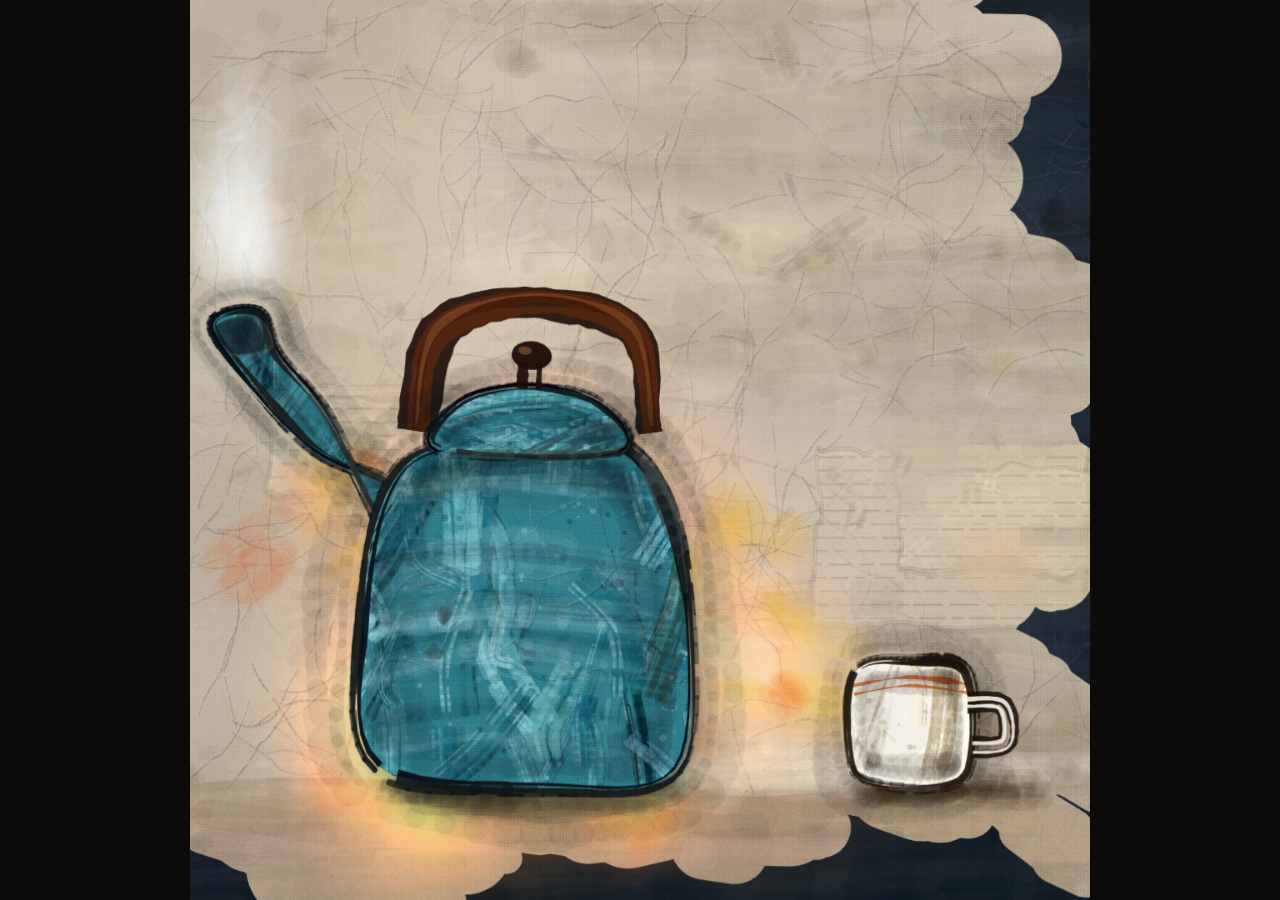
<file: gill-tests/03-kettle-weather.html>
<!DOCTYPE html>
<html lang="en">
<head>
<meta charset="utf-8"/>
<meta name="viewport" content="width=device-width,initial-scale=1,viewport-fit=cover"/>
<title>The Kettle Makes Its Own Weather</title>
<style>
  html,body{margin:0;height:100%;background:#0d0b0a;overflow:hidden}
  body{display:flex;align-items:center;justify-content:center}
  canvas{width:min(100vw,100vh);height:min(100vw,100vh);display:block;touch-action:none}
</style>
</head>
<body>
<canvas id="c" width="1080" height="1080"></canvas>
<script>
/* ===========================================================
   PAINT — a small acrylic/mixed-media engine for canvas 2d.
   Every mark is built from bristles with pressure, dry gaps and
   colour drift. Surfaces are baked once into plates; animation
   is transform, reveal and two-plate boil, the way hand-painted
   animation actually moves.
   =========================================================== */
var TAU = Math.PI * 2;

function rnd(seed) {
  var s = (Math.imul(seed | 0, 2654435761) ^ 0x9e3779b9) >>> 0;
  return function () {
    s = (s + 0x6D2B79F5) >>> 0;
    var t = s;
    t = Math.imul(t ^ (t >>> 15), t | 1);
    t ^= t + Math.imul(t ^ (t >>> 7), t | 61);
    return ((t ^ (t >>> 14)) >>> 0) / 4294967296;
  };
}

/* ---- colour ---- */
function hx(h) {
  h = h.replace('#', '');
  return [parseInt(h.slice(0, 2), 16), parseInt(h.slice(2, 4), 16), parseInt(h.slice(4, 6), 16)];
}
function cl(v) { return v < 0 ? 0 : v > 255 ? 255 : v; }
function toHex(a) {
  return '#' + a.map(function (v) { return ('0' + Math.round(cl(v)).toString(16)).slice(-2); }).join('');
}
function mix(a, b, t) {
  var A = hx(a), B = hx(b);
  return toHex([A[0] + (B[0] - A[0]) * t, A[1] + (B[1] - A[1]) * t, A[2] + (B[2] - A[2]) * t]);
}
function rgba(h, a) { var c = hx(h); return 'rgba(' + c[0] + ',' + c[1] + ',' + c[2] + ',' + a + ')'; }
function jit(h, r, amt) {
  var c = hx(h), d = (r() - 0.5) * 2 * amt;
  return toHex([c[0] + d, c[1] + d * (0.55 + r() * 0.6), c[2] + d * (0.3 + r() * 0.7)]);
}

/* ---- plates ---- */
function plate(w, h) {
  var c = document.createElement('canvas');
  c.width = w; c.height = h;
  return { c: c, x: c.getContext('2d'), w: w, h: h };
}

/* ---- geometry ---- */
function crSample(p, n, close) {
  var N = p.length, out = [];
  if (N < 2) return p.slice();
  if (N === 2) {
    for (var k = 0; k <= n; k++) {
      var t = k / n;
      out.push([p[0][0] + (p[1][0] - p[0][0]) * t, p[0][1] + (p[1][1] - p[0][1]) * t]);
    }
    return out;
  }
  var get = function (i) {
    return close ? p[((i % N) + N) % N] : p[i < 0 ? 0 : i > N - 1 ? N - 1 : i];
  };
  var last = close ? N : N - 1;
  for (var i = 0; i < last; i++) {
    var p0 = get(i - 1), p1 = get(i), p2 = get(i + 1), p3 = get(i + 2);
    for (var j = 0; j < n; j++) {
      var u = j / n, u2 = u * u, u3 = u2 * u;
      out.push([
        0.5 * (2 * p1[0] + (-p0[0] + p2[0]) * u + (2 * p0[0] - 5 * p1[0] + 4 * p2[0] - p3[0]) * u2 + (-p0[0] + 3 * p1[0] - 3 * p2[0] + p3[0]) * u3),
        0.5 * (2 * p1[1] + (-p0[1] + p2[1]) * u + (2 * p0[1] - 5 * p1[1] + 4 * p2[1] - p3[1]) * u2 + (-p0[1] + 3 * p1[1] - 3 * p2[1] + p3[1]) * u3)
      ]);
    }
  }
  if (!close) out.push(p[N - 1]);
  return out;
}

function curve(x, p, close) {
  if (p.length < 2) return;
  var sm = crSample(p, 10, close);
  x.moveTo(sm[0][0], sm[0][1]);
  for (var i = 1; i < sm.length; i++) x.lineTo(sm[i][0], sm[i][1]);
  if (close) x.closePath();
}

function blobPts(cx, cy, rx, ry, seed, lumps, amp) {
  var r = rnd(seed), n = lumps || 13, a = amp == null ? 0.13 : amp, pts = [];
  for (var i = 0; i < n; i++) {
    var th = i / n * TAU, k = 1 + (r() - 0.5) * 2 * a;
    pts.push([cx + Math.cos(th) * rx * k, cy + Math.sin(th) * ry * k]);
  }
  return pts;
}

function shrinkPts(pts, k) {
  var cx = 0, cy = 0;
  pts.forEach(function (p) { cx += p[0]; cy += p[1]; });
  cx /= pts.length; cy /= pts.length;
  return pts.map(function (p) { return [cx + (p[0] - cx) * k, cy + (p[1] - cy) * k]; });
}

function movePts(pts, dx, dy) {
  return pts.map(function (p) { return [p[0] + dx, p[1] + dy]; });
}

function rotPts(pts, cx, cy, a) {
  var c = Math.cos(a), s = Math.sin(a);
  return pts.map(function (p) {
    var dx = p[0] - cx, dy = p[1] - cy;
    return [cx + dx * c - dy * s, cy + dx * s + dy * c];
  });
}

/* A torn edge, not a pinking-shear edge. Sampling at a fixed step with a
   uniform random offset makes an even sawtooth, which is the giveaway that a
   shape was generated rather than torn. Here the step length wanders and the
   offset carries a slow drift with the odd deep nick, the way paper fibre
   gives way unevenly. */
function jagPoly(pts, seed, amp, step) {
  var r = rnd(seed), out = [], drift = 0;
  var base = step || 22;
  for (var i = 0; i < pts.length; i++) {
    var a = pts[i], b = pts[(i + 1) % pts.length];
    var L = Math.hypot(b[0] - a[0], b[1] - a[1]);
    if (!L) continue;
    var nx = -(b[1] - a[1]) / L, ny = (b[0] - a[0]) / L;
    var d = 0;
    while (d < L) {
      drift = drift * 0.62 + (r() - 0.5) * amp * 1.1;
      var nick = r() < 0.09 ? (r() - 0.5) * amp * 3.2 : 0;
      var o = drift + nick + (r() - 0.5) * amp * 0.5;
      var t = d / L;
      out.push([a[0] + (b[0] - a[0]) * t + nx * o, a[1] + (b[1] - a[1]) * t + ny * o]);
      d += base * (0.35 + r() * 1.5);
    }
  }
  return out;
}

function partial(pts, f) {
  if (f >= 1) return pts;
  var sm = crSample(pts, 8, false);
  var n = Math.max(2, Math.round(sm.length * Math.max(0.02, f)));
  return sm.slice(0, n);
}

/* ---- the brush ----
   pressure + bristle spread + dry-brush gaps + colour drift. */
function brush(x, pts, o) {
  o = o || {};
  var r = rnd(o.seed == null ? 11 : o.seed);
  var sm = o.raw ? pts : crSample(pts, o.dens || 8, !!o.close);
  if (sm.length < 2) return;
  var nb = o.bristles == null ? 4 : o.bristles;
  var W = o.w == null ? 10 : o.w;
  var A = o.alpha == null ? 0.9 : o.alpha;
  var col = o.col || '#1A1A1A';
  x.lineCap = 'round'; x.lineJoin = 'round';
  for (var b = 0; b < nb; b++) {
    var off = nb === 1 ? (r() - 0.5) * W * 0.12 : (b / (nb - 1) - 0.5) * W * (o.spread == null ? 0.92 : o.spread);
    var ph = r() * TAU, ph2 = r() * TAU;
    /* arc modulation: a closed outline of even weight all the way round is the
       sticker die-cut tell. Real drawn contours swell where the hand pressed
       and vanish where it lifted, so weight rides a slow wave along the path
       and drops out entirely in the troughs. */
    var arcPh = r() * TAU, arcPh2 = r() * TAU, arcF = 1.3 + r() * 1.7;
    var bw = (W / Math.max(1, nb)) * (o.thick == null ? 1.5 : o.thick) * (0.72 + r() * 0.56);
    var bcol = o.vary ? jit(col, r, o.vary) : col;
    /* dry-brush skips are run-lengths in real distance, not a per-sample coin
       flip: a coin flip at the sampling step turns every stroke into a regular
       dash pattern, which reads as digital hatching rather than a loaded
       bristle losing contact with the tooth of the canvas. */
    var dry = o.dry || 0;
    var runLeft = dry ? (6 + r() * 26) / Math.max(0.2, dry) : Infinity;
    var inGap = false;
    var prev = null, skip = false, run = 0, band = [], bands = [];
    for (var i = 0; i < sm.length; i++) {
      if (i) run += Math.hypot(sm[i][0] - sm[i - 1][0], sm[i][1] - sm[i - 1][1]);
      var p = sm[i];
      var q = sm[Math.min(sm.length - 1, i + 1)], pp = sm[Math.max(0, i - 1)];
      var nx = -(q[1] - pp[1]), ny = q[0] - pp[0];
      var L = Math.hypot(nx, ny) || 1; nx /= L; ny /= L;
      /* Wobble and pressure ride travelled distance, not sample index. Keyed
         to the index they beat at a period set by the sampling density, so a
         long stroke came out banded into even segments like a bamboo cane. */
      var wig = Math.sin(run * 0.024 + ph) * W * 0.05 + Math.sin(run * 0.0065 + ph2) * W * 0.1;
      var xx = p[0] + nx * (off + wig), yy = p[1] + ny * (off + wig);
      var u = i / (sm.length - 1);
      var press = 1;
      if (o.taper) press = Math.pow(Math.sin(Math.PI * u), o.taper === true ? 0.42 : o.taper);
      press *= 0.68 + 0.22 * Math.sin(run * 0.031 + ph) + 0.24 * r();
      if (o.arc) {
        var av = 0.62 * Math.sin(u * TAU * arcF + arcPh) + 0.38 * Math.sin(u * TAU * arcF * 2.3 + arcPh2);
        press *= Math.max(0, 0.55 + (o.arc === true ? 0.85 : o.arc) * av);
      }
      if (dry && prev) {
        runLeft -= Math.hypot(xx - prev[0], yy - prev[1]);
        if (runLeft <= 0) {
          inGap = !inGap;
          runLeft = inGap ? (2 + r() * 9) * dry * 2.4 : (6 + r() * 26) / Math.max(0.2, dry);
        }
        skip = inGap;
      }
      /* Ribbon mode collects the bristle into one filled band and lays it
         down once. Stroking every segment separately at part alpha stacks
         the overlaps and scallops the round caps, so a solid form like a
         cane came out as a chain of translucent beads. Scumble and wash
         still want the stacking, so they keep the segment-by-segment path. */
      if (o.ribbon) {
        if (skip || press <= 0.06) { if (band.length > 1) bands.push(band); band = []; }
        else band.push([xx, yy, Math.max(0.5, bw * press) / 2]);
      } else if (prev && !skip && press > 0.06) {
        x.beginPath();
        x.moveTo(prev[0], prev[1]); x.lineTo(xx, yy);
        x.strokeStyle = bcol;
        x.globalAlpha = o.solid ? A : A * (0.6 + 0.4 * r()) * (o.fade ? Math.max(0.12, press) : 1);
        x.lineWidth = Math.max(0.5, bw * press);
        x.stroke();
      }
      prev = [xx, yy];
    }
    if (o.ribbon) {
      if (band.length > 1) bands.push(band);
      x.globalAlpha = A;
      x.fillStyle = bcol;
      for (var bi = 0; bi < bands.length; bi++) ribbon(x, bands[bi]);
    }
  }
  x.globalAlpha = 1;
}

/* fill a band of [x, y, halfWidth] as one closed shape */
function ribbon(x, band) {
  var n = band.length, left = [], right = [], i, a, b, nx, ny, L;
  for (i = 0; i < n; i++) {
    a = band[Math.max(0, i - 1)]; b = band[Math.min(n - 1, i + 1)];
    nx = -(b[1] - a[1]); ny = b[0] - a[0];
    L = Math.hypot(nx, ny) || 1; nx /= L; ny /= L;
    left.push([band[i][0] + nx * band[i][2], band[i][1] + ny * band[i][2]]);
    right.push([band[i][0] - nx * band[i][2], band[i][1] - ny * band[i][2]]);
  }
  x.beginPath();
  x.moveTo(left[0][0], left[0][1]);
  for (i = 1; i < n; i++) x.lineTo(left[i][0], left[i][1]);
  for (i = n - 1; i >= 0; i--) x.lineTo(right[i][0], right[i][1]);
  x.closePath();
  x.fill();
}

/* ---- grain: canvas tooth, composited with overlay ---- */
function grainPlate(W, H, seed, amt, weave) {
  var p = plate(W, H), im = p.x.createImageData(W, H), d = im.data, r = rnd(seed);
  for (var y = 0; y < H; y++) {
    var wy = weave ? Math.sin(y * 1.93) : 0;
    for (var x = 0; x < W; x++) {
      var i = (y * W + x) * 4;
      var v = (r() - 0.5) * 2;
      if (weave) v += 0.42 * (Math.sin(x * 1.71) + wy);
      var g = 128 + v * amt;
      d[i] = d[i + 1] = d[i + 2] = g < 0 ? 0 : g > 255 ? 255 : g;
      d[i + 3] = 255;
    }
  }
  p.x.putImageData(im, 0, 0);
  return p;
}

function applyGrain(x, g, a, W, H) {
  x.save();
  x.globalCompositeOperation = 'overlay';
  x.globalAlpha = a;
  x.drawImage(g.c, 0, 0, W, H);
  x.restore();
}

/* ---- crumpled tissue / crackle, as a reusable transparent plate ---- */
function crazePlate(W, H, o) {
  o = o || {};
  var p = plate(W, H), x = p.x, r = rnd(o.seed || 3);
  var facets = o.facets == null ? 130 : o.facets;
  for (var i = 0; i < facets; i++) {
    var cx = r() * W, cy = r() * H, n = 4 + (r() * 3 | 0), rad = 9 + r() * 34, pts = [];
    for (var k = 0; k < n; k++) {
      var a = k / n * TAU;
      pts.push([cx + Math.cos(a) * rad * (0.45 + r() * 0.9), cy + Math.sin(a) * rad * (0.45 + r() * 0.9)]);
    }
    x.beginPath(); curve(x, pts, true);
    x.fillStyle = r() < 0.5 ? 'rgba(255,255,255,0.028)' : 'rgba(0,0,0,0.05)';
    x.fill();
  }
  var lines = o.lines == null ? 300 : o.lines;
  for (var j = 0; j < lines; j++) {
    var px = r() * W, py = r() * H, ang = r() * TAU, ps = [[px, py]];
    var segs = 3 + (r() * 7 | 0);
    for (var s = 0; s < segs; s++) {
      ang += (r() - 0.5) * 1.15;
      var Ln = 12 + r() * 48;
      px += Math.cos(ang) * Ln; py += Math.sin(ang) * Ln;
      ps.push([px, py]);
    }
    var sd = (r() * 1e6) | 0;
    brush(x, ps.map(function (q) { return [q[0] - 1.5, q[1] - 1.6]; }),
      { col: '#ffffff', w: 1.5, alpha: 0.13, bristles: 1, seed: sd + 1, dens: 4, dry: 0.3 });
    brush(x, ps, { col: '#000000', w: 1.7, alpha: 0.14 + r() * 0.1, bristles: 1, seed: sd, dens: 4, dry: 0.16 });
  }
  return p;
}

/* draw a texture plate through a shape */
function textureThrough(x, tex, pathFn, a, dx, dy) {
  x.save();
  x.beginPath(); pathFn(x); x.clip();
  x.globalAlpha = a == null ? 0.85 : a;
  x.drawImage(tex.c, dx || 0, dy || 0);
  x.restore();
  x.globalAlpha = 1;
}

/* ---- scrubbed, trowelled ground ---- */
function ground(x, W, H, o) {
  var r = rnd(o.seed || 1);
  x.fillStyle = o.base; x.fillRect(0, 0, W, H);
  var tints = o.tints || [o.base];
  var i, g, cx, cy, rad;
  for (i = 0; i < (o.mottle == null ? 110 : o.mottle); i++) {
    cx = r() * W; cy = r() * H; rad = 50 + r() * 230;
    g = x.createRadialGradient(cx, cy, 0, cx, cy, rad);
    var col = tints[(r() * tints.length) | 0];
    g.addColorStop(0, rgba(col, 0.08 + r() * 0.13));
    g.addColorStop(1, rgba(col, 0));
    x.fillStyle = g;
    x.fillRect(cx - rad, cy - rad, rad * 2, rad * 2);
  }
  var vert = !!o.vertical;
  for (i = 0; i < (o.sweeps == null ? 90 : o.sweeps); i++) {
    var len = (vert ? H : W) * (0.3 + r() * 0.8);
    var sx = r() * W * 1.1 - W * 0.05, sy = r() * H * 1.1 - H * 0.05;
    var drift = (r() - 0.5) * 180;
    var pts = vert
      ? [[sx, sy], [sx + drift * 0.3, sy + len * 0.4], [sx + drift, sy + len]]
      : [[sx, sy], [sx + len * 0.4, sy + drift * 0.3], [sx + len, sy + drift]];
    /* No dry gaps on a sweep this wide. The ink runs come out a similar
       length across every bristle, so ninety of them tile the whole ground
       into rows of little lozenges — the pattern reads as machine hatching
       and it prints straight through anything translucent laid over it. */
    brush(x, pts, {
      col: jit(tints[(r() * tints.length) | 0], r, o.drift == null ? 26 : o.drift),
      w: 18 + r() * 64, alpha: 0.04 + r() * 0.1, bristles: 4,
      seed: (r() * 1e6) | 0, dens: 6, spread: 0.6, thick: 2.6, taper: 0.85
    });
  }
  /* Broken touches instead, each its own short mark, so the break is in where
     they fall rather than in a rhythm along a stroke. */
  for (i = 0; i < (o.mottle == null ? 60 : o.mottle); i++) {
    var tx = r() * W, ty = r() * H, ta = r() * TAU;
    var tL = 10 + Math.pow(r(), 2) * 150;
    brush(x, [[tx, ty], [tx + Math.cos(ta) * tL, ty + Math.sin(ta) * tL]], {
      col: jit(tints[(r() * tints.length) | 0], r, o.drift == null ? 26 : o.drift),
      w: 6 + r() * 42, alpha: 0.035 + r() * 0.1, bristles: 4,
      seed: (r() * 1e6) | 0, dens: 5, taper: 0.9, spread: 0.6, thick: 2.6
    });
  }
  for (i = 0; i < (o.scrape == null ? 40 : o.scrape); i++) {
    var ax = r() * W, ay = r() * H, aa = (vert ? Math.PI / 2 : 0) + (r() - 0.5) * 0.7, aL = 60 + r() * 260;
    brush(x, [[ax, ay], [ax + Math.cos(aa) * aL, ay + Math.sin(aa) * aL]], {
      col: r() < 0.5 ? o.light || '#ffffff' : o.dark || '#4a4038',
      w: 5 + r() * 16, alpha: 0.05 + r() * 0.1, bristles: 3,
      seed: (r() * 1e6) | 0, dens: 5, taper: 0.9, arc: 0.7
    });
  }
  if (o.vignette !== false) {
    g = x.createRadialGradient(W * 0.5, H * 0.48, W * 0.22, W * 0.5, H * 0.5, W * 0.78);
    g.addColorStop(0, 'rgba(0,0,0,0)');
    g.addColorStop(1, rgba(o.dark || '#2B2B2B', o.vignette || 0.2));
    x.fillStyle = g; x.fillRect(0, 0, W, H);
  }
}

/* ---- edges: fuzzy charcoal envelope + drawn outline ---- */
function envelope(x, pts, o) {
  o = o || {};
  var col = o.col || '#1A1A1A', close = o.close !== false;
  var w = o.w == null ? 12 : o.w;
  /* the halo is a blurred fill, not a stroke: a form sinking into the ground
     rather than a ring drawn around a sticker. Body paint covers it after. */
  var halos = o.halo == null ? 2 : o.halo;
  for (var i = 0; i < halos; i++) {
    x.save();
    x.shadowColor = rgba(o.haloCol || col, (o.haloA == null ? 0.4 : o.haloA) / (1 + i));
    x.shadowBlur = (o.blur == null ? 26 : o.blur) * (1 + i * 1.6);
    x.shadowOffsetX = (o.hox || 0) * (1 + i);
    x.shadowOffsetY = (o.hoy || 0) * (1 + i);
    x.beginPath(); curve(x, pts, true);
    x.fillStyle = rgba(o.fillCol || col, 0.9);
    x.fill();
    x.restore();
  }
  for (var k = 0; k < (o.passes || 3); k++) {
    brush(x, k ? movePts(pts, (k % 2 ? 1.6 : -1.4), (k % 2 ? -1.2 : 1.8)) : pts, {
      col: k === 2 ? mix(col, '#ffffff', 0.18) : col,
      w: w * (k === 0 ? 1 : k === 1 ? 0.7 : 0.4),
      alpha: k === 0 ? 0.88 : 0.5, bristles: k === 0 ? 4 : 2,
      close: close, seed: (o.seed || 5) + k * 7 + 1, dens: 9, dry: k ? 0.25 : 0.06, vary: 14,
      arc: o.arc == null ? 0.7 : o.arc
    });
  }
}

/* ---- charcoal contour ----
   The contour is one dark line, not a bundle. Running brush() with four
   spread bristles and dry gaps gives each bristle its own phase, so the
   outline comes out as four parallel dashed tracks: stitching round a patch,
   which is the die-cut tell. So: a soft dark bleed either side, then a single
   continuous core whose weight rides the arc wave, then a short overdrawn
   passage or two where the hand went back over the line. */
function contour(x, pts, o) {
  o = o || {};
  var col = o.col || '#141210', W = o.w == null ? 17 : o.w;
  var close = o.close !== false, seed = o.seed == null ? 5 : o.seed;
  var r = rnd(seed + 991);
  var sm = crSample(pts, 7, close);
  /* the bleed: wide, faint, no gaps, so the line has soot around it */
  for (var b = 0; b < 2; b++) {
    brush(x, movePts(sm, (r() - 0.5) * 3, (r() - 0.5) * 3), {
      col: col, w: W * (2.1 + b * 1.5), alpha: 0.1 - b * 0.035, bristles: 2,
      close: close, seed: seed + 40 + b, raw: true, spread: 1.2, thick: 1.1
    });
  }
  /* the core: continuous, weight-varied, drawn once */
  brush(x, sm, {
    col: col, w: W, alpha: o.alpha == null ? 0.93 : o.alpha, bristles: 2,
    close: close, seed: seed + 1, raw: true, vary: o.vary == null ? 16 : o.vary,
    spread: 0.3, thick: 1.3, arc: o.arc == null ? 0.42 : o.arc, ribbon: true
  });
  /* going back over it: a couple of short passages, heavier, slightly off */
  var goes = o.goes == null ? 3 : o.goes;
  for (var g = 0; g < goes; g++) {
    var i0 = (r() * sm.length) | 0;
    var len = Math.max(6, (sm.length * (0.09 + r() * 0.17)) | 0);
    var seg = [];
    for (var k = 0; k < len; k++) seg.push(sm[(i0 + k) % sm.length]);
    if (!close && i0 + len > sm.length) continue;
    brush(x, movePts(seg, (r() - 0.5) * 5, (r() - 0.5) * 5), {
      col: r() < 0.3 ? mix(col, '#ffffff', 0.2) : col,
      w: W * (0.62 + r() * 0.6), alpha: 0.5 + r() * 0.3, bristles: 1,
      close: false, seed: (r() * 1e6) | 0, raw: true, taper: 0.7, thick: 1.2
    });
  }
}

/* pale second rim so a form lifts off the ground */
function rim(x, pts, o) {
  o = o || {};
  brush(x, shrinkPts(pts, o.k == null ? 1.075 : o.k), {
    col: o.col || '#F5F0E6', w: o.w || 16, alpha: o.alpha == null ? 0.3 : o.alpha,
    bristles: 4, close: true, seed: o.seed || 77, dens: 8, dry: 0.3,
    arc: o.arc == null ? 1.1 : o.arc, vary: 12
  });
}

/* ---- impasto body: knife strokes with ridge light ---- */
function impasto(x, pathFn, o) {
  var r = rnd(o.seed || 9);
  x.save();
  x.beginPath(); pathFn(x); x.clip();
  var bb = o.bb;
  x.fillStyle = o.base; x.fillRect(bb[0], bb[1], bb[2], bb[3]);
  if (o.grad) {
    var g = x.createLinearGradient(o.grad[0], o.grad[1], o.grad[2], o.grad[3]);
    g.addColorStop(0, rgba(o.grad[4], o.grad[6] == null ? 0.95 : o.grad[6]));
    g.addColorStop(1, rgba(o.grad[5], 0));
    x.fillStyle = g; x.fillRect(bb[0], bb[1], bb[2], bb[3]);
  }
  var n = o.n == null ? 26 : o.n;
  var ang = o.angle == null ? -0.5 : o.angle;
  var diag = Math.hypot(bb[2], bb[3]);
  for (var i = 0; i < n; i++) {
    var cx = bb[0] + r() * bb[2], cy = bb[1] + r() * bb[3];
    var a = ang + (r() - 0.5) * (o.spreadA == null ? 0.6 : o.spreadA);
    var L = diag * (0.25 + r() * 0.55) * (o.len == null ? 1 : o.len);
    var p0 = [cx - Math.cos(a) * L / 2, cy - Math.sin(a) * L / 2];
    var p1 = [cx + Math.cos(a) * L / 2 + (r() - 0.5) * 40, cy + Math.sin(a) * L / 2 + (r() - 0.5) * 40];
    var mid = [(p0[0] + p1[0]) / 2 + (r() - 0.5) * 50, (p0[1] + p1[1]) / 2 + (r() - 0.5) * 50];
    var pth = [p0, mid, p1];
    var w = (o.kw == null ? 34 : o.kw) * (0.5 + r());
    var body = jit(r() < 0.5 ? o.base : (o.cols || [o.base])[(r() * (o.cols || [o.base]).length) | 0], r, o.drift == null ? 22 : o.drift);
    var nx = -Math.sin(a), ny = Math.cos(a);
    brush(x, movePts(pth, nx * w * 0.42, ny * w * 0.42), {
      col: o.shade || mix(o.base, '#1A1A1A', 0.42), w: w * 0.34, alpha: 0.2 + r() * 0.2,
      bristles: 2, seed: (r() * 1e6) | 0, dens: 6, dry: 0.3
    });
    brush(x, pth, { col: body, w: w, alpha: 0.45 + r() * 0.45, bristles: 4 + (r() * 3 | 0), seed: (r() * 1e6) | 0, dens: 6, dry: 0.16, spread: 1 });
    brush(x, movePts(pth, -nx * w * 0.36, -ny * w * 0.36), {
      col: o.lit || mix(o.base, '#ffffff', 0.45), w: w * 0.24, alpha: 0.18 + r() * 0.26,
      bristles: 2, seed: (r() * 1e6) | 0, dens: 6, dry: 0.42
    });
  }
  /* Crumpled-tissue creases: the surface signature of the collaged refs. Each
     crease is a valley line with a lit ridge riding one side, so the mass
     reads as skinned in something folded rather than tinted flat. */
  if (o.crease) {
    for (var c = 0; c < o.crease; c++) {
      var ax = bb[0] + r() * bb[2], ay = bb[1] + r() * bb[3];
      var ca = r() * TAU, cl = 12 + r() * Math.min(64, diag * 0.2);
      var seg = 1 + (r() * 2 | 0), cp = [[ax, ay]];
      for (var q2 = 0; q2 < seg; q2++) {
        ca += (r() - 0.5) * 0.7;
        var last = cp[cp.length - 1];
        cp.push([last[0] + Math.cos(ca) * cl / seg, last[1] + Math.sin(ca) * cl / seg]);
      }
      var cn = rnd((r() * 1e6) | 0);
      brush(x, cp, {
        col: o.shade || mix(o.base, '#1A1A1A', 0.42), w: 1.1 + r() * 1.7,
        alpha: 0.05 + r() * 0.1, bristles: 1, taper: 0.8, raw: true,
        seed: (cn() * 1e6) | 0, dens: 4
      });
      brush(x, movePts(cp, 1 + r() * 1.5, -0.9 - r() * 1.5), {
        col: o.lit || mix(o.base, '#ffffff', 0.5), w: 1 + r() * 1.5,
        alpha: 0.05 + r() * 0.1, bristles: 1, taper: 0.8, raw: true,
        seed: (cn() * 1e6) | 0, dens: 4
      });
    }
  }
  if (o.stipple) {
    for (var s = 0; s < o.stipple; s++) {
      var sx2 = bb[0] + r() * bb[2], sy2 = bb[1] + r() * bb[3], rr = 1 + r() * 3.4;
      x.beginPath(); x.arc(sx2, sy2, rr, 0, TAU);
      x.fillStyle = rgba(r() < 0.5 ? (o.lit || '#ffffff') : (o.shade || '#1A1A1A'), 0.1 + r() * 0.3);
      x.fill();
    }
  }
  x.restore();
}

/* ---- watercolour body with a wet edge ---- */
function wash(x, pts, o) {
  o = o || {};
  var col = o.col || '#D13478', r = rnd(o.seed || 21);
  for (var i = 0; i < (o.layers || 5); i++) {
    var k = 1 - i * 0.07;
    x.save();
    x.beginPath(); curve(x, shrinkPts(movePts(pts, (r() - 0.5) * 9, (r() - 0.5) * 9), k), true);
    x.fillStyle = rgba(i === 0 ? mix(col, '#ffffff', 0.35) : col, o.alpha == null ? 0.12 : o.alpha);
    x.fill();
    x.restore();
  }
  if (o.edge !== 0) {
    brush(x, pts, { col: mix(col, '#1A1A1A', 0.25), w: o.edge || 9, alpha: 0.28, bristles: 3, close: true, seed: (o.seed || 21) + 4, dens: 9, dry: 0.35 });
  }
  if (o.bleed) {
    for (var b = 0; b < o.bleed; b++) {
      var p = pts[(r() * pts.length) | 0];
      var a = r() * TAU, L = 12 + r() * 46;
      brush(x, [[p[0], p[1]], [p[0] + Math.cos(a) * L, p[1] + Math.sin(a) * L]], {
        col: col, w: 4 + r() * 12, alpha: 0.1 + r() * 0.16, bristles: 2, taper: 0.6, seed: (r() * 1e6) | 0, dens: 5
      });
    }
  }
}

/* ---- drips kept on purpose ---- */
function drip(x, x0, y0, len, w, col, seed) {
  var r = rnd(seed), pts = [[x0, y0]], cx = x0;
  for (var i = 1; i <= 6; i++) {
    cx += (r() - 0.5) * w * 0.5;
    pts.push([cx, y0 + len * i / 6]);
  }
  brush(x, pts, { col: col, w: w, alpha: 0.6, bristles: 2, taper: 0.55, seed: seed, dens: 6, dry: 0.12 });
  var end = pts[6];
  x.beginPath(); x.arc(end[0], end[1], w * 0.6, 0, TAU);
  x.fillStyle = rgba(col, 0.78); x.fill();
  x.beginPath(); x.arc(end[0] - w * 0.18, end[1] - w * 0.2, w * 0.2, 0, TAU);
  x.fillStyle = rgba('#ffffff', 0.22); x.fill();
}

function spatter(x, cx, cy, rad, count, col, seed, size) {
  var r = rnd(seed);
  for (var i = 0; i < count; i++) {
    var a = r() * TAU, d = Math.pow(r(), 0.6) * rad;
    var s = (size || 3) * (0.3 + r() * 1.4);
    x.beginPath();
    x.ellipse(cx + Math.cos(a) * d, cy + Math.sin(a) * d, s, s * (0.6 + r() * 0.8), a, 0, TAU);
    x.fillStyle = rgba(col, 0.2 + r() * 0.6);
    x.fill();
  }
}

/* ---- sgraffito: scratched back into wet paint ---- */
function scratch(x, pts, o) {
  o = o || {};
  brush(x, pts, { col: o.col || '#F5F0E6', w: o.w || 3, alpha: o.alpha == null ? 0.38 : o.alpha, bristles: 1, close: o.close, seed: o.seed || 33, dens: 8, dry: 0.3 });
  brush(x, movePts(pts, 2.2, 2.4), { col: o.dark || '#000000', w: (o.w || 3) * 0.8, alpha: 0.22, bristles: 1, close: o.close, seed: (o.seed || 33) + 1, dens: 8, dry: 0.4 });
}

/* ---- collage: torn paper, optionally printed ---- */
function paperPatch(x, poly, o) {
  o = o || {};
  var seed = o.seed || 17, r = rnd(seed);
  var jag = jagPoly(poly, seed, o.amp == null ? 6 : o.amp, o.step || 20);
  var path = function (c) { curve(c, jag, true); };
  x.save();
  x.beginPath(); curve(x, movePts(jag, 5, 7), true);
  x.fillStyle = rgba(o.shadow || '#1A1A1A', o.shadowA == null ? 0.22 : o.shadowA);
  x.fill();
  x.restore();
  x.save();
  x.beginPath(); path(x); x.clip();
  var bb = o.bb;
  x.fillStyle = o.col || '#f8f1e0';
  x.fillRect(bb[0], bb[1], bb[2], bb[3]);
  for (var i = 0; i < (o.fibre == null ? 60 : o.fibre); i++) {
    var fx = bb[0] + r() * bb[2], fy = bb[1] + r() * bb[3], fa = r() * TAU, fl = 10 + r() * 70;
    brush(x, [[fx, fy], [fx + Math.cos(fa) * fl, fy + Math.sin(fa) * fl]], {
      col: r() < 0.5 ? mix(o.col || '#f8f1e0', '#ffffff', 0.5) : mix(o.col || '#f8f1e0', '#8a7f6f', 0.35),
      w: 2 + r() * 7, alpha: 0.1 + r() * 0.18, bristles: 2, seed: (r() * 1e6) | 0, dens: 4, dry: 0.4
    });
  }
  if (o.print) {
    var lh = o.print.lh || 13;
    for (var y = bb[1] + 6; y < bb[1] + bb[3]; y += lh) {
      if (r() < 0.12) continue;
      var cx = bb[0] + 4 + r() * 12;
      var right = bb[0] + bb[2] - (4 + r() * 40);
      while (cx < right) {
        var wl = 8 + r() * 34;
        x.fillStyle = rgba(o.print.col || '#2B2B2B', 0.16 + r() * 0.2);
        x.fillRect(cx, y, Math.min(wl, right - cx), o.print.h || 3.2);
        cx += wl + 4 + r() * 7;
      }
    }
    if (o.print.figs) {
      for (var f = 0; f < o.print.figs; f++) {
        var gx = bb[0] + r() * bb[2], gy = bb[1] + r() * bb[3];
        x.fillStyle = rgba(o.print.col || '#2B2B2B', 0.1 + r() * 0.12);
        x.fillRect(gx, gy, 30 + r() * 60, 18 + r() * 40);
      }
    }
  }
  if (o.tex) x.drawImage(o.tex.c, o.texDx || 0, o.texDy || 0);
  x.restore();
  if (o.edge !== false) {
    brush(x, jag, {
      col: o.edgeCol || mix(o.col || '#f8f1e0', '#6b6055', 0.5), w: o.edgeW || 4.5,
      alpha: 0.4, bristles: 2, close: true, seed: seed + 3, dens: 8, dry: 0.3
    });
  }
  return jag;
}

/* ---- gold / bronze relief bead: jewellery for ordinary objects ---- */
function bead(x, pts, o) {
  o = o || {};
  var w = o.w || 10, close = !!o.close, sd = o.seed || 41;
  var dry = o.dry == null ? 0.08 : o.dry, a = o.alpha == null ? 1 : o.alpha;
  brush(x, movePts(pts, w * 0.3, w * 0.36), { col: o.dark || '#6b4a12', w: w * 1.05, alpha: 0.75 * a, bristles: 3, close: close, seed: sd + 1, dens: 10, dry: dry });
  brush(x, pts, { col: o.col || '#C9A227', w: w, alpha: 0.95 * a, bristles: 3, close: close, seed: sd, dens: 10, vary: 34, dry: dry + 0.06 });
  brush(x, movePts(pts, -w * 0.22, -w * 0.28), { col: o.light || '#F7E7A8', w: w * 0.36, alpha: 0.65 * a, bristles: 1, close: close, seed: sd + 2, dens: 10, dry: 0.35 + dry });
}

/* ---- reveal: paint the thing on, in stroke order, brushy edge.
   Finished strokes are kept in a mask plate so a frame only ever
   draws the stroke currently under the brush. Deterministic: asking
   for an earlier progress rebuilds from nothing. ---- */
function Reveal(W, H, strokes) {
  this.m = plate(W, H);
  this.k = 0;
  this.strokes = strokes;
}
Reveal.prototype.mask = function (p) {
  var n = this.strokes.length, upto = p * n, done = Math.floor(upto);
  if (done < this.k) { this.m.x.clearRect(0, 0, this.m.w, this.m.h); this.k = 0; }
  while (this.k < done) {
    var s = this.strokes[this.k];
    brush(this.m.x, s.pts, { col: '#ffffff', w: s.w, alpha: 1, solid: true, bristles: 6, thick: 2.5, seed: this.k * 17 + 3, dens: 6, spread: 0.94, close: s.close });
    this.k++;
  }
  return {
    plate: this.m,
    cur: done < n ? this.strokes[done] : null,
    f: upto - done,
    i: done
  };
};

/* ===========================================================
   HAND — a single-stroke alphabet, drawn with the same brush.
   Boxes are 0..1 tall: cap top 0, x-height 0.36, baseline 0.86,
   descender 1.08. Widths in units of size.
   =========================================================== */
var GLY = {
  ' ': { w: 0.34, s: [] },
  a: { w: 0.58, s: [[[.46,.46],[.34,.37],[.14,.44],[.09,.64],[.2,.83],[.38,.8],[.47,.66]], [[.47,.4],[.48,.82]]] },
  b: { w: 0.56, s: [[[.1,.02],[.11,.83]], [[.11,.52],[.26,.39],[.44,.5],[.45,.68],[.3,.84],[.12,.76]]] },
  c: { w: 0.54, s: [[[.47,.45],[.32,.36],[.13,.45],[.1,.65],[.22,.83],[.45,.78]]] },
  d: { w: 0.57, s: [[[.47,.02],[.48,.83]], [[.47,.47],[.32,.36],[.12,.47],[.1,.67],[.24,.84],[.46,.75]]] },
  e: { w: 0.55, s: [[[.1,.62],[.46,.57],[.41,.42],[.24,.36],[.1,.5],[.11,.7],[.27,.84],[.46,.77]]] },
  f: { w: 0.44, s: [[[.44,.07],[.29,.03],[.21,.2],[.22,.86]], [[.06,.4],[.44,.36]]] },
  g: { w: 0.57, s: [[[.46,.46],[.34,.37],[.14,.44],[.09,.64],[.2,.83],[.38,.8],[.47,.66]], [[.47,.4],[.47,.93],[.36,1.07],[.16,1.02]]] },
  h: { w: 0.57, s: [[[.1,.02],[.11,.84]], [[.11,.53],[.27,.38],[.45,.5],[.46,.84]]] },
  i: { w: 0.3, s: [[[.15,.38],[.16,.84]], [[.15,.17],[.16,.21]]] },
  j: { w: 0.36, s: [[[.22,.38],[.23,.93],[.14,1.06],[.03,1.0]], [[.22,.17],[.23,.21]]] },
  k: { w: 0.55, s: [[[.1,.02],[.11,.84]], [[.46,.39],[.12,.65]], [[.22,.57],[.47,.84]]] },
  l: { w: 0.32, s: [[[.14,.02],[.17,.73],[.3,.84]]] },
  m: { w: 0.82, s: [[[.08,.39],[.09,.84]], [[.09,.51],[.22,.38],[.34,.51],[.35,.84]], [[.35,.51],[.49,.38],[.63,.51],[.64,.84]]] },
  n: { w: 0.57, s: [[[.1,.39],[.11,.84]], [[.11,.51],[.26,.37],[.44,.49],[.45,.84]]] },
  o: { w: 0.58, s: [[[.28,.36],[.11,.49],[.1,.7],[.28,.84],[.46,.71],[.46,.49],[.28,.36]]] },
  p: { w: 0.57, s: [[[.1,.38],[.08,1.07]], [[.09,.52],[.25,.37],[.45,.49],[.44,.71],[.26,.83],[.1,.75]]] },
  q: { w: 0.57, s: [[[.45,.46],[.32,.37],[.13,.45],[.1,.65],[.22,.83],[.4,.79]], [[.46,.4],[.46,1.06],[.57,1.1]]] },
  r: { w: 0.46, s: [[[.12,.39],[.13,.84]], [[.13,.55],[.26,.39],[.44,.37]]] },
  s: { w: 0.5, s: [[[.43,.41],[.25,.34],[.13,.43],[.21,.57],[.39,.63],[.43,.75],[.29,.84],[.11,.79]]] },
  t: { w: 0.45, s: [[[.22,.11],[.23,.71],[.32,.83],[.44,.79]], [[.07,.38],[.42,.36]]] },
  u: { w: 0.57, s: [[[.1,.37],[.11,.71],[.24,.84],[.42,.73],[.44,.37]], [[.44,.62],[.45,.84]]] },
  v: { w: 0.54, s: [[[.08,.37],[.26,.84],[.46,.37]]] },
  w: { w: 0.78, s: [[[.06,.37],[.19,.84],[.32,.47],[.44,.84],[.58,.37]]] },
  x: { w: 0.54, s: [[[.08,.37],[.46,.84]], [[.46,.37],[.08,.84]]] },
  y: { w: 0.55, s: [[[.08,.37],[.27,.81]], [[.48,.37],[.32,.87],[.2,1.07],[.06,1.03]]] },
  z: { w: 0.52, s: [[[.08,.39],[.45,.37],[.1,.83],[.47,.81]]] },
  A: { w: 0.62, s: [[[.03,.85],[.27,.03],[.52,.85]], [[.13,.59],[.42,.57]]] },
  B: { w: 0.58, s: [[[.1,.03],[.11,.85]], [[.11,.04],[.35,.09],[.37,.36],[.12,.44]], [[.12,.44],[.42,.52],[.44,.78],[.11,.85]]] },
  C: { w: 0.6, s: [[[.5,.13],[.3,.03],[.11,.21],[.1,.66],[.28,.85],[.52,.78]]] },
  D: { w: 0.62, s: [[[.1,.03],[.11,.85]], [[.11,.04],[.4,.14],[.44,.6],[.32,.84],[.11,.85]]] },
  E: { w: 0.56, s: [[[.46,.05],[.1,.04],[.11,.85],[.48,.83]], [[.11,.44],[.38,.42]]] },
  F: { w: 0.52, s: [[[.1,.85],[.09,.04],[.46,.06]], [[.1,.44],[.36,.42]]] },
  G: { w: 0.64, s: [[[.5,.13],[.3,.03],[.11,.21],[.1,.66],[.3,.85],[.5,.74],[.48,.5],[.32,.5]]] },
  H: { w: 0.6, s: [[[.08,.03],[.09,.85]], [[.46,.03],[.47,.85]], [[.09,.44],[.46,.42]]] },
  I: { w: 0.3, s: [[[.15,.03],[.16,.85]]] },
  J: { w: 0.5, s: [[[.42,.03],[.43,.68],[.3,.85],[.12,.77]]] },
  K: { w: 0.58, s: [[[.1,.03],[.11,.85]], [[.46,.04],[.12,.5]], [[.2,.41],[.5,.85]]] },
  L: { w: 0.52, s: [[[.1,.03],[.11,.84],[.48,.81]]] },
  M: { w: 0.72, s: [[[.06,.85],[.08,.03],[.3,.61],[.52,.03],[.54,.85]]] },
  N: { w: 0.62, s: [[[.08,.85],[.09,.03],[.46,.83],[.47,.04]]] },
  O: { w: 0.64, s: [[[.31,.03],[.11,.25],[.1,.64],[.31,.85],[.51,.64],[.51,.25],[.31,.03]]] },
  P: { w: 0.56, s: [[[.1,.85],[.09,.04],[.38,.11],[.4,.39],[.1,.47]]] },
  Q: { w: 0.66, s: [[[.31,.03],[.11,.25],[.1,.64],[.31,.85],[.51,.64],[.51,.25],[.31,.03]], [[.38,.62],[.56,.92]]] },
  R: { w: 0.58, s: [[[.1,.85],[.09,.04],[.38,.11],[.4,.39],[.1,.47]], [[.16,.47],[.48,.85]]] },
  S: { w: 0.56, s: [[[.48,.13],[.28,.03],[.11,.17],[.19,.41],[.42,.51],[.48,.69],[.3,.85],[.09,.79]]] },
  T: { w: 0.56, s: [[[.03,.05],[.52,.03]], [[.27,.04],[.28,.85]]] },
  U: { w: 0.62, s: [[[.08,.03],[.09,.65],[.28,.85],[.48,.65],[.48,.03]]] },
  V: { w: 0.6, s: [[[.05,.03],[.28,.85],[.52,.03]]] },
  W: { w: 0.82, s: [[[.03,.03],[.17,.85],[.31,.31],[.44,.85],[.6,.03]]] },
  X: { w: 0.58, s: [[[.08,.03],[.48,.85]], [[.48,.03],[.08,.85]]] },
  Y: { w: 0.58, s: [[[.06,.03],[.28,.45],[.5,.03]], [[.28,.45],[.29,.85]]] },
  Z: { w: 0.56, s: [[[.08,.05],[.48,.03],[.1,.83],[.5,.81]]] },
  '0': { w: 0.56, s: [[[.28,.03],[.1,.25],[.1,.64],[.28,.85],[.46,.64],[.46,.25],[.28,.03]]] },
  '1': { w: 0.36, s: [[[.08,.2],[.22,.04],[.23,.85]]] },
  '2': { w: 0.52, s: [[[.09,.18],[.26,.03],[.44,.16],[.36,.42],[.1,.84],[.46,.82]]] },
  '3': { w: 0.52, s: [[[.1,.09],[.3,.03],[.44,.18],[.28,.42],[.46,.58],[.42,.8],[.14,.84]]] },
  '4': { w: 0.54, s: [[[.36,.03],[.07,.6],[.48,.58]], [[.34,.36],[.35,.85]]] },
  '5': { w: 0.52, s: [[[.46,.05],[.13,.04],[.11,.4],[.32,.38],[.46,.56],[.38,.8],[.11,.81]]] },
  '6': { w: 0.54, s: [[[.44,.06],[.2,.16],[.11,.5],[.12,.74],[.32,.85],[.46,.7],[.38,.5],[.14,.52]]] },
  '7': { w: 0.5, s: [[[.06,.05],[.46,.03],[.2,.85]]] },
  '8': { w: 0.54, s: [[[.28,.42],[.12,.3],[.16,.1],[.38,.08],[.42,.3],[.28,.42],[.14,.58],[.16,.79],[.38,.83],[.46,.62],[.28,.42]]] },
  '9': { w: 0.54, s: [[[.44,.44],[.24,.5],[.12,.32],[.2,.1],[.42,.08],[.46,.4],[.36,.85]]] },
  '.': { w: 0.26, s: [[[.1,.82],[.13,.85]]] },
  ',': { w: 0.26, s: [[[.13,.8],[.08,.98]]] },
  '!': { w: 0.26, s: [[[.14,.04],[.12,.62]], [[.11,.8],[.13,.84]]] },
  '?': { w: 0.5, s: [[[.08,.16],[.26,.03],[.42,.16],[.3,.38],[.24,.6]], [[.22,.8],[.24,.84]]] },
  "'": { w: 0.22, s: [[[.12,.04],[.1,.24]]] },
  '-': { w: 0.44, s: [[[.06,.56],[.36,.54]]] },
  ':': { w: 0.24, s: [[[.11,.44],[.13,.47]], [[.11,.76],[.13,.79]]] },
  ';': { w: 0.26, s: [[[.12,.44],[.14,.47]], [[.13,.76],[.08,.94]]] },
  '&': { w: 0.62, s: [[[.48,.85],[.14,.28],[.2,.07],[.38,.1],[.34,.32],[.1,.58],[.14,.8],[.36,.84],[.5,.66]]] },
  '/': { w: 0.44, s: [[[.34,.02],[.06,.86]]] },
  '(': { w: 0.3, s: [[[.24,.02],[.1,.44],[.24,.88]]] },
  ')': { w: 0.3, s: [[[.08,.02],[.22,.44],[.08,.88]]] },
  '"': { w: 0.34, s: [[[.1,.04],[.08,.24]], [[.24,.04],[.22,.24]]] }
};

function textWidth(str, size, tr) {
  var w = 0;
  for (var i = 0; i < str.length; i++) {
    var g = GLY[str[i]] || GLY[' '];
    w += (g.w + (tr == null ? 0.06 : tr)) * size;
  }
  return w;
}

/* handwriting: every stroke gets bristles, wobble and a baseline drift */
function hand(x, str, X, Y, size, o) {
  o = o || {};
  var r = rnd(o.seed == null ? 5 : o.seed);
  var tr = o.track == null ? 0.06 : o.track;
  var cx = X, drift = 0;
  for (var i = 0; i < str.length; i++) {
    var ch = str[i], g = GLY[ch] || GLY[' '];
    drift += (r() - 0.5) * size * 0.035;
    var lean = (o.lean == null ? 0.06 : o.lean) + (r() - 0.5) * 0.05;
    var sc = size * (0.94 + r() * 0.12);
    for (var s = 0; s < g.s.length; s++) {
      var pts = g.s[s].map(function (p) {
        var yy = p[1] * sc;
        return [cx + p[0] * sc + (0.86 - p[1]) * lean * sc + (r() - 0.5) * size * 0.022,
                Y + yy + drift + (r() - 0.5) * size * 0.022];
      });
      brush(x, pts, {
        col: o.col || '#1A1A1A',
        w: (o.w == null ? 0.1 : o.w) * size * (0.8 + r() * 0.5),
        alpha: o.alpha == null ? 0.88 : o.alpha,
        bristles: o.bristles == null ? 2 : o.bristles,
        seed: (r() * 1e6) | 0, dens: 7, dry: o.dry == null ? 0.1 : o.dry,
        taper: o.taper == null ? 0.35 : o.taper, fade: !o.ribbon, vary: 16,
        /* at close-up sizes a lettering stroke has to be one loaded mark; the
           stacked-bristle version reads as hatching once it is 18px wide */
        ribbon: o.ribbon, spread: o.spread
      });
    }
    cx += (g.w + tr) * sc;
  }
  return cx - X;
}
/* ===========================================================
   MOTION — the beat sheet layer.

   PAINT decides how a mark sits. This decides when the picture
   is allowed to change, and it is allowed to change hard: shot
   tables with cut times, a camera that jumps rather than glides,
   a lens that opens the cold pole inside the warm one, marks
   that scatter and then snap to a grid, and overlays struck on
   with the same brush as everything else.

   Rule of the file: nothing here fades. Fades are for the two
   scrubs that close a loop. Everything else cuts.
   =========================================================== */

function clamp01(v) { return v < 0 ? 0 : v > 1 ? 1 : v; }
function ease(p) { p = clamp01(p); return p * p * (3 - 2 * p); }
function easeOut(p) { p = clamp01(p); return 1 - Math.pow(1 - p, 3); }
function easeIn(p) { p = clamp01(p); return p * p * p; }
/* lands past the mark and settles back — a thrown object, not a tween */
function over(p) {
  p = clamp01(p);
  return 1 + Math.pow(p - 1, 3) * (1 + 1.9) + 1.9 * Math.pow(p - 1, 2);
}
function lerp(a, b, p) { return a + (b - a) * p; }
/* two-phase paint boil: the whole square is redrawn on twos */
function boil(t, hz) { return Math.floor(t * (hz || 7.5)) % 2; }
function frameOf(t, hz) { return Math.floor(t * (hz || 12)); }

/* ---- cut tables ----
   keys are [time, value] pairs, ascending. The value in force at u is the
   last one whose time has passed: a hard cut, held until the next. */
function held(u, keys) {
  var v = keys[0][1];
  for (var i = 0; i < keys.length; i++) if (u >= keys[i][0]) v = keys[i][1]; else break;
  return v;
}
/* where we are inside the current held segment, 0..1 */
function heldP(u, keys) {
  var i = 0;
  for (var k = 0; k < keys.length; k++) if (u >= keys[k][0]) i = k; else break;
  var t0 = keys[i][0], t1 = i + 1 < keys.length ? keys[i + 1][0] : t0 + 1;
  return clamp01((u - t0) / Math.max(0.001, t1 - t0));
}
/* alternating 0/1 from t0 at a given cut length: the dual-mode strobe */
function strobe(u, t0, len) { return Math.max(0, Math.floor((u - t0) / len)) % 2; }
/* true for the first `hold` seconds of every `len` window: a punch in */
function punch(u, t0, len, hold) {
  if (u < t0) return false;
  return ((u - t0) % len) < hold;
}

/* ---- camera ----
   A view is {t, x, y, z, r, mode}. mode 'cut' (default) means the camera is
   simply somewhere else on the next frame. 'ease' and 'drift' interpolate
   from the previous key — drift linear, for a slow push on a held shot. */
function camAt(u, keys) {
  var i = 0;
  for (var k = 0; k < keys.length; k++) if (u >= keys[k].t) i = k; else break;
  var a = keys[i], b = keys[i + 1];
  if (!b || (b.mode !== 'ease' && b.mode !== 'drift')) return a;
  var p = clamp01((u - a.t) / Math.max(0.001, b.t - a.t));
  if (b.mode === 'ease') p = ease(p);
  return {
    x: lerp(a.x == null ? 540 : a.x, b.x == null ? 540 : b.x, p),
    y: lerp(a.y == null ? 540 : a.y, b.y == null ? 540 : b.y, p),
    z: lerp(a.z == null ? 1 : a.z, b.z == null ? 1 : b.z, p),
    r: lerp(a.r || 0, b.r || 0, p)
  };
}
function applyCam(X, v, W, H) {
  var x = v.x == null ? W * 0.5 : v.x, y = v.y == null ? H * 0.5 : v.y;
  /* A framed-off camera at zoom 1 walks the plate off its own edge and leaves a
     bare strip of page down one side. Anything not centred gets the zoom it
     needs to stay covered, rotation included. */
  var need = 1 + 2 * Math.max(Math.abs(x - W * 0.5) / W, Math.abs(y - H * 0.5) / H) + (v.r ? Math.abs(v.r) * 1.5 : 0) + 0.006;
  var z = Math.max(v.z == null ? 1 : v.z, need);
  X.translate(W * 0.5, H * 0.5);
  if (v.r) X.rotate(v.r);
  X.scale(z, z);
  X.translate(-x, -y);
}
/* hand-held shudder for the dense passages, deterministic in t */
function shake(u, amp) {
  if (amp <= 0) return [0, 0];
  var f = frameOf(u, 24);
  var a = Math.sin(f * 12.9898) * 43758.5453, b = Math.sin(f * 78.233) * 12345.6789;
  return [(a - Math.floor(a) - 0.5) * 2 * amp, (b - Math.floor(b) - 0.5) * 2 * amp];
}

/* ---- the revealing lens ----
   A wonky circle, sooted on the inside edge and beaded in gold on the
   outside, with the other pole of the picture inside it. */
function lensPath(cx, cy, r, seed) {
  return blobPts(cx, cy, r, r * (0.96 + (seed % 7) * 0.008), seed, 24, 0.022);
}
function lensThrough(X, pts, inner) {
  X.save();
  X.beginPath(); curve(X, pts, true);
  X.clip();
  inner(X);
  X.restore();
}
function lensRim(X, pts, o) {
  o = o || {};
  X.save();
  X.shadowColor = rgba(o.soot || '#1A1A1A', 0.55);
  X.shadowBlur = o.blur == null ? 30 : o.blur;
  X.beginPath(); curve(X, pts, true);
  X.lineWidth = o.w == null ? 18 : o.w;
  X.strokeStyle = rgba(o.soot || '#1A1A1A', 0.5);
  X.stroke();
  X.restore();
  bead(X, pts, { w: o.bw == null ? 9 : o.bw, seed: o.seed || 12, close: true, dry: 0.22, alpha: o.alpha == null ? 1 : o.alpha });
}

/* ---- data overlays ----
   Tally marks, crosshairs, thrown arcs. Struck with the brush, wonky,
   never ruled: a count kept in the margin of a shopping list, not a HUD. */

/* n marks in fives, the fifth thrown across the other four */
function tallyMarks(X, x0, y0, n, f, o) {
  o = o || {};
  var r = rnd(o.seed || 71), col = o.col || '#1A1A1A';
  var h = o.h == null ? 44 : o.h, gap = o.gap == null ? 17 : o.gap, cl = o.cluster == null ? 128 : o.cluster;
  var shown = f * n;
  for (var i = 0; i < n; i++) {
    var app = clamp01((shown - i) * 3.2);
    var grp = (i / 5) | 0, k = i % 5;
    var bx = x0 + grp * cl + k * gap + (r() - 0.5) * 6;
    var by = y0 + (r() - 0.5) * 9 + grp * (r() - 0.5) * 12;
    var lean = (r() - 0.5) * 0.3;
    var pts = k === 4
      ? [[bx - gap * 4.4, by + h * 0.82], [bx + gap * 0.5, by - h * 0.1]]
      : [[bx + lean * h, by], [bx, by + h * (0.9 + r() * 0.2)]];
    if (app <= 0) { r(); continue; }
    brush(X, partial(pts, app), {
      col: col, w: o.w || 7, alpha: (o.alpha == null ? 0.85 : o.alpha) * Math.min(1, app * 2),
      bristles: 2, seed: (r() * 1e6) | 0, dens: 5, taper: 0.5, fade: true
    });
  }
}

/* two ticks that stop short of the middle, and a ring drawn in two goes */
function crosshair(X, cx, cy, rad, f, o) {
  o = o || {};
  var r = rnd(o.seed || 33), col = o.col || '#C9A227';
  var g = rad * 0.28;
  [[-1, 0], [1, 0], [0, -1], [0, 1]].forEach(function (d, i) {
    var app = clamp01(f * 2.4 - i * 0.1);
    if (app <= 0) { r(); r(); return; }
    var L = rad * (0.72 + r() * 0.4);
    brush(X, partial([[cx + d[0] * g, cy + d[1] * g], [cx + d[0] * L, cy + d[1] * L]], app), {
      col: col, w: o.w || 5, alpha: (o.alpha == null ? 0.8 : o.alpha), bristles: 1,
      seed: (r() * 1e6) | 0, dens: 4, taper: 0.55
    });
  });
  var ap = clamp01(f * 1.6 - 0.35);
  if (ap > 0) {
    for (var s = 0; s < 2; s++) {
      var a0 = s * Math.PI + 0.4 + (r() - 0.5) * 0.5, sp = (1.9 + r() * 0.7) * ap, pts = [];
      for (var q = 0; q <= 7; q++) {
        var a = a0 + sp * q / 7, rr = rad * (0.86 + (r() - 0.5) * 0.1);
        pts.push([cx + Math.cos(a) * rr, cy + Math.sin(a) * rr * 0.97]);
      }
      brush(X, pts, {
        col: col, w: (o.w || 5) * 0.8, alpha: (o.alpha == null ? 0.7 : o.alpha * 0.8),
        bristles: 1, seed: (r() * 1e6) | 0, dens: 6, taper: 0.6, dry: 0.2
      });
    }
  }
}

/* a thrown arc from a to b, drawn as far as f, with a bead at the head */
function arcThrow(X, ax, ay, bx, by, bend, f, o) {
  o = o || {};
  if (f <= 0) return;
  var mx = (ax + bx) / 2, my = (ay + by) / 2;
  var dx = bx - ax, dy = by - ay, L = Math.hypot(dx, dy) || 1;
  var pts = [[ax, ay], [mx - dy / L * L * bend, my + dx / L * L * bend], [bx, by]];
  var sm = crSample(pts, 14, false);
  var n = Math.max(2, Math.round(sm.length * clamp01(f)));
  var seg = sm.slice(0, n);
  brush(X, seg, {
    col: o.col || '#C9A227', w: o.w || 5, alpha: o.alpha == null ? 0.75 : o.alpha,
    bristles: o.bristles == null ? 2 : o.bristles, seed: o.seed || 5, raw: true,
    dens: 6, taper: 0.6, dry: o.dry == null ? 0.18 : o.dry, vary: 18
  });
  var hd = seg[seg.length - 1];
  if (o.head !== false) {
    X.beginPath(); X.arc(hd[0], hd[1], (o.w || 5) * 0.9, 0, TAU);
    X.fillStyle = rgba(o.headCol || o.col || '#F7E7A8', (o.alpha == null ? 0.8 : o.alpha));
    X.fill();
  }
  return hd;
}

/* broken concentric arcs going out: a whistle, a ring on water, a pressure low */
function ringsOut(X, cx, cy, r0, r1, n, f, o) {
  o = o || {};
  var r = rnd(o.seed || 91);
  for (var i = 0; i < n; i++) {
    var ph = clamp01(f * 1.5 - i * 0.18);
    if (ph <= 0) { r(); r(); continue; }
    var rad = lerp(r0, r1, i / Math.max(1, n - 1)) * (0.9 + ph * 0.25);
    var a0 = r() * TAU, sp = 1.5 + r() * 3.1, pts = [];
    for (var q = 0; q <= 9; q++) {
      var a = a0 + sp * q / 9;
      pts.push([cx + Math.cos(a) * rad * (0.94 + (r() - 0.5) * 0.12),
                cy + Math.sin(a) * rad * (o.flat == null ? 0.96 : o.flat) * (0.94 + (r() - 0.5) * 0.12)]);
    }
    brush(X, pts, {
      col: o.col || '#C9A227', w: (o.w || 6) * (1 - i / (n + 2)), alpha: (o.alpha == null ? 0.55 : o.alpha) * (1 - i / (n + 1.2)) * ph,
      bristles: 1, seed: (r() * 1e6) | 0, dens: 7, taper: 0.6, dry: 0.25
    });
  }
}

/* ---- organic branching ----
   One mark splits, and its children split. Built once as a list of segments
   with their own in-times so the growth is deterministic and cheap. */
function makeBranch(o) {
  var r = rnd(o.seed || 7), segs = [], leaves = [];
  function grow(x, y, ang, len, depth, t0) {
    var n = 3 + (r() * 2 | 0), pts = [[x, y]], cx = x, cy = y, ca = ang;
    for (var i = 0; i < n; i++) {
      ca += (r() - 0.5) * (o.wobble == null ? 0.5 : o.wobble);
      cx += Math.cos(ca) * len / n; cy += Math.sin(ca) * len / n;
      pts.push([cx, cy]);
    }
    var t1 = t0 + (o.step == null ? 0.26 : o.step);
    segs.push({ pts: pts, t0: t0, t1: t1, d: depth, w: (o.w || 10) * Math.pow(0.68, depth) });
    if (depth >= (o.depth == null ? 3 : o.depth)) { leaves.push([cx, cy]); return; }
    var kids = 2 + (r() < (o.trip == null ? 0.3 : o.trip) ? 1 : 0);
    for (var k = 0; k < kids; k++) {
      var spread = (o.spread == null ? 0.7 : o.spread);
      grow(cx, cy, ca + (k - (kids - 1) / 2) * spread + (r() - 0.5) * 0.3,
        len * (o.shrink == null ? 0.66 : o.shrink) * (0.8 + r() * 0.4), depth + 1, t1 - 0.05);
    }
  }
  grow(o.x, o.y, o.ang == null ? -Math.PI / 2 : o.ang, o.len == null ? 250 : o.len, 0, 0);
  var span = 0;
  segs.forEach(function (s) { span = Math.max(span, s.t1); });
  segs.forEach(function (s) { s.t0 /= span; s.t1 /= span; });
  return { segs: segs, leaves: leaves };
}
function drawBranch(X, tree, f, o) {
  o = o || {};
  tree.segs.forEach(function (s, i) {
    var p = clamp01((f - s.t0) / Math.max(0.001, s.t1 - s.t0));
    if (p <= 0) return;
    brush(X, partial(s.pts, p), {
      col: o.cols ? o.cols[s.d % o.cols.length] : (o.col || '#1A1A1A'),
      w: s.w, alpha: o.alpha == null ? 0.85 : o.alpha, bristles: o.bristles == null ? 2 : o.bristles,
      seed: (o.seed || 3) + i * 13, dens: 6, taper: o.taper == null ? 0.5 : o.taper,
      dry: o.dry == null ? 0.14 : o.dry, vary: 16, fade: true
    });
  });
}

/* ---- chaos and the grid it snaps to ---- */
function chaosAt(i, seed, u, cx, cy, spread) {
  var r = rnd(seed + i * 977);
  var a = r() * TAU, d = (0.35 + r() * 0.65) * spread;
  var sp1 = 1.1 + r() * 2.6, sp2 = 0.7 + r() * 1.9;
  return [
    cx + Math.cos(a) * d + Math.sin(u * sp1 + i) * 26,
    cy + Math.sin(a) * d * 0.92 + Math.cos(u * sp2 + i * 1.7) * 22,
    (r() - 0.5) * 1.5 + Math.sin(u * sp2 + i) * 0.14,
    0.62 + r() * 0.5
  ];
}
function gridAt(i, cols, cx, cy, dx, dy, n) {
  var rows = Math.ceil(n / cols);
  var col = i % cols, row = (i / cols) | 0;
  var last = n - (rows - 1) * cols;
  var wide = row === rows - 1 && last < cols ? (cols - last) * dx * 0.5 : 0;
  return [
    cx + (col - (cols - 1) / 2) * dx + wide,
    cy + (row - (rows - 1) / 2) * dy,
    0, 1
  ];
}

/* ---- full-frame beats ---- */
function flash(X, col, a, W, H) {
  X.save();
  X.globalCompositeOperation = 'lighter';
  X.globalAlpha = a;
  X.fillStyle = col;
  X.fillRect(0, 0, W, H);
  X.restore();
}
function slam(X, col, a, W, H) {
  X.save(); X.globalAlpha = a; X.fillStyle = col; X.fillRect(0, 0, W, H); X.restore();
}

/* ---- paint a form on behind a brushed mask (used for the closing scrubs) ---- */
function paintOn(dst, sprite, rev, p, tmp, W, H) {
  if (p <= 0) return;
  if (p >= 1) { dst.drawImage(sprite.c, 0, 0); return; }
  var m = rev.mask(p), sx = tmp.x;
  sx.clearRect(0, 0, W, H);
  sx.drawImage(m.plate.c, 0, 0);
  if (m.cur) {
    brush(sx, partial(m.cur.pts, m.f), { col: '#ffffff', w: m.cur.w, alpha: 1, solid: true, bristles: 6, thick: 2.5, seed: m.i * 17 + 3, dens: 6, raw: true, spread: 0.94 });
  }
  sx.globalCompositeOperation = 'source-in';
  sx.drawImage(sprite.c, 0, 0);
  sx.globalCompositeOperation = 'source-over';
  dst.drawImage(tmp.c, 0, 0);
  return m;
}

/* ---- macro plates ----
   A close-up is painted, not zoomed: the same painter run at scale into its
   own plate, so the bristles and the tooth are the size they would be if she
   had worked that detail at full size. */
function macroPlate(W, H, o, fn) {
  var p = plate(W, H);
  p.x.save();
  p.x.translate(o.tx == null ? W * 0.5 : o.tx, o.ty == null ? H * 0.5 : o.ty);
  p.x.scale(o.s, o.s);
  if (o.r) p.x.rotate(o.r);
  p.x.translate(-(o.cx == null ? W * 0.5 : o.cx), -(o.cy == null ? H * 0.5 : o.cy));
  fn(p.x);
  p.x.restore();
  return p;
}

/* ---- the mark, lowercase, tucked in ---- */
function opusMark(X, x, y, size, col, a) {
  hand(X, 'opus 5', x, y, size || 26, {
    col: col || '#C9A227', seed: 9091, w: 0.085, bristles: 1,
    alpha: a == null ? 0.5 : a, dry: 0.2, taper: 0.4
  });
}
(function () {
  var W = 1080, H = 1080, DUR = 13.0;
  var cv = document.getElementById('c'), X = cv.getContext('2d');

  var P = {
    plaster: '#E2D6C4', putty: '#cdbea6', clay: '#b8a288', shade: '#8d7d68',
    cream: '#F5F0E6', ink: '#1A1A1A', char: '#241a12',
    enamel: '#2F7C89', enamelLt: '#63b3bd', enamelDk: '#123b45',
    cad: '#E34F0C', verm: '#C8102E', amber: '#F3B616', gold: '#C9A227',
    storm: '#2b3644', stormDk: '#101823', stormLt: '#6d8296',
    steam: '#eef2f2', slate: '#5c6a72', tin: '#9aa6a8'
  };

  var craze = crazePlate(W, H, { seed: 61, facets: 130, lines: 260 });
  var grain = grainPlate(W, H, 8, 19, true);
  var bellyP = plate(W, H);
  var cloudP = plate(W, H);

  /* ---------------- the kitchen, as two weathers ---------------- */
  var BENCH = 946;

  function room(storm) {
    var p = plate(W, H), x = p.x, r = rnd(storm ? 71 : 17);
    ground(x, W, H, {
      base: storm ? P.storm : P.plaster, seed: storm ? 73 : 19,
      tints: storm
        ? [P.stormDk, '#1d2836', '#39485c', '#0b1118', '#4a5f70']
        : [P.putty, P.clay, P.plaster, '#d8c9ae', '#a89680', '#c2b49c', '#8f8470'],
      mottle: 150, sweeps: 80, scrape: 70, drift: 28,
      dark: storm ? '#03070c' : '#6f6252', light: storm ? '#8fa8bc' : '#fffaf0',
      vignette: storm ? 0.46 : 0.3
    });
    x.save();
    x.globalAlpha = storm ? 0.42 : 0.6;
    x.drawImage(craze.c, 0, 0);
    x.restore();
    /* Forecast slips torn into the wall. This is where the gag lives without
       becoming a chart: printed figures on paper she has torn and stuck down,
       not arrows drawn over an empty slate. */
    for (var s = 0; s < 5; s++) {
      var pw = 130 + r() * 230, ph = 90 + r() * 190;
      var px0 = r() * (W - pw * 0.7) - pw * 0.15, py0 = 330 + r() * 250;
      x.save();
      /* Half-buried. At full strength these came forward as bright lined
         notes pinned to the wall; in the refs the newsprint is nearly
         painted out and you only catch it. */
      x.globalAlpha = 0.34 + r() * 0.2;
      paperPatch(x, [[px0, py0], [px0 + pw, py0 - 10 + r() * 20],
        [px0 + pw + (r() - 0.5) * 22, py0 + ph], [px0 + (r() - 0.5) * 22, py0 + ph]], {
        seed: (r() * 1e5) | 0, amp: 5, step: 17, fibre: 26,
        col: storm ? mix('#c4b9a4', P.stormDk, 0.66) : jit('#ddd0b6', r, 16),
        bb: [px0 - 30, py0 - 30, pw + 60, ph + 60],
        print: { lh: 16, h: 2.6, col: storm ? '#63727e' : '#7d7160', figs: 1 + (r() * 3 | 0) },
        shadowA: storm ? 0.2 : 0.12, edgeW: 3.5,
        edgeCol: storm ? '#0a1016' : mix('#ddd0b6', '#6b6055', 0.5)
      });
      x.restore();
      /* scrubbed back into the wall so it is not sitting on top of it */
      for (var sk = 0; sk < 5; sk++) {
        var kx0 = px0 - 30 + r() * (pw + 60), ky0 = py0 - 20 + r() * (ph + 40);
        brush(x, [[kx0, ky0], [kx0 + 70 + r() * 190, ky0 + (r() - 0.5) * 50]], {
          col: storm ? jit('#222e3c', r, 20) : jit(mix(P.putty, P.clay, r()), r, 24),
          w: 40 + r() * 90, alpha: 0.1 + r() * 0.16, bristles: 4,
          seed: (r() * 1e6) | 0, dens: 5, taper: 0.85, spread: 0.6, thick: 2.6
        });
      }
    }
    /* Run-off and old splashes on the tiles, so the wall has a history */
    for (var w0 = 0; w0 < 16; w0++) {
      var wx = r() * W, wy = r() * (BENCH - 120);
      wash(x, blobPts(wx, wy, 70 + r() * 160, 90 + r() * 180, (r() * 1e5) | 0, 13, 0.2), {
        col: storm ? jit('#1b2632', r, 20) : jit(r() < 0.5 ? '#c4b296' : '#ab9c8c', r, 24),
        seed: (r() * 1e5) | 0, layers: 3, alpha: 0.055, edge: 0, bleed: 6
      });
    }
    /* the bench: a heavier band of the same family, laid in flat sweeps */
    x.save();
    x.beginPath();
    var lip = [[-30, BENCH + 6], [280, BENCH - 12], [660, BENCH + 8], [1110, BENCH - 10],
      [1110, 1110], [-30, 1110]];
    curve(x, lip, true); x.clip();
    for (var i = 0; i < 34; i++) {
      var by = BENCH - 24 + r() * 190, bx = -140 + r() * 300;
      brush(x, [[bx, by], [bx + 420 + r() * 480, by + (r() - 0.5) * 40],
        [bx + 920 + r() * 300, by + (r() - 0.5) * 34]], {
        col: storm ? jit('#151e28', r, 20) : jit(mix(P.clay, P.shade, r() * 0.8), r, 26),
        w: 30 + r() * 80, alpha: 0.14 + r() * 0.2, bristles: 4,
        seed: (r() * 1e6) | 0, dens: 5, spread: 0.6, thick: 2.6, taper: 0.9
      });
    }
    x.restore();
    /* The bench meets the wall in scumble, not a ruled line */
    for (var hz = 0; hz < 24; hz++) {
      var hx0 = r() * W, hy0 = BENCH - 30 + (r() - 0.5) * 54;
      brush(x, [[hx0, hy0], [hx0 + 120 + r() * 320, hy0 + (r() - 0.5) * 26]], {
        col: storm ? jit('#3c4c5e', r, 22) : jit(mix(P.putty, '#ffffff', 0.4), r, 22),
        w: 16 + r() * 46, alpha: 0.05 + r() * 0.09, bristles: 4,
        seed: (r() * 1e6) | 0, dens: 5, taper: 0.8, spread: 0.6, thick: 2.6
      });
    }
    applyGrain(x, grain, storm ? 0.16 : 0.2, W, H);
    return p;
  }

  /* ---------------- the heat ----------------
     Her habit is a large quiet ground with the warmth put in one place. On the
     dog it is a scumbled orange halo pushed into the wall behind the head; the
     flame gets the same treatment, bloomed into the ground rather than drawn
     as a ring of tongues. */
  function heat(x, cx, cy, f, big) {
    if (f <= 0) return;
    var r = rnd(3301);
    /* The halo in the refs is scumbled into the wall around and behind the
       form, so the warmth belongs to the ground. Kept low and wide at the
       foot it was only a smear of highlighter on the bench. */
    for (var g = 0; g < 46; g++) {
      var ga = r() * TAU;
      var gd = (50 + Math.pow(r(), 0.8) * (big ? 310 : 250)) * (0.55 + 0.45 * f);
      var gx = cx + Math.cos(ga) * gd * 0.92;
      var gy = cy - 210 + Math.sin(ga) * gd * 0.82;
      var rad = 70 + r() * (big ? 180 : 140);
      x.save();
      x.globalCompositeOperation = 'lighter';
      var gr = x.createRadialGradient(gx, gy, 0, gx, gy, rad);
      gr.addColorStop(0, rgba(r() < 0.34 ? P.amber : P.cad, (0.045 + r() * 0.1) * f));
      gr.addColorStop(1, rgba(P.cad, 0));
      x.fillStyle = gr;
      x.fillRect(gx - rad, gy - rad, rad * 2, rad * 2);
      x.restore();
    }
    /* and dragged about with a dry brush, the way she works it in */
    for (var w0 = 0; w0 < 26; w0++) {
      var wa = r() * TAU, wd = 120 + r() * 220;
      var wx = cx + Math.cos(wa) * wd, wy = cy - 220 + Math.sin(wa) * wd * 0.8;
      brush(x, [[wx, wy], [wx + (r() - 0.5) * 220, wy + (r() - 0.5) * 170]], {
        col: jit(r() < 0.5 ? P.cad : P.amber, r, 30), w: 44 + r() * 110,
        alpha: (0.025 + r() * 0.055) * f, bristles: 4, seed: 3350 + w0,
        dens: 5, taper: 0.85, spread: 0.6, thick: 2.6
      });
    }
    /* what it does to the bench directly under the body */
    x.save();
    x.globalCompositeOperation = 'lighter';
    for (var b = 0; b < 10; b++) {
      var bx = cx + (r() - 0.5) * 300, by = cy + 18 + (r() - 0.5) * 46;
      var brad = 60 + r() * 110;
      var bg = x.createRadialGradient(bx, by, 0, bx, by, brad);
      bg.addColorStop(0, rgba(P.amber, (0.08 + r() * 0.14) * f));
      bg.addColorStop(1, rgba(P.cad, 0));
      x.fillStyle = bg;
      x.fillRect(bx - brad, by - brad, brad * 2, brad * 2);
    }
    x.restore();
    /* the gas itself: short blue-hearted licks, uneven, some missing */
    var n = 13;
    for (var i = 0; i < n; i++) {
      var la = -Math.PI / 2 + (i / n - 0.5) * 2.5;
      if (r() < 0.18) continue;
      var L = (26 + r() * 46) * f;
      var bx = cx + Math.cos(la) * 128, by = cy + Math.sin(la) * 34;
      var lick = [[bx, by], [bx + (r() - 0.5) * 14, by - L * 0.6], [bx + (r() - 0.5) * 22, by - L]];
      brush(x, lick, {
        col: mix(P.cad, P.amber, r()), w: 13 + r() * 12, alpha: 0.34 + r() * 0.3,
        bristles: 3, seed: 3400 + i, dens: 6, taper: 0.5, spread: 0.6,
        thick: 2.2, fade: true
      });
      brush(x, lick, {
        col: '#3b7fd8', w: 5 + r() * 5, alpha: 0.2 + r() * 0.2,
        bristles: 1, seed: 3440 + i, dens: 6, taper: 0.6, ribbon: true
      });
    }
  }

  /* ---------------- the kettle ---------------- */
  var KX = 404, KY = 690;
  /* Wider at the foot than the shoulder, and not quite upright: an enamel
     kettle that has been knocked about. The wonk is deliberate. */
  var BODY = [[KX - 176, KY + 228], [KX - 196, KY + 60], [KX - 168, KY - 96],
    [KX - 96, KY - 156], [KX + 86, KY - 162], [KX + 164, KY - 88],
    [KX + 192, KY + 66], [KX + 178, KY + 232], [KX + 40, KY + 254]];
  var LID = [[KX - 104, KY - 150], [KX - 78, KY - 206], [KX + 6, KY - 224],
    [KX + 86, KY - 204], [KX + 108, KY - 148]];
  /* The spout is a shape with a taper in it, not a stroke. Drawn as a ribbon
     of even weight with a chevron on the end it came out as a black hook
     stuck to the side of the kettle. */
  var SPOUT = [[KX - 150, KY - 96], [KX - 252, KY - 150], [KX - 330, KY - 232],
    [KX - 374, KY - 300], [KX - 320, KY - 314], [KX - 298, KY - 262],
    [KX - 236, KY - 184], [KX - 146, KY - 10]];
  var SPOUT_MID = [[KX - 150, KY - 54], [KX - 246, KY - 168], [KX - 340, KY - 288]];
  var HANDLE = [[KX - 132, KY - 172], [KX - 106, KY - 288], [KX + 10, KY - 326],
    [KX + 126, KY - 288], [KX + 150, KY - 170]];
  var CUP = [[796, 806], [790, 906], [816, 938], [906, 940], [934, 906],
    [928, 804], [862, 792]];

  function paintKettle(x, storm) {
    var st = function (a, b, t) { return storm ? mix(a, b, t) : a; };

    /* Spout and handle go down first so the body is laid over their joins and
       there is no seam to explain. */
    var sf = function (k) { curve(k, SPOUT, true); };
    envelope(x, SPOUT, {
      w: 13, seed: 509, col: '#0d1518', fillCol: st(P.enamelDk, P.stormDk, 0.5),
      halo: 1, blur: 22, haloA: 0.46, hox: 7, hoy: 10
    });
    impasto(x, sf, {
      base: st(P.enamel, P.stormDk, 0.44),
      cols: [st(P.enamel, P.stormDk, 0.44), st(P.enamelLt, P.stormLt, 0.5), st('#12414c', '#071620', 0.5)],
      bb: [KX - 400, KY - 340, 280, 360], seed: 510, n: 18, kw: 19,
      angle: -0.85, spreadA: 0.9, stipple: 60, crease: 16,
      lit: st('#b8e2e6', '#9ab4c4', 0.5), shade: st('#06222a', '#03080e', 0.5)
    });
    brush(x, SPOUT_MID, {
      col: st(P.enamelLt, P.stormLt, 0.5), w: 11, alpha: 0.34, bristles: 1,
      seed: 512, dens: 9, arc: 0.35, ribbon: true
    });
    contour(x, SPOUT, { col: '#0d1518', w: 14, seed: 511, arc: 0.44, vary: 18 });
    /* the dark of the bore, so the lip is a hole and not a point */
    wash(x, [[KX - 372, KY - 298], [KX - 324, KY - 310], [KX - 304, KY - 272], [KX - 350, KY - 262]], {
      col: '#040d12', seed: 513, layers: 3, alpha: 0.34, edge: 0
    });

    /* handle: bakelite, the one warm note on the object itself */
    brush(x, HANDLE, {
      col: '#1b0d06', w: 40, alpha: 0.9, bristles: 2, seed: 520, dens: 11,
      ribbon: true, spread: 0.5
    });
    brush(x, HANDLE, {
      col: st('#5a2d16', '#22150c', 0.5), w: 29, alpha: 0.97, bristles: 3,
      seed: 521, dens: 11, vary: 22, ribbon: true, spread: 0.46
    });
    brush(x, movePts(HANDLE, 0, -8), {
      col: st('#a8683a', '#5c4530', 0.5), w: 8, alpha: 0.4, bristles: 1,
      seed: 522, dens: 11, arc: 0.35, ribbon: true
    });

    contact(x, KX + 16, KY + 254, 206, 42, storm ? '#04090f' : '#4a3a28', 5001);
    var pf = function (k) { curve(k, BODY, true); };
    envelope(x, BODY, {
      w: 20, seed: 501, col: '#0d1518', fillCol: st(P.enamelDk, P.stormDk, 0.5),
      halo: 2, blur: 38, haloA: 0.5, hox: 10, hoy: 16
    });
    impasto(x, pf, {
      base: st(P.enamel, P.stormDk, 0.44),
      cols: [st(P.enamel, P.stormDk, 0.44), st(P.enamelLt, P.stormLt, 0.5),
        st(P.enamelDk, '#06121a', 0.5), st('#4a97a2', '#2c4e5e', 0.5)],
      bb: [KX - 230, KY - 220, 460, 510], seed: 502, n: 46, kw: 26, len: 0.42,
      angle: -1.42, spreadA: 1.5, stipple: 180, crease: 44, drift: 30,
      lit: st('#b8e2e6', '#9ab4c4', 0.5), shade: st('#06222a', '#03080e', 0.5)
    });
    /* a few strokes taken round the barrel, so the form turns */
    x.save(); x.beginPath(); pf(x); x.clip();
    var rb = rnd(505);
    for (var w1 = 0; w1 < 14; w1++) {
      var wy1 = KY - 170 + rb() * 420;
      brush(x, [[KX - 210, wy1 + (rb() - 0.5) * 30], [KX - 40, wy1 - 16 - rb() * 20],
        [KX + 200, wy1 + (rb() - 0.5) * 26]], {
        col: rb() < 0.45 ? st('#b8e2e6', '#9ab4c4', 0.5) : st('#0c3038', '#04101a', 0.5),
        w: 14 + rb() * 44, alpha: 0.05 + rb() * 0.1, bristles: 4,
        seed: 560 + w1, dens: 6, taper: 0.85, spread: 0.6, thick: 2.6
      });
    }
    x.restore();
    textureThrough(x, craze, pf, 0.62, -160, -260);
    /* Chipped enamel down to the black tin beneath, because everything of
       hers has been used. */
    var r = rnd(506);
    /* A few chips, small, and mostly near the foot where it gets knocked.
       Sixteen of them ringed in pale enamel read as spots on a cow. */
    x.save(); x.beginPath(); pf(x); x.clip();
    for (var c = 0; c < 9; c++) {
      var ca = r() * TAU, cd = 96 + r() * 96;
      var chy = KY + 90 + Math.sin(ca) * cd * 1.15;
      var ch = blobPts(KX + Math.cos(ca) * cd, chy,
        3.5 + r() * 8, 3 + r() * 7, (r() * 1e5) | 0, 8, 0.34);
      wash(x, ch, { col: '#0a1418', seed: (r() * 1e5) | 0, layers: 2, alpha: 0.22, edge: 0 });
      brush(x, shrinkPts(ch, 1.4).slice(0, 5), {
        col: st('#cfe8ea', '#7f96a6', 0.5), w: 2.4, alpha: 0.26, bristles: 1,
        seed: (r() * 1e5) | 0, dens: 6, arc: 0.6, ribbon: true
      });
    }
    x.restore();
    contour(x, BODY, { col: '#0d1518', w: 21, seed: 503, arc: 0.4, vary: 20 });

    /* lid and knob */
    var lf = function (k) { curve(k, LID, true); };
    envelope(x, LID, { w: 13, seed: 530, col: '#0d1518', fillCol: st(P.enamelDk, P.stormDk, 0.5), halo: 1, blur: 20, haloA: 0.45 });
    impasto(x, lf, {
      base: st(P.enamel, P.stormDk, 0.44),
      cols: [st(P.enamel, P.stormDk, 0.44), st(P.enamelLt, P.stormLt, 0.5), st('#1a4c58', '#0a1a26', 0.5)],
      bb: [KX - 130, KY - 240, 260, 110], seed: 531, n: 14, kw: 24,
      angle: 0.1, spreadA: 0.9, stipple: 60, crease: 14,
      lit: st('#c2e8ec', '#9ab4c4', 0.5), shade: st('#06222a', '#03080e', 0.5)
    });
    contour(x, LID, { col: '#0d1518', w: 13, seed: 532, arc: 0.4, goes: 2 });
    brush(x, [[KX + 4, KY - 222], [KX + 6, KY - 254]], {
      col: '#1b0d06', w: 19, alpha: 0.92, bristles: 2, seed: 533, dens: 6, ribbon: true
    });
    x.beginPath(); x.ellipse(KX + 6, KY - 262, 24, 17, 0.1, 0, TAU);
    x.fillStyle = rgba('#1b0d06', 0.95); x.fill();
    x.beginPath(); x.ellipse(KX - 2, KY - 268, 8, 5, 0.1, 0, TAU);
    x.fillStyle = rgba(st('#a8683a', '#5c4530', 0.5), 0.5); x.fill();
  }

  /* Both objects need to be standing on something. Without a pool of shade
     where they meet the bench they hover, which is the sticker complaint in
     another form. */
  function contact(x, cx, cy, rx, ry, col, seed) {
    var r = rnd(seed);
    for (var i = 0; i < 7; i++) {
      wash(x, blobPts(cx + (r() - 0.5) * 20, cy + i * 3, rx * (1 - i * 0.09),
        ry * (1 - i * 0.07), seed + i, 13, 0.2), {
        col: col, seed: seed + i * 3, layers: 2, alpha: 0.07, edge: 0
      });
    }
    for (var k = 0; k < 10; k++) {
      var kx0 = cx - rx + r() * rx * 2;
      brush(x, [[kx0, cy - 6 + r() * 16], [kx0 + 40 + r() * 130, cy - 4 + r() * 18]], {
        col: col, w: 12 + r() * 34, alpha: 0.06 + r() * 0.11, bristles: 4,
        seed: seed + 40 + k, dens: 5, taper: 0.85, spread: 0.6, thick: 2.6
      });
    }
  }

  function paintCup(x, storm) {
    var st = function (a, b, t) { return storm ? mix(a, b, t) : a; };
    contact(x, 866, 942, 84, 20, storm ? '#04090f' : '#4a3a28', 6001);
    var pf = function (k) { curve(k, CUP, true); };
    envelope(x, CUP, {
      w: 12, seed: 601, col: '#1a1208', fillCol: st('#8d7a5c', P.stormDk, 0.5),
      halo: 2, blur: 22, haloA: 0.46, hox: 7, hoy: 11
    });
    impasto(x, pf, {
      base: st(P.cream, P.stormLt, 0.42),
      cols: [st(P.cream, P.stormLt, 0.42), st('#e2d8c0', '#7f95a6', 0.45), st('#bfae90', '#4a5d6c', 0.5)],
      bb: [766, 770, 200, 200], seed: 602, n: 16, kw: 22,
      angle: -1.4, spreadA: 0.9, stipple: 80, crease: 18,
      lit: st('#fffaf0', '#c4d4dc', 0.5), shade: st('#8a7a5c', '#1a2832', 0.5)
    });
    textureThrough(x, craze, pf, 0.5, -700, -640);
    /* One band of colour round the rim. Everything of hers has a bit of
       decoration on it that does not quite line up. */
    brush(x, [[794, 828], [862, 818], [932, 826]], {
      col: st(P.cad, '#7a3a20', 0.5), w: 11, alpha: 0.7, bristles: 2,
      seed: 603, dens: 8, arc: 0.4, ribbon: true
    });
    contour(x, CUP, { col: '#1a1208', w: 13, seed: 604, arc: 0.44, vary: 16 });
    /* handle, on the far side, slightly too small */
    var hl = [[930, 842], [972, 846], [976, 890], [936, 896]];
    brush(x, hl, { col: '#1a1208', w: 17, alpha: 0.88, bristles: 2, seed: 605, dens: 9, ribbon: true });
    brush(x, hl, { col: st(P.cream, P.stormLt, 0.42), w: 9, alpha: 0.9, bristles: 2, seed: 606, dens: 9, ribbon: true });
  }

  /* ---------------- the cloud ----------------
     Built as mass, lit on the shoulder and heavy underneath, so it reads as
     weather rather than a cartoon bubble. Never outlined: an outlined cloud
     is a speech balloon. */
  var CLOUD = (function () {
    var lobes = [], r = rnd(701);
    var spine = [[186, 236], [300, 176], [434, 146], [566, 162], [688, 206], [780, 268]];
    for (var i = 0; i < spine.length; i++) {
      for (var k = 0; k < 3; k++) {
        lobes.push({
          x: spine[i][0] + (r() - 0.5) * 120, y: spine[i][1] + (r() - 0.5) * 96 + k * 22,
          rx: 84 + r() * 96, ry: 54 + r() * 62, s: r()
        });
      }
    }
    return lobes;
  })();

  function paintCloud(x, dark, f) {
    if (f <= 0) return;
    var r = rnd(711);
    var base = mix('#d4d8d6', '#2a2f36', dark);
    var lit = mix('#fdfdfb', '#7d8a96', dark);
    var low = mix('#a3a8a6', '#0d1218', dark);
    /* Painted as one mass, not lobe by lobe. Giving each lobe its own impasto
       pass scattered short dark marks all over the top of the square, which
       read as debris blown about rather than a body of cloud. So: the lobes
       only establish the silhouette, and the knife work runs across the whole
       of it in one direction, with the weight below and the light above. */
    var grown = [];
    CLOUD.forEach(function (lo, i) {
      var g = clamp01(f * CLOUD.length * 0.62 - i * 0.34);
      if (g > 0) grown.push({ lo: lo, g: g });
    });
    if (!grown.length) return;
    /* The silhouette is torn, not scalloped. Stacked clean ellipses gave a
       thought balloon, which is the one shape a cloud must not be. */
    var silo = function (k) {
      grown.forEach(function (e, i) {
        var lp = blobPts(e.lo.x, e.lo.y, e.lo.rx * e.g, e.lo.ry * e.g, 721 + i, 13, 0.3);
        k.moveTo(lp[0][0], lp[0][1]);
        curve(k, jagPoly(lp, 760 + i, 9, 26), true);
      });
    };
    grown.forEach(function (e, i) {
      wash(x, jagPoly(blobPts(e.lo.x, e.lo.y, e.lo.rx * e.g, e.lo.ry * e.g, 721 + i, 13, 0.3),
        760 + i, 9, 26), {
        col: mix(base, low, e.lo.s * 0.55), seed: 730 + i, layers: 3,
        alpha: 0.17 + 0.09 * e.lo.s, edge: 0, bleed: 4
      });
    });
    var bb = [110, 60, 760, 330];
    x.save();
    x.beginPath(); silo(x); x.clip();
    /* An opaque core. Left translucent all the way through, the torn-paper
       newsprint on the wall behind printed straight through the cloud and
       tiled it with little grey blocks. */
    x.globalAlpha = 0.66 * Math.min(1, f * 1.4);
    x.fillStyle = mix(base, lit, 0.28);
    x.fillRect(0, 0, W, H);
    x.globalAlpha = 1;
    /* the roll of it: broad slow strokes lying along the cloud, lightening
       upward, so the mass turns over */
    for (var s = 0; s < 54; s++) {
      var sy = bb[1] + r() * bb[3];
      var up = 1 - (sy - bb[1]) / bb[3];
      var sx = bb[0] - 120 + r() * (bb[2] + 180);
      var L = 130 + r() * 330;
      /* No dry gaps on the wide passes. At this width the gaps land at a
         similar size all over and tile the cloud into grey brickwork. */
      brush(x, [[sx, sy], [sx + L * 0.5, sy + (r() - 0.5) * 34], [sx + L, sy + (r() - 0.5) * 44]], {
        col: jit(mix(low, lit, Math.pow(up, 0.8) * (0.35 + r() * 0.65)), r, 14),
        w: 40 + r() * 90, alpha: 0.08 + r() * 0.13, bristles: 4,
        seed: 740 + s, dens: 5, taper: 0.85, spread: 0.6, thick: 2.6
      });
    }
    /* curdling at the top where it is piling up */
    for (var c = 0; c < 26; c++) {
      var cx0 = bb[0] + r() * bb[2], cy0 = bb[1] + r() * bb[3] * 0.45;
      var cr = 26 + r() * 62;
      wash(x, blobPts(cx0, cy0, cr, cr * (0.5 + r() * 0.5), (r() * 1e5) | 0, 9, 0.3), {
        col: r() < 0.62 ? lit : mix(base, lit, 0.5), seed: (r() * 1e5) | 0,
        layers: 2, alpha: 0.075, edge: 0
      });
    }
    /* and the flat wet underside it will rain out of */
    for (var w0 = 0; w0 < 20; w0++) {
      var wx = bb[0] - 60 + r() * (bb[2] + 120);
      var wy = bb[1] + bb[3] * (0.66 + r() * 0.38);
      brush(x, [[wx, wy], [wx + 120 + r() * 240, wy + (r() - 0.5) * 30]], {
        col: mix(low, '#05090e', 0.3 + r() * 0.4), w: 46 + r() * 92,
        alpha: 0.07 + r() * 0.12, bristles: 4, seed: 790 + w0, dens: 5,
        taper: 0.85, spread: 0.6, thick: 2.6
      });
    }
    textureThrough(x, craze, function (k) { k.rect(0, 0, W, H); }, 0.3, -200, -140);
    x.restore();
    /* the lit shoulder, laid over the silhouette edge so the top catches */
    for (var t = 0; t < 18; t++) {
      var tx = 190 + r() * 580;
      brush(x, [[tx, 128 + r() * 58], [tx + 80 + r() * 160, 120 + r() * 62]], {
        col: mix('#ffffff', '#93a4b4', dark), w: 24 + r() * 52,
        alpha: (0.05 + r() * 0.09) * f, bristles: 4, seed: 780 + t, dens: 5,
        taper: 0.85, spread: 0.6, thick: 2.6
      });
    }
  }

  /* ---------------- steam: the column that feeds it ---------------- */
  function steam(x, u, f, dark) {
    if (f <= 0) return;
    var step = Math.floor(u * 12), r = rnd(step * 6151 + 29);
    var sx0 = KX - 340, sy0 = KY - 330;
    for (var i = 0; i < 16; i++) {
      var sway = Math.sin(step * 0.31 + i) * 34;
      var climb = 90 + r() * 320;
      var pts = [[sx0 + (r() - 0.5) * 30, sy0 - r() * 20],
        [sx0 + sway * 0.5 + (r() - 0.5) * 44, sy0 - climb * 0.45],
        [sx0 + sway + (r() - 0.5) * 70, sy0 - climb]];
      brush(x, pts, {
        col: mix(P.steam, '#8d9aa6', dark), w: 30 + r() * 62,
        alpha: (0.04 + r() * 0.08) * f, bristles: 4, seed: (r() * 1e6) | 0,
        dens: 6, taper: 0.8, spread: 0.6, thick: 2.6, fade: true
      });
    }
    /* a few whole curls, so the column has drawing in it as well as haze */
    for (var c = 0; c < 4; c++) {
      var cy0 = sy0 - 40 - r() * 260, cr = 18 + r() * 40;
      brush(x, blobPts(sx0 + (r() - 0.5) * 150, cy0, cr, cr * 0.7, (r() * 1e5) | 0, 9, 0.3), {
        col: mix('#ffffff', '#a4b2be', dark), w: 4 + r() * 5,
        alpha: (0.08 + r() * 0.12) * f, bristles: 1, close: true,
        seed: (r() * 1e6) | 0, dens: 7, arc: 1.2
      });
    }
  }

  /* ---------------- rain out of the cloud into the cup ---------------- */
  function rain(x, u, f) {
    if (f <= 0) return;
    var step = Math.floor(u * 12), r = rnd(step * 4409 + 71);
    /* Rain falls; it does not radiate. Long strokes converging on the cup
       turned the square into a ray diagram, and at full length and near-white
       they were scratches in the film. Each drop is now a short fast dash,
       leaning the same way as its neighbours, mostly barely there. */
    var lean = 0.1 + 0.05 * Math.sin(step * 0.27);
    var n = Math.round(230 * f);
    for (var i = 0; i < n; i++) {
      var x0 = 40 + r() * 1000, y0 = 250 + r() * 700;
      var L = 26 + Math.pow(r(), 1.7) * 150;
      brush(x, [[x0, y0], [x0 - L * lean * 0.5, y0 + L * 0.5], [x0 - L * lean, y0 + L]], {
        col: mix('#b4c2cc', '#ffffff', r() * 0.45), w: 1 + r() * 2.2,
        alpha: (0.05 + Math.pow(r(), 1.8) * 0.3) * f, bristles: 1,
        seed: (r() * 1e6) | 0, dens: 5, taper: 0.85, ribbon: true
      });
    }
    /* Over the cup it comes down harder, which is the whole joke: the weather
       has an opinion about where the tea goes. */
    for (var j = 0; j < Math.round(46 * f); j++) {
      var jx = 862 + (r() - 0.5) * 150, jy = 330 + r() * 470;
      var jL = 40 + r() * 130;
      brush(x, [[jx, jy], [jx - jL * lean, jy + jL]], {
        col: mix('#ccd8e0', '#ffffff', r() * 0.6), w: 1.3 + r() * 2.4,
        alpha: (0.14 + r() * 0.3) * f, bristles: 1,
        seed: (r() * 1e6) | 0, dens: 5, taper: 0.8, ribbon: true
      });
    }
    /* veils behind it, so the air is wet and not just striped */
    for (var v = 0; v < 18; v++) {
      var vx = 120 + r() * 800, vy = 260 + r() * 300;
      brush(x, [[vx, vy], [vx + 60, vy + 240], [vx + 130, vy + 480]], {
        col: '#9fadb8', w: 50 + r() * 120, alpha: (0.014 + r() * 0.03) * f,
        bristles: 4, seed: (r() * 1e6) | 0, dens: 6, taper: 0.85, spread: 0.6,
        thick: 2.6, fade: true
      });
    }
    /* splash in the cup, and a couple that miss */
    for (var s = 0; s < 7; s++) {
      var px = 806 + r() * 120, py = 812 + r() * 16;
      brush(x, [[px, py], [px + (r() - 0.5) * 40, py - 20 - r() * 34]], {
        col: '#f0f6f8', w: 2 + r() * 3.4, alpha: (0.2 + r() * 0.3) * f,
        bristles: 1, seed: (r() * 1e6) | 0, dens: 5, taper: 0.6, ribbon: true
      });
    }
    spatter(x, 862, 818, 74, 14, '#e8f0f4', step * 13 + 3, 2.4);
  }

  /* how full the cup is: the payoff */
  function tea(x, f) {
    if (f <= 0) return;
    var top = 830 - f * 26;
    var surf = [[798 + (1 - f) * 14, top], [862, top - 5], [930 - (1 - f) * 14, top + 3]];
    x.save();
    x.beginPath(); curve(x, CUP, true); x.clip();
    wash(x, [[790, top], [934, top - 6], [934, 944], [790, 944]], {
      col: '#6b3a12', seed: 901, layers: 4, alpha: 0.22, edge: 0
    });
    var r = rnd(902);
    for (var i = 0; i < 16; i++) {
      var iy = top + 6 + r() * (944 - top);
      brush(x, [[794, iy], [862 + (r() - 0.5) * 40, iy + (r() - 0.5) * 8], [932, iy + (r() - 0.5) * 9]], {
        col: jit(r() < 0.5 ? '#8a4f18' : '#4a2408', r, 26), w: 6 + r() * 16,
        alpha: 0.1 + r() * 0.2, bristles: 3, seed: 910 + i, dens: 5, dry: 0.3
      });
    }
    x.restore();
    brush(x, surf, {
      col: '#c98a3a', w: 7, alpha: 0.5 * f, bristles: 2, seed: 903,
      dens: 8, arc: 0.5, ribbon: true
    });
  }

  /* ---------------- plates, baked once ---------------- */
  var gRoom = room(false), gStorm = room(true);

  var kettleRoom = plate(W, H), kettleStorm = plate(W, H);
  paintKettle(kettleRoom.x, false); paintCup(kettleRoom.x, false);
  paintKettle(kettleStorm.x, true); paintCup(kettleStorm.x, true);

  /* Stroke order for painting the kettle on: the way you would actually
     build it — body, then the spout out of it, then the handle over, then
     the lid down, then the cup last because it is only waiting. */
  var kettleRev = new Reveal(W, H, (function () {
    var s = [], r = rnd(1201);
    var bandY = [KY + 250, KY + 170, KY + 90, KY + 10, KY - 70, KY - 140];
    bandY.forEach(function (y, i) {
      var half = 176 + (i < 2 ? 14 : -i * 8);
      s.push({
        pts: [[KX - half - 20, y + (r() - 0.5) * 18], [KX, y - 12 + (r() - 0.5) * 20],
          [KX + half + 24, y + (r() - 0.5) * 18]],
        w: 132
      });
    });
    s.push({ pts: SPOUT_MID, w: 132 });
    s.push({ pts: HANDLE, w: 96 });
    s.push({ pts: [[KX - 120, KY - 190], [KX + 10, KY - 240], [KX + 120, KY - 186]], w: 118 });
    s.push({ pts: [[KX - 20, KY - 250], [KX + 20, KY - 280]], w: 74 });
    return s;
  })());

  var cupRev = new Reveal(W, H, [
    { pts: [[788, 820], [862, 800], [938, 818]], w: 96 },
    { pts: [[790, 880], [862, 866], [936, 878]], w: 96 },
    { pts: [[800, 934], [862, 948], [928, 932]], w: 84 },
    { pts: [[928, 840], [980, 866], [934, 898]], w: 58 }
  ]);

  /* The front coming through. Same lesson as the other two films: an advancing
     straight edge reads as a sheet of plastic sliding over the picture, so the
     sweep goes on in bands of short overlapping scrubs and its face stays
     torn. */
  var frontStrokes = (function () {
    var s = [], r = rnd(1301), bands = 24, per = 7;
    for (var b = 0; b < bands; b++) {
      var base = -240 + (b / (bands - 1)) * 1620;
      var offs = [];
      for (var k = 0; k < per; k++) offs.push(-780 + (k / (per - 1)) * 1560 + (r() - 0.5) * 160);
      for (var k2 = offs.length - 1; k2 > 0; k2--) {
        var sw = (r() * (k2 + 1)) | 0, tmp = offs[k2]; offs[k2] = offs[sw]; offs[sw] = tmp;
      }
      offs.forEach(function (off) {
        var c = base + (r() - 0.5) * 72;
        var cx = c + off * 0.2, cy = off;
        var ang = 0.34 + (r() - 0.5) * 0.5;
        var L = 430 + r() * 330;
        s.push({
          pts: [[cx - Math.cos(ang) * L / 2, cy - Math.sin(ang) * L / 2],
            [cx + (r() - 0.5) * 40, cy + (r() - 0.5) * 40],
            [cx + Math.cos(ang) * L / 2, cy + Math.sin(ang) * L / 2]],
          w: 150 + r() * 90
        });
      });
    }
    return s;
  })();
  var frontRev = new Reveal(W, H, frontStrokes);

  var backStrokes = (function () {
    var s2 = [], r = rnd(1601), bands = 24, per = 7;
    for (var b = 0; b < bands; b++) {
      var base = 1640 - (b / (bands - 1)) * 1720;
      var ys = [];
      for (var k = 0; k < per; k++) ys.push(-120 + (k / (per - 1)) * 1320 + (r() - 0.5) * 170);
      for (var k2 = ys.length - 1; k2 > 0; k2--) {
        var sw = (r() * (k2 + 1)) | 0, tmp = ys[k2]; ys[k2] = ys[sw]; ys[sw] = tmp;
      }
      ys.forEach(function (y0) {
        var x0 = base + (r() - 0.5) * 80;
        var ang = Math.PI / 2 + (r() - 0.5) * 0.55;
        var L = 440 + r() * 340;
        s2.push({
          pts: [[x0 - Math.cos(ang) * L / 2, y0 - Math.sin(ang) * L / 2],
            [x0 + (r() - 0.5) * 50, y0 + (r() - 0.5) * 40],
            [x0 + Math.cos(ang) * L / 2, y0 + Math.sin(ang) * L / 2]],
          w: 155 + r() * 95
        });
      });
    }
    return s2;
  })();
  var backRev = new Reveal(W, H, backStrokes);

  /* the belly holds the other weather, blurred in as reflection not decal */
  var BELLY = blobPts(KX - 18, KY + 46, 128, 150, 1401, 15, 0.1);

  function belly(x, src, f) {
    if (f <= 0) return;
    var b = bellyP.x;
    b.clearRect(0, 0, W, H);
    /* feathered mask: nested shrinks accumulating alpha, so the edge of the
       reflection dissolves instead of being die-cut */
    for (var i = 0; i < 9; i++) {
      b.save();
      b.beginPath(); curve(b, shrinkPts(BELLY, 1 - i * 0.055), true); b.clip();
      b.globalAlpha = 0.13;
      b.drawImage(src.c, 0, 0);
      b.restore();
    }
    /* Laid in as light on curved tin, not as a picture pasted into a window.
       Drawn straight over at strength it bleached a hole through the middle
       of the kettle and the form went with it. */
    x.save();
    x.globalCompositeOperation = 'soft-light';
    x.globalAlpha = f * 0.85;
    x.drawImage(bellyP.c, 0, 0);
    x.globalCompositeOperation = 'source-over';
    x.globalAlpha = f * 0.2;
    x.drawImage(bellyP.c, 0, 0);
    x.restore();
    /* the curve of the tin bending the light across it */
    var r = rnd(1411);
    for (var k = 0; k < 9; k++) {
      var ky = KY - 80 + k * 30;
      brush(x, [[KX - 130, ky + (r() - 0.5) * 16], [KX - 20, ky - 10], [KX + 110, ky + (r() - 0.5) * 14]], {
        col: k < 3 ? '#cfe8ea' : '#0a1e26', w: 10 + r() * 22,
        alpha: (0.05 + r() * 0.08) * f, bristles: 3, seed: 1420 + k,
        dens: 6, dry: 0.3, taper: 0.8
      });
    }
  }

  /* ---------------- words ---------------- */
  var wordsP = plate(W, H);
  (function () {
    var x = wordsP.x;
    /* Both lines sat too low: at this size the descenders of the second one
       fell off the bottom of the square and it read as half a word. */
    hand(x, 'showers later,', 92, 952, 47, {
      col: mix(P.cream, P.amber, 0.34), seed: 1501, w: 0.09, bristles: 2, alpha: 0.9
    });
    hand(x, 'mainly in the cup', 142, 1010, 47, {
      col: mix(P.cream, P.amber, 0.34), seed: 1502, w: 0.09, bristles: 2, alpha: 0.9
    });
  })();

  /* ===========================================================
     03 — THE KETTLE MAKES ITS OWN WEATHER

     Mode A  warm plaster kitchen, enamel kettle, one flame
     Mode B  the same kitchen under its own weather: graded into
             navy and slate, the cloud low over the bench, raining

     The kettle never moves. It sits at KX,KY in both poles and in
     every close-up, so every snap between the two is a match-cut
     and the only thing that changes is what the room has become.
     =========================================================== */
  var T = {
    hb: [[0, 'A'], [0.36, 'B'], [0.50, 'A'], [0.64, 'B'], [0.78, 'A']],
    macroSpout: 1.20, spoutIris: 1.44, spoutIrisOut: 1.58,
    wide: 1.76, grow: 1.86, traj: 1.96,
    lens: 2.40, burst: 3.14,
    chaos: 3.24, grid: 4.20, brk: 4.72, back: 4.96,
    pour: 5.02, branch: 5.58,
    mc: [[6.30, 'A'], [6.46, 'B'], [6.60, 'A'], [6.72, 'B']],
    macroCup: 6.84, cupRings: 7.06, macroCupA: 7.66,
    strike: 7.98,
    /* [t, mode, z, x, y] */
    strikeCuts: [
      [7.98, 'B', 1.00, 540, 540], [8.14, 'A', 1.00, 540, 540],
      [8.28, 'B', 1.60, 400, 640], [8.42, 'A', 1.60, 400, 640],
      [8.56, 'B', 1.00, 540, 540], [8.70, 'A', 1.55, 862, 830],
      [8.84, 'B', 1.55, 862, 830], [8.98, 'B', 1.42, 470, 230],
      [9.12, 'A', 1.42, 470, 230], [9.26, 'B', 1.00, 540, 540]
    ],
    breathe: 9.42, words: 9.86, mark: 10.80,
    front: 11.28, home: 12.62
  };

  var CAM = [
    { t: 0.00, x: 540, y: 540, z: 1.00 },
    { t: 0.90, x: 524, y: 556, z: 1.045, mode: 'drift' },
    { t: 1.20, x: 540, y: 540, z: 1.00 },
    { t: 1.76, x: 556, y: 522, z: 1.06, mode: 'drift' },
    { t: 2.40, x: 540, y: 540, z: 1.00 },
    { t: 3.14, x: 540, y: 540, z: 1.03, mode: 'drift' },
    { t: 3.24, x: 540, y: 470, z: 1.12 },
    { t: 4.20, x: 540, y: 528, z: 1.05 },
    { t: 4.72, x: 540, y: 528, z: 1.05 },
    { t: 4.96, x: 540, y: 540, z: 1.00 },
    { t: 5.58, x: 430, y: 420, z: 1.15, mode: 'drift' },
    { t: 6.30, x: 540, y: 540, z: 1.00 },
    { t: 6.84, x: 540, y: 540, z: 1.00 },
    { t: 7.66, x: 540, y: 540, z: 1.00 },
    { t: 7.98, x: 540, y: 540, z: 1.00 },
    { t: 9.42, x: 540, y: 540, z: 1.05, mode: 'drift' },
    { t: 11.28, x: 540, y: 540, z: 1.00 },
    { t: 13.00, x: 540, y: 540, z: 1.00, mode: 'drift' }
  ];

  var SPOUT_MOUTH = [KX - 348, KY - 306];

  /* ---------------- the two poles ----------------
     Cloud and steam are live, so they are drawn per frame over the baked
     room and kettle. Everything else is a plate. */
  function drawA(u, o) {
    o = o || {};
    X.drawImage(gRoom.c, 0, 0);
    if (o.cloud) paintCloud(X, 0.12, o.cloud);
    heat(X, KX, BENCH, o.heat == null ? 1 : o.heat, false);
    X.drawImage(kettleRoom.c, 0, 0);
    if (o.belly) belly(X, cloudP, o.belly);
    steam(X, u, o.steam == null ? 1 : o.steam, 0.1);
    if (o.rain) rain(X, u, o.rain);
    tea(X, o.tea || 0);
  }
  function drawB(u, o) {
    o = o || {};
    X.drawImage(gStorm.c, 0, 0);
    if (o.cloud) paintCloud(X, 0.92, o.cloud);
    heat(X, KX, BENCH, o.heat == null ? 1 : o.heat, true);
    X.drawImage(kettleStorm.c, 0, 0);
    if (o.belly) belly(X, cloudP, o.belly);
    steam(X, u, o.steam == null ? 1 : o.steam, 0.8);
    if (o.rain) rain(X, u, o.rain);
    tea(X, o.tea || 0);
  }

  /* the storm pole baked flat once, for the belly reflection to hold */
  (function () {
    var save = X;
    X = cloudP.x;
    X.drawImage(gStorm.c, 0, 0);
    paintCloud(X, 0.92, 1);
    rain(X, 3.3, 1);
    X = save;
  })();

  /* ---------------- SCALE JUMP 1: the spout mouth ----------------
     Painted at the size it is shown. An enamel lip with the chip in it, and
     the whole column of steam leaving through an opening the width of a
     thumb, which is where all the weather in the film comes from. */
  function spoutPlate(storm) {
    var p = plate(W, H), x = p.x, r = rnd(storm ? 2201 : 2202);
    var st = function (a, b, t) { return storm ? mix(a, b, t) : a; };
    ground(x, W, H, {
      base: st(P.plaster, P.storm, 0.86), seed: storm ? 91 : 92,
      tints: storm ? [P.stormDk, '#1d2836', '#39485c', '#0b1118']
        : [P.putty, P.clay, '#d8c9ae', '#a89680', '#c2b49c'],
      mottle: 130, sweeps: 76, scrape: 56, drift: 26,
      dark: storm ? '#03070c' : '#6f6252', light: storm ? '#8fa8bc' : '#fffaf0',
      vignette: storm ? 0.44 : 0.3
    });
    x.save(); x.globalAlpha = storm ? 0.42 : 0.56; x.drawImage(craze.c, 0, 0); x.restore();
    /* the spout, huge, coming in from the bottom right and opening top left */
    var lip = [[262, 232], [408, 150], [560, 190], [640, 300], [960, 700], [1120, 980],
      [860, 1120], [560, 780], [330, 470], [268, 330]];
    var pf = function (k) { curve(k, lip, true); };
    envelope(x, lip, { w: 30, seed: 2301, col: '#0d1518', fillCol: st(P.enamelDk, P.stormDk, 0.55), halo: 3, blur: 60, haloA: 0.5, hox: 16, hoy: 20 });
    impasto(x, pf, {
      base: st(P.enamel, P.stormDk, 0.5),
      cols: [st(P.enamel, P.stormDk, 0.5), st(P.enamelLt, P.stormLt, 0.5), st(P.enamelDk, '#050a10', 0.5),
        st(mix(P.enamel, P.enamelLt, 0.4), P.stormLt, 0.5), st(P.enamelDk, P.stormDk, 0.5)],
      bb: [220, 110, 940, 1030], seed: 2302, n: 66, kw: 66, angle: 0.95,
      spreadA: 1.1, stipple: 700, crease: 130,
      lit: st('#dff4f5', '#a8c4d8', 0.5), shade: st('#08222a', '#02070c', 0.5), drift: 26
    });
    textureThrough(x, craze, pf, 0.4, -320, -180);
    /* enamel chipped off the lip down to black iron, which is what enamel does */
    x.save(); x.beginPath(); pf(x); x.clip();
    for (var c = 0; c < 16; c++) {
      var ca = r() * 1.4 - 0.2;
      var cx0 = lerp(290, 620, r()), cy0 = lerp(170, 330, r());
      var chip = blobPts(cx0, cy0, 12 + r() * 34, 10 + r() * 28, (r() * 1e5) | 0, 9, 0.34);
      wash(x, chip, { col: '#0b1216', seed: (r() * 1e5) | 0, layers: 3, alpha: 0.34, edge: 0, bleed: 4 });
      brush(x, shrinkPts(chip, 1.2), { col: st('#eef6f6', P.stormLt, 0.5), w: 8, alpha: 0.22, bristles: 2, close: true, seed: (r() * 1e5) | 0, dens: 7, dry: 0.4 });
      void ca;
    }
    /* the lit crest running along the top of the tube */
    for (var g = 0; g < 22; g++) {
      var gt = r();
      brush(x, [[lerp(300, 700, gt), lerp(250, 420, gt) - 26 - r() * 30],
        [lerp(300, 700, gt) + 90, lerp(250, 420, gt) + 70]], {
        col: st('#e8fbfb', '#b8d4e4', 0.5), w: 10 + r() * 30, alpha: 0.08 + r() * 0.14,
        bristles: 3, seed: (r() * 1e6) | 0, dens: 6, dry: 0.3, taper: 0.7
      });
    }
    x.restore();
    contour(x, lip, { col: '#0b1216', w: 22, seed: 2303, arc: 0.44, vary: 20 });
    /* the dark of the inside of the tube, where the steam is coming from */
    var bore = [[300, 244], [402, 178], [520, 208], [576, 292], [470, 356], [352, 330]];
    wash(x, bore, { col: '#04080c', seed: 2304, layers: 5, alpha: 0.42, edge: 0, bleed: 8 });
    brush(x, bore, { col: '#0a1418', w: 26, alpha: 0.6, bristles: 4, close: true, seed: 2305, dens: 7, dry: 0.3, arc: 0.6 });
    /* and the steam, at the scale it has when it is a foot from your face */
    for (var s = 0; s < 44; s++) {
      var sy = 250 - r() * 40, sx = 330 + r() * 220;
      var climb = 180 + r() * 620;
      brush(x, [[sx, sy], [sx - 40 + (r() - 0.5) * 160, sy - climb * 0.5], [sx - 120 + (r() - 0.5) * 260, sy - climb]], {
        col: mix(P.steam, '#8d9aa6', storm ? 0.72 : 0.1), w: 70 + r() * 170,
        alpha: 0.035 + r() * 0.075, bristles: 5, seed: (r() * 1e6) | 0,
        dens: 6, taper: 0.8, spread: 1.1, fade: true
      });
    }
    for (var w0 = 0; w0 < 8; w0++) {
      var wr = 40 + r() * 100;
      brush(x, blobPts(300 + (r() - 0.5) * 320, 150 - r() * 130, wr, wr * 0.66, (r() * 1e5) | 0, 11, 0.32), {
        col: mix('#ffffff', '#a4b2be', storm ? 0.7 : 0.1), w: 8 + r() * 10,
        alpha: 0.1 + r() * 0.14, bristles: 1, close: true, seed: (r() * 1e6) | 0, dens: 7, arc: 1.2
      });
    }
    applyGrain(x, grain, storm ? 0.16 : 0.2, W, H);
    return p;
  }
  var spoutA = spoutPlate(false), spoutB = spoutPlate(true);

  /* ---------------- SCALE JUMP 2: the cup ----------------
     Down into the cup, where the forecast is being kept. Rain landing on
     tea, which is the joke made at close range. */
  function cupPlate(storm) {
    var p = plate(W, H), x = p.x, r = rnd(storm ? 2601 : 2602);
    var st = function (a, b, t) { return storm ? mix(a, b, t) : a; };
    ground(x, W, H, {
      base: st(P.plaster, P.storm, 0.86), seed: storm ? 95 : 96,
      tints: storm ? [P.stormDk, '#1d2836', '#39485c', '#0b1118']
        : [P.putty, P.clay, '#d8c9ae', '#a89680'],
      mottle: 120, sweeps: 70, scrape: 50, drift: 24,
      dark: storm ? '#03070c' : '#6f6252', light: storm ? '#8fa8bc' : '#fffaf0', vignette: 0.44
    });
    /* the rim of the cup, cutting across the bottom third of the square */
    var wall = [[-60, 300], [300, 246], [700, 262], [1140, 224], [1140, 1140], [-60, 1140]];
    var wf = function (k) { curve(k, wall, true); };
    impasto(x, wf, {
      base: st('#efe7d8', P.storm, 0.62),
      cols: [st('#efe7d8', P.storm, 0.62), st('#ffffff', P.stormLt, 0.6), st('#c4b9a6', P.stormDk, 0.6), st('#d8ccb8', '#39485c', 0.6)],
      bb: [-80, 200, 1260, 980], seed: 2701, n: 44, kw: 60, angle: 0.1,
      spreadA: 0.9, stipple: 400, crease: 90, lit: '#ffffff', shade: st('#8d7d68', '#05090e', 0.6)
    });
    /* the tea, seen from just above the surface */
    var surf = [[-60, 300], [300, 246], [700, 262], [1140, 224], [1140, 900], [-60, 940]];
    var sf2 = function (k) { curve(k, surf, true); };
    impasto(x, sf2, {
      base: st('#6b3a12', '#241a12', 0.5),
      cols: [st('#6b3a12', '#241a12', 0.5), st('#8a4f18', '#3a2a18', 0.5), st('#4a2408', '#0d0906', 0.5), st('#c98a3a', '#5a4224', 0.5)],
      bb: [-80, 200, 1260, 780], seed: 2702, n: 50, kw: 70, angle: 0.06,
      spreadA: 0.9, stipple: 500, crease: 110,
      lit: st('#f0c07a', '#8a7a5a', 0.5), shade: '#1a0c02'
    });
    textureThrough(x, craze, sf2, 0.3, -180, -420);
    /* rain landing on it: rings, and the shiver between them */
    x.save(); x.beginPath(); sf2(x); x.clip();
    for (var i = 0; i < 26; i++) {
      var px = -40 + r() * 1160, py = 300 + r() * 620, rr = 24 + r() * 130;
      brush(x, blobPts(px, py, rr, rr * 0.26, (r() * 1e5) | 0, 13, 0.2), {
        col: st('#f0d8a8', P.stormLt, 0.5), w: 3 + r() * 6, alpha: 0.1 + r() * 0.2,
        bristles: 1, close: true, seed: (r() * 1e6) | 0, dens: 7, dry: 0.3, arc: 1.3
      });
    }
    for (var b = 0; b < 130; b++) {
      var by = 280 + r() * 660, bx0 = r() * W, bl = 14 + Math.pow(r(), 2) * 300;
      brush(x, [[bx0, by], [bx0 + bl * 0.5, by + (r() - 0.5) * 8], [bx0 + bl, by + (r() - 0.5) * 12]], {
        col: st('#ffe8b8', '#b8ccdc', 0.55), w: 2 + r() * 7, alpha: 0.05 + r() * 0.15,
        bristles: 1, seed: (r() * 1e6) | 0, dens: 6, taper: 0.8, ribbon: true
      });
    }
    x.restore();
    /* the lip of the cup nearest us, catching the light */
    brush(x, wall.slice(0, 4), {
      col: st('#ffffff', P.stormLt, 0.45), w: 22, alpha: 0.28, bristles: 4,
      seed: 2703, dens: 8, dry: 0.34, arc: 0.9
    });
    contour(x, [[-60, 300], [300, 246], [700, 262], [1140, 224]], { col: st('#8d7d68', '#05090e', 0.6), w: 15, seed: 2704, arc: 0.4, vary: 20, close: false });
    if (storm) {
      for (var d = 0; d < 40; d++) {
        var dx0 = r() * W, dy0 = -60 + r() * 400, dL = 60 + r() * 200;
        brush(x, [[dx0, dy0], [dx0 - dL * 0.16, dy0 + dL]], {
          col: mix('#ccd8e0', '#ffffff', r() * 0.6), w: 1.6 + r() * 3,
          alpha: 0.14 + r() * 0.3, bristles: 1, seed: (r() * 1e6) | 0, dens: 5, taper: 0.8, ribbon: true
        });
      }
    }
    applyGrain(x, grain, 0.2, W, H);
    return p;
  }
  var cupB = cupPlate(true), cupA = cupPlate(false);

  /* ---------------- the forecast ----------------
     CHAOS → GRID. When the lens goes off, the cloud comes apart into twelve
     torn slips, and for half a second they line up as a forecast: a week of
     weather issued by a kettle. Then it breaks and rains anyway. */
  var SLIPS = (function () {
    var out = [], r = rnd(2901), i;
    for (i = 0; i < 12; i++) {
      var s = 130, p = plate(s * 2, s * 2), x = p.x;
      var quad = jagPoly([[s - 92 - r() * 20, s - 84 - r() * 22], [s + 90 + r() * 22, s - 92 - r() * 18],
        [s + 84 + r() * 22, s + 88 + r() * 20], [s - 88 - r() * 20, s + 92 + r() * 18]], (r() * 1e5) | 0, 7, 20);
      paperPatch(x, quad, {
        seed: 2950 + i, amp: 5, step: 15, fibre: 34,
        col: jit(mix('#ddd0b6', P.storm, 0.24 + r() * 0.3), r, 14),
        bb: [s - 130, s - 130, 260, 260],
        print: { lh: 15, h: 2.4, col: '#5f6b74', figs: 1 + (r() * 2 | 0) },
        shadowA: 0.22, edgeW: 3.5, edgeCol: mix('#ddd0b6', '#4a4238', 0.5)
      });
      /* a lobe of the weather it is a slip about, and how much of it */
      x.save();
      x.beginPath(); curve(x, quad, true); x.clip();
      var wet = r();
      var lo = blobPts(s + (r() - 0.5) * 40, s - 22 + (r() - 0.5) * 30, 54 + r() * 26, 30 + r() * 20, 2980 + i, 11, 0.3);
      wash(x, lo, { col: mix('#a3a8a6', P.stormDk, 0.3 + wet * 0.6), seed: 2990 + i, layers: 3, alpha: 0.3, edge: 0, bleed: 5 });
      for (var d = 0; d < Math.round(2 + wet * 9); d++) {
        var dx0 = s - 60 + r() * 120, dy0 = s + 10 + r() * 70, dL = 20 + r() * 46;
        brush(x, [[dx0, dy0], [dx0 - dL * 0.2, dy0 + dL]], {
          col: mix('#8d9aa6', '#ffffff', 0.3 + r() * 0.4), w: 3 + r() * 4,
          alpha: 0.3 + r() * 0.35, bristles: 1, seed: (r() * 1e6) | 0, dens: 5, taper: 0.8, ribbon: true
        });
      }
      x.restore();
      out.push({ p: p, c: s, wet: wet });
    }
    return out;
  })();

  /* ---------------- BRANCHING ----------------
     The steam column gives up being one thing on its way up and becomes the
     whole cloud: one mark splitting until it is weather. */
  var TREE = makeBranch({
    x: SPOUT_MOUTH[0], y: SPOUT_MOUTH[1] - 20, ang: -1.28, len: 168,
    depth: 3, seed: 919, spread: 0.72, shrink: 0.7, w: 26, wobble: 0.4, step: 0.3
  });

  function strikeIndex(u) {
    var i = 0;
    for (var k = 0; k < T.strikeCuts.length; k++) if (u >= T.strikeCuts[k][0]) i = k; else break;
    return i;
  }
  /* how full the cup is, and how hard it is raining, at any moment */
  function teaAt(u) {
    if (u < T.pour) return 0;
    if (u < T.front) return ease(clamp01((u - T.pour) / 3.6));
    return ease(clamp01((T.front - T.pour) / 3.6)) * (1 - ease(clamp01((u - T.front) / 1.1)));
  }
  function rainAt(u) {
    if (u < T.burst) return 0;
    if (u < T.pour) return 0.4;
    if (u < T.front) return 1;
    return 1 - ease(clamp01((u - T.front) / 0.9));
  }

  /* ---------------- the thirteen seconds ---------------- */
  function draw(t) {
    var u = ((t % DUR) + DUR) % DUR, bj = boil(u);
    var v = camAt(u, CAM);
    if (u >= T.strike && u < T.breathe) {
      var sc0 = T.strikeCuts[strikeIndex(u)];
      v = { x: sc0[3], y: sc0[4], z: sc0[2] };
    }
    var sh = shake(u,
      u >= T.burst && u < T.chaos ? 8 :
      u >= T.chaos && u < T.grid ? 5 :
      u >= T.strike && u < T.breathe ? 3 : 0);
    X.setTransform(1, 0, 0, 1, 0, 0);
    X.clearRect(0, 0, W, H);
    X.save();
    X.translate((bj ? 0.8 : -0.9) + sh[0], (bj ? -0.8 : 0.8) + sh[1]);
    applyCam(X, v, W, H);

    var tea0 = teaAt(u), rain0 = rainAt(u);

    if (u < T.macroSpout) {
      /* --- breathe, then the heartbeat: four snaps into the kitchen's own
         weather and back, the kettle never moving --- */
      var sf0 = clamp01(u / 0.9) * 0.5;
      if (held(u, T.hb) === 'A') drawA(u, { steam: sf0 });
      else drawB(u, { steam: sf0, cloud: 0 });

    } else if (u < T.wide) {
      /* --- SCALE JUMP 1: the mouth of the spout, where the weather in this
         film is manufactured --- */
      X.drawImage(spoutA.c, 0, 0);
      if (u >= T.spoutIris && u < T.spoutIrisOut) {
        var ir = 190 + 150 * ease((u - T.spoutIris) / 0.12);
        var ip = lensPath(400, 300, ir, 53);
        lensThrough(X, ip, function (c) { c.drawImage(spoutB.c, 0, 0); });
        lensRim(X, ip, { seed: 53, w: 14, bw: 8 });
      }
      /* the pressure it is under, ticked off round the bore */
      crosshair(X, 430, 268, 300, clamp01((u - T.macroSpout - 0.16) / 0.4),
        { col: mix(P.cream, P.amber, 0.4), seed: 531, w: 6, alpha: 0.3 });

    } else if (u < T.lens) {
      /* --- back out, the cloud grows over the bench, and the steam that is
         feeding it gets an arc thrown after it --- */
      var gf = clamp01((u - T.grow) / 0.5);
      drawA(u, { cloud: gf, steam: 0.6 + gf * 0.4 });
      var tf = clamp01((u - T.traj) / 0.3);
      arcThrow(X, SPOUT_MOUTH[0], SPOUT_MOUTH[1], 470, 210, 0.26, tf,
        { col: mix(P.char, P.cream, 0.3), w: 6, alpha: 0.4, seed: 5401, headCol: P.amber });
      arcThrow(X, 700, 230, 862, 700, 0.2, clamp01(tf * 1.5 - 0.45),
        { col: mix(P.char, P.cream, 0.3), w: 5, alpha: 0.34, seed: 5402, headCol: P.enamelLt });

    } else if (u < T.burst) {
      /* --- REVEALING LENS: an iris opened at the mouth of the spout and
         grown until the whole kitchen is inside its own weather --- */
      drawA(u, { cloud: 1, steam: 1 });
      var lp = ease((u - T.lens) / (T.burst - T.lens));
      var cx = lerp(SPOUT_MOUTH[0], 540, lp * 0.9);
      var cy = lerp(SPOUT_MOUTH[1], 520, lp * 0.9);
      var rad = 84 + 700 * lp;
      var lpath = lensPath(cx, cy, rad, 53 + frameOf(u, 6));
      lensThrough(X, lpath, function (c) {
        var save = X; X = c;
        drawB(u, { cloud: 1, steam: 1, rain: clamp01(lp * 1.6 - 0.4) });
        X = save;
      });
      lensRim(X, lpath, { seed: 53, w: 20, bw: 10 });
      ringsOut(X, cx, cy, rad * 0.4, rad * 1.2, 4, clamp01(lp * 2 - 0.5),
        { col: mix(P.cream, P.amber, 0.4), seed: 541, w: 7, alpha: 0.28 });

    } else if (u < T.chaos) {
      /* --- and the lid comes off the whole idea --- */
      var bp = clamp01((u - T.burst) / 0.05);
      drawB(u, { cloud: 1, steam: 1, rain: 0.5 });
      flash(X, mix(P.stormLt, '#ffffff', 0.5), 0.55 * (1 - bp), W, H);

    } else if (u < T.grid) {
      /* --- CHAOS: the cloud comes apart into twelve torn slips of weather,
         loose over the bench, counted as they go past --- */
      drawB(u, { cloud: 0, steam: 0.7, rain: 0.5, tea: tea0 });
      var cf = ease(clamp01((u - T.chaos) / 0.3));
      var scatter = function (uu, aMul) {
        SLIPS.forEach(function (s, i) {
          var c = chaosAt(i, 8150, uu * 2.2, 500, 470, 450);
          X.save();
          X.globalAlpha = aMul;
          X.translate(lerp(470, c[0], cf), lerp(210, c[1], cf));
          X.rotate(c[2] * cf);
          var k = lerp(0.5, 0.7 * c[3] + 0.4, cf);
          X.scale(k, k);
          X.drawImage(s.p.c, -s.c, -s.c);
          X.restore();
        });
        X.globalAlpha = 1;
      };
      scatter(u - 0.11, 0.14); scatter(u - 0.055, 0.28); scatter(u, 1);
      tallyMarks(X, 92, 906, 12, clamp01((u - T.chaos - 0.1) / 0.8),
        { col: mix(P.cream, P.amber, 0.35), seed: 71, w: 8, h: 50, gap: 21, cluster: 132 });

    } else if (u < T.brk) {
      /* --- GRID SNAP: for half a second it is a forecast. A week of weather,
         ruled up by hand and issued by a kettle. --- */
      drawB(u, { cloud: 0, steam: 0.7, rain: 0.4, tea: tea0 });
      var gf2 = clamp01((u - T.grid) / 0.16);
      SLIPS.forEach(function (s, i) {
        var g = gridAt(i, 4, 540, 500, 246, 236, 12);
        X.save();
        X.translate(g[0], g[1]); X.scale(0.86, 0.86);
        X.drawImage(s.p.c, -s.c, -s.c);
        X.restore();
      });
      SLIPS.forEach(function (s, i) {
        var g = gridAt(i, 4, 540, 500, 246, 236, 12);
        crosshair(X, g[0], g[1], 84, clamp01(gf2 * 1.5 - i * 0.04),
          { col: mix(P.cream, P.amber, 0.35), seed: 300 + i * 7, w: 4, alpha: 0.42 });
      });
      var bx0 = 540 - 1.5 * 246 - 92, bx1 = 540 + 1.5 * 246 + 92;
      var by0 = 500 - 236 - 90, by1 = 500 + 236 + 90;
      [[[bx0, by0], [540, by0 - 8], [bx1, by0 + 5]], [[bx1, by0], [bx1 + 7, 500], [bx1 - 4, by1]],
       [[bx1, by1], [540, by1 + 9], [bx0, by1 - 6]], [[bx0, by1], [bx0 - 8, 500], [bx0 + 5, by0]]]
        .forEach(function (side, k) {
          brush(X, partial(side, clamp01(gf2 * 2 - k * 0.22)), {
            col: mix(P.cream, P.amber, 0.35), w: 5, alpha: 0.4, bristles: 1, seed: 380 + k, dens: 6, dry: 0.3
          });
        });
      tallyMarks(X, 92, 906, 12, 1, { col: mix(P.cream, P.amber, 0.35), seed: 71, w: 8, h: 50, gap: 21, cluster: 132 });

    } else if (u < T.back) {
      /* --- and it breaks: the slips go back up into the cloud, overshooting,
         and the forecast is a cloud again --- */
      var fp = (u - T.brk) / (T.back - T.brk);
      drawB(u, { cloud: ease(clamp01(fp * 1.4 - 0.3)), steam: 0.8, rain: 0.5, tea: tea0 });
      SLIPS.forEach(function (s, i) {
        var g = gridAt(i, 4, 540, 500, 246, 236, 12);
        var p = over(clamp01(fp * (0.85 + (i % 3) * 0.1)));
        X.save();
        X.globalAlpha = 1 - clamp01(fp * 1.7 - 0.5);
        X.translate(lerp(g[0], 470, p), lerp(g[1], 210, p));
        X.rotate((1 - p) * 0.4 * (i % 2 ? 1 : -1));
        var k2 = lerp(0.86, 0.2, p);
        X.scale(k2, k2);
        X.drawImage(s.p.c, -s.c, -s.c);
        X.restore();
      });
      X.globalAlpha = 1;

    } else if (u < T.mc[0][0]) {
      /* --- it rains into the cup, and on the way up the steam column stops
         being one thing and becomes the whole sky --- */
      drawB(u, { cloud: 1, steam: 1, rain: rain0, tea: tea0 });
      if (u >= T.branch) {
        drawBranch(X, TREE, clamp01((u - T.branch) / 0.6), {
          cols: [mix(P.steam, P.stormLt, 0.3), P.stormLt, mix(P.stormLt, P.steam, 0.5), mix(P.steam, '#ffffff', 0.4)],
          alpha: 0.4, seed: 55, taper: 0.7, dry: 0.24
        });
      }

    } else if (u < T.macroCup) {
      /* --- match-cut: four snaps on the same raining kettle --- */
      var o0 = { cloud: 1, steam: 1, rain: rain0, tea: tea0, belly: 0.6 };
      if (held(u, T.mc) === 'A') drawA(u, o0); else drawB(u, o0);

    } else if (u < T.macroCupA) {
      /* --- SCALE JUMP 2: into the cup, where the forecast is being kept --- */
      X.drawImage(cupB.c, 0, 0);
      var cf2 = clamp01((u - T.cupRings) / 0.5);
      ringsOut(X, 420, 620, 40, 340, 5, cf2, { col: mix(P.stormLt, '#ffffff', 0.45), seed: 951, w: 7, alpha: 0.36, flat: 0.3 });
      ringsOut(X, 760, 480, 30, 260, 4, clamp01(cf2 * 1.4 - 0.3), { col: mix(P.stormLt, '#ffffff', 0.35), seed: 952, w: 6, alpha: 0.3, flat: 0.3 });
      crosshair(X, 540, 620, 420, clamp01((u - T.cupRings - 0.3) / 0.4), { col: mix(P.cream, P.amber, 0.4), seed: 953, w: 6, alpha: 0.3 });
      tallyMarks(X, 96, 200, 3, clamp01((u - T.cupRings - 0.46) / 0.25), { col: mix(P.cream, P.amber, 0.4), seed: 73, w: 9, h: 54, gap: 22 });

    } else if (u < T.strike) {
      /* --- the same half inch of tea in the warm kitchen: no weather in it,
         which is somehow worse --- */
      X.drawImage(cupA.c, 0, 0);

    } else if (u < T.breathe) {
      /* --- STRIKE: ten cuts in a second and a half, mode, scale and framing
         all changing on the same frame; the kettle never moves --- */
      var i2 = strikeIndex(u);
      var c2 = T.strikeCuts[i2];
      var o2 = { cloud: 1, steam: 1, rain: rain0, tea: tea0, belly: 0.6 };
      if (c2[1] === 'A') drawA(u, o2); else drawB(u, o2);
      if (i2 === 5 || i2 === 8) flash(X, mix(P.stormLt, '#ffffff', 0.5), 0.26, W, H);
      var tf3 = clamp01((u - T.strike) / 0.9);
      tallyMarks(X, 92, 906, 10, tf3, { col: c2[1] === 'A' ? P.char : mix(P.cream, P.amber, 0.35), seed: 71, w: 8, h: 50, gap: 21, cluster: 132 });
      tallyMarks(X, 92 + 2 * 132, 906, 2, clamp01(tf3 * 1.4 - 0.6), { col: P.cad, seed: 74, w: 9, h: 50, gap: 21 });

    } else if (u < T.front) {
      /* --- breathe. The cup is full, the kettle is holding its own weather
         in its belly, and somebody writes the forecast down. --- */
      drawB(u, { cloud: 1, steam: 1, rain: rain0, tea: tea0, belly: 0.85 });
      var wf2 = clamp01((u - T.words) / 0.8);
      if (wf2 > 0) {
        X.save();
        X.beginPath(); X.rect(60, 900, 40 + wf2 * 720, 180); X.clip();
        X.globalAlpha = 0.9;
        X.drawImage(wordsP.c, 0, 0);
        X.restore();
        X.globalAlpha = 1;
      }
      if (u >= T.mark) opusMark(X, 872, 872, 30, mix(P.cream, P.amber, 0.3), 0.45);

    } else if (u < T.home) {
      /* --- the front goes through and the kitchen is only a kitchen again,
         which is where it started, which is the loop --- */
      drawB(u, { cloud: 1 - ease(clamp01((u - T.front) / 1.0)), steam: 1, rain: rain0, tea: tea0, belly: 0.4 });
      var wp = clamp01((u - T.front) / 1.1);
      paintOn(X, warmPlate[bj], frontRev, wp, bellyP, W, H);
      var nw = frontStrokes.length, cur = wp * nw;
      var cols = [P.plaster, P.putty, P.cream, '#d8c9ae', P.clay];
      for (var k3 = Math.max(0, Math.floor(cur) - 2); k3 <= Math.floor(cur) && k3 < nw; k3++) {
        var f3 = clamp01(cur - k3);
        brush(X, partial(frontStrokes[k3].pts, f3), {
          col: cols[k3 % cols.length], w: 136, alpha: 0.84, bristles: 8, thick: 1.15,
          dens: 6, dry: 0.18, vary: 30, raw: true, seed: k3 * 31 + 7, spread: 0.96, taper: 1.3, fade: true
        });
      }
      if (wp >= 1) drawA(u, { steam: 0.5, tea: tea0 });

    } else {
      drawA(u, { steam: 0.5 * clamp01((DUR - u) / 0.36), tea: tea0 });
    }

    X.restore();
    applyGrain(X, grain, 0.4, W, H);
  }

  /* the warm pole flattened at the state the loop returns to, so the front
     can bring the whole kitchen back in one pass */
  var warmPlate = [0, 1].map(function (bj2) {
    var p = plate(W, H), save = X;
    X = p.x;
    drawA(0.04 + bj2 * 0.09, { steam: 0.5, cloud: 0, tea: 0 });
    X = save;
    return p;
  });

  window.draw = draw;
})();
/* auto-start; ?t=SEC renders one frame and holds it, for frame review */
(function () {
  var q = new URLSearchParams(location.search);
  if (q.has('t')) { window.draw(parseFloat(q.get('t')) || 0); return; }
  var t0 = null;
  function frame(now) {
    if (t0 == null) t0 = now;
    window.draw((now - t0) / 1000);
    requestAnimationFrame(frame);
  }
  requestAnimationFrame(frame);
})();
</script>
</body>
</html>
</file>
<file: styles.css>
#container {
    overflow: auto;
    width: 100vw;
    height: 100vh;
}

.row {
    white-space: pre;
    font-family: monospace;
    font-size: 16px;
}
</file>
